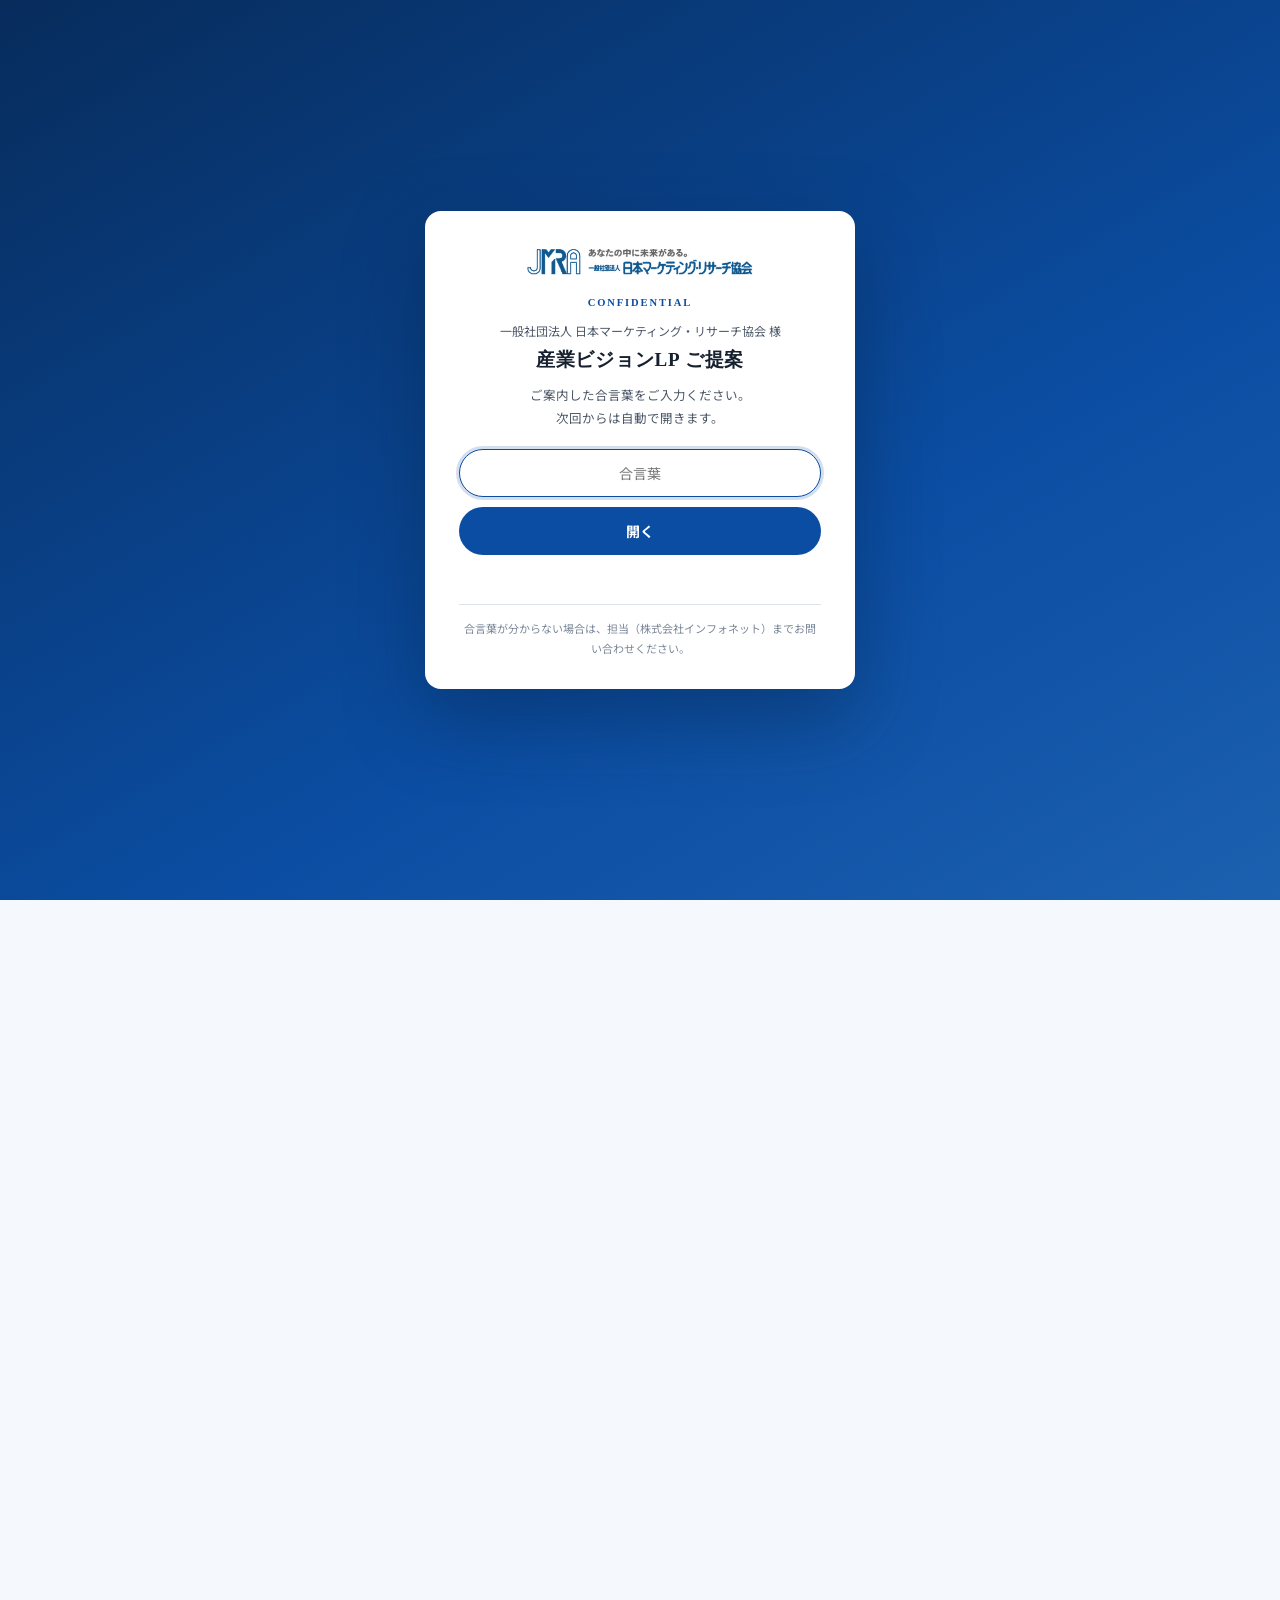
<file: index.html>
<!DOCTYPE html>
<html lang="ja" class="gate-on">
<head>
<meta charset="UTF-8">
<meta name="viewport" content="width=device-width, initial-scale=1.0">
<meta name="robots" content="noindex,nofollow">
<title>一般社団法人 日本マーケティング・リサーチ協会 様｜産業ビジョンLP ご提案一覧</title>
<link rel="preconnect" href="https://fonts.googleapis.com">
<link rel="preconnect" href="https://fonts.gstatic.com" crossorigin>
<link href="https://fonts.googleapis.com/css2?family=Noto+Sans+JP:wght@400;500;700;900&family=Inter:wght@600;700;800&display=swap" rel="stylesheet">
<style>
  :root{
    --navy:#0B4DA2; --navy-d:#072C5C; --ink:#1d2733; --gray:#5f6b7a;
    --line:#e3e7ee; --bg:#f5f8fc; --card:#fff;
    --orange:#FF7A2F; --green:#2FA37A;
  }
  *{margin:0;padding:0;box-sizing:border-box;}
  body{font-family:"Noto Sans JP","Yu Gothic Medium","Yu Gothic","Hiragino Kaku Gothic ProN",sans-serif;color:var(--ink);background:var(--bg);line-height:1.85;-webkit-font-smoothing:antialiased;}
  a{text-decoration:none;color:inherit;}
  img{max-width:100%;display:block;}
  .inner{max-width:1180px;margin:0 auto;padding:0 24px;}
  .en{font-family:"Inter",sans-serif;}

  /* 常時表示のトップバー（アーカイブ導線） */
  .topbar{position:sticky;top:0;z-index:80;background:rgba(255,255,255,.94);backdrop-filter:blur(8px);-webkit-backdrop-filter:blur(8px);border-bottom:1px solid var(--line);}
  .topbar .inner{display:flex;align-items:center;justify-content:space-between;gap:14px;height:52px;}
  .topbar .ttl{font-size:12.5px;font-weight:700;color:var(--navy-d);display:flex;align-items:center;gap:9px;}
  .topbar .ttl .tag{font-size:10.5px;font-weight:800;letter-spacing:.06em;color:#fff;background:var(--navy);border-radius:5px;padding:3px 9px;}
  .topbar a.arc{display:inline-flex;align-items:center;gap:7px;font-size:12px;font-weight:700;color:#5f6b7a;border:1.5px solid #ccd5e0;border-radius:999px;padding:7px 17px;transition:.16s;white-space:nowrap;}
  .topbar a.arc:hover{border-color:var(--navy);color:var(--navy);background:#eef4fc;}
  .topbar a.arc svg{width:13px;height:13px;}

  /* 採用案（1案）を横長カードで大きく見せる */
  .grid.one{grid-template-columns:1fr;}
  .card.wide{flex-direction:row;}
  .card.wide .ph{width:54%;height:auto;min-height:300px;border-bottom:none;border-right:1px solid var(--line);flex:none;}
  .card.wide .tx{padding:26px 28px 26px;justify-content:center;}
  .card.wide h3{font-size:18px;}
  .card.wide p{font-size:13px;}
  .pick{display:inline-flex;align-items:center;gap:6px;font-size:11px;font-weight:800;letter-spacing:.06em;color:#fff;background:var(--green);border-radius:999px;padding:4px 13px;margin-bottom:10px;width:fit-content;}
  .arc-row{margin-top:20px;background:#fff;border:1px dashed #c8d3e0;border-radius:12px;padding:15px 20px;display:flex;align-items:center;justify-content:space-between;gap:14px;flex-wrap:wrap;}
  .arc-row .t{font-size:12.5px;color:var(--gray);}
  .arc-row .t b{color:var(--navy-d);}

  header.hero{background:linear-gradient(120deg,var(--navy-d) 0%,var(--navy) 68%,#1b64c4 100%);color:#fff;padding:56px 0 48px;}
  .hero .en{letter-spacing:.3em;font-size:12px;font-weight:800;color:#8fd6ff;}
  .hero h1{font-size:29px;margin-top:11px;line-height:1.5;}
  .hero p.sub{margin-top:14px;color:#d3e3f7;font-size:14px;max-width:52em;}
  .hero .meta{display:flex;gap:12px;flex-wrap:wrap;margin-top:24px;font-size:12.5px;color:#eaf2fd;}
  .hero .meta span{background:rgba(255,255,255,.13);border-radius:999px;padding:6px 18px;}

  section{padding:52px 0 8px;}
  .sec-head{display:flex;align-items:baseline;gap:14px;margin-bottom:8px;}
  .sec-head h2{font-size:20px;color:var(--navy-d);}
  .sec-head .en{color:var(--navy);font-size:11px;font-weight:800;letter-spacing:.22em;}
  .sec-lead{color:var(--gray);font-size:13px;margin-bottom:22px;max-width:58em;}

  .grid{display:grid;grid-template-columns:repeat(2,1fr);gap:22px;}
  .grid.struct{align-items:start;}
  .card{background:var(--card);border:1px solid var(--line);border-radius:14px;overflow:hidden;box-shadow:0 4px 16px rgba(11,77,162,.07);transition:.22s;display:flex;flex-direction:column;}
  .card:hover{transform:translateY(-4px);box-shadow:0 12px 28px rgba(11,77,162,.15);}
  .card .ph{height:210px;overflow:hidden;background:#eef2f8;border-bottom:1px solid var(--line);position:relative;}
  .card .ph img{width:100%;height:100%;object-fit:cover;object-position:top center;}
  .card .ph.pdf{display:flex;align-items:center;justify-content:center;background:linear-gradient(120deg,var(--navy-d) 0%,var(--navy) 70%,#1b64c4 100%);}
  .card .ph.pdf .cover{color:#fff;text-align:center;line-height:1.85;}
  .card .ph.pdf .cover .t{font-size:16px;font-weight:800;letter-spacing:.05em;}
  .card .ph.pdf .cover .p{font-size:11px;color:#9fd2ff;letter-spacing:.28em;margin-top:6px;font-family:"Inter",sans-serif;}
  .badge{position:absolute;top:12px;left:12px;font-size:11px;font-weight:800;color:#fff;border-radius:5px;padding:3px 11px;background:rgba(7,44,92,.82);backdrop-filter:blur(3px);letter-spacing:.04em;}
  .badge.a{background:var(--navy);}
  .badge.b{background:var(--green);}
  .card .tx{padding:18px 20px 20px;flex:1;display:flex;flex-direction:column;}
  .card h3{font-size:15.5px;color:var(--navy-d);display:flex;align-items:center;gap:9px;flex-wrap:wrap;}
  .card h3 .sw{width:14px;height:14px;border-radius:4px;flex:none;}
  .card p{font-size:12.5px;color:var(--gray);margin-top:7px;flex:1;}
  .card .links{margin-top:14px;display:flex;gap:8px;flex-wrap:wrap;}
  .btn{display:inline-flex;align-items:center;gap:6px;font-size:12px;font-weight:700;border-radius:999px;padding:8px 18px;transition:.16s;}
  .btn.p{background:var(--navy);color:#fff;}
  .btn.p:hover{background:#0a5bc4;transform:translateY(-2px);}
  .btn.o{border:1.5px solid var(--navy);color:var(--navy);}
  .btn.o:hover{background:#e8f0fb;}
  .btn svg{width:13px;height:13px;}

  table.map{width:100%;border-collapse:collapse;background:#fff;font-size:12.5px;border-radius:12px;overflow:hidden;box-shadow:0 4px 16px rgba(11,77,162,.07);}
  table.map th,table.map td{border-bottom:1px solid var(--line);padding:11px 16px;text-align:left;vertical-align:top;}
  table.map th{background:var(--navy);color:#fff;font-weight:600;}
  table.map tr:last-child td{border-bottom:none;}
  table.map td.st{color:var(--green);font-weight:700;white-space:nowrap;}

  .note{background:#fff8ef;border:1px solid #f3d3ac;border-radius:12px;padding:16px 20px;font-size:12.5px;margin-top:26px;color:#7a5a30;line-height:1.9;}
  footer{margin:56px 0 0;padding:22px 0 34px;border-top:1px solid var(--line);color:#98a3b2;font-size:11.5px;}
  footer .inner{display:flex;justify-content:space-between;flex-wrap:wrap;gap:8px;}

  @media(max-width:900px){
    .grid{grid-template-columns:1fr;}
    .card.wide{flex-direction:column;}
    .card.wide .ph{width:100%;min-height:0;height:210px;border-right:none;border-bottom:1px solid var(--line);}
    .card.wide .tx{padding:18px 20px 20px;}
    .topbar .ttl{display:none;}
    .topbar .inner{justify-content:flex-end;}
    .topbar a.arc{font-size:11.5px;padding:7px 14px;}
    .hero h1{font-size:22px;}
    section{padding:40px 0 4px;}
  }
</style>
</head>
<body>
<!-- ============================================================================
     合言葉ゲート（自己完結ブロック）
     ----------------------------------------------------------------------------
     ・GitHub Pages は静的配信のため Basic認証が使えない。社内標準の「合言葉ゲート」で覆う。
     ・合言葉は平文で置かず SHA-256 のハッシュのみを持つ（ソースを見ても文字列は読めない）。
     ・一度入れれば localStorage に記録し、次回から自動で開く。
     ・ローカル（127.0.0.1 / localhost / file://）では検証・撮影のため自動で解除する。
     ※ 静的サイトのクライアント側ゲートのため、これは「覗き見防止」であり
       アクセス制御ではない。URLと合言葉の取り扱いは通常どおりご注意ください。
     ============================================================================ -->
<style>
html.gate-on,html.gate-on body{overflow:hidden !important;height:100%;}
#jmGate{position:fixed;inset:0;z-index:99999;display:flex;align-items:center;justify-content:center;
  padding:24px;background:linear-gradient(150deg,#072C5C 0%,#0B4DA2 62%,#1C60B0 100%);
  font-family:"Noto Sans JP","Yu Gothic Medium","Yu Gothic","Hiragino Kaku Gothic ProN",sans-serif;}
html:not(.gate-on) #jmGate{display:none;}
#jmGate .jg-box{width:min(430px,100%);background:#fff;border:none;border-radius:16px;padding:38px 34px 30px;
  box-shadow:0 30px 80px rgba(5,29,61,.4);text-align:center;margin:0;}
#jmGate .jg-lg{height:26px;width:auto;margin:0 auto 18px;display:block;}
#jmGate .jg-en{display:block;font-family:"Libre Baskerville","Times New Roman",serif;font-size:10.5px;
  font-weight:700;letter-spacing:.18em;color:#0B4DA2;background:none;padding:0;margin:0;}
#jmGate .jg-org{font-size:12px;line-height:1.7;color:#4A5666;margin-top:8px;}
#jmGate h1{font-family:"BIZ UDPMincho","Yu Mincho","Hiragino Mincho ProN",serif;
  font-size:19px;line-height:1.55;margin:4px 0 8px;color:#16202E;font-weight:700;letter-spacing:.04em;}
#jmGate p{font-size:12.5px;line-height:1.85;color:#4A5666;margin-bottom:20px;}
#jmGate form{display:flex;flex-direction:column;gap:10px;}
#jmGate input{border:1.5px solid #DCE3EC;border-radius:999px;padding:13px 20px;font-size:14px;
  text-align:center;font-family:inherit;color:#16202E;}
#jmGate input:focus{outline:none;border-color:#0B4DA2;box-shadow:0 0 0 3px rgba(11,77,162,.18);}
#jmGate button{border:none;border-radius:999px;padding:14px;font-size:14px;font-weight:700;
  background:#0B4DA2;color:#fff;cursor:pointer;font-family:inherit;transition:background .2s;}
#jmGate button:hover{background:#093C7E;}
#jmGate .jg-err{color:#C0392B;font-size:12.5px;margin-top:12px;min-height:19px;}
#jmGate .jg-note{font-size:11px;color:#7A8698;margin:18px 0 0;background:none;border:none;
  border-top:1px solid #DCE3EC;border-radius:0;padding:14px 0 0;line-height:1.8;text-align:center;}
</style>

<div id="jmGate" role="dialog" aria-modal="true" aria-label="合言葉の入力">
  <div class="jg-box">
    <img class="jg-lg" src="images/logo_jmra.png" alt="" onerror="this.style.display='none'">
    <div class="jg-en">CONFIDENTIAL</div>
    <div class="jg-org">一般社団法人 日本マーケティング・リサーチ協会 様</div>
    <h1>産業ビジョンLP ご提案</h1>
    <p>ご案内した合言葉をご入力ください。<br>次回からは自動で開きます。</p>
    <form id="jmGateForm" autocomplete="off">
      <input type="password" id="jmGatePass" placeholder="合言葉" aria-label="合言葉" autocomplete="current-password">
      <button type="submit">開く</button>
    </form>
    <div class="jg-err" id="jmGateErr" role="alert"></div>
    <div class="jg-note">合言葉が分からない場合は、担当（株式会社インフォネット）までお問い合わせください。</div>
  </div>
</div>

<script>
(function(){
  var HASH = 'a7b425549e834b906061779c946e3e9fddd5a3e487f3b2570d9313a42aded3bf';
  var KEY  = 'jmra_vision_gate';
  var html = document.documentElement;
  var host = location.hostname;
  var local = (host === '127.0.0.1' || host === 'localhost' || host === '');

  function open_(){ html.classList.remove('gate-on'); }

  /* ローカル（検証・スクリーンショット撮影）では素通し */
  if (local) { open_(); return; }
  try { if (localStorage.getItem(KEY) === HASH) { open_(); return; } } catch (e) {}

  async function sha256(t){
    var b = new TextEncoder().encode(t);
    var d = await crypto.subtle.digest('SHA-256', b);
    return Array.prototype.map.call(new Uint8Array(d), function(x){
      return ('0' + x.toString(16)).slice(-2);
    }).join('');
  }

  var form = document.getElementById('jmGateForm');
  var input = document.getElementById('jmGatePass');
  var err = document.getElementById('jmGateErr');

  form.addEventListener('submit', function(ev){
    ev.preventDefault();
    err.textContent = '';
    var v = (input.value || '').trim();
    if (!v) { err.textContent = '合言葉をご入力ください。'; return; }
    /* crypto.subtle は https / localhost でのみ使える。使えない環境では入力を弾かない設計にはしない。 */
    if (!(window.crypto && crypto.subtle)) { err.textContent = 'この環境では確認できませんでした。'; return; }
    sha256(v).then(function(h){
      if (h === HASH) {
        try { localStorage.setItem(KEY, HASH); } catch (e) {}
        open_();
      } else {
        err.textContent = '合言葉が違うようです。';
        input.value = ''; input.focus();
      }
    }).catch(function(){ err.textContent = '確認できませんでした。'; });
  });

  setTimeout(function(){ try{ input.focus(); }catch(e){} }, 60);
})();
</script>
<!-- ===================== 合言葉ゲート ここまで ===================== -->




<div class="topbar">
  <div class="inner">
    <div class="ttl"><span class="tag">JMRA</span>産業ビジョンLP ご提案一覧</div>
    <a class="arc" href="archive.html">
      <svg viewBox="0 0 24 24" fill="none" stroke="currentColor" stroke-width="2.4" stroke-linecap="round" stroke-linejoin="round"><rect x="3" y="4" width="18" height="5" rx="1"/><path d="M5 9v10h14V9"/><path d="M10 13h4"/></svg>
      過去のデザイン案（A・C）アーカイブ
    </a>
  </div>
</div>

<header class="hero">
  <div class="inner">
    <div class="en">PROPOSAL INDEX — JMRA Industry Vision LP</div>
    <h1>一般社団法人 日本マーケティング・リサーチ協会 様<br>産業ビジョンLP ご提案一覧</h1>
    <p class="sub">「調べる」から、「意思をつくる」へ。──動きのあるLPと、将来の追加改修でもトンマナを揃え続けられるデザインシステムのご提案です。御提案書・デザインカンプ（デザイン案B）・設計資料（サイトマップ／ワイヤーフレーム）を1ページにまとめました。過去のデザイン案A・Cはアーカイブに保管しています。</p>
    <div class="meta">
      <span>株式会社インフォネット</span>
      <span>制作パートナー：株式会社ITLINE</span>
      <span>2026年9月</span>
      <span>現行サイト：jmra-net.or.jp（infoCMS）</span>
    </div>
  </div>
</header>

<section>
  <div class="inner">
    <div class="sec-head"><h2>ご提案書</h2><span class="en">PROPOSAL</span></div>
    <p class="sec-lead">デザインのご案内に絞った本編です。3案のコンセプト、ページ構成（支援実績事例・独自サービス）、納品形態・進め方を収録しています。</p>
    <div class="grid">
      <a class="card" href="日本マーケティング・リサーチ協会_御提案書.pdf" target="_blank" rel="noopener">
        <div class="ph pdf">
          <span class="badge">PROPOSAL</span>
          <span class="cover"><span class="t">JMRA 産業ビジョンLP<br>御提案書</span><span class="p">PROPOSAL DOCUMENT</span></span>
        </div>
        <div class="tx">
          <h3>御提案書（PDF・全13ページ）</h3>
          <p>デザインに絞ったご案内です。本資料について／与件・スコープ／LP全体構成／デザインコンセプト比較／デザイン案A・B・C（ご選定前の比較）／支援実績事例の構成／独自サービスの構成／納品形態・進め方／会社概要。今回の範囲は「デザイン＋動くモックアップのHTMLデータ納品」で、現行サイト（infoCMS）への設置は日本マーケティング・リサーチ協会様にて実施、保守・運用は含みません。</p>
          <div class="links"><span class="btn p">PDFを開く
            <svg viewBox="0 0 24 24" fill="none" stroke="currentColor" stroke-width="2.6" stroke-linecap="round" stroke-linejoin="round"><path d="M5 12h13"/><path d="M13 6l6 6-6 6"/></svg></span></div>
        </div>
      </a>
    </div>
  </div>
</section>

<section>
  <div class="inner">
    <div class="sec-head"><h2>デザインカンプ（実際に動くHTML）</h2><span class="en">DESIGN MOCKUP</span></div>
    <p class="sec-lead">ご選定いただいた<b>デザイン案B（可能性が、ひらく）</b>です。カードのクリックで事例が絞り込まれ、並べ替えでカードが動きます（実際に触れるHTMLモックアップ）。PC・スマートフォンのどちらでもご覧いただけます。</p>
    <div class="grid one">
      <a class="card wide" href="JMRA_デザイン案B_可能性がひらく.html" target="_blank" rel="noopener">
        <div class="ph"><span class="badge b">デザイン案B</span><img src="shots/B_fv_pc.png" alt="デザイン案B（可能性が、ひらく）ファーストビュー"></div>
        <div class="tx">
          <span class="pick">✓ 進行中のデザイン</span>
          <h3><span class="sw" style="background:#7BA4DA"></span>デザイン案B｜可能性が、ひらく</h3>
          <p><b>白から淡いブルーへのグラデーションの上を、ひとつの起点から描かれるリボンがひらいていくメインビジュアル。</b>「ひとつのインサイトから、価値と可能性がひらく」ことを、データやグラフを使わずに動きで表しています。見出しは Kosugi、英字は Poppins。産業ビジョン・提供価値マップ・支援実績事例・独自サービスの構成はそのままに、読み込み時のリボン描画、光の流れ、見出しの立ち上がりといった動きを加えています。</p>
          <div class="links"><span class="btn p">カンプを開く（PC/SP対応）
            <svg viewBox="0 0 24 24" fill="none" stroke="currentColor" stroke-width="2.6" stroke-linecap="round" stroke-linejoin="round"><path d="M5 12h13"/><path d="M13 6l6 6-6 6"/></svg></span></div>
        </div>
      </a>
    </div>

    <div class="arc-row">
      <span class="t"><b>過去のデザイン案（A・C）</b>は、アーカイブに保管しています。いつでもご覧いただけます。</span>
      <a class="btn o" href="archive.html">アーカイブを開く
        <svg viewBox="0 0 24 24" fill="none" stroke="currentColor" stroke-width="2.6" stroke-linecap="round" stroke-linejoin="round"><path d="M5 12h13"/><path d="M13 6l6 6-6 6"/></svg></a>
    </div>
  </div>
</section>

<section>
  <div class="inner">
    <div class="sec-head"><h2>設計資料</h2><span class="en">SITE STRUCTURE &amp; WIREFRAME</span></div>
    <p class="sec-lead">LP内のセクション階層（アンカー構成）と、将来のDB化を見据えた拡張ページの道筋、各セクションの要素・意図をまとめた設計図です。</p>
    <div class="grid struct">
      <div class="card">
        <div class="tx">
          <h3>想定サイトマップ（LP＋将来拡張）</h3>
          <p>LP内セクション（ヒーロー／産業ビジョン／支援実績事例／推奨サービス／資料DL・問い合わせ）のアンカー階層に加え、将来DB化で追加する★新規ページ（事例詳細・カテゴリ別一覧・サービス詳細・データ管理）をツリーで図示。末尾にページ一覧表を掲載しています。</p>
          <div class="links"><a class="btn p" href="日本マーケティング・リサーチ協会_サイトマップ.html" target="_blank" rel="noopener">サイトマップを開く（HTML）
            <svg viewBox="0 0 24 24" fill="none" stroke="currentColor" stroke-width="2.6" stroke-linecap="round" stroke-linejoin="round"><path d="M5 12h13"/><path d="M13 6l6 6-6 6"/></svg></a></div>
        </div>
      </div>
      <div class="card">
        <div class="tx">
          <h3>ワイヤーフレーム（PC／SP）</h3>
          <p>image1の目標イメージを土台に、5セクションを作り込んだ単一HTMLのワイヤーです。支援実績事例の「フィルタタブ＋ソートUI」を明示し、事例カード・サービスカードを将来のデータ流し込みを前提とした繰り返しコンポーネントとして注記しています。</p>
          <div class="links"><a class="btn p" href="日本マーケティング・リサーチ協会_ワイヤーフレーム.html" target="_blank" rel="noopener">ワイヤーフレームを開く（HTML）
            <svg viewBox="0 0 24 24" fill="none" stroke="currentColor" stroke-width="2.6" stroke-linecap="round" stroke-linejoin="round"><path d="M5 12h13"/><path d="M13 6l6 6-6 6"/></svg></a></div>
        </div>
      </div>
    </div>

    <div style="margin-top:26px;">
      <h3 style="font-size:16px;color:var(--navy-d);margin-bottom:12px;">本ご提案の対応表</h3>
      <table class="map">
        <tr><th style="width:44%">ご提案依頼の観点</th><th>対応資料</th></tr>
        <tr><td>デザイン案（2案以上）</td><td class="st">✔ デザイン案B（可能性が、ひらく）で進行／案A・案Cはアーカイブ</td></tr>
        <tr><td>サイト構成（LP内階層・将来拡張）</td><td class="st">✔ 想定サイトマップ（HTML）</td></tr>
        <tr><td>ワイヤーフレーム（PC／SP）</td><td class="st">✔ ワイヤーフレーム（HTML）</td></tr>
        <tr><td>動きの仕様（フィルタ／ソート）</td><td class="st">✔ デザイン案Bで実装（実際に動くHTML）</td></tr>
        <tr><td>将来のDB化・トンマナ統一</td><td class="st">✔ サイトマップ フェーズ2＋御提案書で方針提示</td></tr>
        <tr><td>ご提案の全体像</td><td class="st">✔ 御提案書（PDF）</td></tr>
      </table>
    </div>

    <div class="note">
      ※ 事例・サービスの掲載内容は、いただいたリスト（2026年9月18日版）の実データです（事例101件／12社・サービス186件／20社）。メインビジュアル等の画像は制作イメージです。<br>
      ※ 御見積書は本ページには掲載せず、別途ご提示いたします（本件はインフォネット経由・制作原価ベース）。
    </div>
  </div>
</section>

<footer>
  <div class="inner">
    <span>一般社団法人 日本マーケティング・リサーチ協会 様｜産業ビジョンLP ご提案一覧</span>
    <span>© infoNet inc. All Rights Reserved.　CONFIDENTIAL</span>
  </div>
</footer>

</body>
</html>
</file>
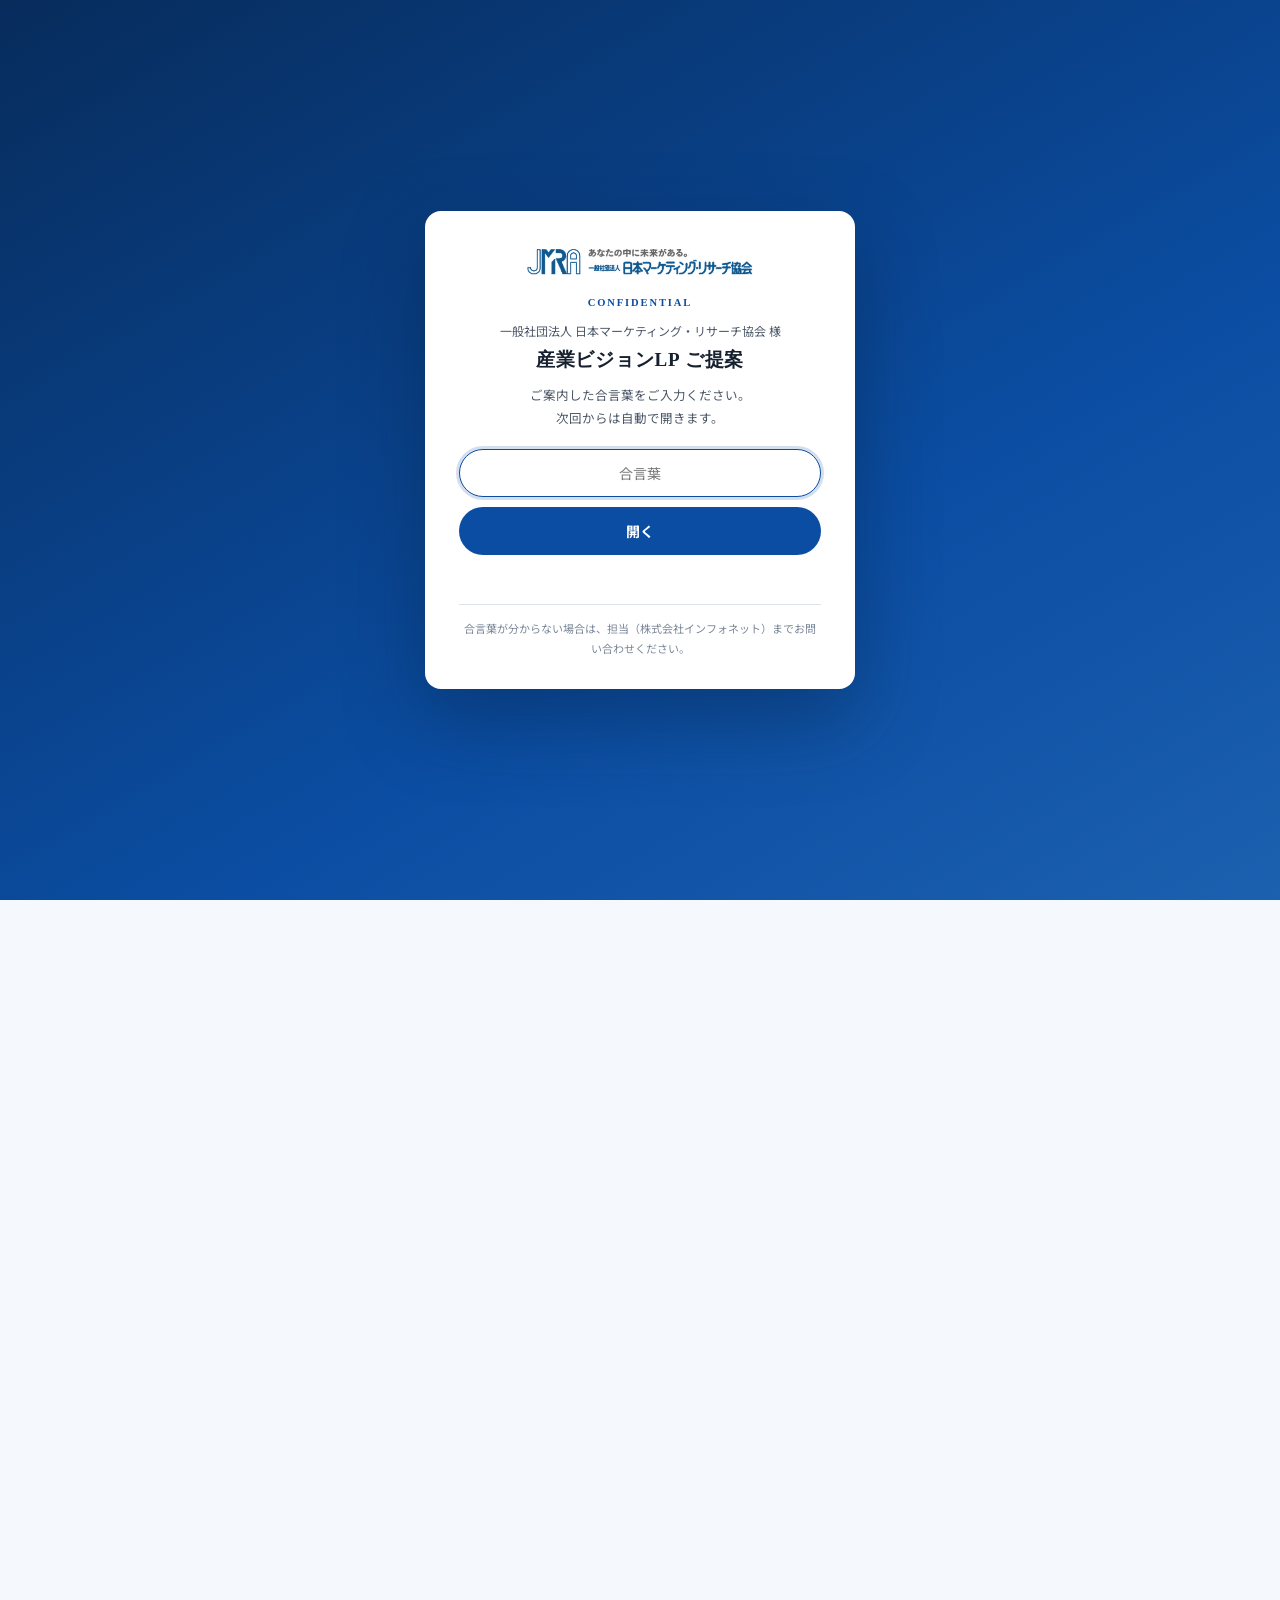
<file: archive.html>
<!DOCTYPE html>
<html lang="ja" class="gate-on">
<head>
<meta charset="UTF-8">
<meta name="viewport" content="width=device-width, initial-scale=1.0">
<meta name="robots" content="noindex,nofollow">
<title>アーカイブ｜産業ビジョンLP ご提案一覧（日本マーケティング・リサーチ協会 様）</title>
<link rel="preconnect" href="https://fonts.googleapis.com">
<link rel="preconnect" href="https://fonts.gstatic.com" crossorigin>
<link href="https://fonts.googleapis.com/css2?family=Noto+Sans+JP:wght@400;500;700;900&family=Inter:wght@600;700;800&display=swap" rel="stylesheet">
<style>
  :root{
    --navy:#0B4DA2; --navy-d:#072C5C; --ink:#1d2733; --gray:#5f6b7a;
    --line:#e3e7ee; --bg:#f5f8fc; --card:#fff;
    --orange:#FF7A2F; --green:#2FA37A; --arc:#6B7787;
  }
  *{margin:0;padding:0;box-sizing:border-box;}
  body{font-family:"Noto Sans JP","Yu Gothic Medium","Yu Gothic","Hiragino Kaku Gothic ProN",sans-serif;color:var(--ink);background:var(--bg);line-height:1.85;-webkit-font-smoothing:antialiased;}
  a{text-decoration:none;color:inherit;}
  img{max-width:100%;display:block;}
  .inner{max-width:1180px;margin:0 auto;padding:0 24px;}
  .en{font-family:"Inter",sans-serif;}

  /* 常時表示のトップバー（ご提案一覧へ戻る） */
  .topbar{position:sticky;top:0;z-index:80;background:rgba(255,255,255,.94);backdrop-filter:blur(8px);-webkit-backdrop-filter:blur(8px);border-bottom:1px solid var(--line);}
  .topbar .inner{display:flex;align-items:center;justify-content:space-between;gap:14px;height:52px;}
  .topbar .ttl{font-size:12.5px;font-weight:700;color:var(--navy-d);display:flex;align-items:center;gap:9px;}
  .topbar .ttl .tag{font-size:10.5px;font-weight:800;letter-spacing:.06em;color:#fff;background:var(--arc);border-radius:5px;padding:3px 9px;}
  .topbar a.back{display:inline-flex;align-items:center;gap:7px;font-size:12px;font-weight:700;color:var(--navy);border:1.5px solid var(--navy);border-radius:999px;padding:7px 17px;transition:.16s;white-space:nowrap;}
  .topbar a.back:hover{background:var(--navy);color:#fff;}
  .topbar a.back svg{width:13px;height:13px;}

  header.hero{background:linear-gradient(120deg,#3b4655 0%,#55616f 68%,#6b7787 100%);color:#fff;padding:44px 0 40px;}
  .hero .en{letter-spacing:.3em;font-size:12px;font-weight:800;color:#cfd8e3;}
  .hero h1{font-size:26px;margin-top:11px;line-height:1.5;}
  .hero p.sub{margin-top:14px;color:#e2e8f0;font-size:14px;max-width:52em;}
  .hero .meta{display:flex;gap:12px;flex-wrap:wrap;margin-top:22px;font-size:12.5px;color:#f0f4f9;}
  .hero .meta span{background:rgba(255,255,255,.15);border-radius:999px;padding:6px 18px;}

  section{padding:46px 0 8px;}
  .sec-head{display:flex;align-items:baseline;gap:14px;margin-bottom:8px;}
  .sec-head h2{font-size:20px;color:var(--navy-d);}
  .sec-head .en{color:var(--arc);font-size:11px;font-weight:800;letter-spacing:.22em;}
  .sec-lead{color:var(--gray);font-size:13px;margin-bottom:22px;max-width:58em;}

  .grid{display:grid;grid-template-columns:repeat(2,1fr);gap:22px;}
  .card{background:var(--card);border:1px solid var(--line);border-radius:14px;overflow:hidden;box-shadow:0 4px 16px rgba(11,77,162,.07);transition:.22s;display:flex;flex-direction:column;}
  .card:hover{transform:translateY(-4px);box-shadow:0 12px 28px rgba(11,77,162,.15);}
  .card .ph{height:210px;overflow:hidden;background:#eef2f8;border-bottom:1px solid var(--line);position:relative;}
  .card .ph img{width:100%;height:100%;object-fit:cover;object-position:top center;filter:grayscale(.28);transition:.22s;}
  .card:hover .ph img{filter:none;}
  .badge{position:absolute;top:12px;left:12px;font-size:11px;font-weight:800;color:#fff;border-radius:5px;padding:3px 11px;background:rgba(7,44,92,.82);backdrop-filter:blur(3px);letter-spacing:.04em;}
  .card .tx{padding:18px 20px 20px;flex:1;display:flex;flex-direction:column;}
  .card h3{font-size:15.5px;color:var(--navy-d);display:flex;align-items:center;gap:9px;flex-wrap:wrap;}
  .card h3 .sw{width:14px;height:14px;border-radius:4px;flex:none;}
  .card p{font-size:12.5px;color:var(--gray);margin-top:7px;flex:1;}
  .card .links{margin-top:14px;display:flex;gap:8px;flex-wrap:wrap;}
  .btn{display:inline-flex;align-items:center;gap:6px;font-size:12px;font-weight:700;border-radius:999px;padding:8px 18px;transition:.16s;}
  .btn.p{background:var(--navy);color:#fff;}
  .btn.p:hover{background:#0a5bc4;transform:translateY(-2px);}
  .btn.o{border:1.5px solid var(--navy);color:var(--navy);}
  .btn.o:hover{background:#e8f0fb;}
  .btn svg{width:13px;height:13px;}

  .note{background:#fff8ef;border:1px solid #f3d3ac;border-radius:12px;padding:16px 20px;font-size:12.5px;margin-top:26px;color:#7a5a30;line-height:1.9;}
  .decided{background:#eaf3ff;border:1px solid #bcd8f7;border-radius:12px;padding:16px 20px;font-size:13px;color:#0B4DA2;line-height:1.9;margin-bottom:24px;}
  .decided b{font-weight:800;}
  footer{margin:56px 0 0;padding:22px 0 34px;border-top:1px solid var(--line);color:#98a3b2;font-size:11.5px;}
  footer .inner{display:flex;justify-content:space-between;flex-wrap:wrap;gap:8px;}

  @media(max-width:900px){
    .grid{grid-template-columns:1fr;}
    .hero h1{font-size:21px;}
    .topbar .ttl{display:none;}
    .topbar .inner{justify-content:flex-end;}
    .topbar a.back{font-size:11.5px;padding:7px 14px;}
  }
</style>
</head>
<body>
<!-- ============================================================================
     合言葉ゲート（自己完結ブロック）
     ----------------------------------------------------------------------------
     ・GitHub Pages は静的配信のため Basic認証が使えない。社内標準の「合言葉ゲート」で覆う。
     ・合言葉は平文で置かず SHA-256 のハッシュのみを持つ（ソースを見ても文字列は読めない）。
     ・一度入れれば localStorage に記録し、次回から自動で開く。
     ・ローカル（127.0.0.1 / localhost / file://）では検証・撮影のため自動で解除する。
     ※ 静的サイトのクライアント側ゲートのため、これは「覗き見防止」であり
       アクセス制御ではない。URLと合言葉の取り扱いは通常どおりご注意ください。
     ============================================================================ -->
<style>
html.gate-on,html.gate-on body{overflow:hidden !important;height:100%;}
#jmGate{position:fixed;inset:0;z-index:99999;display:flex;align-items:center;justify-content:center;
  padding:24px;background:linear-gradient(150deg,#072C5C 0%,#0B4DA2 62%,#1C60B0 100%);
  font-family:"Noto Sans JP","Yu Gothic Medium","Yu Gothic","Hiragino Kaku Gothic ProN",sans-serif;}
html:not(.gate-on) #jmGate{display:none;}
#jmGate .jg-box{width:min(430px,100%);background:#fff;border:none;border-radius:16px;padding:38px 34px 30px;
  box-shadow:0 30px 80px rgba(5,29,61,.4);text-align:center;margin:0;}
#jmGate .jg-lg{height:26px;width:auto;margin:0 auto 18px;display:block;}
#jmGate .jg-en{display:block;font-family:"Libre Baskerville","Times New Roman",serif;font-size:10.5px;
  font-weight:700;letter-spacing:.18em;color:#0B4DA2;background:none;padding:0;margin:0;}
#jmGate .jg-org{font-size:12px;line-height:1.7;color:#4A5666;margin-top:8px;}
#jmGate h1{font-family:"BIZ UDPMincho","Yu Mincho","Hiragino Mincho ProN",serif;
  font-size:19px;line-height:1.55;margin:4px 0 8px;color:#16202E;font-weight:700;letter-spacing:.04em;}
#jmGate p{font-size:12.5px;line-height:1.85;color:#4A5666;margin-bottom:20px;}
#jmGate form{display:flex;flex-direction:column;gap:10px;}
#jmGate input{border:1.5px solid #DCE3EC;border-radius:999px;padding:13px 20px;font-size:14px;
  text-align:center;font-family:inherit;color:#16202E;}
#jmGate input:focus{outline:none;border-color:#0B4DA2;box-shadow:0 0 0 3px rgba(11,77,162,.18);}
#jmGate button{border:none;border-radius:999px;padding:14px;font-size:14px;font-weight:700;
  background:#0B4DA2;color:#fff;cursor:pointer;font-family:inherit;transition:background .2s;}
#jmGate button:hover{background:#093C7E;}
#jmGate .jg-err{color:#C0392B;font-size:12.5px;margin-top:12px;min-height:19px;}
#jmGate .jg-note{font-size:11px;color:#7A8698;margin:18px 0 0;background:none;border:none;
  border-top:1px solid #DCE3EC;border-radius:0;padding:14px 0 0;line-height:1.8;text-align:center;}
</style>

<div id="jmGate" role="dialog" aria-modal="true" aria-label="合言葉の入力">
  <div class="jg-box">
    <img class="jg-lg" src="images/logo_jmra.png" alt="" onerror="this.style.display='none'">
    <div class="jg-en">CONFIDENTIAL</div>
    <div class="jg-org">一般社団法人 日本マーケティング・リサーチ協会 様</div>
    <h1>産業ビジョンLP ご提案</h1>
    <p>ご案内した合言葉をご入力ください。<br>次回からは自動で開きます。</p>
    <form id="jmGateForm" autocomplete="off">
      <input type="password" id="jmGatePass" placeholder="合言葉" aria-label="合言葉" autocomplete="current-password">
      <button type="submit">開く</button>
    </form>
    <div class="jg-err" id="jmGateErr" role="alert"></div>
    <div class="jg-note">合言葉が分からない場合は、担当（株式会社インフォネット）までお問い合わせください。</div>
  </div>
</div>

<script>
(function(){
  var HASH = 'a7b425549e834b906061779c946e3e9fddd5a3e487f3b2570d9313a42aded3bf';
  var KEY  = 'jmra_vision_gate';
  var html = document.documentElement;
  var host = location.hostname;
  var local = (host === '127.0.0.1' || host === 'localhost' || host === '');

  function open_(){ html.classList.remove('gate-on'); }

  /* ローカル（検証・スクリーンショット撮影）では素通し */
  if (local) { open_(); return; }
  try { if (localStorage.getItem(KEY) === HASH) { open_(); return; } } catch (e) {}

  async function sha256(t){
    var b = new TextEncoder().encode(t);
    var d = await crypto.subtle.digest('SHA-256', b);
    return Array.prototype.map.call(new Uint8Array(d), function(x){
      return ('0' + x.toString(16)).slice(-2);
    }).join('');
  }

  var form = document.getElementById('jmGateForm');
  var input = document.getElementById('jmGatePass');
  var err = document.getElementById('jmGateErr');

  form.addEventListener('submit', function(ev){
    ev.preventDefault();
    err.textContent = '';
    var v = (input.value || '').trim();
    if (!v) { err.textContent = '合言葉をご入力ください。'; return; }
    /* crypto.subtle は https / localhost でのみ使える。使えない環境では入力を弾かない設計にはしない。 */
    if (!(window.crypto && crypto.subtle)) { err.textContent = 'この環境では確認できませんでした。'; return; }
    sha256(v).then(function(h){
      if (h === HASH) {
        try { localStorage.setItem(KEY, HASH); } catch (e) {}
        open_();
      } else {
        err.textContent = '合言葉が違うようです。';
        input.value = ''; input.focus();
      }
    }).catch(function(){ err.textContent = '確認できませんでした。'; });
  });

  setTimeout(function(){ try{ input.focus(); }catch(e){} }, 60);
})();
</script>
<!-- ===================== 合言葉ゲート ここまで ===================== -->


<div class="topbar">
  <div class="inner">
    <div class="ttl"><span class="tag">ARCHIVE</span>過去のデザイン案</div>
    <a class="back" href="index.html">
      <svg viewBox="0 0 24 24" fill="none" stroke="currentColor" stroke-width="2.6" stroke-linecap="round" stroke-linejoin="round"><path d="M19 12H6"/><path d="M11 6l-6 6 6 6"/></svg>
      ご提案一覧へ戻る
    </a>
  </div>
</div>

<header class="hero">
  <div class="inner">
    <div class="en">ARCHIVE — JMRA Industry Vision LP</div>
    <h1>デザイン案 アーカイブ<br>（デザイン案A／デザイン案C）</h1>
    <p class="sub">ご検討いただいた過去のデザイン案です。<b>デザイン案B（可能性が、ひらく）での進行が決定</b>したため、ご提案一覧のトップからは外し、こちらに保管しています。いつでもご覧いただけます。</p>
    <div class="meta">
      <span>株式会社インフォネット</span>
      <span>制作パートナー：株式会社ITLINE</span>
      <span>2026年9月</span>
    </div>
  </div>
</header>

<section>
  <div class="inner">
    <div class="decided">
      <b>現在進行中のデザインは「デザイン案B｜可能性が、ひらく」です。</b><br>
      最新のカンプ・ご提案書は <a href="index.html" style="color:#0B4DA2;text-decoration:underline;font-weight:700;">ご提案一覧（トップ）</a> からご確認ください。
    </div>

    <div class="sec-head"><h2>過去のデザイン案</h2><span class="en">PAST DESIGN MOCKUPS</span></div>
    <p class="sec-lead">いずれも実際に動くHTMLです。構成・カテゴリ体系・会員企業での絞り込みはデザイン案Bと共通で、配色と世界観、ナビゲーションの置き方が異なります。</p>
    <div class="grid">
      <a class="card" href="JMRA_デザイン案A_ビジョンブルー.html" target="_blank" rel="noopener">
        <div class="ph"><span class="badge" style="background:#0B4DA2">デザイン案A</span><img src="shots/A_fv_pc.png" alt="デザイン案A（ビジョンブルー）ファーストビュー"></div>
        <div class="tx">
          <h3><span class="sw" style="background:#0B4DA2"></span>デザイン案A｜ビジョンブルー</h3>
          <p><b>水彩の抽象ビジュアル×明朝見出しの端正なトーン。</b>ひとつの点から形が右上へ開いていく絵で、データ表現を使わずに「可能性の広がり」を表す方向。見出しは BIZ UDPMincho、英字は Libre Baskerville（参考: techv.co.jp）。紺 #0B4DA2 を基準色に、協会としての信頼感を保った王道案です。</p>
          <div class="links"><span class="btn p">カンプを開く（PC/SP対応）
            <svg viewBox="0 0 24 24" fill="none" stroke="currentColor" stroke-width="2.6" stroke-linecap="round" stroke-linejoin="round"><path d="M5 12h13"/><path d="M13 6l6 6-6 6"/></svg></span></div>
        </div>
      </a>
      <a class="card" href="JMRA_デザイン案C_サイドナビ.html" target="_blank" rel="noopener">
        <div class="ph"><span class="badge" style="background:#16202E">デザイン案C</span><img src="shots/C_fv_pc.png" alt="デザイン案C（サイドナビ）ファーストビュー"></div>
        <div class="tx">
          <h3><span class="sw" style="background:#16202E"></span>デザイン案C｜サイドナビ</h3>
          <p><b>左固定のグローバルナビ＋大きな欧文タイポ。</b>ナビを左のパネルに常設し、見ているセクションをドットで示す構成（参考: rgf-professional.jp）。濃色セクションではパネルが黒に反転、ボタンは文字がスライドする動きつき。内容・データはデザイン案Bと同一で、モノトーン×JMRAブルーで構成しています。</p>
          <div class="links"><span class="btn p">カンプを開く（PC/SP対応）
            <svg viewBox="0 0 24 24" fill="none" stroke="currentColor" stroke-width="2.6" stroke-linecap="round" stroke-linejoin="round"><path d="M5 12h13"/><path d="M13 6l6 6-6 6"/></svg></span></div>
        </div>
      </a>
    </div>
  </div>
</section>

<section>
  <div class="inner">
    <div class="sec-head"><h2>メインビジュアル ご提案（比較）</h2><span class="en">KEY VISUAL COMPARISON</span></div>
    <p class="sec-lead">メインビジュアルの方向性を比較した資料です。デザイン案Bのメインビジュアルを選定いただくまでの経緯としてご参照いただけます。</p>
    <div class="grid">
      <div class="card">
        <div class="tx">
          <h3>メインビジュアル比較ページ</h3>
          <p>MV案A（水彩の抽象）／MV案B（可能性が、ひらく）／MV案C（ストック画像枠）を並べ、印象・読みやすさ・汎用性・留意点を比較した資料です。テキスト文字数の目安表も掲載しています。</p>
          <div class="links"><a class="btn p" href="mv-compare.html" target="_blank" rel="noopener">比較ページを開く
            <svg viewBox="0 0 24 24" fill="none" stroke="currentColor" stroke-width="2.6" stroke-linecap="round" stroke-linejoin="round"><path d="M5 12h13"/><path d="M13 6l6 6-6 6"/></svg></a></div>
        </div>
      </div>
    </div>

    <div class="note">
      ※ 本ページは過去案の保管用です。内容は選定時点のもので、以降の修正は反映していません。<br>
      ※ 最新のデザイン・ご提案書は「ご提案一覧（トップ）」をご覧ください。
    </div>
  </div>
</section>

<footer>
  <div class="inner">
    <span>© 2026 株式会社インフォネット／制作パートナー：株式会社ITLINE</span>
    <span>一般社団法人 日本マーケティング・リサーチ協会 様｜産業ビジョンLP</span>
  </div>
</footer>

</body>
</html>
</file>
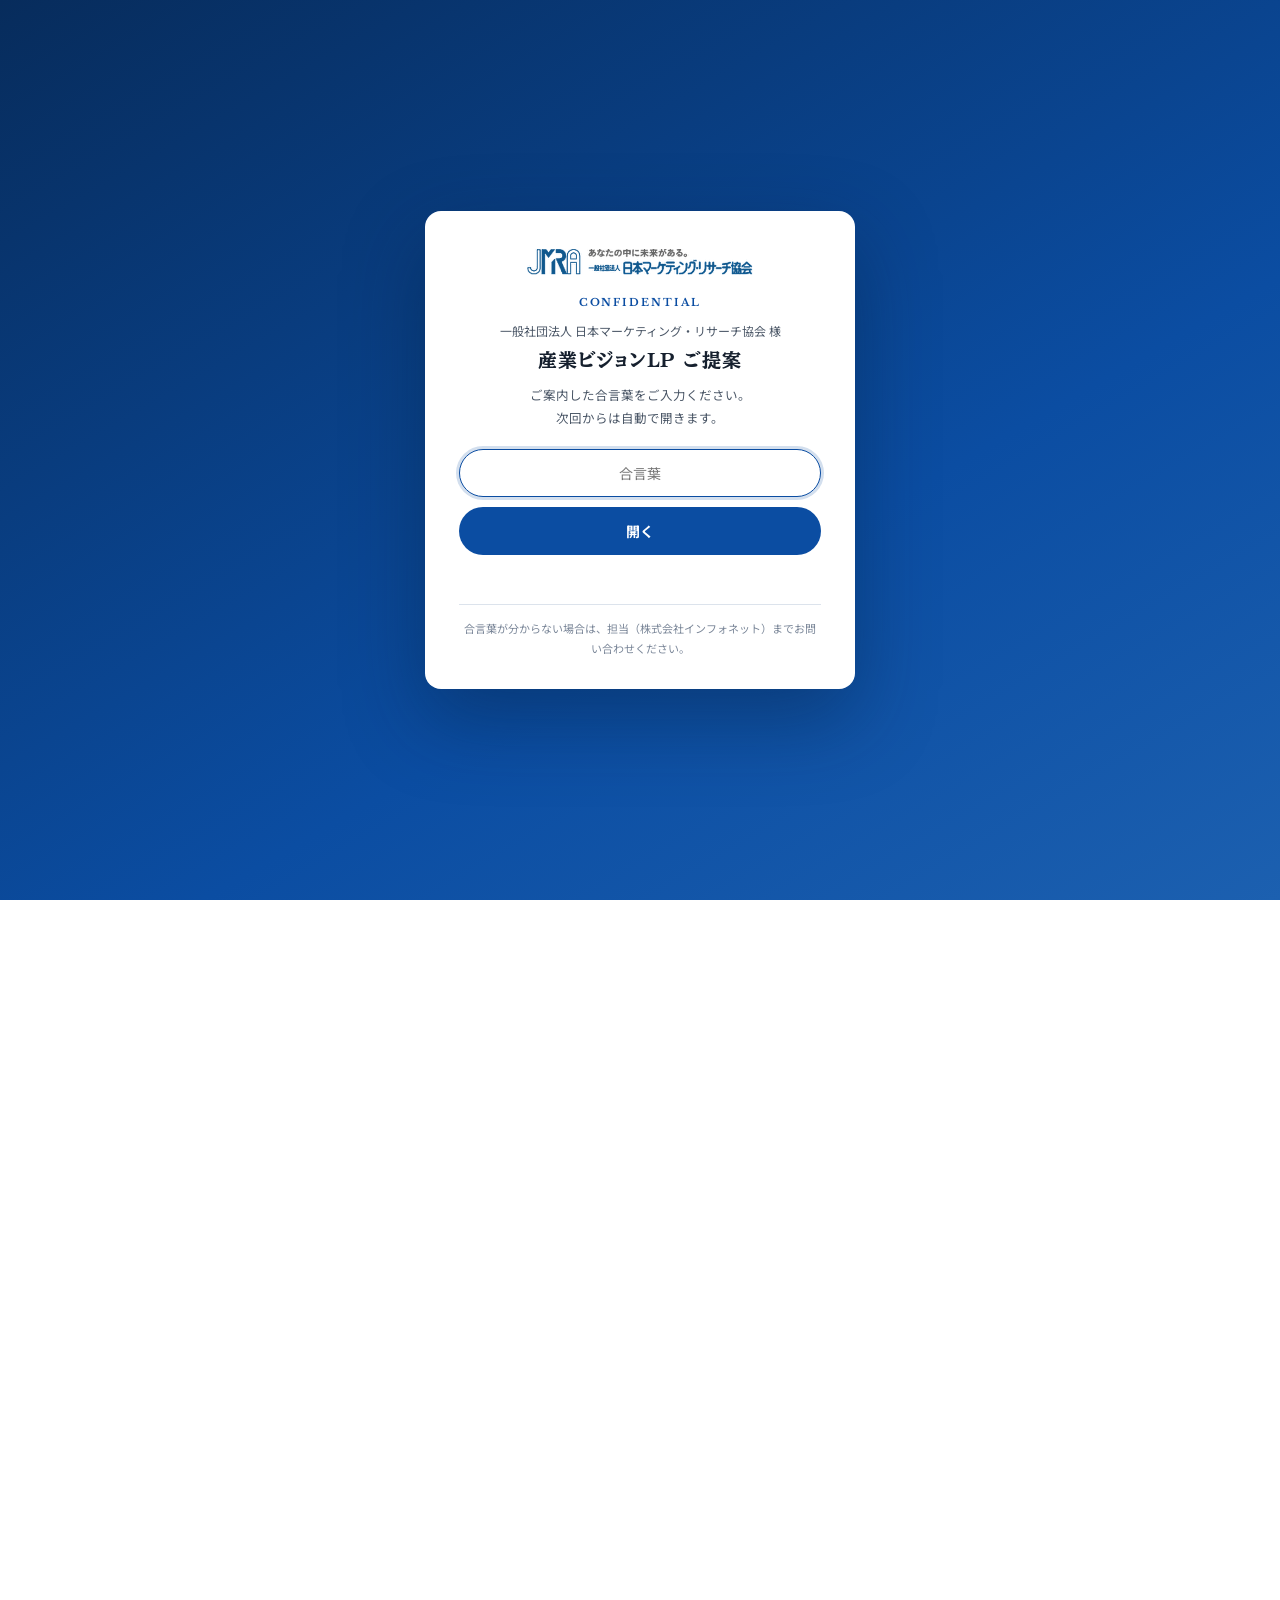
<file: jmra-vision-a.html>
<!DOCTYPE html>
<html lang="ja" class="gate-on">
<head>
<meta charset="UTF-8">
<meta name="viewport" content="width=device-width, initial-scale=1.0">
<title>マーケティング・リサーチ産業VISION｜一般社団法人 日本マーケティング・リサーチ協会｜デザイン案A（ビジョンブルー）</title>
<meta name="description" content="「調べる」から、「意思をつくる」へ。一般社団法人 日本マーケティング・リサーチ協会が策定した、マーケティング・リサーチ産業のこれからのビジョン。">
<meta name="robots" content="noindex,nofollow">
<link rel="preconnect" href="https://fonts.googleapis.com">
<link rel="preconnect" href="https://fonts.gstatic.com" crossorigin>
<link href="https://fonts.googleapis.com/css2?family=Noto+Sans+JP:wght@400;500;700;900&family=BIZ+UDPMincho:wght@400;700&family=Libre+Baskerville:wght@400;700&family=Inter:wght@400;600;700;800&family=Barlow+Semi+Condensed:wght@500;600;700&display=swap" rel="stylesheet">
<style>
@charset "UTF-8";
/* ============================================================================
   JMRA Design Tokens v0.9
   一般社団法人 日本マーケティング・リサーチ協会 様 ／ 産業ビジョンLP
   ----------------------------------------------------------------------------
   制作: 株式会社インフォネット（制作パートナー: 株式会社ITLINE）
   2026-08 作成

   【このファイルの役割】
   JMRA様の Web 資産に「共通の基準値」を与えるための定義ファイルです。
   本LPだけでなく、将来のデータベース化・追加改修・他ページ展開の際にも
   このファイルを <link> するだけで同じトンマナを再現できます。

   【2層構造】
   Layer 1 (--jm-*)  : プリミティブ = 色そのもの。実装から直接使わない。
   Layer 2 (--c-*)   : セマンティック = 役割名。実装で触ってよいのはこちら。
   → 将来「主色を変えたい」ときは Layer 1 を1行変えるだけで全ページに波及します。

   【統一ブルー #0B4DA2 の根拠】
   現在、JMRA様のWeb資産にはブルーが4種類存在します。
     - コーポレートサイト skin.css .................. #0066A9 / #0073BE
     - 50周年記念特設サイト /Portals/0/50th/ ........ #0D558B / #0072BC
     - アニュアル・カンファレンス2025 LP ............ #354FD9
     - 各種資料上の認識 ............................. #003399
     - 協会ロゴマーク実測（logo.png） ............... #085288
   なかでも、最も権威のある基準は「協会ロゴマークそのものの色 #085288」です。
   #0B4DA2 はこのロゴ色と同系（いずれも hue 約210度のネイビーブルー）でありながら、
   Web上の可読性要件を満たすよう明度を最適化したものです。
   #0B4DA2 はこれらの中間に位置し、
     (1) どの既存資産とも系統が衝突しない
     (2) 白文字とのコントラスト比 8.18:1（WCAG AAA）で、紺帯に白見出しを
         載せる設計がすべて安全になる
     (3) #003399 より一段明るく現代的でありながら、業界団体としての
         信頼感（ネイビー寄り）を保つ
   の3点から、統一色として提案するものです。
   ========================================================================== */

:root{

  /* ==========================================================================
     Layer 1 — PRIMITIVE ／ 直接使用しないでください
     ========================================================================== */

  /* --- Blue ramp（主色） --------------------------------------------------- */
  --jm-blue-50 :#EEF4FB;
  --jm-blue-100:#D6E4F5;
  --jm-blue-200:#AEC8EA;
  --jm-blue-300:#7BA4DA;
  --jm-blue-400:#4A7FC6;
  --jm-blue-500:#1C60B0;
  --jm-blue-600:#0B4DA2;   /* ★ 統一色 PRIMARY ／ 白文字 8.18:1 (AAA) */
  --jm-blue-700:#093C7E;
  --jm-blue-800:#072C5C;   /* 濃紺面（推奨サービス・フッター） */
  --jm-blue-900:#051D3D;

  /* --- Secondary / Accent -------------------------------------------------- */
  --jm-teal-500  :#12A5C8;  /* データ・分析の記号色。送付イメージのシアンを継承 */
  --jm-teal-600  :#0E86A4;
  --jm-green-500 :#2FA37A;  /* 50周年サイト #52B386 の格上げ継承 */
  --jm-accent-500:#FF7A2F;  /* CTA。#FF6600 の明度調整継承 ※白文字は不可(3.0:1) */
  --jm-accent-700:#D95E12;  /* 白文字を載せる必要がある場合はこちら */

  /* --- Neutral ------------------------------------------------------------- */
  --jm-ink   :#16202E;
  --jm-ink-2 :#4A5666;
  --jm-ink-3 :#7A8698;
  --jm-line  :#DCE3EC;
  --jm-bg    :#F5F8FC;
  --jm-white :#FFFFFF;

  /* --- Legacy（移行元。削除せず由来を残す） --------------------------------- */
  --jm-legacy-corp:#0066A9;  /* /Portals/0/Skins/JMRA/skin.css 実測 */
  --jm-legacy-50th:#0D558B;  /* /Portals/0/50th/assets/css/style.css */
  --jm-legacy-conf:#354FD9;  /* /Portals/0/conference/2025lp/assets/css/style.css */
  --jm-logo-blue  :#085288;  /* ★協会ロゴマーク実測値。統一色 #0B4DA2 の根拠 */

  /* --- Category colors（事例カテゴリ／最大6色） ------------------------------ */
  --jm-cat-quant :#0B4DA2;   /* 定量調査 */
  --jm-cat-qual  :#12A5C8;   /* 定性調査 */
  --jm-cat-data  :#6B4FD6;   /* データ活用・AI */
  --jm-cat-ux    :#2FA37A;   /* UX・行動観察 */
  --jm-cat-global:#C86A12;   /* 海外・グローバル */
  --jm-cat-other :#6B7787;   /* その他 */


  /* ==========================================================================
     Layer 2 — SEMANTIC ／ 実装で使うのはここだけ
     ========================================================================== */

  --c-primary      :var(--jm-blue-600);
  --c-primary-hover:var(--jm-blue-700);
  --c-primary-weak :var(--jm-blue-50);
  --c-on-primary   :#fff;

  --c-secondary    :var(--jm-teal-500);

  --c-surface      :var(--jm-white);
  --c-surface-2    :var(--jm-bg);
  --c-surface-dark :var(--jm-blue-800);

  --c-border       :var(--jm-line);
  --c-border-strong:var(--jm-blue-200);

  --c-text         :var(--jm-ink);
  --c-text-muted   :var(--jm-ink-2);
  --c-text-faint   :var(--jm-ink-3);
  --c-text-on-dark :#fff;
  --c-text-on-dark-muted:rgba(255,255,255,.72); /* ダーク面は2階調のみ。グレー混色は濁る */

  --c-link         :var(--jm-blue-600);
  --c-cta-bg       :var(--jm-accent-500);
  --c-cta-text     :#fff;
  --c-focus-ring   :rgba(11,77,162,.35);


  /* ==========================================================================
     TYPOGRAPHY ／ Major Third (1.25) スケール
     ========================================================================== */
  --ff-ja :"Noto Sans JP","Yu Gothic Medium","Yu Gothic","Hiragino Kaku Gothic ProN",sans-serif;
  /* 見出し用（参考サイト https://www.techv.co.jp/ の書体構成に準拠）
     和文見出し＝BIZ UDPMincho（明朝）／英字ラベル＝Libre Baskerville（セリフ）
     本文はゴシック（--ff-ja）のままとし、見出しだけ明朝にしてコントラストをつける。 */
  --ff-head  :"BIZ UDPMincho","Yu Mincho","YuMincho","Hiragino Mincho ProN",serif;
  --ff-serif :"Libre Baskerville","Times New Roman",serif;
  --ff-en :"Inter","Noto Sans JP",sans-serif;
  --ff-num:"Barlow Semi Condensed","Inter",sans-serif;

  --fs-2xs :.6875rem;   /* 11px  カテゴリチップ */
  --fs-xs  :.75rem;     /* 12px  メタ情報 */
  --fs-sm  :.8125rem;   /* 13px  補助テキスト */
  --fs-base:.9375rem;   /* 15px  本文 */
  --fs-md  :1rem;       /* 16px  カードタイトル */
  --fs-lg  :1.125rem;   /* 18px  リード */
  --fs-xl  :1.375rem;   /* 22px  小見出し */
  --fs-2xl :1.75rem;    /* 28px  h3 */
  --fs-3xl :2.25rem;    /* 36px  h2 */
  --fs-4xl :3rem;       /* 48px  特大 */
  --fs-hero:clamp(1.75rem,4.4vw,3.25rem);

  --lh-tight:1.35;
  --lh-dense:1.65;
  --lh-base :1.85;

  --fw-r:400; --fw-m:500; --fw-b:700; --fw-x:900;
  --ls-label:.28em;  /* 英語ラベルのトラッキング */


  /* ==========================================================================
     SPACE ／ 4px ベース
     ========================================================================== */
  --sp-1:4px;  --sp-2:8px;  --sp-3:12px; --sp-4:16px; --sp-5:24px;
  --sp-6:32px; --sp-7:40px; --sp-8:56px; --sp-9:80px; --sp-10:112px;

  --sec-y    :clamp(56px,7vw,96px);
  --container:1180px;
  --gutter   :24px;
  --header-h :74px;


  /* ==========================================================================
     RADIUS / ELEVATION ／ 影には青みを混ぜる（グレーの影は安っぽく見える）
     ========================================================================== */
  --r-sm:6px; --r-md:10px; --r-lg:14px; --r-xl:20px; --r-pill:999px;

  --e-1:0 1px 2px rgba(9,32,72,.06), 0 2px 8px rgba(9,32,72,.05);
  --e-2:0 4px 16px rgba(9,32,72,.08);
  --e-3:0 10px 28px rgba(9,32,72,.13);
  --e-focus:0 0 0 3px var(--c-focus-ring);


  /* ==========================================================================
     MOTION
     ========================================================================== */
  --dur-1:120ms; --dur-2:200ms; --dur-3:320ms; --dur-4:520ms;
  --ease-out   :cubic-bezier(.22,.61,.36,1);
  --ease-inout :cubic-bezier(.65,0,.35,1);
  --ease-spring:cubic-bezier(.34,1.4,.64,1);
  --stagger:12ms;      /* 実効の上限は 240ms でキャップする */
}

/* ============================================================================
   BREAKPOINTS（本LPの正）
     1023px 以下 … 3列 → 2列
     599px  以下 … 2列 → 1列
   ※JMRA様既存資産は 768 / 1259（カンファレンスLP）、Bootstrap系（50周年）と
     まちまちのため、本LPでは上記2本に統一しています。
   ========================================================================== */

/* ============================================================================
   ACCESSIBILITY
   ========================================================================== */
@media (prefers-reduced-motion:reduce){
  :root{--dur-1:.01ms;--dur-2:.01ms;--dur-3:.01ms;--dur-4:.01ms;--stagger:0ms;}
  *,*::before,*::after{animation-duration:.01ms!important;animation-iteration-count:1!important;
    transition-duration:.01ms!important;scroll-behavior:auto!important;}
}

/* ==========================================================================
   デザイン案A「ビジョンブルー」
   いただいたレビュー用モックの構成・順序・カテゴリ体系をそのまま踏襲したうえで、
   ①実写／図版の投入 ②カード情報量の整理 ③色分けのルール化
   ④ダーク面のコントラスト確保 ⑤SP時のフィルタUI ⑥カード等高
   の6点を改善したデザインです。
   ========================================================================== */

*{margin:0;padding:0;box-sizing:border-box;}
html{overflow-x:hidden;scroll-behavior:smooth;scroll-padding-top:calc(var(--header-h) + 12px);}
body{font-family:var(--ff-ja);color:var(--c-text);background:var(--c-surface);line-height:var(--lh-base);
  font-size:var(--fs-base);-webkit-font-smoothing:antialiased;}
img{max-width:100%;display:block;}
a{text-decoration:none;color:inherit;}
button{font-family:inherit;cursor:pointer;border:none;background:none;color:inherit;}
select{font-family:inherit;}
:focus-visible{outline:none;box-shadow:var(--e-focus);border-radius:var(--r-sm);}
.inner{max-width:var(--container);margin:0 auto;padding:0 var(--gutter);}
.en{font-family:var(--ff-en);letter-spacing:var(--ls-label);font-weight:700;text-transform:uppercase;}
.num{font-family:var(--ff-num);font-variant-numeric:tabular-nums;}

html.still *,html.still *::before,html.still *::after{transition:none!important;animation:none!important;}
html.still .rv{opacity:1!important;transform:none!important;}
html.still .mx-axes{opacity:1!important;}
html.still .mx-arrow{clip-path:none!important;}
html.still dialog.md[open]{position:fixed;top:50%;left:50%;margin:0;transform:translate(-50%,-50%);z-index:9999;}
html.still dialog.sheet[open]{position:fixed;left:0;right:0;bottom:0;top:auto;margin:0;z-index:9999;}
html.still.hasdialog::after{content:"";position:fixed;inset:0;background:rgba(5,29,61,.55);z-index:9990;}
.js .rv{opacity:0;transform:translateY(18px);transition:opacity var(--dur-4) var(--ease-out),transform var(--dur-4) var(--ease-out);}
.js .rv.in{opacity:1;transform:none;}

/* ===== HEADER ===== */
.hdr{position:sticky;top:0;z-index:100;background:rgba(255,255,255,.94);
  backdrop-filter:blur(10px);-webkit-backdrop-filter:blur(10px);
  border-bottom:1px solid transparent;transition:border-color var(--dur-2),box-shadow var(--dur-2);}
.hdr.solid{border-bottom-color:var(--c-border);box-shadow:var(--e-1);}
.hdr .inner{display:flex;align-items:center;gap:var(--sp-5);height:var(--header-h);}
.brand{display:flex;align-items:center;gap:14px;flex:none;}
.brand img{height:26px;width:auto;}
.brand .bar{width:1px;height:26px;background:var(--c-border);}
.brand .pg{font-size:var(--fs-xs);font-weight:var(--fw-b);line-height:1.35;color:var(--c-primary);}
.brand .pg-short{display:none;}
.brand .pg small{display:block;font-family:var(--ff-en);font-size:9px;letter-spacing:.16em;color:var(--c-text-faint);font-weight:600;}
.gnav{margin-left:auto;}
.gnav ul{display:flex;list-style:none;gap:2px;}
.gnav a{display:block;padding:8px 14px;font-size:var(--fs-sm);font-weight:var(--fw-m);line-height:1.4;
  border-radius:var(--r-sm);transition:background var(--dur-2),color var(--dur-2);}
.gnav a b{display:block;font-family:var(--ff-en);font-size:9px;font-weight:800;letter-spacing:.16em;color:var(--jm-teal-500);}
.gnav a:hover{background:var(--c-primary-weak);color:var(--c-primary);}
.lang{display:flex;border:1.5px solid var(--c-border);border-radius:var(--r-sm);overflow:hidden;flex:none;}
.lang button{width:36px;height:30px;font-family:var(--ff-en);font-size:11px;font-weight:700;
  color:var(--c-text-faint);transition:all var(--dur-2);}
.lang button.on{background:var(--c-primary);color:#fff;}
.burger{display:none;width:44px;height:44px;border-radius:var(--r-sm);align-items:center;justify-content:center;flex-direction:column;gap:5px;}
.burger span{display:block;width:20px;height:2px;background:var(--c-primary);border-radius:2px;}

/* ===== HERO =====
   本家サイト（jmra-net.or.jp）のメインビジュアルに合わせた構成。
   ・左に「JMRAマーク＋あなたの中に未来がある。」のロックアップ
   ・明るい面に濃い文字（本家は白背景に濃グレーのキャッチ）
   ・右側は背景のビジュアルをそのまま見せる（本家は全面ビジュアル）
   キャッチは画像ではなく実テキストで組んでいる（Noto Sans JP 900）。 */
.hero{position:relative;overflow:hidden;background:#EAF2FA;}
.hero-bg{position:absolute;inset:0;background:url("images/hero_a.jpg") center 46%/cover no-repeat;}
/* 左から白を敷き、文字が乗る面だけを明るくする */
.hero-veil{position:absolute;inset:0;
  background:
    linear-gradient(98deg,
      rgba(255,255,255,.975) 0%,
      rgba(255,255,255,.95) 32%,
      rgba(255,255,255,.78) 48%,
      rgba(255,255,255,.26) 66%,
      rgba(255,255,255,0) 84%),
    linear-gradient(180deg,rgba(255,255,255,.5) 0%,rgba(255,255,255,0) 26%);}
.hero-grid{position:absolute;inset:0;opacity:.5;
  background-image:linear-gradient(rgba(11,77,162,.10) 1px,transparent 1px),linear-gradient(90deg,rgba(11,77,162,.10) 1px,transparent 1px);
  background-size:64px 64px;
  mask-image:linear-gradient(262deg,#000 0%,transparent 62%);
  -webkit-mask-image:linear-gradient(262deg,#000 0%,transparent 62%);}
.hero .inner{position:relative;display:block;
  padding-top:clamp(26px,3.2vw,44px);padding-bottom:clamp(28px,3.4vw,48px);}
.hero-tx{max-width:min(720px,64%);}

/* --- ロックアップ（本家の型） --- */
.jm-lockup{display:flex;align-items:center;gap:clamp(12px,1.4vw,18px);
  margin-bottom:clamp(12px,1.5vw,20px);}
.jm-mark{height:clamp(48px,5.2vw,68px);width:auto;flex:none;}
.jm-tag{margin:0;font-family:var(--ff-head);font-weight:var(--fw-b);color:#333;line-height:1.3;letter-spacing:.04em;
  font-size:clamp(17px,2.15vw,28px);}
.jm-tag .tag-br{display:none;}

.hero .eyebrow{display:inline-flex;align-items:center;gap:12px;color:var(--jm-blue-500);font-family:var(--ff-serif);
  font-size:var(--fs-xs);font-weight:700;letter-spacing:.14em;margin-bottom:var(--sp-3);}
.hero .eyebrow::before{content:"";width:34px;height:2px;background:var(--jm-blue-500);flex:none;}
.hero h1{font-family:var(--ff-head);font-size:clamp(1.95rem,4.6vw,3.15rem);line-height:1.32;
  font-weight:var(--fw-b);color:var(--jm-blue-700);letter-spacing:.03em;text-shadow:none;}
.hero h1 .accent{color:var(--jm-blue-600);position:relative;display:inline-block;isolation:isolate;}
.hero h1 .accent::after{content:"";position:absolute;left:-.04em;right:-.04em;bottom:.12em;height:.22em;
  background:rgba(0,115,190,.20);border-radius:2px;z-index:-1;}
.hero .lead{margin-top:var(--sp-4);max-width:31em;color:#3B4A5C;font-size:var(--fs-base);line-height:1.85;}
.hero .lead b{color:var(--jm-blue-700);font-weight:var(--fw-b);border-bottom:2px solid rgba(0,115,190,.35);}
.hero .cta{margin-top:var(--sp-5);display:flex;gap:var(--sp-3);flex-wrap:wrap;}
.btn{display:inline-flex;align-items:center;gap:10px;font-weight:var(--fw-b);font-size:var(--fs-base);
  padding:15px 30px;border-radius:var(--r-pill);
  transition:transform var(--dur-2) var(--ease-out),box-shadow var(--dur-2),background var(--dur-2);}
.btn svg{width:16px;height:16px;flex:none;}
.btn-p{background:var(--c-cta-bg);color:#fff;box-shadow:0 6px 20px rgba(255,122,47,.30);}
.btn-p:hover{transform:translateY(-3px);box-shadow:0 10px 28px rgba(255,122,47,.42);}
.btn-g{background:rgba(255,255,255,.86);color:var(--jm-blue-600);border:1.5px solid var(--jm-blue-300);}
.btn-g:hover{background:#fff;border-color:var(--jm-blue-500);transform:translateY(-3px);}
/* 案Aでは右の写真カードを出さない（本家は全面ビジュアル＋左ロックアップのため）。
   指定そのものは案B（_style_b.css で display:block に戻す）が使うため残す。 */
.hero-art{display:none;position:relative;}
.hero-art img{width:100%;height:auto;aspect-ratio:4/3;object-fit:cover;border-radius:var(--r-xl);box-shadow:0 24px 60px rgba(0,0,0,.42);}
.hero-art .chip-float{position:absolute;left:-20px;bottom:22px;background:#fff;border-radius:var(--r-lg);
  box-shadow:0 12px 34px rgba(5,29,61,.3);padding:13px 19px;display:flex;align-items:center;gap:12px;max-width:88%;}
.hero-art .chip-float .ic{width:36px;height:36px;border-radius:var(--r-md);background:var(--c-primary-weak);
  display:flex;align-items:center;justify-content:center;color:var(--c-primary);flex:none;}
.hero-art .chip-float .ic svg{width:18px;height:18px;}
.hero-art .chip-float b{display:block;font-size:var(--fs-sm);line-height:1.5;}
.hero-art .chip-float span{font-size:var(--fs-xs);color:var(--c-text-faint);}

/* ===== TICKER ===== */
.ticker{background:#fff;border-bottom:1px solid var(--c-border);}
.ticker .inner{display:grid;grid-template-columns:repeat(4,1fr);}
.stat{padding:19px 18px 17px;text-align:center;position:relative;}
.stat + .stat::before{content:"";position:absolute;left:0;top:26%;bottom:26%;width:1px;background:var(--c-border);}
.stat .v{font-family:var(--ff-num);font-size:2.5rem;font-weight:700;line-height:1;color:var(--c-primary);font-variant-numeric:tabular-nums;}
.stat .v .u{font-size:.95rem;font-weight:600;margin-left:3px;color:var(--c-text-muted);}
.stat .k{margin-top:9px;font-size:var(--fs-xs);color:var(--c-text-muted);font-weight:var(--fw-m);}

/* ===== SECTION 共通 ===== */
section{padding:var(--sec-y) 0;}
.sec-head{margin-bottom:var(--sp-8);max-width:46em;}
.sec-head .en{display:inline-flex;align-items:center;gap:11px;color:var(--c-primary);font-size:var(--fs-xs);
  font-family:var(--ff-serif);font-weight:700;letter-spacing:.14em;}
.sec-head .en::before{content:"";width:28px;height:2px;background:var(--jm-teal-500);}
.sec-head h2{font-family:var(--ff-head);font-size:clamp(1.5rem,3vw,2.2rem);line-height:1.5;margin-top:11px;
  font-weight:var(--fw-b);letter-spacing:.045em;}
.sec-head p{margin-top:14px;color:var(--c-text-muted);font-size:var(--fs-base);}
.sec-head p b{color:var(--c-primary);font-weight:var(--fw-b);}
.sec-head.on-dark h2{color:#fff;}
.sec-head.on-dark p{color:var(--c-text-on-dark-muted);}
.sec-head.on-dark p b{color:#7FE3FF;}
.sec-head.on-dark .en{color:#7FE3FF;}
.sec-head.on-dark .en::before{background:#7FE3FF;}

/* ===== VISION（BEFORE → SHIFT → AFTER） ===== */
.vision{background:var(--c-surface-2);}
.v-head{display:grid;grid-template-columns:minmax(230px,.8fr) 1.6fr;gap:clamp(24px,4vw,60px);
  align-items:start;margin-bottom:var(--sp-8);}
.v-head .sec-head{margin-bottom:0;}
.v-lead{color:var(--c-text-muted);font-size:var(--fs-base);line-height:2;padding-top:34px;}
.v-lead b{color:var(--c-primary);font-weight:var(--fw-b);}
.steps{display:grid;grid-template-columns:1fr 34px 1fr 34px 1fr;align-items:stretch;gap:0;}
.step{background:#fff;border:1px solid var(--c-border);border-radius:var(--r-lg);padding:26px 26px 24px;box-shadow:var(--e-1);}
.step .lb{font-family:var(--ff-en);font-size:10px;font-weight:800;letter-spacing:.22em;color:var(--c-text-faint);text-transform:uppercase;}
.step h3{font-size:var(--fs-xl);margin:10px 0 10px;line-height:1.5;}
.step p{font-size:var(--fs-sm);color:var(--c-text-muted);line-height:1.9;}
.step.now{background:linear-gradient(150deg,var(--jm-blue-700) 0%,var(--jm-blue-600) 55%,var(--jm-blue-500) 100%);
  border-color:transparent;color:#fff;box-shadow:0 14px 34px rgba(11,77,162,.28);position:relative;overflow:hidden;}
.step.now .lb{color:#7FE3FF;}
.step.now p{color:var(--c-text-on-dark-muted);}
.step.now::after{content:"";position:absolute;right:-40px;bottom:-40px;width:150px;height:150px;border-radius:50%;
  background:radial-gradient(circle,rgba(127,227,255,.3) 0%,transparent 70%);}
.step-ar{display:flex;align-items:center;justify-content:center;color:var(--jm-blue-300);}
.step-ar svg{width:20px;height:20px;}

/* ===== VALUE MAP ===== */
.matrix-wrap{margin-top:var(--sp-6);}
.mx-frame{display:grid;grid-template-columns:34px 1fr;gap:14px;align-items:stretch;}
.yaxis{display:flex;flex-direction:column;align-items:center;justify-content:space-between;padding:4px 0;
  font-size:var(--fs-xs);font-weight:var(--fw-b);color:var(--c-text-faint);letter-spacing:.08em;}
.yaxis span.t{writing-mode:vertical-rl;text-orientation:upright;}
.yaxis span.t.hi{color:var(--jm-teal-600);}
.yaxis .line{flex:1 1 auto;width:2px;background:linear-gradient(180deg,var(--jm-teal-500),var(--jm-blue-200));
  margin:10px 0;border-radius:2px;position:relative;display:flex;align-items:center;justify-content:center;}
.yaxis .line::before{content:"";position:absolute;top:-1px;left:50%;transform:translateX(-50%);
  width:0;height:0;border-left:5px solid transparent;border-right:5px solid transparent;border-bottom:7px solid var(--jm-teal-500);}
.yaxis .line i{writing-mode:vertical-rl;text-orientation:upright;font-style:normal;font-size:10px;
  color:var(--c-text-faint);background:#fff;padding:8px 0;letter-spacing:.12em;}
.xaxis{display:flex;align-items:center;justify-content:center;gap:14px;margin:16px 0 0 48px;flex-wrap:wrap;
  font-size:var(--fs-xs);font-weight:var(--fw-b);color:var(--c-text-faint);letter-spacing:.04em;}
.xaxis .pole{display:inline-flex;align-items:center;gap:7px;font-family:var(--ff-en);font-size:10.5px;letter-spacing:.1em;}
.xaxis .pole.r{color:var(--jm-teal-600);}
.xaxis .dot{width:7px;height:7px;border-radius:50%;background:var(--jm-blue-200);display:inline-block;}
.xaxis .dot-r{background:var(--jm-teal-500);}
.xaxis .line{flex:0 1 min(300px,30vw);height:2px;background:linear-gradient(90deg,var(--jm-blue-200),var(--jm-teal-500));
  border-radius:2px;position:relative;display:flex;align-items:center;justify-content:center;}
.xaxis .line::after{content:"";position:absolute;right:-1px;top:50%;transform:translateY(-50%);
  width:0;height:0;border-top:5px solid transparent;border-bottom:5px solid transparent;border-left:7px solid var(--jm-teal-500);}
.xaxis .line i{font-style:normal;font-size:10px;color:var(--c-text-faint);background:#fff;padding:0 10px;letter-spacing:.1em;white-space:nowrap;}

.matrix{position:relative;display:grid;grid-template-columns:1fr 1fr;gap:20px;padding:38px;
  background:#fff;border:1px solid var(--c-border);border-radius:var(--r-xl);box-shadow:var(--e-2);}
.mx-svg{position:absolute;inset:0;width:100%;height:100%;pointer-events:none;}
.mx-axes{z-index:0;opacity:0;transition:opacity .9s var(--ease-out);}
.mx-arrow{z-index:0;clip-path:inset(0 100% 0 0);transition:clip-path 1.5s .3s var(--ease-out);}
.mx-svg path,.mx-svg line{fill:none;}
.mx-svg .ax{stroke:var(--jm-blue-200);stroke-width:2;}
.mx-svg .arw{stroke:var(--jm-teal-500);stroke-width:5;stroke-linecap:round;stroke-linejoin:round;opacity:1;}
.matrix.in .mx-axes{opacity:1;}
.matrix.in .mx-arrow{clip-path:inset(0 0 0 0);}

.quad{position:relative;z-index:1;display:block;width:100%;text-align:left;background:#fff;
  border:1.5px solid var(--c-border);border-radius:var(--r-lg);padding:24px 24px 20px;
  transition:transform var(--dur-3) var(--ease-out),box-shadow var(--dur-3),border-color var(--dur-3),background var(--dur-3);}
@media(hover:hover){.quad:hover{transform:translateY(-3px);box-shadow:var(--e-2);border-color:var(--cat);}}
.quad.active{border-color:var(--cat);box-shadow:0 0 0 3px color-mix(in srgb,var(--cat) 18%,#fff),var(--e-2);}
.quad .qno{font-family:var(--ff-num);font-size:var(--fs-lg);font-weight:700;color:#fff;background:var(--cat);
  border-radius:var(--r-pill);padding:2px 13px;letter-spacing:.02em;
  box-shadow:0 2px 8px color-mix(in srgb,var(--cat) 45%,transparent);}
.quad .qsub{margin-left:10px;font-size:var(--fs-xs);color:var(--c-text-faint);font-weight:var(--fw-m);}
.quad h4{font-size:var(--fs-xl);margin:13px 0 9px;line-height:1.45;}
.quad p{font-size:var(--fs-sm);color:var(--c-text-muted);line-height:1.9;}
.quad .qfoot{display:flex;align-items:center;gap:11px;margin-top:15px;padding-top:13px;border-top:1px dashed var(--c-border);flex-wrap:wrap;}
.quad .qn{font-size:var(--fs-xs);color:var(--cat);font-weight:var(--fw-b);background:color-mix(in srgb,var(--cat) 10%,#fff);
  border-radius:var(--r-pill);padding:3px 12px;}
.quad .qn b{font-family:var(--ff-num);font-size:var(--fs-md);}
.quad .qtag{font-size:11px;color:var(--c-text-faint);}
.quad .goal{position:absolute;top:20px;right:20px;display:inline-flex;align-items:center;gap:6px;
  font-size:10px;font-weight:800;letter-spacing:.08em;color:#fff;background:var(--jm-teal-500);
  padding:4px 11px;border-radius:var(--r-pill);box-shadow:0 3px 10px rgba(18,165,200,.35);}
.quad .goal svg{width:11px;height:11px;}
.quad.q-goal{background:linear-gradient(155deg,#fff 0%,#F2F8FC 100%);}

.foundation{display:grid;grid-template-columns:auto 1fr auto;align-items:center;gap:var(--sp-5);width:100%;
  text-align:left;margin:var(--sp-5) 0 0 48px;padding:20px 26px;background:#fff;border:1.5px solid var(--c-border);
  border-radius:var(--r-lg);box-shadow:var(--e-1);transition:border-color var(--dur-2),box-shadow var(--dur-2),transform var(--dur-2);
  --cat:#6B7787;}
@media(hover:hover){.foundation:hover{border-color:var(--cat);transform:translateY(-2px);box-shadow:var(--e-2);}}
.foundation.active{border-color:var(--cat);box-shadow:0 0 0 3px rgba(107,119,135,.18),var(--e-2);}
.foundation .fen{font-family:var(--ff-en);font-size:10px;font-weight:800;letter-spacing:.2em;color:#fff;
  background:var(--cat);border-radius:var(--r-sm);padding:5px 11px;white-space:nowrap;}
.foundation .ftx{font-size:var(--fs-sm);color:var(--c-text-muted);line-height:1.85;}
.foundation .ftx b{display:block;font-size:var(--fs-md);color:var(--c-text);margin-bottom:3px;}
.foundation .fn{font-size:var(--fs-xs);color:var(--cat);font-weight:var(--fw-b);background:#EEF0F3;
  border-radius:var(--r-pill);padding:4px 13px;white-space:nowrap;}
.foundation .fn b{font-family:var(--ff-num);font-size:var(--fs-md);}
.matrix-note{margin-top:var(--sp-5);font-size:var(--fs-xs);color:var(--c-text-faint);text-align:right;}

/* ===== CASES ===== */
.cases{background:var(--c-surface-2);}
.cases-head{display:flex;align-items:flex-end;justify-content:space-between;gap:var(--sp-5);flex-wrap:wrap;margin-bottom:var(--sp-6);}
.count-badge{text-align:right;flex:none;}
.count-badge .n{font-family:var(--ff-num);font-size:3.4rem;line-height:.9;font-weight:700;color:var(--c-primary);font-variant-numeric:tabular-nums;}
.count-badge .l{font-size:10.5px;color:var(--c-text-faint);font-weight:var(--fw-m);margin-top:7px;}
.count-badge.on-dark .n{color:#7FE3FF;}
.count-badge.on-dark .l{color:var(--c-text-on-dark-muted);}

.fbar{position:sticky;top:var(--header-h);z-index:50;background:rgba(245,248,252,.94);
  backdrop-filter:blur(10px);-webkit-backdrop-filter:blur(10px);padding:14px 0 12px;margin-bottom:var(--sp-5);
  border-bottom:1px solid transparent;transition:border-color var(--dur-2);}
.fbar.stuck{border-bottom-color:var(--c-border);}
.frow{display:flex;align-items:flex-start;gap:var(--sp-4);margin-bottom:9px;}
.frow:last-child{margin-bottom:0;}
.flabel{flex:0 0 66px;font-size:var(--fs-xs);font-weight:var(--fw-b);color:var(--c-text-faint);
  letter-spacing:.08em;padding-top:11px;}
.chips{display:flex;gap:7px;flex-wrap:wrap;flex:1 1 auto;min-width:0;}
.chip{display:inline-flex;align-items:center;gap:7px;font-size:var(--fs-sm);font-weight:var(--fw-b);
  padding:8px 15px;border-radius:var(--r-pill);border:1.5px solid var(--c-border);background:#fff;color:var(--c-text-muted);
  transition:all var(--dur-2) var(--ease-out);white-space:nowrap;min-height:38px;}
.chip .dot{width:8px;height:8px;border-radius:50%;background:var(--cat,var(--c-text-faint));flex:none;}
.chip .cn{font-family:var(--ff-num);font-size:11px;font-weight:700;color:var(--c-text-faint);
  background:var(--c-surface-2);border-radius:var(--r-pill);padding:1px 8px;}
@media(hover:hover){.chip:hover{border-color:var(--jm-blue-300);color:var(--c-primary);}}
.chip.on{background:var(--c-primary);border-color:var(--c-primary);color:#fff;box-shadow:0 4px 12px rgba(11,77,162,.24);}
.chip.on .dot{background:#fff;}
.chip.on .cn{background:rgba(255,255,255,.22);color:#fff;}
.chip.sm{font-size:var(--fs-xs);font-weight:var(--fw-m);padding:6px 13px;min-height:32px;}
.memchips{max-height:none;}

.ftools{align-items:center;gap:var(--sp-3);flex-wrap:wrap;padding-top:6px;border-top:1px dashed var(--c-border);margin-top:11px;}
.active-row{display:flex;align-items:center;gap:9px;flex-wrap:wrap;flex:1 1 auto;min-height:30px;}
.active-row .lbl{color:var(--c-text-faint);font-weight:var(--fw-b);font-size:var(--fs-xs);}
.tagx{display:inline-flex;align-items:center;gap:7px;background:#fff;border:1px solid var(--jm-blue-200);
  color:var(--c-primary);font-weight:var(--fw-b);font-size:var(--fs-xs);padding:5px 8px 5px 12px;border-radius:var(--r-pill);}
.tagx button{width:18px;height:18px;border-radius:50%;background:var(--c-primary-weak);color:var(--c-primary);
  display:flex;align-items:center;justify-content:center;font-size:12px;line-height:1;font-weight:700;}
.tagx button:hover{background:var(--c-primary);color:#fff;}
.clear-all{color:var(--c-text-muted);font-size:var(--fs-xs);text-decoration:underline;font-weight:var(--fw-m);}
.clear-all:hover{color:var(--c-primary);}
.sel{position:relative;flex:none;}
.sel select{appearance:none;-webkit-appearance:none;background:#fff;border:1.5px solid var(--c-border);
  border-radius:var(--r-pill);padding:9px 36px 9px 15px;font-size:var(--fs-sm);font-weight:var(--fw-m);
  color:var(--c-text);min-height:38px;cursor:pointer;transition:border-color var(--dur-2);}
.sel select:hover{border-color:var(--jm-blue-300);}
.sel::after{content:"";position:absolute;right:14px;top:50%;width:7px;height:7px;border-right:2px solid var(--c-text-faint);
  border-bottom:2px solid var(--c-text-faint);transform:translateY(-70%) rotate(45deg);pointer-events:none;}
.viewtgl{display:flex;border:1.5px solid var(--c-border);border-radius:var(--r-pill);overflow:hidden;background:#fff;flex:none;}
.viewtgl button{width:42px;height:38px;display:flex;align-items:center;justify-content:center;color:var(--c-text-faint);transition:all var(--dur-2);}
.viewtgl button.on{background:var(--c-primary);color:#fff;}
.viewtgl svg{width:17px;height:17px;}
.sp-filter-btn{display:none;}

.grid{display:grid;grid-template-columns:repeat(auto-fill,minmax(320px,1fr));gap:20px;align-items:stretch;}
.case{position:relative;display:grid;grid-template-rows:auto auto 1fr auto;background:#fff;
  border:1px solid var(--c-border);border-radius:var(--r-lg);padding:22px 22px 18px;box-shadow:var(--e-1);
  text-align:left;width:100%;overflow:hidden;
  transition:transform var(--dur-2) var(--ease-out),box-shadow var(--dur-2),border-color var(--dur-2);}
.case::before{content:"";position:absolute;top:0;left:0;right:0;height:4px;background:var(--cat);}
@media(hover:hover){.case:hover{transform:translateY(-3px);box-shadow:var(--e-3);border-color:var(--cat);}}
.case[data-featured="1"]{background:linear-gradient(160deg,var(--jm-blue-50) 0%,#fff 62%);}
.case .ribbon{display:inline-flex;align-items:center;gap:4px;background:var(--jm-accent-500);color:#fff;
  font-size:10px;font-weight:800;letter-spacing:.06em;padding:3px 9px;border-radius:var(--r-sm);flex:none;}
.case .ribbon::before{content:"";width:5px;height:5px;border-radius:50%;background:#fff;}
.case .top{display:flex;align-items:center;gap:8px;flex-wrap:wrap;}
.cchip{display:inline-flex;align-items:center;gap:7px;font-size:var(--fs-2xs);font-weight:var(--fw-b);letter-spacing:.04em;
  padding:4px 11px;border-radius:var(--r-sm);color:var(--cat);
  background:color-mix(in srgb,var(--cat) 10%,#fff);border:1px solid color-mix(in srgb,var(--cat) 25%,#fff);}
.cchip .ce{font-family:var(--ff-en);font-size:9px;font-weight:800;letter-spacing:.14em;opacity:.75;font-style:normal;}
.case .yr{font-family:var(--ff-num);font-size:var(--fs-xs);color:var(--c-text-faint);font-weight:600;margin-left:auto;}
.case h3{font-size:var(--fs-md);line-height:1.6;font-weight:var(--fw-b);margin:13px 0 10px;
  min-height:calc(2 * 1.6em);display:-webkit-box;-webkit-line-clamp:2;-webkit-box-orient:vertical;overflow:hidden;}
.case .member{display:flex;align-items:center;gap:8px;font-size:var(--fs-sm);color:var(--c-text-muted);
  font-weight:var(--fw-m);align-self:start;}
.case .member .ico{width:22px;height:22px;border-radius:var(--r-sm);background:var(--c-surface-2);
  display:flex;align-items:center;justify-content:center;flex:none;color:var(--cat);}
.case .member .ico svg{width:13px;height:13px;}
.case .foot{display:flex;align-items:center;gap:8px;min-width:0;margin-top:16px;padding-top:14px;border-top:1px solid var(--c-border);}
.meta{font-size:var(--fs-xs);color:var(--c-text-faint);background:var(--c-surface-2);border-radius:var(--r-sm);
  padding:3px 9px;white-space:nowrap;overflow:hidden;text-overflow:ellipsis;min-width:0;flex:0 1 auto;}
.case .more{margin-left:auto;font-size:var(--fs-xs);font-weight:var(--fw-b);color:var(--c-primary);
  display:inline-flex;align-items:center;gap:5px;white-space:nowrap;flex:none;}
.case .more svg{width:12px;height:12px;transition:transform var(--dur-2);}
@media(hover:hover){.case:hover .more svg{transform:translateX(3px);}}

.grid.list{grid-template-columns:1fr;gap:0;background:#fff;border:1px solid var(--c-border);
  border-radius:var(--r-lg);overflow:hidden;box-shadow:var(--e-1);}
.grid.list .case{grid-template-rows:none;grid-template-columns:170px 1fr 210px 110px;align-items:center;gap:18px;
  border:none;border-bottom:1px solid var(--c-border);border-radius:0;box-shadow:none;padding:15px 22px;background:#fff;}
.grid.list .case::before{width:4px;height:auto;top:11px;bottom:11px;right:auto;border-radius:2px;}
.grid.list .case:last-child{border-bottom:none;}
@media(hover:hover){.grid.list .case:hover{transform:none;background:var(--c-primary-weak);box-shadow:none;}}
.grid.list .case .yr,.grid.list .case .ribbon{display:none;}
.grid.list .case h3{margin:0;min-height:0;-webkit-line-clamp:1;font-size:var(--fs-base);}
.grid.list .case .foot{margin:0;padding:0;border:none;justify-content:flex-end;}
.grid.list .case .meta{display:none;}

.empty{display:none;text-align:center;padding:var(--sp-9) var(--sp-5);background:#fff;
  border:1px dashed var(--c-border-strong);border-radius:var(--r-lg);}
.empty.on{display:block;}
.empty svg{width:56px;height:56px;color:var(--jm-blue-200);margin:0 auto var(--sp-4);}
.empty h4{font-size:var(--fs-xl);margin-bottom:8px;}
.empty p{color:var(--c-text-muted);font-size:var(--fs-sm);margin-bottom:var(--sp-5);}
.btn-s{display:inline-flex;align-items:center;gap:8px;background:var(--c-primary);color:#fff;font-weight:var(--fw-b);
  font-size:var(--fs-sm);padding:11px 24px;border-radius:var(--r-pill);}
.loadmore{text-align:center;margin-top:var(--sp-7);}
.btn-o{display:inline-flex;align-items:center;gap:10px;border:1.5px solid var(--c-primary);color:var(--c-primary);
  font-weight:var(--fw-b);font-size:var(--fs-base);padding:13px 34px;border-radius:var(--r-pill);background:#fff;
  transition:all var(--dur-2) var(--ease-out);}
.btn-o:hover{background:var(--c-primary);color:#fff;transform:translateY(-2px);box-shadow:var(--e-2);}
.btn-o .num{font-family:var(--ff-num);}
.sample-note{margin-top:var(--sp-5);font-size:var(--fs-xs);color:var(--c-text-faint);background:#fff;
  border-left:3px solid var(--jm-blue-200);padding:11px 17px;border-radius:0 var(--r-sm) var(--r-sm) 0;line-height:1.85;}
.sample-note.on-dark{background:rgba(255,255,255,.06);border-left-color:rgba(127,227,255,.55);color:var(--c-text-on-dark-muted);}

/* ===== SERVICES（紺面／提供会社アコーディオン） ===== */
.services{background:var(--c-surface-dark);position:relative;overflow:hidden;}
.services::before{content:"";position:absolute;inset:0;opacity:.55;
  background-image:radial-gradient(circle at 14% 18%,rgba(18,165,200,.22) 0%,transparent 44%),
                   radial-gradient(circle at 88% 80%,rgba(11,77,162,.6) 0%,transparent 48%);}
.services .inner{position:relative;}

/* -- 注目サービス（カード数枚だけ） -- */
.svc-feature{margin-bottom:var(--sp-7);}
.subhd{display:flex;align-items:center;gap:9px;font-size:var(--fs-sm);font-weight:var(--fw-b);
  color:#fff;margin-bottom:var(--sp-4);}
.subhd .dot{width:7px;height:7px;border-radius:50%;background:var(--jm-accent-500);flex:none;}
.svc-grid{display:grid;grid-template-columns:repeat(auto-fill,minmax(320px,1fr));gap:18px;}
.svc{display:grid;grid-template-rows:auto auto auto 1fr auto;background:rgba(255,255,255,.06);
  border:1px solid rgba(255,255,255,.16);border-radius:var(--r-lg);padding:22px 22px 18px;
  transition:background var(--dur-2),border-color var(--dur-2),transform var(--dur-2) var(--ease-out);}
@media(hover:hover){.svc:hover{background:rgba(255,255,255,.11);border-color:rgba(127,227,255,.55);transform:translateY(-3px);}}
.svc .stop{display:flex;align-items:center;gap:9px;flex-wrap:wrap;}
.svc .sc{display:inline-block;font-size:var(--fs-2xs);font-weight:var(--fw-b);letter-spacing:.04em;
  padding:3px 10px;border-radius:var(--r-sm);color:#fff;background:var(--cat);}
.svc .sm{font-size:var(--fs-xs);color:var(--c-text-on-dark-muted);}
.svc h3{font-size:var(--fs-lg);color:#fff;margin:12px 0 9px;line-height:1.5;}
.svc p{font-size:var(--fs-sm);color:var(--c-text-on-dark-muted);line-height:1.85;}
.svc .sval{margin-top:14px;background:rgba(127,227,255,.1);border:1px solid rgba(127,227,255,.24);
  border-radius:var(--r-md);padding:12px 15px;font-size:var(--fs-xs);color:#fff;line-height:1.85;align-self:start;}
.svc .sval .vl{display:block;font-size:10px;font-weight:800;letter-spacing:.1em;color:#7FE3FF;margin-bottom:5px;}
.svc .prov{margin-top:15px;padding-top:13px;border-top:1px solid rgba(255,255,255,.14);
  font-size:var(--fs-xs);color:#7FE3FF;font-weight:var(--fw-b);display:flex;align-items:center;gap:7px;
  align-self:end;width:100%;transition:color var(--dur-2);}
.svc .prov svg{width:12px;height:12px;flex:none;transition:transform var(--dur-2);}
@media(hover:hover){.svc .prov:hover{color:#fff;} .svc .prov:hover svg{transform:translateX(3px);}}

/* -- 絞り込みバー -- */
.sfbar{display:grid;grid-template-columns:66px 1fr auto;align-items:start;gap:var(--sp-4);
  margin-bottom:var(--sp-5);padding-bottom:var(--sp-4);border-bottom:1px solid rgba(255,255,255,.14);}
.sfbar .flabel{font-size:var(--fs-xs);font-weight:var(--fw-b);color:var(--c-text-on-dark-muted);
  letter-spacing:.08em;padding-top:11px;}
.sfbar .chips{min-width:0;}
.sfbar .chip{background:rgba(255,255,255,.07);border-color:rgba(255,255,255,.2);color:var(--c-text-on-dark-muted);}
.sfbar .chip .cn{background:rgba(255,255,255,.12);color:var(--c-text-on-dark-muted);}
@media(hover:hover){.sfbar .chip:hover{border-color:rgba(127,227,255,.7);color:#fff;}}
.sfbar .chip.on{background:#fff;border-color:#fff;color:var(--jm-blue-800);box-shadow:0 4px 14px rgba(0,0,0,.22);}
.sfbar .chip.on .cn{background:rgba(7,44,92,.12);color:var(--jm-blue-800);}
.accall{justify-self:end;display:inline-flex;align-items:center;gap:8px;font-size:var(--fs-sm);font-weight:var(--fw-b);
  color:#7FE3FF;border:1.5px solid rgba(127,227,255,.45);border-radius:var(--r-pill);
  padding:9px 18px;min-height:38px;transition:all var(--dur-2);}
.accall svg{width:14px;height:14px;}
.accall:hover{background:rgba(127,227,255,.12);border-color:#7FE3FF;}
.accall[aria-pressed="true"] svg{transform:rotate(180deg);}

/* -- アコーディオン本体 -- */
.acc{border:1px solid rgba(255,255,255,.15);border-radius:var(--r-lg);overflow:hidden;
  background:rgba(255,255,255,.04);}
.acc-item{border-bottom:1px solid rgba(255,255,255,.11);}
.acc-item:last-child{border-bottom:none;}
.acc-hd{display:grid;grid-template-columns:22px 1fr auto auto;align-items:center;gap:14px;
  width:100%;text-align:left;padding:17px 22px;transition:background var(--dur-2);}
@media(hover:hover){.acc-hd:hover{background:rgba(255,255,255,.06);}}
.acc-ico{display:flex;align-items:center;justify-content:center;color:#7FE3FF;
  transition:transform var(--dur-2) var(--ease-out);}
.acc-ico svg{width:16px;height:16px;}
.acc-item.open .acc-ico{transform:rotate(180deg);}
.acc-name{font-size:var(--fs-md);font-weight:var(--fw-b);color:#fff;line-height:1.5;}
.acc-dots{display:flex;gap:4px;}
.acc-dots i{width:8px;height:8px;border-radius:50%;display:block;}
.acc-n{font-size:var(--fs-xs);color:var(--c-text-on-dark-muted);background:rgba(255,255,255,.09);
  border-radius:var(--r-pill);padding:4px 13px;white-space:nowrap;}
.acc-n b{font-family:var(--ff-num);font-size:var(--fs-md);color:#fff;margin-right:1px;}
.acc-bd{max-height:0;overflow:hidden;transition:max-height var(--dur-3) var(--ease-out);}
.acc-item.open .acc-bd{max-height:calc(var(--rows,8) * 64px + 34px);}
.acc-inner{padding:0 22px 16px 58px;}

.srow{display:grid;grid-template-columns:118px minmax(180px,1fr) 2fr 20px;align-items:center;gap:16px;
  width:100%;text-align:left;padding:12px 16px;border-radius:var(--r-md);
  border-left:3px solid var(--cat);background:rgba(255,255,255,.05);margin-bottom:7px;
  transition:background var(--dur-2),transform var(--dur-2) var(--ease-out);}
.srow:last-child{margin-bottom:0;}
@media(hover:hover){.srow:hover{background:rgba(255,255,255,.12);transform:translateX(3px);}}
.srow .scat{font-size:var(--fs-2xs);font-weight:var(--fw-b);color:#fff;background:var(--cat);
  border-radius:var(--r-sm);padding:3px 9px;text-align:center;white-space:nowrap;
  overflow:hidden;text-overflow:ellipsis;}
.srow .sname{font-size:var(--fs-base);font-weight:var(--fw-b);color:#fff;line-height:1.5;}
.srow .sbrief{font-size:var(--fs-xs);color:var(--c-text-on-dark-muted);line-height:1.6;
  overflow:hidden;text-overflow:ellipsis;white-space:nowrap;}
.srow .sarr{color:#7FE3FF;display:flex;justify-content:flex-end;}
.srow .sarr svg{width:13px;height:13px;transition:transform var(--dur-2);}
@media(hover:hover){.srow:hover .sarr svg{transform:translateX(3px);}}

.empty.on-dark{background:rgba(255,255,255,.06);border-color:rgba(255,255,255,.24);}
.empty.on-dark h4{color:#fff;}
.empty.on-dark p{color:var(--c-text-on-dark-muted);}
.count-badge .sub2{display:block;font-size:10px;color:var(--c-text-faint);margin-top:2px;}
.count-badge.on-dark .sub2{color:var(--c-text-on-dark-muted);}
.m-actions{margin-top:20px;}
.m-actions .btn-s{gap:8px;}
.m-actions .btn-s svg{width:13px;height:13px;}
.m-actions .btn-s.is-sample{background:var(--c-surface-2);color:var(--c-text-faint);cursor:default;}

/* ===== CTA / FOOTER ===== */
.cta-band{position:relative;overflow:hidden;background:var(--jm-blue-900);}
.cta-band .bg{position:absolute;inset:0;background:url("images/cta_band.jpg") center/cover no-repeat;opacity:.6;}
.cta-band .veil{position:absolute;inset:0;background:linear-gradient(95deg,rgba(5,29,61,.95) 0%,rgba(7,44,92,.74) 55%,rgba(11,77,162,.3) 100%);}
.cta-band .inner{position:relative;display:flex;align-items:center;justify-content:space-between;gap:var(--sp-7);flex-wrap:wrap;}
.cta-band h2{font-family:var(--ff-head);font-size:clamp(1.4rem,2.6vw,1.95rem);color:#fff;line-height:1.55;letter-spacing:.04em;}
.cta-band p{margin-top:12px;color:var(--c-text-on-dark-muted);font-size:var(--fs-base);max-width:36em;}
.cta-band .btns{display:flex;gap:var(--sp-3);flex-wrap:wrap;flex:none;}
footer.site{background:#fff;border-top:1px solid var(--c-border);padding:var(--sp-8) 0 var(--sp-5);}
footer.site .top{display:flex;justify-content:space-between;gap:var(--sp-7);flex-wrap:wrap;padding-bottom:var(--sp-6);border-bottom:1px solid var(--c-border);}
footer.site .fb img{height:26px;width:auto;margin-bottom:14px;}
footer.site .fb p{font-size:var(--fs-xs);color:var(--c-text-faint);line-height:1.9;}
footer.site nav ul{list-style:none;display:flex;gap:var(--sp-5);flex-wrap:wrap;}
footer.site nav a{font-size:var(--fs-sm);color:var(--c-text-muted);font-weight:var(--fw-m);}
footer.site nav a:hover{color:var(--c-primary);}
footer.site .copy{padding-top:var(--sp-4);display:flex;justify-content:space-between;gap:var(--sp-4);flex-wrap:wrap;
  font-size:var(--fs-xs);color:var(--c-text-faint);}
.disclaimer{margin-top:var(--sp-4);background:var(--c-surface-2);border-radius:var(--r-md);padding:14px 18px;
  font-size:var(--fs-xs);color:var(--c-text-muted);line-height:1.9;}

/* ===== MODAL / SHEET ===== */
/* ★ margin:auto を明示。全称リセット *{margin:0} が <dialog> のUA既定 margin:auto を
   打ち消すため、これが無いとモーダルが中央に来ず左上に張り付く。 */
/* ★ position は指定しないこと。
   dialog:modal のUA既定 position:fixed / inset:0 を打ち消すと、ページをスクロールした状態で
   モーダルが画面外に出る。閉じるボタンの absolute は、その fixed を基準に解決される。
   margin:auto は明示が必要（全称リセット *{margin:0} がUA既定を打ち消すため）。 */
dialog.md{border:none;padding:0;margin:auto;max-width:660px;width:calc(100% - 40px);
  border-radius:var(--r-xl);box-shadow:0 30px 80px rgba(5,29,61,.36);overflow:visible;}
dialog.md::backdrop{background:rgba(5,29,61,.55);backdrop-filter:blur(4px);}
.md-in{padding:34px 36px 30px;max-height:min(86vh,720px);overflow-y:auto;overflow-x:hidden;
  overscroll-behavior:contain;border-radius:inherit;}
.md-top{display:flex;align-items:center;gap:10px;margin-bottom:15px;}
.md-yr{font-family:var(--ff-num);font-size:var(--fs-xs);color:var(--c-text-faint);font-weight:600;margin-left:auto;}
.md-in h3{font-size:var(--fs-2xl);line-height:1.5;margin-bottom:16px;}
.m-member{display:flex;align-items:center;gap:10px;font-weight:var(--fw-b);color:var(--c-primary);
  font-size:var(--fs-base);padding:12px 16px;background:var(--c-primary-weak);border-radius:var(--r-md);margin-bottom:20px;}
.m-member svg{width:15px;height:15px;}
.m-dl dt{font-size:var(--fs-xs);font-weight:var(--fw-b);color:var(--c-text-faint);letter-spacing:.08em;margin-bottom:5px;}
.m-dl dd{font-size:var(--fs-base);color:var(--c-text-muted);line-height:2;margin-bottom:18px;}
.m-out{background:var(--c-surface-2);border-radius:var(--r-md);padding:16px 19px;}
.m-out .ol{display:block;font-size:10px;font-weight:800;letter-spacing:.1em;color:var(--c-primary);margin-bottom:6px;}
.m-out p{font-size:var(--fs-base);color:var(--c-text);line-height:1.95;}
.m-meta{display:flex;gap:8px;flex-wrap:wrap;margin-top:18px;padding-top:16px;border-top:1px solid var(--c-border);}
.m-note{margin-top:16px;font-size:var(--fs-xs);color:var(--c-text-faint);}
.md-close{position:absolute;top:-14px;right:-14px;width:42px;height:42px;border-radius:50%;background:#fff;
  box-shadow:var(--e-2);display:flex;align-items:center;justify-content:center;color:var(--c-text-muted);
  font-size:20px;line-height:1;z-index:3;}
.md-close:hover{background:var(--c-primary);color:#fff;}
dialog.sheet{border:none;padding:0;margin:0 0 0 auto;width:100%;max-width:100%;max-height:86vh;
  border-radius:var(--r-xl) var(--r-xl) 0 0;position:fixed;bottom:0;top:auto;box-shadow:0 -20px 60px rgba(5,29,61,.3);}
dialog.sheet::backdrop{background:rgba(5,29,61,.5);backdrop-filter:blur(3px);}
.sheet-in{padding:20px 22px 28px;overflow-y:auto;max-height:86vh;}
.sheet-in .hd{display:flex;align-items:center;justify-content:space-between;margin-bottom:18px;}
.sheet-in .hd h4{font-size:var(--fs-lg);}
.sheet-in .hd .md-close{position:static;box-shadow:none;background:var(--c-surface-2);width:36px;height:36px;}
.sheet-grp{margin-bottom:20px;}
.sheet-grp .gl{font-size:var(--fs-xs);font-weight:var(--fw-b);color:var(--c-text-faint);letter-spacing:.08em;margin-bottom:10px;}
.sheet-in .apply{width:100%;background:var(--c-primary);color:#fff;font-weight:var(--fw-b);
  padding:15px;border-radius:var(--r-pill);font-size:var(--fs-base);margin-top:6px;}

/* ===== RESPONSIVE ===== */
@media(max-width:1023px){
  .gnav{display:none;}
  .lang{margin-left:auto;}
  .burger{display:flex;}
  .hero-tx{max-width:none;}
  .hero-veil{background:linear-gradient(180deg,rgba(255,255,255,.96) 0%,rgba(255,255,255,.92) 54%,rgba(255,255,255,.62) 100%);}
  .hero-grid{mask-image:linear-gradient(180deg,transparent 0%,#000 100%);-webkit-mask-image:linear-gradient(180deg,transparent 0%,#000 100%);}
  .jm-tag .tag-br{display:inline;}
  .hero-art .chip-float{left:auto;right:14px;bottom:-14px;}
  .v-head{grid-template-columns:1fr;}
  .v-lead{padding-top:0;}
  .steps{grid-template-columns:1fr;gap:0;}
  .step-ar{transform:rotate(90deg);padding:8px 0;}
  .ticker .inner{grid-template-columns:repeat(2,1fr);}
  .stat:nth-child(3)::before{display:none;}
  .grid.list .case{grid-template-columns:140px 1fr 100px;}
  .grid.list .case .foot{display:none;}
}
@media(max-width:767px){
  .mx-svg{display:none;}
  .mx-frame{grid-template-columns:1fr;}
  .yaxis{flex-direction:row;justify-content:flex-start;gap:10px;padding:0 0 12px;}
  .yaxis span.t{writing-mode:horizontal-tb;}
  .yaxis .line{flex:0 0 64px;width:auto;height:2px;margin:0;background:linear-gradient(90deg,var(--jm-blue-200),var(--jm-teal-500));}
  .yaxis .line::before,.yaxis .line i{display:none;}
  .xaxis,.foundation{margin-left:0;}
  .matrix{grid-template-columns:1fr;padding:22px 18px;}
  .foundation{grid-template-columns:1fr;gap:12px;justify-items:start;}
  .foundation .fen,.foundation .fn{justify-self:start;}
  .cta-band .inner{flex-direction:column;align-items:flex-start;}
  .srow{grid-template-columns:1fr 20px;grid-template-areas:"cat arr" "name name" "brief brief";gap:6px 12px;}
  .srow .scat{grid-area:cat;justify-self:start;}
  .srow .sarr{grid-area:arr;}
  .srow .sname{grid-area:name;}
  .srow .sbrief{grid-area:brief;white-space:normal;}
  .acc-inner{padding:0 16px 14px 16px;}
  .acc-item.open .acc-bd{max-height:calc(var(--rows,8) * 132px + 34px);}
}
@media(max-width:599px){
  :root{--header-h:62px;--gutter:16px;}
  /* ロゴが横長（8.66:1）でページ名まで置くと入り切らないため、SPはロゴのみにする */
  .hdr .inner{gap:12px;}
  .brand{gap:9px;}
  .brand img{height:19px;}
  .brand .bar,.brand .pg{display:none;}
  .lang button{width:31px;height:27px;font-size:10px;}
  .burger{width:40px;height:40px;}
  .hero .eyebrow{font-size:9px;letter-spacing:.1em;}
  .hero .eyebrow::before{width:18px;}
  .hero .cta{flex-direction:column;align-items:stretch;}
  .btn{justify-content:center;}
  .hero-art .chip-float{right:8px;padding:10px 14px;}
  .sec-head .en{font-size:10.5px;letter-spacing:.16em;}
  .stat .v{font-size:1.95rem;}
  .count-badge{text-align:left;}
  .count-badge .n{font-size:2.4rem;}
  .grid,.svc-grid{grid-template-columns:1fr;}
  .sfbar{grid-template-columns:1fr;gap:10px;}
  .sfbar .flabel{padding-top:0;}
  .accall{justify-self:stretch;justify-content:center;min-height:44px;}
  .acc-hd{grid-template-columns:20px 1fr auto;gap:11px;padding:15px 16px;}
  .acc-dots{display:none;}
  .acc-name{font-size:var(--fs-base);}
  /* フィルタはボタン1個に集約し、詳細はボトムシートで */
  .frow{display:none;}
  .frow.ftools{display:flex;border-top:none;margin-top:0;padding-top:0;}
  .sp-filter-btn{display:inline-flex;align-items:center;gap:9px;background:#fff;border:1.5px solid var(--c-primary);
    color:var(--c-primary);font-weight:var(--fw-b);font-size:var(--fs-sm);padding:11px 20px;border-radius:var(--r-pill);
    flex:1 1 auto;justify-content:center;min-height:44px;}
  .sp-filter-btn .cnt{background:var(--c-primary);color:#fff;border-radius:var(--r-pill);font-size:11px;padding:1px 8px;font-family:var(--ff-num);}
  .sp-filter-btn svg{width:15px;height:15px;}
  .ftools .active-row{order:3;flex:1 1 100%;}
  .sel.sp-sort select{padding:11px 34px 11px 14px;min-height:44px;}
  .grid.list .case{grid-template-columns:1fr;gap:8px;padding:16px 18px 16px 24px;}
  .grid.list .case h3{-webkit-line-clamp:2;}
  .md-in{padding:26px 20px 24px;}
  .md-close{top:-13px;right:-6px;width:38px;height:38px;}
  .quad{padding:20px 18px 18px;}
  .quad .qsub{display:block;margin:8px 0 0;}
}

/* MVのScroll目印は既定で非表示（メインビジュアル案Bだけ .hero .scroll-hint で表示する） */
.scroll-hint{display:none;}

/* ==========================================================================
   メインビジュアル 案A ── 「ひとつの問いから、可能性が広がる」
   --------------------------------------------------------------------------
   水彩・墨のにじみを思わせる抽象。一点から生まれた形が、右へ上へと開いていく。
   ご要望「データ的なものではなく、インサイト産業らしいクリエイティビティ」
   「インサイトを起点として新しい価値や可能性が広がっていく」への回答。
   画像そのものの左側が白いため、ベールは薄くして絵柄を活かす。
   ========================================================================== */
.hero{background:#fff;}
.hero-bg{background:url("images/mv_a.jpg") 74% center/cover no-repeat;}
.hero-veil{
  background:
    linear-gradient(96deg,
      rgba(255,255,255,.96) 0%,
      rgba(255,255,255,.92) 30%,
      rgba(255,255,255,.62) 46%,
      rgba(255,255,255,.10) 64%,
      rgba(255,255,255,0)   80%),
    linear-gradient(180deg,rgba(255,255,255,.42) 0%,rgba(255,255,255,0) 24%);}
/* 抽象画なので方眼は重ねない（絵柄が濁るため） */
.hero-grid{display:none;}

</style>
</head>
<body data-plan="デザイン案A（ビジョンブルー）">
<!-- ============================================================================
     合言葉ゲート（自己完結ブロック）
     ----------------------------------------------------------------------------
     ・GitHub Pages は静的配信のため Basic認証が使えない。社内標準の「合言葉ゲート」で覆う。
     ・合言葉は平文で置かず SHA-256 のハッシュのみを持つ（ソースを見ても文字列は読めない）。
     ・一度入れれば localStorage に記録し、次回から自動で開く。
     ・ローカル（127.0.0.1 / localhost / file://）では検証・撮影のため自動で解除する。
     ※ 静的サイトのクライアント側ゲートのため、これは「覗き見防止」であり
       アクセス制御ではない。URLと合言葉の取り扱いは通常どおりご注意ください。
     ============================================================================ -->
<style>
html.gate-on,html.gate-on body{overflow:hidden !important;height:100%;}
#jmGate{position:fixed;inset:0;z-index:99999;display:flex;align-items:center;justify-content:center;
  padding:24px;background:linear-gradient(150deg,#072C5C 0%,#0B4DA2 62%,#1C60B0 100%);
  font-family:"Noto Sans JP","Yu Gothic Medium","Yu Gothic","Hiragino Kaku Gothic ProN",sans-serif;}
html:not(.gate-on) #jmGate{display:none;}
#jmGate .jg-box{width:min(430px,100%);background:#fff;border:none;border-radius:16px;padding:38px 34px 30px;
  box-shadow:0 30px 80px rgba(5,29,61,.4);text-align:center;margin:0;}
#jmGate .jg-lg{height:26px;width:auto;margin:0 auto 18px;display:block;}
#jmGate .jg-en{display:block;font-family:"Libre Baskerville","Times New Roman",serif;font-size:10.5px;
  font-weight:700;letter-spacing:.18em;color:#0B4DA2;background:none;padding:0;margin:0;}
#jmGate .jg-org{font-size:12px;line-height:1.7;color:#4A5666;margin-top:8px;}
#jmGate h1{font-family:"BIZ UDPMincho","Yu Mincho","Hiragino Mincho ProN",serif;
  font-size:19px;line-height:1.55;margin:4px 0 8px;color:#16202E;font-weight:700;letter-spacing:.04em;}
#jmGate p{font-size:12.5px;line-height:1.85;color:#4A5666;margin-bottom:20px;}
#jmGate form{display:flex;flex-direction:column;gap:10px;}
#jmGate input{border:1.5px solid #DCE3EC;border-radius:999px;padding:13px 20px;font-size:14px;
  text-align:center;font-family:inherit;color:#16202E;}
#jmGate input:focus{outline:none;border-color:#0B4DA2;box-shadow:0 0 0 3px rgba(11,77,162,.18);}
#jmGate button{border:none;border-radius:999px;padding:14px;font-size:14px;font-weight:700;
  background:#0B4DA2;color:#fff;cursor:pointer;font-family:inherit;transition:background .2s;}
#jmGate button:hover{background:#093C7E;}
#jmGate .jg-err{color:#C0392B;font-size:12.5px;margin-top:12px;min-height:19px;}
#jmGate .jg-note{font-size:11px;color:#7A8698;margin:18px 0 0;background:none;border:none;
  border-top:1px solid #DCE3EC;border-radius:0;padding:14px 0 0;line-height:1.8;text-align:center;}
</style>

<div id="jmGate" role="dialog" aria-modal="true" aria-label="合言葉の入力">
  <div class="jg-box">
    <img class="jg-lg" src="images/logo_jmra.png" alt="" onerror="this.style.display='none'">
    <div class="jg-en">CONFIDENTIAL</div>
    <div class="jg-org">一般社団法人 日本マーケティング・リサーチ協会 様</div>
    <h1>産業ビジョンLP ご提案</h1>
    <p>ご案内した合言葉をご入力ください。<br>次回からは自動で開きます。</p>
    <form id="jmGateForm" autocomplete="off">
      <input type="password" id="jmGatePass" placeholder="合言葉" aria-label="合言葉" autocomplete="current-password">
      <button type="submit">開く</button>
    </form>
    <div class="jg-err" id="jmGateErr" role="alert"></div>
    <div class="jg-note">合言葉が分からない場合は、担当（株式会社インフォネット）までお問い合わせください。</div>
  </div>
</div>

<script>
(function(){
  var HASH = 'a7b425549e834b906061779c946e3e9fddd5a3e487f3b2570d9313a42aded3bf';
  var KEY  = 'jmra_vision_gate';
  var html = document.documentElement;
  var host = location.hostname;
  var local = (host === '127.0.0.1' || host === 'localhost' || host === '');

  function open_(){ html.classList.remove('gate-on'); }

  /* ローカル（検証・スクリーンショット撮影）では素通し */
  if (local) { open_(); return; }
  try { if (localStorage.getItem(KEY) === HASH) { open_(); return; } } catch (e) {}

  async function sha256(t){
    var b = new TextEncoder().encode(t);
    var d = await crypto.subtle.digest('SHA-256', b);
    return Array.prototype.map.call(new Uint8Array(d), function(x){
      return ('0' + x.toString(16)).slice(-2);
    }).join('');
  }

  var form = document.getElementById('jmGateForm');
  var input = document.getElementById('jmGatePass');
  var err = document.getElementById('jmGateErr');

  form.addEventListener('submit', function(ev){
    ev.preventDefault();
    err.textContent = '';
    var v = (input.value || '').trim();
    if (!v) { err.textContent = '合言葉をご入力ください。'; return; }
    /* crypto.subtle は https / localhost でのみ使える。使えない環境では入力を弾かない設計にはしない。 */
    if (!(window.crypto && crypto.subtle)) { err.textContent = 'この環境では確認できませんでした。'; return; }
    sha256(v).then(function(h){
      if (h === HASH) {
        try { localStorage.setItem(KEY, HASH); } catch (e) {}
        open_();
      } else {
        err.textContent = '合言葉が違うようです。';
        input.value = ''; input.focus();
      }
    }).catch(function(){ err.textContent = '確認できませんでした。'; });
  });

  setTimeout(function(){ try{ input.focus(); }catch(e){} }, 60);
})();
</script>
<!-- ===================== 合言葉ゲート ここまで ===================== -->

<header class="hdr" id="hdr">
  <div class="inner">
    <a class="brand" href="#top">
      <img src="images/logo_jmra.png" alt="一般社団法人 日本マーケティング・リサーチ協会" width="831" height="96">
      <span class="bar"></span>
      <span class="pg"><span class="pg-long">マーケティング・リサーチ産業VISION</span><span class="pg-short">産業VISION</span><small>Industry Vision</small></span>
    </a>
    <nav class="gnav">
      <ul>
        <li><a href="#vision"><b>VISION</b>産業ビジョン</a></li>
        <li><a href="#map"><b>MAP</b>提供価値マップ</a></li>
        <li><a href="#cases"><b>CASES</b>支援実績事例</a></li>
        <li><a href="#services"><b>SERVICE</b>独自サービス</a></li>
      </ul>
    </nav>
    <div class="lang" role="group" aria-label="言語切替">
      <button class="on" aria-pressed="true">JA</button><button aria-pressed="false">EN</button>
    </div>
    <button class="burger" aria-label="メニューを開く"><span></span><span></span><span></span></button>
  </div>
</header>

<!-- ============================ HERO ============================ -->
<div class="hero" id="top">
  <div class="hero-bg"></div>
  <div class="hero-veil"></div>
  <div class="hero-grid"></div>
  <div class="inner">
    <div class="hero-tx">
      <div class="jm-lockup">
        <img class="jm-mark" src="images/jmra_mark_box.png" alt="一般社団法人 日本マーケティング・リサーチ協会" width="161" height="157">
        <p class="jm-tag">あなたの中に<br class="tag-br">未来がある。</p>
      </div>
      <span class="eyebrow">JMRA INDUSTRY VISION — FROM RESEARCH TO INSIGHT</span>
      <h1>「調べる」から、<br><span class="accent">「意思をつくる」</span>へ。</h1>
      <p class="lead">リサーチ産業は、事実を明らかにする産業から、事実をもとに<b>意思決定そのものを動かすインサイト産業</b>へと変わりつつあります。ここでは、その変化がすでに現場で起きていることを、加盟各社の支援実績と独自サービスで示します。</p>
      <div class="cta">
        <a class="btn btn-p" href="#cases">
          <svg viewBox="0 0 24 24" fill="none" stroke="currentColor" stroke-width="2.2" stroke-linecap="round" stroke-linejoin="round"><circle cx="11" cy="11" r="7"/><path d="M20 20l-3.5-3.5"/></svg>
          支援実績事例を見る
        </a>
        <a class="btn btn-g" href="#vision">産業ビジョンについて</a>
      </div>
    </div>
    <div class="scroll-hint" aria-hidden="true"><span>Scroll</span><i></i></div>
    <div class="hero-art">
      <img src="images/hero_b.jpg" alt="データをもとに議論するビジネスパーソン" width="1600" height="914" fetchpriority="high" decoding="async">
      <div class="chip-float">
        <span class="ic"><svg viewBox="0 0 24 24" fill="none" stroke="currentColor" stroke-width="2.2" stroke-linecap="round" stroke-linejoin="round"><path d="M4 19V9"/><path d="M10 19V5"/><path d="M16 19v-7"/><path d="M22 19H2"/></svg></span>
        <div><b>マーケティング・リサーチ産業VISION</b><span>一般社団法人 日本マーケティング・リサーチ協会</span></div>
      </div>
    </div>
  </div>
</div>

<div class="ticker">
  <div class="inner">
    <div class="stat"><div class="v"><span class="cnt" data-to="101">0</span><span class="u">社</span></div><div class="k">正会員社数</div></div>
    <div class="stat"><div class="v"><span class="cnt" data-to="50">0</span><span class="u">年</span></div><div class="k">協会設立からの歩み</div></div>
    <div class="stat"><div class="v"><span class="cnt" data-to="36">0</span><span class="u">件</span></div><div class="k">加盟各社の支援実績事例</div></div>
    <div class="stat"><div class="v"><span class="cnt" data-to="181">0</span><span class="u">件</span></div><div class="k">独自サービス（想定）</div></div>
  </div>
</div>

<!-- ============================ VISION ============================ -->
<section class="vision" id="vision">
  <div class="inner">
    <div class="v-head">
      <div class="sec-head rv">
        <span class="en">Vision</span>
        <h2>産業ビジョンが<br class="pcbr">目指すもの</h2>
      </div>
      <p class="v-lead rv">これまでのリサーチ産業の価値は、正確な事実を、正確な手法で提供することにありました。その基盤は変わりません。変わったのは、その先です。事実を意思決定に翻訳し、組織の合意をつくり、事業の形にするところまで、加盟各社の関与は確実に広がっています。JMRAはこの状態を<b>インサイト産業</b>と定義します。</p>
    </div>

    <div class="steps rv">
      <div class="step">
        <span class="lb">Before</span>
        <h3>調査を納品する</h3>
        <p>与えられた設問に、精度の高い答えを返す。役割は工程の一部。</p>
      </div>
      <div class="step-ar" aria-hidden="true"><svg viewBox="0 0 24 24" fill="none" stroke="currentColor" stroke-width="2.4" stroke-linecap="round" stroke-linejoin="round"><path d="M4 12h15"/><path d="M13 6l6 6-6 6"/></svg></div>
      <div class="step">
        <span class="lb">Shift</span>
        <h3>問いから設計する</h3>
        <p>何を明らかにすべきかを共に定義し、示唆の変わり方まで設計する。</p>
      </div>
      <div class="step-ar" aria-hidden="true"><svg viewBox="0 0 24 24" fill="none" stroke="currentColor" stroke-width="2.4" stroke-linecap="round" stroke-linejoin="round"><path d="M4 12h15"/><path d="M13 6l6 6-6 6"/></svg></div>
      <div class="step now">
        <span class="lb">After</span>
        <h3>意思を実装する</h3>
        <p>意思決定と事業実装に伴走し、成果が出るところまで関与する。</p>
      </div>
    </div>
  </div>
</section>

<!-- ============================ VALUE MAP ============================ -->
<section id="map">
  <div class="inner">
    <div class="sec-head rv">
      <span class="en">Value Map</span>
      <h2>提供価値の広がりを、2つの軸で捉える</h2>
      <p>縦軸は「意思決定への関与を高める」（インサイトの提案 → 実装）、横軸は「意思創出への関与を強める」（プロジェクト・実務課題 → 組織・事業課題）。掲載事例は、この4象限か、その土台となるリサーチ基盤のいずれかに位置づけられます。<b>象限を選ぶと、下の事例一覧が絞り込まれます。</b></p>
    </div>

    <div class="matrix-wrap rv">
     <div class="mx-frame">
      <div class="yaxis" aria-hidden="true">
        <span class="t hi">インサイト実装</span>
        <span class="line"><i>意思決定への関与を高める</i></span>
        <span class="t">インサイト提案</span>
      </div>
      <div class="matrix" id="matrix">
        <svg class="mx-svg mx-axes" viewBox="0 0 100 100" preserveAspectRatio="none" aria-hidden="true">
          <line class="ax" x1="50" y1="3" x2="50" y2="97" vector-effect="non-scaling-stroke"/>
          <line class="ax" x1="3" y1="50" x2="97" y2="50" vector-effect="non-scaling-stroke"/>
        </svg>
        <svg class="mx-svg mx-arrow" viewBox="0 0 400 300" preserveAspectRatio="none" aria-hidden="true">
          <path class="arw" d="M22 278 L358 32" vector-effect="non-scaling-stroke"/>
          <path class="arw" d="M326 62 L360 29 L314 35" vector-effect="non-scaling-stroke"/>
        </svg>

        <button class="quad" data-quad="q2" style="--cat:#12A5C8">
          <span class="qno">02</span><span class="qsub">未来の予測・兆しの構造化</span>
          <h4>予測をつくる</h4>
          <p>断片的なデータを構造化し、変化の兆しや将来の需要を継続的に捉えられる状態をつくる。単発の示唆ではなく、判断のインフラを残す。</p>
          <span class="qfoot"><span class="qn"><b class="qcount" data-cat="q2">0</b>件</span><span class="qtag">市場将来展望／需要予測／兆しの言語化</span></span>
        </button>
        <button class="quad q-goal" data-quad="q4" style="--cat:#6B4FD6">
          <span class="goal"><svg viewBox="0 0 24 24" fill="none" stroke="currentColor" stroke-width="3" stroke-linecap="round" stroke-linejoin="round"><path d="M7 17L17 7"/><path d="M8 7h9v9"/></svg>目指す姿</span>
          <span class="qno">04</span><span class="qsub">コンセプト創出・実装への伴走</span>
          <h4>カタチをつくる</h4>
          <p>示唆をコンセプトやクリエイティブに翻訳し、製品・施策・事業として世に出るところまで伴走する。</p>
          <span class="qfoot"><span class="qn"><b class="qcount" data-cat="q4">0</b>件</span><span class="qtag">新製品コンセプト／事業実装／施策実装</span></span>
        </button>
        <button class="quad" data-quad="q1" style="--cat:#0B4DA2">
          <span class="qno">01</span><span class="qsub">問いの提示・視点転換</span>
          <h4>問いをつくる</h4>
          <p>何を明らかにすべきかを問い直すところから関与する。前提を揺らし、検討すべき論点そのものを設計する。</p>
          <span class="qfoot"><span class="qn"><b class="qcount" data-cat="q1">0</b>件</span><span class="qtag">課題定義／インサイト発掘／再定義</span></span>
        </button>
        <button class="quad" data-quad="q3" style="--cat:#2FA37A">
          <span class="qno">03</span><span class="qsub">共通言語の設計・共創の場</span>
          <h4>共通言語をつくる</h4>
          <p>部門や視点で異なる顧客理解をひとつの言語に揃え、組織が同じ前提で動ける状態をつくる。</p>
          <span class="qfoot"><span class="qn"><b class="qcount" data-cat="q3">0</b>件</span><span class="qtag">共創WS／ペルソナ共有／全社浸透</span></span>
        </button>
      </div>
     </div>

     <div class="xaxis" aria-hidden="true">
       <span class="pole"><i class="dot dot-l"></i>RESEARCH ／ 調査を納品する</span>
       <span class="line"><i>意思創出への関与を強める</i></span>
       <span class="pole r">INSIGHT ／ 意思を実装する<i class="dot dot-r"></i></span>
     </div>

     <button class="foundation" data-quad="fd">
       <span class="fen">Foundation</span>
       <span class="ftx"><b>すべての土台となる、実態を正しく捉えるリサーチ基盤</b>
         市場・生活者・組織の実態を、精度をもって可視化する調査／データ提供／測定の枠組み。4象限の価値は、この基盤の上に成立します。</span>
       <span class="fn"><b class="qcount" data-cat="fd">0</b>件</span>
     </button>

     <p class="matrix-note">※ 軸の定義・象限名・件数は貴協会の産業ビジョン策定内容に合わせて調整いたします。</p>
    </div>
  </div>
</section>

<!-- ============================ CASES ============================ -->
<section class="cases" id="cases">
  <div class="inner">
    <div class="cases-head">
      <div class="sec-head rv" style="margin-bottom:0">
        <span class="en">Cases</span>
        <h2>加盟各社の支援実績事例</h2>
        <p>価値創出のパターン、または会員企業で絞り込めます。掲載内容は各社の公開事例にもとづき、JMRA事務局が編集しています。</p>
      </div>
      <div class="count-badge rv">
        <div class="n"><span id="bigCount">0</span></div>
        <div class="l" id="bigCountLbl">件を表示中</div>
      </div>
    </div>

    <div class="fbar" id="fbar">
      <div class="inner" style="padding:0">
        <div class="frow">
          <span class="flabel">カテゴリ</span>
          <div class="chips" id="catChips"></div>
        </div>
        <div class="frow">
          <span class="flabel">会員企業</span>
          <div class="chips memchips" id="memChips"></div>
        </div>
        <div class="frow ftools">
          <button class="sp-filter-btn" id="spFilter" aria-haspopup="dialog">
            <svg viewBox="0 0 24 24" fill="none" stroke="currentColor" stroke-width="2.2" stroke-linecap="round"><path d="M3 5h18"/><path d="M6 12h12"/><path d="M10 19h4"/></svg>
            絞り込み<span class="cnt" id="spCnt" hidden>0</span>
          </button>
          <div class="active-row" id="activeRow"></div>
          <div class="sel sp-sort"><select id="selSort" aria-label="並べ替え">
            <option value="new">新着順</option>
            <option value="kana">会員企業名（五十音）</option>
            <option value="featured">注目順</option>
          </select></div>
          <div class="viewtgl" role="group" aria-label="表示切替">
            <button id="vCard" class="on" aria-label="カード表示" aria-pressed="true"><svg viewBox="0 0 24 24" fill="none" stroke="currentColor" stroke-width="2"><rect x="3" y="3" width="7" height="7" rx="1.5"/><rect x="14" y="3" width="7" height="7" rx="1.5"/><rect x="3" y="14" width="7" height="7" rx="1.5"/><rect x="14" y="14" width="7" height="7" rx="1.5"/></svg></button>
            <button id="vList" aria-label="リスト表示" aria-pressed="false"><svg viewBox="0 0 24 24" fill="none" stroke="currentColor" stroke-width="2" stroke-linecap="round"><path d="M4 6h16"/><path d="M4 12h16"/><path d="M4 18h16"/></svg></button>
          </div>
        </div>
      </div>
    </div>

    <div class="grid" id="grid"></div>

    <div class="empty" id="empty">
      <svg viewBox="0 0 24 24" fill="none" stroke="currentColor" stroke-width="1.6" stroke-linecap="round"><circle cx="11" cy="11" r="7"/><path d="M20 20l-3.6-3.6"/><path d="M8.5 11h5"/></svg>
      <h4>条件に一致する事例が見つかりませんでした</h4>
      <p>絞り込み条件を減らすと、より多くの事例が表示されます。</p>
      <button class="btn-s" id="emptyClear">条件をすべて解除する</button>
    </div>

    <div class="loadmore" id="loadWrap">
      <button class="btn-o" id="loadMore">さらに表示する<span class="num" id="restN"></span></button>
    </div>

    <p class="sample-note">※ 掲載している事例本文・数値はデザイン確認用の仮テキストです。会員企業名は絞り込みUIのレイアウト検証のために実在の正会員社名を用いていますが、事例内容は各社の実績を示すものではありません。本番では貴協会よりご提供いただく原稿に差し替え、将来的にはデータベースから自動出力する構成を想定しています。</p>
  </div>
</section>

<!-- ============================ SERVICES ============================ -->
<section class="services" id="services">
  <div class="inner">
    <div class="cases-head">
      <div class="sec-head on-dark rv" style="margin-bottom:0">
        <span class="en">Services</span>
        <h2>加盟各社の独自サービス</h2>
        <p>従来の調査メニューには収まらない、各社が自社で開発・提供しているサービス群。件数が多いため、<b>提供会社ごとにまとめて</b>掲載しています。会社名をクリックすると開きます。</p>
      </div>
      <div class="count-badge on-dark rv">
        <div class="n"><span id="svcBig">0</span></div>
        <div class="l" id="svcBigLbl">件</div>
      </div>
    </div>

    <!-- 注目サービス（絞り込み前のみ表示） -->
    <div class="svc-feature rv" id="svcFeature">
      <div class="subhd"><span class="dot"></span>注目のサービス</div>
      <div class="svc-grid" id="svcGrid"></div>
    </div>

    <!-- 絞り込み＋一括開閉 -->
    <div class="sfbar rv">
      <span class="flabel">カテゴリ</span>
      <div class="chips" id="svcCatChips"></div>
      <button class="accall" id="svcToggleAll" aria-pressed="false">
        <svg viewBox="0 0 24 24" fill="none" stroke="currentColor" stroke-width="2.4" stroke-linecap="round" stroke-linejoin="round"><path d="M8 9l4-4 4 4"/><path d="M16 15l-4 4-4-4"/></svg>
        <span>すべて開く</span>
      </button>
    </div>

    <!-- 提供会社アコーディオン -->
    <div class="acc rv" id="svcAcc"></div>

    <div class="empty on-dark" id="svcEmpty">
      <h4>該当するサービスがありません</h4>
      <p>カテゴリの選択を解除すると、すべてのサービスが表示されます。</p>
      <button class="btn-s" id="svcClear">すべて表示する</button>
    </div>

    <p class="sample-note on-dark">※ 掲載しているサービスはデザイン確認用のサンプルです。件数（181件）と提供会社（20社）は本番想定と同じ規模で入れてあります。提供会社ごとに畳む本方式であれば、この件数でも一覧は1画面に収まります。<br>
      ※「サービス詳細」は、各会員企業が運営するサービス紹介ページへ遷移する想定です（別タブ）。本モックではリンク先が未設定のため遷移しません。</p>
  </div>
</section>

<!-- ============================ CTA ============================ -->
<section class="cta-band" id="contact">
  <div class="bg"></div><div class="veil"></div>
  <div class="inner">
    <div class="rv">
      <h2>産業ビジョンの全体像を、資料でご覧いただけます。</h2>
      <p>ビジョン策定の背景、2つの軸の考え方、加盟各社の取り組み事例をまとめた資料をご用意しています。掲載・参画に関するご相談も承ります。</p>
    </div>
    <div class="btns rv">
      <a class="btn btn-p" href="#">
        <svg viewBox="0 0 24 24" fill="none" stroke="currentColor" stroke-width="2.2" stroke-linecap="round" stroke-linejoin="round"><path d="M12 3v12"/><path d="M7 11l5 5 5-5"/><path d="M4 20h16"/></svg>
        資料をダウンロード
      </a>
      <a class="btn btn-g" href="#">
        <svg viewBox="0 0 24 24" fill="none" stroke="currentColor" stroke-width="2.2" stroke-linecap="round" stroke-linejoin="round"><rect x="3" y="5" width="18" height="14" rx="2"/><path d="M3.5 6.5l8.5 6 8.5-6"/></svg>
        掲載について相談する
      </a>
    </div>
  </div>
</section>

<footer class="site">
  <div class="inner">
    <div class="top">
      <div class="fb">
        <img src="images/logo_jmra.png" alt="一般社団法人 日本マーケティング・リサーチ協会" width="831" height="96">
        <p>一般社団法人 日本マーケティング・リサーチ協会<br>Japan Marketing Research Association</p>
      </div>
      <nav>
        <ul>
          <li><a href="#">JMRAのご紹介</a></li>
          <li><a href="#">JMRA会員について</a></li>
          <li><a href="#">入会のご案内</a></li>
          <li><a href="#">綱領・ガイドライン</a></li>
          <li><a href="#">委員会活動</a></li>
          <li><a href="#">事業活動</a></li>
        </ul>
      </nav>
    </div>
    <div class="copy">
      <span>© Japan Marketing Research Association. All Rights Reserved.</span>
      <span id="planLabel"></span>
    </div>
    <p class="disclaimer"><b>【デザイン確認用モックアップについて】</b><br>
      本ページはデザイン検討用のモックアップです。事例・サービスの本文および数値はすべて仮テキストであり、実在の内容を示すものではありません。会員企業名は絞り込みUIのレイアウト検証のために実在の正会員社名を用いています。写真素材は本番公開時に貴協会ご提供の素材へ差し替え、または権利許諾のうえ使用いたします。</p>
  </div>
</footer>

<!-- ============================ MODAL ============================ -->
<dialog class="md" id="modal">
  <button class="md-close" id="mdClose" aria-label="閉じる">×</button>
  <div class="md-in">
    <div class="md-top"><span class="cchip" id="mdCat"></span><span class="md-yr" id="mdYr"></span></div>
    <h3 id="mdTitle"></h3>
    <div class="m-member" id="mdMember"></div>
    <dl class="m-dl">
      <dt>課題／背景</dt><dd id="mdIssue"></dd>
      <dt>支援内容</dt><dd id="mdAction"></dd>
    </dl>
    <div class="m-out"><span class="ol">提供価値・アウトカム</span><p id="mdOutcome"></p></div>
    <div class="m-meta" id="mdMeta"></div>
    <p class="m-note">※ 本内容はデザイン確認用の仮テキストです。将来的にはデータベースから事例詳細ページを自動生成する構成を想定しています。</p>
  </div>
</dialog>

<!-- サービス詳細モーダル -->
<dialog class="md" id="smodal">
  <button class="md-close" id="smClose" aria-label="閉じる">×</button>
  <div class="md-in">
    <div class="md-top"><span class="cchip" id="smCat"></span></div>
    <h3 id="smName"></h3>
    <div class="m-member" id="smMember"></div>
    <dl class="m-dl"><dt>サービス概要</dt><dd id="smBody"></dd></dl>
    <div class="m-out"><span class="ol">提供する価値</span><p id="smValue"></p></div>
    <div class="m-actions" id="smActions"></div>
    <p class="m-note">※ 本内容はデザイン確認用の仮テキストです。「サービス詳細」は各会員企業のサービス紹介ページへ遷移する想定です。</p>
  </div>
</dialog>

<!-- ============================ SP FILTER SHEET ============================ -->
<dialog class="sheet" id="sheet">
  <div class="sheet-in">
    <div class="hd"><h4>条件で絞り込む</h4><button class="md-close" id="shClose" aria-label="閉じる">×</button></div>
    <div class="sheet-grp"><div class="gl">カテゴリ</div><div class="chips" id="shCat"></div></div>
    <div class="sheet-grp"><div class="gl">会員企業</div><div class="chips memchips" id="shMem"></div></div>
    <button class="apply" id="shApply">この条件で表示する</button>
  </div>
</dialog>

<script type="application/json" id="case-data">[{"id":"c01","cat":"q1","member":"(株)クロス・マーケティング","kana":"くろすまあけていんく","industry":"食品・飲料","year":2026,"featured":1,"title":"オーラルケア意識の前提を問い直し、需要の起点を再定義","issue":"調査結果から若者のオーラルケア意識向上アイデアを考えようとしたが、結果を施策へ結びつける動線がなく、インサイトに至れていなかった。","action":"インサイトコンサル参画。独自フレームワークと体験型ワークショップでリサーチデータと社会トレンドを合わせ、多角的に解釈した。","outcome":"健康価値軸を「オーラルケア」から「ウェルビーイング」に再定義し、コミュニケーション方向性を提示。"},{"id":"c02","cat":"q1","member":"(株)インテージ","kana":"いんてえし","industry":"化粧品・トイレタリー","year":2026,"featured":1,"title":"ブランド離反の「本当の引き金」を、深層面接から特定","issue":"購買データ上は同一に見える離反顧客に対し、一律のリテンション施策を打っており効果が頭打ちになっていた。","action":"離反者への深層面接を実施し、使用文脈と生活価値観で再分類。定量では見えない離反の分岐点を可視化した。","outcome":"離反タイプ別の打ち手を定義し、施策の優先順位付けに直結させた。"},{"id":"c03","cat":"q1","member":"(株)日経リサーチ","kana":"につけいりさあち","industry":"金融・保険","year":2025,"featured":0,"title":"「満足度が高いのに離反する」矛盾の論点を組み替える","issue":"満足度指標は高水準を維持しているにもかかわらず、継続率が緩やかに低下し続けていた。","action":"満足度と継続行動の関係を検証し、測るべき論点そのものを「満足」から「乗り換えコスト」へ組み替えた。","outcome":"経営会議で使う指標を入れ替え、議論の焦点を実際の意思決定要因へ移した。"},{"id":"c04","cat":"q1","member":"(株)ネオマーケティング","kana":"ねおまあけていんく","industry":"住宅・不動産","year":2025,"featured":0,"title":"住まい選びの意思決定を、世帯タイプ別に構造化","issue":"検討期間が長く関与者も多いため、どの時点のどの不安に手を打つべきかが定まらなかった。","action":"検討開始から契約までを、同席者・情報源・不安要素の3軸で整理し、世帯タイプごとの分岐点を特定した。","outcome":"営業現場で使える一枚の意思決定マップを作成し、初回接客の設計を刷新。"},{"id":"c05","cat":"q1","member":"(株)社会情報サービス","kana":"しやかいしようほうさあひす","industry":"官公庁・自治体","year":2026,"featured":0,"title":"住民ニーズの前提を問い直し、政策検討の論点を再設定","issue":"従来の設問設計では既存施策の評価しか得られず、次に何を検討すべきかが見えていなかった。","action":"生活実態の記述から論点を抽出する設計へ変更し、想定していなかった課題領域を可視化した。","outcome":"次年度の政策検討における優先領域を、根拠をもって3つに絞り込んだ。"},{"id":"c06","cat":"q1","member":"(株)インテージヘルスケア","kana":"いんてえしへるすけあ","industry":"医薬・ヘルスケア","year":2026,"featured":0,"title":"受療行動の分岐点を特定し、情報提供の設計課題を定義","issue":"啓発施策の効果が読めず、どの段階に投資すべきかの合意が取れていなかった。","action":"症状の自覚から受診までの行動と情報接触を時系列で把握し、離脱が起きる分岐点を特定した。","outcome":"情報提供のタイミングと担い手について、根拠のある提言をまとめた。"},{"id":"c07","cat":"q1","member":"楽天インサイト(株)","kana":"らくてんいんさいと","industry":"小売・EC","year":2025,"featured":0,"title":"カテゴリの競合枠を問い直し、想定外の代替行動を発見","issue":"同一カテゴリ内でのシェア争いに終始し、市場全体の縮小に対する打ち手がなかった。","action":"生活シーン起点で代替行動を洗い出し、カテゴリ外にある実質的な競合を定量的に特定した。","outcome":"競合の定義を組み替え、新たな需要開拓の方向性を提示。"},{"id":"c08","cat":"q1","member":"(株)アスマーク","kana":"あすまあく","industry":"教育・人材","year":2025,"featured":0,"title":"学習の「継続できない理由」を、3か月の継続観察から言語化","issue":"離脱率の高さは把握していたが、いつ・なぜ諦めるのかが分からず施策を打てなかった。","action":"オンラインコミュニティで学習行動を継続的に記録し、中断の直前に起きる出来事を抽出した。","outcome":"挫折が起きる時点と文脈を特定し、サービス改善の論点を定義した。"},{"id":"c09","cat":"q2","member":"(株)マクロミル","kana":"まくろみる","industry":"小売・EC","year":2026,"featured":1,"title":"ID-POSと調査データを統合し、需要予測を判断のインフラへ","issue":"「なぜ買ったか」と「実際に買ったか」が分断され、予測が単発の示唆にとどまっていた。","action":"購買履歴と意識データを個人単位で接続し、継続的に更新される需要予測の基盤を構築した。","outcome":"需要予測とプロモーション設計を、同じ指標で議論できる状態にした。"},{"id":"c10","cat":"q2","member":"(株)富士経済","kana":"ふしけいさい","industry":"自動車","year":2026,"featured":0,"title":"市場の兆しを継続監視し、需要変化を早期に検知する仕組みを整備","issue":"市場変化の察知が事後的で、事業計画の見直しが常に後手に回っていた。","action":"投稿量だけでなく話題の質的変化を指標化し、定点調査との整合を確認しながら運用に載せた。","outcome":"従来より早い段階で市場の変化を捉えられる体制を構築。"},{"id":"c11","cat":"q2","member":"(株)矢野経済研究所","kana":"やのけいさいけんきゆうしよ","industry":"物流・インフラ","year":2025,"featured":0,"title":"公開統計と独自調査を重ね、地域単位の需要を推計","issue":"全国レベルの市場規模しかなく、出店・配置の意思決定に使える粒度がなかった。","action":"国勢調査等の公開統計に独自調査を重ね、市区町村単位の需要を推計する枠組みをつくった。","outcome":"出店計画とサービス展開の検討に、そのまま使える粒度のデータを提供。"},{"id":"c12","cat":"q2","member":"(株)ビデオリサーチ","kana":"ひておりさあち","industry":"メディア・エンタメ","year":2026,"featured":0,"title":"視聴行動の構造変化を捉え、次の3年の前提を更新","issue":"従来の指標では説明できない視聴行動の変化が続き、編成判断の前提が揺らいでいた。","action":"複数のデータソースを統合し、変化の兆しを構造化して中期の前提条件として整理した。","outcome":"編成・営業が共有できる、次の3年の需要見通しを提示。"},{"id":"c13","cat":"q2","member":"(株)日本能率協会総合研究所","kana":"にほんのうりつきようかいそうこうけんきゆうしよ","industry":"通信・IT","year":2025,"featured":0,"title":"BtoB領域の需要変化を、関与者別の兆しから予測","issue":"導入検討の長期化により、受注見込みの精度が事業計画に耐えなかった。","action":"関与者ごとの検討段階を定義し、先行指標となる行動を継続測定する設計を導入した。","outcome":"受注の先行指標を定義し、四半期見通しの精度を改善。"},{"id":"c14","cat":"q2","member":"(株)クロス・マーケティング","kana":"くろすまあけていんく","industry":"食品・飲料","year":2026,"featured":0,"title":"価格改定にともなう需要変化を、複数手法の併用で見通す","issue":"原材料高への価格転嫁の可否について、社内で見解が分かれ判断が進まなかった。","action":"価格感度測定とコンジョイント分析を併用し、価格帯別の需要曲線を推計した。","outcome":"競合価格の変動も織り込んだシナリオ別の売上影響を提示。"},{"id":"c15","cat":"q3","member":"(株)クロス・マーケティング","kana":"くろすまあけていんく","industry":"通信・IT","year":2026,"featured":1,"title":"部門ごとに異なる顧客理解を、ひとつの共通言語に揃える","issue":"新規事業部のチームビルディングにあたり、部門ごとに顧客の呼び方も捉え方も異なっていた。","action":"デザイン思考型ワークショップでアイデアを整理し、コアコンピタンスと社会ニーズを揃える場を設計した。","outcome":"共通のターゲット言語とチームビルディングが進み、サービスローンチにも接続。"},{"id":"c16","cat":"q3","member":"日本インフォメーション(株)","kana":"にほんいんふおめえしよん","industry":"化粧品・トイレタリー","year":2026,"featured":0,"title":"ブランドの言語資産を棚卸しし、次期メッセージの核を再定義","issue":"発信してきた言葉と、生活者が実際に使う言葉のずれが放置されていた。","action":"生活者が自発的に語る言葉を収集・分類し、ブランド発信との差分を可視化した。","outcome":"実際に伝わっている価値を起点に、全社で使うメッセージを再設計。"},{"id":"c17","cat":"q3","member":"(株)インテージ","kana":"いんてえし","industry":"小売・EC","year":2025,"featured":0,"title":"顧客セグメントを再構築し、施策設計と効果検証の共通言語を整備","issue":"部署ごとに顧客の分け方が異なり、施策の良し悪しを同じ土俵で議論できなかった。","action":"購買・意識・態度の各データを統合してセグメントを再定義し、全社の定義として合意形成した。","outcome":"施策の議論が同じ前提で行える状態になり、効果検証の再現性が向上。"},{"id":"c18","cat":"q3","member":"(株)電通マクロミルインサイト","kana":"てんつうまくろみるいんさいと","industry":"金融・保険","year":2026,"featured":0,"title":"カスタマージャーニーを全社共有し、接点ごとの責任を明確化","issue":"接点ごとに担当部署が分かれ、体験全体を誰も見ていない状態が続いていた。","action":"契約前後の全接点における体験評価を継続収集し、総合満足度への寄与度を推計した。","outcome":"改善インパクトの大きい接点を特定し、部署横断の優先順位を合意。"},{"id":"c19","cat":"q3","member":"(株)日本能率協会総合研究所","kana":"にほんのうりつきようかいそうこうけんきゆうしよ","industry":"教育・人材","year":2025,"featured":0,"title":"調査業務の標準化で、社内に共通の判断基準をつくる","issue":"担当者ごとに調査の進め方が異なり、結果の解釈にも幅が出ていた。","action":"調査企画から報告までの各工程で求められるスキルを整理し、到達目標を定義した。","outcome":"社内で調査品質を維持・向上できる体制と共通言語を整備。"},{"id":"c20","cat":"q3","member":"合同会社カンター・ジャパン","kana":"かんたあしやはん","industry":"食品・飲料","year":2025,"featured":0,"title":"グローバル本社と日本法人の顧客理解を、同一の枠組みで接続","issue":"本社のグローバル指標と国内の実感が乖離し、投資判断の議論が噛み合わなかった。","action":"国際比較に耐える設計を維持しつつ、日本市場固有の変数を追加する枠組みを構築した。","outcome":"本社・国内が同じ指標で議論できる状態をつくり、予算配分の合意形成を短縮。"},{"id":"c21","cat":"q3","member":"(株)社会情報サービス","kana":"しやかいしようほうさあひす","industry":"官公庁・自治体","year":2026,"featured":0,"title":"住民・職員・事業者の認識差を可視化し、対話の土台をつくる","issue":"施策の必要性について関係者間で認識が揃わず、合意形成に時間を要していた。","action":"三者に同一設計の調査を実施し、認識が一致する点とずれる点を同じ図の上に整理した。","outcome":"対話の出発点となる共通認識を形成し、検討会の進行を大幅に短縮。"},{"id":"c22","cat":"q4","member":"(株)クロス・マーケティング","kana":"くろすまあけていんく","industry":"食品・飲料","year":2026,"featured":1,"title":"新商品コンセプトの受容性を検証し、発売判断を3週間短縮","issue":"複数のコンセプト案について社内の評価が割れ、発売判断が先送りされ続けていた。","action":"ターゲット層別の受容性・購入意向・価格感度を同一設計で比較検証し、評価理由も構造化した。","outcome":"意思決定会議でそのまま使える形式で提出し、発売判断を3週間前倒し。"},{"id":"c23","cat":"q4","member":"(株)マクロミル","kana":"まくろみる","industry":"化粧品・トイレタリー","year":2026,"featured":0,"title":"コンセプトを反復検証し、言語表現を段階的に磨き込む","issue":"定量検証にかける前の段階で表現の精度が低く、検証結果が表現の巧拙に左右されていた。","action":"少人数での検証と修正を短いサイクルで繰り返し、コンセプト文の表現を改善した。","outcome":"最終的な定量検証に入るまでに、伝わり方の精度を大きく高めた。"},{"id":"c24","cat":"q4","member":"ジーエフケー マーケティングサービス ジャパン(株)","kana":"しいえふけえ","industry":"自動車","year":2025,"featured":0,"title":"アジア6か国の購入決定要因の差を、市場別の打ち手に翻訳","issue":"グローバル共通の訴求で展開していたが、市場ごとの反応差の理由が説明できなかった。","action":"翻訳品質と現地サンプル品質を統一基準で管理し、国際比較に耐える設計で実施した。","outcome":"国ごとに異なる購入決定要因を同一の軸で比較し、市場別の訴求設計へ落とし込んだ。"},{"id":"c25","cat":"q4","member":"(株)イプソス","kana":"いふそす","industry":"通信・IT","year":2026,"featured":0,"title":"申込フォームの離脱要因を視線計測で特定し、完了率を改善","issue":"離脱率の高さは把握していたが、どこで何につまずいているかが特定できなかった。","action":"実際の申込画面を用いた視線計測と発話思考法を併用し、迷いの発生箇所を秒単位で記録した。","outcome":"改修箇所を優先度付きで提示し、そのまま開発計画に反映。"},{"id":"c26","cat":"q4","member":"GMOリサーチ&AI(株)","kana":"していいえむおおりさあちあんとえいあい","industry":"メディア・エンタメ","year":2026,"featured":0,"title":"生成AIによる一次分類で、施策サイクルを実行可能な速度へ","issue":"自由回答の集計に時間がかかり、示唆が出るころには施策のタイミングを逃していた。","action":"生成AIによる一次分類と人手による検証を組み合わせたワークフローを構築した。","outcome":"分類基準の妥当性を人が担保したまま、施策サイクルを回せる納期を実現。"},{"id":"c27","cat":"q4","member":"(株)ネオマーケティング","kana":"ねおまあけていんく","industry":"住宅・不動産","year":2026,"featured":0,"title":"住宅設備のプロトタイプを会場で実体験させ、量産前に改良","issue":"カタログ上の説明では伝わらない使用感の課題が、発売後に判明する状態が続いていた。","action":"実物に触れたうえでの評価を定量的に収集し、想定と実態のずれを部位単位で特定した。","outcome":"量産前の設計変更に反映し、発売後の問い合わせを抑制。"},{"id":"c28","cat":"q4","member":"QO(株)","kana":"きゆうおお","industry":"小売・EC","year":2025,"featured":0,"title":"店頭行動の観察を売場改善に翻訳し、什器配置まで設計","issue":"売上データからは「売れなかった」ことしか分からず、改善の打ち手が絞れなかった。","action":"店内動線分析とレシートデータを接続し、「立ち止まったが買わなかった」区間を特定した。","outcome":"棚割と什器配置の改善案を売場単位で提示し、実装まで伴走。"},{"id":"c29","cat":"q4","member":"(株)インテージヘルスケア","kana":"いんてえしへるすけあ","industry":"医薬・ヘルスケア","year":2025,"featured":0,"title":"規制環境の異なる複数国で、実装可能な調査設計を構築","issue":"各国の規制差により、計画した調査が現地で実施できず遅延が繰り返されていた。","action":"法規制と倫理審査の要件を事前に整理し、実施可能な範囲で比較可能性を最大化する設計を採用した。","outcome":"想定外の実施遅延を回避し、グローバル同時展開のスケジュールを確保。"},{"id":"c30","cat":"fd","member":"(株)インテージ","kana":"いんてえし","industry":"小売・EC","year":2026,"featured":0,"title":"全国消費者パネルにより、市場実態を継続的に可視化","issue":"自社出荷データしかなく、市場全体における自社の位置づけが把握できなかった。","action":"全国規模の消費者パネルを用い、カテゴリ・チャネル別のシェアと購買実態を定点で提供した。","outcome":"市場実態を共通の前提として、全部門が同じ数字で議論できる状態を確立。"},{"id":"c31","cat":"fd","member":"(株)ビデオリサーチ","kana":"ひておりさあち","industry":"メディア・エンタメ","year":2026,"featured":0,"title":"接触実態の測定枠組みを整備し、媒体横断の比較を可能に","issue":"媒体ごとに異なる指標が使われ、出稿配分の議論が定性的な主張の応酬になっていた。","action":"媒体横断で比較可能な接触指標を定義し、継続測定の枠組みを構築した。","outcome":"出稿配分の検討に使える共通の基礎データを提供。"},{"id":"c32","cat":"fd","member":"(株)社会情報サービス","kana":"しやかいしようほうさあひす","industry":"官公庁・自治体","year":2025,"featured":0,"title":"住民意識調査を、回収率と代表性を両立する設計で実施","issue":"回収率の低下により、調査結果を政策の根拠として示しにくくなっていた。","action":"郵送とWebの併用による回答負担の軽減と、非回答バイアスの補正設計を組み合わせた。","outcome":"年代別の回収バランスを確保し、政策検討に耐えるデータとして納品。"},{"id":"c33","cat":"fd","member":"(株)アスマーク","kana":"あすまあく","industry":"教育・人材","year":2025,"featured":0,"title":"回答品質の検証手順を標準化し、データの信頼性を底上げ","issue":"不適切回答の扱いが担当者判断となっており、結果の説明責任を果たしにくかった。","action":"検出基準を複数指標で定義し、除外の判断根拠を記録に残す運用を整備した。","outcome":"調査結果の根拠を第三者に説明できる状態を確立。"},{"id":"c34","cat":"fd","member":"日本インフォメーション(株)","kana":"にほんいんふおめえしよん","industry":"食品・飲料","year":2026,"featured":0,"title":"官能評価の測定枠組みを整備し、開発判断の再現性を確保","issue":"評価者や実施時期によって結果が揺れ、開発判断の根拠として使いにくかった。","action":"評価者の訓練手順と評価尺度を標準化し、実施条件を管理する枠組みを構築した。","outcome":"時系列比較に耐える官能データを整備し、開発判断の再現性を確保。"},{"id":"c35","cat":"fd","member":"(株)日経リサーチ","kana":"につけいりさあち","industry":"金融・保険","year":2025,"featured":0,"title":"ブランド指標を事業KPIと接続し、経営会議での活用を実現","issue":"ブランド調査が単発のレポートで終わり、経営の意思決定に接続していなかった。","action":"指標が実際の継続率とどう関係するかを検証したうえで、経営が使う指標を選定した。","outcome":"定点レポートとして運用を開始し、経営会議の議題に定着。"},{"id":"c36","cat":"fd","member":"(株)矢野経済研究所","kana":"やのけいさいけんきゆうしよ","industry":"物流・インフラ","year":2026,"featured":0,"title":"業界統計の測定定義を整備し、産業横断の比較を可能に","issue":"事業者ごとに集計定義が異なり、業界全体の実態が把握できない状態が続いていた。","action":"測定定義と集計ルールを業界内で合意形成し、継続的に更新する統計基盤を整備した。","outcome":"産業全体で共有できる共通指標として、行政・事業者双方に提供。"}]</script>
<script type="application/json" id="svc-data">[{"id":"s001","cat":"q4","member":"(株)アスマーク","kana":"あすまあく","name":"リサーチAIスターター","featured":0,"brief":"生成AI活用の分析ワークフローを社内に定着","body":"調査データ分析のプロセスを生成AI活用のワークフローとして定着させ、プロンプト・運用フロー・分析マニュアルまで整備する立ち上げ支援。","value":"外部委託前提だった分析業務を内製化し、検証サイクルの速度を確保。品質基準は人が担保。","url":""},{"id":"s002","cat":"fd","member":"(株)アスマーク","kana":"あすまあく","name":"回答品質アシュアランス","featured":0,"brief":"不適切回答の検出基準を複数指標で標準化","body":"不適切回答の検出基準を複数指標で定義し、除外の判断根拠を記録に残す運用を整備する。","value":"調査結果の根拠を第三者に説明できる状態を確立できる。","url":""},{"id":"s003","cat":"q1","member":"(株)アスマーク","kana":"あすまあく","name":"インタビュー設計コンサルティング","featured":0,"brief":"聞くべき論点から設計する定性調査の伴走","body":"定性調査の目的設定からガイド設計、モデレーション、分析までを一貫して伴走し、聞くべき論点そのものを共に定義する。","value":"「聞いたが使えない」定性調査を減らし、意思決定に接続する示唆を得られる。","url":""},{"id":"s004","cat":"q1","member":"(株)アスマーク","kana":"あすまあく","name":"エスノグラフィ・ホームビジット","featured":0,"brief":"生活現場の観察から未言語のニーズを抽出","body":"生活者の自宅や職場に訪問し、実際の行動と環境を観察して本人も意識していない不満・工夫を記録する。","value":"想定の外にある需要の起点を発見できる。","url":""},{"id":"s005","cat":"q3","member":"(株)アスマーク","kana":"あすまあく","name":"ペルソナ共創ワークショップ","featured":0,"brief":"調査結果を部門横断の共通言語に変換","body":"調査結果をもとに関係部門が集まってペルソナを共同で作り上げ、全社で使える顧客像に落とし込む。","value":"部門ごとにバラバラだった顧客の呼び方を統一できる。","url":""},{"id":"s006","cat":"fd","member":"(株)アスマーク","kana":"あすまあく","name":"リクルーティングサービス","featured":0,"brief":"条件の厳しい対象者を確実に集める","body":"出現率の低い対象者や専門職層を、独自パネルと提携ネットワークから条件どおりに集める。","value":"「対象者が集まらず調査が流れる」リスクを抑えられる。","url":""},{"id":"s007","cat":"q2","member":"(株)アスマーク","kana":"あすまあく","name":"カテゴリ需要モニター","featured":0,"brief":"カテゴリ需要の変化を四半期で継続測定","body":"対象カテゴリの利用実態と購入意向を四半期ごとに継続測定し、変化の兆しを時系列で提示する。","value":"単発調査では見えない需要の傾きを早期に捉えられる。","url":""},{"id":"s008","cat":"q4","member":"(株)アスマーク","kana":"あすまあく","name":"パッケージ評価CLT","featured":0,"brief":"実物提示で店頭再現度の高い評価を取得","body":"会場に実物のパッケージを持ち込み、棚を再現した環境で視認性・選択率・印象を測定する。","value":"画面上の評価では見落とす店頭での見え方の課題を、量産前に潰せる。","url":""},{"id":"s009","cat":"fd","member":"(株)アスマーク","kana":"あすまあく","name":"海外パネルネットワーク","featured":0,"brief":"提携網で多国のサンプルを同一基準で確保","body":"提携パネルネットワークを用いて複数国のサンプルを同一の品質基準で確保する。","value":"国ごとにサンプル品質がばらつく問題を抑えられる。","url":""},{"id":"s010","cat":"q4","member":"(株)イプソス","kana":"いふそす","name":"ユーザビリティ評価（視線計測併用）","featured":0,"brief":"視線計測と発話思考で迷いの発生箇所を特定","body":"実際の画面を用いた視線計測と発話思考法を併用し、ユーザーが迷う箇所を秒単位で記録する。","value":"改修箇所を優先度付きで提示し、そのまま開発計画に反映できる。","url":""},{"id":"s011","cat":"q2","member":"(株)イプソス","kana":"いふそす","name":"新製品売上予測モデル","featured":0,"brief":"上市前に初年度売上を推計する","body":"コンセプト評価と配荷計画・広告投下量を組み合わせ、上市前に初年度売上のレンジを推計する。","value":"投資判断の会議に、根拠のある数字を持ち込める。","url":""},{"id":"s012","cat":"q3","member":"(株)イプソス","kana":"いふそす","name":"ブランドヘルス・アラインメント","featured":0,"brief":"本社と現地でブランド指標の定義を揃える","body":"グローバル共通のブランド指標を定義し、本社と各国法人が同じ数字で議論できる状態をつくる。","value":"指標の解釈違いによる無用な議論を減らせる。","url":""},{"id":"s013","cat":"q1","member":"(株)イプソス","kana":"いふそす","name":"社会文脈リフレーミング","featured":0,"brief":"社会トレンドから課題設定を組み替える","body":"社会・生活価値観の変化を定点データから読み解き、ブランドが取り組むべき課題を再設定する。","value":"内向きになりがちな課題設定を、社会の変化に接続できる。","url":""},{"id":"s014","cat":"fd","member":"(株)イプソス","kana":"いふそす","name":"広告効果測定スタンダード","featured":0,"brief":"出稿前後の態度変容を同一設計で測る","body":"出稿前後の認知・好意・行動意向を同一設計で測定し、媒体別の寄与を切り分ける。","value":"媒体配分の議論を、印象論ではなく数字で行える。","url":""},{"id":"s015","cat":"q2","member":"(株)イプソス","kana":"いふそす","name":"生活価値観トラッカー","featured":0,"brief":"価値観の長期変化を定点で追う","body":"生活価値観・消費態度を長期にわたり定点測定し、世代・ライフステージ別の変化を提示する。","value":"中期の事業前提を、変化に合わせて更新し続けられる。","url":""},{"id":"s016","cat":"q4","member":"(株)イプソス","kana":"いふそす","name":"コンセプト最適化テスト","featured":0,"brief":"要素分解して勝ちパターンを特定","body":"コンセプトをベネフィット・RTB・価格などの要素に分解し、組み合わせごとの受容性を測定する。","value":"どの要素が効いているかを特定し、改善の打ち手を絞れる。","url":""},{"id":"s017","cat":"q3","member":"(株)イプソス","kana":"いふそす","name":"カスタマージャーニー統合","featured":0,"brief":"分断された接点データを1本の流れに","body":"部門ごとに分散していた接点データを統合し、顧客体験を一本の流れとして可視化する。","value":"接点ごとの担当が、全体のどこを担っているかを共有できる。","url":""},{"id":"s018","cat":"q4","member":"(株)インテージ","kana":"いんてえし","name":"4P-MRI（4P-Marketing Result Index）","featured":1,"brief":"ブランドの健康状態と販売成果を多角的に診断","body":"理論に基づき、カテゴリー代表性・コンセプト力・パフォーマンス力など多角的にブランド／プロダクトの健康状態と販売成果を測定し、次の打ち手を示す診断型リサーチ。","value":"売れない要因を論理的に特定し、施策方向性を示唆。競合との相対変化や時系列のブランド力変化を可視化。","url":""},{"id":"s019","cat":"q3","member":"(株)インテージ","kana":"いんてえし","name":"LTV パス・ファインダー","featured":0,"brief":"チャネル×ロイヤルティで「勝ち筋」を特定","body":"顧客推移を「チャネル×ロイヤルティ」で可視化し、直営チャネル誘導とLTV向上の勝ち筋を特定する調査・分析サービス。","value":"注力すべき顧客層と育成の経路を明確化し、部門横断で共有できる。","url":""},{"id":"s020","cat":"q1","member":"(株)インテージ","kana":"いんてえし","name":"ジャーニーデータ分析","featured":0,"brief":"行動データと発話から論点を再設定","body":"時系列の顧客行動データを統合・分析し、インタビューを組み合わせて顧客理解を深める分析支援。","value":"顧客行動の実態を根拠に、打つべき論点そのものを再設定できる。","url":""},{"id":"s021","cat":"fd","member":"(株)インテージ","kana":"いんてえし","name":"SCI（全国消費者パネル調査）","featured":0,"brief":"消費者側から購買実態を継続測定","body":"全国の消費者パネルから日々の購買を継続収集し、カテゴリ・ブランド別の購入実態を提供する。","value":"自社出荷データでは見えない市場全体の位置づけを把握できる。","url":""},{"id":"s022","cat":"fd","member":"(株)インテージ","kana":"いんてえし","name":"SRI+（全国小売店パネル調査）","featured":0,"brief":"小売側から販売実績を継続測定","body":"全国の小売店から販売実績を継続収集し、チャネル・エリア別のシェアと店頭状況を提供する。","value":"配荷と売価の実態を、共通の数字で議論できる。","url":""},{"id":"s023","cat":"q2","member":"(株)インテージ","kana":"いんてえし","name":"需要予測ダッシュボード","featured":0,"brief":"購買ログから需要見通しを継続更新","body":"購買ログと外部指標を組み合わせ、カテゴリ需要の見通しを継続的に更新して提示する。","value":"生産・在庫計画の前提を、月次で更新し続けられる。","url":""},{"id":"s024","cat":"q3","member":"(株)インテージ","kana":"いんてえし","name":"セグメンテーション再構築","featured":0,"brief":"全社共通の顧客区分を定義し直す","body":"購買・意識・態度の各データを統合して顧客セグメントを再定義し、全社の共通定義として合意形成する。","value":"部署ごとに異なっていた顧客の分け方を統一できる。","url":""},{"id":"s025","cat":"q4","member":"(株)インテージ","kana":"いんてえし","name":"コンセプト＆プロダクトテスト","featured":0,"brief":"上市前の受容性を段階的に検証","body":"コンセプト段階から試作品段階まで、同一の評価軸で段階的に受容性を検証する。","value":"手戻りを減らしながら、発売判断の精度を上げられる。","url":""},{"id":"s026","cat":"q1","member":"(株)インテージ","kana":"いんてえし","name":"インサイト探索プログラム","featured":0,"brief":"データと対話から問いを立て直す","body":"定量データの解釈会と生活者との対話を往復させ、取り組むべき問いを共同で立て直す。","value":"既存の課題設定を疑うところから始められる。","url":""},{"id":"s027","cat":"fd","member":"(株)インテージ","kana":"いんてえし","name":"メディア接触ログパネル","featured":0,"brief":"デジタル接触ログを個人単位で取得","body":"許諾を得た個人のデジタル接触ログを継続取得し、接触実態を購買と接続して分析する。","value":"申告ベースでは把握できない実接触を捉えられる。","url":""},{"id":"s028","cat":"q2","member":"(株)インテージ","kana":"いんてえし","name":"新カテゴリ機会探索","featured":0,"brief":"隣接カテゴリの需要移動を捉える","body":"購買データからカテゴリ間の需要移動を追跡し、新規参入の機会がある領域を特定する。","value":"既存カテゴリの外にある成長余地を見つけられる。","url":""},{"id":"s029","cat":"q3","member":"(株)インテージ","kana":"いんてえし","name":"社内データ利活用支援","featured":0,"brief":"散在するデータを共通基盤に集約","body":"部門ごとに散在していた調査・購買データを共通基盤に集約し、誰でも同じ数字を見られる状態にする。","value":"データの取り違えによる意思決定の齟齬を防げる。","url":""},{"id":"s030","cat":"fd","member":"(株)インテージ","kana":"いんてえし","name":"調査品質モニタリング","featured":0,"brief":"パネル品質を継続監視する仕組み","body":"パネルの回答傾向・重複・活性度を継続監視し、品質基準を下回るサンプルを除外する運用を提供する。","value":"時系列比較の前提となるデータ品質を維持できる。","url":""},{"id":"s031","cat":"q4","member":"(株)インテージ","kana":"いんてえし","name":"店頭施策効果検証","featured":0,"brief":"施策の売上寄与を統計的に切り分ける","body":"販促・棚割・売価などの施策と販売実績を突合し、それぞれの寄与を統計的に切り分ける。","value":"効いていない施策への投資を止められる。","url":""},{"id":"s032","cat":"q1","member":"(株)インテージヘルスケア","kana":"いんてえしへるすけあ","name":"受療行動ジャーニー調査","featured":0,"brief":"症状自覚から受診までの分岐点を特定","body":"症状の自覚から受診までの行動と情報接触を時系列で把握し、離脱が起きる分岐点を特定する。","value":"情報提供のタイミングと担い手について、根拠のある提言をまとめられる。","url":""},{"id":"s033","cat":"q4","member":"(株)インテージヘルスケア","kana":"いんてえしへるすけあ","name":"グローバル実施可能性設計","featured":0,"brief":"規制差を織り込んだ多国調査の設計","body":"各国の法規制と倫理審査の要件を事前に整理し、実施可能な範囲で比較可能性を最大化する設計を提供する。","value":"想定外の実施遅延を回避し、同時展開のスケジュールを確保できる。","url":""},{"id":"s034","cat":"fd","member":"(株)インテージヘルスケア","kana":"いんてえしへるすけあ","name":"医療用医薬品市場データ","featured":0,"brief":"処方実態を継続的に把握する基盤","body":"医療機関における処方実態を継続的に収集し、疾患・薬効群別の動向を提供する。","value":"市場の実勢を共通の数字で把握できる。","url":""},{"id":"s035","cat":"q3","member":"(株)インテージヘルスケア","kana":"いんてえしへるすけあ","name":"医師・患者ギャップ調査","featured":0,"brief":"医師と患者の認識差を同一図に整理","body":"同一のテーマについて医師と患者の双方に調査を行い、認識が一致する点とずれる点を整理する。","value":"コミュニケーション設計の出発点となる共通認識をつくれる。","url":""},{"id":"s036","cat":"q2","member":"(株)インテージヘルスケア","kana":"いんてえしへるすけあ","name":"疾患領域トレンド分析","featured":0,"brief":"疾患領域の中期動向を継続更新","body":"疫学データと処方動向を組み合わせ、疾患領域ごとの中期的な動向を継続的に更新する。","value":"開発・導入判断の前提条件を最新に保てる。","url":""},{"id":"s037","cat":"q1","member":"(株)インテージヘルスケア","kana":"いんてえしへるすけあ","name":"アンメットニーズ探索","featured":0,"brief":"満たされていない医療ニーズを構造化","body":"医療従事者と患者への深層面接から、既存の治療で満たされていないニーズを構造化する。","value":"開発の初期段階で狙うべき領域を絞り込める。","url":""},{"id":"s038","cat":"fd","member":"(株)インテージヘルスケア","kana":"いんてえしへるすけあ","name":"医師パネル","featured":0,"brief":"診療科別の医師サンプルを確保","body":"診療科・経験年数・施設規模の条件に応じた医師サンプルを継続的に確保する。","value":"専門性の高い対象者への調査を、安定した品質で実施できる。","url":""},{"id":"s039","cat":"q4","member":"(株)インテージヘルスケア","kana":"いんてえしへるすけあ","name":"患者向け資材評価","featured":0,"brief":"説明資材の伝わり方を実測する","body":"患者向けの説明資材について、理解度・不安の変化・行動意向を実測して改善点を示す。","value":"作り手の想定と患者の受け取り方のずれを、公開前に修正できる。","url":""},{"id":"s040","cat":"q3","member":"(株)インテージヘルスケア","kana":"いんてえしへるすけあ","name":"疾患啓発メッセージ設計","featured":0,"brief":"関係者で使う言葉を統一する","body":"医療従事者・患者・生活者それぞれに伝わる言葉を検証し、統一したメッセージ体系に整理する。","value":"関係者間で言葉がぶれず、啓発活動の一貫性を保てる。","url":""},{"id":"s041","cat":"q3","member":"合同会社カンター・ジャパン","kana":"かんたあしやはん","name":"グローバル・ブランド共通指標","featured":0,"brief":"本社と国内で同じ指標を使える枠組み","body":"国際比較に耐える設計を維持しつつ、日本市場固有の変数を追加できるブランド指標の枠組みを提供する。","value":"本社・国内が同じ指標で議論でき、予算配分の合意形成が早まる。","url":""},{"id":"s042","cat":"q2","member":"合同会社カンター・ジャパン","kana":"かんたあしやはん","name":"ブランド成長予測","featured":0,"brief":"ブランド資産から将来シェアを見通す","body":"ブランド資産の測定結果から、将来のシェアと価格プレミアムの見通しを推計する。","value":"短期の販促と中長期のブランド投資を、同じ土俵で議論できる。","url":""},{"id":"s043","cat":"q4","member":"合同会社カンター・ジャパン","kana":"かんたあしやはん","name":"クリエイティブ事前評価","featured":0,"brief":"出稿前に広告表現の効果を予測","body":"広告表現を出稿前に評価し、注意獲得・ブランド連結・説得力の観点から改善点を提示する。","value":"効果の見込めない表現に出稿してしまう損失を防げる。","url":""},{"id":"s044","cat":"fd","member":"合同会社カンター・ジャパン","kana":"かんたあしやはん","name":"グローバルパネル基盤","featured":0,"brief":"多国のサンプルを統一基準で管理","body":"多数の国・地域のパネルを統一した品質基準で管理し、同一設計の調査を横断実施できる基盤を提供する。","value":"国際比較の前提となるデータ品質を担保できる。","url":""},{"id":"s045","cat":"q1","member":"合同会社カンター・ジャパン","kana":"かんたあしやはん","name":"カテゴリ・エントリーポイント分析","featured":0,"brief":"想起される場面から需要の起点を捉える","body":"生活者がカテゴリを想起する場面を洗い出し、ブランドがどの場面で選ばれているかを構造化する。","value":"競合の定義とコミュニケーションの狙いどころを組み替えられる。","url":""},{"id":"s046","cat":"q3","member":"合同会社カンター・ジャパン","kana":"かんたあしやはん","name":"ブランドポートフォリオ整理","featured":0,"brief":"複数ブランドの役割分担を明確化","body":"保有する複数ブランドの重なりと空白を可視化し、それぞれの役割を再定義する。","value":"社内でのブランド間のカニバリを抑え、投資判断を整理できる。","url":""},{"id":"s047","cat":"q2","member":"合同会社カンター・ジャパン","kana":"かんたあしやはん","name":"サステナビリティ意識トラッカー","featured":0,"brief":"環境・社会配慮の意識変化を定点測定","body":"環境・社会配慮に関する生活者の意識と購買行動の関係を定点測定する。","value":"言葉だけの関心と実際の購買行動の差を把握できる。","url":""},{"id":"s048","cat":"q4","member":"合同会社カンター・ジャパン","kana":"かんたあしやはん","name":"価格・プロモーション最適化","featured":0,"brief":"価格と販促の組み合わせを最適化","body":"価格弾力性と販促反応を推計し、利益を最大化する価格・販促の組み合わせを提示する。","value":"値引きに依存しない収益設計に切り替えられる。","url":""},{"id":"s049","cat":"q4","member":"QO(株)","kana":"きゆうおお","name":"店頭行動アナリティクス","featured":0,"brief":"動線と購買データを接続し売場改善へ","body":"店内動線分析とレシートデータを接続し、立ち止まったが買わなかった区間を特定して売場改善に翻訳する。","value":"棚割と什器配置の改善案を、売場単位で実装まで持っていける。","url":""},{"id":"s050","cat":"q1","member":"QO(株)","kana":"きゆうおお","name":"買物行動リフレーミング","featured":0,"brief":"買わなかった理由から論点を立て直す","body":"購入者ではなく非購入者の行動に焦点を当て、検討から離脱するまでの過程を記述する。","value":"売れない理由を、作り手の仮説ではなく行動の事実から定義できる。","url":""},{"id":"s051","cat":"fd","member":"QO(株)","kana":"きゆうおお","name":"購買レシートパネル","featured":0,"brief":"レシート単位で購買実態を継続取得","body":"レシート画像から購買実態を継続的にデータ化し、併買や店舗横断の購買を把握する。","value":"単一チャネルでは見えない買い回りの実態を捉えられる。","url":""},{"id":"s052","cat":"q2","member":"QO(株)","kana":"きゆうおお","name":"エリア需要ポテンシャル推計","featured":0,"brief":"商圏単位で需要の大きさを見積もる","body":"購買データと人口統計を組み合わせ、商圏単位の需要ポテンシャルを推計する。","value":"出店・配荷の優先順位を、数字で決められる。","url":""},{"id":"s053","cat":"q3","member":"QO(株)","kana":"きゆうおお","name":"売場改善ワークショップ","featured":0,"brief":"メーカーと小売が同じ図で議論する場","body":"購買データをもとに、メーカーと小売の担当者が同じ図を見ながら売場改善案を検討する場を設計・運営する。","value":"立場の違う関係者が、共通の前提で合意できる。","url":""},{"id":"s054","cat":"fd","member":"QO(株)","kana":"きゆうおお","name":"店舗マスタ整備","featured":0,"brief":"店舗情報を名寄せして分析可能に","body":"表記ゆれのある店舗情報を名寄せ・統合し、チェーン横断で分析できるマスタとして整備する。","value":"データ統合のたびに発生していた手作業を削減できる。","url":""},{"id":"s055","cat":"q2","member":"(株)クロス・マーケティング","kana":"くろすまあけていんく","name":"Concept Discovery","featured":1,"brief":"3〜5年後の「次の未来」起点でコンセプトを共創","body":"3〜5年後の次の未来を見据え、潮流・兆候・深層の3エビデンスを統合して、生活者の本質ニーズ起点で商品／サービスのコンセプトとベネフィットを共創する伴走型コンサルティング。","value":"実現可能性の高い新習慣・新常識を定義し、手戻りを減らしながらポテンシャルの高いコンセプト開発を推進。","url":""},{"id":"s056","cat":"q3","member":"(株)クロス・マーケティング","kana":"くろすまあけていんく","name":"Seeds-Needs Bridge","featured":0,"brief":"自社シーズを生活者価値に翻訳するワークショップ","body":"自社技術・資産などのシーズを生活者価値へ変換し、市場性を検証して具体的な商品アイデアへ導くワークショップ。","value":"市場性が高く独自性を持ちやすいニーズ領域を特定できる。","url":""},{"id":"s057","cat":"q4","member":"(株)クロス・マーケティング","kana":"くろすまあけていんく","name":"Concept Pass","featured":0,"brief":"多数のコンセプトを選別・改善する評価基準を整備","body":"多数のアイデア／コンセプトを、独自ロジックとデータ分析で選別し磨く仕組みへ構築し、評価の意思決定基準を整備する。","value":"成功確率の高いコンセプトを迅速に選定し、改善ポイントも可視化できる。","url":""},{"id":"s058","cat":"q1","member":"(株)クロス・マーケティング","kana":"くろすまあけていんく","name":"Issue Reframing Lab","featured":0,"brief":"検討すべき論点そのものを組み替える","body":"既存の課題設定を一度解体し、生活者データと社会トレンドを突き合わせて本来問うべき論点を再定義する集中ワークショップ。","value":"前提が古いまま走っていた検討を止め、投資判断の対象を正しい位置に戻せる。","url":""},{"id":"s059","cat":"q2","member":"(株)クロス・マーケティング","kana":"くろすまあけていんく","name":"生活者潮流モニター","featured":0,"brief":"価値観の兆しを継続的に言語化","body":"生活価値観と消費行動の変化を継続測定し、兆しの段階で言語化して提示する。","value":"流行が顕在化する前に、企画の仕込みを始められる。","url":""},{"id":"s060","cat":"fd","member":"(株)クロス・マーケティング","kana":"くろすまあけていんく","name":"自社パネル QiQUMO","featured":0,"brief":"短期間で必要なサンプルを確保する基盤","body":"自社保有パネルを用い、条件に応じたサンプルを短期間で確保する調査実施基盤。","value":"意思決定のタイミングに間に合う速度で、検証を回せる。","url":""},{"id":"s061","cat":"q3","member":"(株)クロス・マーケティング","kana":"くろすまあけていんく","name":"ブランド言語ガイド策定","featured":0,"brief":"社内で使う言葉を1本に揃える","body":"生活者調査をもとに、ブランドが使うべき言葉と避けるべき言葉をガイドとして整理する。","value":"担当者が替わっても、発信の一貫性を保てる。","url":""},{"id":"s062","cat":"q4","member":"(株)クロス・マーケティング","kana":"くろすまあけていんく","name":"プロトタイプ反復検証","featured":0,"brief":"短サイクルで試作を磨き込む","body":"少人数での検証と修正を短いサイクルで繰り返し、試作の完成度を段階的に高める。","value":"最終検証に入るまでに、伝わり方の精度を上げられる。","url":""},{"id":"s063","cat":"q1","member":"(株)クロス・マーケティング","kana":"くろすまあけていんく","name":"顧客理解ディープダイブ","featured":0,"brief":"少数の顧客を深く掘って仮説をつくる","body":"少数の対象者に対して複数回の接触を重ね、生活の文脈のなかで購買の意味を捉える。","value":"数字では説明できない選択理由に、言葉を与えられる。","url":""},{"id":"s064","cat":"q2","member":"(株)クロス・マーケティング","kana":"くろすまあけていんく","name":"市場参入ポテンシャル評価","featured":0,"brief":"参入余地の有無を短期間で判断","body":"対象市場の需要規模・競合構造・生活者の受容性を短期間で整理し、参入余地の有無を判断する。","value":"検討の初期段階で、進む・止めるの判断ができる。","url":""},{"id":"s065","cat":"fd","member":"(株)クロス・マーケティング","kana":"くろすまあけていんく","name":"データクリーニング標準","featured":0,"brief":"回答データの前処理を標準化","body":"回答データの前処理・異常値判定・除外基準を標準化し、担当者による差をなくす。","value":"分析結果の再現性を担保できる。","url":""},{"id":"s066","cat":"q3","member":"(株)クロス・マーケティング","kana":"くろすまあけていんく","name":"部門横断インサイト共有会","featured":0,"brief":"調査結果を全社の共通認識にする場","body":"調査結果を関係部門に共有し、それぞれの業務にどう接続するかを議論する定例の場を設計・運営する。","value":"レポートが読まれずに終わる状態を防げる。","url":""},{"id":"s067","cat":"q4","member":"(株)クロス・マーケティング","kana":"くろすまあけていんく","name":"ネーミング＆パッケージ評価","featured":0,"brief":"候補案を同一基準で比較し絞り込む","body":"複数のネーミング・パッケージ候補を同一基準で比較評価し、上市候補を絞り込む。","value":"社内の好みではなく、生活者の反応で決められる。","url":""},{"id":"s068","cat":"fd","member":"(株)クロス・マーケティング","kana":"くろすまあけていんく","name":"調査設計レビューサービス","featured":0,"brief":"実施前に設計の妥当性を点検","body":"実施前の調査票・サンプル設計を第三者視点で点検し、目的と設計のずれを指摘する。","value":"実施後に「これでは分からない」となる事態を防げる。","url":""},{"id":"s069","cat":"q2","member":"ジーエフケー マーケティングサービス ジャパン(株)","kana":"しいえふけえ","name":"グローバル販売動向トラッキング","featured":0,"brief":"複数国の販売実績を同一定義で継続測定","body":"複数国の販売実績を同一定義で収集・継続測定し、市場ごとの変化を比較可能な形で提供する。","value":"国別の打ち手を、同じ土俵の数字で判断できる。","url":""},{"id":"s070","cat":"fd","member":"ジーエフケー マーケティングサービス ジャパン(株)","kana":"しいえふけえ","name":"POSデータ統合基盤","featured":0,"brief":"チャネル横断で販売実績を統合","body":"家電・IT・耐久財などのチャネル横断でPOSデータを統合し、比較可能な指標として提供する。","value":"チャネルごとに分断されていた販売実態を一つの数字で見られる。","url":""},{"id":"s071","cat":"q2","member":"ジーエフケー マーケティングサービス ジャパン(株)","kana":"しいえふけえ","name":"製品カテゴリ需要見通し","featured":0,"brief":"技術トレンドと需要を接続して予測","body":"製品スペックの変化と販売実績を接続し、カテゴリ需要の中期見通しを提示する。","value":"製品ロードマップの前提を、市場データで裏付けられる。","url":""},{"id":"s072","cat":"q4","member":"ジーエフケー マーケティングサービス ジャパン(株)","kana":"しいえふけえ","name":"価格ポジショニング分析","featured":0,"brief":"価格帯ごとの競争環境を可視化","body":"価格帯ごとの販売構成と競合の動きを可視化し、自社製品の置き場所を検討する。","value":"値付けの議論を、感覚ではなく市場実績で行える。","url":""},{"id":"s073","cat":"q3","member":"ジーエフケー マーケティングサービス ジャパン(株)","kana":"しいえふけえ","name":"販売・マーケ共通KPI設計","featured":0,"brief":"営業と販促で同じ指標を使う","body":"販売実績データをもとに、営業部門とマーケティング部門が共通で使えるKPIを設計する。","value":"部門間で数字の食い違いが起きなくなる。","url":""},{"id":"s074","cat":"q1","member":"ジーエフケー マーケティングサービス ジャパン(株)","kana":"しいえふけえ","name":"購入決定要因の再定義","featured":0,"brief":"スペック以外の選択理由を特定","body":"購入者調査と販売実績を突合し、カタログスペック以外に効いている選択理由を特定する。","value":"開発が注力すべき点を、実際の選好にもとづいて選べる。","url":""},{"id":"s075","cat":"fd","member":"ジーエフケー マーケティングサービス ジャパン(株)","kana":"しいえふけえ","name":"製品マスタ整備","featured":0,"brief":"型番・スペック情報を統一管理","body":"型番・スペック情報の表記ゆれを統一し、カテゴリ横断で分析できるマスタとして整備する。","value":"分析のたびに発生していた名寄せ作業をなくせる。","url":""},{"id":"s076","cat":"q4","member":"GMOリサーチ&AI(株)","kana":"していいえむおおりさあちあんとえいあい","name":"AIアシスト自由回答分類","featured":0,"brief":"生成AI一次分類＋人の検証で納期を短縮","body":"生成AIによる一次分類と人手による検証を組み合わせたワークフローを構築し、自由回答の集計リードタイムを短縮する。","value":"分類基準の妥当性を人が担保したまま、施策サイクルを回せる納期を実現。","url":""},{"id":"s077","cat":"fd","member":"GMOリサーチ&AI(株)","kana":"していいえむおおりさあちあんとえいあい","name":"アジアパネルネットワーク","featured":0,"brief":"アジア各国のサンプルを統一基準で確保","body":"アジア各国の提携パネルを統一基準で管理し、多国同時調査を実施できる基盤を提供する。","value":"国ごとの品質差を抑えて、国際比較に耐えるデータを得られる。","url":""},{"id":"s078","cat":"q2","member":"GMOリサーチ&AI(株)","kana":"していいえむおおりさあちあんとえいあい","name":"デジタル行動トレンド分析","featured":0,"brief":"オンライン行動の変化を継続把握","body":"許諾を得たオンライン行動データから、サービス利用の変化を継続的に把握する。","value":"申告では捉えにくいデジタル上の行動変化を追える。","url":""},{"id":"s079","cat":"q3","member":"GMOリサーチ&AI(株)","kana":"していいえむおおりさあちあんとえいあい","name":"調査結果ダッシュボード","featured":0,"brief":"関係者が同じ画面で結果を見る","body":"調査結果をダッシュボード化し、関係部門がいつでも同じ画面で確認できる状態にする。","value":"レポートの取り違えや古い数字の参照を防げる。","url":""},{"id":"s080","cat":"fd","member":"GMOリサーチ&AI(株)","kana":"していいえむおおりさあちあんとえいあい","name":"不正回答検知エンジン","featured":0,"brief":"回答パターンから不正を自動検出","body":"回答時間・パターン・重複などを自動判定し、不正回答を検出して除外する。","value":"人手の目視チェックに頼らず、品質を一定に保てる。","url":""},{"id":"s081","cat":"q1","member":"GMOリサーチ&AI(株)","kana":"していいえむおおりさあちあんとえいあい","name":"ソーシャル起点の課題発見","featured":0,"brief":"SNSの語りから論点の候補を抽出","body":"SNS上の語りを収集・分類し、企業側が想定していなかった論点の候補を抽出する。","value":"調査票を作る前に、聞くべきことの当たりをつけられる。","url":""},{"id":"s082","cat":"q4","member":"GMOリサーチ&AI(株)","kana":"していいえむおおりさあちあんとえいあい","name":"クリエイティブ量産テスト","featured":0,"brief":"多数の広告案を短期間で評価","body":"多数の広告クリエイティブを短期間で評価し、配信候補を絞り込む。","value":"配信前に見込みの薄い案を落とせる。","url":""},{"id":"s083","cat":"q3","member":"(株)社会情報サービス","kana":"しやかいしようほうさあひす","name":"三者認識ギャップ調査","featured":0,"brief":"住民・職員・事業者の認識差を同一図に整理","body":"三者に同一設計の調査を実施し、認識が一致する点とずれる点を同じ図の上に整理する。","value":"対話の出発点となる共通認識を形成し、検討会の進行を短縮できる。","url":""},{"id":"s084","cat":"fd","member":"(株)社会情報サービス","kana":"しやかいしようほうさあひす","name":"住民意識調査（郵送・Web併用）","featured":0,"brief":"回収率と代表性を両立する設計","body":"郵送とWebの併用で回答負担を下げ、非回答バイアスの補正まで含めて設計・実施する。","value":"年代別の回収バランスを確保し、政策検討に耐えるデータを得られる。","url":""},{"id":"s085","cat":"q1","member":"(株)社会情報サービス","kana":"しやかいしようほうさあひす","name":"政策課題の論点整理","featured":0,"brief":"生活実態から検討すべき論点を抽出","body":"生活実態の記述から論点を抽出する設計で調査を行い、想定していなかった課題領域を可視化する。","value":"次年度の検討における優先領域を、根拠をもって絞れる。","url":""},{"id":"s086","cat":"fd","member":"(株)社会情報サービス","kana":"しやかいしようほうさあひす","name":"統計調査の実施運用","featured":0,"brief":"公的統計に準じた実施体制を提供","body":"公的統計に準じた手順・記録・検証体制で調査を実施し、監査に耐える形で納品する。","value":"調査プロセスの適正性を、第三者に説明できる。","url":""},{"id":"s087","cat":"q2","member":"(株)社会情報サービス","kana":"しやかいしようほうさあひす","name":"地域人口動態予測","featured":0,"brief":"地域単位の将来人口を推計","body":"人口統計と移動データから、地域単位の将来人口と世帯構成を推計する。","value":"施設配置や事業計画の前提を、地域の実情に合わせられる。","url":""},{"id":"s088","cat":"q3","member":"(株)社会情報サービス","kana":"しやかいしようほうさあひす","name":"住民説明資料の設計支援","featured":0,"brief":"伝わる言葉と図に翻訳する","body":"調査結果を住民向けの説明資料に翻訳し、理解度を事前に検証したうえで仕上げる。","value":"説明会での質疑が減り、合意形成が進みやすくなる。","url":""},{"id":"s089","cat":"q4","member":"(株)社会情報サービス","kana":"しやかいしようほうさあひす","name":"施策効果測定","featured":0,"brief":"実施前後の変化を同一設計で測る","body":"施策の実施前後で同一設計の調査を行い、意識・行動の変化を測定する。","value":"次年度予算の根拠として使える成果指標を得られる。","url":""},{"id":"s090","cat":"fd","member":"(株)社会情報サービス","kana":"しやかいしようほうさあひす","name":"個人情報保護運用支援","featured":0,"brief":"調査データの取扱い手順を整備","body":"調査設計から回答データの取り扱い、委託先管理までを一連の運用手順として整備する。","value":"個人情報保護と調査品質を両立する体制をつくれる。","url":""},{"id":"s091","cat":"q3","member":"(株)電通マクロミルインサイト","kana":"てんつうまくろみるいんさいと","name":"カスタマージャーニー全社共有","featured":0,"brief":"接点ごとの寄与度を測り責任を明確化","body":"契約前後の全接点における体験評価を継続収集し、総合満足度への寄与度を推計する。","value":"改善インパクトの大きい接点を特定し、部署横断の優先順位を合意できる。","url":""},{"id":"s092","cat":"q4","member":"(株)電通マクロミルインサイト","kana":"てんつうまくろみるいんさいと","name":"広告表現開発サポート","featured":0,"brief":"表現案を生活者の反応で磨き込む","body":"広告表現の候補案を生活者に提示し、伝わり方の差を測定して改善方向を示す。","value":"制作側の主観に寄らず、表現を決められる。","url":""},{"id":"s093","cat":"q2","member":"(株)電通マクロミルインサイト","kana":"てんつうまくろみるいんさいと","name":"ブランドトラッキング","featured":0,"brief":"ブランド指標を定点で継続測定","body":"認知・好意・購入意向などのブランド指標を定点で継続測定し、施策との関係を検証する。","value":"施策の効果を、単発ではなく時系列で判断できる。","url":""},{"id":"s094","cat":"q1","member":"(株)電通マクロミルインサイト","kana":"てんつうまくろみるいんさいと","name":"インサイト・ワークショップ","featured":0,"brief":"データ解釈を共同で行い論点を定める","body":"調査データの解釈をクライアントと共同で行い、次に取り組むべき論点を定める場を運営する。","value":"納品されたレポートを、その場で意思決定に接続できる。","url":""},{"id":"s095","cat":"fd","member":"(株)電通マクロミルインサイト","kana":"てんつうまくろみるいんさいと","name":"広告接触ログ連携","featured":0,"brief":"接触ログと調査を個人単位で接続","body":"許諾を得た広告接触ログと調査回答を個人単位で接続し、接触と態度変容の関係を分析する。","value":"申告ベースの接触では説明できない効果を捉えられる。","url":""},{"id":"s096","cat":"q3","member":"(株)電通マクロミルインサイト","kana":"てんつうまくろみるいんさいと","name":"ターゲット定義の統一","featured":0,"brief":"宣伝と営業で同じターゲットを見る","body":"宣伝部門と営業部門で異なっていたターゲット定義を統合し、共通の言葉に整理する。","value":"施策と現場の狙いがずれる状態を解消できる。","url":""},{"id":"s097","cat":"q2","member":"(株)電通マクロミルインサイト","kana":"てんつうまくろみるいんさいと","name":"メディア接触構造分析","featured":0,"brief":"媒体の重なりと到達を推計","body":"媒体ごとの接触実態から重複と正味到達を推計し、出稿計画の前提を提示する。","value":"重複投下による無駄を抑えられる。","url":""},{"id":"s098","cat":"q4","member":"(株)電通マクロミルインサイト","kana":"てんつうまくろみるいんさいと","name":"店頭連動施策の検証","featured":0,"brief":"広告と店頭施策の相乗効果を測る","body":"広告出稿と店頭施策を組み合わせた場合の販売影響を、実績データで検証する。","value":"単独では見えない組み合わせの効果を把握できる。","url":""},{"id":"s099","cat":"q1","member":"(株)日経リサーチ","kana":"につけいりさあち","name":"経営課題リフレーミング","featured":0,"brief":"測るべき指標そのものを組み替える","body":"満足度と実際の継続行動の関係を検証し、経営が使うべき指標を選び直す。指標の入れ替えまで伴走する。","value":"経営会議の議論の焦点を、実際の意思決定要因へ移せる。","url":""},{"id":"s100","cat":"fd","member":"(株)日経リサーチ","kana":"につけいりさあち","name":"企業ブランド定点調査","featured":0,"brief":"企業ブランドを継続測定し事業KPIに接続","body":"企業ブランドの認知・評価を継続測定し、事業KPIとの関係を検証したうえで定点レポートとして運用する。","value":"単発レポートで終わらせず、経営会議の議題に定着させられる。","url":""},{"id":"s101","cat":"q2","member":"(株)日経リサーチ","kana":"につけいりさあち","name":"BtoB市場動向調査","featured":0,"brief":"法人市場の需要変化を継続把握","body":"法人の設備・IT投資意向を継続測定し、市場の需要変化を業種別に提示する。","value":"法人向け事業計画の前提を、外部データで裏付けられる。","url":""},{"id":"s102","cat":"q3","member":"(株)日経リサーチ","kana":"につけいりさあち","name":"IR・広報メッセージ検証","featured":0,"brief":"投資家と生活者で伝わり方を揃える","body":"投資家向け・生活者向けのメッセージがそれぞれどう受け取られるかを検証し、整合を取る。","value":"対外発信の一貫性を保てる。","url":""},{"id":"s103","cat":"fd","member":"(株)日経リサーチ","kana":"につけいりさあち","name":"世論調査の設計・実施","featured":0,"brief":"報道に耐える精度で世論を測る","body":"標本設計から実施・集計まで、報道利用に耐える精度と透明性で世論調査を行う。","value":"調査手法の妥当性を、公開の場で説明できる。","url":""},{"id":"s104","cat":"q4","member":"(株)日経リサーチ","kana":"につけいりさあち","name":"従業員エンゲージメント診断","featured":0,"brief":"組織課題を部門単位で特定し打ち手へ","body":"従業員の意識を測定し、部門単位で改善余地の大きい領域を特定して施策に落とす。","value":"全社一律ではなく、部門ごとの実情に合った打ち手を選べる。","url":""},{"id":"s105","cat":"q1","member":"(株)日経リサーチ","kana":"につけいりさあち","name":"ステークホルダー論点整理","featured":0,"brief":"関係者ごとの関心事を構造化","body":"顧客・従業員・投資家・地域それぞれの関心事を調査し、企業が向き合うべき論点として構造化する。","value":"サステナビリティ活動の重点領域を、根拠をもって選べる。","url":""},{"id":"s106","cat":"q2","member":"(株)日経リサーチ","kana":"につけいりさあち","name":"地域経済動向モニター","featured":0,"brief":"地域単位の景況感を継続測定","body":"地域の企業と生活者の景況感を継続測定し、全国との差を提示する。","value":"地域ごとの事業判断に使える基礎データを得られる。","url":""},{"id":"s107","cat":"q3","member":"(株)日経リサーチ","kana":"につけいりさあち","name":"ブランド指標の全社展開支援","featured":0,"brief":"測った指標を現場の行動に落とす","body":"測定したブランド指標を各部門の業務目標に接続し、現場が使える形に翻訳する。","value":"調査結果が現場の行動につながる状態をつくれる。","url":""},{"id":"s108","cat":"fd","member":"日本インフォメーション(株)","kana":"にほんいんふおめえしよん","name":"官能評価スタンダード","featured":0,"brief":"評価者訓練と尺度を標準化し再現性を確保","body":"評価者の訓練手順と評価尺度、実施条件の管理までを標準化し、時系列比較に耐える官能データを整備する枠組み。","value":"評価者や時期による揺れを抑え、開発判断の再現性を確保。","url":""},{"id":"s109","cat":"q3","member":"日本インフォメーション(株)","kana":"にほんいんふおめえしよん","name":"ブランド言語資産の棚卸し","featured":0,"brief":"生活者の言葉とブランド発信の差分を可視化","body":"生活者が自発的に語る言葉を収集・分類し、ブランドが発信してきた言葉との差分を可視化する。","value":"実際に伝わっている価値を起点に、メッセージを再設計できる。","url":""},{"id":"s110","cat":"q4","member":"日本インフォメーション(株)","kana":"にほんいんふおめえしよん","name":"味覚・食感開発サポート","featured":0,"brief":"官能データを配合設計に接続","body":"官能評価の結果を配合・製法の条件と結びつけ、目標とする味覚・食感に近づける方向を示す。","value":"試作の回数を減らしながら、狙いの品質に到達できる。","url":""},{"id":"s111","cat":"q1","member":"日本インフォメーション(株)","kana":"にほんいんふおめえしよん","name":"食シーン探索調査","featured":0,"brief":"日常の食卓から需要の起点を見つける","body":"日々の食卓を写真と短文で継続記録し、想起式では抜け落ちる食シーンを把握する。","value":"実態に即した商品企画の起点を得られる。","url":""},{"id":"s112","cat":"q2","member":"日本インフォメーション(株)","kana":"にほんいんふおめえしよん","name":"食トレンドモニター","featured":0,"brief":"食の嗜好変化を定点で捉える","body":"食に関する嗜好と行動の変化を定点測定し、カテゴリ横断の潮流として提示する。","value":"カテゴリ内の競争に閉じない企画の視野を持てる。","url":""},{"id":"s113","cat":"fd","member":"日本インフォメーション(株)","kana":"にほんいんふおめえしよん","name":"専門評価パネル運用","featured":0,"brief":"訓練された評価者集団を維持","body":"訓練された評価者を継続的に維持・管理し、安定した官能データを供給する。","value":"評価の基準が時間とともにぶれない。","url":""},{"id":"s114","cat":"q4","member":"日本インフォメーション(株)","kana":"にほんいんふおめえしよん","name":"リニューアル影響検証","featured":0,"brief":"改良が既存客に与える影響を測る","body":"製品リニューアルが既存顧客の評価と継続購入意向に与える影響を、改良前後で比較測定する。","value":"改良によって既存客を失うリスクを事前に把握できる。","url":""},{"id":"s115","cat":"q3","member":"日本インフォメーション(株)","kana":"にほんいんふおめえしよん","name":"開発・マーケ共通評価軸","featured":0,"brief":"研究部門と企画部門の言葉を揃える","body":"官能評価の専門用語と、マーケティングで使う生活者の言葉を対応づけた共通の評価軸を整備する。","value":"研究と企画のあいだで、品質の議論が噛み合うようになる。","url":""},{"id":"s116","cat":"fd","member":"(株)日本能率協会総合研究所","kana":"にほんのうりつきようかいそうこうけんきゆうしよ","name":"リサーチ人材育成プログラム","featured":0,"brief":"調査工程ごとの到達目標を体系化","body":"調査企画から報告までの各工程で求められるスキルを整理し、到達目標を定義する育成プログラム。","value":"社内で調査品質を維持・向上できる体制をつくれる。","url":""},{"id":"s117","cat":"q1","member":"(株)日本能率協会総合研究所","kana":"にほんのうりつきようかいそうこうけんきゆうしよ","name":"BtoB意思決定構造の解明","featured":0,"brief":"関与者別の評価基準と影響力を測る","body":"導入検討における複数の関与者を役割別に抽出し、それぞれの評価基準と影響力を測定する。","value":"営業とマーケティングが共有できる意思決定マップをつくれる。","url":""},{"id":"s118","cat":"q2","member":"(株)日本能率協会総合研究所","kana":"にほんのうりつきようかいそうこうけんきゆうしよ","name":"設備投資意向調査","featured":0,"brief":"法人の投資計画を継続把握","body":"企業の設備・システム投資の計画と時期を継続測定し、需要の先行指標として提示する。","value":"受注見通しの精度を上げられる。","url":""},{"id":"s119","cat":"q3","member":"(株)日本能率協会総合研究所","kana":"にほんのうりつきようかいそうこうけんきゆうしよ","name":"調査業務の標準化支援","featured":0,"brief":"社内の進め方を統一する","body":"部署ごとにばらついていた調査の進め方を標準手順として整理し、共通のフォーマットに揃える。","value":"担当者が替わっても、同じ品質で調査を回せる。","url":""},{"id":"s120","cat":"q4","member":"(株)日本能率協会総合研究所","kana":"にほんのうりつきようかいそうこうけんきゆうしよ","name":"サービス改善プログラム","featured":0,"brief":"顧客の声を改善施策に落とし込む","body":"顧客満足度調査の結果を改善テーマに分解し、実行計画として落とし込むまで伴走する。","value":"調査が「測って終わり」にならない。","url":""},{"id":"s121","cat":"fd","member":"(株)日本能率協会総合研究所","kana":"にほんのうりつきようかいそうこうけんきゆうしよ","name":"法人パネル","featured":0,"brief":"業種・規模別の法人サンプルを確保","body":"業種・従業員規模・役職の条件に応じた法人サンプルを継続的に確保する。","value":"到達が難しい法人層への調査を、安定して実施できる。","url":""},{"id":"s122","cat":"q1","member":"(株)日本能率協会総合研究所","kana":"にほんのうりつきようかいそうこうけんきゆうしよ","name":"人材課題の論点整理","featured":0,"brief":"採用・定着の課題を構造化","body":"従業員・退職者・応募者への調査から、採用と定着に関する課題を構造化する。","value":"人事施策の優先順位を、実態にもとづいて決められる。","url":""},{"id":"s123","cat":"q2","member":"(株)日本能率協会総合研究所","kana":"にほんのうりつきようかいそうこうけんきゆうしよ","name":"産業構造変化の中期予測","featured":0,"brief":"業界横断の構造変化を見通す","body":"技術・規制・人口動態の変化を統合し、対象産業の中期的な構造変化を提示する。","value":"事業ポートフォリオの見直しに使える前提を持てる。","url":""},{"id":"s124","cat":"q3","member":"(株)日本能率協会総合研究所","kana":"にほんのうりつきようかいそうこうけんきゆうしよ","name":"経営指標の共通化支援","featured":0,"brief":"グループ各社で指標を揃える","body":"グループ会社ごとに異なっていた経営・顧客指標の定義を統一し、比較可能な形に整える。","value":"グループ全体の状況を、同じ物差しで把握できる。","url":""},{"id":"s125","cat":"q3","member":"(株)ネオマーケティング","kana":"ねおまあけていんく","name":"BrandLink Compass","featured":0,"brief":"価値観クラスターで目指す姿とターゲットを接続","body":"独自の生活者価値観クラスターモデルで、ブランドが目指す姿と親和性の高いターゲット像を定量・定性で解明する。","value":"潜在顧客層の実態と共感されるブランドパーソナリティを特定できる。","url":""},{"id":"s126","cat":"q1","member":"(株)ネオマーケティング","kana":"ねおまあけていんく","name":"インサイトディスカバリー","featured":0,"brief":"生活文脈の観察から未言語のニーズを発掘","body":"生活シーンの観察と深層面接を組み合わせ、本人も言語化していない不満・欲求を抽出する。","value":"既存カテゴリの枠外にある需要の起点を発見できる。","url":""},{"id":"s127","cat":"q4","member":"(株)ネオマーケティング","kana":"ねおまあけていんく","name":"プロトタイプ評価CLT","featured":0,"brief":"実物体験にもとづく評価で量産前に改良","body":"会場調査で実物のプロトタイプを体験させ、説明では伝わらない使用感の課題を部位単位で特定する。","value":"量産前の設計変更に反映し、発売後の問い合わせを抑制できる。","url":""},{"id":"s128","cat":"q2","member":"(株)ネオマーケティング","kana":"ねおまあけていんく","name":"新規事業テーマ探索","featured":0,"brief":"社会変化から事業機会を洗い出す","body":"社会変化と生活者の未充足を突き合わせ、参入余地のある事業テーマの候補を洗い出す。","value":"新規事業の初期検討を、思いつきから根拠のある選択に変えられる。","url":""},{"id":"s129","cat":"fd","member":"(株)ネオマーケティング","kana":"ねおまあけていんく","name":"生活者パネル運用","featured":0,"brief":"条件に応じたサンプルを継続確保","body":"属性・利用実態の条件に応じた生活者サンプルを継続的に確保・管理する。","value":"繰り返し調査の対象者を、安定した品質で確保できる。","url":""},{"id":"s130","cat":"q3","member":"(株)ネオマーケティング","kana":"ねおまあけていんく","name":"社内浸透ワークショップ","featured":0,"brief":"調査結果を現場の言葉に翻訳","body":"調査から得た顧客像を、営業・開発・販促それぞれの業務に翻訳するワークショップを運営する。","value":"部門ごとに「自分たちは何をすればよいか」まで落ちる。","url":""},{"id":"s131","cat":"q4","member":"(株)ネオマーケティング","kana":"ねおまあけていんく","name":"サービス体験設計支援","featured":0,"brief":"体験の流れを設計し検証する","body":"サービスの体験フローを設計し、プロトタイプ段階で利用者の反応を検証して調整する。","value":"提供開始後の作り直しを減らせる。","url":""},{"id":"s132","cat":"q1","member":"(株)ネオマーケティング","kana":"ねおまあけていんく","name":"離反要因の深掘り","featured":0,"brief":"離反の分岐点を面接から特定","body":"離反顧客への面接から、離反の引き金となった出来事と文脈を特定する。","value":"一律の引き止め施策から、要因別の打ち手に切り替えられる。","url":""},{"id":"s133","cat":"q2","member":"(株)ネオマーケティング","kana":"ねおまあけていんく","name":"意識・行動定点調査","featured":0,"brief":"テーマ別の意識変化を継続測定","body":"指定テーマについて生活者の意識と行動を継続測定し、変化を時系列で提示する。","value":"施策の前後比較に使える基準線を持てる。","url":""},{"id":"s134","cat":"fd","member":"(株)ビデオリサーチ","kana":"ひておりさあち","name":"メディア接触測定基盤","featured":0,"brief":"媒体横断で比較可能な接触指標を継続測定","body":"テレビ・デジタル・屋外を横断して比較可能な接触指標を定義し、継続測定する枠組み。","value":"媒体横断で出稿配分を議論できる、業界共通の基礎データを確保。","url":""},{"id":"s135","cat":"q2","member":"(株)ビデオリサーチ","kana":"ひておりさあち","name":"視聴行動トレンド分析","featured":0,"brief":"視聴構造の変化を中期の前提条件として整理","body":"複数のデータソースを統合し、視聴行動の変化の兆しを構造化して中期の前提条件として提示する。","value":"編成・営業が共有できる、次の3年の需要見通しを持てる。","url":""},{"id":"s136","cat":"fd","member":"(株)ビデオリサーチ","kana":"ひておりさあち","name":"視聴率調査","featured":0,"brief":"標準指標として視聴実態を継続提供","body":"標本設計にもとづく視聴実態の継続測定を行い、業界標準の指標として提供する。","value":"取引と編成判断の共通基準として使える。","url":""},{"id":"s137","cat":"q3","member":"(株)ビデオリサーチ","kana":"ひておりさあち","name":"媒体価値の共通言語化","featured":0,"brief":"媒体社と広告主で評価軸を揃える","body":"媒体の価値を測る評価軸を整理し、媒体社と広告主が同じ言葉で議論できる状態をつくる。","value":"価格交渉が印象論になりにくくなる。","url":""},{"id":"s138","cat":"q4","member":"(株)ビデオリサーチ","kana":"ひておりさあち","name":"番組・企画開発リサーチ","featured":0,"brief":"企画段階で受容性を検証する","body":"番組や企画の段階で視聴者の反応を検証し、編成判断の材料を提供する。","value":"放送後に分かる失敗を、企画段階で減らせる。","url":""},{"id":"s139","cat":"q1","member":"(株)ビデオリサーチ","kana":"ひておりさあち","name":"生活者メディア観の探索","featured":0,"brief":"メディアの意味づけの変化を捉える","body":"生活者にとってメディアがどんな存在かを深層面接から捉え直し、前提の変化を言語化する。","value":"接触量では説明できない価値の変化を議論できる。","url":""},{"id":"s140","cat":"q2","member":"(株)ビデオリサーチ","kana":"ひておりさあち","name":"広告出稿量トレンド","featured":0,"brief":"業種別の出稿動向を継続把握","body":"業種・媒体別の広告出稿動向を継続的に集計し、市場の動きを提示する。","value":"競合の投下状況を踏まえた計画を立てられる。","url":""},{"id":"s141","cat":"fd","member":"(株)ビデオリサーチ","kana":"ひておりさあち","name":"エリア別接触データ","featured":0,"brief":"地域単位の媒体接触を提供","body":"地域単位の媒体接触実態を継続的に測定し、エリアマーケティングに使える形で提供する。","value":"全国一律ではない出稿設計ができる。","url":""},{"id":"s142","cat":"q3","member":"(株)ビデオリサーチ","kana":"ひておりさあち","name":"ターゲット定義の標準化","featured":0,"brief":"媒体をまたいで同じ層を指す","body":"媒体ごとに異なっていたターゲット区分を統一し、横断で同じ層を指せるように整備する。","value":"媒体をまたいだ到達の議論が成立する。","url":""},{"id":"s143","cat":"q4","member":"(株)ビデオリサーチ","kana":"ひておりさあち","name":"キャンペーン統合効果測定","featured":0,"brief":"媒体横断の合計効果を推計","body":"複数媒体を組み合わせたキャンペーンについて、重複を除いた正味の効果を推計する。","value":"媒体別の足し算では見えない実際の成果を把握できる。","url":""},{"id":"s144","cat":"q2","member":"(株)富士経済","kana":"ふしけいさい","name":"市場将来展望シリーズ","featured":0,"brief":"技術・政策・需要を統合した中期市場見通し","body":"技術動向・政策動向・需要構造を統合し、対象市場の中期見通しを継続的に更新する調査プログラム。","value":"事業計画の前提条件を、外部環境の変化に合わせて更新し続けられる。","url":""},{"id":"s145","cat":"q2","member":"(株)富士経済","kana":"ふしけいさい","name":"新規参入フィジビリティ調査","featured":0,"brief":"参入可否の判断材料を短期間で整える","body":"市場規模・競合構造・規制・調達を横断的に整理し、参入可否と参入形態の選択肢を提示する。","value":"投資委員会にかけられる粒度で材料を揃えられる。","url":""},{"id":"s146","cat":"fd","member":"(株)富士経済","kana":"ふしけいさい","name":"産業市場データベース","featured":0,"brief":"多数の市場規模を統一定義で保持","body":"多数の製品・サービス市場について、統一した定義で市場規模と構成を継続的に整備する。","value":"社内で市場定義がばらつく問題を解消できる。","url":""},{"id":"s147","cat":"q1","member":"(株)富士経済","kana":"ふしけいさい","name":"事業機会の論点設定","featured":0,"brief":"どの市場を見るべきかを定義する","body":"技術資産と市場動向を突き合わせ、そもそもどの市場を検討対象とすべきかを定義する。","value":"検討範囲の広げすぎ・狭めすぎを防げる。","url":""},{"id":"s148","cat":"q2","member":"(株)富士経済","kana":"ふしけいさい","name":"サプライチェーン動向調査","featured":0,"brief":"調達・供給の構造変化を追う","body":"部材の調達構造と供給能力の変化を調査し、事業リスクの所在を提示する。","value":"供給面の制約を織り込んだ計画を立てられる。","url":""},{"id":"s149","cat":"q4","member":"(株)富士経済","kana":"ふしけいさい","name":"製品ポジショニング設計","featured":0,"brief":"市場内での置き場所を決める","body":"競合製品の仕様・価格・訴求を整理し、自社製品の置き場所と訴求軸を設計する。","value":"競合と同質化しない打ち出しを選べる。","url":""},{"id":"s150","cat":"q3","member":"(株)富士経済","kana":"ふしけいさい","name":"市場定義の社内統一支援","featured":0,"brief":"部門ごとの市場の切り方を揃える","body":"部門ごとに異なっていた市場・カテゴリの切り方を整理し、全社共通の定義に統一する。","value":"シェアや成長率の議論が噛み合うようになる。","url":""},{"id":"s151","cat":"fd","member":"(株)富士経済","kana":"ふしけいさい","name":"企業動向モニタリング","featured":0,"brief":"競合各社の動きを継続的に記録","body":"競合企業の製品投入・提携・設備投資などの動きを継続的に記録し、定期レポートとして提供する。","value":"競合の動きを、担当者の記憶ではなく記録で追える。","url":""},{"id":"s152","cat":"q4","member":"(株)マクロミル","kana":"まくろみる","name":"イノベーションサポートサービス","featured":1,"brief":"新事業・新商品を新領域決定〜上市後まで伴走","body":"潜在ニーズ探索のオリジナル調査メソッドと、新市場創造の開発メソッドを用いて、新事業・新商品開発を新領域決定から上市後評価まで伴走するプログラム。","value":"再現性ある手法で開発リスクを最小化し、プロジェクトを通じて人材育成も可能。","url":""},{"id":"s153","cat":"q2","member":"(株)マクロミル","kana":"まくろみる","name":"デマンドフォーキャスト","featured":0,"brief":"購買ログと意識データを接続した需要予測","body":"購買ログと意識データを個人単位で接続し、需要予測モデルを継続的に更新する仕組みを提供する。","value":"需要予測とプロモーション設計を、同じ指標で議論できる。","url":""},{"id":"s154","cat":"fd","member":"(株)マクロミル","kana":"まくろみる","name":"全国生活者パネル","featured":0,"brief":"全国規模の継続パネルによる定点把握","body":"全国の生活者を対象とした継続パネル。属性・態度・購買を同一個人で追跡できる。","value":"市場実態を共通の前提として、全部門が同じ数字で議論できる。","url":""},{"id":"s155","cat":"fd","member":"(株)マクロミル","kana":"まくろみる","name":"QPR（消費者購買履歴データ）","featured":0,"brief":"日々の購買を個人単位で継続記録","body":"モニターの日々の購買をレシート単位で継続記録し、ブランド・チャネル別に分析できる形で提供する。","value":"購入者の重なりや併買を、実データで把握できる。","url":""},{"id":"s156","cat":"q4","member":"(株)マクロミル","kana":"まくろみる","name":"コンセプト反復検証","featured":0,"brief":"短サイクルでコンセプト表現を磨く","body":"少人数での検証と修正を短いサイクルで繰り返し、コンセプト文の表現を改善する。","value":"最終的な定量検証に入るまでに、伝わり方の精度を高められる。","url":""},{"id":"s157","cat":"q3","member":"(株)マクロミル","kana":"まくろみる","name":"データ利活用の内製化支援","featured":0,"brief":"社内で分析を回せる体制をつくる","body":"分析の型・テンプレート・レビュー体制を整備し、社内で調査データを扱える状態をつくる。","value":"外部委託に頼らず、必要なときに検証できる。","url":""},{"id":"s158","cat":"q1","member":"(株)マクロミル","kana":"まくろみる","name":"未充足ニーズ探索","featured":0,"brief":"満たされていない場面を洗い出す","body":"生活シーンごとの満足・不満を網羅的に洗い出し、未充足の場面を特定する。","value":"商品企画の起点を、思いつきではなく実態から選べる。","url":""},{"id":"s159","cat":"q2","member":"(株)マクロミル","kana":"まくろみる","name":"ブランドトラッカー","featured":0,"brief":"ブランド指標を週次・月次で追う","body":"ブランドの認知・購入意向などを高頻度で継続測定し、施策との対応関係を検証する。","value":"施策の効き目を、翌月には判断できる。","url":""},{"id":"s160","cat":"q4","member":"(株)マクロミル","kana":"まくろみる","name":"広告クリエイティブ評価","featured":0,"brief":"配信前に表現の効果を見極める","body":"広告表現の候補を配信前に評価し、注意獲得・理解・行動意向の観点で比較する。","value":"効果の見込めない表現への出稿を避けられる。","url":""},{"id":"s161","cat":"q3","member":"(株)マクロミル","kana":"まくろみる","name":"顧客セグメント共通化","featured":0,"brief":"全社で使う顧客区分を1つにする","body":"複数部門が個別に持っていた顧客区分を統合し、全社共通のセグメント定義として整理する。","value":"施策の効果検証を、同じ区分で積み上げられる。","url":""},{"id":"s162","cat":"fd","member":"(株)マクロミル","kana":"まくろみる","name":"アンケートシステム提供","featured":0,"brief":"社内で調査を回せる仕組みを提供","body":"調査票作成から配信・集計までを社内で完結できるシステムを提供する。","value":"小さな検証を、都度外注せずに実施できる。","url":""},{"id":"s163","cat":"q1","member":"(株)マクロミル","kana":"まくろみる","name":"仮説構築ワークショップ","featured":0,"brief":"データ解釈から仮説を共同で立てる","body":"保有データの解釈をクライアントと共同で行い、検証すべき仮説を絞り込む。","value":"調査の前に、何を確かめたいのかを明確にできる。","url":""},{"id":"s164","cat":"q2","member":"(株)マクロミル","kana":"まくろみる","name":"カテゴリ横断需要分析","featured":0,"brief":"カテゴリ間の需要移動を追う","body":"購買データからカテゴリ間の需要移動を追跡し、代替・補完の関係を明らかにする。","value":"自カテゴリの外にある競合を把握できる。","url":""},{"id":"s165","cat":"q2","member":"(株)矢野経済研究所","kana":"やのけいさいけんきゆうしよ","name":"地域需要推計サービス","featured":0,"brief":"公開統計と独自調査で市区町村単位に推計","body":"国勢調査等の公開統計に独自調査を重ね、市区町村単位の需要を推計する枠組みを提供する。","value":"出店計画やサービス展開の検討に、そのまま使える粒度のデータが得られる。","url":""},{"id":"s166","cat":"fd","member":"(株)矢野経済研究所","kana":"やのけいさいけんきゆうしよ","name":"業界統計スタンダード","featured":0,"brief":"測定定義を統一し産業横断の比較を可能に","body":"測定定義と集計ルールを業界内で合意形成し、継続的に更新する統計基盤を整備する。","value":"産業全体で共有できる共通指標として、行政・事業者双方に提供できる。","url":""},{"id":"s167","cat":"q2","member":"(株)矢野経済研究所","kana":"やのけいさいけんきゆうしよ","name":"市場規模・シェア調査","featured":0,"brief":"参入企業への取材で実勢を押さえる","body":"参入企業への取材と公開情報を突き合わせ、市場規模とシェアの実勢を推計する。","value":"公表値だけでは分からない実態に近い数字を得られる。","url":""},{"id":"s168","cat":"q1","member":"(株)矢野経済研究所","kana":"やのけいさいけんきゆうしよ","name":"事業環境の論点整理","featured":0,"brief":"外部環境から取り組むべき論点を絞る","body":"規制・技術・競合の動きを整理し、事業として取り組むべき論点を絞り込む。","value":"検討の入口で、議論の対象を明確にできる。","url":""},{"id":"s169","cat":"q4","member":"(株)矢野経済研究所","kana":"やのけいさいけんきゆうしよ","name":"事業戦略立案支援","featured":0,"brief":"調査結果を実行計画に落とす","body":"市場調査の結果をもとに、参入・撤退・投資の選択肢を整理し、実行計画として提示する。","value":"調査で終わらせず、意思決定と実行につなげられる。","url":""},{"id":"s170","cat":"q3","member":"(株)矢野経済研究所","kana":"やのけいさいけんきゆうしよ","name":"業界団体向け統計運営支援","featured":0,"brief":"会員企業から統一様式で収集","body":"会員企業から統一様式でデータを収集・集計し、業界統計として公表するまでを支援する。","value":"会員間で比較可能な数字を、継続的に整備できる。","url":""},{"id":"s171","cat":"q2","member":"(株)矢野経済研究所","kana":"やのけいさいけんきゆうしよ","name":"海外市場動向調査","featured":0,"brief":"現地取材で市場の実勢を把握","body":"現地の企業・流通への取材を通じて、対象国の市場構造と参入障壁を把握する。","value":"公開情報では見えない現地の実情を踏まえた判断ができる。","url":""},{"id":"s172","cat":"fd","member":"(株)矢野経済研究所","kana":"やのけいさいけんきゆうしよ","name":"企業取材データベース","featured":0,"brief":"取材記録を横断検索できる形で蓄積","body":"継続的な企業取材の記録を構造化して蓄積し、横断で検索・比較できる形で提供する。","value":"過去の取材知見を、担当者に依存せず活用できる。","url":""},{"id":"s173","cat":"q3","member":"楽天インサイト(株)","kana":"らくてんいんさいと","name":"購買行動横断パネル","featured":0,"brief":"オンライン・オフラインの購買を横断把握","body":"店舗とECを横断した購買行動を継続的に記録し、チャネル間の移動が起きる条件を特定する。","value":"オムニチャネル施策の設計指針を、部門共通の言語でまとめられる。","url":""},{"id":"s174","cat":"q1","member":"楽天インサイト(株)","kana":"らくてんいんさいと","name":"代替行動スキャン","featured":0,"brief":"カテゴリ外の実質競合を定量的に特定","body":"生活シーン起点で代替行動を洗い出し、カテゴリ外にある実質的な競合を定量的に特定する。","value":"競合の定義を組み替え、新たな需要開拓の方向性を提示できる。","url":""},{"id":"s175","cat":"fd","member":"楽天インサイト(株)","kana":"らくてんいんさいと","name":"大規模生活者パネル","featured":0,"brief":"大規模サンプルで細分化に耐える","body":"大規模な生活者パネルを保有し、細かい属性条件でも十分なサンプル数を確保する。","value":"ニッチな層でも、意思決定に足る精度で測れる。","url":""},{"id":"s176","cat":"q2","member":"楽天インサイト(株)","kana":"らくてんいんさいと","name":"EC需要トレンド分析","featured":0,"brief":"オンライン購買の変化を継続把握","body":"EC上の購買動向を継続的に分析し、カテゴリごとの需要変化を提示する。","value":"店頭データだけでは見えない需要の移動を捉えられる。","url":""},{"id":"s177","cat":"q4","member":"楽天インサイト(株)","kana":"らくてんいんさいと","name":"商品開発リサーチパッケージ","featured":0,"brief":"企画から上市まで段階的に検証","body":"アイデア評価・コンセプト検証・製品テストを段階的に組み合わせたパッケージを提供する。","value":"各段階で判断しながら、無駄な開発投資を抑えられる。","url":""},{"id":"s178","cat":"q3","member":"楽天インサイト(株)","kana":"らくてんいんさいと","name":"顧客理解の社内展開","featured":0,"brief":"調査結果を部門別の指針に翻訳","body":"調査から得た顧客像を、部門ごとの業務指針として翻訳・共有する。","value":"レポートが読まれずに終わる状態を防げる。","url":""},{"id":"s179","cat":"q2","member":"楽天インサイト(株)","kana":"らくてんいんさいと","name":"生活実態定点調査","featured":0,"brief":"暮らしの変化を定期的に測る","body":"暮らし方・支出・時間の使い方を定期測定し、変化の方向を提示する。","value":"生活の前提が変わったことに、早く気づける。","url":""},{"id":"s180","cat":"q4","member":"楽天インサイト(株)","kana":"らくてんいんさいと","name":"販促施策の効果検証","featured":0,"brief":"施策前後の購買変化を測定","body":"販促施策の前後で購買行動の変化を測定し、費用対効果を検証する。","value":"継続すべき施策と止めるべき施策を切り分けられる。","url":""},{"id":"s181","cat":"fd","member":"楽天インサイト(株)","kana":"らくてんいんさいと","name":"調査データ連携基盤","featured":0,"brief":"調査結果を社内システムへ受け渡す","body":"調査結果を社内の分析基盤へ受け渡すためのデータ形式と連携手順を整備する。","value":"手作業の転記による誤りをなくせる。","url":""}]</script>
<script>
(function(){
'use strict';
/* ============================================================================
   JMRA 産業ビジョンLP — 共通ロジック
   デザイン案A／案Bで完全に同一のスクリプトを共有しています。
   ＝ 見た目（トークン・CSS）だけを差し替えれば、同じ機能がそのまま動く
     ＝ 将来のDB化・追加改修でもトンマナと挙動を揃えられる、という設計の実演です。

   【将来のDB化について】
   本ファイルは <script type="application/json" id="case-data"> を読むだけです。
   サーバ側がこのJSONを出力するようになれば、JSは1行も変えずに動きます。
   URLパラメータ（?cat=...&mem=...&sort=...）もそのまま
   サーバサイド絞り込みへ移行できる設計にしています。
   ========================================================================== */

document.documentElement.classList.add('js');
/* URLパラメータは最初に一度だけ読み取る。
   描画時の history.replaceState でクエリが書き換わるため、後から読むと失われる。 */
var Q = new URLSearchParams(location.search);
var STILL = Q.get('still')==='1';   // 撮影・印刷用の静止モード
if(STILL) document.documentElement.classList.add('still');

var CASES = JSON.parse(document.getElementById('case-data').textContent);
var SVCS  = JSON.parse(document.getElementById('svc-data').textContent);

/* ---------- カテゴリ定義（4象限＋基盤／最大6色まで） ---------- */
var CATS = [
  {k:'q1', l:'問いをつくる',     en:'FRAMING',    c:'#0B4DA2'},
  {k:'q2', l:'予測をつくる',     en:'FORESIGHT',  c:'#12A5C8'},
  {k:'q3', l:'共通言語をつくる', en:'ALIGNMENT',  c:'#2FA37A'},
  {k:'q4', l:'カタチをつくる',   en:'SHAPING',    c:'#6B4FD6'},
  {k:'fd', l:'リサーチ基盤',     en:'FOUNDATION', c:'#6B7787'}
];
function cat(k){ for(var i=0;i<CATS.length;i++) if(CATS[i].k===k) return CATS[i];
                 return {k:k,l:'その他',en:'OTHER',c:'#7A8698'}; }   // 未定義カテゴリのフォールバック
function catColor(k){ return cat(k).c; }
function catLabel(k){ return cat(k).l; }

function uniq(arr,key){ var o=[],m={}; arr.forEach(function(x){ if(!m[x[key]]){m[x[key]]=1;o.push(x[key]);} }); return o; }

/* 事例は全件を一度に表示する（36件のため分割不要というご指示）。
   将来106件規模になった場合は、この値を12等に戻せば「さらに表示」方式に切り替わる。 */
var PAGE = 9999;
var state = {cat:'all', mem:'all', sort:'new', shown:PAGE, view:'card'};
var grid = document.getElementById('grid');

/* ---------- URL 同期 ---------- */
(function readURL(){
  var p = Q;
  if(p.get('cat'))  state.cat  = p.get('cat');
  if(p.get('mem'))  state.mem  = decodeURIComponent(p.get('mem'));
  if(p.get('sort')) state.sort = p.get('sort');
  if(p.get('view')) state.view = p.get('view');
  if(p.get('all'))  state.shown = 9999;
})();
function writeURL(){
  var p = new URLSearchParams();
  if(state.cat!=='all')  p.set('cat', state.cat);
  if(state.mem!=='all')  p.set('mem', state.mem);
  if(state.sort!=='new') p.set('sort', state.sort);
  if(state.view!=='card')p.set('view', state.view);
  var q = p.toString();
  history.replaceState(null,'', location.pathname + (q ? '?'+q : ''));
}

/* ---------- チップ生成 ---------- */
function buildCatChips(){
  var h = '<button class="chip'+(state.cat==='all'?' on':'')+'" data-cat="all">すべて<span class="cn">'+CASES.length+'</span></button>';
  CATS.forEach(function(c){
    var n = CASES.filter(function(x){return x.cat===c.k;}).length;
    if(!n) return;
    h += '<button class="chip'+(state.cat===c.k?' on':'')+'" data-cat="'+c.k+'" style="--cat:'+c.c+'">'
       + '<span class="dot"></span>'+c.l+'<span class="cn">'+n+'</span></button>';
  });
  document.getElementById('catChips').innerHTML = h;
  document.getElementById('shCat').innerHTML = h;
}
function buildMemChips(){
  var mems = uniq(CASES,'member').sort(function(a,b){
    var ka=CASES.filter(function(x){return x.member===a;})[0].kana;
    var kb=CASES.filter(function(x){return x.member===b;})[0].kana;
    return ka.localeCompare(kb,'ja');
  });
  var h = '<button class="chip sm'+(state.mem==='all'?' on':'')+'" data-mem="all">すべて</button>';
  mems.forEach(function(m){
    h += '<button class="chip sm'+(state.mem===m?' on':'')+'" data-mem="'+m.replace(/"/g,'&quot;')+'">'+m+'</button>';
  });
  document.getElementById('memChips').innerHTML = h;
  document.getElementById('shMem').innerHTML = h;
}
function paintQuadCounts(){
  document.querySelectorAll('.qcount').forEach(function(el){
    el.textContent = CASES.filter(function(x){return x.cat===el.dataset.cat;}).length;
  });
  document.querySelectorAll('[data-quad]').forEach(function(el){
    el.classList.toggle('active', state.cat===el.dataset.quad);
  });
}

/* ---------- 抽出・並べ替え ---------- */
function filtered(){
  var r = CASES.filter(function(x){
    return (state.cat==='all' || x.cat===state.cat)
        && (state.mem==='all' || x.member===state.mem);
  });
  if(state.sort==='kana')          r.sort(function(a,b){return a.kana.localeCompare(b.kana,'ja');});
  else if(state.sort==='featured') r.sort(function(a,b){return (b.featured-a.featured)||(b.year-a.year);});
  else                             r.sort(function(a,b){return (b.year-a.year)||a.id.localeCompare(b.id);});
  return r;
}

var ICO_BLD = '<svg viewBox="0 0 24 24" fill="none" stroke="currentColor" stroke-width="2" stroke-linecap="round"><path d="M4 21V6l7-3v18"/><path d="M11 9h7v12"/><path d="M14 13h2M14 17h2M7 9h1M7 13h1M7 17h1"/></svg>';
var ICO_ARR = '<svg viewBox="0 0 24 24" fill="none" stroke="currentColor" stroke-width="2.6" stroke-linecap="round" stroke-linejoin="round"><path d="M5 12h13"/><path d="M13 6l6 6-6 6"/></svg>';
var ICO_EXT = '<svg viewBox="0 0 24 24" fill="none" stroke="currentColor" stroke-width="2.4" stroke-linecap="round" stroke-linejoin="round"><path d="M14 4h6v6"/><path d="M20 4l-9 9"/><path d="M18 14v5a1 1 0 0 1-1 1H5a1 1 0 0 1-1-1V7a1 1 0 0 1 1-1h5"/></svg>';

function esc(s){ return String(s).replace(/&/g,'&amp;').replace(/</g,'&lt;').replace(/>/g,'&gt;'); }

function cardHTML(x){
  var c = cat(x.cat);
  return '<button class="case rv" data-id="'+x.id+'" data-featured="'+x.featured+'" style="--cat:'+c.c+'">'
    + '<div class="top"><span class="cchip"><i class="ce">'+c.en+'</i>'+c.l+'</span>'
    + (x.featured ? '<span class="ribbon">注目</span>' : '')
    + '<span class="yr">'+x.year+'</span></div>'
    + '<h3>'+esc(x.title)+'</h3>'
    + '<div class="member"><span class="ico">'+ICO_BLD+'</span>'+esc(x.member)+'</div>'
    + '<div class="foot"><span class="meta">'+esc(x.industry)+'</span>'
    + '<span class="more">事例の詳細'+ICO_ARR+'</span></div>'
    + '</button>';
}

/* ---------- FLIP（並べ替え・絞り込みでカードが「移動する」動き） ---------- */
function snapshot(){
  var m={};
  Array.prototype.forEach.call(grid.children,function(el){ m[el.dataset.id]=el.getBoundingClientRect(); });
  return m;
}
function flip(prev){
  Array.prototype.forEach.call(grid.children,function(el,i){
    var o=prev[el.dataset.id]; if(!o) return;
    var n=el.getBoundingClientRect(), dx=o.left-n.left, dy=o.top-n.top;
    if(!dx && !dy) return;
    el.style.willChange='transform';
    var a=el.animate([{transform:'translate('+dx+'px,'+dy+'px)'},{transform:'none'}],
      {duration:420, easing:'cubic-bezier(.22,.61,.36,1)', delay:Math.min(i*12,240)});  // stagger は 240ms でキャップ
    a.finished.then(function(){el.style.willChange='';}).catch(function(){el.style.willChange='';});
  });
}

/* ---------- 描画 ---------- */
function render(animate){
  var prev = animate ? snapshot() : null;
  var list = filtered();
  var vis  = list.slice(0, state.shown);

  grid.className = 'grid' + (state.view==='list' ? ' list' : '');
  grid.innerHTML = vis.map(cardHTML).join('');
  Array.prototype.forEach.call(grid.children,function(el){ el.classList.add('in'); });

  document.getElementById('empty').classList.toggle('on', list.length===0);
  var rest = list.length - vis.length;
  document.getElementById('loadWrap').style.display = rest>0 ? '' : 'none';
  document.getElementById('restN').textContent = rest>0 ? '（残り'+rest+'件）' : '';

  document.getElementById('bigCount').textContent = vis.length;
  // 絞り込んでいない時に「該当36件（全36件）」と同じ数を二度出さない
  document.getElementById('bigCountLbl').innerHTML =
    (list.length === CASES.length)
      ? '件（全'+CASES.length+'件を表示中）'
      : '件を表示中 ／ 全'+CASES.length+'件中';

  renderActive();
  paintQuadCounts();
  if(prev) flip(prev);
  writeURL();
}

function renderActive(){
  var h='', n=0;
  if(state.cat!=='all'){ h += tagx('cat', catLabel(state.cat)); n++; }
  if(state.mem!=='all'){ h += tagx('mem', state.mem); n++; }
  if(n) h = '<span class="lbl">選択中</span>' + h + '<button class="clear-all" data-clear="1">すべて解除</button>';
  document.getElementById('activeRow').innerHTML = h;
  var c=document.getElementById('spCnt'); c.textContent=n; c.hidden=(n===0);
}
function tagx(k,l){ return '<span class="tagx">'+esc(l)+'<button data-off="'+k+'" aria-label="'+esc(l)+'の絞り込みを解除">×</button></span>'; }

/* ============================================================================
   サービス（本番181件想定）
   ----------------------------------------------------------------------------
   件数が多いため、カードを全部並べるのではなく「提供会社ごとに畳む」構成にしている。
   38件／20社のサンプルで20行。本番181件でも会社数は変わらないため同じ行数に収まる。
   ・注目サービスだけカードで数件フィーチャー（絞り込み中は非表示）
   ・カテゴリチップで絞ると、該当サービスを持つ会社の行だけが残り、自動で開く
   ・行をクリックするとサービス詳細モーダル
   ========================================================================== */
var svcState = {cat: Q.get('scat') || 'all', openAll: Q.get('sopen')==='1', open:{}};
var svcAcc   = document.getElementById('svcAcc');

function svcFiltered(){
  return SVCS.filter(function(x){ return svcState.cat==='all' || x.cat===svcState.cat; });
}
/* 提供会社ごとにまとめる（会社名は五十音順） */
function svcGroups(){
  var list = svcFiltered(), map = {}, order = [];
  list.forEach(function(x){
    if(!map[x.member]){ map[x.member] = {member:x.member, kana:x.kana||x.member, items:[]}; order.push(x.member); }
    map[x.member].items.push(x);
  });
  return order.map(function(m){ return map[m]; })
              .sort(function(a,b){ return String(a.kana).localeCompare(String(b.kana),'ja'); });
}

function buildSvcChips(){
  var h = '<button class="chip'+(svcState.cat==='all'?' on':'')+'" data-scat="all">すべて<span class="cn">'+SVCS.length+'</span></button>';
  CATS.forEach(function(c){
    var n = SVCS.filter(function(x){return x.cat===c.k;}).length;
    if(!n) return;
    h += '<button class="chip'+(svcState.cat===c.k?' on':'')+'" data-scat="'+c.k+'" style="--cat:'+c.c+'">'
       + '<span class="dot"></span>'+c.l+'<span class="cn">'+n+'</span></button>';
  });
  document.getElementById('svcCatChips').innerHTML = h;
}

function renderSvcFeature(){
  var box  = document.getElementById('svcFeature');
  var feat = SVCS.filter(function(x){ return x.featured; });
  /* 絞り込み中は「注目」を隠す（関係ないものが残ると混乱するため） */
  box.style.display = (svcState.cat === 'all' && feat.length) ? '' : 'none';
  if(!feat.length) return;
  document.getElementById('svcGrid').innerHTML = feat.map(function(x){
    var c = cat(x.cat);
    return '<div class="svc" style="--cat:'+c.c+'">'
      + '<div class="stop"><span class="sc">'+c.l+'</span><span class="sm">'+esc(x.member)+'</span></div>'
      + '<h3>'+esc(x.name)+'</h3><p>'+esc(x.body)+'</p>'
      + '<div class="sval"><span class="vl">提供する価値</span>'+esc(x.value)+'</div>'
      + '<button class="prov" data-sid="'+x.id+'">詳しく見る'+ICO_ARR+'</button></div>';
  }).join('');
}

function renderSvcAcc(){
  var gs = svcGroups(), total = 0;
  svcAcc.innerHTML = gs.map(function(g){
    total += g.items.length;
    var opened = svcState.openAll || !!svcState.open[g.member] || svcState.cat !== 'all';
    /* その会社が扱うカテゴリを色ドットで要約 */
    var seen = {}, dots = '';
    g.items.forEach(function(x){
      if(!seen[x.cat]){ seen[x.cat] = 1; dots += '<i style="background:'+cat(x.cat).c+'" title="'+cat(x.cat).l+'"></i>'; }
    });
    var rows = g.items.map(function(x){
      var c = cat(x.cat);
      return '<button class="srow" data-sid="'+x.id+'" style="--cat:'+c.c+'">'
        + '<span class="scat">'+c.l+'</span>'
        + '<span class="sname">'+esc(x.name)+'</span>'
        + '<span class="sbrief">'+esc(x.brief||'')+'</span>'
        + '<span class="sarr">'+ICO_ARR+'</span></button>';
    }).join('');
    /* 開いたときの高さは行数から算出する。max-height を固定値にすると
       件数の多い会社（1社20件超）で中身が切れるため。 */
    return '<div class="acc-item'+(opened?' open':'')+'" style="--rows:'+g.items.length+'">'
      + '<button class="acc-hd" data-acc="'+esc(g.member)+'" aria-expanded="'+(opened?'true':'false')+'">'
      + '<span class="acc-ico"><svg viewBox="0 0 24 24" fill="none" stroke="currentColor" stroke-width="2.6" stroke-linecap="round" stroke-linejoin="round"><path d="M6 9l6 6 6-6"/></svg></span>'
      + '<span class="acc-name">'+esc(g.member)+'</span>'
      + '<span class="acc-dots">'+dots+'</span>'
      + '<span class="acc-n"><b>'+g.items.length+'</b>件</span></button>'
      + '<div class="acc-bd"><div class="acc-inner">'+rows+'</div></div></div>';
  }).join('');
  document.getElementById('svcEmpty').classList.toggle('on', gs.length === 0);
  document.getElementById('svcBig').textContent = total;
  document.getElementById('svcBigLbl').innerHTML =
    (svcState.cat === 'all' ? '件（全'+SVCS.length+'件）' : '件 ／ 全'+SVCS.length+'件中')
    + '<br><span class="sub2">'+gs.length+'社が提供</span>';
}
function renderSvc(){ buildSvcChips(); renderSvcFeature(); renderSvcAcc(); }

/* ---------- サービス詳細モーダル ---------- */
var smodal = document.getElementById('smodal');
var smTrigger = null;
function openSvc(id, trigger){
  var x = null;
  for(var i=0;i<SVCS.length;i++) if(SVCS[i].id === id) x = SVCS[i];
  if(!x) return;
  var c = cat(x.cat);
  var el = document.getElementById('smCat');
  el.innerHTML = '<i class="ce">'+c.en+'</i>'+c.l;
  el.style.cssText = 'color:'+c.c+';background:color-mix(in srgb,'+c.c+' 10%,#fff);border:1px solid color-mix(in srgb,'+c.c+' 25%,#fff)';
  document.getElementById('smName').textContent  = x.name;
  document.getElementById('smMember').innerHTML  = '<span style="color:'+c.c+'">'+ICO_BLD+'</span>'+esc(x.member);
  document.getElementById('smBody').textContent  = x.body;
  document.getElementById('smValue').textContent = x.value;
  document.getElementById('smActions').innerHTML = x.url
    ? '<a class="btn-s" href="'+esc(x.url)+'" target="_blank" rel="noopener">サービス詳細を見る'+ICO_EXT+'</a>'
    : '<span class="btn-s is-sample">サービス詳細を見る'+ICO_EXT+'</span>';
  smTrigger = trigger || null;
  openDialogKeepScroll(smodal, document.getElementById('smClose'));
}
document.getElementById('smClose').addEventListener('click', function(){ smodal.close(); });
smodal.addEventListener('click', function(e){ if(e.target === smodal) smodal.close(); });
smodal.addEventListener('close', function(){
  if(smTrigger){ try{ smTrigger.focus({preventScroll:true}); }catch(e){} smTrigger = null; }
});

/* ---------- サービス側イベント ---------- */
document.addEventListener('click', function(e){
  var b;
  if((b = e.target.closest('.chip[data-scat]'))){
    svcState.cat = b.dataset.scat; svcState.openAll = false; svcState.open = {};
    renderSvc(); return;
  }
  if((b = e.target.closest('[data-acc]'))){
    var item = b.parentNode;
    var willOpen = !item.classList.contains('open');
    item.classList.toggle('open', willOpen);
    b.setAttribute('aria-expanded', willOpen ? 'true' : 'false');
    svcState.open[b.dataset.acc] = willOpen;
    return;
  }
  if((b = e.target.closest('[data-sid]'))){ openSvc(b.dataset.sid, b); return; }
});
(function(){ /* 初期状態をボタン表示へ反映 */
  var t=document.getElementById('svcToggleAll');
  t.setAttribute('aria-pressed', svcState.openAll?'true':'false');
  t.querySelector('span').textContent = svcState.openAll ? 'すべて閉じる' : 'すべて開く';
})();
document.getElementById('svcToggleAll').addEventListener('click', function(){
  svcState.openAll = !svcState.openAll;
  svcState.open = {};
  this.setAttribute('aria-pressed', svcState.openAll ? 'true' : 'false');
  this.querySelector('span').textContent = svcState.openAll ? 'すべて閉じる' : 'すべて開く';
  renderSvcAcc();
});
document.getElementById('svcClear').addEventListener('click', function(){
  svcState.cat = 'all'; renderSvc();
});

/* ---------- イベント ---------- */
function apply(animate){ state.shown=PAGE; buildCatChips(); buildMemChips(); render(animate!==false); }

document.addEventListener('click', function(e){
  var b;
  if((b = e.target.closest('.chip[data-cat]'))){ state.cat=b.dataset.cat; apply(); return; }
  if((b = e.target.closest('.chip[data-mem]'))){ state.mem=b.dataset.mem; apply(); return; }
  if((b = e.target.closest('[data-quad]'))){                       // 象限クリックで事例一覧を絞り込む
    state.cat = (state.cat===b.dataset.quad) ? 'all' : b.dataset.quad;
    apply();
    document.getElementById('cases').scrollIntoView({behavior:'smooth', block:'start'});
    return;
  }
  if((b = e.target.closest('[data-off]'))){ state[b.dataset.off]='all'; apply(); return; }
  if(e.target.closest('[data-clear]')){ state.cat='all'; state.mem='all'; apply(); return; }
  if((b = e.target.closest('.case'))){ openModal(b.dataset.id, b); return; }
});
document.getElementById('selSort').addEventListener('change', function(){ state.sort=this.value; render(true); });
document.getElementById('loadMore').addEventListener('click', function(){ state.shown+=PAGE; render(true); });
document.getElementById('emptyClear').addEventListener('click', function(){ state.cat='all'; state.mem='all'; apply(); });

function setView(v){
  state.view=v;
  document.getElementById('vCard').classList.toggle('on', v==='card');
  document.getElementById('vList').classList.toggle('on', v==='list');
  document.getElementById('vCard').setAttribute('aria-pressed', v==='card');
  document.getElementById('vList').setAttribute('aria-pressed', v==='list');
  render(true);
}
document.getElementById('vCard').addEventListener('click', function(){ setView('card'); });
document.getElementById('vList').addEventListener('click', function(){ setView('list'); });

/* ---------- モーダル（一覧は走査性、詳細は情報量） ---------- */
var modal = document.getElementById('modal');
var lastTrigger = null;

/* showModal() は開いた瞬間にダイアログ内へフォーカスを移す。
   そのとき scroll-behavior:smooth が効いていると、ページが一度上までスクロールしてから
   モーダルが開いたように見える。フォーカスは preventScroll で当て、
   万一スクロール位置が動いた場合はアニメーションなしで元に戻す。 */
function openDialogKeepScroll(dlg, focusEl){
  var html = document.documentElement;
  var prevSB = html.style.scrollBehavior;
  var sy = window.scrollY, sx = window.scrollX;
  html.style.scrollBehavior = 'auto';
  if(STILL){ dlg.setAttribute('open',''); html.classList.add('hasdialog'); }
  else if(dlg.showModal){ dlg.showModal(); }
  else { dlg.setAttribute('open',''); }
  var box = dlg.querySelector('.md-in,.sheet-in');
  if(box) box.scrollTop = 0;
  if(focusEl){ try{ focusEl.focus({preventScroll:true}); }catch(e){ try{ focusEl.focus(); }catch(e2){} } }
  if(window.scrollY !== sy || window.scrollX !== sx) window.scrollTo(sx, sy);
  html.style.scrollBehavior = prevSB;
}

function openModal(id, trigger){
  var x=null; for(var i=0;i<CASES.length;i++) if(CASES[i].id===id) x=CASES[i];
  if(!x) return;
  var c = cat(x.cat);
  var el = document.getElementById('mdCat');
  el.innerHTML = '<i class="ce">'+c.en+'</i>'+c.l;
  el.style.cssText = 'color:'+c.c+';background:color-mix(in srgb,'+c.c+' 10%,#fff);border:1px solid color-mix(in srgb,'+c.c+' 25%,#fff)';
  document.getElementById('mdYr').textContent    = x.year+'年';
  document.getElementById('mdTitle').textContent = x.title;
  document.getElementById('mdMember').innerHTML  = '<span style="color:'+c.c+'">'+ICO_BLD+'</span>'+esc(x.member);
  document.getElementById('mdIssue').textContent   = x.issue;
  document.getElementById('mdAction').textContent  = x.action;
  document.getElementById('mdOutcome').textContent = x.outcome;
  document.getElementById('mdMeta').innerHTML = '<span class="meta">'+esc(x.industry)+'</span>';
  lastTrigger = trigger || null;
  openDialogKeepScroll(modal, document.getElementById('mdClose'));
}
/* 閉じたら、開くきっかけになったカードへフォーカスを戻す（キーボード操作の迷子防止） */
modal.addEventListener('close', function(){
  if(lastTrigger){ try{ lastTrigger.focus({preventScroll:true}); }catch(e){} lastTrigger=null; }
});
document.getElementById('mdClose').addEventListener('click', function(){ modal.close(); });
modal.addEventListener('click', function(e){ if(e.target===modal) modal.close(); });

/* ---------- SP ボトムシート ---------- */
var sheet = document.getElementById('sheet');
document.getElementById('spFilter').addEventListener('click', function(){
  openDialogKeepScroll(sheet, document.getElementById('shClose'));
});
document.getElementById('shClose').addEventListener('click', function(){ sheet.close(); });
document.getElementById('shApply').addEventListener('click', function(){ sheet.close(); });
sheet.addEventListener('click', function(e){ if(e.target===sheet) sheet.close(); });

/* ---------- ヘッダー / sticky ---------- */
var hdr=document.getElementById('hdr'), fbar=document.getElementById('fbar');
window.addEventListener('scroll', function(){
  hdr.classList.toggle('solid', window.scrollY>12);
  if(fbar){
    var hh = parseInt(getComputedStyle(document.documentElement).getPropertyValue('--header-h'))||74;
    fbar.classList.toggle('stuck', fbar.getBoundingClientRect().top <= hh+1);
  }
}, {passive:true});

/* ---------- reveal（フォールバック必須：ヘッドレス撮影で白飛びさせない） ---------- */
function revealAll(){ document.querySelectorAll('.rv').forEach(function(el){ el.classList.add('in'); }); }
if(STILL){
  revealAll();
  document.getElementById('matrix').classList.add('in');
  document.querySelectorAll('.cnt').forEach(function(el){ el.textContent = el.dataset.to; });
}else if('IntersectionObserver' in window){
  var io = new IntersectionObserver(function(es){
    es.forEach(function(en){ if(en.isIntersecting){ en.target.classList.add('in'); io.unobserve(en.target); } });
  },{threshold:.14, rootMargin:'0px 0px -40px 0px'});
  document.querySelectorAll('.rv').forEach(function(el){ io.observe(el); });
  var mio = new IntersectionObserver(function(es){
    es.forEach(function(en){ if(en.isIntersecting){ en.target.classList.add('in'); mio.unobserve(en.target); } });
  },{threshold:.28});
  var mx=document.getElementById('matrix'); if(mx) mio.observe(mx);
  setTimeout(function(){ revealAll(); if(mx) mx.classList.add('in'); }, 1200);
}else{
  revealAll(); document.getElementById('matrix').classList.add('in');
}

/* ---------- カウントアップ ---------- */
function countUp(el){
  var to=+el.dataset.to, t0=null, dur=1100;
  function step(t){
    if(!t0) t0=t;
    var p=Math.min((t-t0)/dur,1);
    el.textContent = Math.round(to*(1-Math.pow(1-p,3)));
    if(p<1) requestAnimationFrame(step);
  }
  requestAnimationFrame(step);
}
if(!STILL && 'IntersectionObserver' in window){
  var cio = new IntersectionObserver(function(es){
    es.forEach(function(en){ if(en.isIntersecting){ countUp(en.target); cio.unobserve(en.target); } });
  },{threshold:.6});
  document.querySelectorAll('.cnt').forEach(function(el){ cio.observe(el); });
  setTimeout(function(){ document.querySelectorAll('.cnt').forEach(function(el){
    if(el.textContent!==el.dataset.to) el.textContent=el.dataset.to; }); },1500);
}else if(!STILL){
  document.querySelectorAll('.cnt').forEach(function(el){ el.textContent=el.dataset.to; });
}

/* ---------- 言語切替（デザイン確認用のUIのみ） ---------- */
document.querySelectorAll('.lang button').forEach(function(b){
  b.addEventListener('click', function(){
    document.querySelectorAll('.lang button').forEach(function(x){ x.classList.remove('on'); x.setAttribute('aria-pressed','false'); });
    b.classList.add('on'); b.setAttribute('aria-pressed','true');
  });
});

/* ---------- init ---------- */
buildCatChips();
buildMemChips();
renderSvc();
setView(state.view);
document.getElementById('planLabel').textContent =
  (document.body.dataset.plan||'') + '／株式会社インフォネット・制作パートナー 株式会社ITLINE';
var qCase = Q.get('case');
if(qCase){ setTimeout(function(){ openModal(qCase); }, STILL?0:200); }
if(Q.get('open')==='1'){
  setTimeout(function(){ openDialogKeepScroll(sheet, document.getElementById('shClose')); },300);
}
})();

</script>
</body>
</html>
</file>
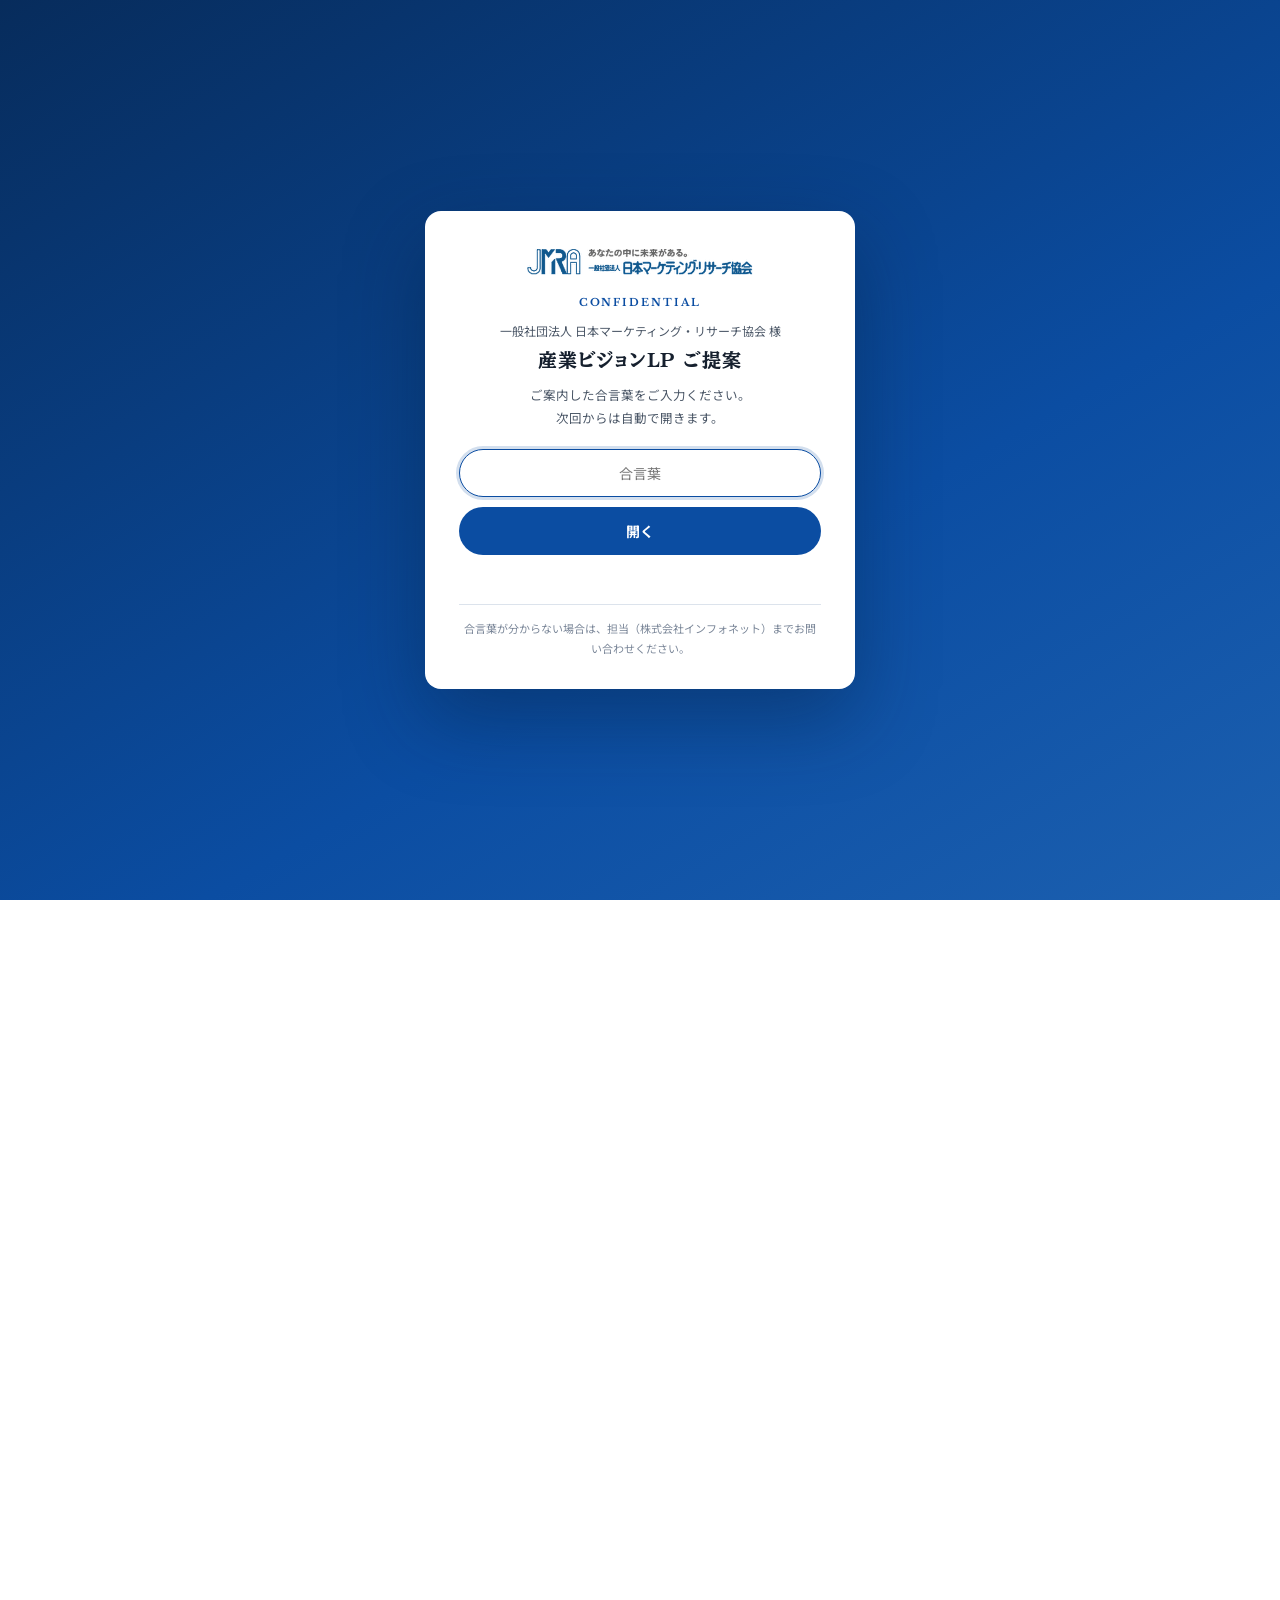
<file: jmra-vision-b.html>
<!DOCTYPE html>
<html lang="ja" class="gate-on">
<head>
<meta charset="UTF-8">
<meta name="viewport" content="width=device-width, initial-scale=1.0">
<title>産業ビジョン実現委員会_モックアップページ</title>
<meta name="description" content="「調べる」から、「意思をつくる」へ。一般社団法人 日本マーケティング・リサーチ協会が策定した、マーケティング・リサーチ産業のこれからのビジョン。">
<meta name="robots" content="noindex,nofollow">
<link rel="preconnect" href="https://fonts.googleapis.com">
<link rel="preconnect" href="https://fonts.gstatic.com" crossorigin>
<link href="https://fonts.googleapis.com/css2?family=Noto+Sans+JP:wght@400;500;700;900&family=Kosugi&family=Poppins:wght@400;500;600&family=BIZ+UDPMincho:wght@400;700&family=Libre+Baskerville:wght@400;700&family=Inter:wght@400;600;700;800&family=Barlow+Semi+Condensed:wght@500;600;700&display=swap" rel="stylesheet">
<style>
@charset "UTF-8";
/* ============================================================================
   JMRA Design Tokens v0.9
   一般社団法人 日本マーケティング・リサーチ協会 様 ／ 産業ビジョンLP
   ----------------------------------------------------------------------------
   制作: 株式会社インフォネット（制作パートナー: 株式会社ITLINE）
   2026-08 作成

   【このファイルの役割】
   JMRA様の Web 資産に「共通の基準値」を与えるための定義ファイルです。
   本LPだけでなく、将来のデータベース化・追加改修・他ページ展開の際にも
   このファイルを <link> するだけで同じトンマナを再現できます。

   【2層構造】
   Layer 1 (--jm-*)  : プリミティブ = 色そのもの。実装から直接使わない。
   Layer 2 (--c-*)   : セマンティック = 役割名。実装で触ってよいのはこちら。
   → 将来「主色を変えたい」ときは Layer 1 を1行変えるだけで全ページに波及します。

   【統一ブルー #0B4DA2 の根拠】
   現在、JMRA様のWeb資産にはブルーが4種類存在します。
     - コーポレートサイト skin.css .................. #0066A9 / #0073BE
     - 50周年記念特設サイト /Portals/0/50th/ ........ #0D558B / #0072BC
     - アニュアル・カンファレンス2025 LP ............ #354FD9
     - 各種資料上の認識 ............................. #003399
     - 協会ロゴマーク実測（logo.png） ............... #085288
   なかでも、最も権威のある基準は「協会ロゴマークそのものの色 #085288」です。
   #0B4DA2 はこのロゴ色と同系（いずれも hue 約210度のネイビーブルー）でありながら、
   Web上の可読性要件を満たすよう明度を最適化したものです。
   #0B4DA2 はこれらの中間に位置し、
     (1) どの既存資産とも系統が衝突しない
     (2) 白文字とのコントラスト比 8.18:1（WCAG AAA）で、紺帯に白見出しを
         載せる設計がすべて安全になる
     (3) #003399 より一段明るく現代的でありながら、業界団体としての
         信頼感（ネイビー寄り）を保つ
   の3点から、統一色として提案するものです。
   ========================================================================== */

:root{

  /* ==========================================================================
     Layer 1 — PRIMITIVE ／ 直接使用しないでください
     ========================================================================== */

  /* --- Blue ramp（主色） --------------------------------------------------- */
  --jm-blue-50 :#EEF4FB;
  --jm-blue-100:#D6E4F5;
  --jm-blue-200:#AEC8EA;
  --jm-blue-300:#7BA4DA;
  --jm-blue-400:#4A7FC6;
  --jm-blue-500:#1C60B0;
  --jm-blue-600:#0B4DA2;   /* ★ 統一色 PRIMARY ／ 白文字 8.18:1 (AAA) */
  --jm-blue-700:#093C7E;
  --jm-blue-800:#072C5C;   /* 濃紺面（推奨サービス・フッター） */
  --jm-blue-900:#051D3D;

  /* --- Secondary / Accent -------------------------------------------------- */
  --jm-teal-500  :#12A5C8;  /* データ・分析の記号色。送付イメージのシアンを継承 */
  --jm-teal-600  :#0E86A4;
  --jm-green-500 :#2FA37A;  /* 50周年サイト #52B386 の格上げ継承 */
  --jm-accent-500:#FF7A2F;  /* CTA。#FF6600 の明度調整継承 ※白文字は不可(3.0:1) */
  --jm-accent-700:#D95E12;  /* 白文字を載せる必要がある場合はこちら */

  /* --- Neutral ------------------------------------------------------------- */
  --jm-ink   :#16202E;
  --jm-ink-2 :#4A5666;
  --jm-ink-3 :#7A8698;
  --jm-line  :#DCE3EC;
  --jm-bg    :#F5F8FC;
  --jm-white :#FFFFFF;

  /* --- Legacy（移行元。削除せず由来を残す） --------------------------------- */
  --jm-legacy-corp:#0066A9;  /* /Portals/0/Skins/JMRA/skin.css 実測 */
  --jm-legacy-50th:#0D558B;  /* /Portals/0/50th/assets/css/style.css */
  --jm-legacy-conf:#354FD9;  /* /Portals/0/conference/2025lp/assets/css/style.css */
  --jm-logo-blue  :#085288;  /* ★協会ロゴマーク実測値。統一色 #0B4DA2 の根拠 */

  /* --- Category colors（事例カテゴリ／最大6色） ------------------------------ */
  --jm-cat-quant :#0B4DA2;   /* 定量調査 */
  --jm-cat-qual  :#12A5C8;   /* 定性調査 */
  --jm-cat-data  :#6B4FD6;   /* データ活用・AI */
  --jm-cat-ux    :#2FA37A;   /* UX・行動観察 */
  --jm-cat-global:#C86A12;   /* 海外・グローバル */
  --jm-cat-other :#6B7787;   /* その他 */


  /* ==========================================================================
     Layer 2 — SEMANTIC ／ 実装で使うのはここだけ
     ========================================================================== */

  --c-primary      :var(--jm-blue-600);
  --c-primary-hover:var(--jm-blue-700);
  --c-primary-weak :var(--jm-blue-50);
  --c-on-primary   :#fff;

  --c-secondary    :var(--jm-teal-500);

  --c-surface      :var(--jm-white);
  --c-surface-2    :var(--jm-bg);
  --c-surface-dark :var(--jm-blue-800);

  --c-border       :var(--jm-line);
  --c-border-strong:var(--jm-blue-200);

  --c-text         :var(--jm-ink);
  --c-text-muted   :var(--jm-ink-2);
  --c-text-faint   :var(--jm-ink-3);
  --c-text-on-dark :#fff;
  --c-text-on-dark-muted:rgba(255,255,255,.72); /* ダーク面は2階調のみ。グレー混色は濁る */

  --c-link         :var(--jm-blue-600);
  --c-cta-bg       :var(--jm-accent-500);
  --c-cta-text     :#fff;
  --c-focus-ring   :rgba(11,77,162,.35);


  /* ==========================================================================
     TYPOGRAPHY ／ Major Third (1.25) スケール
     ========================================================================== */
  --ff-ja :"Noto Sans JP","Yu Gothic Medium","Yu Gothic","Hiragino Kaku Gothic ProN",sans-serif;
  /* 見出し用（参考サイト https://www.techv.co.jp/ の書体構成に準拠）
     和文見出し＝BIZ UDPMincho（明朝）／英字ラベル＝Libre Baskerville（セリフ）
     本文はゴシック（--ff-ja）のままとし、見出しだけ明朝にしてコントラストをつける。 */
  --ff-head  :"BIZ UDPMincho","Yu Mincho","YuMincho","Hiragino Mincho ProN",serif;
  --ff-serif :"Libre Baskerville","Times New Roman",serif;
  --ff-en :"Inter","Noto Sans JP",sans-serif;
  --ff-num:"Barlow Semi Condensed","Inter",sans-serif;

  --fs-2xs :.6875rem;   /* 11px  カテゴリチップ */
  --fs-xs  :.75rem;     /* 12px  メタ情報 */
  --fs-sm  :.8125rem;   /* 13px  補助テキスト */
  --fs-base:.9375rem;   /* 15px  本文 */
  --fs-md  :1rem;       /* 16px  カードタイトル */
  --fs-lg  :1.125rem;   /* 18px  リード */
  --fs-xl  :1.375rem;   /* 22px  小見出し */
  --fs-2xl :1.75rem;    /* 28px  h3 */
  --fs-3xl :2.25rem;    /* 36px  h2 */
  --fs-4xl :3rem;       /* 48px  特大 */
  --fs-hero:clamp(1.75rem,4.4vw,3.25rem);

  --lh-tight:1.35;
  --lh-dense:1.65;
  --lh-base :1.85;

  --fw-r:400; --fw-m:500; --fw-b:700; --fw-x:900;
  --ls-label:.28em;  /* 英語ラベルのトラッキング */


  /* ==========================================================================
     SPACE ／ 4px ベース
     ========================================================================== */
  --sp-1:4px;  --sp-2:8px;  --sp-3:12px; --sp-4:16px; --sp-5:24px;
  --sp-6:32px; --sp-7:40px; --sp-8:56px; --sp-9:80px; --sp-10:112px;

  --sec-y    :clamp(56px,7vw,96px);
  --container:1180px;
  --gutter   :24px;
  --header-h :74px;


  /* ==========================================================================
     RADIUS / ELEVATION ／ 影には青みを混ぜる（グレーの影は安っぽく見える）
     ========================================================================== */
  --r-sm:6px; --r-md:10px; --r-lg:14px; --r-xl:20px; --r-pill:999px;

  --e-1:0 1px 2px rgba(9,32,72,.06), 0 2px 8px rgba(9,32,72,.05);
  --e-2:0 4px 16px rgba(9,32,72,.08);
  --e-3:0 10px 28px rgba(9,32,72,.13);
  --e-focus:0 0 0 3px var(--c-focus-ring);


  /* ==========================================================================
     MOTION
     ========================================================================== */
  --dur-1:120ms; --dur-2:200ms; --dur-3:320ms; --dur-4:520ms;
  --ease-out   :cubic-bezier(.22,.61,.36,1);
  --ease-inout :cubic-bezier(.65,0,.35,1);
  --ease-spring:cubic-bezier(.34,1.4,.64,1);
  --stagger:12ms;      /* 実効の上限は 240ms でキャップする */
}

/* ============================================================================
   BREAKPOINTS（本LPの正）
     1023px 以下 … 3列 → 2列
     599px  以下 … 2列 → 1列
   ※JMRA様既存資産は 768 / 1259（カンファレンスLP）、Bootstrap系（50周年）と
     まちまちのため、本LPでは上記2本に統一しています。
   ========================================================================== */

/* ============================================================================
   ACCESSIBILITY
   ========================================================================== */
@media (prefers-reduced-motion:reduce){
  :root{--dur-1:.01ms;--dur-2:.01ms;--dur-3:.01ms;--dur-4:.01ms;--stagger:0ms;}
  *,*::before,*::after{animation-duration:.01ms!important;animation-iteration-count:1!important;
    transition-duration:.01ms!important;scroll-behavior:auto!important;}
}

/* ==========================================================================
   デザイン案A「ビジョンブルー」
   いただいたレビュー用モックの構成・順序・カテゴリ体系をそのまま踏襲したうえで、
   ①実写／図版の投入 ②カード情報量の整理 ③色分けのルール化
   ④ダーク面のコントラスト確保 ⑤SP時のフィルタUI ⑥カード等高
   の6点を改善したデザインです。
   ========================================================================== */

*{margin:0;padding:0;box-sizing:border-box;}
html{overflow-x:hidden;scroll-behavior:smooth;scroll-padding-top:calc(var(--header-h) + 12px);}
body{font-family:var(--ff-ja);color:var(--c-text);background:var(--c-surface);line-height:var(--lh-base);
  font-size:var(--fs-base);-webkit-font-smoothing:antialiased;}
img{max-width:100%;display:block;}
a{text-decoration:none;color:inherit;}
button{font-family:inherit;cursor:pointer;border:none;background:none;color:inherit;}
select{font-family:inherit;}
:focus-visible{outline:none;box-shadow:var(--e-focus);border-radius:var(--r-sm);}
.inner{max-width:var(--container);margin:0 auto;padding:0 var(--gutter);}
.en{font-family:var(--ff-en);letter-spacing:var(--ls-label);font-weight:700;text-transform:uppercase;}
.num{font-family:var(--ff-num);font-variant-numeric:tabular-nums;}

html.still *,html.still *::before,html.still *::after{transition:none!important;animation:none!important;}
html.still .rv{opacity:1!important;transform:none!important;}
html.still .mx-axes{opacity:1!important;}
html.still .mx-arrow{clip-path:none!important;}
html.still dialog.md[open]{position:fixed;top:50%;left:50%;margin:0;transform:translate(-50%,-50%);z-index:9999;}
html.still dialog.sheet[open]{position:fixed;left:0;right:0;bottom:0;top:auto;margin:0;z-index:9999;}
html.still.hasdialog::after{content:"";position:fixed;inset:0;background:rgba(5,29,61,.55);z-index:9990;}
.js .rv{opacity:0;transform:translateY(18px);transition:opacity var(--dur-4) var(--ease-out),transform var(--dur-4) var(--ease-out);}
.js .rv.in{opacity:1;transform:none;}

/* ===== HEADER ===== */
.hdr{position:sticky;top:0;z-index:100;background:rgba(255,255,255,.94);
  backdrop-filter:blur(10px);-webkit-backdrop-filter:blur(10px);
  border-bottom:1px solid transparent;transition:border-color var(--dur-2),box-shadow var(--dur-2);}
.hdr.solid{border-bottom-color:var(--c-border);box-shadow:var(--e-1);}
.hdr .inner{display:flex;align-items:center;gap:var(--sp-5);height:var(--header-h);}
.brand{display:flex;align-items:center;gap:14px;flex:none;}
.brand img{height:26px;width:auto;}
.brand .bar{width:1px;height:26px;background:var(--c-border);}
.brand .pg{font-size:var(--fs-xs);font-weight:var(--fw-b);line-height:1.35;color:var(--c-primary);}
.brand .pg-short{display:none;}
.brand .pg small{display:block;font-family:var(--ff-en);font-size:9px;letter-spacing:.16em;color:var(--c-text-faint);font-weight:600;}
.gnav{margin-left:auto;}
.gnav ul{display:flex;list-style:none;gap:2px;}
.gnav a{display:block;padding:8px 14px;font-size:var(--fs-sm);font-weight:var(--fw-m);line-height:1.4;
  border-radius:var(--r-sm);transition:background var(--dur-2),color var(--dur-2);}
.gnav a b{display:block;font-family:var(--ff-en);font-size:9px;font-weight:800;letter-spacing:.16em;color:var(--jm-teal-500);}
.gnav a:hover{background:var(--c-primary-weak);color:var(--c-primary);}
.lang{display:flex;border:1.5px solid var(--c-border);border-radius:var(--r-sm);overflow:hidden;flex:none;}
.lang button{width:36px;height:30px;font-family:var(--ff-en);font-size:11px;font-weight:700;
  color:var(--c-text-faint);transition:all var(--dur-2);}
.lang button.on{background:var(--c-primary);color:#fff;}
.burger{display:none;width:44px;height:44px;border-radius:var(--r-sm);align-items:center;justify-content:center;flex-direction:column;gap:5px;}
.burger span{display:block;width:20px;height:2px;background:var(--c-primary);border-radius:2px;}

/* ===== HERO =====
   本家サイト（jmra-net.or.jp）のメインビジュアルに合わせた構成。
   ・左に「JMRAマーク＋あなたの中に未来がある。」のロックアップ
   ・明るい面に濃い文字（本家は白背景に濃グレーのキャッチ）
   ・右側は背景のビジュアルをそのまま見せる（本家は全面ビジュアル）
   キャッチは画像ではなく実テキストで組んでいる（Noto Sans JP 900）。 */
.hero{position:relative;overflow:hidden;background:#EAF2FA;}
.hero-bg{position:absolute;inset:0;background:url("images/hero_a.jpg") center 46%/cover no-repeat;}
/* 左から白を敷き、文字が乗る面だけを明るくする */
.hero-veil{position:absolute;inset:0;
  background:
    linear-gradient(98deg,
      rgba(255,255,255,.975) 0%,
      rgba(255,255,255,.95) 32%,
      rgba(255,255,255,.78) 48%,
      rgba(255,255,255,.26) 66%,
      rgba(255,255,255,0) 84%),
    linear-gradient(180deg,rgba(255,255,255,.5) 0%,rgba(255,255,255,0) 26%);}
.hero-grid{position:absolute;inset:0;opacity:.5;
  background-image:linear-gradient(rgba(11,77,162,.10) 1px,transparent 1px),linear-gradient(90deg,rgba(11,77,162,.10) 1px,transparent 1px);
  background-size:64px 64px;
  mask-image:linear-gradient(262deg,#000 0%,transparent 62%);
  -webkit-mask-image:linear-gradient(262deg,#000 0%,transparent 62%);}
.hero .inner{position:relative;display:block;
  padding-top:clamp(26px,3.2vw,44px);padding-bottom:clamp(28px,3.4vw,48px);}
.hero-tx{max-width:min(720px,64%);}

/* --- ロックアップ（本家の型） --- */
.jm-lockup{display:flex;align-items:center;gap:clamp(12px,1.4vw,18px);
  margin-bottom:clamp(12px,1.5vw,20px);}
.jm-mark{height:clamp(48px,5.2vw,68px);width:auto;flex:none;}
.jm-tag{margin:0;font-family:var(--ff-head);font-weight:var(--fw-b);color:#333;line-height:1.3;letter-spacing:.04em;
  font-size:clamp(17px,2.15vw,28px);}
.jm-tag .tag-br{display:none;}

.hero .eyebrow{display:inline-flex;align-items:center;gap:12px;color:var(--jm-blue-500);font-family:var(--ff-serif);
  font-size:var(--fs-xs);font-weight:700;letter-spacing:.14em;margin-bottom:var(--sp-3);}
.hero .eyebrow::before{content:"";width:34px;height:2px;background:var(--jm-blue-500);flex:none;}
.hero h1{font-family:var(--ff-head);font-size:clamp(1.95rem,4.6vw,3.15rem);line-height:1.32;
  font-weight:var(--fw-b);color:var(--jm-blue-700);letter-spacing:.03em;text-shadow:none;}
.hero h1 .accent{color:var(--jm-blue-600);position:relative;display:inline-block;isolation:isolate;}
.hero h1 .accent::after{content:"";position:absolute;left:-.04em;right:-.04em;bottom:.12em;height:.22em;
  background:rgba(0,115,190,.20);border-radius:2px;z-index:-1;}
.hero .lead{margin-top:var(--sp-4);max-width:31em;color:#3B4A5C;font-size:var(--fs-base);line-height:1.85;}
.hero .lead b{color:var(--jm-blue-700);font-weight:var(--fw-b);border-bottom:2px solid rgba(0,115,190,.35);}
.hero .cta{margin-top:var(--sp-5);display:flex;gap:var(--sp-3);flex-wrap:wrap;}
.btn{display:inline-flex;align-items:center;gap:10px;font-weight:var(--fw-b);font-size:var(--fs-base);
  padding:15px 30px;border-radius:var(--r-pill);
  transition:transform var(--dur-2) var(--ease-out),box-shadow var(--dur-2),background var(--dur-2);}
.btn svg{width:16px;height:16px;flex:none;}
.btn-p{background:var(--c-cta-bg);color:#fff;box-shadow:0 6px 20px rgba(255,122,47,.30);}
.btn-p:hover{transform:translateY(-3px);box-shadow:0 10px 28px rgba(255,122,47,.42);}
.btn-g{background:rgba(255,255,255,.86);color:var(--jm-blue-600);border:1.5px solid var(--jm-blue-300);}
.btn-g:hover{background:#fff;border-color:var(--jm-blue-500);transform:translateY(-3px);}
/* 案Aでは右の写真カードを出さない（本家は全面ビジュアル＋左ロックアップのため）。
   指定そのものは案B（_style_b.css で display:block に戻す）が使うため残す。 */
.hero-art{display:none;position:relative;}
.hero-art img{width:100%;height:auto;aspect-ratio:4/3;object-fit:cover;border-radius:var(--r-xl);box-shadow:0 24px 60px rgba(0,0,0,.42);}
.hero-art .chip-float{position:absolute;left:-20px;bottom:22px;background:#fff;border-radius:var(--r-lg);
  box-shadow:0 12px 34px rgba(5,29,61,.3);padding:13px 19px;display:flex;align-items:center;gap:12px;max-width:88%;}
.hero-art .chip-float .ic{width:36px;height:36px;border-radius:var(--r-md);background:var(--c-primary-weak);
  display:flex;align-items:center;justify-content:center;color:var(--c-primary);flex:none;}
.hero-art .chip-float .ic svg{width:18px;height:18px;}
.hero-art .chip-float b{display:block;font-size:var(--fs-sm);line-height:1.5;}
.hero-art .chip-float span{font-size:var(--fs-xs);color:var(--c-text-faint);}

/* ===== TICKER ===== */
.ticker{background:#fff;border-bottom:1px solid var(--c-border);}
.ticker .inner{display:grid;grid-template-columns:repeat(2,1fr);max-width:760px;margin-inline:auto;}   /* 2026-09-21 掲載数の2項目のみ */
.stat{padding:19px 18px 17px;text-align:center;position:relative;}
.stat + .stat::before{content:"";position:absolute;left:0;top:26%;bottom:26%;width:1px;background:var(--c-border);}
.stat .v{font-family:var(--ff-num);font-size:2.5rem;font-weight:700;line-height:1;color:var(--c-primary);font-variant-numeric:tabular-nums;}
.stat .v .u{font-size:.95rem;font-weight:600;margin-left:3px;color:var(--c-text-muted);}
.stat .k{margin-top:9px;font-size:var(--fs-xs);color:var(--c-text-muted);font-weight:var(--fw-m);}

/* ===== SECTION 共通 ===== */
section{padding:var(--sec-y) 0;}
.sec-head{margin-bottom:var(--sp-8);max-width:46em;}
.sec-head .en{display:inline-flex;align-items:center;gap:11px;color:var(--c-primary);font-size:var(--fs-xs);
  font-family:var(--ff-serif);font-weight:700;letter-spacing:.14em;}
.sec-head .en::before{content:"";width:28px;height:2px;background:var(--jm-teal-500);}
.sec-head h2{font-family:var(--ff-head);font-size:clamp(1.5rem,3vw,2.2rem);line-height:1.5;margin-top:11px;
  font-weight:var(--fw-b);letter-spacing:.045em;}
.sec-head p{margin-top:14px;color:var(--c-text-muted);font-size:var(--fs-base);}
.sec-head p b{color:var(--c-primary);font-weight:var(--fw-b);}
.sec-head.on-dark h2{color:#fff;}
.sec-head.on-dark p{color:var(--c-text-on-dark-muted);}
.sec-head.on-dark p b{color:#7FE3FF;}
.sec-head.on-dark .en{color:#7FE3FF;}
.sec-head.on-dark .en::before{background:#7FE3FF;}

/* ===== VISION（BEFORE → SHIFT → AFTER） ===== */
.vision{background:var(--c-surface-2);}
.v-head{display:grid;grid-template-columns:minmax(230px,.8fr) 1.6fr;gap:clamp(24px,4vw,60px);
  align-items:start;margin-bottom:var(--sp-8);}
.v-head .sec-head{margin-bottom:0;}
.v-lead{color:var(--c-text-muted);font-size:var(--fs-base);line-height:2;padding-top:34px;}
.v-lead b{color:var(--c-primary);font-weight:var(--fw-b);}
.steps{display:grid;grid-template-columns:1fr 34px 1fr 34px 1fr;align-items:stretch;gap:0;}
.step{background:#fff;border:1px solid var(--c-border);border-radius:var(--r-lg);padding:26px 26px 24px;box-shadow:var(--e-1);}
.step .lb{font-family:var(--ff-en);font-size:10px;font-weight:800;letter-spacing:.22em;color:var(--c-text-faint);text-transform:uppercase;}
.step h3{font-size:var(--fs-xl);margin:10px 0 10px;line-height:1.5;}
.step p{font-size:var(--fs-sm);color:var(--c-text-muted);line-height:1.9;}
.step.now{background:linear-gradient(150deg,var(--jm-blue-700) 0%,var(--jm-blue-600) 55%,var(--jm-blue-500) 100%);
  border-color:transparent;color:#fff;box-shadow:0 14px 34px rgba(11,77,162,.28);position:relative;overflow:hidden;}
.step.now .lb{color:#7FE3FF;}
.step.now p{color:var(--c-text-on-dark-muted);}
.step.now::after{content:"";position:absolute;right:-40px;bottom:-40px;width:150px;height:150px;border-radius:50%;
  background:radial-gradient(circle,rgba(127,227,255,.3) 0%,transparent 70%);}
.step-ar{display:flex;align-items:center;justify-content:center;color:var(--jm-blue-300);}
.step-ar svg{width:20px;height:20px;}

/* ===== VALUE MAP ===== */
.matrix-wrap{margin-top:var(--sp-6);}
.mx-frame{display:grid;grid-template-columns:34px 1fr;gap:14px;align-items:stretch;}
.yaxis{display:flex;flex-direction:column;align-items:center;justify-content:space-between;padding:4px 0;
  font-size:var(--fs-xs);font-weight:var(--fw-b);color:var(--c-text-faint);letter-spacing:.08em;}
.yaxis span.t{writing-mode:vertical-rl;text-orientation:upright;}
.yaxis span.t.hi{color:var(--jm-teal-600);}
.yaxis .line{flex:1 1 auto;width:2px;background:linear-gradient(180deg,var(--jm-teal-500),var(--jm-blue-200));
  margin:10px 0;border-radius:2px;position:relative;display:flex;align-items:center;justify-content:center;}
.yaxis .line::before{content:"";position:absolute;top:-1px;left:50%;transform:translateX(-50%);
  width:0;height:0;border-left:5px solid transparent;border-right:5px solid transparent;border-bottom:7px solid var(--jm-teal-500);}
.yaxis .line i{writing-mode:vertical-rl;text-orientation:upright;font-style:normal;font-size:10px;
  color:var(--c-text-faint);background:#fff;padding:8px 0;letter-spacing:.12em;}
.xaxis{display:flex;align-items:center;justify-content:center;gap:14px;margin:16px 0 0 48px;flex-wrap:wrap;
  font-size:var(--fs-xs);font-weight:var(--fw-b);color:var(--c-text-faint);letter-spacing:.04em;}
.xaxis .pole{display:inline-flex;align-items:center;gap:7px;font-family:var(--ff-en);font-size:10.5px;letter-spacing:.1em;}
.xaxis .pole.r{color:var(--jm-teal-600);}
.xaxis .dot{width:7px;height:7px;border-radius:50%;background:var(--jm-blue-200);display:inline-block;}
.xaxis .dot-r{background:var(--jm-teal-500);}
.xaxis .line{flex:0 1 min(300px,30vw);height:2px;background:linear-gradient(90deg,var(--jm-blue-200),var(--jm-teal-500));
  border-radius:2px;position:relative;display:flex;align-items:center;justify-content:center;}
.xaxis .line::after{content:"";position:absolute;right:-1px;top:50%;transform:translateY(-50%);
  width:0;height:0;border-top:5px solid transparent;border-bottom:5px solid transparent;border-left:7px solid var(--jm-teal-500);}
.xaxis .line i{font-style:normal;font-size:10px;color:var(--c-text-faint);background:#fff;padding:0 10px;letter-spacing:.1em;white-space:nowrap;}

.matrix{position:relative;display:grid;grid-template-columns:1fr 1fr;gap:20px;padding:38px;
  background:#fff;border:1px solid var(--c-border);border-radius:var(--r-xl);box-shadow:var(--e-2);}
.mx-svg{position:absolute;inset:0;width:100%;height:100%;pointer-events:none;}
.mx-axes{z-index:0;opacity:0;transition:opacity .9s var(--ease-out);}
.mx-arrow{z-index:0;clip-path:inset(0 100% 0 0);transition:clip-path 1.5s .3s var(--ease-out);}
.mx-svg path,.mx-svg line{fill:none;}
.mx-svg .ax{stroke:var(--jm-blue-200);stroke-width:2;}
.mx-svg .arw{stroke:var(--jm-teal-500);stroke-width:5;stroke-linecap:round;stroke-linejoin:round;opacity:1;}
.matrix.in .mx-axes{opacity:1;}
.matrix.in .mx-arrow{clip-path:inset(0 0 0 0);}

.quad{position:relative;z-index:1;display:block;width:100%;text-align:left;background:#fff;
  border:1.5px solid var(--c-border);border-radius:var(--r-lg);padding:24px 24px 20px;
  transition:transform var(--dur-3) var(--ease-out),box-shadow var(--dur-3),border-color var(--dur-3),background var(--dur-3);}
@media(hover:hover){.quad:hover{transform:translateY(-3px);box-shadow:var(--e-2);border-color:var(--cat);}}
.quad.active{border-color:var(--cat);box-shadow:0 0 0 3px color-mix(in srgb,var(--cat) 18%,#fff),var(--e-2);}
.quad .qno{font-family:var(--ff-num);font-size:var(--fs-lg);font-weight:700;color:#fff;background:var(--cat);
  border-radius:var(--r-pill);padding:2px 13px;letter-spacing:.02em;
  box-shadow:0 2px 8px color-mix(in srgb,var(--cat) 45%,transparent);}
.quad .qsub{margin-left:10px;font-size:var(--fs-xs);color:var(--c-text-faint);font-weight:var(--fw-m);}
.quad h4{font-size:var(--fs-xl);margin:13px 0 9px;line-height:1.45;}
.quad p{font-size:var(--fs-sm);color:var(--c-text-muted);line-height:1.9;}
.quad .qfoot{display:flex;align-items:center;gap:11px;margin-top:15px;padding-top:13px;border-top:1px dashed var(--c-border);flex-wrap:wrap;}
.quad .qn{font-size:var(--fs-xs);color:var(--cat);font-weight:var(--fw-b);background:color-mix(in srgb,var(--cat) 10%,#fff);
  border-radius:var(--r-pill);padding:3px 12px;}
.quad .qn b{font-family:var(--ff-num);font-size:var(--fs-md);}
.quad .qtag{font-size:11px;color:var(--c-text-faint);}
.quad .goal{position:absolute;top:20px;right:20px;display:inline-flex;align-items:center;gap:6px;
  font-size:10px;font-weight:800;letter-spacing:.08em;color:#fff;background:var(--jm-teal-500);
  padding:4px 11px;border-radius:var(--r-pill);box-shadow:0 3px 10px rgba(18,165,200,.35);}
.quad .goal svg{width:11px;height:11px;}
.quad.q-goal{background:linear-gradient(155deg,#fff 0%,#F2F8FC 100%);}

.foundation{display:grid;grid-template-columns:auto 1fr auto;align-items:center;gap:var(--sp-5);width:100%;
  text-align:left;margin:var(--sp-5) 0 0 48px;padding:20px 26px;background:#fff;border:1.5px solid var(--c-border);
  border-radius:var(--r-lg);box-shadow:var(--e-1);transition:border-color var(--dur-2),box-shadow var(--dur-2),transform var(--dur-2);
  --cat:#6B7787;}
@media(hover:hover){.foundation:hover{border-color:var(--cat);transform:translateY(-2px);box-shadow:var(--e-2);}}
.foundation.active{border-color:var(--cat);box-shadow:0 0 0 3px rgba(107,119,135,.18),var(--e-2);}
.foundation .fen{font-family:var(--ff-en);font-size:10px;font-weight:800;letter-spacing:.2em;color:#fff;
  background:var(--cat);border-radius:var(--r-sm);padding:5px 11px;white-space:nowrap;}
.foundation .ftx{font-size:var(--fs-sm);color:var(--c-text-muted);line-height:1.85;}
.foundation .ftx b{display:block;font-size:var(--fs-md);color:var(--c-text);margin-bottom:3px;}
.foundation .fn{font-size:var(--fs-xs);color:var(--cat);font-weight:var(--fw-b);background:#EEF0F3;
  border-radius:var(--r-pill);padding:4px 13px;white-space:nowrap;}
.foundation .fn b{font-family:var(--ff-num);font-size:var(--fs-md);}
.matrix-note{margin-top:var(--sp-5);font-size:var(--fs-xs);color:var(--c-text-faint);text-align:right;}

/* ===== CASES ===== */
.cases{background:var(--c-surface-2);}
.cases-head{display:flex;align-items:flex-end;justify-content:space-between;gap:var(--sp-5);flex-wrap:wrap;margin-bottom:var(--sp-6);}
.count-badge{text-align:right;flex:none;}
.count-badge .n{font-family:var(--ff-num);font-size:3.4rem;line-height:.9;font-weight:700;color:var(--c-primary);font-variant-numeric:tabular-nums;}
.count-badge .l{font-size:10.5px;color:var(--c-text-faint);font-weight:var(--fw-m);margin-top:7px;}
.count-badge.on-dark .n{color:#7FE3FF;}
.count-badge.on-dark .l{color:var(--c-text-on-dark-muted);}

.fbar{position:sticky;top:var(--header-h);z-index:50;background:rgba(245,248,252,.94);
  backdrop-filter:blur(10px);-webkit-backdrop-filter:blur(10px);padding:14px 0 12px;margin-bottom:var(--sp-5);
  border-bottom:1px solid transparent;transition:border-color var(--dur-2);}
.fbar.stuck{border-bottom-color:var(--c-border);}
.frow{display:flex;align-items:flex-start;gap:var(--sp-4);margin-bottom:9px;}
.frow:last-child{margin-bottom:0;}
.flabel{flex:0 0 66px;font-size:var(--fs-xs);font-weight:var(--fw-b);color:var(--c-text-faint);
  letter-spacing:.08em;padding-top:11px;}
.chips{display:flex;gap:7px;flex-wrap:wrap;flex:1 1 auto;min-width:0;}
.chip{display:inline-flex;align-items:center;gap:7px;font-size:var(--fs-sm);font-weight:var(--fw-b);
  padding:8px 15px;border-radius:var(--r-pill);border:1.5px solid var(--c-border);background:#fff;color:var(--c-text-muted);
  transition:all var(--dur-2) var(--ease-out);white-space:nowrap;min-height:38px;}
.chip .dot{width:8px;height:8px;border-radius:50%;background:var(--cat,var(--c-text-faint));flex:none;}
.chip .cn{font-family:var(--ff-num);font-size:11px;font-weight:700;color:var(--c-text-faint);
  background:var(--c-surface-2);border-radius:var(--r-pill);padding:1px 8px;}
@media(hover:hover){.chip:hover{border-color:var(--jm-blue-300);color:var(--c-primary);}}
.chip.on{background:var(--c-primary);border-color:var(--c-primary);color:#fff;box-shadow:0 4px 12px rgba(11,77,162,.24);}
.chip.on .dot{background:#fff;}
.chip.on .cn{background:rgba(255,255,255,.22);color:#fff;}
.chip.sm{font-size:var(--fs-xs);font-weight:var(--fw-m);padding:6px 13px;min-height:32px;}
.memchips{max-height:none;}

.ftools{align-items:center;gap:var(--sp-3);flex-wrap:wrap;padding-top:6px;border-top:1px dashed var(--c-border);margin-top:11px;}
.active-row{display:flex;align-items:center;gap:9px;flex-wrap:wrap;flex:1 1 auto;min-height:30px;}
.active-row .lbl{color:var(--c-text-faint);font-weight:var(--fw-b);font-size:var(--fs-xs);}
.tagx{display:inline-flex;align-items:center;gap:7px;background:#fff;border:1px solid var(--jm-blue-200);
  color:var(--c-primary);font-weight:var(--fw-b);font-size:var(--fs-xs);padding:5px 8px 5px 12px;border-radius:var(--r-pill);}
.tagx button{width:18px;height:18px;border-radius:50%;background:var(--c-primary-weak);color:var(--c-primary);
  display:flex;align-items:center;justify-content:center;font-size:12px;line-height:1;font-weight:700;}
.tagx button:hover{background:var(--c-primary);color:#fff;}
.clear-all{color:var(--c-text-muted);font-size:var(--fs-xs);text-decoration:underline;font-weight:var(--fw-m);}
.clear-all:hover{color:var(--c-primary);}
.sel{position:relative;flex:none;}
.sel select{appearance:none;-webkit-appearance:none;background:#fff;border:1.5px solid var(--c-border);
  border-radius:var(--r-pill);padding:9px 36px 9px 15px;font-size:var(--fs-sm);font-weight:var(--fw-m);
  color:var(--c-text);min-height:38px;cursor:pointer;transition:border-color var(--dur-2);}
.sel select:hover{border-color:var(--jm-blue-300);}
.sel::after{content:"";position:absolute;right:14px;top:50%;width:7px;height:7px;border-right:2px solid var(--c-text-faint);
  border-bottom:2px solid var(--c-text-faint);transform:translateY(-70%) rotate(45deg);pointer-events:none;}
.viewtgl{display:flex;border:1.5px solid var(--c-border);border-radius:var(--r-pill);overflow:hidden;background:#fff;flex:none;}
.viewtgl button{width:42px;height:38px;display:flex;align-items:center;justify-content:center;color:var(--c-text-faint);transition:all var(--dur-2);}
.viewtgl button.on{background:var(--c-primary);color:#fff;}
.viewtgl svg{width:17px;height:17px;}
.sp-filter-btn{display:none;}

.grid{display:grid;grid-template-columns:repeat(auto-fill,minmax(320px,1fr));gap:20px;align-items:stretch;}
.case{position:relative;display:grid;grid-template-rows:auto auto 1fr auto;background:#fff;
  border:1px solid var(--c-border);border-radius:var(--r-lg);padding:22px 22px 18px;box-shadow:var(--e-1);
  text-align:left;width:100%;overflow:hidden;
  transition:transform var(--dur-2) var(--ease-out),box-shadow var(--dur-2),border-color var(--dur-2);}
.case::before{content:"";position:absolute;top:0;left:0;right:0;height:4px;background:var(--cat);}
@media(hover:hover){.case:hover{transform:translateY(-3px);box-shadow:var(--e-3);border-color:var(--cat);}}
.case[data-featured="1"]{background:linear-gradient(160deg,var(--jm-blue-50) 0%,#fff 62%);}
.case .ribbon{display:inline-flex;align-items:center;gap:4px;background:var(--jm-accent-500);color:#fff;
  font-size:10px;font-weight:800;letter-spacing:.06em;padding:3px 9px;border-radius:var(--r-sm);flex:none;}
.case .ribbon::before{content:"";width:5px;height:5px;border-radius:50%;background:#fff;}
.case .top{display:flex;align-items:center;gap:8px;flex-wrap:wrap;}
.cchip{display:inline-flex;align-items:center;gap:7px;font-size:var(--fs-2xs);font-weight:var(--fw-b);letter-spacing:.04em;
  padding:4px 11px;border-radius:var(--r-sm);color:var(--cat);
  background:color-mix(in srgb,var(--cat) 10%,#fff);border:1px solid color-mix(in srgb,var(--cat) 25%,#fff);}
.cchip .ce{font-family:var(--ff-en);font-size:9px;font-weight:800;letter-spacing:.14em;opacity:.75;font-style:normal;}
.case .yr{font-family:var(--ff-num);font-size:var(--fs-xs);color:var(--c-text-faint);font-weight:600;margin-left:auto;}
.case h3{font-size:var(--fs-md);line-height:1.6;font-weight:var(--fw-b);margin:13px 0 10px;
  min-height:calc(2 * 1.6em);display:-webkit-box;-webkit-line-clamp:2;-webkit-box-orient:vertical;overflow:hidden;}
.case .member{display:flex;align-items:center;gap:8px;font-size:var(--fs-sm);color:var(--c-text-muted);
  font-weight:var(--fw-m);align-self:start;}
.case .member .ico{width:22px;height:22px;border-radius:var(--r-sm);background:var(--c-surface-2);
  display:flex;align-items:center;justify-content:center;flex:none;color:var(--cat);}
.case .member .ico svg{width:13px;height:13px;}
.case .foot{display:flex;align-items:center;gap:8px;min-width:0;margin-top:16px;padding-top:14px;border-top:1px solid var(--c-border);}
.meta{font-size:var(--fs-xs);color:var(--c-text-faint);background:var(--c-surface-2);border-radius:var(--r-sm);
  padding:3px 9px;white-space:nowrap;overflow:hidden;text-overflow:ellipsis;min-width:0;flex:0 1 auto;}
.case .more{margin-left:auto;font-size:var(--fs-xs);font-weight:var(--fw-b);color:var(--c-primary);
  display:inline-flex;align-items:center;gap:5px;white-space:nowrap;flex:none;}
.case .more svg{width:12px;height:12px;transition:transform var(--dur-2);}
@media(hover:hover){.case:hover .more svg{transform:translateX(3px);}}

.grid.list{grid-template-columns:1fr;gap:0;background:#fff;border:1px solid var(--c-border);
  border-radius:var(--r-lg);overflow:hidden;box-shadow:var(--e-1);}
.grid.list .case{grid-template-rows:none;grid-template-columns:170px 1fr 210px 110px;align-items:center;gap:18px;
  border:none;border-bottom:1px solid var(--c-border);border-radius:0;box-shadow:none;padding:15px 22px;background:#fff;}
.grid.list .case::before{width:4px;height:auto;top:11px;bottom:11px;right:auto;border-radius:2px;}
.grid.list .case:last-child{border-bottom:none;}
@media(hover:hover){.grid.list .case:hover{transform:none;background:var(--c-primary-weak);box-shadow:none;}}
.grid.list .case .yr,.grid.list .case .ribbon{display:none;}
.grid.list .case h3{margin:0;min-height:0;-webkit-line-clamp:1;font-size:var(--fs-base);}
.grid.list .case .foot{margin:0;padding:0;border:none;justify-content:flex-end;}
.grid.list .case .meta{display:none;}

.empty{display:none;text-align:center;padding:var(--sp-9) var(--sp-5);background:#fff;
  border:1px dashed var(--c-border-strong);border-radius:var(--r-lg);}
.empty.on{display:block;}
.empty svg{width:56px;height:56px;color:var(--jm-blue-200);margin:0 auto var(--sp-4);}
.empty h4{font-size:var(--fs-xl);margin-bottom:8px;}
.empty p{color:var(--c-text-muted);font-size:var(--fs-sm);margin-bottom:var(--sp-5);}
.btn-s{display:inline-flex;align-items:center;gap:8px;background:var(--c-primary);color:#fff;font-weight:var(--fw-b);
  font-size:var(--fs-sm);padding:11px 24px;border-radius:var(--r-pill);}
.loadmore{text-align:center;margin-top:var(--sp-7);}
.btn-o{display:inline-flex;align-items:center;gap:10px;border:1.5px solid var(--c-primary);color:var(--c-primary);
  font-weight:var(--fw-b);font-size:var(--fs-base);padding:13px 34px;border-radius:var(--r-pill);background:#fff;
  transition:all var(--dur-2) var(--ease-out);}
.btn-o:hover{background:var(--c-primary);color:#fff;transform:translateY(-2px);box-shadow:var(--e-2);}
.btn-o .num{font-family:var(--ff-num);}
.sample-note{margin-top:var(--sp-5);font-size:var(--fs-xs);color:var(--c-text-faint);background:#fff;
  border-left:3px solid var(--jm-blue-200);padding:11px 17px;border-radius:0 var(--r-sm) var(--r-sm) 0;line-height:1.85;}
.sample-note.on-dark{background:rgba(255,255,255,.06);border-left-color:rgba(127,227,255,.55);color:var(--c-text-on-dark-muted);}

/* ===== SERVICES（紺面／提供会社アコーディオン） ===== */
.services{background:var(--c-surface-dark);position:relative;overflow:hidden;}
.services::before{content:"";position:absolute;inset:0;opacity:.55;
  background-image:radial-gradient(circle at 14% 18%,rgba(18,165,200,.22) 0%,transparent 44%),
                   radial-gradient(circle at 88% 80%,rgba(11,77,162,.6) 0%,transparent 48%);}
.services .inner{position:relative;}

/* -- 注目サービス（カード数枚だけ） -- */
.svc-feature{margin-bottom:var(--sp-7);}
.subhd{display:flex;align-items:center;gap:9px;font-size:var(--fs-sm);font-weight:var(--fw-b);
  color:#fff;margin-bottom:var(--sp-4);}
.subhd .dot{width:7px;height:7px;border-radius:50%;background:var(--jm-accent-500);flex:none;}
.svc-grid{display:grid;grid-template-columns:repeat(auto-fill,minmax(320px,1fr));gap:18px;}
.svc{display:grid;grid-template-rows:auto auto auto 1fr auto;background:rgba(255,255,255,.06);
  border:1px solid rgba(255,255,255,.16);border-radius:var(--r-lg);padding:22px 22px 18px;
  transition:background var(--dur-2),border-color var(--dur-2),transform var(--dur-2) var(--ease-out);}
@media(hover:hover){.svc:hover{background:rgba(255,255,255,.11);border-color:rgba(127,227,255,.55);transform:translateY(-3px);}}
.svc .stop{display:flex;align-items:center;gap:9px;flex-wrap:wrap;}
.svc .sc{display:inline-block;font-size:var(--fs-2xs);font-weight:var(--fw-b);letter-spacing:.04em;
  padding:3px 10px;border-radius:var(--r-sm);color:#fff;background:var(--cat);}
.svc .sm{font-size:var(--fs-xs);color:var(--c-text-on-dark-muted);}
.svc h3{font-size:var(--fs-lg);color:#fff;margin:12px 0 9px;line-height:1.5;}
.svc p{font-size:var(--fs-sm);color:var(--c-text-on-dark-muted);line-height:1.85;}
.svc .sval{margin-top:14px;background:rgba(127,227,255,.1);border:1px solid rgba(127,227,255,.24);
  border-radius:var(--r-md);padding:12px 15px;font-size:var(--fs-xs);color:#fff;line-height:1.85;align-self:start;}
.svc .sval .vl{display:block;font-size:10px;font-weight:800;letter-spacing:.1em;color:#7FE3FF;margin-bottom:5px;}
.svc .prov{margin-top:15px;padding-top:13px;border-top:1px solid rgba(255,255,255,.14);
  font-size:var(--fs-xs);color:#7FE3FF;font-weight:var(--fw-b);display:flex;align-items:center;gap:7px;
  align-self:end;width:100%;transition:color var(--dur-2);}
.svc .prov svg{width:12px;height:12px;flex:none;transition:transform var(--dur-2);}
@media(hover:hover){.svc .prov:hover{color:#fff;} .svc .prov:hover svg{transform:translateX(3px);}}

/* -- 絞り込みバー -- */
.sfbar{display:grid;grid-template-columns:66px 1fr auto;align-items:start;gap:var(--sp-4);
  margin-bottom:var(--sp-5);padding-bottom:var(--sp-4);border-bottom:1px solid rgba(255,255,255,.14);}
.sfbar .flabel{font-size:var(--fs-xs);font-weight:var(--fw-b);color:var(--c-text-on-dark-muted);
  letter-spacing:.08em;padding-top:11px;}
.sfbar .chips{min-width:0;}
.sfbar .chip{background:rgba(255,255,255,.07);border-color:rgba(255,255,255,.2);color:var(--c-text-on-dark-muted);}
.sfbar .chip .cn{background:rgba(255,255,255,.12);color:var(--c-text-on-dark-muted);}
@media(hover:hover){.sfbar .chip:hover{border-color:rgba(127,227,255,.7);color:#fff;}}
.sfbar .chip.on{background:#fff;border-color:#fff;color:var(--jm-blue-800);box-shadow:0 4px 14px rgba(0,0,0,.22);}
.sfbar .chip.on .cn{background:rgba(7,44,92,.12);color:var(--jm-blue-800);}
.accall{justify-self:end;display:inline-flex;align-items:center;gap:8px;font-size:var(--fs-sm);font-weight:var(--fw-b);
  color:#7FE3FF;border:1.5px solid rgba(127,227,255,.45);border-radius:var(--r-pill);
  padding:9px 18px;min-height:38px;transition:all var(--dur-2);}
.accall svg{width:14px;height:14px;}
.accall:hover{background:rgba(127,227,255,.12);border-color:#7FE3FF;}
.accall[aria-pressed="true"] svg{transform:rotate(180deg);}

/* -- アコーディオン本体 -- */
.acc{border:1px solid rgba(255,255,255,.15);border-radius:var(--r-lg);overflow:hidden;
  background:rgba(255,255,255,.04);}
.acc-item{border-bottom:1px solid rgba(255,255,255,.11);}
.acc-item:last-child{border-bottom:none;}
.acc-hd{display:grid;grid-template-columns:22px 1fr auto auto;align-items:center;gap:14px;
  width:100%;text-align:left;padding:17px 22px;transition:background var(--dur-2);}
@media(hover:hover){.acc-hd:hover{background:rgba(255,255,255,.06);}}
.acc-ico{display:flex;align-items:center;justify-content:center;color:#7FE3FF;
  transition:transform var(--dur-2) var(--ease-out);}
.acc-ico svg{width:16px;height:16px;}
.acc-item.open .acc-ico{transform:rotate(180deg);}
.acc-name{font-size:var(--fs-md);font-weight:var(--fw-b);color:#fff;line-height:1.5;}
.acc-dots{display:flex;gap:4px;}
.acc-dots i{width:8px;height:8px;border-radius:50%;display:block;}
.acc-n{font-size:var(--fs-xs);color:var(--c-text-on-dark-muted);background:rgba(255,255,255,.09);
  border-radius:var(--r-pill);padding:4px 13px;white-space:nowrap;}
.acc-n b{font-family:var(--ff-num);font-size:var(--fs-md);color:#fff;margin-right:1px;}
.acc-bd{max-height:0;overflow:hidden;transition:max-height var(--dur-3) var(--ease-out);}
.acc-item.open .acc-bd{max-height:calc(var(--rows,8) * 64px + 34px);}
.acc-inner{padding:0 22px 16px 58px;}

.srow{display:grid;grid-template-columns:118px minmax(180px,1fr) 2fr 20px;align-items:center;gap:16px;
  width:100%;text-align:left;padding:12px 16px;border-radius:var(--r-md);
  border-left:3px solid var(--cat);background:rgba(255,255,255,.05);margin-bottom:7px;
  transition:background var(--dur-2),transform var(--dur-2) var(--ease-out);}
.srow:last-child{margin-bottom:0;}
@media(hover:hover){.srow:hover{background:rgba(255,255,255,.12);transform:translateX(3px);}}
.srow .scat{font-size:var(--fs-2xs);font-weight:var(--fw-b);color:#fff;background:var(--cat);
  border-radius:var(--r-sm);padding:3px 9px;text-align:center;white-space:nowrap;
  overflow:hidden;text-overflow:ellipsis;}
.srow .sname{font-size:var(--fs-base);font-weight:var(--fw-b);color:#fff;line-height:1.5;}
.srow .sbrief{font-size:var(--fs-xs);color:var(--c-text-on-dark-muted);line-height:1.6;
  overflow:hidden;text-overflow:ellipsis;white-space:nowrap;}
.srow .sarr{color:#7FE3FF;display:flex;justify-content:flex-end;}
.srow .sarr svg{width:13px;height:13px;transition:transform var(--dur-2);}
@media(hover:hover){.srow:hover .sarr svg{transform:translateX(3px);}}

.empty.on-dark{background:rgba(255,255,255,.06);border-color:rgba(255,255,255,.24);}
.empty.on-dark h4{color:#fff;}
.empty.on-dark p{color:var(--c-text-on-dark-muted);}
.count-badge .sub2{display:block;font-size:10px;color:var(--c-text-faint);margin-top:2px;}
.count-badge.on-dark .sub2{color:var(--c-text-on-dark-muted);}
.m-actions{margin-top:20px;}
.m-actions .btn-s{gap:8px;}
.m-actions .btn-s svg{width:13px;height:13px;}
.m-actions .btn-s.is-sample{background:var(--c-surface-2);color:var(--c-text-faint);cursor:default;}

/* ===== CTA / FOOTER ===== */
.cta-band{position:relative;overflow:hidden;background:var(--jm-blue-900);}
.cta-band .bg{position:absolute;inset:0;background:url("images/cta_band.jpg") center/cover no-repeat;opacity:.6;}
.cta-band .veil{position:absolute;inset:0;background:linear-gradient(95deg,rgba(5,29,61,.95) 0%,rgba(7,44,92,.74) 55%,rgba(11,77,162,.3) 100%);}
.cta-band .inner{position:relative;display:flex;align-items:center;justify-content:space-between;gap:var(--sp-7);flex-wrap:wrap;}
.cta-band h2{font-family:var(--ff-head);font-size:clamp(1.4rem,2.6vw,1.95rem);color:#fff;line-height:1.55;letter-spacing:.04em;}
.cta-band p{margin-top:12px;color:var(--c-text-on-dark-muted);font-size:var(--fs-base);max-width:36em;}
.cta-band .btns{display:flex;gap:var(--sp-3);flex-wrap:wrap;flex:none;}
footer.site{background:#fff;border-top:1px solid var(--c-border);padding:var(--sp-8) 0 var(--sp-5);}
footer.site .top{display:flex;justify-content:space-between;gap:var(--sp-7);flex-wrap:wrap;padding-bottom:var(--sp-6);border-bottom:1px solid var(--c-border);}
footer.site .fb img{height:26px;width:auto;margin-bottom:14px;}
footer.site .fb p{font-size:var(--fs-xs);color:var(--c-text-faint);line-height:1.9;}
footer.site nav ul{list-style:none;display:flex;gap:var(--sp-5);flex-wrap:wrap;}
footer.site nav a{font-size:var(--fs-sm);color:var(--c-text-muted);font-weight:var(--fw-m);}
footer.site nav a:hover{color:var(--c-primary);}
footer.site .copy{padding-top:var(--sp-4);display:flex;justify-content:space-between;gap:var(--sp-4);flex-wrap:wrap;
  font-size:var(--fs-xs);color:var(--c-text-faint);}
.disclaimer{margin-top:var(--sp-4);background:var(--c-surface-2);border-radius:var(--r-md);padding:14px 18px;
  font-size:var(--fs-xs);color:var(--c-text-muted);line-height:1.9;}

/* ===== MODAL / SHEET ===== */
/* ★ margin:auto を明示。全称リセット *{margin:0} が <dialog> のUA既定 margin:auto を
   打ち消すため、これが無いとモーダルが中央に来ず左上に張り付く。 */
/* ★ position は指定しないこと。
   dialog:modal のUA既定 position:fixed / inset:0 を打ち消すと、ページをスクロールした状態で
   モーダルが画面外に出る。閉じるボタンの absolute は、その fixed を基準に解決される。
   margin:auto は明示が必要（全称リセット *{margin:0} がUA既定を打ち消すため）。 */
dialog.md{border:none;padding:0;margin:auto;max-width:660px;width:calc(100% - 40px);
  border-radius:var(--r-xl);box-shadow:0 30px 80px rgba(5,29,61,.36);overflow:visible;}
dialog.md::backdrop{background:rgba(5,29,61,.55);backdrop-filter:blur(4px);}
.md-in{padding:34px 36px 30px;max-height:min(86vh,720px);overflow-y:auto;overflow-x:hidden;
  overscroll-behavior:contain;border-radius:inherit;}
.md-top{display:flex;align-items:center;gap:10px;margin-bottom:15px;}
.md-yr{font-family:var(--ff-num);font-size:var(--fs-xs);color:var(--c-text-faint);font-weight:600;margin-left:auto;}
.md-in h3{font-size:var(--fs-2xl);line-height:1.5;margin-bottom:16px;}
.m-member{display:flex;align-items:center;gap:10px;font-weight:var(--fw-b);color:var(--c-primary);
  font-size:var(--fs-base);padding:12px 16px;background:var(--c-primary-weak);border-radius:var(--r-md);margin-bottom:20px;}
.m-member svg{width:15px;height:15px;}
.m-dl dt{font-size:var(--fs-xs);font-weight:var(--fw-b);color:var(--c-text-faint);letter-spacing:.08em;margin-bottom:5px;}
.m-dl dd{font-size:var(--fs-base);color:var(--c-text-muted);line-height:2;margin-bottom:18px;}
.m-out{background:var(--c-surface-2);border-radius:var(--r-md);padding:16px 19px;}
.m-out .ol{display:block;font-size:10px;font-weight:800;letter-spacing:.1em;color:var(--c-primary);margin-bottom:6px;}
.m-out p{font-size:var(--fs-base);color:var(--c-text);line-height:1.95;}
.m-meta{display:flex;gap:8px;flex-wrap:wrap;margin-top:18px;padding-top:16px;border-top:1px solid var(--c-border);}
.m-note{margin-top:16px;font-size:var(--fs-xs);color:var(--c-text-faint);}
.md-close{position:absolute;top:-14px;right:-14px;width:42px;height:42px;border-radius:50%;background:#fff;
  box-shadow:var(--e-2);display:flex;align-items:center;justify-content:center;color:var(--c-text-muted);
  font-size:20px;line-height:1;z-index:3;}
.md-close:hover{background:var(--c-primary);color:#fff;}
dialog.sheet{border:none;padding:0;margin:0 0 0 auto;width:100%;max-width:100%;max-height:86vh;
  border-radius:var(--r-xl) var(--r-xl) 0 0;position:fixed;bottom:0;top:auto;box-shadow:0 -20px 60px rgba(5,29,61,.3);}
dialog.sheet::backdrop{background:rgba(5,29,61,.5);backdrop-filter:blur(3px);}
.sheet-in{padding:20px 22px 28px;overflow-y:auto;max-height:86vh;}
.sheet-in .hd{display:flex;align-items:center;justify-content:space-between;margin-bottom:18px;}
.sheet-in .hd h4{font-size:var(--fs-lg);}
.sheet-in .hd .md-close{position:static;box-shadow:none;background:var(--c-surface-2);width:36px;height:36px;}
.sheet-grp{margin-bottom:20px;}
.sheet-grp .gl{font-size:var(--fs-xs);font-weight:var(--fw-b);color:var(--c-text-faint);letter-spacing:.08em;margin-bottom:10px;}
.sheet-in .apply{width:100%;background:var(--c-primary);color:#fff;font-weight:var(--fw-b);
  padding:15px;border-radius:var(--r-pill);font-size:var(--fs-base);margin-top:6px;}

/* ===== RESPONSIVE ===== */
@media(max-width:1023px){
  .gnav{display:none;}
  .lang{margin-left:auto;}
  .burger{display:flex;}
  .hero-tx{max-width:none;}
  .hero-veil{background:linear-gradient(180deg,rgba(255,255,255,.96) 0%,rgba(255,255,255,.92) 54%,rgba(255,255,255,.62) 100%);}
  .hero-grid{mask-image:linear-gradient(180deg,transparent 0%,#000 100%);-webkit-mask-image:linear-gradient(180deg,transparent 0%,#000 100%);}
  .jm-tag .tag-br{display:inline;}
  .hero-art .chip-float{left:auto;right:14px;bottom:-14px;}
  .v-head{grid-template-columns:1fr;}
  .v-lead{padding-top:0;}
  .steps{grid-template-columns:1fr;gap:0;}
  .step-ar{transform:rotate(90deg);padding:8px 0;}
  .ticker .inner{grid-template-columns:repeat(2,1fr);}
  .stat:nth-child(3)::before{display:none;}
  .grid.list .case{grid-template-columns:140px 1fr 100px;}
  .grid.list .case .foot{display:none;}
}
@media(max-width:767px){
  .mx-svg{display:none;}
  .mx-frame{grid-template-columns:1fr;}
  .yaxis{flex-direction:row;justify-content:flex-start;gap:10px;padding:0 0 12px;}
  .yaxis span.t{writing-mode:horizontal-tb;}
  .yaxis .line{flex:0 0 64px;width:auto;height:2px;margin:0;background:linear-gradient(90deg,var(--jm-blue-200),var(--jm-teal-500));}
  .yaxis .line::before,.yaxis .line i{display:none;}
  .xaxis,.foundation{margin-left:0;}
  .matrix{grid-template-columns:1fr;padding:22px 18px;}
  .foundation{grid-template-columns:1fr;gap:12px;justify-items:start;}
  .foundation .fen,.foundation .fn{justify-self:start;}
  .cta-band .inner{flex-direction:column;align-items:flex-start;}
  .srow{grid-template-columns:1fr 20px;grid-template-areas:"cat arr" "name name" "brief brief";gap:6px 12px;}
  .srow .scat{grid-area:cat;justify-self:start;}
  .srow .sarr{grid-area:arr;}
  .srow .sname{grid-area:name;}
  .srow .sbrief{grid-area:brief;white-space:normal;}
  .acc-inner{padding:0 16px 14px 16px;}
  .acc-item.open .acc-bd{max-height:calc(var(--rows,8) * 132px + 34px);}
}
@media(max-width:599px){
  :root{--header-h:62px;--gutter:16px;}
  /* ロゴが横長（8.66:1）でページ名まで置くと入り切らないため、SPはロゴのみにする */
  .hdr .inner{gap:12px;}
  .brand{gap:9px;}
  .brand img{height:19px;}
  .brand .bar,.brand .pg{display:none;}
  .lang button{width:31px;height:27px;font-size:10px;}
  .burger{width:40px;height:40px;}
  .hero .eyebrow{font-size:9px;letter-spacing:.1em;}
  .hero .eyebrow::before{width:18px;}
  .hero .cta{flex-direction:column;align-items:stretch;}
  .btn{justify-content:center;}
  .hero-art .chip-float{right:8px;padding:10px 14px;}
  .sec-head .en{font-size:10.5px;letter-spacing:.16em;}
  .stat .v{font-size:1.95rem;}
  .count-badge{text-align:left;}
  .count-badge .n{font-size:2.4rem;}
  .grid,.svc-grid{grid-template-columns:1fr;}
  .sfbar{grid-template-columns:1fr;gap:10px;}
  .sfbar .flabel{padding-top:0;}
  .accall{justify-self:stretch;justify-content:center;min-height:44px;}
  .acc-hd{grid-template-columns:20px 1fr auto;gap:11px;padding:15px 16px;}
  .acc-dots{display:none;}
  .acc-name{font-size:var(--fs-base);}
  /* フィルタはボタン1個に集約し、詳細はボトムシートで */
  .frow{display:none;}
  .frow.ftools{display:flex;border-top:none;margin-top:0;padding-top:0;}
  .sp-filter-btn{display:inline-flex;align-items:center;gap:9px;background:#fff;border:1.5px solid var(--c-primary);
    color:var(--c-primary);font-weight:var(--fw-b);font-size:var(--fs-sm);padding:11px 20px;border-radius:var(--r-pill);
    flex:1 1 auto;justify-content:center;min-height:44px;}
  .sp-filter-btn .cnt{background:var(--c-primary);color:#fff;border-radius:var(--r-pill);font-size:11px;padding:1px 8px;font-family:var(--ff-num);}
  .sp-filter-btn svg{width:15px;height:15px;}
  .ftools .active-row{order:3;flex:1 1 100%;}
  .sel.sp-sort select{padding:11px 34px 11px 14px;min-height:44px;}
  .grid.list .case{grid-template-columns:1fr;gap:8px;padding:16px 18px 16px 24px;}
  .grid.list .case h3{-webkit-line-clamp:2;}
  .md-in{padding:26px 20px 24px;}
  .md-close{top:-13px;right:-6px;width:38px;height:38px;}
  .quad{padding:20px 18px 18px;}
  .quad .qsub{display:block;margin:8px 0 0;}
}

/* MVのScroll目印は既定で非表示（メインビジュアル案Bだけ .hero .scroll-hint で表示する） */
.scroll-hint{display:none;}


/* ===== 2026-09-18 修正: 産業ビジョン（協会サイト）へのリンク ===== */
.sec-head .vision-link{display:flex;width:fit-content;align-items:center;gap:8px;margin-top:14px;
  font-size:var(--fs-sm);font-weight:var(--fw-b);color:var(--c-primary);line-height:1.6;
  border-bottom:1px solid rgba(11,77,162,.35);padding-bottom:2px;transition:color var(--dur-2),border-color var(--dur-2);}
.sec-head .vision-link:hover{color:var(--jm-blue-700);border-color:var(--jm-blue-700);}
.sec-head .vision-link svg{width:14px;height:14px;flex:none;}
.sec-head .vision-link + h2{margin-top:12px;}

/* ===== 2026-09-18 修正: CTAはダミーである旨の注記 ===== */
.cta-band .cta-dummy{flex:0 0 100%;width:100%;margin-top:18px;font-size:var(--fs-xs);line-height:1.8;
  color:var(--c-text-on-dark-muted);position:relative;}

/* SP: ティッカーのラベルを1行に収める */
@media(max-width:599px){
  .ticker .stat{padding:17px 8px 15px;}
  .ticker .stat .k{font-size:11px;letter-spacing:-.02em;}
}


/* ===== 2026-09-20 実データ対応 ===== */
/* 事例カード: 見出し（クライアント）→掲載元→課題→詳細リンク の4段 */
.case{grid-template-rows:auto auto auto 1fr auto;}
.case h3{min-height:0;-webkit-line-clamp:2;}
.case .c-issue{margin-top:12px;font-size:var(--fs-sm);line-height:1.8;color:var(--c-text-muted);
  display:-webkit-box;-webkit-line-clamp:4;-webkit-box-orient:vertical;overflow:hidden;}
/* サービス行: カテゴリ・概要が無いため、サービス名と矢印だけの2列にする */
.srow{grid-template-columns:1fr 20px;}
/* サービスの絞り込みバー: チップが無くなるため右寄せ */
.sfbar{justify-content:flex-end;}
/* モーダル: 空の項目は行ごと隠す */
.m-dl dt:has(+ dd:empty),.m-dl dd:empty{display:none;}

/* ==========================================================================
   メインビジュアル 案B ── 「可能性が、ひらく」（v3）
   --------------------------------------------------------------------------
   参考: https://www.toyota-battery.com/saiyo/
   ・白いアイソメトリック3Dの街が画面いっぱいに広がり、その上に巨大見出し
   ・書体は参考サイトと同一：見出し＝Kosugi／英字＝Poppins／本文＝Noto Sans JP
     （同サイトの CSS 変数 --f-head / --f-en / --f-base を実測）
   ・アクセントは JMRAブルー。見出しの「調」「意」だけ着色（参考の「可」「動」の型）
   ・リード文は置かない（ビルド時に削除）。見出しと絵で語る
   ・画像は左端まで街で埋め、ベールは文字の可読性に必要な最小限だけ
   ========================================================================== */
:root{
  --ff-head-b:"Kosugi","Noto Sans JP",sans-serif;
  --ff-en-b:"Poppins","Inter",sans-serif;
}
.hero{background:#F7FAFD;min-height:clamp(520px,58vw,640px);display:flex;flex-direction:column;justify-content:center;}
/* 背景（v6）: 3Dの町をやめ、参考サイトと同じ「淡いグラデーション＋ゆっくり漂う色のにじみ」。リボンが主役になる */
.hero-bg{background:
  radial-gradient(ellipse 46% 62% at 78% 28%, rgba(205,223,247,.95) 0%, rgba(205,223,247,0) 70%),
  radial-gradient(ellipse 42% 56% at 26% 88%, rgba(209,240,244,.85) 0%, rgba(209,240,244,0) 70%),
  radial-gradient(ellipse 30% 42% at 58% 66%, rgba(228,222,248,.75) 0%, rgba(228,222,248,0) 70%),
  linear-gradient(180deg,#FFFFFF 0%,#F2F6FB 100%);}
.hero-bg::before,.hero-bg::after{content:"";position:absolute;border-radius:50%;filter:blur(56px);opacity:.85;pointer-events:none;}
.hero-bg::before{width:46vw;height:46vw;max-width:640px;max-height:640px;right:-6%;top:-34%;
  background:radial-gradient(circle,#C9DCF6 0%,#E6EFFA 58%,rgba(230,239,250,0) 72%);}
.hero-bg::after{width:36vw;height:36vw;max-width:500px;max-height:500px;left:-8%;bottom:-44%;
  background:radial-gradient(circle,#CDEFF3 0%,#E8F6F8 58%,rgba(232,246,248,0) 72%);}
.js .hero-bg::before{animation:mvBlobA 22s ease-in-out infinite alternate;}
.js .hero-bg::after{animation:mvBlobB 26s ease-in-out infinite alternate;}
@keyframes mvBlobA{to{transform:translate(-9%,12%) scale(1.12);}}
@keyframes mvBlobB{to{transform:translate(14%,-10%) scale(1.08);}}
.hero-veil{display:none;}
.hero-grid{display:none;}
.jm-lockup{display:none;}

.hero .inner{width:100%;padding-top:clamp(40px,4.5vw,64px);padding-bottom:clamp(56px,6vw,84px);}
.hero-tx{max-width:min(860px,74%);}

/* 英字ラベルを大きく（ご指示: 文字サイズを大きくしたい） */
.hero .eyebrow{font-family:var(--ff-en-b);font-weight:600;color:var(--jm-blue-600);letter-spacing:.14em;
  font-size:clamp(13px,1.2vw,17px);margin-bottom:var(--sp-4);}
.hero .eyebrow::before{width:48px;}
.hero .eyebrow::before{background:var(--jm-blue-600);}

/* 巨大見出し（Kosugi は単一ウェイト。合成ボールドを避けて 400 で組む） */
/* メインタイトル（ありたい未来を創る探究主体として／人を・企業を・社会をインスパイアする） */
.hero h1.h1-big{
  font-family:var(--ff-head-b);font-weight:400;
  font-size:clamp(1.75rem,3.35vw,2.85rem);line-height:1.38;letter-spacing:-.005em;
  color:#16202E;margin-top:6px;
  text-shadow:0 1px 0 rgba(255,255,255,.7),0 0 24px rgba(255,255,255,.85);}
/* サブタイトル（「調べる」から、「意思をつくる」へ。） */
.hero .hero-sub{font-family:var(--ff-head-b);font-weight:400;
  font-size:clamp(1.05rem,1.75vw,1.5rem);line-height:1.6;letter-spacing:.01em;color:#3B4A5C;
  margin-top:14px;text-shadow:0 1px 0 rgba(255,255,255,.7),0 0 18px rgba(255,255,255,.8);}
.hero .hero-sub .ac{color:var(--jm-blue-600);}
.hero h1.h1-big .ac{color:var(--jm-blue-600);}

/* CTA：参考の角ボタンに倣う */
.hero .cta{margin-top:var(--sp-7);}
.hero .btn{border-radius:8px;padding:16px 30px;font-family:var(--ff-ja);}
.hero .btn-p{background:var(--jm-blue-600);box-shadow:0 8px 22px rgba(11,77,162,.24);}
.hero .btn-p:hover{background:var(--jm-blue-700);}
.hero .btn-g{background:rgba(255,255,255,.92);color:#16202E;border:1.5px solid #16202E;}
.hero .btn-g:hover{background:#16202E;color:#fff;border-color:#16202E;}

/* Scroll の目印（Poppins） */
.scroll-hint{display:none;}
.hero .scroll-hint{position:absolute;left:var(--gutter);bottom:18px;display:flex;align-items:center;gap:10px;
  font-family:var(--ff-en-b);font-size:12px;letter-spacing:.06em;color:#4A5666;font-weight:500;}
.hero .scroll-hint i{display:block;width:1px;height:34px;background:linear-gradient(180deg,#4A5666,transparent);
  animation:sh 1.6s ease-in-out infinite;}
@keyframes sh{0%{transform:scaleY(0);transform-origin:top}50%{transform:scaleY(1);transform-origin:top}51%{transform-origin:bottom}100%{transform:scaleY(0);transform-origin:bottom}}
html.still .hero .scroll-hint i{animation:none;transform:none;}

/* ページ内の見出し・英字ラベルも参考サイトの書体に揃える（案Bのみ） */
.sec-head h2,.cta-band h2{font-family:var(--ff-head-b);font-weight:400;letter-spacing:.01em;}
.sec-head .en,.gnav a b,.brand .pg small,.count-badge .l,.step .lb,.quad .tag,.foundation .fen,
.subhd,.acc-n b,.stat .v{font-family:var(--ff-en-b);}
.stat .v{font-weight:600;}

@media(max-width:1023px){
  .hero-tx{max-width:100%;}
  .hero-veil{background:radial-gradient(ellipse 90% 70% at 30% 30%, rgba(255,255,255,.7) 0%, rgba(255,255,255,.35) 50%, rgba(255,255,255,0) 78%);}
}
@media(max-width:599px){
  .hero{min-height:0;}
  /* 「意思をつくる」へ。（10字）を1行に収める：375px − 余白36px ≒ 339px */
  .hero h1.h1-big{font-size:clamp(1.34rem,5.7vw,1.5rem);line-height:1.5;letter-spacing:-.01em;}
  .hero .hero-sub{font-size:1rem;margin-top:10px;}
  .hero .eyebrow{letter-spacing:.04em;font-size:10px;white-space:nowrap;}  /* 44字を1行に収める */
  .hero .scroll-hint{display:none;}
}


/* ==========================================================================
   MVの動き（v5・参考: tokyotechnology.jp）
   タイムライン: 0s 背景が静かに寄る → .25s 青いリボンが起点から描かれる(2.6s) → .5s 淡いリボン
   → .55s/.72s 見出しが行ごとに立ち上がる → 1.3s ボタン → 1.9s Scroll → 3.2s〜 光がリボンを流れ続ける
   still（撮影モード）と prefers-reduced-motion では最終状態を即表示
   ========================================================================== */
.hero .inner{position:relative;z-index:3;}
.hero-bg{translate:0 var(--py,0px);will-change:transform;}
.hero-ribbon{position:absolute;inset:0;width:100%;height:100%;z-index:2;pointer-events:none;overflow:visible;
  translate:0 var(--py,0px);}
.rb{fill:none;stroke-linecap:round;stroke-linejoin:round;}
.rb-pale{stroke:url(#rbPale);stroke-width:58;opacity:.96;}
.hero-ribbon.sp .rb-pale{stroke:url(#rbPaleS);stroke-width:30;}
.rb-blue{stroke:url(#rbBlue);stroke-width:52;}
.hero-ribbon.sp .rb-blue{stroke:url(#rbBlueS);stroke-width:26;}
.rb-shine{stroke:#fff;stroke-width:52;opacity:.30;stroke-dasharray:.07 1;stroke-dashoffset:1.07;}
.hero-ribbon.sp .rb-shine{stroke-width:26;}
.hero-ribbon.sp{display:none;}
.rb-core{fill:#0B4DA2;}
.rb-pulse{fill:none;stroke:#0B4DA2;stroke-width:2;opacity:0;transform-box:fill-box;transform-origin:center;}
.rb-dot{fill:#fff;stroke:#0B4DA2;stroke-width:2;opacity:0;}
.hero h1.h1-big .ln{display:block;overflow:hidden;padding-bottom:.1em;margin-bottom:-.1em;}
.hero h1.h1-big .ln-in{display:block;}
.hero h1.h1-big .spbr,.hero .eyebrow .spbr2{display:none;}   /* PCでは1行、SPだけ改行する */

/* --- 動き（JS有効時のみ。非JSは最終状態） --- */
.js .hero-bg{opacity:0;animation:mvBgIn 1.6s ease forwards;}
@keyframes mvBgIn{to{opacity:1;}}
.js .rb-pale,.js .rb-blue{stroke-dasharray:1;stroke-dashoffset:1;animation:rbDraw 2.6s cubic-bezier(.6,0,.2,1) forwards;}
.js .rb-blue{animation-delay:.25s;}
.js .rb-pale{animation-delay:.5s;animation-duration:2.9s;}
@keyframes rbDraw{to{stroke-dashoffset:0;}}
.js .rb-shine{animation:rbShine 4.8s linear 3.2s infinite;}
@keyframes rbShine{from{stroke-dashoffset:1.07;}to{stroke-dashoffset:-.07;}}
.js .rb-pulse{animation:rbPulse 3.2s ease-out .6s infinite;}
.js .rb-pulse.p2{animation-delay:2.2s;}
@keyframes rbPulse{0%{transform:scale(.4);opacity:.55;}100%{transform:scale(3.4);opacity:0;}}
.js .hero h1.h1-big .ln-in{transform:translateY(112%);animation:lnUp 1s cubic-bezier(.22,.61,.36,1) forwards;}
.js .hero h1.h1-big .ln:nth-child(1) .ln-in{animation-delay:.55s;}
.js .hero h1.h1-big .ln:nth-child(2) .ln-in{animation-delay:.72s;}
@keyframes lnUp{to{transform:none;}}
.js .hero .eyebrow,.js .hero .hero-sub,.js .hero .cta,.js .hero .scroll-hint{opacity:0;animation:mvFadeUp .8s cubic-bezier(.22,.61,.36,1) forwards;}
.js .hero .hero-sub{animation-delay:1.05s;}
.js .hero .eyebrow{animation-delay:.35s;}
.js .hero .cta{animation-delay:1.3s;}
.js .hero .scroll-hint{animation-delay:1.9s;}
@keyframes mvFadeUp{from{opacity:0;transform:translateY(14px);}to{opacity:1;transform:none;}}

/* --- 撮影モード／動きを減らす設定：最終状態を即表示 --- */
html.still .hero-bg,html.still .hero-ribbon{opacity:1;translate:0 0;}
html.still .rb-pale,html.still .rb-blue{stroke-dashoffset:0;}
html.still .rb-shine{opacity:0;}
html.still .rb-pulse{opacity:0;}
html.still .rb-dot{display:none;}
html.still .hero h1.h1-big .ln-in{transform:none;}
html.still .hero .eyebrow,html.still .hero .hero-sub,html.still .hero .cta,html.still .hero .scroll-hint{opacity:1;}
@media(prefers-reduced-motion:reduce){
  .js .hero-bg,.js .rb-pale,.js .rb-blue,.js .rb-shine,.js .rb-pulse,.js .hero h1.h1-big .ln-in,
  .js .hero .eyebrow,.js .hero .hero-sub,.js .hero .cta,.js .hero .scroll-hint,.js .hero-bg::before,.js .hero-bg::after{animation:none!important;}
  .js .hero-bg{opacity:1;}
  .js .rb-pale,.js .rb-blue{stroke-dashoffset:0;}
  .rb-shine,.rb-pulse{opacity:0;} .rb-dot{display:none;}
  .js .hero h1.h1-big .ln-in{transform:none;}
  .js .hero .eyebrow,.js .hero .hero-sub,.js .hero .cta,.js .hero .scroll-hint{opacity:1;}
}
@media(max-width:599px){
  .hero-ribbon.pc{display:none;}
  .hero-ribbon.sp{display:block;opacity:.9;}
}

/* SP: メインタイトルを読みやすい位置で改行する（上のルールより後に置いて確実に効かせる） */
@media(max-width:599px){
  .hero h1.h1-big .spbr{display:block;}
}

/* SP: 英字ラベルは2行に分け、PCと同様に文字を大きくする（375px/360pxでも切れない） */
@media(max-width:599px){
  .hero .eyebrow{font-size:12.5px;letter-spacing:.03em;white-space:normal;line-height:1.55;align-items:flex-start;}
  .hero .eyebrow::before{width:22px;margin-top:.62em;}
  .hero .eyebrow .spbr2{display:block;}
}


/* ==========================================================================
   2026-09-21 掲載データ（2項目）
   MVの右半分はリボンが占めるため、見出し・ボタンと同じ左列に置く。
   カードにはせず、細い罫線＋数字の一行で「見出しの補足情報」として静かに見せる。
   事例一覧／サービス一覧への入口も兼ねる
   ========================================================================== */
.ticker{display:none;}
.hero-stats{display:grid;grid-template-columns:auto auto;align-items:center;margin-top:clamp(28px,3vw,40px);
  padding-top:clamp(16px,1.6vw,20px);border-top:1px solid rgba(11,77,162,.16);width:max-content;max-width:100%;}
.hero-stats .hs{display:flex;align-items:center;gap:12px;color:inherit;text-decoration:none;padding-right:28px;}
.hero-stats .hs + .hs{padding-left:28px;border-left:1px solid rgba(11,77,162,.16);}
.hero-stats .v{display:flex;align-items:baseline;gap:2px;font-family:var(--ff-en-b);font-weight:600;
  font-size:clamp(1.9rem,2.5vw,2.35rem);line-height:1;color:var(--jm-blue-600);font-variant-numeric:tabular-nums;letter-spacing:-.01em;}
.hero-stats .v small{font-family:"Noto Sans JP",sans-serif;font-size:.8rem;font-weight:700;color:#5A6A7C;letter-spacing:0;margin-left:2px;}
.hero-stats .k{position:relative;display:block;font-size:12px;line-height:1.5;color:#3B4A5C;font-weight:500;padding-right:18px;}
.hero-stats .hs-go{position:absolute;right:0;bottom:3px;width:12px;height:12px;color:var(--jm-blue-600);transition:transform .25s ease;}
.hero-stats .hs:hover .hs-go{transform:translateX(3px);}
.hero-stats .hs:hover .k{color:var(--jm-blue-600);}
.hero-stats .hs-note{grid-column:1/-1;margin:10px 0 0;font-size:10.5px;color:#7A8796;letter-spacing:.02em;}
/* 動き：CTAのあとに出る */
.js .hero .hero-stats{opacity:0;animation:mvFadeUp .8s cubic-bezier(.22,.61,.36,1) 1.55s forwards;}
html.still .hero .hero-stats{opacity:1;}
@media(prefers-reduced-motion:reduce){.js .hero .hero-stats{animation:none!important;opacity:1;}}
/* 〜1199px：リボンの起点が左列に寄ってくるため、数字の下に説明を置く縦組みにして幅を詰める */
@media(max-width:1199px){
  .hero-stats{align-items:start;}
  .hero-stats .hs{flex-direction:column;align-items:flex-start;gap:6px;padding-right:24px;}
  .hero-stats .hs + .hs{padding-left:24px;}
  .hero .scroll-hint{display:none;}   /* 掲載データの注記と詰まるため */
}
@media(max-width:599px){
  .hero-stats{width:100%;margin-top:24px;padding-top:16px;grid-template-columns:1fr 1fr;align-items:start;}
  .hero-stats .hs{min-width:0;flex-direction:column;align-items:flex-start;gap:6px;padding-right:12px;}
  .hero-stats .hs + .hs{padding-left:16px;}
  .hero-stats .v{font-size:1.9rem;}
  .hero-stats .k{font-size:11.5px;}
}


/* ==========================================================================
   2026-09-21 SP・タブレット（〜1023px）のメニュー
   「≡」を押すとヘッダーの下にページ内メニューが開く。項目を押す／外側を押す／Escで閉じる
   ========================================================================== */
@media(max-width:1023px){
  .burger{margin-left:auto;position:relative;}
  .burger span{transition:transform .28s ease,opacity .2s ease;}
  .hdr.nav-open .burger span:nth-child(1){transform:translateY(7px) rotate(45deg);}
  .hdr.nav-open .burger span:nth-child(2){opacity:0;}
  .hdr.nav-open .burger span:nth-child(3){transform:translateY(-7px) rotate(-45deg);}
  .hdr .gnav{display:block;position:absolute;left:0;right:0;top:100%;margin:0;
    background:#fff;   /* ヘッダー自体がすりガラスのため、入れ子にせず不透明な白にする（入れ子だと下が透ける） */
    border-top:1px solid var(--c-border);box-shadow:0 18px 30px -12px rgba(11,40,80,.18);
    visibility:hidden;opacity:0;transform:translateY(-8px);pointer-events:none;
    transition:opacity .25s ease,transform .25s ease,visibility 0s linear .25s;}
  .hdr.nav-open .gnav{visibility:visible;opacity:1;transform:none;pointer-events:auto;
    transition:opacity .25s ease,transform .25s ease,visibility 0s;}
  .hdr .gnav ul{display:grid;grid-template-columns:1fr 1fr;gap:0;max-width:var(--container);margin:0 auto;padding:8px var(--gutter) 14px;}
  .hdr .gnav li{border-bottom:1px solid var(--c-border);}
  .hdr .gnav a{display:flex;flex-direction:column;justify-content:center;min-height:64px;padding:12px 6px;border-radius:0;font-size:15px;}
  .hdr .gnav a b{margin-bottom:3px;}
}
@media(max-width:599px){
  .hdr .gnav ul{grid-template-columns:1fr;}
  .hdr .gnav a{min-height:58px;}
}
@media(prefers-reduced-motion:reduce){
  .hdr .gnav,.burger span{transition:none!important;}
}

</style>
</head>
<body data-plan="デザイン案B（可能性が、ひらく）">
<!-- ============================================================================
     合言葉ゲート（自己完結ブロック）
     ----------------------------------------------------------------------------
     ・GitHub Pages は静的配信のため Basic認証が使えない。社内標準の「合言葉ゲート」で覆う。
     ・合言葉は平文で置かず SHA-256 のハッシュのみを持つ（ソースを見ても文字列は読めない）。
     ・一度入れれば localStorage に記録し、次回から自動で開く。
     ・ローカル（127.0.0.1 / localhost / file://）では検証・撮影のため自動で解除する。
     ※ 静的サイトのクライアント側ゲートのため、これは「覗き見防止」であり
       アクセス制御ではない。URLと合言葉の取り扱いは通常どおりご注意ください。
     ============================================================================ -->
<style>
html.gate-on,html.gate-on body{overflow:hidden !important;height:100%;}
#jmGate{position:fixed;inset:0;z-index:99999;display:flex;align-items:center;justify-content:center;
  padding:24px;background:linear-gradient(150deg,#072C5C 0%,#0B4DA2 62%,#1C60B0 100%);
  font-family:"Noto Sans JP","Yu Gothic Medium","Yu Gothic","Hiragino Kaku Gothic ProN",sans-serif;}
html:not(.gate-on) #jmGate{display:none;}
#jmGate .jg-box{width:min(430px,100%);background:#fff;border:none;border-radius:16px;padding:38px 34px 30px;
  box-shadow:0 30px 80px rgba(5,29,61,.4);text-align:center;margin:0;}
#jmGate .jg-lg{height:26px;width:auto;margin:0 auto 18px;display:block;}
#jmGate .jg-en{display:block;font-family:"Libre Baskerville","Times New Roman",serif;font-size:10.5px;
  font-weight:700;letter-spacing:.18em;color:#0B4DA2;background:none;padding:0;margin:0;}
#jmGate .jg-org{font-size:12px;line-height:1.7;color:#4A5666;margin-top:8px;}
#jmGate h1{font-family:"BIZ UDPMincho","Yu Mincho","Hiragino Mincho ProN",serif;
  font-size:19px;line-height:1.55;margin:4px 0 8px;color:#16202E;font-weight:700;letter-spacing:.04em;}
#jmGate p{font-size:12.5px;line-height:1.85;color:#4A5666;margin-bottom:20px;}
#jmGate form{display:flex;flex-direction:column;gap:10px;}
#jmGate input{border:1.5px solid #DCE3EC;border-radius:999px;padding:13px 20px;font-size:14px;
  text-align:center;font-family:inherit;color:#16202E;}
#jmGate input:focus{outline:none;border-color:#0B4DA2;box-shadow:0 0 0 3px rgba(11,77,162,.18);}
#jmGate button{border:none;border-radius:999px;padding:14px;font-size:14px;font-weight:700;
  background:#0B4DA2;color:#fff;cursor:pointer;font-family:inherit;transition:background .2s;}
#jmGate button:hover{background:#093C7E;}
#jmGate .jg-err{color:#C0392B;font-size:12.5px;margin-top:12px;min-height:19px;}
#jmGate .jg-note{font-size:11px;color:#7A8698;margin:18px 0 0;background:none;border:none;
  border-top:1px solid #DCE3EC;border-radius:0;padding:14px 0 0;line-height:1.8;text-align:center;}
</style>

<div id="jmGate" role="dialog" aria-modal="true" aria-label="合言葉の入力">
  <div class="jg-box">
    <img class="jg-lg" src="images/logo_jmra.png" alt="" onerror="this.style.display='none'">
    <div class="jg-en">CONFIDENTIAL</div>
    <div class="jg-org">一般社団法人 日本マーケティング・リサーチ協会 様</div>
    <h1>産業ビジョンLP ご提案</h1>
    <p>ご案内した合言葉をご入力ください。<br>次回からは自動で開きます。</p>
    <form id="jmGateForm" autocomplete="off">
      <input type="password" id="jmGatePass" placeholder="合言葉" aria-label="合言葉" autocomplete="current-password">
      <button type="submit">開く</button>
    </form>
    <div class="jg-err" id="jmGateErr" role="alert"></div>
    <div class="jg-note">合言葉が分からない場合は、担当（株式会社インフォネット）までお問い合わせください。</div>
  </div>
</div>

<script>
(function(){
  var HASH = 'a7b425549e834b906061779c946e3e9fddd5a3e487f3b2570d9313a42aded3bf';
  var KEY  = 'jmra_vision_gate';
  var html = document.documentElement;
  var host = location.hostname;
  var local = (host === '127.0.0.1' || host === 'localhost' || host === '');

  function open_(){ html.classList.remove('gate-on'); }

  /* ローカル（検証・スクリーンショット撮影）では素通し */
  if (local) { open_(); return; }
  try { if (localStorage.getItem(KEY) === HASH) { open_(); return; } } catch (e) {}

  async function sha256(t){
    var b = new TextEncoder().encode(t);
    var d = await crypto.subtle.digest('SHA-256', b);
    return Array.prototype.map.call(new Uint8Array(d), function(x){
      return ('0' + x.toString(16)).slice(-2);
    }).join('');
  }

  var form = document.getElementById('jmGateForm');
  var input = document.getElementById('jmGatePass');
  var err = document.getElementById('jmGateErr');

  form.addEventListener('submit', function(ev){
    ev.preventDefault();
    err.textContent = '';
    var v = (input.value || '').trim();
    if (!v) { err.textContent = '合言葉をご入力ください。'; return; }
    /* crypto.subtle は https / localhost でのみ使える。使えない環境では入力を弾かない設計にはしない。 */
    if (!(window.crypto && crypto.subtle)) { err.textContent = 'この環境では確認できませんでした。'; return; }
    sha256(v).then(function(h){
      if (h === HASH) {
        try { localStorage.setItem(KEY, HASH); } catch (e) {}
        open_();
      } else {
        err.textContent = '合言葉が違うようです。';
        input.value = ''; input.focus();
      }
    }).catch(function(){ err.textContent = '確認できませんでした。'; });
  });

  setTimeout(function(){ try{ input.focus(); }catch(e){} }, 60);
})();
</script>
<!-- ===================== 合言葉ゲート ここまで ===================== -->

<header class="hdr" id="hdr">
  <div class="inner">
    <a class="brand" href="#top">
      <img src="images/logo_jmra.png" alt="一般社団法人 日本マーケティング・リサーチ協会" width="831" height="96">
      <span class="bar"></span>
      <span class="pg"><span class="pg-long">マーケティング・リサーチ産業VISION</span><span class="pg-short">産業VISION</span><small>Industry Vision</small></span>
    </a>
    <nav class="gnav" id="gnav" aria-label="ページ内メニュー">
      <ul>
        <li><a href="#vision"><b>VISION</b>産業ビジョン</a></li>
        <li><a href="#map"><b>MAP</b>提供価値マップ</a></li>
        <li><a href="#cases"><b>CASES</b>支援実績事例</a></li>
        <li><a href="#services"><b>SERVICE</b>独自サービス</a></li>
      </ul>
    </nav>
    <button class="burger" type="button" aria-label="メニューを開く" aria-expanded="false" aria-controls="gnav"><span></span><span></span><span></span></button>
  </div>
</header>

<!-- ============================ HERO ============================ -->
<div class="hero" id="top">
  <div class="hero-bg"></div>
  <div class="hero-veil"></div>
  <div class="hero-grid"></div><!-- 案B：MVの動き「ひとつのインサイトから、可能性がひらく」（参考: tokyotechnology.jp のリボン）
     ・起点（青い点）から1本のリボンが描かれ、右上へ大きくひらいて画面外へ抜ける
     ・淡いリボンがもう1本、下側にひらく（2本が交差して"結び目"をつくる）
     ・描画後は光がリボンを流れ続け、小さな粒が起点から旅立つ（＝価値の広がり）
     ・pathLength=1 で長さを正規化し、CSSの stroke-dashoffset 1→0 で描く。外部ライブラリ不要
     ・PC用（1600×730 ＝ ヒーロー実寸 約1400×640 と同比率）と SP用（400×620）を用意し、CSSで切り替える
       （参考サイトも pc/sp の2本立て）。xMidYMid slice なので、経路は中央帯（y 120〜620）に収める -->
<svg class="hero-ribbon pc" viewBox="0 0 1600 730" preserveAspectRatio="xMidYMid slice" aria-hidden="true" focusable="false">
  <defs>
    <linearGradient id="rbBlue" gradientUnits="userSpaceOnUse" x1="700" y1="560" x2="1720" y2="120">
      <stop offset="0" stop-color="#0B4DA2"/><stop offset=".55" stop-color="#1C7BD1"/><stop offset="1" stop-color="#7FD3F0"/>
    </linearGradient>
    <linearGradient id="rbPale" gradientUnits="userSpaceOnUse" x1="700" y1="560" x2="1740" y2="660">
      <stop offset="0" stop-color="#AFC9EE"/><stop offset="1" stop-color="#DCE8F7"/>
    </linearGradient>
    <filter id="rbShadow" x="-20%" y="-40%" width="140%" height="180%">
      <feDropShadow dx="0" dy="14" stdDeviation="14" flood-color="#0B4DA2" flood-opacity=".16"/>
    </filter>
    <path id="rbPath1" d="M 700 560 C 830 560 900 460 1000 380 C 1130 275 1330 220 1440 300 C 1560 390 1470 540 1300 540 C 1140 540 1080 420 1180 340 C 1290 250 1480 190 1720 120"/>
  </defs>
  <g class="rb-g" filter="url(#rbShadow)" transform="translate(44 12)">
    <path class="rb rb-pale" pathLength="1" d="M 700 560 C 790 660 980 700 1150 640 C 1330 580 1400 470 1540 480 C 1660 490 1700 570 1740 660"/>
    <path class="rb rb-blue" pathLength="1" d="M 700 560 C 830 560 900 460 1000 380 C 1130 275 1330 220 1440 300 C 1560 390 1470 540 1300 540 C 1140 540 1080 420 1180 340 C 1290 250 1480 190 1720 120"/>
    <path class="rb rb-shine" pathLength="1" d="M 700 560 C 830 560 900 460 1000 380 C 1130 275 1330 220 1440 300 C 1560 390 1470 540 1300 540 C 1140 540 1080 420 1180 340 C 1290 250 1480 190 1720 120"/>
  </g>
  <g class="rb-origin" transform="translate(744 572)">
    <circle class="rb-pulse" r="18"/>
    <circle class="rb-pulse p2" r="18"/>
    <circle class="rb-core" r="10"/>
  </g>
  <g class="rb-dots" transform="translate(44 12)">
    <circle class="rb-dot" r="6">
      <animateMotion dur="7s" begin="2.8s" repeatCount="indefinite" calcMode="spline" keyPoints="0;1" keyTimes="0;1" keySplines=".45 0 .2 1"><mpath href="#rbPath1"/></animateMotion>
      <animate attributeName="opacity" values="0;1;1;0" keyTimes="0;.06;.88;1" dur="7s" begin="2.8s" repeatCount="indefinite"/>
    </circle>
    <circle class="rb-dot" r="4.5">
      <animateMotion dur="7s" begin="4.6s" repeatCount="indefinite" calcMode="spline" keyPoints="0;1" keyTimes="0;1" keySplines=".45 0 .2 1"><mpath href="#rbPath1"/></animateMotion>
      <animate attributeName="opacity" values="0;1;1;0" keyTimes="0;.06;.88;1" dur="7s" begin="4.6s" repeatCount="indefinite"/>
    </circle>
    <circle class="rb-dot" r="3.5">
      <animateMotion dur="7s" begin="6.1s" repeatCount="indefinite" calcMode="spline" keyPoints="0;1" keyTimes="0;1" keySplines=".45 0 .2 1"><mpath href="#rbPath1"/></animateMotion>
      <animate attributeName="opacity" values="0;1;1;0" keyTimes="0;.06;.88;1" dur="7s" begin="6.1s" repeatCount="indefinite"/>
    </circle>
  </g>
</svg>
<svg class="hero-ribbon sp" viewBox="0 0 400 620" preserveAspectRatio="xMidYMid slice" aria-hidden="true" focusable="false">
  <defs>
    <linearGradient id="rbBlueS" gradientUnits="userSpaceOnUse" x1="290" y1="610" x2="430" y2="200">
      <stop offset="0" stop-color="#0B4DA2"/><stop offset=".55" stop-color="#1C7BD1"/><stop offset="1" stop-color="#7FD3F0"/>
    </linearGradient>
    <linearGradient id="rbPaleS" gradientUnits="userSpaceOnUse" x1="290" y1="610" x2="420" y2="470">
      <stop offset="0" stop-color="#AFC9EE"/><stop offset="1" stop-color="#DCE8F7"/>
    </linearGradient>
    <filter id="rbShadowS" x="-30%" y="-30%" width="160%" height="160%">
      <feDropShadow dx="0" dy="8" stdDeviation="8" flood-color="#0B4DA2" flood-opacity=".16"/>
    </filter>
    <path id="rbPathS" d="M 290 610 C 360 560 420 480 350 400 C 290 330 350 270 440 230"/>
  </defs>
  <g class="rb-g" filter="url(#rbShadowS)">
    <path class="rb rb-pale" pathLength="1" d="M 290 610 C 240 540 300 460 430 470"/>
    <path class="rb rb-blue" pathLength="1" d="M 290 610 C 360 560 420 480 350 400 C 290 330 350 270 440 230"/>
    <path class="rb rb-shine" pathLength="1" d="M 290 610 C 360 560 420 480 350 400 C 290 330 350 270 440 230"/>
  </g>
  <g class="rb-origin" transform="translate(290 610)">
    <circle class="rb-pulse" r="9"/>
    <circle class="rb-core" r="5"/>
  </g>
  <g class="rb-dots">
    <circle class="rb-dot" r="3">
      <animateMotion dur="5s" begin="2.8s" repeatCount="indefinite" calcMode="spline" keyPoints="0;1" keyTimes="0;1" keySplines=".45 0 .2 1"><mpath href="#rbPathS"/></animateMotion>
      <animate attributeName="opacity" values="0;1;1;0" keyTimes="0;.08;.86;1" dur="5s" begin="2.8s" repeatCount="indefinite"/>
    </circle>
  </g>
</svg>

  <div class="inner">
    <div class="hero-tx">
      <span class="eyebrow">JMRA INDUSTRY VISION — <br class="spbr2">FROM RESEARCH TO INSIGHT</span>
      <h1 class="h1-big"><span class="ln"><span class="ln-in">ありたい未来を創る<br class="spbr">探究主体として</span></span><span class="ln"><span class="ln-in">人を・企業を・社会を<br class="spbr"><span class="ac">インスパイア</span>する</span></span></h1>
      <p class="hero-sub">「<span class="ac">調</span>べる」から、「<span class="ac">意</span>思をつくる」へ。</p>
      <div class="cta">
        <a class="btn btn-g" href="#vision">産業ビジョンについて</a>
        <a class="btn btn-p" href="#cases">
          <svg viewBox="0 0 24 24" fill="none" stroke="currentColor" stroke-width="2.2" stroke-linecap="round" stroke-linejoin="round"><circle cx="11" cy="11" r="7"/><path d="M20 20l-3.5-3.5"/></svg>
          支援実績事例を見る
        </a>
      </div>
      <!-- 掲載データ（2026-09-21: リボンと重ならないよう、見出しと同じ左列・ボタンの下に置く。数字＝いただいたリストの掲載件数）
           「正会員社数」「協会設立からの歩み」は根拠が確認できないため非表示（協会様の確認後に必要なら復活） -->
      <div class="hero-stats" aria-label="このページの掲載データ">
        <a class="hs" href="#cases"><span class="v"><span class="cnt" data-to="111">0</span><small>件</small></span><span class="k">加盟各社の<br>支援事例掲載数<svg class="hs-go" viewBox="0 0 24 24" fill="none" stroke="currentColor" stroke-width="2.2" stroke-linecap="round" stroke-linejoin="round" aria-hidden="true"><path d="M5 12h14"/><path d="M13 6l6 6-6 6"/></svg></span></a>
        <a class="hs" href="#services"><span class="v"><span class="cnt" data-to="146">0</span><small>件</small></span><span class="k">加盟各社の<br>サービス掲載数<svg class="hs-go" viewBox="0 0 24 24" fill="none" stroke="currentColor" stroke-width="2.2" stroke-linecap="round" stroke-linejoin="round" aria-hidden="true"><path d="M5 12h14"/><path d="M13 6l6 6-6 6"/></svg></span></a>
      </div>
    </div>
    <div class="scroll-hint" aria-hidden="true"><span>Scroll</span><i></i></div>
  </div>
</div>

<!-- ============================ VISION ============================ -->
<section class="vision" id="vision">
  <div class="inner">
    <div class="v-head">
      <div class="sec-head rv">
        <span class="en">Vision</span>
        <a class="vision-link" href="https://www.jmra-net.or.jp/aboutus/sangyovision/" target="_blank" rel="noopener">
          JMRA 産業ビジョンのページを見る
          <svg viewBox="0 0 24 24" fill="none" stroke="currentColor" stroke-width="2.2" stroke-linecap="round" stroke-linejoin="round"><path d="M9 5H5v14h14v-4"/><path d="M14 5h5v5"/><path d="M19 5l-8 8"/></svg>
        </a>
        <h2>産業ビジョンが<br class="pcbr">目指すもの</h2>
      </div>
      <p class="v-lead rv">これまでのリサーチ産業の価値は、正確な事実を、最適な手法で導き提供することにありました。その基盤は変わりません。変わったのは、その先です。事実を意思決定に翻訳し、組織の合意をつくり、事業成果につなぐところまで、加盟各社の関与は確実に広がっています。JMRAはこの状態を<b>インサイト産業</b>と定義します。</p>
    </div>

    <div class="steps rv">
      <div class="step">
        <span class="lb">Before</span>
        <h3>調査を納品する</h3>
        <p>与えられた設問に、精度の高い答えを返す。役割は工程の一部。</p>
      </div>
      <div class="step-ar" aria-hidden="true"><svg viewBox="0 0 24 24" fill="none" stroke="currentColor" stroke-width="2.4" stroke-linecap="round" stroke-linejoin="round"><path d="M4 12h15"/><path d="M13 6l6 6-6 6"/></svg></div>
      <div class="step">
        <span class="lb">Shift</span>
        <h3>問いから設計する</h3>
        <p>何を明らかにすべきかを共に定義し、意思決定のための示唆を導く。</p>
      </div>
      <div class="step-ar" aria-hidden="true"><svg viewBox="0 0 24 24" fill="none" stroke="currentColor" stroke-width="2.4" stroke-linecap="round" stroke-linejoin="round"><path d="M4 12h15"/><path d="M13 6l6 6-6 6"/></svg></div>
      <div class="step now">
        <span class="lb">After</span>
        <h3>意思を実装する</h3>
        <p>意思決定と事業実装に伴走し、成果創出まで関与する。</p>
      </div>
    </div>
  </div>
</section>

<!-- ============================ VALUE MAP ============================ -->
<section id="map">
  <div class="inner">
    <div class="sec-head rv">
      <span class="en">Value Map</span>
      <h2>提供価値の広がりを、2つの軸で捉える</h2>
      <p>縦軸は「意思決定への関与を高める」（インサイトの提案 → 実装）、横軸は「意思創出への関与を強める」（プロジェクト・業務課題 → 組織・事業課題）。4象限に当てはまらない事例は、下の一覧の「その他」「分類未設定」から確認できます。<b>象限を選ぶと、下の事例一覧が絞り込まれます。</b></p>
    </div>

    <div class="matrix-wrap rv">
     <div class="mx-frame">
      <div class="yaxis" aria-hidden="true">
        <span class="t hi">インサイト実装</span>
        <span class="line"><i>意思決定への関与を高める</i></span>
        <span class="t">インサイト提案</span>
      </div>
      <div class="matrix" id="matrix">
        <svg class="mx-svg mx-axes" viewBox="0 0 100 100" preserveAspectRatio="none" aria-hidden="true">
          <line class="ax" x1="50" y1="3" x2="50" y2="97" vector-effect="non-scaling-stroke"/>
          <line class="ax" x1="3" y1="50" x2="97" y2="50" vector-effect="non-scaling-stroke"/>
        </svg>

        <button class="quad" data-quad="q2" style="--cat:#12A5C8">
          <span class="qno">02</span><span class="qsub">未来の予測・兆しの構造化</span>
          <h4>予測をつくる</h4>
          <p>分散したデータを構造化して変化の兆しを継続的に捉え、未来への意思決定を後押しする「判断のインフラ」を構築する。</p>
          <span class="qfoot"><span class="qn"><b class="qcount" data-cat="q2">0</b>件</span><span class="qtag">市場将来展望／需要予測／兆しの言語化</span></span>
        </button>
        <button class="quad q-goal" data-quad="q4" style="--cat:#6B4FD6">
          <span class="goal"><svg viewBox="0 0 24 24" fill="none" stroke="currentColor" stroke-width="3" stroke-linecap="round" stroke-linejoin="round"><path d="M7 17L17 7"/><path d="M8 7h9v9"/></svg>目指す姿</span>
          <span class="qno">04</span><span class="qsub">コンセプト創出・実装への伴走</span>
          <h4>カタチをつくる</h4>
          <p>リサーチでの発見をコンセプトやクリエイティブへ翻訳し、事業・商品・施策となるまで試行錯誤を共に重ね、成果へと伴走する。</p>
          <span class="qfoot"><span class="qn"><b class="qcount" data-cat="q4">0</b>件</span><span class="qtag">新製品コンセプト／事業実装／施策実装</span></span>
        </button>
        <button class="quad" data-quad="q1" style="--cat:#0B4DA2">
          <span class="qno">01</span><span class="qsub">問いの提示・視点転換</span>
          <h4>問いをつくる</h4>
          <p>豊富なナレッジと生活者視点を基に、クライアントの前提を問い直し「本当に解くべき本質的な論点」を設定する。</p>
          <span class="qfoot"><span class="qn"><b class="qcount" data-cat="q1">0</b>件</span><span class="qtag">課題定義／インサイト発掘／再定義</span></span>
        </button>
        <button class="quad" data-quad="q3" style="--cat:#2FA37A">
          <span class="qno">03</span><span class="qsub">共通言語の設計・共創の場</span>
          <h4>共通言語をつくる</h4>
          <p>部署や拠点ごとの市場・顧客理解をひとつの「共通言語」に揃え、組織全体が同じ前提で挑める強い推進力を生み出す。</p>
          <span class="qfoot"><span class="qn"><b class="qcount" data-cat="q3">0</b>件</span><span class="qtag">共創WS／ペルソナ共有／全社浸透</span></span>
        </button>
      </div>
     </div>

     <div class="xaxis" aria-hidden="true">
       <span class="pole"><i class="dot dot-l"></i>プロジェクト・業務課題</span>
       <span class="line"><i>意思創出への関与を強める</i></span>
       <span class="pole r">組織・事業課題<i class="dot dot-r"></i></span>
     </div>

    </div>
  </div>
</section>

<!-- ============================ CASES ============================ -->
<section class="cases" id="cases">
  <div class="inner">
    <div class="cases-head">
      <div class="sec-head rv" style="margin-bottom:0">
        <span class="en">Cases</span>
        <h2>加盟各社の支援実績事例</h2>
        <p>価値創出のパターン、または会員企業で絞り込めます。</p>
      </div>
      <div class="count-badge rv">
        <div class="n"><span id="bigCount">0</span></div>
        <div class="l" id="bigCountLbl">件を表示中</div>
      </div>
    </div>

    <div class="fbar" id="fbar">
      <div class="inner" style="padding:0">
        <div class="frow">
          <span class="flabel">カテゴリ</span>
          <div class="chips" id="catChips"></div>
        </div>
        <div class="frow">
          <span class="flabel">会員企業</span>
          <div class="chips memchips" id="memChips"></div>
        </div>
        <div class="frow ftools">
          <button class="sp-filter-btn" id="spFilter" aria-haspopup="dialog">
            <svg viewBox="0 0 24 24" fill="none" stroke="currentColor" stroke-width="2.2" stroke-linecap="round"><path d="M3 5h18"/><path d="M6 12h12"/><path d="M10 19h4"/></svg>
            絞り込み<span class="cnt" id="spCnt" hidden>0</span>
          </button>
          <div class="active-row" id="activeRow"></div>
          <div class="sel sp-sort"><select id="selSort" aria-label="並べ替え">
            <option value="mix">各社まんべんなく</option>
            <option value="list">掲載順（リストの並び）</option>
            <option value="kana">会員企業名（五十音）</option>
            <option value="cat">カテゴリ順</option>
          </select></div>
          <div class="viewtgl" role="group" aria-label="表示切替">
            <button id="vCard" class="on" aria-label="カード表示" aria-pressed="true"><svg viewBox="0 0 24 24" fill="none" stroke="currentColor" stroke-width="2"><rect x="3" y="3" width="7" height="7" rx="1.5"/><rect x="14" y="3" width="7" height="7" rx="1.5"/><rect x="3" y="14" width="7" height="7" rx="1.5"/><rect x="14" y="14" width="7" height="7" rx="1.5"/></svg></button>
            <button id="vList" aria-label="リスト表示" aria-pressed="false"><svg viewBox="0 0 24 24" fill="none" stroke="currentColor" stroke-width="2" stroke-linecap="round"><path d="M4 6h16"/><path d="M4 12h16"/><path d="M4 18h16"/></svg></button>
          </div>
        </div>
      </div>
    </div>

    <div class="grid" id="grid"></div>

    <div class="empty" id="empty">
      <svg viewBox="0 0 24 24" fill="none" stroke="currentColor" stroke-width="1.6" stroke-linecap="round"><circle cx="11" cy="11" r="7"/><path d="M20 20l-3.6-3.6"/><path d="M8.5 11h5"/></svg>
      <h4>条件に一致する事例が見つかりませんでした</h4>
      <p>絞り込み条件を減らすと、より多くの事例が表示されます。</p>
      <button class="btn-s" id="emptyClear">条件をすべて解除する</button>
    </div>

    <div class="loadmore" id="loadWrap">
      <button class="btn-o" id="loadMore">さらに表示する<span class="num" id="restN"></span></button>
    </div>

  </div>
</section>

<!-- ============================ SERVICES ============================ -->
<section class="services" id="services">
  <div class="inner">
    <div class="cases-head">
      <div class="sec-head on-dark rv" style="margin-bottom:0">
        <span class="en">Services</span>
        <h2>加盟各社の独自サービス</h2>
        <p>従来の調査メニューには収まらない、各社が自社で開発・提供しているサービス群。件数が多いため、<b>提供会社ごとにまとめて</b>掲載しています。会社名をクリックすると開きます。</p>
      </div>
      <div class="count-badge on-dark rv">
        <div class="n"><span id="svcBig">0</span></div>
        <div class="l" id="svcBigLbl">件</div>
      </div>
    </div>

    <!-- 注目サービス（絞り込み前のみ表示） -->
    <div class="svc-feature rv" id="svcFeature">
      <div class="subhd"><span class="dot"></span>注目のサービス</div>
      <div class="svc-grid" id="svcGrid"></div>
    </div>

    <!-- 絞り込み＋一括開閉 -->
    <div class="sfbar rv">
      <div class="chips" id="svcCatChips"></div>
      <button class="accall" id="svcToggleAll" aria-pressed="false">
        <svg viewBox="0 0 24 24" fill="none" stroke="currentColor" stroke-width="2.4" stroke-linecap="round" stroke-linejoin="round"><path d="M8 9l4-4 4 4"/><path d="M16 15l-4 4-4-4"/></svg>
        <span>すべて開く</span>
      </button>
    </div>

    <!-- 提供会社アコーディオン -->
    <div class="acc rv" id="svcAcc"></div>

    <div class="empty on-dark" id="svcEmpty">
      <h4>該当するサービスがありません</h4>
      <p>カテゴリの選択を解除すると、すべてのサービスが表示されます。</p>
      <button class="btn-s" id="svcClear">すべて表示する</button>
    </div>

  </div>
</section>

<footer class="site">
  <div class="inner">
    <div class="top">
      <div class="fb">
        <img src="images/logo_jmra.png" alt="一般社団法人 日本マーケティング・リサーチ協会" width="831" height="96">
        <p>一般社団法人 日本マーケティング・リサーチ協会<br>Japan Marketing Research Association</p>
      </div>
      <nav>
        <ul>
          <li><a href="https://www.jmra-net.or.jp/aboutus/" target="_blank" rel="noopener">JMRAのご紹介</a></li>
          <li><a href="https://www.jmra-net.or.jp/membership/" target="_blank" rel="noopener">JMRA会員について</a></li>
          <li><a href="https://www.jmra-net.or.jp/guidance/" target="_blank" rel="noopener">入会のご案内</a></li>
          <li><a href="https://www.jmra-net.or.jp/rule/" target="_blank" rel="noopener">綱領・ガイドライン</a></li>
          <li><a href="https://www.jmra-net.or.jp/committee/" target="_blank" rel="noopener">委員会活動</a></li>
          <li><a href="https://www.jmra-net.or.jp/activities/" target="_blank" rel="noopener">事業活動</a></li>
        </ul>
      </nav>
    </div>
    <div class="copy">
      <span>© Japan Marketing Research Association. All Rights Reserved.</span>
    </div>
  </div>
</footer>

<!-- ============================ MODAL ============================ -->
<dialog class="md" id="modal">
  <button class="md-close" id="mdClose" aria-label="閉じる">×</button>
  <div class="md-in">
    <div class="md-top"><span class="cchip" id="mdCat"></span><span class="md-yr" id="mdYr"></span></div>
    <h3 id="mdTitle"></h3>
    <div class="m-member" id="mdMember"></div>
    <dl class="m-dl">
      <dt>課題／背景</dt><dd id="mdIssue"></dd>
      <dt>支援内容</dt><dd id="mdAction"></dd>
      <dt>備考</dt><dd id="mdNote"></dd>
    </dl>
    <div class="m-meta" id="mdMeta"></div>
    <div class="m-actions" id="mdActions"></div>
  </div>
</dialog>

<!-- サービス詳細モーダル -->
<dialog class="md" id="smodal">
  <button class="md-close" id="smClose" aria-label="閉じる">×</button>
  <div class="md-in">
    <h3 id="smName"></h3>
    <div class="m-member" id="smMember"></div>
    <div class="m-actions" id="smActions"></div>
  </div>
</dialog>

<!-- ============================ SP FILTER SHEET ============================ -->
<dialog class="sheet" id="sheet">
  <div class="sheet-in">
    <div class="hd"><h4>条件で絞り込む</h4><button class="md-close" id="shClose" aria-label="閉じる">×</button></div>
    <div class="sheet-grp"><div class="gl">カテゴリ</div><div class="chips" id="shCat"></div></div>
    <div class="sheet-grp"><div class="gl">会員企業</div><div class="chips memchips" id="shMem"></div></div>
    <button class="apply" id="shApply">この条件で表示する</button>
  </div>
</dialog>

<script type="application/json" id="case-data">[{"id":"c001","cat":"q3","member":"(株)クロス・マーケティング","kana":"くろすまーけてぃんぐ","issue":"長期未来シナリオはあるが独自技術を市場ニーズへつなぐ客観的根拠が必要／R&D・企画・デザインが同じ方向を向く共通言語と合意形成の場が必要","action":"未来シナリオと技術の間に「機能・効能・便益」レイヤーを挟むSN変換で共通言語を設計。職種横断WS＋定量調査でニーズ仮説を検証","outcome":"4つのニーズグループと価値観を特定し中長期の開発方針の羅針盤に。共通体験により部門間の合意形成が円滑化","note":"","url":"https://www.cross-m.co.jp/case_study/kokuyo20260501"},{"id":"c002","cat":"q1","member":"(株)クロス・マーケティング","kana":"くろすまーけてぃんぐ","issue":"調査結果から若者のオーラルケア意識向上アイデアを考えようとしたが、結果を施策へ落とす動線作りが難航（インサイトに至れていない）","action":"インサイトコンサル参画。独自フレームワーク＋体験型WSでリサーチデータと社会トレンドを合わせ多角的に解釈（視点転換）","outcome":"健康価値観を「オーラルケア」から「ウェルビーイング」に再定義し、コミュニケーション方向性を提示","note":"","url":"https://www.cross-m.co.jp/case_study/sunstar20240208"},{"id":"c003","cat":"q1","member":"(株)クロス・マーケティング","kana":"くろすまーけてぃんぐ","issue":"アフターコロナを見据えたOMO強化およびハウスカードを含むCRM戦略見直し。ロイヤル顧客の共通項や育成要因をデータで把握したい","action":"ジャーニーデータ分析＋ユーザーインタビューで仮説を検証。5年スパンのデータで長期行動を追跡し示唆を抽出","outcome":"LTV/満足要因の抽出と優先順位付け、顧客ニーズ別のCRM施策案を導出。ポイントは経済価値より感情価値が重要などの発見","note":"","url":"https://www.cross-m.co.jp/case_study/united-arrows20231211"},{"id":"c004","cat":"q3","member":"(株)クロス・マーケティング","kana":"くろすまーけてぃんぐ","issue":"複数部署・職務から選抜された新規事業部のチームビルディング／新規事業アイデアの集約と自社コアコンピタンス×社会ニーズを捉えた事業構想化","action":"デザイン思考型ワークショップ（アイディエーション）でアイデア整理とコアコンピタンスの共通認識形成。精査アイデアを新規事業コンセプトへ構想化（インサイトプロポーザル）","outcome":"社外視点も踏まえた事業アイデア複数案を策定。方向性の共通化・チームビルディングが進み、サービスローンチにも接続","note":"","url":"https://www.cross-m.co.jp/case_study/asahi-shimbun20231211"},{"id":"c005","cat":"q3","member":"(株)クロス・マーケティング","kana":"くろすまーけてぃんぐ","issue":"新規ターゲット獲得を促進したいが、スタッフの経験/感性に寄りがちで論理的な戦略立案が難しい。顧客像の違いは把握してもアクション具体化が難しい","action":"定量データで課題把握→既存/新規顧客インタビュー→解釈/考察の場を設計→顧客視点で価値を明確化しKPI設定、5W1Hでアクション案へ。視点転換WSも実施","outcome":"提供価値/体験の共通認識が浸透し意思決定の軸を形成。価値観に沿った施策実行で共感・高評価獲得（例：シーズンコンセプト、プロモKW、他業種タイアップ）","note":"","url":"https://www.cross-m.co.jp/case_study/tsi20231211"},{"id":"c006","cat":"q1","member":"(株)クロス・マーケティング","kana":"くろすまーけてぃんぐ","issue":"マーケティング部が受動的で、店舗/イベント/ECなど顧客情報が分散管理され統合的な顧客理解ができない。CRM概念やLTV活用が未成熟","action":"ジャーニーデータ分析を軸に、データの見方/分析手法の学習→LTV高い顧客層分析→セグメント別メッセージのテスト設計→反応でセグメント再設計のサイクル確立。星取表/個票分析で解像度向上","outcome":"マーケ部の役割明確化と自律化、データドリブン文化醸成（他部署から分析依頼増）。顧客理解深化により効果的施策立案、リピート率向上","note":"","url":"https://www.cross-m.co.jp/case_study/lashinbang20250605"},{"id":"c007","cat":"q5","member":"(株)クロス・マーケティング","kana":"くろすまーけてぃんぐ","issue":"Looker Studioダッシュボードが重く表示遅延。保守負担が大きく、追加分析にも対応困難（スプレッドシート経由運用の限界）","action":"現状仕様/運用理解→再構成方針整理→BigQuery活用でデータパイプライン/データマート再構築→Looker Studio刷新。運用マニュアル整備とレクチャーで内製化伴走","outcome":"表示速度大幅改善、保守業務の効率化、ダッシュボード最適化と新分析追加を実現","note":"","url":"https://www.cross-m.co.jp/case_study/yaaha20250217"},{"id":"c008","cat":"q3","member":"(株)クロス・マーケティング","kana":"くろすまーけてぃんぐ","issue":"調査を業務に活かしたい（施策立案/検証）／調査を扱いやすくしたい（アナログ残存・点在データの一元管理）","action":"ブランド醸成構造に基づく評価指標見直しと調査再設計、再分析。部署横断WS（自分ごと化→業務接続）を2回実施。探索的に回遊できるBI導入とダッシュボード構築","outcome":"ブランドスコアを多面的に把握し共通言語化。調査活用が進み、部署で企画が動き出すなど行動変容が発生","note":"","url":"https://www.cross-m.co.jp/case_study/kyocera20231211"},{"id":"c009","cat":"q2","member":"(株)富士経済","kana":"ふじけいざい","issue":"脱炭素化の動きが加速する中、企業向けCO2削減支援サービス（脱炭素ソリューション）の市場動向と、求められるサービス像を把握したい","action":"主要/注目サービスの市場動向調査＋CO2削減活動リーディングカンパニーへのアンケートで、市場成長性・削減インパクト・ニーズを整理","outcome":"主要/注目サービスの成長性やCO2削減インパクト、求められる脱炭素ソリューション像の整理（市場理解の基礎情報を提供）","note":"脱炭素ソリューションの主要/注目サービスの市場成長性と大手参入企業の事業戦略調査","url":"https://www.fuji-keizai.co.jp/report/detail.html?code=162103782"},{"id":"c010","cat":"q5","member":"(株)富士経済","kana":"ふじけいざい","issue":"産業電化を中心とした工場脱炭素は課題が多く、先行導入の計画/導入時の課題と解決、導入メリット等を把握したい","action":"先行事例を通じて計画立案・導入時課題の解決手法、導入後のメリット/課題、目的達成度等を明らかにし、加速領域/設備/課題を整理","outcome":"産業施設の脱炭素イノベーションを加速するための論点（有望業種・用途・設備・解決課題）を整理（市場/導入実態の理解を提供）","note":"産業分野の熱利用工程における脱炭素技術先行導入ユーザー実態調査","url":"https://www.fuji-keizai.co.jp/report/detail.html?code=162302719"},{"id":"c011","cat":"q2","member":"(株)富士経済","kana":"ふじけいざい","issue":"再エネ（特に太陽光）導入拡大に伴い、創エネ・蓄エネ連携で自家消費最適化するEMS（ローカルEMS）の市場実態を把握したい","action":"ローカルEMS（需要家施設で創蓄連携し最適制御するEMS）を定義し、市場実態を調査対象別に整理","outcome":"ローカルEMSの市場理解（導入拡大の背景、対象領域/論点）を提供","note":"再エネ大量導入時代における電力自家消費最大化を担うエネルギーマネジメントシステム・サービス市場調査","url":"https://www.fuji-keizai.co.jp/report/detail.html?code=112507902&la=ja"},{"id":"c012","cat":"q1","member":"(株)富士経済","kana":"ふじけいざい","issue":"人手不足対策で期待されるが導入が限定的なサービスロボットについて、業種別の導入目的/課題などユーザーニーズを把握したい","action":"5業種（飲食/小売/宿泊/オフィス/病院）の25事例集計分析で、導入状況・目的・課題・拡大ポイント等を整理。エレベータ連携動向も整理","outcome":"業種別の市場拡大ポイントや導入課題の整理（意思決定に使えるユーザーニーズの把握）","note":"有望アプリケーション別サービスロボット市場実態とユーザー導入状況調査","url":"https://www.fuji-keizai.co.jp/report/detail.html?code=162305754"},{"id":"c013","cat":"q2","member":"(株)富士経済","kana":"ふじけいざい","issue":"工場物流の自動化が進む中、建屋間/工程間搬送の自動化実態とニーズ、今後の方向性を把握したい","action":"搬送ロボットメーカーと製造業ユーザー双方を調査し、導入実態・課題・必要機能・方向性を整理","outcome":"工場物流における搬送ロボット導入の進展状況と、導入拡大のポイント/課題を整理","note":"工場物流における搬送ロボット(AMR)導入実態と今後の方向性","url":"https://www.fuji-keizai.co.jp/report/detail.html?code=162304741"},{"id":"c014","cat":"q2","member":"(株)富士経済","kana":"ふじけいざい","issue":"需要家の関心が高い一方で制度課題で普及が遅いバーチャルPPAについて、他スキームとの差異、制度動向、導入障壁/ニーズを整理したい","action":"他の再エネ/環境価値調達スキームとの差を整理し、ビジネスモデル/制度動向/導入障壁/海外事例を調査。提供事業者・需要家（村田製作所等）の実態も整理","outcome":"国内普及に向けた課題、需要家ニーズ、制度動向、導入拡大の見立てを提供","note":"次世代の脱炭素ソリューションとして導入拡大が予想されるバーチャルPPAの市場性調査","url":"https://www.fuji-keizai.co.jp/report/detail.html?code=162306930"},{"id":"c015","cat":"q1","member":"(株)社会情報サービス","kana":"しゃかいじょうほうさーびす","issue":"（ニュース記事のため個別プロジェクトの課題は限定的）PatientsMap2025JP発売にあたり、データから市場を読み解き創薬戦略を描くための情報提供","action":"PatientsMapデータ活用（ターゲティング戦略、医師の自由回答テキストをAI解析してアンメットニーズ探索等）や、創薬研究基盤（AI/DX・自動化、協創）に関する講演","outcome":"（ニュース記事のため個別提供価値は限定的）創薬戦略策定に向けた示唆（市場理解/ターゲティング/アンメットニーズ探索）の紹介","note":"【開催報告】PatientsMap2025JP発売記念セミナー","url":"https://www.ssri.com/news/post/3861"},{"id":"c016","cat":"q1","member":"(株)社会情報サービス","kana":"しゃかいじょうほうさーびす","issue":"（ニュース記事のため個別プロジェクトの課題は限定的）PatientsMap2024JP発売記念として、データ分析事例を共有","action":"認知症を題材に「疾患市場規模」「診療分布」「プロモ状況把握」「新薬ニーズ/理由」等をPatientsMapデータで分析。ロウデータで400+疾患へ横展開可能と紹介","outcome":"（ニュース記事のため個別提供価値は限定的）診療状況・ニーズの可視化によるターゲティング/アンメットニーズ探索の示唆を紹介","note":"医師アンケート調査データベース「PatientsMap」セミナー報告","url":"https://www.ssri.com/news/post/3029"},{"id":"c017","cat":"q1","member":"(株)社会情報サービス","kana":"しゃかいじょうほうさーびす","issue":"米国医療市場の最新動向把握、制度整理、希少疾患の診療状況把握、アンメットニーズ探索などの課題に対するヒント提供（セミナー）","action":"PatientsMap独自データ＋専門家講演。診療患者数データ分析（機械学習で疾患類似性探索）や、医師自由回答のAI解析でアンメットニーズ探索を紹介","outcome":"（ニュース記事のため個別提供価値は限定的）米国市場理解・希少疾患ターゲティング・アンメットニーズ探索の方法/事例を提示","note":"【開催報告】PatientsMap事業主催 “米国市場セミナー2025”","url":"https://www.ssri.com/news/post/3554"},{"id":"c018","cat":"q1","member":"日本インフォメーション(株)","kana":"にほんいんふぉめーしょん","issue":"自社単独ではメーカーのリサーチ課題を網羅的にカバーできない／拡張性の高いツールを、現場課題に沿って拡張し価値提供を高めたい","action":"日本インフォメーションと協業し、forSurveyをオリジナルリサーチのパッケージに組み込み、独自プロダクトと組み合わせてインサイト探求機能を拡張。パネル/価値提供も連動","outcome":"プラットフォーム×調査会社の強みを掛け合わせ、メーカーへの提供価値（インサイト探索、ソリューションの拡張）を強化","note":"AI時代だからこそ「確かな人の声」へこだわりを 両社協業でインサイト探求機能を拡張","url":"https://www.n-info.co.jp/case/marketing-applications/"},{"id":"c019","cat":"q1","member":"日本インフォメーション(株)","kana":"にほんいんふぉめーしょん","issue":"顧客の声を可視化し意思決定する仕組みを構築したい／多数の調査案件を効率よく正確に推進したい","action":"試作品の試食評価（CLT）＋試食後ミニインタビューで仮説検証/インサイト発掘。属人的工程を見直してDX化し、運用を仕組み化","outcome":"「おいしさ」を数値化し改善が測れるように。DX化で多案件でも正確・高品質な運用を実現","note":"お客さま起点×データドリブンによる商品開発を調査のDX化で支援","url":"https://www.n-info.co.jp/case/lowson/"},{"id":"c020","cat":"q1","member":"日本インフォメーション(株)","kana":"にほんいんふぉめーしょん","issue":"N1インタビューではグループ傾向が掴めない／社内だけでは引き出せるインサイトに限界／プロモデレーター活用で成果物品質を上げたい","action":"事前課題＋FGIを実施。Web広告経由で「購入する層/しない層」を比較し、課題感別に広告反応を確認","outcome":"購入/非購入の差分やセグメント別傾向を明確化。プロモデレーションにより通常得られないインサイトを獲得し社内共有","note":"初めての調査会社活用で得た収穫 グループインタビューが商品開発を後押し","url":"https://www.n-info.co.jp/case/bleach/"},{"id":"c021","cat":"q5","member":"(株)ビデオリサーチ","kana":"びでおりさーち","issue":"SVODでの大規模国際スポーツイベントにおいて、主要スクリーン横断で視聴実態と広告到達を正確に可視化したい","action":"CTV/スマホ/タブレット/PC横断で視聴計測し、試合視聴と表示広告の到達状況を可視化。テレビデバイスは共視聴も考慮","outcome":"視聴体験の実態を統合的に捉え、試合視聴・広告到達をデータで可視化（公正・中立な測定枠組みの提示）","note":"ビデオリサーチ、『2026ワールドベースボールクラシック』Netflix独占配信における視聴測定に関する業務を受託～試合視聴と広告到達を可視化～","url":"https://www.videor.co.jp/press/2026/260225.html"},{"id":"c022","cat":"q5","member":"(株)ビデオリサーチ","kana":"びでおりさーち","issue":"DOOHの成長に伴い、テレビ・ウェブ・DOOHのメディアミックスで「どのメディアでどの広告を見た人が、どんな意識変化・行動変容を起こすか」を統合的に可視化し、DOOHを加える有効性を検証したい","action":"匿名の広告IDをキーに、ビデオリサーチ保有のテレビ/ウェブ接触データ＋生活者意識データ、LIVE BOARDのDOOH配信ログ加工データ等を連携。接触頻度で生活者をグルーピングしてプロファイリングし、アンケートで態度変容/行動変容を深掘り。さらに実キャンペーン（電通・博報堂DYMP）でトリプルメディア配信しDOOH効果を検証","outcome":"媒体横断で広告接触と効果（意識・行動）を把握できる枠組みを構築し、DOOHの役割/価値を可視化。メディアプランニングにおけるDOOH追加の示唆創出を目指す（ビデオリサーチは接触データ提供・調査・分析を担当）","note":"「テレビ×ウェブ×DOOH」のトリプルメディアにおける広告効果を可視化する実証実験を開始","url":"https://www.videor.co.jp/press/2023/230914.html"},{"id":"c023","cat":"q1","member":"(株)日経リサーチ","kana":"にっけいりさーち","issue":"市場拡大で複雑化するリスクに対応するため専任組織を新設。自前調査では分析〜施策化まで手が回らず、PDCAが回らない","action":"コンプライアンス経営診断プログラムで意識調査（設計/分析/ベンチマーク）。部門単位での自律的改善計画へ接続","outcome":"潜在リスク可視化、内部通報認知改善など、部門主体の自律型コンプライアンス推進を後押し","note":"各部門が自律的に課題を改善ー東和薬品のコンプライアンス推進体制","url":"https://service.nikkei-r.co.jp/case/compliance_id343"},{"id":"c024","cat":"q4","member":"(株)日経リサーチ","kana":"にっけいりさーち","issue":"ブランディング/マーケの成果を定量的に振り返れず、次の戦略を描きづらい。ターゲット（発注権限者）に確実にリーチして認知/強みを把握したい","action":"日経IDリサーチでブランド認知度調査。結果に基づき発信メッセージを「セキュリティ」「テクノロジー」等へ最適化し、展示会出展も転換","outcome":"問い合わせ増、展示会反応改善、DCXソリューション売上倍増など、データ起点で施策精度と実行力が向上","note":"調査データが勝ち筋を示す ― NTTマーケティングアクトProCXが仕掛けるデータドリブン戦略","url":"https://service.nikkei-r.co.jp/case/btob_id342"},{"id":"c025","cat":"q3","member":"(株)日経リサーチ","kana":"にっけいりさーち","issue":"拠点ごとにCS調査/情報管理が分散し、グローバル全体で顧客評価・課題を可視化できない","action":"本社主導で7言語対応のVoCパートナー調査を統合実施。調査結果は比較ではなく課題深掘り・現場改善に活用する設計/運用を支援","outcome":"顧客視点の共通認識形成、改善アクションプラン提出/公開など、全社的な顧客視点文化醸成を促進","note":"グローバルで可視化した顧客の声を“価値共創”の原動力に――横河電機全社で推進するパートナーシップ強化","url":"https://service.nikkei-r.co.jp/case/cscx_id336"},{"id":"c026","cat":"q3","member":"(株)日経リサーチ","kana":"にっけいりさーち","issue":"取引額だけでは測れない「選ばれる理由（信頼/推し度）」を可視化し、顧客価値向上と営業戦略に活かしたい","action":"約400社を対象に「高砂熱学愛（推し度）」を定量化する顧客ロイヤリティ調査を設計・実施。企業単位で統合/偏差値化し要因も分析。競合比較調査も併用","outcome":"技術力・誠実さ等、選ばれる源泉を特定。改善点も明確化し、結果共有/フィードバックで営業活動の足並みを揃える土台を構築","note":"「信頼」を資産に── 高砂熱学工業が顧客の“推し度”を測る理由","url":"https://service.nikkei-r.co.jp/case/cscx_id317"},{"id":"c027","cat":"q1","member":"(株)日経リサーチ","kana":"にっけいりさーち","issue":"コンプライアンスを“自分事化”させる施策効果が見えにくい／組織拡大でカルチャー混在、全社規模で状況把握と優先課題特定が必要","action":"コンプライアンス経営診断プログラムを活用し、ベンチマーク比較と課題優先度/解決策提示まで含めて調査を実施・活用","outcome":"内部通報制度の認知度改善など、施策の効果を測りPDCAを回せる状態に。潜在リスクの可視化","note":"すべてはコンプライアンスに関する問題を“自分事化”するために","url":"https://service.nikkei-r.co.jp/case/compliance_id291"},{"id":"c028","cat":"q1","member":"(株)日経リサーチ","kana":"にっけいりさーち","issue":"国内外グループ全体でコンプライアンスリスクを漏れなく把握したい（13言語対応が必要）","action":"約4万人規模で調査を実施し、拠点別リスクを可視化（バブルチャート等）。報告会や施策提案も活用","outcome":"国内外で逆の傾向など潜在リスクを早期把握。eラーニングや指針改訂等の全社施策に接続","note":"グローバル拠点のリスクをもれなく把握し、コンプライアンスを強化","url":"https://service.nikkei-r.co.jp/case/compliance_id288"},{"id":"c029","cat":"q4","member":"(株)日経リサーチ","kana":"にっけいりさーち","issue":"海外販社に蓄積されたVoC（自由コメント含む）をCX改善に活かしきれない（リソース不足で全量分析が困難）","action":"日経リサーチのKeyExplorerでVoC×NPS®を分析し、NPSを上下させる要因を抽出。施策提案も含めて改善活動を後押し（ブラジル→EUへ展開）","outcome":"優先度が明確化され、現地で改善施策を実行しNPS改善へ。多言語の原文参照で現場の深掘りも可能に","note":"「顧客の声」起点のNPS®改善施策の実行 ～海外でも「KeyExplorer」でNPS®向上に寄与する改善施策を後押し","url":"https://service.nikkei-r.co.jp/case/dm_id254"},{"id":"c030","cat":"q4","member":"(株)日経リサーチ","kana":"にっけいりさーち","issue":"自社の強み・価値を市場に伝えきれていない可能性／新サービス開発に向け市場/顧客ニーズを根拠をもって把握したい","action":"日経IDリサーチ＋既存顧客インタビューを一気通貫で設計・実施。結果を広報施策（リリース/資料/サイト改修）とサービス開発（人材価値定義等）に活用","outcome":"調査データを共通言語に戦略的広報を促進し、エビデンスに基づくサービス開発で迷いを払拭","note":"自社の提供価値を最大化するために －市場ニーズを的確に捉える「日経IDリサーチサービス」の活用","url":"https://service.nikkei-r.co.jp/case/btob_id239"},{"id":"c031","cat":"q1","member":"(株)日経リサーチ","kana":"にっけいりさーち","issue":"“3G（Global/Gender/Generation）”など企業としての発信が増える中で、それらの取り組みがコーポレートブランドに与える影響や客観評価を把握・可視化したい（現在地を測る仕組みが不足）","action":"日経リサーチの「ブランド戦略サーベイ（オンライン）」を活用し、国内外600社同一設計データで分析・比較。必要に応じて専門家による分析レポートと報告会も実施","outcome":"コーポレートブランドの現在地を“健康診断”的に把握。自由回答等から若年層のポジティブ認識など新たな気づきを獲得し、「コーセーらしさ」と一貫性を担保しながら施策検討に活用","note":"世界で存在感のある企業、究極の高ロイヤルティ企業を目指して ｜ブランド戦略サーベイで可視化した「コーセーらしさ」","url":"https://service.nikkei-r.co.jp/case/brand_id247"},{"id":"c032","cat":"q4","member":"(株)日経リサーチ","kana":"にっけいりさーち","issue":"“守り”中心の広報から“攻め”へ転換するため、自社のブランド現在地（認知・理解・評価）をBtoBターゲットで把握し、事業に効く施策へつなげたい","action":"日経IDリサーチサービスでビジネスパーソンを対象にブランド調査を実施（競合比較・自由回答も活用）。結果を機関誌発行、休眠顧客向けメルマガ、ニュースリリース等の施策に反映","outcome":"ビジネスパーソンでの認知実態や「空間創造」理解不足などの課題を可視化。対面接点やデジタル接点の効き方も把握し、施策最適化と社内の共通認識づくりを促進","note":"今後進むべき道を示す羅針盤に－「日経IDリサーチサービス」で明らかになった自社ブランドの現在地","url":"https://service.nikkei-r.co.jp/case/btob_id232"},{"id":"c033","cat":"q3","member":"(株)日経リサーチ","kana":"にっけいりさーち","issue":"「ビジネスと人権」対応が必要だが何から始めるべきか不明。人権の捉え方が社内でバラバラで共通認識が必要","action":"研修サービス「ビジネスと人権 Check＆Learning」を活用し、研修＋社員認識の可視化（ベンチマーク比較）を実施。回答率向上の運用も徹底","outcome":"人権対応のスタートラインに立ち、共通認識を形成。今後の人権DD/サプライチェーンリスク管理の方向性検討に接続","note":"JALUX、人権対応「Check＆Learning」活用で最初の一歩。社内で認識を共有、サプライチェーン上のリスクにも取り組む","url":"https://service.nikkei-r.co.jp/case/sdgs_id226"},{"id":"c034","cat":"q4","member":"(株)日経リサーチ","kana":"にっけいりさーち","issue":"「コミュニティ」施策は重要だが、企業の本格活用はまだ少ない。施策実態を把握し、知見発信によって啓蒙しつつ、アーリーマジョリティ以降にも裾野を広げるための“幅広く訴求できるコンテンツ”が必要","action":"日経リサーチのEBM（エビデンス・ベースド・マーケティング）サービスを活用し、日経リサーチと共同で「コミュニティに関する実態調査」を実施。調査票設計〜分析（スクリーニング有無比較等）まで伴走し、調査結果を自由にプロモーション展開できる形で活用","outcome":"「日経」ブランドによる信頼性でメディア転載・二次/三次利用やSNSシェアが拡大。調査を起点に戦略PRの社内意識が向上し、調査結果を継続発信（白書化等）して市場育成につなげる方針を後押し","note":"戦略的PRとしてのコンテンツ発信で「コミュニティ」のビジネス活用意識を変革！－「EBM エビデンス・ベースド・マーケティングサービス」の活用","url":"https://service.nikkei-r.co.jp/case/btob_id219"},{"id":"c035","cat":"q3","member":"(株)日経リサーチ","kana":"にっけいりさーち","issue":"サステナビリティ取組の状況を可視化し、情報開示を通じた経営高度化（守り）と企業ブランディング（攻め）を両立したい。調査結果を「回答」で終わらせず経営に取り込みたい","action":"日経リサーチの「SDGs経営調査」を、人間ドック的に活用。領域/項目別に他社好事例も踏まえて自社の出来ている/出来ていないを整理し、優先順位付け・関係部門との改善検討。報告会で対話し、潮流も把握","outcome":"第三者評価としての信頼性が高く社内説得力が上がる。優先順位設定と改善の加速、取組成果の見える化（ランキング）で推進力を強化","note":"SDGs経営調査のレポートをサステナビリティ取組状況の可視化と経営の高度化に活用","url":"https://service.nikkei-r.co.jp/case/sdgs_id220"},{"id":"c036","cat":"q4","member":"(株)日経リサーチ","kana":"にっけいりさーち","issue":"多様化・高速変化する生活者を捉えるためのデータ活用が必須。大量設問の独自調査から70程度のクラスターを短期間でプロファイリングする必要があるが、従来のExcel集計では解釈と作業負荷が大きい","action":"日経リサーチの「KeyExplorer」を活用し、特徴ランキング等でターゲット特徴を定量的に抽出。『ADK生活者総合調査』から生活者クラスター「ターゲットスコープ」を効率的に作成（ローデータ準備後約1ヶ月で完了）","outcome":"分析の標準化・高速化・属人化回避を実現。クラスターの解釈に納得感が出て、作業を適切なタイミングで止められ、提案/資料作成も効率化","note":"データドリブンで多様な生活者を理解する－「KeyExplorer」導入で、解像度の高いマーケティングを実現","url":"https://service.nikkei-r.co.jp/case/dm_id209"},{"id":"c037","cat":"q3","member":"(株)日経リサーチ","kana":"にっけいりさーち","issue":"過去不祥事を踏まえ、縦割りで風通しに課題があった組織風土を改革し、潜在リスクを可視化しながらグループ全体でコンプライアンスを浸透・改善したい（コンプラ疲れも課題）","action":"コンプライアンス推進体制（委員会・推進委員会・コンプライアンスリーダー）を整備し、現場主体のボトムアップ活動も実施。従業員アンケート（意識調査）で潜在リスクを把握し、訪問/研修/周知施策に反映。日経リサーチの設問フレーム/アウトプットでわかりやすく可視化・共有","outcome":"組織風土の改善（前向きな職場づくり）を軸に、継続的なPDCAを回す土台を形成。調査結果が訪問先選定・施策設計・経営層のリスク感度向上・モチベーション向上に寄与","note":"組織風土改善のためニッポンハムグループが取り組むコンプライアンス推進活動","url":"https://service.nikkei-r.co.jp/case/compliance_id200"},{"id":"c038","cat":"q5","member":"(株)日経リサーチ","kana":"にっけいりさーち","issue":"日本では製造業（特に自動車）のイメージが強く、製造業以外/スタートアップ等へ認知を広げたい。事業領域拡大に伴い、ビジネスターゲットからの評価・立ち位置を定点観測し、戦略メッセージも浸透させたい","action":"日経リサーチのBtoBブランド調査で幅広い業種/役職（意思決定層含む）にリーチできる設計で現状把握。継続的に定点観測できる調査設計を重視し、ベンチマーク設定・施策効果検証の仕組みづくりへ","outcome":"現状の立ち位置とターゲット層での理解度を可視化し、今後のブランディング施策のターゲット/コンテンツ検討と効果検証を進める基盤を構築","note":"ビジネスターゲットからの認知度向上を目指して－拡大する事業領域での立ち位置をブランディング評価で確認","url":"https://service.nikkei-r.co.jp/case/btob_brand_id185-0"},{"id":"c039","cat":"q5","member":"楽天インサイト(株)","kana":"らくてんいんさいと","issue":"TVer運用型広告の媒体価値を高めるうえで、ログだけでは分からない「ユーザーの意識変化（ブランドリフト）」を可視化し、継続出稿の判断材料を充実させたい","action":"楽天インサイトのブランドリフト調査を導入。スピード・柔軟性・案件ごとの対応力で運用。過去蓄積のノーム値（基準値）を活用し提案力を強化。今後はCTV（コネクテッドTV）での測定精度向上も技術連携で推進","outcome":"認知施策の価値を数値で提示し、新規出稿/継続出稿の後押しに。ノーム値により客観的エビデンスを示せるようになり営業提案が強化","note":"認知施策の価値を可視化し、継続出稿の後押しに。柔軟かつスピーディなブランドリフト調査への信頼","url":"https://insight.rakuten.co.jp/knowledge/casestudy/casestudy003/"},{"id":"c040","cat":"q4","member":"楽天インサイト(株)","kana":"らくてんいんさいと","issue":"約30案の新商品アイデアの市場ポテンシャル/開発優先度を定量的に見極めたい。定番中心の評価軸に引っ張られず、新提案アイデアの受容度をクイックかつ根拠をもって判断したい","action":"新商品アイデアスクリーニング調査＋アスキングビッグデータ（ABD）連携、楽楽プロファイル等で多面的に分析。仮説検証だけでなく、刺さる層の探索にも活用","outcome":"受容度が高かったアイデアが商品化され大ヒット（今季一番の売れ筋）に。社内稟議や商談での根拠（受容度の担保）として活用でき、新提案への挑戦を後押し","note":"新たな提案への挑戦を後押ししてくれた、アスキングビッグデータと楽楽プロファイル","url":"https://insight.rakuten.co.jp/knowledge/casestudy/casestudy002/"},{"id":"c041","cat":"q5","member":"楽天インサイト(株)","kana":"らくてんいんさいと","issue":"自社で分析・報告書作成する前提で、複雑なクロス集計を短時間で回したい。ニッチ商材では対象者確保が難しい。定性/定量の両立をしたいが時間・コスト制約がある","action":"集計ツール「楽クロス for Web」の使いやすさを理由に指名利用。アスキングビッグデータ（ABD）や楽楽プロファイルで、調査結果と連動した簡易プロファイル/示唆出しも活用。AIチャットインタビュー等のクイック手法も検討","outcome":"分析工数を抑えつつ複雑条件でも集計・示唆出しが可能に。調査データの活用幅（メディア選定の下地など）が拡張し、意思決定のスピードアップに寄与","note":"柔軟かつスピーディなインターネット調査は“指名”での採用も。","url":"https://insight.rakuten.co.jp/knowledge/casestudy/casestudy001/"},{"id":"c042","cat":"q1","member":"楽天インサイト(株)","kana":"らくてんいんさいと","issue":"（ニュース記事のため個別PJ詳細は限定的）AIを活用したチャット形式の定性調査活用事例の紹介","action":"AIがチャット形式で生活者の考えを深掘りする「AIチャットインタビュー」の活用を紹介（同時に多くの声収集、定量的網羅性＋定性収集）","outcome":"（ニュース記事のため個別提供価値は限定的）短期間で多数の生活者の深掘り声を集める手法の提示","note":"日経XTREND「AIチャットインタビュー」事例紹介掲載のお知らせ","url":"https://insight.rakuten.co.jp/news/20250627.html"},{"id":"c043","cat":"q4","member":"楽天インサイト(株)","kana":"らくてんいんさいと","issue":"ニーズに合致する富裕層の顧客像を把握し、富裕層向けのオリジナルセグメントを作成して広告配信・効果検証まで実施したい（富裕層に楽天データが合うかの懸念、認知施策の効果検証も課題）","action":"事前調査（楽天インサイトの調査）でシード作成→オリジナルセグメント（令和リッチ等）作成（約1週間）→RMP - Display Adsで配信→配信後に広告接触者へアスキング調査＋Rakuten AIris等でペルソナ分析、R-DCRブランドリフトサーベイ等で効果検証まで一気通貫","outcome":"調査〜配信〜効果測定をパッケージ化し、富裕層ターゲットを明確化。配信ボリュームを担保しつつ、認知/好意/利用意向などの広告効果を可視化できる実例を構築","note":"「Rakuten Marketing Platform navi」に事例紹介（後編）が掲載されました","url":"https://insight.rakuten.co.jp/news/20230919.html"},{"id":"c044","cat":"q4","member":"楽天インサイト(株)","kana":"らくてんいんさいと","issue":"富裕層パッケージをクライアント案件で実装し、カテゴリ別反応差やブランドリフトを検証して次の施策（PDCA）へつなげたい。CPA/ROAS以外で事業インパクトの説明も課題","action":"カテゴリ別に広告配信し、楽天インサイトのアスキングで反応差を確認。広告接触/非接触でブランドリフト調査を実施し、Rakuten AIris等で接触者ペルソナを可視化。今後はオン/オフ連携（旅行等）や複数メディア組合せも検討","outcome":"広告効果（認知KPI等）を定量で検証でき、次のコミュニケーション施策をエビデンスで具体化。調査・広告部門連携の一気通貫モデルとして代理店側の“武器”づくりにも寄与","note":"「Rakuten Marketing Platform navi」に事例紹介（前編）が掲載されました","url":"https://insight.rakuten.co.jp/news/20230912.html"},{"id":"c045","cat":"q4","member":"楽天インサイト(株)","kana":"らくてんいんさいと","issue":"新カテゴリー「味つけオイル」（日清やみつきオイル、BOSCOシーズニングオイル）の認知拡大とトライアル購買を促進しつつ、発売間もなく購買者分析が難しい中で顧客像を把握したい","action":"RMP - Omni Commerce（Rakuten Pashaのポイントバッククーポン）でトライアル購買を獲得→購買者サンプルを確保→楽天インサイト調査＋楽天ID/購買行動データを掛け合わせて顧客像を分析→結果をもとに広告配信","outcome":"売上を獲得しながら分析サンプルを確保し顧客像を把握。トライアル購買促進は目標比140%（ROAS 178%）を達成し、分析起点の効率的な認知獲得にも接続","note":"「Rakuten Marketing Platform navi」に事例紹介（後編）が掲載されました","url":"https://insight.rakuten.co.jp/news/20230427.html"},{"id":"c046","cat":"q4","member":"楽天インサイト(株)","kana":"らくてんいんさいと","issue":"調査で得た顧客理解を、広告配信の訴求軸・クリエイティブに落とし込み、効率よくターゲットにリーチしたい（新カテゴリーの使い方/おいしさを伝えたい）","action":"楽天インサイト調査で明らかになった食/料理/健康意識や購買理由を基に、訴求軸と性別別アプローチを設計してクリエイティブを出し分け。Rakuten CustomerDNAも活用し、CVしそうな層へ優先配信","outcome":"分析に基づく訴求の精度が高くクリック率も良好。実購買データ×意識調査で顧客像が明確になり、コミュニケーション改善点を導出。データ活用施策の有効性を裏付け","note":"「Rakuten Marketing Platform navi」に事例紹介（前編）が掲載されました","url":"https://insight.rakuten.co.jp/news/20230418.html"},{"id":"c047","cat":"q1","member":"(株)インテージヘルスケア","kana":"いんてーじへるすけあ","issue":"ヘルスケア市場拡大に伴い、病院・薬局を含めた新規販路開拓の可能性を検討。医師推奨市場もあるが、新製品が広く受け入れられるか把握したい","action":"疾患・症状の実態をDoctor Mindscape/Patient Mindscape/レセプトデータで提示し、診療科・施設・年代の治療実態を把握。対象医師にTenQuickで推薦状況/新製品受容性を確認","outcome":"市場実態と受容度の根拠を提供し、社内で参入可否/製品開発推進の検討を支援。規制・作法の把握も含め専門支援","note":"ヘルスケア領域参入のための調査｜支援事例","url":"https://www.intage-healthcare.co.jp/case/entry-into-health-care/"},{"id":"c048","cat":"q5","member":"(株)インテージヘルスケア","kana":"いんてーじへるすけあ","issue":"データヘルス計画の策定・実施・評価が求められる中、健保組合の策定課題、事業主連携（コラボヘルス）、レセプト分析システム活用状況などの実態把握が必要","action":"委託を受け、健保組合向け調査を実施（課題把握等）。アドバイスシート作成や保険者調査などを実施","outcome":"データヘルス計画推進に必要な現状把握・課題整理を支援（制度運用の高度化に資する基礎情報を提供）","note":"データヘルス計画関連調査｜支援事例","url":"https://www.intage-healthcare.co.jp/case/data-health-plan/"},{"id":"c049","cat":"q5","member":"(株)インテージヘルスケア","kana":"いんてーじへるすけあ","issue":"欧米中心のQOL尺度がアジアに馴染まない懸念があり、アジア地域に合うQOL尺度（AP-7D）やPROMIS日本語版の項目/質問票開発が必要","action":"QOL尺度開発に伴う各種調査を2019年以降支援（インタビュー調査等含む）。PROMIS日本語版開発の調査も担当","outcome":"費用対効果評価等で用いるQOL尺度の整備を支援し、アジア適合・日本語適合のエビデンス基盤づくりに寄与","note":"QOL尺度開発関連調査｜支援事例","url":"https://www.intage-healthcare.co.jp/case/qol-research/"},{"id":"c050","cat":"q4","member":"(株)インテージヘルスケア","kana":"いんてーじへるすけあ","issue":"疾患啓発サイトで「認知→医療機関検索→受診行動」を促したいが、施策のROI見込みが把握できていない。誘導がどの程度成功しているか不明","action":"協和企画と連携しサイト分析を提案。併せてユーザー像把握、認知上昇/受診行動到達の有無と理由を確認する複合提案","outcome":"サイト導線の改善策や必要コンテンツを提案。現状把握→アクション→効果検証まで一気通貫で支援できる点を評価","note":"疾患啓発とWebサイト分析・改善｜支援事例","url":"https://www.intage-healthcare.co.jp/case/analysis-and-improvement/"},{"id":"c051","cat":"q5","member":"(株)インテージヘルスケア","kana":"いんてーじへるすけあ","issue":"研究費プロジェクトで定性/定量調査が必要。調査実施だけでなく、計画書確認や情報収集など周辺業務も必要","action":"定性/定量調査の実施支援に加え、研究計画書確認、デスクリサーチ等も含めて支援","outcome":"研究者の調査実務負荷を軽減し、調査品質と進行を支援","note":"厚生労働科学研究費等関連調査｜支援事例","url":"https://www.intage-healthcare.co.jp/case/academia-related-surveys/"},{"id":"c052","cat":"q5","member":"(株)インテージヘルスケア","kana":"いんてーじへるすけあ","issue":"医薬品・医療機器の費用対効果評価で、製造販売業者提出のQOL値の妥当性を検討するため、別途QOL値測定が必要","action":"TTO法やDCE法等に基づく健康状態評価（QOL値測定）の調査業務を手法に合わせて実施・支援","outcome":"公的分析に必要なQOL値の妥当性検討を支援し、HTA/費用対効果評価のエビデンス整備に寄与","note":"医薬品や医療機器の費用対効果評価関連調査｜支援事例","url":"https://www.intage-healthcare.co.jp/case/cost-benefit-evaluation/"},{"id":"c053","cat":"q5","member":"(株)インテージヘルスケア","kana":"いんてーじへるすけあ","issue":"医療機器は市場データが少なく、売上/シェアや競合のプロモーション状況が把握しづらい。働き方改革の影響も含めて広く市場のプロモーションを捉えたい","action":"定期調査「医療機器プロモーショントラッキング」（6診療科・機器横断）を提案し、目的機器だけでなく他機器も含め比較で外部要因の影響を把握。必要に応じアドホック調査で詳細確認","outcome":"過去データを含む定点観測で市場影響・競合動向の抜け漏れ確認が可能になり、次の提案/詳細調査につながる現状把握を実現","note":"医療機器プロモーショントラッキングで市場を把握｜支援事例","url":"https://www.intage-healthcare.co.jp/case/medical-device-promotion-tracking/"},{"id":"c054","cat":"q1","member":"(株)インテージヘルスケア","kana":"いんてーじへるすけあ","issue":"ターゲット患者像の理解不足で的確な疾患啓発施策が打てない。世代差・価値観差による行動パターンが把握できない","action":"生活者データ（購買行動・価値観・情報収集等）＋アドホック調査を組み合わせ、価値観データで患者をセグメント化→代表的生活様式/健康価値観を抽出しペルソナ化。世代研究や行動経済学で解釈精査","outcome":"納得感あるセグメントとペルソナにより患者理解を向上。ターゲット優先順位を明確化し、施策設計の精度を上げる","note":"ターゲット世代に刺さる疾患啓発をデータでサポート","url":"https://www.intage-healthcare.co.jp/case/data-support/"},{"id":"c055","cat":"q2","member":"(株)インテージヘルスケア","kana":"いんてーじへるすけあ","issue":"発売前新商品の市場での需要を確認し、売上を精度高く予測したい","action":"Web定量調査でコンセプト提示→購入意向等を把握。結果をインテージの実販売データで補正し、現実的な売上予測を作成。発売後はパネルデータで予測精度を検証","outcome":"勘・経験に頼らず客観的に資源配分とKPI設定が可能に。発売後検証で予測と売上がほぼ合致し、予測の精緻さを確認","note":"新商品（発売前）の需要確認と売上予測｜支援事例","url":"https://www.intage-healthcare.co.jp/case/demand-and-sales/"},{"id":"c056","cat":"q2","member":"(株)インテージヘルスケア","kana":"いんてーじへるすけあ","issue":"販売経験のない疾患領域で新製品発売のため市場実態を把握したい。受容性調査はやりたいが、その後に必要な調査が分からない","action":"シンジケートデータ（Doctor Mindscape/Patient Mindscape）で市場全体像を短時間で把握→受容性調査を実施→上市までの戦略と必要情報を踏まえ、上市前後に必要な調査を計画・提案（浸透度調査、予測未達時のバリア調査等）","outcome":"上市までに必要な調査をタイムリーに実施し、メーカーと並走して育薬に貢献。調査の目的化を防ぎ、意思決定に直結する調査設計を支援","note":"新製品上市前の一連の調査を提案｜支援事例","url":"https://www.intage-healthcare.co.jp/case/propose-a-series-of-studies-prior-to-the-launch-of-a-new-product/"},{"id":"c057","cat":"q5","member":"GMOリサーチ&AI(株)","kana":"じーえむおーりさーちあんどえーあい","issue":"（サービス紹介ページのため個別課題の記載なし）世界規模でネットリサーチを実施する体制・高品質パネル/運用が必要","action":"世界130カ国・延べ4億人超の提携含むパネルを活用し、ネットリサーチ/海外調査/セルフ型アンケート/モニターリクルート/マーケ支援等を提供","outcome":"大規模パネルと支援体制により、多様な調査ニーズに対応可能（企業のマーケ課題に合わせた調査・分析提案）","note":"株式会社Ｉ－ｎｅ 売れるブランドは、現地の声を定量化する ｜ I-neのマーケティング力が切り拓いたアジア戦略の第一歩と、GMOリサーチ&AIとの共創","url":"https://gmo-research.ai/service"},{"id":"c058","cat":"q5","member":"GMOリサーチ&AI(株)","kana":"じーえむおーりさーちあんどえーあい","issue":"（サービス紹介ページのため個別課題の記載なし）世界規模でネットリサーチを実施する体制・高品質パネル/運用が必要","action":"世界130カ国・延べ4億人超の提携含むパネルを活用し、ネットリサーチ/海外調査/セルフ型アンケート/モニターリクルート/マーケ支援等を提供","outcome":"大規模パネルと支援体制により、多様な調査ニーズに対応可能（企業のマーケ課題に合わせた調査・分析提案）","note":"ジー・サーチ株式会社 商品の利用シーンを捉えた動画で隠れたインサイトを探る、「セルフ型動画リサーチKnockOnExploration」の裏側にある信頼の仕組み。ジー・サーチとGMOリサーチ＆AIの連携がもたらす、ユーザー起点の新しい調査体験とは","url":"https://gmo-research.ai/service"},{"id":"c059","cat":"un","member":"(株)アスマーク","kana":"あすまーく","issue":"HUT（ホームユーステスト）で実使用環境の評価を得たいが、設計・運用（安全管理/機密/写真・日誌等）や費用感が分かりにくい","action":"HUTの活用事例（食品/ペット用品/HUT+GI/写真収集/購買型/コラージュ等）と、設計上の注意点・料金体系例を整理","outcome":"HUT設計・運用の実務ポイントと費用感を提示し、導入検討や設計の解像度向上に寄与","note":"ホームユーステストの活用事例と料金事例を紹介","url":"https://www.asmarq.co.jp/column/column-cat/how_to/hut_case/"},{"id":"c060","cat":"un","member":"(株)アスマーク","kana":"あすまーく","issue":"自社実施のコンプラ/ハラスメント調査で、集計・分析負荷が高い／紙運用でプライバシー配慮が不十分／結果を専門的に分析してアクションにつなげたい","action":"Humap「CHeckリサーチ＋（プラス）」でWeb化（海外用サイトも用意）し、分析〜報告会までパッケージ提供。外部委託で自由記述も充実し、報告会で客観意見も提供","outcome":"短期間で準備〜実施〜報告まで推進。部署別特徴を可視化し、外部意見が社内で受け入れられやすくなった。継続的モニタリングの土台を構築","note":"社内での調査継続に課題を感じ、外部委託を決断。部署ごとの特徴がはっきり見える結果に納得","url":"https://humap.asmarq.co.jp/case/chiyoda-i/"},{"id":"c061","cat":"un","member":"(株)インテージリサーチ","kana":"いんてーじりさーち","issue":"米の販売価格・販売数量の動向を業態別・地域別などで把握し、週次で公表するための分析が必要","action":"SRI+（全国小売店パネル調査）のPOSを活用し、業態別・地域別の切り口で価格/数量の傾向を分析。農水省が週次公表","outcome":"公的公表に資する継続的な価格動向分析を実現。小売の販売実態に基づく把握を可能に","note":"インテージリサーチ、農林水産省の米価格動向週次公表に向けたデータ分析を担当","url":"https://www.intage-research.co.jp/news/single---id-29.html"},{"id":"c062","cat":"un","member":"(株)インテージリサーチ","kana":"いんてーじりさーち","issue":"個人企業の経営実態、および全国の事業所・企業の経済活動を網羅的に把握する基幹統計を実施する必要","action":"「個人企業経済調査」と「令和8年 経済センサス‐活動調査」を同時一体的に実施（郵送配布＋オンライン/郵送回収等）","outcome":"政策立案・統計基盤整備に必要な母集団情報と経理項目等を収集し、国の基幹統計作成を支援","note":"「個人企業経済調査」「令和８年経済センサス‐活動調査」","url":"https://www.intage-research.co.jp/ongoing-research/single---id-59.html"},{"id":"c063","cat":"un","member":"(株)インテージリサーチ","kana":"いんてーじりさーち","issue":"我が国の科学技術研究活動の状態を把握し、科学技術振興に必要な基礎資料を得る基幹統計を実施する必要","action":"科学技術研究調査（郵送配布→オンライン/郵送回答）。企業/大学/非営利団体等を対象に研究費・研究者等を調査","outcome":"科学技術政策・統計作成の基礎データを整備し、国の意思決定を支える","note":"科学技術研究調査","url":"https://www.intage-research.co.jp/ongoing-research/single---id-55.html"},{"id":"c064","cat":"un","member":"(株)インテージリサーチ","kana":"いんてーじりさーち","issue":"我が国企業活動の実態を把握し、企業施策の基礎資料を得る基幹統計を実施する必要","action":"経済産業省企業活動基本調査（基幹統計）を実施（毎年、企業本社票＋海外現法票など）","outcome":"産業政策・白書等の基礎資料、各種統計調査の母集団情報整備に寄与","note":"２０２６年～２０２８年 経済産業省企業活動基本調査","url":"https://www.intage-research.co.jp/ongoing-research/single---id-57.html"},{"id":"c065","cat":"un","member":"(株)インテージリサーチ","kana":"いんてーじりさーち","issue":"担い手確保施策のため、新規就農者数（雇用就農・新規参入等）を把握し資料整備する必要","action":"新規就農者調査（就業状態/新規雇用者/新規参入者）を実施。郵送・オンライン等で回収","outcome":"新規就農者の実態把握により、担い手育成・確保施策の企画立案に資するデータを提供","note":"新規就農者調査","url":"https://www.intage-research.co.jp/ongoing-research/single---id-51.html"},{"id":"c067","cat":"un","member":"(株)インテージリサーチ","kana":"いんてーじりさーち","issue":"サービス産業の事業活動の動態（売上・従業者等）を毎月把握する新たな基幹統計を運用する必要","action":"サービス産業動態統計調査を毎月実施（オンライン回答＋一部郵送）。企業等約13,000、事業所約25,000規模","outcome":"サービス産業の月次動向把握により、景気判断等に資する統計作成・データ基盤を提供","note":"サービス産業動態統計調査","url":"https://www.intage-research.co.jp/ongoing-research/single---id-32.html"},{"id":"c069","cat":"un","member":"(株)インテージリサーチ","kana":"いんてーじりさーち","issue":"鉱工業生産の動態を把握し、鉱工業施策の基礎資料となる基幹統計を作成する必要","action":"経済産業省生産動態統計調査（基幹統計）を毎月実施（一定規模以上全数等、品目別調査票）","outcome":"鉱工業の需給・生産動向把握、指数やGDP等二次統計の基礎資料を整備","note":"令和６～９年度経済産業省生産動態統計調査","url":"https://www.intage-research.co.jp/ongoing-research/single---id-37.html"},{"id":"c070","cat":"un","member":"(株)インテージリサーチ","kana":"いんてーじりさーち","issue":"生活衛生関係営業者の経営状況を定期的に把握し、安定化支援・施策策定の基礎資料とする必要","action":"生活衛生関係営業 経営状況調査（四半期ごと年4回）を郵送/訪問回収で実施","outcome":"生衛業の実態把握と情報提供、施策立案の基礎データ整備を支援","note":"令和７年度生活衛生関係営業経営状況調査","url":"https://www.intage-research.co.jp/ongoing-research/single---id-40.html"},{"id":"c072","cat":"un","member":"(株)インテージリサーチ","kana":"いんてーじりさーち","issue":"卸売・小売の事業活動動向を把握し、商業動態統計（基幹統計）を作成する必要","action":"商業動態統計調査（基幹統計）を毎月実施（甲〜丁の複数調査票、標本抽出等）","outcome":"個人消費・流通動向把握の代表指標として、景気判断やGDP等の基礎資料を提供","note":"令和6～9年度商業動態統計調査実施業務","url":"https://www.intage-research.co.jp/ongoing-research/single---id-36.html"},{"id":"c073","cat":"q4","member":"(株)インテージ","kana":"いんてーじ","issue":"離反が進むシニア層向けに、生活者の本音・深いインサイトに基づくジャム新商品コンセプトを作りたい。インサイト発掘やコンセプト作成を組織横断で共通言語化・育成したい","action":"成長機会探索プログラムでターゲットをシニア層に定め、インタビュー＋部門横断ワークショップ（約2.5日）でインサイト深掘り→ベネフィット創出→コンセプト作成まで伴走（コンセプト開発支援）","outcome":"新商品コンセプト2案が商品化に向け進行。生活者視点の「第3の視点」を獲得し、コンセプト作成の進め方が明確化・自信につながった。既存商品の見せ方変更など派生アクションも創出","note":"","url":"https://www.intage.co.jp/service/case/7576/"},{"id":"c074","cat":"q1","member":"(株)インテージ","kana":"いんてーじ","issue":"ブランド20年超の成長に向け、新規ファン獲得（若年層等）も見据えつつ、シリーズが拡散している中で「ブランドのコア価値」を特定し、今後の戦うべきポイントを明確化したい","action":"コグニティブインタビュー（深掘りデプス：過去からの文脈で語ってもらう、複数切り口で反復）でコア価値を抽出。事前に調査設計を密にすり合わせ、インタビュー中も追加深掘りを実施","outcome":"仮説（シリーズを通じてつながる世界観等）の裏付けと、新たな価値要素（例：印象に残るクリーチャー、世代によるコミュニティ価値観等）を獲得。ブランド戦略～戦術への落とし込みの出発点を形成","note":"","url":"https://www.intage.co.jp/service/case/5454/"},{"id":"c075","cat":"q3","member":"(株)インテージ","kana":"いんてーじ","issue":"生活者中心でアイデアを出すための「観察」手法が社内で不足。潜在ニーズ（気づいていないニーズ）を捉え、生活者中心の商品開発ができる人材を育成したい","action":"マーケター/開発担当向けに「生活者中心のマーケティング研修」（成長機会探索・インサイト探索など実践型）を実施。観察→問い/仮説→観察…のサイクルで洞察と着想へつなぐ方法論を体系化","outcome":"観察の方法・コツを共通理解として浸透。生活者中心の商品開発に向けた思考の型を獲得し、アイデア創出の再現性・組織の底上げに寄与","note":"","url":"https://www.intage.co.jp/service/case/5384/"},{"id":"c076","cat":"q3","member":"(株)インテージ","kana":"いんてーじ","issue":"飲料「アーモンド効果」をLTVの高いブランドへ成長させたい。優良トライアル獲得とリピート（ロイヤル化）をどう設計すべきか、生活者の強い動機とブランド強みの接点を見つけたい","action":"コグニティブ・インタビューでブランド体験を文脈で観察→洞察→コミュニケーションアイデア創発のワークショップを実施（グラフィックファシリテーションで感情主語の対話を促進）","outcome":"トライアルとリピートで有効な動機アプローチが異なること等を理解し、LTV向上のシナリオ作成・戦略構築に接続。生活者ジャーニー起点で打ち手とKPIを構造化する土台を獲得","note":"","url":"https://www.intage.co.jp/service/case/5458/"},{"id":"c077","cat":"q3","member":"(株)インテージ","kana":"いんてーじ","issue":"「沿線価値共創戦略」を推進するため、グループ横断での顧客理解＝「顧客視点の徹底」を具体化し、浸透させたい。従来の鉄道中心の満足度調査だけでは次アクションに繋がらない","action":"CX戦略（顧客視点の徹底の全体像、カスタマージャーニー、CXファクター設計、KPI構造化）を共同で立案・実行。DX（顧客データ一元化）とCXを表裏一体として整理し共有","outcome":"「顧客視点の徹底」を具体的な絵姿として可視化し、グループ内共有を促進。点の満足度からジャーニー/価値（CXファクター）へ視点転換し、業績に繋がる改善の議論基盤を形成","note":"","url":"https://www.intage.co.jp/service/case/5714/"},{"id":"c078","cat":"q1","member":"(株)インテージ","kana":"いんてーじ","issue":"マーケ機能高度化のため、市場と顧客理解を起点にSTPを整理し、戦略ターゲットとポジショニング仮説を導出したい。国内だけでなく海外も含めて比較し、成長機会/課題を明確化したい","action":"メガネユーザーのブランド・商品選好を調査し、STP観点で分析。自社保有データと照合・統合。台湾/タイ/シンガポール等の海外も横並びで比較","outcome":"ブランドコンセプトを施策へ落とし込む論拠を獲得（リブランディングの判断材料）。従来2分類に収まらない独自ポジション可能性などの発見により、データドリブンなマーケ/コミュニケーションへ移行","note":"","url":"https://www.intage.co.jp/service/case/5875/"},{"id":"c079","cat":"q3","member":"(株)インテージ","kana":"いんてーじ","issue":"「愛着」をテーマに研究を進めるにあたり、社内の主観や属性偏りから脱し、多様な視点と客観データで価値観・行動傾向を把握したい","action":"デ・サインリサーチ（定量調査＋データをマップにプロットして傾向を読むワークショップ）を実施。社内仮説を広げ俯瞰する形で設計・運営を支援","outcome":"愛着に関する生活者の価値観・行動傾向を可視化。事業部に示唆を共有しつつ、研究として掘るべき論点も抽出。プロの設計・運営（ファシリ/準備）により議論の質を向上","note":"","url":"https://www.intage.co.jp/service/case/6421/"},{"id":"c080","cat":"q1","member":"(株)インテージ","kana":"いんてーじ","issue":"車の価値が「移動手段」から「移動空間」へ変化する中、従来の定量中心では仮説作りに必要な情報が不足。グローバルサウスで生活者の真のニーズ/車内の過ごし方を深く理解し、仮説と装備・戦略を見直したい","action":"グローバルサウスでの生活者インタビュー＋お宅訪問＋車内カメラによる行動観察（動画）を実施。国/同乗者等の違いも含めて実態を記録・分析し、社内共有では動画も提示","outcome":"生活者のリアルを高解像度で提示し、関係部署から予想以上の反応を獲得。国別の車内行動差や装備の実使用状況など、戦略見直しに直結する洞察を提供（説得力の高いアウトプット）","note":"","url":"https://www.intage.co.jp/service/case/6852/"},{"id":"c081","cat":"q5","member":"(株)インテージ","kana":"いんてーじ","issue":"TTMS（TikTok Market Scope）で可視化される「ブランド検討オーディエンス」の増減が、FMCGの店頭売上（KGI）とどう関係するかを検証し、広告主に説明できるエビデンスを作りたい","action":"TTMSデータにインテージの小売店パネルデータSRI+（約6000店舗）を掛け合わせ、20ブランドで分析。検討オーディエンスが店頭売上の先行指標か（リードタイム含む）を検証","outcome":"20中17ブランドで先行指標仮説が支持され、カテゴリ別のタイムラグ（例：食品飲料1〜3週、美容3〜6週〜）も発見。TTMSが売上と連関することを示し、ミッドファネル施策の提案根拠を強化","note":"","url":"https://www.intage.co.jp/service/case/7238/"},{"id":"c082","cat":"q4","member":"(株)インテージ","kana":"いんてーじ","issue":"ジャンルを絞らない新レーベルを立ち上げ、新規ユーザー獲得とレーベルをブランドとして育てるため、明確な読者像・世界観と言語化されたコンセプトが必要。出版社/作家とのコミュニケーション資料も必要","action":"ヒット作分析から開始し、アンケート＋インタビューでペルソナを立体化→ワークショップで世界観を言語化しオリエンシート化→キービジュアル/LP等のコミュニケーション施策へ落とし込み（段階的に調査を拡張）","outcome":"「スキマを埋める」を核にした新レーベルコンセプトが成立し、ビジュアルや関係者向け資料まで作成可能に。出版社/作家との企画共有が円滑化し、レーベル立ち上げの“設計図”を獲得","note":"","url":"https://www.intage.co.jp/service/case/7408/"},{"id":"c083","cat":"q3","member":"(株)マクロミル","kana":"まくろみる","issue":"ブランド定点調査によって、ブランド変動を素早くキャッチし改善に結び付ける仕組みを構築したい。","action":"オンラインリサーチによる月次のブランド定点調査、速報レポートの提供、ミルトークの併用。","outcome":"毎月のブランド状況の把握が可能となり、施策の方向転換に活用。調査結果が社内の共通言語となり社員の意識改革を推進。","note":"","url":"https://www.macromill.com/service/case/024/"},{"id":"c084","cat":"q5","member":"(株)マクロミル","kana":"まくろみる","issue":"各事業が展開する市場全体や競合サービスの実態を継続的に把握する手段がなく、意思決定に課題感があった。","action":"EC購買データ「EPR」の提供と、データ検証プロセスや活用方法確立に向けた伴走支援。","outcome":"タイムリーな市場動向の把握により経営層への報告や事業活動のPDCAの質・スピードが向上。","note":"","url":"https://www.macromill.com/service/case/028/"},{"id":"c085","cat":"q5","member":"(株)マクロミル","kana":"まくろみる","issue":"顧客の行動データはあっても「なぜ」買ったのかという動機が見えず、パーソナライズの高度化に壁があった。","action":"データクリーンルームを活用したIDマッチングとAIによる意識データの拡大推計、レコメンド実装のPoC。","outcome":"意識データを持つ会員グループでCVRが有意に向上し、個人の価値観に基づいた提案が購買行動を促すことを実証。","note":"","url":"https://www.macromill.com/service/case/032/"},{"id":"c086","cat":"q3","member":"(株)マクロミル","kana":"まくろみる","issue":"ユーザー起点の戦略推進にあたりデータ精度や利活用が不十分であり、既存のマルチカントリー調査も活用しきれていなかった。","action":"オンラインのマルチカントリー（海外）調査の企画見直しと実施、BIツールを活用したデータ可視化と示唆出し。","outcome":"リサーチ結果が社内の共通言語化され、現地拠点を含めてデータを見ながらの議論やアイデアのブラッシュアップが活性化。","note":"","url":"https://www.macromill.com/service/case/026/"},{"id":"c087","cat":"q2","member":"(株)マクロミル","kana":"まくろみる","issue":"「オリエントスター」の海外展開強化にあたり、海外各国市場における腕時計セグメントの実態を把握したい。","action":"5カ国対象のオンラインリサーチ・海外調査と、「潜在クラス分析」を用いたグローバルセグメンテーション。","outcome":"統計的基準による最適なセグメント抽出で、ブランド親和性やコンセプト受容性の高いターゲット像の構築に成功。","note":"","url":"https://www.macromill.com/service/case/019/"},{"id":"c088","cat":"q1","member":"(株)マクロミル","kana":"まくろみる","issue":"新商品「ラムダッシュ パームイン」のコンセプト調査（受容性調査）を行い、販売に向けた施策の示唆を得たい。","action":"ペルソナを3グループに分けたオフラインリサーチ（インタビュー調査）。","outcome":"想定とは異なるターゲットの反応が良いことが判明し、マーケティング戦略とオフライン施策の軌道修正に成功。","note":"","url":"https://www.macromill.com/service/case/022/"},{"id":"c089","cat":"q4","member":"(株)マクロミル","kana":"まくろみる","issue":"通信インフラ導入決裁者や関与者に対して、自社ブランドの認知度を高めたい。","action":"ブランド認知度調査結果をシードデータとしたYouTube動画広告のターゲティング配信（Macromill Ads Targeting）。","outcome":"試算を上回る視聴数を獲得し、広告接触者の事業詳細認知が4ポイント拡大するなど、データに基づくPDCAを実現。","note":"","url":"https://www.macromill.com/service/case/017/"},{"id":"c090","cat":"q3","member":"(株)マクロミル","kana":"まくろみる","issue":"ヘッドホン・サウンドバー市場で若年層の新たなターゲットへの変更が必要だったが、プロファイルの掘り下げが不十分であった。","action":"海外4カ国同時のペルソナ作成プロジェクト（オンライン・オフライン調査）、ステークホルダーを巻き込んだ調査企画と分析。","outcome":"ファクトベースのペルソナ像を構築し、事業に関わる全員が共通イメージを持って顧客起点の会話が定着した。","note":"","url":"https://www.macromill.com/service/case/018/"},{"id":"c091","cat":"q3","member":"(株)マクロミル","kana":"まくろみる","issue":"観光戦略の立案や事業推進において、観光客の実態（なぜそこに行くのか等）を把握するためのデータが不足していた。","action":"オンラインリサーチによる消費者データの取得と、アンケート設問設計の伴走支援。","outcome":"データに基づくマーケティングの重要性が浸透し観光KPIを策定、データを共通言語とした議論が活性化。","note":"","url":"https://www.macromill.com/service/case/029/"},{"id":"c092","cat":"q5","member":"(株)マクロミル","kana":"まくろみる","issue":"市場全体や自社・競合の状況を把握し、プロモーション施策や効果検証を行うためのデータが必要であった。","action":"消費者購買履歴データQPR™（オンライン分析システム「QPR TRACE」）の提供。","outcome":"企画・営業・上層部などで広くデータ活用が根付き、マーケティング施策の起点や商談資料として不可欠な存在になった。","note":"","url":"https://www.macromill.com/service/case/025/"},{"id":"c093","cat":"q5","member":"(株)マクロミル","kana":"まくろみる","issue":"サブブランド「OMO」の急激な施設拡大が、マスターブランドや既存のサブブランドへ与える影響を検証したい。","action":"「認知」「知覚品質」を軸としたブランド定点調査（オンラインリサーチ）と分析。","outcome":"マスターブランドと各サブブランドの適切な関係性とポジショニングを把握し、サブブランド戦略の本格化を決断できた。","note":"","url":"https://www.macromill.com/service/case/016/"},{"id":"c094","cat":"q2","member":"(株)マクロミル","kana":"まくろみる","issue":"課題解決型ではなく、「ありたい未来」を描くパーパス・ビジョン策定や新規事業・新商品開発を支援したい。","action":"兆しや予測をまとめたツール「未来ファインダー100」の開発と、生活者視点を取り入れたワークショップの企画・運営。","outcome":"参加者の潜在的な欲求を引き出し、熱量の高い議論から新しい事業アイデアやビジョンをクリエイティブに創出した。","note":"","url":"https://www.macromill.com/service/case/027/"},{"id":"c095","cat":"q5","member":"(株)マクロミル","kana":"まくろみる","issue":"市場全体や競合商品の購買状況を継続的に把握し、顧客動向に対応した営業・マーケティングの意思決定を行いたい。","action":"消費者購買履歴データQPR™（QPR TRACE）の提供とカスタマーサポートによる伴走。","outcome":"自社商品の売り込み型から提案型の営業へと転換し、小売業界の顧客との関係構築や部署横断でのデータ活用に貢献した。","note":"","url":"https://www.macromill.com/service/case/030/"},{"id":"c096","cat":"q4","member":"(株)マクロミル","kana":"まくろみる","issue":"「自分にはまだ早い」と考える層に育毛トニックを自分事化してもらい、新規カテゴリーエントリー（購買）につなげたい。","action":"アンケート結果（意識データ）をベースにしたターゲティング動画広告配信（Macromill Ads Targeting）。","outcome":"育毛シャンプー使用者のトニックのトライアルが増加し、3年連続前年割れだった市場での売上およびシェアのV字回復に貢献した。","note":"","url":"https://www.macromill.com/service/case/021/"},{"id":"c097","cat":"q1","member":"(株)マクロミル","kana":"まくろみる","issue":"銀行の取引データだけでは把握できない顧客の趣味嗜好や意識を補完し、顧客理解の解像度を高めたい。","action":"マクロミルの意識データと銀行内データを掛け合わせたデータ連携・分析のPoC。","outcome":"個々の顧客に対する解像度が高まり、パーソナライズされたマーケティングや「ファミリーアプローチ」戦略に向けた分析が可能になった。","note":"","url":"https://www.macromill.com/service/case/031/"},{"id":"c098","cat":"q5","member":"(株)ネオマーケティング","kana":"ねおまーけてぃんぐ","issue":"数年ぶりの本格ブランド調査が必要。ロックアイスの認知度・購買・消費実態の「現在地」把握と、注力する熱中症対策・スポーツアイシング啓発活動への客観的評価、社内のブランド認識確認が課題。","action":"半年以上準備し目的を明確化。設問を10問に絞るシンプル設計で2,000名にネットリサーチを実施。単なる集計でなくプロの分析視点による解釈を報告書で提供。","outcome":"パッケージ認知度52%という強いブランド力を可視化しつつ純粋想起の課題も明確化。来期施策への数値目標設定が可能に。啓発活動への60%の共感評価が担当部署のモチベーション向上や新規施策展開につながった。","note":"","url":"https://corp.neo-m.jp/result/interview/research_014_corekokubo-brand-awareness"},{"id":"c099","cat":"q4","member":"(株)ネオマーケティング","kana":"ねおまーけてぃんぐ","issue":"法人向け特設サイトが2年間で数件の問い合わせに留まり、ターゲットニーズを捉えられず燃料転換の潜在需要を獲得できていなかった。マーケティング知見不足で制作と運用が分断され改善サイクルも未確立。","action":"ターゲット調査で「工場・病院」に加え「ホテル・温浴施設」の潜在ニーズを発見。「省エネ」「脱炭素」等のキーワードに沿って特設サイトをリニューアルし、離脱分析による改修と広告運用まで一気通貫で伴走支援。","outcome":"半年で問い合わせ件数が10倍以上に増加し、案件進行期間も2〜3年から3〜4ヶ月に短縮。ダイレクトマーケティングの有効性が社内に浸透し、燃料転換活動が重要テーマとして位置付けられるようになった。","note":"","url":"https://corp.neo-m.jp/result/interview/digital-marketing_001_astomosenergy-admanagement"},{"id":"c100","cat":"q3","member":"(株)ネオマーケティング","kana":"ねおまーけてぃんぐ","issue":"十数年間、板かまぼこの消費実態や夕月ブランドの認知・購買状況の調査を実施しておらず、若年層の板かまぼこ離れやブランド浸透度への不安から自社の現在地を可視化する必要があった。","action":"関東・東北の6エリアで20〜65歳男女450名を対象に定量調査を実施し、ブランド認知度・購買実態・消費実態を調査。調査設計から分析・活用提案まで一貫サポート。","outcome":"パッケージ認知度74%など想定外の好結果で社内の共通理解が進み、商品開発・リニューアルの根拠が明確化。卸業者・バイヤーとの商談も円滑化し新商品開発・既存商品リニューアルが実現した。","note":"","url":"https://corp.neo-m.jp/result/interview/research_013_yuduki-brand-awareness"},{"id":"c101","cat":"q4","member":"(株)ネオマーケティング","kana":"ねおまーけてぃんぐ","issue":"先生向け記事の内製化が業務負担化し、1本の記事制作に4ヶ月要していた。メディアリレーション強化方針を決定した一方、自社調査コンテンツ「カンコーホームルーム」を十分に活用できていなかった。","action":"2022年よりSEO記事制作を依頼。月1回の調査報告記事更新と毎月最終火曜のPRリリース配信の運用フローを構築。中高生への直接アンケート調査や複数回のフィードバック面談で企業らしさを共有。","outcome":"記事制作業務が8割軽減され更新頻度・PV数が向上。「リアルな中高生の声」に基づく発信がメディア引用や教育委員会からの信頼獲得につながり、データに基づく発信で社会課題への気づきも創出した。","note":"","url":"https://corp.neo-m.jp/result/interview/contents-marketing_002_uniform-schoolsolution"},{"id":"c102","cat":"q5","member":"(株)ネオマーケティング","kana":"ねおまーけてぃんぐ","issue":"交通広告は視聴率等の明確な指標がなく効果の可視化が困難。広告予算が限られる中、他メディアとの比較効果をクライアントが求めるようになり、データ駆動型の提案が必要になっていた。","action":"2018年から協業しインターネットリサーチによる広告効果測定調査を実施。中づりポスターとデジタルサイネージの同期間掲出による実証実験でブランド認知率向上と販売数増加を数値化し、SNS連動効果も測定。","outcome":"「駅に広告が出ていた」という印象から具体的な成果提示へ転換し、担当者の社内報告や顧客満足度が向上。交通広告初出稿の顧客が3年以上の継続取引に発展するなど、出稿内容の拡大につながった。","note":"","url":"https://corp.neo-m.jp/result/interview/research_010_transit-advertising-impact-assessment"},{"id":"c103","cat":"q4","member":"(株)ネオマーケティング","kana":"ねおまーけてぃんぐ","issue":"個人最適化型ヘルスケアアプリ「NEWTRISH」の世界初コンセプトが市場に理解されない懸念。難解な技術の簡潔な訴求方法、ターゲットの真のニーズ把握、「AI食」という造語の認知・受容性確保が課題。","action":"健康意識の高い層へのネットリサーチで需要性・受容性を調査し、その結果をもとにタグライン・ステートメント・キービジュアルを開発。記事LPを制作しSNS広告を展開、丁寧なヒアリングで核メッセージを抽出。","outcome":"ローンチ後1ヶ月で12,000ダウンロードを達成。調査に基づく戦略的ブランディングで複雑な技術コンセプトを正確に伝達し、コンサルティングから広告運用まで一気通貫で成果創出を支援した。","note":"","url":"https://corp.neo-m.jp/result/interview/research_009_newtrish-marketing"},{"id":"c104","cat":"q1","member":"(株)ネオマーケティング","kana":"ねおまーけてぃんぐ","issue":"「完全栄養食」という新ジャンル自体の市場認知が低く、ブランド認知向上が必要。事業成長に伴い課題も進化し、好意度向上や未購買顧客層への効果的アプローチ発見が課題となった。","action":"2018年から継続的にネットリサーチを実施し、初期はカテゴリー認知調査、その後は広告効果測定やチャネル別購買行動分析へシフト。変化する課題に応じ迅速かつ戦略的な調査設計を提供。","outcome":"商品理解度による評価の違いやチャネル間相互送客の確認など具体的施策に直結するインサイトを提供。「説明しなくても理解される」パートナーシップが変化の速い事業環境での意思決定を支援した。","note":"","url":"https://corp.neo-m.jp/result/interview/research_008_basefood-boost-brand-recognition"},{"id":"c105","cat":"q4","member":"(株)ネオマーケティング","kana":"ねおまーけてぃんぐ","issue":"既存取引先向け商品をより魅力的にするため消費者の声を商品開発へ反映したい一方、「直接買えないか」という消費者ニーズに応えるD2Cサイト立ち上げを検討。その前提となるターゲット顧客層特定と市場理解が必要だった。","action":"約1200人へのアンケートと複数回のデプスインタビューを実施し、その後社内で多部門参加の4回のワークショップを開催して意見集約。調査結果と社内合意に基づきサイト制作・SNS運営・クリエイティブ制作まで一気通貫で支援。","outcome":"市場調査から社内合意形成、サイト制作、SNS運営までのトータル支援で、漠然とした構想を具体的なD2C事業に結実。2022年5月にサイト「itonowa」がオープンし、消費者との直接接点獲得とスムーズな運営を実現した。","note":"","url":"https://corp.neo-m.jp/result/interview/branding_001_kiyohara-d2c"},{"id":"c106","cat":"q4","member":"(株)ネオマーケティング","kana":"ねおまーけてぃんぐ","issue":"「プロジェクト管理ツール」というカテゴリー自体の市場認知が低いこと、認知はあっても価値が理解されていないこと、マーケティング部内のコンテンツ制作リソース不足で企画立案時間が確保できないことの3点が課題。","action":"調査からコンテンツ制作まで一気通貫でサポート。「プロジェクト管理ツール」の市場調査で認知度・価値感を可視化し、月5本ペースで記事コンテンツを制作、戦略立案時間を10時間以上確保できるよう支援。","outcome":"調査結果を踏まえ様々なフェーズで戦略のアイディアや課題解決策を提案することで、機能訴求だけでなく顧客の感情に訴えるコンテンツを共に作り上げる関係を構築し、戦略的で効果的なマーケティング体制を実現した。","note":"","url":"https://corp.neo-m.jp/result/interview/contents-marketing_001_backlog-boost-brand-recognition"},{"id":"c107","cat":"q1","member":"(株)ネオマーケティング","kana":"ねおまーけてぃんぐ","issue":"SNS時代の到来で従来の広告戦略が機能しなくなり広告効果が低下。デニーズの認知は90%超だが「お腹がすいた時に想起されるか」という想起段階が弱点で、事実ベースの企画立案が必要だった。","action":"広告効果測定調査や新商品開発前のニーズ調査（サラダの事例）を実施し、データにより企画の迷いを減らして届きやすい告知を実現。フリーアンサーを読み込み定量では得られない生活者心理の暗黙知も蓄積。","outcome":"定量・定性データの組み合わせで自社の思いと顧客ニーズを合致させ「食べてみたい」気持ちを引き出すことを実現。事実に基づく提案資料の説得力が向上し、部下対応や変化への柔軟な対応力強化、ブランド想起向上への道筋を示した。","note":"","url":"https://corp.neo-m.jp/result/interview/research_006_sevenandi-food-systems-pr"},{"id":"c108","cat":"q1","member":"(株)ネオマーケティング","kana":"ねおまーけてぃんぐ","issue":"市場トレンドや他社売れ筋重視の経営姿勢から顧客インサイトが不足。EC等一般流通拡大に伴い、生協市場とは異なる顧客像の深掘りが必要となり、定性調査によるニーズ抽出が求められていた。","action":"ブランド調査をきっかけにグループインタビューで顧客の判断基準を発見し、データドリブン経営へ転換。以降、月1〜4回のペースで紙面調査・ブランド調査・ターゲット調査・ニーズ調査等の定量・定性調査を継続実施。","outcome":"調査データが商品開発や販売方法の重要局面での判断基準となり、感覚でなくデータドリブンで判断でき社内の理解も得やすくなった。調査結果を顧客への提案の武器として活用し、意思決定の根拠と提案力を強化した。","note":"","url":"https://corp.neo-m.jp/result/interview/research_005_kagayaku-cosme-datadriven"},{"id":"c109","cat":"q4","member":"(株)ネオマーケティング","kana":"ねおまーけてぃんぐ","issue":"コロナ禍で学会が中止となり新商品「前開きカップ付きインナー」のPR機会を喪失。メディキュアの認知度が低く「看護師の口コミ」が主要購入経路であるため、より広範な認知拡大が必要だった。","action":"ターゲット層のニーズ把握調査でスキンテアの言葉認知度と経験率のギャップ等の具体データを収集。その後Instagram運用、ハッシュタグキャンペーン、広告配信まで半月ペースのミーティングを重ね段階的・共創型で支援。","outcome":"調査データに基づくInstagram広告運用でブランドサイトへの流入が大幅に増加し双方向のユーザーコミュニケーションを実現。調査データを用いた説得力ある資料でセミナー開催も可能になり、認知拡大と患者のQOL向上に貢献した。","note":"","url":"https://corp.neo-m.jp/result/interview/sns-marketing_001_gunze-instagram-ads"},{"id":"c110","cat":"q1","member":"(株)ネオマーケティング","kana":"ねおまーけてぃんぐ","issue":"「かけるだけもち麦」リニューアル後に売上が低下し、潜在顧客の獲得状況と実際の購買層の把握が必要に。商品がどのようなものか消費者に伝わっていない「正体不明感」が購入を阻害していると認識していた。","action":"「カスタマードリブン」のフレームワークで定量調査により顧客ピラミッドを構築後、ロイヤル・一般・離反の各顧客層にデプスインタビューを実施し、定量調査では見えない本質をつかむアプローチをとった。","outcome":"課題とやるべきことが明確化され、情報発信方法・パッケージ・販促戦略の検討へ進展。消費者の気持ちに踏み込んだ訴求の必要性を理解し、マーケティング施策の方向性を確立できた。","note":"","url":"https://corp.neo-m.jp/result/interview/custmer-driven_001_mochimugi-renewal"},{"id":"c111","cat":"q4","member":"(株)ネオマーケティング","kana":"ねおまーけてぃんぐ","issue":"既存ビジネスの成長限界を認識し、健康という社会課題解決を兼ねた新規事業創造が必要。単なる商品販売でなく健康意識の継続的醸成を実現するビジネスモデル構築、ターゲット・チャネル選定、消費者ニーズ把握が課題だった。","action":"2016年から段階的に消費者インサイト調査→コンセプト調査→ビジネスアイデアブレスト→試作品受容性検証のプロセスを実施。「オフィス向けスムージー」に絞り込み、味覚・売価弾性・パッケージ調査を継続し年1回程度の大きな変更を伴うトライ&エラーを重ねた。","outcome":"定量・定性調査を組み合わせた包括的支援で経営層の疑問や社内の異論を調査結果で説得可能に。スピーディーな調査実施と軌道修正の柔軟性でテレワーク普及等の環境変化に迅速対応し、新規事業の継続的成長を支援した。","note":"","url":"https://corp.neo-m.jp/result/interview/research_002_kirin-beverages-new-business"},{"id":"c112","cat":"q3","member":"(株)ネオマーケティング","kana":"ねおまーけてぃんぐ","issue":"BtoB企業の新入社員が顧客とエンドユーザー両者の価値を理解する必要がある一方、BtoB業界にマーケティング思考が浸透しておらず、「講座」でなく「マーケティングの考え方」を育てる教育が求められていた。","action":"2015年から月1〜2回、約5ヶ月間全10回のマーケティングプロジェクトを実施。前半は3C・4P・4C等の基礎座学、後半は調査設計から実査・分析・考察までのリサーチ体験を通じエンドユーザー理解を深める実践プログラムを展開。","outcome":"新入社員がブランドメーカーと同等レベルのマーケティング知識を習得し、エンドユーザー視点から顧客へ提案できる人材育成を実現。BtoBtoCビジネスにおいて受託製造を超えた高付加価値提案が可能になった。","note":"","url":"https://corp.neo-m.jp/result/interview/research_003_air-water-sol-enduser"},{"id":"c113","cat":"q3","member":"(株)ネオマーケティング","kana":"ねおまーけてぃんぐ","issue":"売上1兆3000億円規模の「セブンプレミアム」だが、多数のPBが乱立する中で同質化の懸念があった。マスマーケット対応の優位性を保ちつつ顧客ニーズへの親和性向上と、組織としての新たな成長軸構築が必要だった。","action":"2022年から3回にわたり「インサイト・ドリブン®」を実施。カテゴリーの熱狂的ファンの自宅訪問観察を行い、その後ワークショップで「お客様視点」を全員で共有し「提供価値」を明確化してからソリューション創出へ進むプロセスを導入。","outcome":"エクストリームユーザーの行動観察により、従来のプロダクトアウト型開発から川下からの気づきを取り入れた開発へ転換。複数事業会社の垣根を越えた共通の「お客様」認識形成と、開発現場メンバーの新価値創造への意識改革を実現した。","note":"","url":"https://corp.neo-m.jp/result/interview/insight-driven_003_sevenandi-extremeuser"},{"id":"c114","cat":"q3","member":"(株)ネオマーケティング","kana":"ねおまーけてぃんぐ","issue":"人口減少と美容院でのニーズ増加でヘアカラー市販品の売上が減少。既存の毛見本等の店頭販促ツール（POP）が商品選びの参考にされておらず、店頭で新規ユーザーがどう情報を得れば購買につながるか明確化が必要だった。","action":"3段階の「インサイト共創プログラム」を実施。STEP1で店頭行動観察調査、STEP2で利用ユーザーへのデプスインタビュー、STEP3で愛用ユーザーとの共創ワークショップを、売場を再現したスタジオで実施し直接意見を収集。","outcome":"毛見本が不要な理由や白髪染め・おしゃれ染めの区別理解不足など具体的なユーザーインサイトを獲得。デジタルツール開発の方向転換、毛見本撤去検討、境界線POP導入案など調査結果に基づく複数の施策が実行段階へ進展した。","note":"","url":"https://corp.neo-m.jp/result/interview/insight-driven_002_hoyu-innovation"}]</script>
<script type="application/json" id="svc-data">[{"id":"s001","member":"(株)クロス・マーケティング","kana":"くろすまーけてぃんぐ","name":"Concept Discovery","url":"https://www.cross-m.co.jp/service/consultancy/stage-gate/concept-discovery"},{"id":"s002","member":"(株)クロス・マーケティング","kana":"くろすまーけてぃんぐ","name":"Seeds-Needs Bridge","url":"https://www.cross-m.co.jp/service/consultancy/stage-gate/seeds-needs-bridge"},{"id":"s003","member":"(株)クロス・マーケティング","kana":"くろすまーけてぃんぐ","name":"Concept Pass","url":"https://www.cross-m.co.jp/service/consultancy/stage-gate/concept-pass"},{"id":"s004","member":"(株)クロス・マーケティング","kana":"くろすまーけてぃんぐ","name":"イノベーションサポートサービス","url":"https://www.cross-m.co.jp/service/consultancy/stage-gate/innovation-support-service"},{"id":"s005","member":"(株)クロス・マーケティング","kana":"くろすまーけてぃんぐ","name":"4P-MRI（4P-Marketing Result Index）","url":"https://www.cross-m.co.jp/service/marketing-research/4p-mri"},{"id":"s006","member":"(株)クロス・マーケティング","kana":"くろすまーけてぃんぐ","name":"BrandLink Compass","url":"https://www.cross-m.co.jp/service/consultancy/brandlink-compass"},{"id":"s007","member":"(株)クロス・マーケティング","kana":"くろすまーけてぃんぐ","name":"LTV パス・ファインダー","url":"https://www.cross-m.co.jp/service/data-marketing/ltv-path-finder"},{"id":"s008","member":"(株)クロス・マーケティング","kana":"くろすまーけてぃんぐ","name":"リサーチAIスターター","url":"https://www.cross-m.co.jp/service/data-marketing/research-data-genai-analysis"},{"id":"s009","member":"(株)クロス・マーケティング","kana":"くろすまーけてぃんぐ","name":"ジャーニーデータ分析","url":"https://www.cross-m.co.jp/landing/journey-data"},{"id":"s010","member":"(株)マクロミル","kana":"まくろみる","name":"9segsR×マクロミルブランド管理調査","url":"https://www.macromill.com/service/online-research/9segs-brand-management/"},{"id":"s011","member":"(株)マクロミル","kana":"まくろみる","name":"因果探索ソリューション【CausalAnalysis】","url":"https://www.macromill.com/service/digital-data/causal-analysis/"},{"id":"s012","member":"(株)マクロミル","kana":"まくろみる","name":"箱庭配信【AdLab】","url":"https://www.macromill.com/service/digital-data/ad-distribution-support-on-a-small-scale/"},{"id":"s013","member":"(株)マクロミル","kana":"まくろみる","name":"マーケティングミックスモデリング（MMM）","url":"https://www.macromill.com/service/digital-data/ad-roi/"},{"id":"s014","member":"(株)マクロミル","kana":"まくろみる","name":"コミュニケーション戦略構築支援（Strategic Planning）","url":"https://www.macromill.com/service/marketing-promotion/strategic-planning/"},{"id":"s015","member":"(株)マクロミル","kana":"まくろみる","name":"プロモーション","url":"https://www.macromill.com/service/marketing-promotion/promotion/"},{"id":"s016","member":"(株)マクロミル","kana":"まくろみる","name":"MacromillのCRM／CX支援","url":"https://www.macromill.com/service/crm-cx/"},{"id":"s017","member":"(株)マクロミル","kana":"まくろみる","name":"生活者データプラットフォーム「Coreka」","url":"https://www.macromill.com/service/platform/coreka/"},{"id":"s018","member":"(株)インテージ","kana":"いんてーじ","name":"マーケティングRe:デザインシリーズ","url":"https://www.intage.co.jp/service/services/marketing-support/re-design/"},{"id":"s019","member":"(株)インテージ","kana":"いんてーじ","name":"対話型プロモーション","url":"https://www.intage.co.jp/service/services/marketing-support/dialog-style-promotions/"},{"id":"s020","member":"(株)インテージ","kana":"いんてーじ","name":"Sales Impact Scope","url":"https://www.intage.co.jp/service/services/marketing-support/siscope/"},{"id":"s021","member":"(株)インテージ","kana":"いんてーじ","name":"広告目標マネジメントプログラム","url":"https://www.intage.co.jp/service/services/marketing-support/ad-management/"},{"id":"s022","member":"(株)インテージ","kana":"いんてーじ","name":"di-SCHOP","url":"https://www.intage.co.jp/service/services/marketing-support/di-schop/"},{"id":"s023","member":"(株)インテージ","kana":"いんてーじ","name":"di-PiNKR DMP","url":"https://www.intage.co.jp/service/services/marketing-support/di-pink/"},{"id":"s024","member":"(株)インテージ","kana":"いんてーじ","name":"CXマネジメント支援サービス","url":"https://www.intage.co.jp/service/services/marketing-support/cxm/"},{"id":"s025","member":"(株)インテージ","kana":"いんてーじ","name":"Brand Impact ScopeR","url":"https://www.intage.co.jp/service/services/marketing-research/biscope/"},{"id":"s026","member":"(株)インテージ","kana":"いんてーじ","name":"GenometricsR（ゲノメトリクス）","url":"https://www.intage.co.jp/service/services/data-analysis-and-forecasting/genometrics/"},{"id":"s027","member":"(株)インテージ","kana":"いんてーじ","name":"マーケティング・ミックス・モデリング","url":"https://www.intage.co.jp/service/services/data-analysis-and-forecasting/mmm/"},{"id":"s028","member":"(株)ビデオリサーチ","kana":"びでおりさーち","name":"テレビCM×Prime Video広告のトータルリーチ計測を開始～テレビCM×動画広告のリーチ改善施策支援サービス『Cross Media Reach Report（CMR）』をアップデート～","url":"https://www.videor.co.jp/press/2026/260402.html"},{"id":"s029","member":"(株)ビデオリサーチ","kana":"びでおりさーち","name":"テレビ×デジタル広告の統合シミュレーションを高度化 TVer・Amazon Prime Videoの広告リーチシミュレーションも可能に～『Key-Jack Simulator』を『Cross Media Ad Simulator』へ名称変更しリニューアル～","url":"https://www.videor.co.jp/press/2026/260317.html"},{"id":"s030","member":"(株)ビデオリサーチ","kana":"びでおりさーち","name":"12の国と地域を対象に「タレント海外プレゼンス調査」を開始 タレントの国際的な評価の可視化を通じてグローバル戦略を支援～タレント知名度は「金城 武」が6の国と地域で1位、音楽アーティストの海外進出が加速～","url":"https://www.videor.co.jp/press/2025/250930.html"},{"id":"s031","member":"(株)ビデオリサーチ","kana":"びでおりさーち","name":"『CTV広告データ』を10月より提供開始 コネクテッドTVでの広告接触をテレビ視聴率パネルで可視化","url":"https://www.videor.co.jp/press/2025/250925.html"},{"id":"s032","member":"(株)ビデオリサーチ","kana":"びでおりさーち","name":"動画視聴者の感情をAIが解析する『Emolyzer（エモライザー）』を提供開始～動画広告・動画コンテンツのAIによる迅速なクリエイティブ評価を実現～","url":"https://www.videor.co.jp/press/2025/250729.html"},{"id":"s033","member":"(株)ビデオリサーチ","kana":"びでおりさーち","name":"日本・世界各国のSVOD視聴実態をコンテンツ単位で把握できる『SoDA』を日本市場で本格提供開始～Digital i社との連携でNetflixやprime videoなどの視聴実態を提供～","url":"https://www.videor.co.jp/press/2025/250724.html"},{"id":"s034","member":"(株)ビデオリサーチ","kana":"びでおりさーち","name":"『STREAMO』を全国32地区で10月より提供開始 動画配信プラットフォームの利用実態を可視化～コネクテッドTVの広告データサービス提供も視野にメディア環境の変化に対応～","url":"https://www.videor.co.jp/press/2025/250716.html"},{"id":"s035","member":"(株)ビデオリサーチ","kana":"びでおりさーち","name":"テレビCM×デジタル広告運用の最適化を支援するシミュレーションツール『Key-Jack Simulator』をリニューアルし4月1日から提供開始～コネクテッドTVの広告出稿シミュレーション機能が追加～","url":"https://www.videor.co.jp/press/2025/250327.html"},{"id":"s036","member":"(株)ビデオリサーチ","kana":"びでおりさーち","name":"テレビCMと動画配信広告の統合指標を提供するシステム『CM-UMPs（シーエムアンプ）』を2025年4月よりサービス開始～キャンペーンごとの広告到達実績を、延べ接触人数と累積接触人数の指標で提供～","url":"https://www.videor.co.jp/press/2025/250325.html"},{"id":"s037","member":"(株)ビデオリサーチ","kana":"びでおりさーち","name":"名古屋地区における『テレビ視聴率』調査において調査エリアおよび調査世帯数を拡大","url":"https://www.videor.co.jp/press/2025/250219.html"},{"id":"s038","member":"(株)ビデオリサーチ","kana":"びでおりさーち","name":"BS放送視聴データ提供サービス『全国BS視聴率』で1月10日開局の新チャンネル「BS10」データの提供を開始","url":"https://www.videor.co.jp/press/2025/250109.html"},{"id":"s039","member":"(株)ビデオリサーチ","kana":"びでおりさーち","name":"放送局向けの新たな簡易考査支援システム「こあらーミニ」を2024年11月から提供開始～プラットイーズとの協業によるシステム開発で、考査業務の効率化とコスト削減を実現～","url":"https://www.videor.co.jp/press/2024/240917.html"},{"id":"s040","member":"(株)ビデオリサーチ","kana":"びでおりさーち","name":"『枠ファインダ』で7月1日からSmart Ad Sales初のダイナミックプライシングへの対応を開始～ダイナミックプラス社の価格算出技術を読売テレビが初めて導入～","url":"https://www.videor.co.jp/press/2024/240724.html"},{"id":"s041","member":"(株)ビデオリサーチ","kana":"びでおりさーち","name":"テレビCMの取引を支援する「枠ファインダ」 クライアントニーズに応じた視聴データのオンライン販売サービスを開始","url":"https://www.videor.co.jp/press/2024/240416.html"},{"id":"s042","member":"(株)ビデオリサーチ","kana":"びでおりさーち","name":"動画配信プラットフォームの利用実態を把握できる新たなサービスの名称を『STREAMO』として提供をスタート～ASPツールでいつでも簡単に確認、課題に合わせた個別分析も提供～","url":"https://www.videor.co.jp/press/2024/240123.html"},{"id":"s043","member":"(株)ビデオリサーチ","kana":"びでおりさーち","name":"テレビCMとYouTube広告のリーチを最大化する改善施策支援サービス「Cross Media Reach Report」を拡張し10月下旬より提供開始 コネクテッドTVでのYouTubeの共視聴データの提供により、条件を揃えた横並び評価が可能に","url":"https://www.videor.co.jp/press/2023/231017.html"},{"id":"s044","member":"(株)ビデオリサーチ","kana":"びでおりさーち","name":"視聴率の測定領域を拡張し、テレビデバイスやPC・モバイル端末でのTVerやYouTubeなどの動画視聴の測定を開始 ～2024年4月関東地区にてβ版データ提供を開始～","url":"https://www.videor.co.jp/press/2023/230719.html"},{"id":"s045","member":"(株)ビデオリサーチ","kana":"びでおりさーち","name":"テレビ番組だけでなく配信コンテンツの評価もわかる“視聴質”サービス『コンテンツカルテ』の提供を開始","url":"https://www.videor.co.jp/press/2023/230627.html"},{"id":"s046","member":"(株)日経リサーチ","kana":"にっけいりさーち","name":"「NIKKEI Financial銀行ランキング」の消費者調査データ2026年版を販売 デジタルとリアルの融合が鍵～若年層の「対面ニーズ」とアッパーマス層以上の「デジタル重視」が鮮明に～","url":"https://service.nikkei-r.co.jp/news/20260520"},{"id":"s047","member":"(株)日経リサーチ","kana":"にっけいりさーち","name":"人的資本への投資対効果を可視化し、経営に資する人材戦略を支援する「Human Capital Intelligence（HCI）」をリリース","url":"https://service.nikkei-r.co.jp/news/20260424"},{"id":"s048","member":"(株)日経リサーチ","kana":"にっけいりさーち","name":"日経ヴェリタスの最新ランキング完全対応、IR面談等ファーストコンタクト窓口収録開始、カバレッジ情報の商品化！ 「アナリスト・エコノミスト名鑑＜2026年版＞」発売開始","url":"https://service.nikkei-r.co.jp/news/20260330"},{"id":"s049","member":"(株)日経リサーチ","kana":"にっけいりさーち","name":"消費者の金融行動・意識の把握に活用いただける 生活者金融定点調査「⾦融RADAR®」2025年版提供開始","url":"https://service.nikkei-r.co.jp/news/20260327"},{"id":"s050","member":"(株)日経リサーチ","kana":"にっけいりさーち","name":"身近な金融機関のNPS®（推奨意向）など、全国16万人の大規模データ 金融機関顧客評価調査「金融METER®」2025年版提供開始","url":"https://service.nikkei-r.co.jp/news/20260113"},{"id":"s051","member":"(株)日経リサーチ","kana":"にっけいりさーち","name":"データ起点でグローバルのブランド価値向上を支援 グローバルのブランド評価フレームワーク｜日経リサーチ「GLOBAL BRAND SURVEY 2025」をリリース","url":"https://service.nikkei-r.co.jp/news/20251010_2"},{"id":"s052","member":"(株)日経リサーチ","kana":"にっけいりさーち","name":"ヤマト運輸、3年連続首位、パナソニックは10年ぶりに総合2位。食品関連企業がランクアップ ー 企業ブランド調査「ブランド戦略サーベイ2025」発売","url":"https://service.nikkei-r.co.jp/news/250910"},{"id":"s053","member":"(株)日経リサーチ","kana":"にっけいりさーち","name":"「活気がある」鉄道路線、トップはJR山手線 ～首都圏の鉄道沿線イメージランキング～ 3万人調査の「施設と駅のセンサス」駅編の最新調査データ提供開始","url":"https://service.nikkei-r.co.jp/news/20250723"},{"id":"s054","member":"(株)日経リサーチ","kana":"にっけいりさーち","name":"個人と組織のパフォーマンスを最大化する人的資本経営|Human Resource Performance Surveyをリリース","url":"https://service.nikkei-r.co.jp/news/20250701"},{"id":"s055","member":"(株)日経リサーチ","kana":"にっけいりさーち","name":"「NIKKEI Financial銀行ランキング」の最新消費者調査データ販売 今回は約1万人の利用者が「商品力」「利便性」など本音で評価 若い世代、銀行の「デジタルサービス」「社会への貢献姿勢」を重視","url":"https://service.nikkei-r.co.jp/news/20250520"},{"id":"s056","member":"(株)日経リサーチ","kana":"にっけいりさーち","name":"日経ヴェリタスの最新ランキング完全対応、 ESGアナリスト増強し、合計収録人数は1200人超！ 「アナリスト・エコノミスト名鑑＜2025年版＞」予約受付開始","url":"https://service.nikkei-r.co.jp/news/20240311-0"},{"id":"s057","member":"(株)日経リサーチ","kana":"にっけいりさーち","name":"「Smart Work経営 診断プログラム」予約受け付け開始","url":"https://service.nikkei-r.co.jp/news/20241113"},{"id":"s058","member":"(株)日経リサーチ","kana":"にっけいりさーち","name":"身近な金融機関のNPS®（推奨意向）など、全国16万人の大規模データ 金融機関顧客評価調査「金融METER®」2024年版提供開始","url":"https://service.nikkei-r.co.jp/news/20241111"},{"id":"s059","member":"(株)日経リサーチ","kana":"にっけいりさーち","name":"首都圏商業施設の利用実態6万人調査｜「施設と駅のセンサス」施設編の最新データ発売 集客力ランキングも発表！ルミネ新宿が3年連続トップ","url":"https://service.nikkei-r.co.jp/news/20241015"},{"id":"s060","member":"(株)日経リサーチ","kana":"にっけいりさーち","name":"データ起点でグローバルのブランド価値向上を支援 新ブランド評価フレームワーク｜日経リサーチ「GLOBAL BRAND SURVEY」をリリース","url":"https://service.nikkei-r.co.jp/news/20241011"},{"id":"s061","member":"(株)日経リサーチ","kana":"にっけいりさーち","name":"ヤマト運輸、2年連続首位 「生成AI」関連企業、「インフレ時代の味方」小売業も上昇 企業ブランド調査「ブランド戦略サーベイ2024」発売","url":"https://service.nikkei-r.co.jp/news/20240918"},{"id":"s062","member":"(株)日経リサーチ","kana":"にっけいりさーち","name":"「日経統合ウェルビーイング調査（伊藤版Well-beingスコア）」サービスを新たにリリース","url":"https://service.nikkei-r.co.jp/news/20240719"},{"id":"s063","member":"(株)日経リサーチ","kana":"にっけいりさーち","name":"「NIKKEI Financial銀行ランキング」の消費者調査データを販売 約8000人の利用者が銀行の「商品力」「利便性」など本音で評価","url":"https://service.nikkei-r.co.jp/news/20240610"},{"id":"s064","member":"(株)日経リサーチ","kana":"にっけいりさーち","name":"あなたが知りたいターゲットの攻略法をChatGPTが答えてくれる！「KeyExplorer」で特徴を見つけたぺルソナに関する質問をできる新機能搭載！","url":"https://service.nikkei-r.co.jp/news/20240321"},{"id":"s065","member":"(株)日経リサーチ","kana":"にっけいりさーち","name":"日経ヴェリタスの最新ランキング完全対応、 ESGアナリスト増強し、合計収録人数は1200人超！ 「アナリスト・エコノミスト名鑑＜2024年版＞」予約受付開始","url":"https://service.nikkei-r.co.jp/news/20240311"},{"id":"s066","member":"(株)日経リサーチ","kana":"にっけいりさーち","name":"日経リサーチ、日本経済新聞社と共同で サプライチェーンのサステナビリティ活動を評価・支援する プラットフォームをスタート","url":"https://service.nikkei-r.co.jp/news/20240104"},{"id":"s067","member":"(株)日経リサーチ","kana":"にっけいりさーち","name":"「サステナビリティ情報開示支援サービス」を新たにリリース｜「日経SDGs経営調査」分析レポート予約受け付け開始","url":"https://service.nikkei-r.co.jp/news/20231122"},{"id":"s068","member":"(株)日経リサーチ","kana":"にっけいりさーち","name":"身近な金融機関のNPS®（推奨意向）など、全国17万人の大規模データ 金融機関顧客評価調査「金融METER®」2023年版提供開始","url":"https://service.nikkei-r.co.jp/news/20231114"},{"id":"s069","member":"(株)日経リサーチ","kana":"にっけいりさーち","name":"「Smart Work経営 診断プログラム」予約受け付け開始","url":"https://service.nikkei-r.co.jp/news/20231109"},{"id":"s070","member":"(株)日経リサーチ","kana":"にっけいりさーち","name":"ヤマト運輸、7年ぶりの1位。経済・社会活動の本格再開で運輸・鉄道企業に高評価 企業ブランド調査「ブランド戦略サーベイ2023」発売","url":"https://service.nikkei-r.co.jp/news/20230926"},{"id":"s071","member":"(株)日経リサーチ","kana":"にっけいりさーち","name":"ChatGPTと連携した機能で、SaaS型\"テキスト＆データ\"マイニングツール「KeyExplorer」が、より深い分析を短時間で可能に","url":"https://service.nikkei-r.co.jp/news/20230828"},{"id":"s072","member":"(株)日経リサーチ","kana":"にっけいりさーち","name":"「ビジネスと人権」対応支援サービス「ビジネスと人権Check＆Learning」を発売","url":"https://service.nikkei-r.co.jp/news/20230718"},{"id":"s073","member":"(株)日経リサーチ","kana":"にっけいりさーち","name":"アンケート結果から「インサイト」を見つけ出すフレームワークを日経リサーチが開発｜使用法をまとめた電子書籍をkindleで発売","url":"https://service.nikkei-r.co.jp/news/20230517"},{"id":"s074","member":"楽天インサイト(株)","kana":"らくてんいんさいと","name":"「楽楽プロファイル」で生成したターゲットプロファイルをAIにより擬人化し、対話ができる「インタビュー機能」をリリース","url":"https://insight.rakuten.co.jp/news/20260218.html"},{"id":"s075","member":"楽天インサイト(株)","kana":"らくてんいんさいと","name":"「楽楽リサーチャー™」リリース","url":"https://insight.rakuten.co.jp/news/20250904.html"},{"id":"s076","member":"楽天インサイト(株)","kana":"らくてんいんさいと","name":"「R-Tele Digiブランドリフトサーベイ」リリース","url":"https://insight.rakuten.co.jp/digital_marketing/teledigi_brand_lift.html"},{"id":"s077","member":"楽天インサイト(株)","kana":"らくてんいんさいと","name":"「R-GEO Data Insight」リリース","url":"https://insight.rakuten.co.jp/digital_marketing/geo_data.html"},{"id":"s078","member":"楽天インサイト(株)","kana":"らくてんいんさいと","name":"デジタルマーケティングPDCA支援「ターゲティング広告利用」リリース","url":"https://insight.rakuten.co.jp/digital_marketing/targeting.html"},{"id":"s079","member":"楽天インサイト(株)","kana":"らくてんいんさいと","name":"「楽楽プロファイル」リリース","url":"https://insight.rakuten.co.jp/news/20240912.html"},{"id":"s080","member":"楽天インサイト(株)","kana":"らくてんいんさいと","name":"アスキングビッグデータ連携ツール「楽楽トッピング」リリースのお知らせ","url":"https://insight.rakuten.co.jp/asking_big_data/"},{"id":"s081","member":"楽天インサイト(株)","kana":"らくてんいんさいと","name":"楽天インサイト関連サービス：楽天超ミニバイト「AIチャットインタビュー」リリースのお知らせ","url":"https://insight.rakuten.co.jp/minijob/aichatinterview/"},{"id":"s082","member":"楽天インサイト(株)","kana":"らくてんいんさいと","name":"アスキングビッグデータ「デジタルメディアデータ」リリース","url":"https://insight.rakuten.co.jp/asking_big_data/digital_media_data.html"},{"id":"s083","member":"楽天インサイト(株)","kana":"らくてんいんさいと","name":"「R-ブランドリフトサーベイ」が傾向スコア分析に対応しました","url":"https://insight.rakuten.co.jp/digital_marketing/brand_lift.html"},{"id":"s084","member":"楽天インサイト(株)","kana":"らくてんいんさいと","name":"「R-Tele Digiブランドリフトサーベイ」リリース","url":"https://insight.rakuten.co.jp/digital_marketing/teledigi_brand_lift.html"},{"id":"s085","member":"楽天インサイト(株)","kana":"らくてんいんさいと","name":"アスキングビッグデータ「ブランドデータ」リリース","url":"https://insight.rakuten.co.jp/asking_big_data/brand_data.html"},{"id":"s086","member":"楽天インサイト(株)","kana":"らくてんいんさいと","name":"「R-ブランドリフトサーベイ」にてコネクテッドTVの広告効果測定も可能になりました","url":"https://insight.rakuten.co.jp/digital_marketing/brand_lift.html"},{"id":"s087","member":"楽天インサイト(株)","kana":"らくてんいんさいと","name":"「アスキングビッグデータ」紹介ページリリース","url":"https://insight.rakuten.co.jp/asking_big_data/"},{"id":"s088","member":"楽天インサイト(株)","kana":"らくてんいんさいと","name":"「R-DCRブランドリフトサーベイ」リリース","url":"https://insight.rakuten.co.jp/digital_marketing/dcr_brand_lift.html"},{"id":"s089","member":"(株)インテージヘルスケア","kana":"いんてーじへるすけあ","name":"クイックサーベイ（TenQuick®）｜医療業界特化・スピード重視のWebアンケート","url":"https://www.intage-healthcare.co.jp/service/research/quick/"},{"id":"s090","member":"(株)インテージヘルスケア","kana":"いんてーじへるすけあ","name":"グローバルサービス｜マーケティングリサーチ","url":"https://www.intage-healthcare.co.jp/service/research/global/"},{"id":"s091","member":"(株)インテージヘルスケア","kana":"いんてーじへるすけあ","name":"生活健康基礎調査｜マーケティングリサーチ","url":"https://www.intage-healthcare.co.jp/service/research/health/"},{"id":"s092","member":"(株)インテージヘルスケア","kana":"いんてーじへるすけあ","name":"女性のヘルスケア実態調査｜マーケティングリサーチ","url":"https://www.intage-healthcare.co.jp/service/research/woman/"},{"id":"s093","member":"(株)インテージヘルスケア","kana":"いんてーじへるすけあ","name":"プロモーション活動評価（Impact Track / SOC / Rep-i）","url":"https://www.intage-healthcare.co.jp/service/research/impact/"},{"id":"s094","member":"(株)インテージヘルスケア","kana":"いんてーじへるすけあ","name":"医療機器プロモーショントラッキング｜マーケティングリサーチ","url":"https://www.intage-healthcare.co.jp/service/research/device_pr/"},{"id":"s095","member":"(株)インテージヘルスケア","kana":"いんてーじへるすけあ","name":"患者起点（Patient Mindscape®）｜マーケティングリサーチ","url":"https://www.intage-healthcare.co.jp/service/research/patient_mindscape/"},{"id":"s096","member":"(株)インテージヘルスケア","kana":"いんてーじへるすけあ","name":"治療実態（Doctor Mindscape® / Rx）｜マーケティングリサーチ","url":"https://www.intage-healthcare.co.jp/service/research/doctor_mindscape/"},{"id":"s097","member":"(株)インテージヘルスケア","kana":"いんてーじへるすけあ","name":"データ融合分析サービス（Cross Effect®）｜マーケティングリサーチ","url":"https://www.intage-healthcare.co.jp/service/research/crosseffect/"},{"id":"s098","member":"(株)インテージヘルスケア","kana":"いんてーじへるすけあ","name":"アドホック調査（患者・医師・医療従事者）","url":"https://www.intage-healthcare.co.jp/service/research/adhoc_rx/"},{"id":"s099","member":"(株)インテージヘルスケア","kana":"いんてーじへるすけあ","name":"オンコロジー/希少・難病疾患領域サポート｜サービス","url":"https://www.intage-healthcare.co.jp/service/research/oncology/"},{"id":"s100","member":"(株)インテージヘルスケア","kana":"いんてーじへるすけあ","name":"調査＋ワークショップ（Reコンパス）｜マーケティングリサーチ","url":"https://www.intage-healthcare.co.jp/service/research/ws/"},{"id":"s101","member":"(株)インテージヘルスケア","kana":"いんてーじへるすけあ","name":"HTA（医療技術評価）｜HEOR・エビデンス構築支援","url":"https://www.intage-healthcare.co.jp/service/heor/hta/"},{"id":"s102","member":"(株)インテージヘルスケア","kana":"いんてーじへるすけあ","name":"アンケート系医学研究・質的研究｜HEOR・エビデンス構築支援","url":"https://www.intage-healthcare.co.jp/service/heor/survey/"},{"id":"s103","member":"(株)インテージヘルスケア","kana":"いんてーじへるすけあ","name":"医療政策関連調査・研究支援｜HEOR・エビデンス構築支援","url":"https://www.intage-healthcare.co.jp/service/heor/policy/"},{"id":"s104","member":"(株)インテージヘルスケア","kana":"いんてーじへるすけあ","name":"厚生労働科学研究費等関連調査｜支援事例","url":"https://www.intage-healthcare.co.jp/service/heor/academia/"},{"id":"s105","member":"(株)インテージヘルスケア","kana":"いんてーじへるすけあ","name":"創薬支援","url":"https://www.intage-healthcare.co.jp/service/data-science/insilico/"},{"id":"s106","member":"(株)インテージヘルスケア","kana":"いんてーじへるすけあ","name":"Deep Quartet｜サービス","url":"https://www.intage-healthcare.co.jp/service/data-science/insilico/dq/"},{"id":"s107","member":"(株)インテージヘルスケア","kana":"いんてーじへるすけあ","name":"ACISS: 創薬支援in silicoサービス","url":"https://www.intage-healthcare.co.jp/service/data-science/insilico/aciss/"},{"id":"s108","member":"(株)インテージヘルスケア","kana":"いんてーじへるすけあ","name":"CGBVS: 化合物高速スクリーニングシステム｜サービス","url":"https://www.intage-healthcare.co.jp/service/data-science/insilico/cgbvs/"},{"id":"s109","member":"(株)インテージヘルスケア","kana":"いんてーじへるすけあ","name":"Recgen: 化合物構造生成プログラム｜サービス","url":"https://www.intage-healthcare.co.jp/service/data-science/insilico/recgen/"},{"id":"s110","member":"GMOリサーチ&AI(株)","kana":"じーえむおーりさーちあんどえーあい","name":"AIを駆使した調査リリース作成サービス「GMO Ask for 調査リリース」を提供開始 ～国内2,800万人のモニター・AIを活用し、調査・分析・作成をワンストップで対応～","url":"https://gmo-research.ai/pressroom/press-release/press-release-20240329"},{"id":"s111","member":"GMOリサーチ&AI(株)","kana":"じーえむおーりさーちあんどえーあい","name":"AI×ユーザーデータで実在する消費者に限りなく近い仮想モデルを再現！「GMOデジタルツインチャット（β版）」リリース ～AIとデータが生み出す新たな消費者インサイト～","url":"https://gmo-research.ai/pressroom/press-release/press-release-20241031"},{"id":"s112","member":"GMOリサーチ&AI(株)","kana":"じーえむおーりさーちあんどえーあい","name":"企業のブランド価値向上と消費者の選択を支援する「GMO顧客満足度ランキング」を提供開始～調査のプロが導く新たなランキングプラットフォーム～","url":"https://gmo-research.ai/pressroom/press-release/press-release-20250304"},{"id":"s113","member":"GMOリサーチ&AI(株)","kana":"じーえむおーりさーちあんどえーあい","name":"Spreadyと新規事業開発領域で業務提携 ～ユーザーリサーチと市場分析を組み合わせ、新規事業開発を支援～","url":"https://gmo-research.ai/pressroom/press-release/press-release-20241007"},{"id":"s114","member":"(株)アスマーク","kana":"あすまーく","name":"コンセプトの開発・評価","url":"https://www.asmarq.co.jp/researchsolution/concept/"},{"id":"s115","member":"(株)アスマーク","kana":"あすまーく","name":"官公庁・自治体向け調査サービス","url":"https://www.asmarq.co.jp/kankoucho/"},{"id":"s116","member":"(株)アスマーク","kana":"あすまーく","name":"市場調査・マーケティングリサーチ会社のアスマーク","url":"https://www.asmarq.co.jp/lp/net-research_n/v04/"},{"id":"s117","member":"(株)インテージリサーチ","kana":"いんてーじりさーち","name":"公的統計支援事業","url":"https://www.intage-research.co.jp/business/gos/"},{"id":"s118","member":"(株)インテージリサーチ","kana":"いんてーじりさーち","name":"リサーチ＆コンサルティング","url":"https://www.intage-research.co.jp/business/consulting/"},{"id":"s119","member":"(株)インテージリサーチ","kana":"いんてーじりさーち","name":"市場調査","url":"https://www.intage-research.co.jp/business/marketing-research/"},{"id":"s120","member":"(株)インテージリサーチ","kana":"いんてーじりさーち","name":"「インテージ・インフレーション・トラッカー」を毎月公表開始","url":"https://www.intage-research.co.jp/news/single---id-31.html"},{"id":"s121","member":"(株)富士経済","kana":"ふじけいざい","name":"マルチクライアント特別調査企画","url":"https://www.fuji-keizai.co.jp/service/multi.html?la=en&la=ja"},{"id":"s122","member":"(株)富士経済","kana":"ふじけいざい","name":"教育DX/ICTソリューション市場総調査 2025","url":"https://www.fuji-keizai.co.jp/report/detail.html?code=832410819"},{"id":"s123","member":"(株)富士経済","kana":"ふじけいざい","name":"デジタルID/認証ソリューションビジネス市場調査要覧 2024","url":"https://www.fuji-keizai.co.jp/report/detail.html?code=832402824"},{"id":"s124","member":"(株)富士経済","kana":"ふじけいざい","name":"業種別IT投資/デジタルソリューション市場 2024年版","url":"https://www.fuji-keizai.co.jp/report/detail.html?code=832403830"},{"id":"s125","member":"(株)富士経済","kana":"ふじけいざい","name":"AIデータセンター向け液冷設備・建築物の動向調査","url":"https://www.fuji-keizai.co.jp/report/detail.html?code=832502723"},{"id":"s126","member":"(株)富士経済","kana":"ふじけいざい","name":"生産自動化(FA)に向けたロボットと構成部材、ソリューション・サービス市場調査","url":"https://www.fuji-keizai.co.jp/press/detail.html?cid=22046&view_type=2"},{"id":"s127","member":"(株)富士経済","kana":"ふじけいざい","name":"認証ソリューション関連の国内市場を調査","url":"https://www.fuji-keizai.co.jp/press/detail.html?cid=24066"},{"id":"s128","member":"(株)社会情報サービス","kana":"しゃかいじょうほうさーびす","name":"PatientsMap2026CN発売記念セミナー 中国市場の「いま」を捉える ～1万人超の医師調査と現地レポートで読み解く、中国医療市場の現在地～","url":"https://www.ssri.com/news/post/4463"},{"id":"s129","member":"(株)社会情報サービス","kana":"しゃかいじょうほうさーびす","name":"PatientsMap2025JP発売記念セミナー データから市場を読み解き、創薬の未来への戦略を描く","url":"https://www.ssri.com/news/post/3708"},{"id":"s130","member":"(株)社会情報サービス","kana":"しゃかいじょうほうさーびす","name":"肥満症のアンメットニーズについて講演（PatientsMap2024US発売記念セミナー開催）","url":"https://www.ssri.com/news/post/3143"},{"id":"s131","member":"(株)社会情報サービス","kana":"しゃかいじょうほうさーびす","name":"PatientsMap","url":"https://research.ssri.co.jp/pmap/"},{"id":"s132","member":"日本インフォメーション(株)","kana":"にほんいんふぉめーしょん","name":"知財リサーチサービスのご紹介","url":"https://www.n-info.co.jp/service/intel/"},{"id":"s133","member":"日本インフォメーション(株)","kana":"にほんいんふぉめーしょん","name":"ヒト試験サポートサービス","url":"https://www.n-info.co.jp/service/clinicaltrial/"},{"id":"s134","member":"日本インフォメーション(株)","kana":"にほんいんふぉめーしょん","name":"VIRTUAL SHOPPERサービスのご紹介","url":"https://www.n-info.co.jp/service/virtual-shopper/"},{"id":"s135","member":"日本インフォメーション(株)","kana":"にほんいんふぉめーしょん","name":"チャット型アンケート「FAST Feelings」","url":"https://www.n-info.co.jp/service/fast-feelings/"},{"id":"s136","member":"日本インフォメーション(株)","kana":"にほんいんふぉめーしょん","name":"動画収集リサーチ「FASTVIDEO LOG」","url":"https://www.n-info.co.jp/service/fastvideo/"},{"id":"s137","member":"日本インフォメーション(株)","kana":"にほんいんふぉめーしょん","name":"飲食店パネル調査サービスのご紹介","url":"https://www.n-info.co.jp/service/restaurant-panel/"},{"id":"s138","member":"日本インフォメーション(株)","kana":"にほんいんふぉめーしょん","name":"メディカルリサーチとは？メリット・デメリットを解説","url":"https://www.n-info.co.jp/service/medical-research/"},{"id":"s139","member":"日本インフォメーション(株)","kana":"にほんいんふぉめーしょん","name":"インフルエンサーリサーチとは？メリット・デメリットを解説","url":"https://www.n-info.co.jp/service/influencer-research/"},{"id":"s140","member":"日本インフォメーション(株)","kana":"にほんいんふぉめーしょん","name":"オンラインインタビューとは？メリット・デメリット、活用例などを詳しく解説！","url":"https://www.n-info.co.jp/service/online/"},{"id":"s141","member":"日本インフォメーション(株)","kana":"にほんいんふぉめーしょん","name":"インターネット・リサーチとは？メリット・デメリットを解説","url":"https://www.n-info.co.jp/service/net/"},{"id":"s142","member":"日本インフォメーション(株)","kana":"にほんいんふぉめーしょん","name":"ホームビジット(家庭訪問観察調査）","url":"https://www.n-info.co.jp/service/visit/"},{"id":"s143","member":"日本インフォメーション(株)","kana":"にほんいんふぉめーしょん","name":"「リアルシェルフ」導入のご案内（CLT高円寺）","url":"https://www.n-info.co.jp/news/1310/"},{"id":"s144","member":"(株)マクロミル","kana":"まくろみる","name":"セルフサーベイツール","url":"https://questant.jp/"},{"id":"s145","member":"(株)マクロミル","kana":"まくろみる","name":"掲示板サービス","url":"https://milltalk.jp/"},{"id":"s146","member":"(株)マクロミル","kana":"まくろみる","name":"モニタス社、CRM領域","url":"https://monitas.co.jp/service/supercolo"}]</script>
<script>
(function(){
'use strict';
/* ============================================================================
   JMRA 産業ビジョンLP — 共通ロジック
   デザイン案A／案Bで完全に同一のスクリプトを共有しています。
   ＝ 見た目（トークン・CSS）だけを差し替えれば、同じ機能がそのまま動く
     ＝ 将来のDB化・追加改修でもトンマナと挙動を揃えられる、という設計の実演です。

   【将来のDB化について】
   本ファイルは <script type="application/json" id="case-data"> を読むだけです。
   サーバ側がこのJSONを出力するようになれば、JSは1行も変えずに動きます。
   URLパラメータ（?cat=...&mem=...&sort=...）もそのまま
   サーバサイド絞り込みへ移行できる設計にしています。
   ========================================================================== */

document.documentElement.classList.add('js');
/* URLパラメータは最初に一度だけ読み取る。
   描画時の history.replaceState でクエリが書き換わるため、後から読むと失われる。 */
var Q = new URLSearchParams(location.search);
var STILL = Q.get('still')==='1';   // 撮影・印刷用の静止モード
if(STILL) document.documentElement.classList.add('still');

var CASES = JSON.parse(document.getElementById('case-data').textContent);
var SVCS  = JSON.parse(document.getElementById('svc-data').textContent);

/* ---------- カテゴリ定義（4象限＋基盤／最大6色まで） ---------- */
var CATS = [
  {k:'q1', l:'問いをつくる',     en:'FRAMING',    c:'#0B4DA2'},
  {k:'q2', l:'予測をつくる',     en:'FORESIGHT',  c:'#12A5C8'},
  {k:'q3', l:'共通言語をつくる', en:'ALIGNMENT',  c:'#2FA37A'},
  {k:'q4', l:'カタチをつくる',   en:'SHAPING',    c:'#6B4FD6'},
  {k:'q5', l:'その他',           en:'OTHER',      c:'#C86A12'},
  {k:'un', l:'分類未設定',       en:'UNSET',      c:'#7A8698'}
];
function cat(k){ for(var i=0;i<CATS.length;i++) if(CATS[i].k===k) return CATS[i];
                 return {k:k,l:'その他',en:'OTHER',c:'#7A8698'}; }   // 未定義カテゴリのフォールバック
function catColor(k){ return cat(k).c; }
function catLabel(k){ return cat(k).l; }

function uniq(arr,key){ var o=[],m={}; arr.forEach(function(x){ if(!m[x[key]]){m[x[key]]=1;o.push(x[key]);} }); return o; }

/* 事例は全件を一度に表示する（36件のため分割不要というご指示）。
   将来106件規模になった場合は、この値を12等に戻せば「さらに表示」方式に切り替わる。 */
var PAGE = 9999;
var state = {cat:'all', mem:'all', sort:'mix', shown:PAGE, view:'card'};
var grid = document.getElementById('grid');

/* ---------- URL 同期 ---------- */
(function readURL(){
  var p = Q;
  if(p.get('cat'))  state.cat  = p.get('cat');
  if(p.get('mem'))  state.mem  = decodeURIComponent(p.get('mem'));
  if(p.get('sort')) state.sort = p.get('sort');
  if(p.get('view')) state.view = p.get('view');
  if(p.get('all'))  state.shown = 9999;
})();
function writeURL(){
  var p = new URLSearchParams();
  if(state.cat!=='all')  p.set('cat', state.cat);
  if(state.mem!=='all')  p.set('mem', state.mem);
  if(state.sort!=='mix') p.set('sort', state.sort);
  if(state.view!=='card')p.set('view', state.view);
  var q = p.toString();
  history.replaceState(null,'', location.pathname + (q ? '?'+q : ''));
}

/* ---------- チップ生成 ---------- */
function buildCatChips(){
  var h = '<button class="chip'+(state.cat==='all'?' on':'')+'" data-cat="all">すべて<span class="cn">'+CASES.length+'</span></button>';
  CATS.forEach(function(c){
    var n = CASES.filter(function(x){return x.cat===c.k;}).length;
    if(!n) return;
    h += '<button class="chip'+(state.cat===c.k?' on':'')+'" data-cat="'+c.k+'" style="--cat:'+c.c+'">'
       + '<span class="dot"></span>'+c.l+'<span class="cn">'+n+'</span></button>';
  });
  document.getElementById('catChips').innerHTML = h;
  document.getElementById('shCat').innerHTML = h;
}
function buildMemChips(){
  var mems = uniq(CASES,'member').sort(function(a,b){
    var ka=CASES.filter(function(x){return x.member===a;})[0].kana;
    var kb=CASES.filter(function(x){return x.member===b;})[0].kana;
    return ka.localeCompare(kb,'ja');
  });
  var h = '<button class="chip sm'+(state.mem==='all'?' on':'')+'" data-mem="all">すべて</button>';
  mems.forEach(function(m){
    h += '<button class="chip sm'+(state.mem===m?' on':'')+'" data-mem="'+m.replace(/"/g,'&quot;')+'">'+m+'</button>';
  });
  document.getElementById('memChips').innerHTML = h;
  document.getElementById('shMem').innerHTML = h;
}
function paintQuadCounts(){
  document.querySelectorAll('.qcount').forEach(function(el){
    el.textContent = CASES.filter(function(x){return x.cat===el.dataset.cat;}).length;
  });
  document.querySelectorAll('[data-quad]').forEach(function(el){
    el.classList.toggle('active', state.cat===el.dataset.quad);
  });
}

/* ---------- 抽出・並べ替え ---------- */
function filtered(){
  var r = CASES.filter(function(x){
    return (state.cat==='all' || x.cat===state.cat)
        && (state.mem==='all' || x.member===state.mem);
  });
  var ORD = {};
  CATS.forEach(function(c,i){ ORD[c.k] = i; });
  if(state.sort==='kana')       r.sort(function(a,b){return a.kana.localeCompare(b.kana,'ja') || a.id.localeCompare(b.id);});
  else if(state.sort==='cat')   r.sort(function(a,b){return (ORD[a.cat]-ORD[b.cat]) || a.id.localeCompare(b.id);});
  else if(state.sort==='list')  r.sort(function(a,b){return a.id.localeCompare(b.id);});   // 掲載順（いただいたリストの並び）
  else {
    /* 既定＝「各社まんべんなく」。いただいたリストは会社ごとにまとまっているため、
       そのまま並べると最初の画面が1社だけになる。会員企業を五十音で回しながら1件ずつ取り出す。 */
    var by = {}, order = [];
    r.slice().sort(function(a,b){return a.id.localeCompare(b.id);}).forEach(function(x){
      if(!by[x.member]){ by[x.member] = []; order.push(x.member); }
      by[x.member].push(x);
    });
    order.sort(function(a,b){
      var ka=(by[a][0].kana||a), kb=(by[b][0].kana||b);
      return String(ka).localeCompare(String(kb),'ja');
    });
    var out = [], left = true;
    for(var n=0; left; n++){
      left = false;
      for(var i=0;i<order.length;i++){
        var list = by[order[i]];
        if(list[n]){ out.push(list[n]); left = true; }
      }
    }
    r = out;
  }
  return r;
}

var ICO_BLD = '<svg viewBox="0 0 24 24" fill="none" stroke="currentColor" stroke-width="2" stroke-linecap="round"><path d="M4 21V6l7-3v18"/><path d="M11 9h7v12"/><path d="M14 13h2M14 17h2M7 9h1M7 13h1M7 17h1"/></svg>';
var ICO_ARR = '<svg viewBox="0 0 24 24" fill="none" stroke="currentColor" stroke-width="2.6" stroke-linecap="round" stroke-linejoin="round"><path d="M5 12h13"/><path d="M13 6l6 6-6 6"/></svg>';
var ICO_EXT = '<svg viewBox="0 0 24 24" fill="none" stroke="currentColor" stroke-width="2.4" stroke-linecap="round" stroke-linejoin="round"><path d="M14 4h6v6"/><path d="M20 4l-9 9"/><path d="M18 14v5a1 1 0 0 1-1 1H5a1 1 0 0 1-1-1V7a1 1 0 0 1 1-1h5"/></svg>';

function esc(s){ return String(s).replace(/&/g,'&amp;').replace(/</g,'&lt;').replace(/>/g,'&gt;'); }

function cardHTML(x){
  var c = cat(x.cat);
  /* 2026-09-24 協会様ご指示: 見出しはリストの「提供価値」（クライアント企業名は掲載しない）。本文は「課題」 */
  return '<button class="case rv" data-id="'+x.id+'" style="--cat:'+c.c+'">'
    + '<div class="top"><span class="cchip"><i class="ce">'+c.en+'</i>'+c.l+'</span></div>'
    + '<h3>'+esc(x.outcome)+'</h3>'
    + '<div class="member"><span class="ico">'+ICO_BLD+'</span>'+esc(x.member)+'</div>'
    + '<p class="c-issue">'+esc(x.issue)+'</p>'
    + '<div class="foot"><span class="more">事例の詳細'+ICO_ARR+'</span></div>'
    + '</button>';
}

/* ---------- FLIP（並べ替え・絞り込みでカードが「移動する」動き） ---------- */
function snapshot(){
  var m={};
  Array.prototype.forEach.call(grid.children,function(el){ m[el.dataset.id]=el.getBoundingClientRect(); });
  return m;
}
function flip(prev){
  Array.prototype.forEach.call(grid.children,function(el,i){
    var o=prev[el.dataset.id]; if(!o) return;
    var n=el.getBoundingClientRect(), dx=o.left-n.left, dy=o.top-n.top;
    if(!dx && !dy) return;
    el.style.willChange='transform';
    var a=el.animate([{transform:'translate('+dx+'px,'+dy+'px)'},{transform:'none'}],
      {duration:420, easing:'cubic-bezier(.22,.61,.36,1)', delay:Math.min(i*12,240)});  // stagger は 240ms でキャップ
    a.finished.then(function(){el.style.willChange='';}).catch(function(){el.style.willChange='';});
  });
}

/* ---------- 描画 ---------- */
function render(animate){
  var prev = animate ? snapshot() : null;
  var list = filtered();
  var vis  = list.slice(0, state.shown);

  grid.className = 'grid' + (state.view==='list' ? ' list' : '');
  grid.innerHTML = vis.map(cardHTML).join('');
  Array.prototype.forEach.call(grid.children,function(el){ el.classList.add('in'); });

  document.getElementById('empty').classList.toggle('on', list.length===0);
  var rest = list.length - vis.length;
  document.getElementById('loadWrap').style.display = rest>0 ? '' : 'none';
  document.getElementById('restN').textContent = rest>0 ? '（残り'+rest+'件）' : '';

  document.getElementById('bigCount').textContent = vis.length;
  // 絞り込んでいない時に「該当36件（全36件）」と同じ数を二度出さない
  document.getElementById('bigCountLbl').innerHTML =
    (list.length === CASES.length)
      ? '件（全'+CASES.length+'件を表示中）'
      : '件を表示中 ／ 全'+CASES.length+'件中';

  renderActive();
  paintQuadCounts();
  if(prev) flip(prev);
  writeURL();
}

function renderActive(){
  var h='', n=0;
  if(state.cat!=='all'){ h += tagx('cat', catLabel(state.cat)); n++; }
  if(state.mem!=='all'){ h += tagx('mem', state.mem); n++; }
  if(n) h = '<span class="lbl">選択中</span>' + h + '<button class="clear-all" data-clear="1">すべて解除</button>';
  document.getElementById('activeRow').innerHTML = h;
  var c=document.getElementById('spCnt'); c.textContent=n; c.hidden=(n===0);
}
function tagx(k,l){ return '<span class="tagx">'+esc(l)+'<button data-off="'+k+'" aria-label="'+esc(l)+'の絞り込みを解除">×</button></span>'; }

/* ============================================================================
   サービス（本番181件想定）
   ----------------------------------------------------------------------------
   件数が多いため、カードを全部並べるのではなく「提供会社ごとに畳む」構成にしている。
   38件／20社のサンプルで20行。本番181件でも会社数は変わらないため同じ行数に収まる。
   ・注目サービスだけカードで数件フィーチャー（絞り込み中は非表示）
   ・カテゴリチップで絞ると、該当サービスを持つ会社の行だけが残り、自動で開く
   ・行をクリックするとサービス詳細モーダル
   ========================================================================== */
var svcState = {cat: Q.get('scat') || 'all', openAll: Q.get('sopen')==='1', open:{}};
var svcAcc   = document.getElementById('svcAcc');

function svcFiltered(){
  return SVCS.filter(function(x){ return svcState.cat==='all' || x.cat===svcState.cat; });
}
/* 提供会社ごとにまとめる（会社名は五十音順） */
function svcGroups(){
  var list = svcFiltered(), map = {}, order = [];
  list.forEach(function(x){
    if(!map[x.member]){ map[x.member] = {member:x.member, kana:x.kana||x.member, items:[]}; order.push(x.member); }
    map[x.member].items.push(x);
  });
  return order.map(function(m){ return map[m]; })
              .sort(function(a,b){ return String(a.kana).localeCompare(String(b.kana),'ja'); });
}

function buildSvcChips(){
  /* 実データのサービスリストにはカテゴリ列が無いため、絞り込みチップは出さない */
  document.getElementById('svcCatChips').innerHTML = '';
  return;
  /* eslint-disable no-unreachable */
  var h = '<button class="chip'+(svcState.cat==='all'?' on':'')+'" data-scat="all">すべて<span class="cn">'+SVCS.length+'</span></button>';
  CATS.forEach(function(c){
    var n = SVCS.filter(function(x){return x.cat===c.k;}).length;
    if(!n) return;
    h += '<button class="chip'+(svcState.cat===c.k?' on':'')+'" data-scat="'+c.k+'" style="--cat:'+c.c+'">'
       + '<span class="dot"></span>'+c.l+'<span class="cn">'+n+'</span></button>';
  });
  document.getElementById('svcCatChips').innerHTML = h;
}

function renderSvcFeature(){
  var box  = document.getElementById('svcFeature');
  box.style.display = 'none'; return;   /* 「注目」の指定が実データに無いため非表示 */
  var feat = SVCS.filter(function(x){ return x.featured; });
  /* 絞り込み中は「注目」を隠す（関係ないものが残ると混乱するため） */
  box.style.display = (svcState.cat === 'all' && feat.length) ? '' : 'none';
  if(!feat.length) return;
  document.getElementById('svcGrid').innerHTML = feat.map(function(x){
    var c = cat(x.cat);
    return '<div class="svc" style="--cat:'+c.c+'">'
      + '<div class="stop"><span class="sc">'+c.l+'</span><span class="sm">'+esc(x.member)+'</span></div>'
      + '<h3>'+esc(x.name)+'</h3><p>'+esc(x.body)+'</p>'
      + '<div class="sval"><span class="vl">提供する価値</span>'+esc(x.value)+'</div>'
      + '<button class="prov" data-sid="'+x.id+'">詳しく見る'+ICO_ARR+'</button></div>';
  }).join('');
}

function renderSvcAcc(){
  var gs = svcGroups(), total = 0;
  svcAcc.innerHTML = gs.map(function(g){
    total += g.items.length;
    var opened = svcState.openAll || !!svcState.open[g.member] || svcState.cat !== 'all';
    /* その会社が扱うカテゴリを色ドットで要約 */
    var dots = '';
    var rows = g.items.map(function(x){
      return '<button class="srow" data-sid="'+x.id+'">'
        + '<span class="sname">'+esc(x.name)+'</span>'
        + '<span class="sarr">'+ICO_ARR+'</span></button>';
    }).join('');
    /* 開いたときの高さは行数から算出する。max-height を固定値にすると
       件数の多い会社（1社20件超）で中身が切れるため。 */
    return '<div class="acc-item'+(opened?' open':'')+'" style="--rows:'+g.items.length+'">'
      + '<button class="acc-hd" data-acc="'+esc(g.member)+'" aria-expanded="'+(opened?'true':'false')+'">'
      + '<span class="acc-ico"><svg viewBox="0 0 24 24" fill="none" stroke="currentColor" stroke-width="2.6" stroke-linecap="round" stroke-linejoin="round"><path d="M6 9l6 6 6-6"/></svg></span>'
      + '<span class="acc-name">'+esc(g.member)+'</span>'
      + '<span class="acc-dots">'+dots+'</span>'
      + '<span class="acc-n"><b>'+g.items.length+'</b>件</span></button>'
      + '<div class="acc-bd"><div class="acc-inner">'+rows+'</div></div></div>';
  }).join('');
  document.getElementById('svcEmpty').classList.toggle('on', gs.length === 0);
  document.getElementById('svcBig').textContent = total;
  document.getElementById('svcBigLbl').innerHTML =
    (svcState.cat === 'all' ? '件（全'+SVCS.length+'件）' : '件 ／ 全'+SVCS.length+'件中')
    + '<br><span class="sub2">'+gs.length+'社が提供</span>';
}
function renderSvc(){ buildSvcChips(); renderSvcFeature(); renderSvcAcc(); }

/* ---------- サービス詳細モーダル ---------- */
var smodal = document.getElementById('smodal');
var smTrigger = null;
function openSvc(id, trigger){
  var x = null;
  for(var i=0;i<SVCS.length;i++) if(SVCS[i].id === id) x = SVCS[i];
  if(!x) return;
  document.getElementById('smName').textContent  = x.name;
  document.getElementById('smMember').innerHTML  = '<span style="color:var(--c-primary)">'+ICO_BLD+'</span>'+esc(x.member);
  document.getElementById('smActions').innerHTML = x.url
    ? '<a class="btn-s" href="'+esc(x.url)+'" target="_blank" rel="noopener">サービス詳細を見る'+ICO_EXT+'</a>'
    : '<span class="btn-s is-sample">サービス詳細を見る'+ICO_EXT+'</span>';
  smTrigger = trigger || null;
  openDialogKeepScroll(smodal, document.getElementById('smClose'));
}
document.getElementById('smClose').addEventListener('click', function(){ smodal.close(); });
smodal.addEventListener('click', function(e){ if(e.target === smodal) smodal.close(); });
smodal.addEventListener('close', function(){
  if(smTrigger){ try{ smTrigger.focus({preventScroll:true}); }catch(e){} smTrigger = null; }
});

/* ---------- サービス側イベント ---------- */
document.addEventListener('click', function(e){
  var b;
  if((b = e.target.closest('.chip[data-scat]'))){
    svcState.cat = b.dataset.scat; svcState.openAll = false; svcState.open = {};
    renderSvc(); return;
  }
  if((b = e.target.closest('[data-acc]'))){
    var item = b.parentNode;
    var willOpen = !item.classList.contains('open');
    item.classList.toggle('open', willOpen);
    b.setAttribute('aria-expanded', willOpen ? 'true' : 'false');
    svcState.open[b.dataset.acc] = willOpen;
    return;
  }
  if((b = e.target.closest('[data-sid]'))){ openSvc(b.dataset.sid, b); return; }
});
(function(){ /* 初期状態をボタン表示へ反映 */
  var t=document.getElementById('svcToggleAll');
  t.setAttribute('aria-pressed', svcState.openAll?'true':'false');
  t.querySelector('span').textContent = svcState.openAll ? 'すべて閉じる' : 'すべて開く';
})();
document.getElementById('svcToggleAll').addEventListener('click', function(){
  svcState.openAll = !svcState.openAll;
  svcState.open = {};
  this.setAttribute('aria-pressed', svcState.openAll ? 'true' : 'false');
  this.querySelector('span').textContent = svcState.openAll ? 'すべて閉じる' : 'すべて開く';
  renderSvcAcc();
});
document.getElementById('svcClear').addEventListener('click', function(){
  svcState.cat = 'all'; renderSvc();
});

/* ---------- イベント ---------- */
function apply(animate){ state.shown=PAGE; buildCatChips(); buildMemChips(); render(animate!==false); }

document.addEventListener('click', function(e){
  var b;
  if((b = e.target.closest('.chip[data-cat]'))){ state.cat=b.dataset.cat; apply(); return; }
  if((b = e.target.closest('.chip[data-mem]'))){ state.mem=b.dataset.mem; apply(); return; }
  if((b = e.target.closest('[data-quad]'))){                       // 象限クリックで事例一覧を絞り込む
    state.cat = (state.cat===b.dataset.quad) ? 'all' : b.dataset.quad;
    apply();
    document.getElementById('cases').scrollIntoView({behavior:'smooth', block:'start'});
    return;
  }
  if((b = e.target.closest('[data-off]'))){ state[b.dataset.off]='all'; apply(); return; }
  if(e.target.closest('[data-clear]')){ state.cat='all'; state.mem='all'; apply(); return; }
  if((b = e.target.closest('.case'))){ openModal(b.dataset.id, b); return; }
});
document.getElementById('selSort').addEventListener('change', function(){ state.sort=this.value; render(true); });
document.getElementById('loadMore').addEventListener('click', function(){ state.shown+=PAGE; render(true); });
document.getElementById('emptyClear').addEventListener('click', function(){ state.cat='all'; state.mem='all'; apply(); });

function setView(v){
  state.view=v;
  document.getElementById('vCard').classList.toggle('on', v==='card');
  document.getElementById('vList').classList.toggle('on', v==='list');
  document.getElementById('vCard').setAttribute('aria-pressed', v==='card');
  document.getElementById('vList').setAttribute('aria-pressed', v==='list');
  render(true);
}
document.getElementById('vCard').addEventListener('click', function(){ setView('card'); });
document.getElementById('vList').addEventListener('click', function(){ setView('list'); });

/* ---------- モーダル（一覧は走査性、詳細は情報量） ---------- */
var modal = document.getElementById('modal');
var lastTrigger = null;

/* showModal() は開いた瞬間にダイアログ内へフォーカスを移す。
   そのとき scroll-behavior:smooth が効いていると、ページが一度上までスクロールしてから
   モーダルが開いたように見える。フォーカスは preventScroll で当て、
   万一スクロール位置が動いた場合はアニメーションなしで元に戻す。 */
function openDialogKeepScroll(dlg, focusEl){
  var html = document.documentElement;
  var prevSB = html.style.scrollBehavior;
  var sy = window.scrollY, sx = window.scrollX;
  html.style.scrollBehavior = 'auto';
  if(STILL){ dlg.setAttribute('open',''); html.classList.add('hasdialog'); }
  else if(dlg.showModal){ dlg.showModal(); }
  else { dlg.setAttribute('open',''); }
  var box = dlg.querySelector('.md-in,.sheet-in');
  if(box) box.scrollTop = 0;
  if(focusEl){ try{ focusEl.focus({preventScroll:true}); }catch(e){ try{ focusEl.focus(); }catch(e2){} } }
  if(window.scrollY !== sy || window.scrollX !== sx) window.scrollTo(sx, sy);
  html.style.scrollBehavior = prevSB;
}

function openModal(id, trigger){
  var x=null; for(var i=0;i<CASES.length;i++) if(CASES[i].id===id) x=CASES[i];
  if(!x) return;
  var c = cat(x.cat);
  var el = document.getElementById('mdCat');
  el.innerHTML = '<i class="ce">'+c.en+'</i>'+c.l;
  el.style.cssText = 'color:'+c.c+';background:color-mix(in srgb,'+c.c+' 10%,#fff);border:1px solid color-mix(in srgb,'+c.c+' 25%,#fff)';
  document.getElementById('mdTitle').textContent = x.outcome;   /* 見出し＝提供価値（クライアント名は出さない） */
  document.getElementById('mdMember').innerHTML  = '<span style="color:'+c.c+'">'+ICO_BLD+'</span>'+esc(x.member);
  document.getElementById('mdIssue').textContent   = x.issue;
  document.getElementById('mdAction').textContent  = x.action;
  /* 各社HPの事例ページへのリンク（依頼 2026-09-18 P5）。URL未設定の事例はグレー表示にする */
  document.getElementById('mdActions').innerHTML = x.url
    ? '<a class="btn-s" href="'+esc(x.url)+'" target="_blank" rel="noopener">各社サイトの事例ページを見る'+ICO_EXT+'</a>'
    : '<span class="btn-s is-sample">各社サイトの事例ページを見る'+ICO_EXT+'</span>';
  document.getElementById('mdNote').textContent   = x.note || '';   /* 空欄の行はCSS（:empty）で隠す */
  document.getElementById('mdMeta').innerHTML = '';
  lastTrigger = trigger || null;
  openDialogKeepScroll(modal, document.getElementById('mdClose'));
}
/* 閉じたら、開くきっかけになったカードへフォーカスを戻す（キーボード操作の迷子防止） */
modal.addEventListener('close', function(){
  if(lastTrigger){ try{ lastTrigger.focus({preventScroll:true}); }catch(e){} lastTrigger=null; }
});
document.getElementById('mdClose').addEventListener('click', function(){ modal.close(); });
modal.addEventListener('click', function(e){ if(e.target===modal) modal.close(); });

/* ---------- SP ボトムシート ---------- */
var sheet = document.getElementById('sheet');
document.getElementById('spFilter').addEventListener('click', function(){
  openDialogKeepScroll(sheet, document.getElementById('shClose'));
});
document.getElementById('shClose').addEventListener('click', function(){ sheet.close(); });
document.getElementById('shApply').addEventListener('click', function(){ sheet.close(); });
sheet.addEventListener('click', function(e){ if(e.target===sheet) sheet.close(); });

/* ---------- ヘッダー / sticky ---------- */
var hdr=document.getElementById('hdr'), fbar=document.getElementById('fbar');
window.addEventListener('scroll', function(){
  hdr.classList.toggle('solid', window.scrollY>12);
  if(fbar){
    var hh = parseInt(getComputedStyle(document.documentElement).getPropertyValue('--header-h'))||74;
    fbar.classList.toggle('stuck', fbar.getBoundingClientRect().top <= hh+1);
  }
}, {passive:true});

/* ---------- reveal（フォールバック必須：ヘッドレス撮影で白飛びさせない） ---------- */
function revealAll(){ document.querySelectorAll('.rv').forEach(function(el){ el.classList.add('in'); }); }
if(STILL){
  revealAll();
  document.getElementById('matrix').classList.add('in');
  document.querySelectorAll('.cnt[data-to]').forEach(function(el){ el.textContent = el.dataset.to; });
}else if('IntersectionObserver' in window){
  var io = new IntersectionObserver(function(es){
    es.forEach(function(en){ if(en.isIntersecting){ en.target.classList.add('in'); io.unobserve(en.target); } });
  },{threshold:.14, rootMargin:'0px 0px -40px 0px'});
  document.querySelectorAll('.rv').forEach(function(el){ io.observe(el); });
  var mio = new IntersectionObserver(function(es){
    es.forEach(function(en){ if(en.isIntersecting){ en.target.classList.add('in'); mio.unobserve(en.target); } });
  },{threshold:.28});
  var mx=document.getElementById('matrix'); if(mx) mio.observe(mx);
  setTimeout(function(){ revealAll(); if(mx) mx.classList.add('in'); }, 1200);
}else{
  revealAll(); document.getElementById('matrix').classList.add('in');
}

/* ---------- カウントアップ ---------- */
function countUp(el){
  var to=+el.dataset.to, t0=null, dur=1100;
  function step(t){
    if(!t0) t0=t;
    var p=Math.min((t-t0)/dur,1);
    el.textContent = Math.round(to*(1-Math.pow(1-p,3)));
    if(p<1) requestAnimationFrame(step);
  }
  requestAnimationFrame(step);
}
if(!STILL && 'IntersectionObserver' in window){
  var cio = new IntersectionObserver(function(es){
    es.forEach(function(en){ if(en.isIntersecting){ countUp(en.target); cio.unobserve(en.target); } });
  },{threshold:.6});
  document.querySelectorAll('.cnt[data-to]').forEach(function(el){ cio.observe(el); });
  setTimeout(function(){ document.querySelectorAll('.cnt[data-to]').forEach(function(el){
    if(el.textContent!==el.dataset.to) el.textContent=el.dataset.to; }); },1500);
}else if(!STILL){
  document.querySelectorAll('.cnt[data-to]').forEach(function(el){ el.textContent=el.dataset.to; });
}

/* ---------- 言語切替（デザイン確認用のUIのみ） ---------- */
document.querySelectorAll('.lang button').forEach(function(b){
  b.addEventListener('click', function(){
    document.querySelectorAll('.lang button').forEach(function(x){ x.classList.remove('on'); x.setAttribute('aria-pressed','false'); });
    b.classList.add('on'); b.setAttribute('aria-pressed','true');
  });
});

/* ---------- init ---------- */
buildCatChips();
buildMemChips();
renderSvc();
setView(state.view);
var qCase = Q.get('case');
if(qCase){ setTimeout(function(){ openModal(qCase); }, STILL?0:200); }
if(Q.get('open')==='1'){
  setTimeout(function(){ openDialogKeepScroll(sheet, document.getElementById('shClose')); },300);
}
})();


/* 2026-09-21 SP・タブレットのメニュー（≡で開閉。項目・外側・Escで閉じる） */
(function(){
  var hdr = document.getElementById('hdr'), btn = hdr && hdr.querySelector('.burger');
  if (!btn) return;
  function set(open){
    hdr.classList.toggle('nav-open', open);
    btn.setAttribute('aria-expanded', open ? 'true' : 'false');
    btn.setAttribute('aria-label', open ? 'メニューを閉じる' : 'メニューを開く');
  }
  btn.addEventListener('click', function(e){ e.stopPropagation(); set(!hdr.classList.contains('nav-open')); });
  hdr.querySelectorAll('.gnav a').forEach(function(a){ a.addEventListener('click', function(){ set(false); }); });
  document.addEventListener('click', function(e){ if (hdr.classList.contains('nav-open') && !hdr.contains(e.target)) set(false); });
  document.addEventListener('keydown', function(e){ if (e.key === 'Escape' && hdr.classList.contains('nav-open')) { set(false); btn.focus(); } });
  window.addEventListener('resize', function(){ if (window.innerWidth > 1023) set(false); });
})();

</script>
<script>
/* 案C: サイドナビ（本体スクリプトと分離） */
/* ===== 案B：MVの動き（スクロール連動分）
   ・背景の町とリボンをわずかに視差で動かす（参考サイトの"奥行き"）
   ・描画アニメーション本体は CSS（_style_mv_b.css）。still / prefers-reduced-motion では動かさない */
;(function(){
  var hero=document.querySelector('.hero'); if(!hero) return;
  var bg=hero.querySelector('.hero-bg'), rb=hero.querySelector('.hero-ribbon');
  var still=document.documentElement.classList.contains('still') ||
            (window.matchMedia && matchMedia('(prefers-reduced-motion: reduce)').matches);
  if(still) return;
  function onScroll(){
    var y=window.scrollY, h=hero.offsetHeight||1;
    if(y<h*1.3){
      if(bg) bg.style.setProperty('--py', (y*.14).toFixed(1)+'px');
      if(rb) rb.style.setProperty('--py', (y*.07).toFixed(1)+'px');
    }
  }
  addEventListener('scroll', onScroll, {passive:true});
  onScroll();
})();

</script>
</body>
</html>
</file>
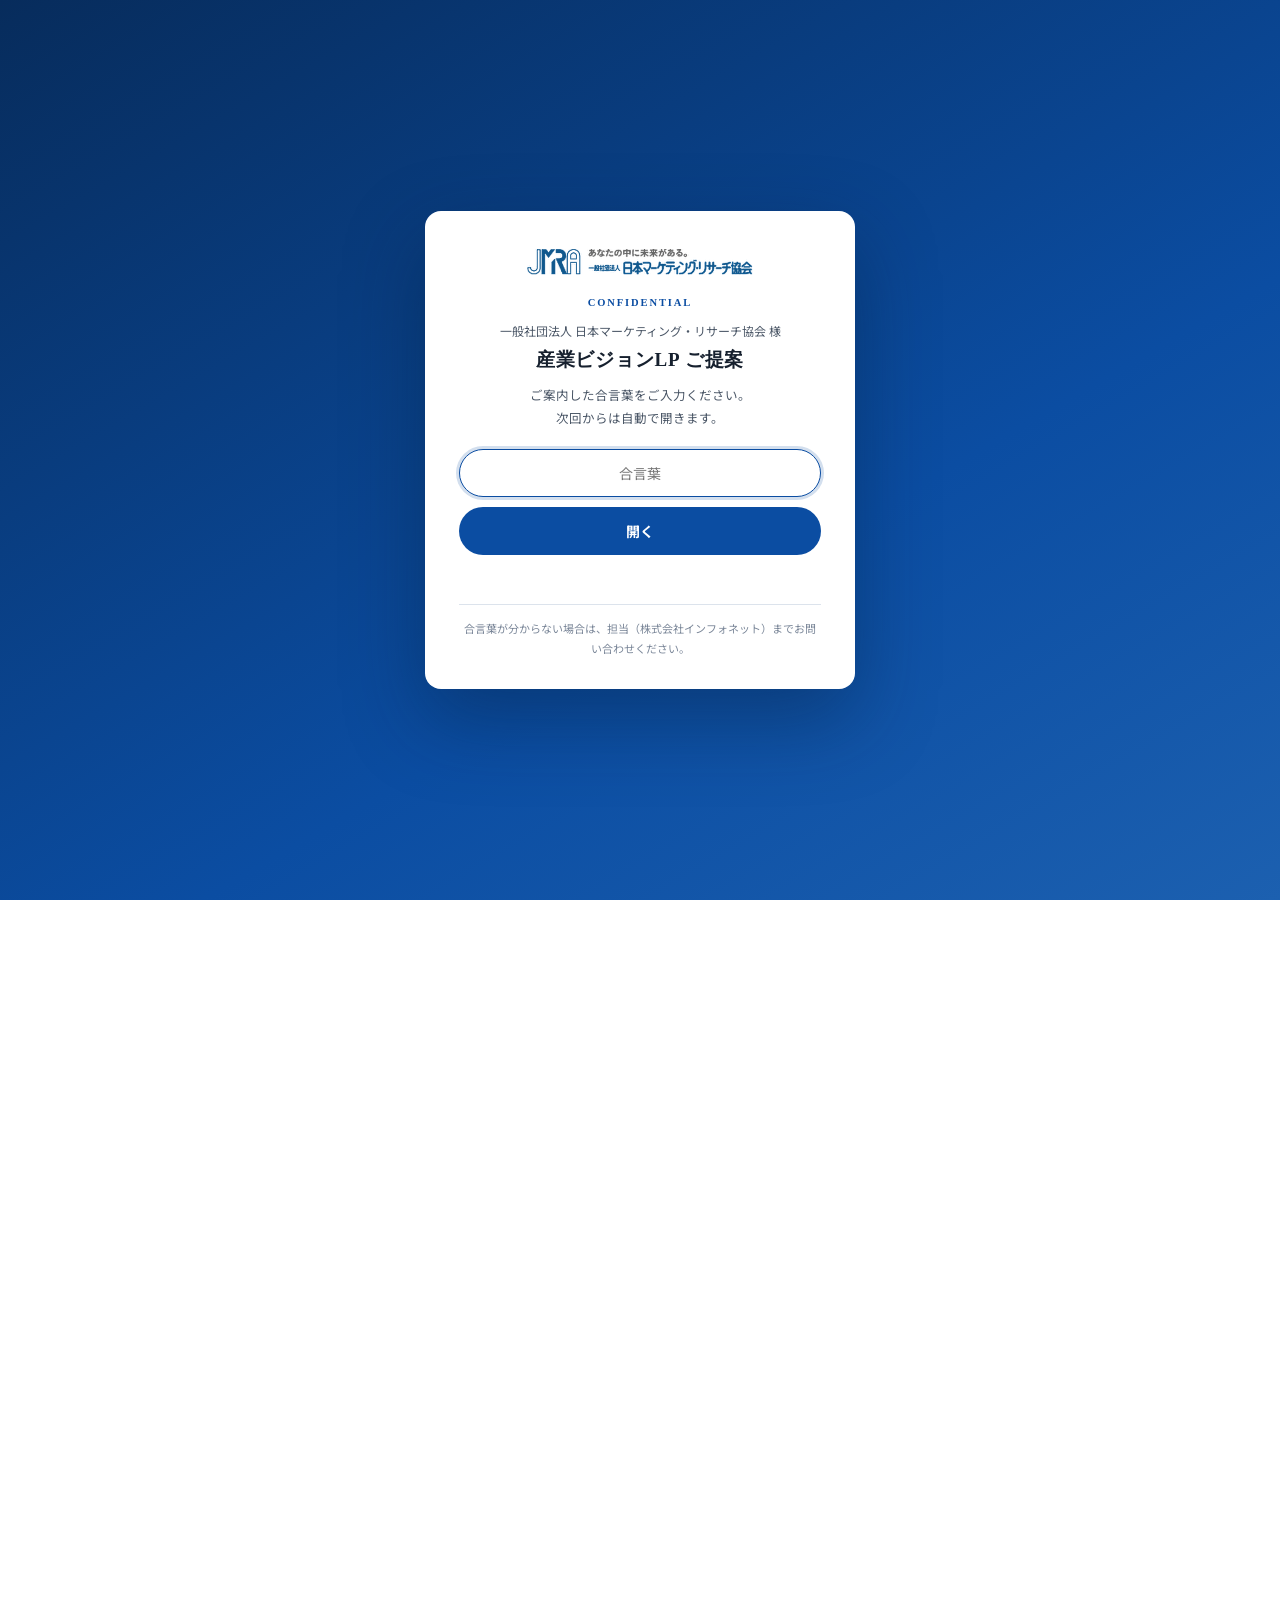
<file: jmra-vision-c.html>
<!DOCTYPE html>
<html lang="ja" class="gate-on">
<head>
<meta charset="UTF-8">
<meta name="viewport" content="width=device-width, initial-scale=1.0">
<title>マーケティング・リサーチ産業VISION｜一般社団法人 日本マーケティング・リサーチ協会｜デザイン案C（サイドナビ）</title>
<meta name="description" content="「調べる」から、「意思をつくる」へ。一般社団法人 日本マーケティング・リサーチ協会が策定した、マーケティング・リサーチ産業のこれからのビジョン。">
<meta name="robots" content="noindex,nofollow">
<link rel="preconnect" href="https://fonts.googleapis.com">
<link rel="preconnect" href="https://fonts.gstatic.com" crossorigin>
<link href="https://fonts.googleapis.com/css2?family=Zen+Kaku+Gothic+New:wght@400;500;700&family=Inter+Tight:wght@400;500;600&family=Inter:wght@400;600;700;800&family=Barlow+Semi+Condensed:wght@500;600;700&family=Noto+Sans+JP:wght@400;500;700&display=swap" rel="stylesheet">
<style>
@charset "UTF-8";
/* ============================================================================
   JMRA Design Tokens v0.9
   一般社団法人 日本マーケティング・リサーチ協会 様 ／ 産業ビジョンLP
   ----------------------------------------------------------------------------
   制作: 株式会社インフォネット（制作パートナー: 株式会社ITLINE）
   2026-08 作成

   【このファイルの役割】
   JMRA様の Web 資産に「共通の基準値」を与えるための定義ファイルです。
   本LPだけでなく、将来のデータベース化・追加改修・他ページ展開の際にも
   このファイルを <link> するだけで同じトンマナを再現できます。

   【2層構造】
   Layer 1 (--jm-*)  : プリミティブ = 色そのもの。実装から直接使わない。
   Layer 2 (--c-*)   : セマンティック = 役割名。実装で触ってよいのはこちら。
   → 将来「主色を変えたい」ときは Layer 1 を1行変えるだけで全ページに波及します。

   【統一ブルー #0B4DA2 の根拠】
   現在、JMRA様のWeb資産にはブルーが4種類存在します。
     - コーポレートサイト skin.css .................. #0066A9 / #0073BE
     - 50周年記念特設サイト /Portals/0/50th/ ........ #0D558B / #0072BC
     - アニュアル・カンファレンス2025 LP ............ #354FD9
     - 各種資料上の認識 ............................. #003399
     - 協会ロゴマーク実測（logo.png） ............... #085288
   なかでも、最も権威のある基準は「協会ロゴマークそのものの色 #085288」です。
   #0B4DA2 はこのロゴ色と同系（いずれも hue 約210度のネイビーブルー）でありながら、
   Web上の可読性要件を満たすよう明度を最適化したものです。
   #0B4DA2 はこれらの中間に位置し、
     (1) どの既存資産とも系統が衝突しない
     (2) 白文字とのコントラスト比 8.18:1（WCAG AAA）で、紺帯に白見出しを
         載せる設計がすべて安全になる
     (3) #003399 より一段明るく現代的でありながら、業界団体としての
         信頼感（ネイビー寄り）を保つ
   の3点から、統一色として提案するものです。
   ========================================================================== */

:root{

  /* ==========================================================================
     Layer 1 — PRIMITIVE ／ 直接使用しないでください
     ========================================================================== */

  /* --- Blue ramp（主色） --------------------------------------------------- */
  --jm-blue-50 :#EEF4FB;
  --jm-blue-100:#D6E4F5;
  --jm-blue-200:#AEC8EA;
  --jm-blue-300:#7BA4DA;
  --jm-blue-400:#4A7FC6;
  --jm-blue-500:#1C60B0;
  --jm-blue-600:#0B4DA2;   /* ★ 統一色 PRIMARY ／ 白文字 8.18:1 (AAA) */
  --jm-blue-700:#093C7E;
  --jm-blue-800:#072C5C;   /* 濃紺面（推奨サービス・フッター） */
  --jm-blue-900:#051D3D;

  /* --- Secondary / Accent -------------------------------------------------- */
  --jm-teal-500  :#12A5C8;  /* データ・分析の記号色。送付イメージのシアンを継承 */
  --jm-teal-600  :#0E86A4;
  --jm-green-500 :#2FA37A;  /* 50周年サイト #52B386 の格上げ継承 */
  --jm-accent-500:#FF7A2F;  /* CTA。#FF6600 の明度調整継承 ※白文字は不可(3.0:1) */
  --jm-accent-700:#D95E12;  /* 白文字を載せる必要がある場合はこちら */

  /* --- Neutral ------------------------------------------------------------- */
  --jm-ink   :#16202E;
  --jm-ink-2 :#4A5666;
  --jm-ink-3 :#7A8698;
  --jm-line  :#DCE3EC;
  --jm-bg    :#F5F8FC;
  --jm-white :#FFFFFF;

  /* --- Legacy（移行元。削除せず由来を残す） --------------------------------- */
  --jm-legacy-corp:#0066A9;  /* /Portals/0/Skins/JMRA/skin.css 実測 */
  --jm-legacy-50th:#0D558B;  /* /Portals/0/50th/assets/css/style.css */
  --jm-legacy-conf:#354FD9;  /* /Portals/0/conference/2025lp/assets/css/style.css */
  --jm-logo-blue  :#085288;  /* ★協会ロゴマーク実測値。統一色 #0B4DA2 の根拠 */

  /* --- Category colors（事例カテゴリ／最大6色） ------------------------------ */
  --jm-cat-quant :#0B4DA2;   /* 定量調査 */
  --jm-cat-qual  :#12A5C8;   /* 定性調査 */
  --jm-cat-data  :#6B4FD6;   /* データ活用・AI */
  --jm-cat-ux    :#2FA37A;   /* UX・行動観察 */
  --jm-cat-global:#C86A12;   /* 海外・グローバル */
  --jm-cat-other :#6B7787;   /* その他 */


  /* ==========================================================================
     Layer 2 — SEMANTIC ／ 実装で使うのはここだけ
     ========================================================================== */

  --c-primary      :var(--jm-blue-600);
  --c-primary-hover:var(--jm-blue-700);
  --c-primary-weak :var(--jm-blue-50);
  --c-on-primary   :#fff;

  --c-secondary    :var(--jm-teal-500);

  --c-surface      :var(--jm-white);
  --c-surface-2    :var(--jm-bg);
  --c-surface-dark :var(--jm-blue-800);

  --c-border       :var(--jm-line);
  --c-border-strong:var(--jm-blue-200);

  --c-text         :var(--jm-ink);
  --c-text-muted   :var(--jm-ink-2);
  --c-text-faint   :var(--jm-ink-3);
  --c-text-on-dark :#fff;
  --c-text-on-dark-muted:rgba(255,255,255,.72); /* ダーク面は2階調のみ。グレー混色は濁る */

  --c-link         :var(--jm-blue-600);
  --c-cta-bg       :var(--jm-accent-500);
  --c-cta-text     :#fff;
  --c-focus-ring   :rgba(11,77,162,.35);


  /* ==========================================================================
     TYPOGRAPHY ／ Major Third (1.25) スケール
     ========================================================================== */
  --ff-ja :"Noto Sans JP","Yu Gothic Medium","Yu Gothic","Hiragino Kaku Gothic ProN",sans-serif;
  /* 見出し用（参考サイト https://www.techv.co.jp/ の書体構成に準拠）
     和文見出し＝BIZ UDPMincho（明朝）／英字ラベル＝Libre Baskerville（セリフ）
     本文はゴシック（--ff-ja）のままとし、見出しだけ明朝にしてコントラストをつける。 */
  --ff-head  :"BIZ UDPMincho","Yu Mincho","YuMincho","Hiragino Mincho ProN",serif;
  --ff-serif :"Libre Baskerville","Times New Roman",serif;
  --ff-en :"Inter","Noto Sans JP",sans-serif;
  --ff-num:"Barlow Semi Condensed","Inter",sans-serif;

  --fs-2xs :.6875rem;   /* 11px  カテゴリチップ */
  --fs-xs  :.75rem;     /* 12px  メタ情報 */
  --fs-sm  :.8125rem;   /* 13px  補助テキスト */
  --fs-base:.9375rem;   /* 15px  本文 */
  --fs-md  :1rem;       /* 16px  カードタイトル */
  --fs-lg  :1.125rem;   /* 18px  リード */
  --fs-xl  :1.375rem;   /* 22px  小見出し */
  --fs-2xl :1.75rem;    /* 28px  h3 */
  --fs-3xl :2.25rem;    /* 36px  h2 */
  --fs-4xl :3rem;       /* 48px  特大 */
  --fs-hero:clamp(1.75rem,4.4vw,3.25rem);

  --lh-tight:1.35;
  --lh-dense:1.65;
  --lh-base :1.85;

  --fw-r:400; --fw-m:500; --fw-b:700; --fw-x:900;
  --ls-label:.28em;  /* 英語ラベルのトラッキング */


  /* ==========================================================================
     SPACE ／ 4px ベース
     ========================================================================== */
  --sp-1:4px;  --sp-2:8px;  --sp-3:12px; --sp-4:16px; --sp-5:24px;
  --sp-6:32px; --sp-7:40px; --sp-8:56px; --sp-9:80px; --sp-10:112px;

  --sec-y    :clamp(56px,7vw,96px);
  --container:1180px;
  --gutter   :24px;
  --header-h :74px;


  /* ==========================================================================
     RADIUS / ELEVATION ／ 影には青みを混ぜる（グレーの影は安っぽく見える）
     ========================================================================== */
  --r-sm:6px; --r-md:10px; --r-lg:14px; --r-xl:20px; --r-pill:999px;

  --e-1:0 1px 2px rgba(9,32,72,.06), 0 2px 8px rgba(9,32,72,.05);
  --e-2:0 4px 16px rgba(9,32,72,.08);
  --e-3:0 10px 28px rgba(9,32,72,.13);
  --e-focus:0 0 0 3px var(--c-focus-ring);


  /* ==========================================================================
     MOTION
     ========================================================================== */
  --dur-1:120ms; --dur-2:200ms; --dur-3:320ms; --dur-4:520ms;
  --ease-out   :cubic-bezier(.22,.61,.36,1);
  --ease-inout :cubic-bezier(.65,0,.35,1);
  --ease-spring:cubic-bezier(.34,1.4,.64,1);
  --stagger:12ms;      /* 実効の上限は 240ms でキャップする */
}

/* ============================================================================
   BREAKPOINTS（本LPの正）
     1023px 以下 … 3列 → 2列
     599px  以下 … 2列 → 1列
   ※JMRA様既存資産は 768 / 1259（カンファレンスLP）、Bootstrap系（50周年）と
     まちまちのため、本LPでは上記2本に統一しています。
   ========================================================================== */

/* ============================================================================
   ACCESSIBILITY
   ========================================================================== */
@media (prefers-reduced-motion:reduce){
  :root{--dur-1:.01ms;--dur-2:.01ms;--dur-3:.01ms;--dur-4:.01ms;--stagger:0ms;}
  *,*::before,*::after{animation-duration:.01ms!important;animation-iteration-count:1!important;
    transition-duration:.01ms!important;scroll-behavior:auto!important;}
}

/* ==========================================================================
   デザイン案A「ビジョンブルー」
   いただいたレビュー用モックの構成・順序・カテゴリ体系をそのまま踏襲したうえで、
   ①実写／図版の投入 ②カード情報量の整理 ③色分けのルール化
   ④ダーク面のコントラスト確保 ⑤SP時のフィルタUI ⑥カード等高
   の6点を改善したデザインです。
   ========================================================================== */

*{margin:0;padding:0;box-sizing:border-box;}
html{overflow-x:hidden;scroll-behavior:smooth;scroll-padding-top:calc(var(--header-h) + 12px);}
body{font-family:var(--ff-ja);color:var(--c-text);background:var(--c-surface);line-height:var(--lh-base);
  font-size:var(--fs-base);-webkit-font-smoothing:antialiased;}
img{max-width:100%;display:block;}
a{text-decoration:none;color:inherit;}
button{font-family:inherit;cursor:pointer;border:none;background:none;color:inherit;}
select{font-family:inherit;}
:focus-visible{outline:none;box-shadow:var(--e-focus);border-radius:var(--r-sm);}
.inner{max-width:var(--container);margin:0 auto;padding:0 var(--gutter);}
.en{font-family:var(--ff-en);letter-spacing:var(--ls-label);font-weight:700;text-transform:uppercase;}
.num{font-family:var(--ff-num);font-variant-numeric:tabular-nums;}

html.still *,html.still *::before,html.still *::after{transition:none!important;animation:none!important;}
html.still .rv{opacity:1!important;transform:none!important;}
html.still .mx-axes{opacity:1!important;}
html.still .mx-arrow{clip-path:none!important;}
html.still dialog.md[open]{position:fixed;top:50%;left:50%;margin:0;transform:translate(-50%,-50%);z-index:9999;}
html.still dialog.sheet[open]{position:fixed;left:0;right:0;bottom:0;top:auto;margin:0;z-index:9999;}
html.still.hasdialog::after{content:"";position:fixed;inset:0;background:rgba(5,29,61,.55);z-index:9990;}
.js .rv{opacity:0;transform:translateY(18px);transition:opacity var(--dur-4) var(--ease-out),transform var(--dur-4) var(--ease-out);}
.js .rv.in{opacity:1;transform:none;}

/* ===== HEADER ===== */
.hdr{position:sticky;top:0;z-index:100;background:rgba(255,255,255,.94);
  backdrop-filter:blur(10px);-webkit-backdrop-filter:blur(10px);
  border-bottom:1px solid transparent;transition:border-color var(--dur-2),box-shadow var(--dur-2);}
.hdr.solid{border-bottom-color:var(--c-border);box-shadow:var(--e-1);}
.hdr .inner{display:flex;align-items:center;gap:var(--sp-5);height:var(--header-h);}
.brand{display:flex;align-items:center;gap:14px;flex:none;}
.brand img{height:26px;width:auto;}
.brand .bar{width:1px;height:26px;background:var(--c-border);}
.brand .pg{font-size:var(--fs-xs);font-weight:var(--fw-b);line-height:1.35;color:var(--c-primary);}
.brand .pg-short{display:none;}
.brand .pg small{display:block;font-family:var(--ff-en);font-size:9px;letter-spacing:.16em;color:var(--c-text-faint);font-weight:600;}
.gnav{margin-left:auto;}
.gnav ul{display:flex;list-style:none;gap:2px;}
.gnav a{display:block;padding:8px 14px;font-size:var(--fs-sm);font-weight:var(--fw-m);line-height:1.4;
  border-radius:var(--r-sm);transition:background var(--dur-2),color var(--dur-2);}
.gnav a b{display:block;font-family:var(--ff-en);font-size:9px;font-weight:800;letter-spacing:.16em;color:var(--jm-teal-500);}
.gnav a:hover{background:var(--c-primary-weak);color:var(--c-primary);}
.lang{display:flex;border:1.5px solid var(--c-border);border-radius:var(--r-sm);overflow:hidden;flex:none;}
.lang button{width:36px;height:30px;font-family:var(--ff-en);font-size:11px;font-weight:700;
  color:var(--c-text-faint);transition:all var(--dur-2);}
.lang button.on{background:var(--c-primary);color:#fff;}
.burger{display:none;width:44px;height:44px;border-radius:var(--r-sm);align-items:center;justify-content:center;flex-direction:column;gap:5px;}
.burger span{display:block;width:20px;height:2px;background:var(--c-primary);border-radius:2px;}

/* ===== HERO =====
   本家サイト（jmra-net.or.jp）のメインビジュアルに合わせた構成。
   ・左に「JMRAマーク＋あなたの中に未来がある。」のロックアップ
   ・明るい面に濃い文字（本家は白背景に濃グレーのキャッチ）
   ・右側は背景のビジュアルをそのまま見せる（本家は全面ビジュアル）
   キャッチは画像ではなく実テキストで組んでいる（Noto Sans JP 900）。 */
.hero{position:relative;overflow:hidden;background:#EAF2FA;}
.hero-bg{position:absolute;inset:0;background:url("images/hero_a.jpg") center 46%/cover no-repeat;}
/* 左から白を敷き、文字が乗る面だけを明るくする */
.hero-veil{position:absolute;inset:0;
  background:
    linear-gradient(98deg,
      rgba(255,255,255,.975) 0%,
      rgba(255,255,255,.95) 32%,
      rgba(255,255,255,.78) 48%,
      rgba(255,255,255,.26) 66%,
      rgba(255,255,255,0) 84%),
    linear-gradient(180deg,rgba(255,255,255,.5) 0%,rgba(255,255,255,0) 26%);}
.hero-grid{position:absolute;inset:0;opacity:.5;
  background-image:linear-gradient(rgba(11,77,162,.10) 1px,transparent 1px),linear-gradient(90deg,rgba(11,77,162,.10) 1px,transparent 1px);
  background-size:64px 64px;
  mask-image:linear-gradient(262deg,#000 0%,transparent 62%);
  -webkit-mask-image:linear-gradient(262deg,#000 0%,transparent 62%);}
.hero .inner{position:relative;display:block;
  padding-top:clamp(26px,3.2vw,44px);padding-bottom:clamp(28px,3.4vw,48px);}
.hero-tx{max-width:min(720px,64%);}

/* --- ロックアップ（本家の型） --- */
.jm-lockup{display:flex;align-items:center;gap:clamp(12px,1.4vw,18px);
  margin-bottom:clamp(12px,1.5vw,20px);}
.jm-mark{height:clamp(48px,5.2vw,68px);width:auto;flex:none;}
.jm-tag{margin:0;font-family:var(--ff-head);font-weight:var(--fw-b);color:#333;line-height:1.3;letter-spacing:.04em;
  font-size:clamp(17px,2.15vw,28px);}
.jm-tag .tag-br{display:none;}

.hero .eyebrow{display:inline-flex;align-items:center;gap:12px;color:var(--jm-blue-500);font-family:var(--ff-serif);
  font-size:var(--fs-xs);font-weight:700;letter-spacing:.14em;margin-bottom:var(--sp-3);}
.hero .eyebrow::before{content:"";width:34px;height:2px;background:var(--jm-blue-500);flex:none;}
.hero h1{font-family:var(--ff-head);font-size:clamp(1.95rem,4.6vw,3.15rem);line-height:1.32;
  font-weight:var(--fw-b);color:var(--jm-blue-700);letter-spacing:.03em;text-shadow:none;}
.hero h1 .accent{color:var(--jm-blue-600);position:relative;display:inline-block;isolation:isolate;}
.hero h1 .accent::after{content:"";position:absolute;left:-.04em;right:-.04em;bottom:.12em;height:.22em;
  background:rgba(0,115,190,.20);border-radius:2px;z-index:-1;}
.hero .lead{margin-top:var(--sp-4);max-width:31em;color:#3B4A5C;font-size:var(--fs-base);line-height:1.85;}
.hero .lead b{color:var(--jm-blue-700);font-weight:var(--fw-b);border-bottom:2px solid rgba(0,115,190,.35);}
.hero .cta{margin-top:var(--sp-5);display:flex;gap:var(--sp-3);flex-wrap:wrap;}
.btn{display:inline-flex;align-items:center;gap:10px;font-weight:var(--fw-b);font-size:var(--fs-base);
  padding:15px 30px;border-radius:var(--r-pill);
  transition:transform var(--dur-2) var(--ease-out),box-shadow var(--dur-2),background var(--dur-2);}
.btn svg{width:16px;height:16px;flex:none;}
.btn-p{background:var(--c-cta-bg);color:#fff;box-shadow:0 6px 20px rgba(255,122,47,.30);}
.btn-p:hover{transform:translateY(-3px);box-shadow:0 10px 28px rgba(255,122,47,.42);}
.btn-g{background:rgba(255,255,255,.86);color:var(--jm-blue-600);border:1.5px solid var(--jm-blue-300);}
.btn-g:hover{background:#fff;border-color:var(--jm-blue-500);transform:translateY(-3px);}
/* 案Aでは右の写真カードを出さない（本家は全面ビジュアル＋左ロックアップのため）。
   指定そのものは案B（_style_b.css で display:block に戻す）が使うため残す。 */
.hero-art{display:none;position:relative;}
.hero-art img{width:100%;height:auto;aspect-ratio:4/3;object-fit:cover;border-radius:var(--r-xl);box-shadow:0 24px 60px rgba(0,0,0,.42);}
.hero-art .chip-float{position:absolute;left:-20px;bottom:22px;background:#fff;border-radius:var(--r-lg);
  box-shadow:0 12px 34px rgba(5,29,61,.3);padding:13px 19px;display:flex;align-items:center;gap:12px;max-width:88%;}
.hero-art .chip-float .ic{width:36px;height:36px;border-radius:var(--r-md);background:var(--c-primary-weak);
  display:flex;align-items:center;justify-content:center;color:var(--c-primary);flex:none;}
.hero-art .chip-float .ic svg{width:18px;height:18px;}
.hero-art .chip-float b{display:block;font-size:var(--fs-sm);line-height:1.5;}
.hero-art .chip-float span{font-size:var(--fs-xs);color:var(--c-text-faint);}

/* ===== TICKER ===== */
.ticker{background:#fff;border-bottom:1px solid var(--c-border);}
.ticker .inner{display:grid;grid-template-columns:repeat(4,1fr);}
.stat{padding:19px 18px 17px;text-align:center;position:relative;}
.stat + .stat::before{content:"";position:absolute;left:0;top:26%;bottom:26%;width:1px;background:var(--c-border);}
.stat .v{font-family:var(--ff-num);font-size:2.5rem;font-weight:700;line-height:1;color:var(--c-primary);font-variant-numeric:tabular-nums;}
.stat .v .u{font-size:.95rem;font-weight:600;margin-left:3px;color:var(--c-text-muted);}
.stat .k{margin-top:9px;font-size:var(--fs-xs);color:var(--c-text-muted);font-weight:var(--fw-m);}

/* ===== SECTION 共通 ===== */
section{padding:var(--sec-y) 0;}
.sec-head{margin-bottom:var(--sp-8);max-width:46em;}
.sec-head .en{display:inline-flex;align-items:center;gap:11px;color:var(--c-primary);font-size:var(--fs-xs);
  font-family:var(--ff-serif);font-weight:700;letter-spacing:.14em;}
.sec-head .en::before{content:"";width:28px;height:2px;background:var(--jm-teal-500);}
.sec-head h2{font-family:var(--ff-head);font-size:clamp(1.5rem,3vw,2.2rem);line-height:1.5;margin-top:11px;
  font-weight:var(--fw-b);letter-spacing:.045em;}
.sec-head p{margin-top:14px;color:var(--c-text-muted);font-size:var(--fs-base);}
.sec-head p b{color:var(--c-primary);font-weight:var(--fw-b);}
.sec-head.on-dark h2{color:#fff;}
.sec-head.on-dark p{color:var(--c-text-on-dark-muted);}
.sec-head.on-dark p b{color:#7FE3FF;}
.sec-head.on-dark .en{color:#7FE3FF;}
.sec-head.on-dark .en::before{background:#7FE3FF;}

/* ===== VISION（BEFORE → SHIFT → AFTER） ===== */
.vision{background:var(--c-surface-2);}
.v-head{display:grid;grid-template-columns:minmax(230px,.8fr) 1.6fr;gap:clamp(24px,4vw,60px);
  align-items:start;margin-bottom:var(--sp-8);}
.v-head .sec-head{margin-bottom:0;}
.v-lead{color:var(--c-text-muted);font-size:var(--fs-base);line-height:2;padding-top:34px;}
.v-lead b{color:var(--c-primary);font-weight:var(--fw-b);}
.steps{display:grid;grid-template-columns:1fr 34px 1fr 34px 1fr;align-items:stretch;gap:0;}
.step{background:#fff;border:1px solid var(--c-border);border-radius:var(--r-lg);padding:26px 26px 24px;box-shadow:var(--e-1);}
.step .lb{font-family:var(--ff-en);font-size:10px;font-weight:800;letter-spacing:.22em;color:var(--c-text-faint);text-transform:uppercase;}
.step h3{font-size:var(--fs-xl);margin:10px 0 10px;line-height:1.5;}
.step p{font-size:var(--fs-sm);color:var(--c-text-muted);line-height:1.9;}
.step.now{background:linear-gradient(150deg,var(--jm-blue-700) 0%,var(--jm-blue-600) 55%,var(--jm-blue-500) 100%);
  border-color:transparent;color:#fff;box-shadow:0 14px 34px rgba(11,77,162,.28);position:relative;overflow:hidden;}
.step.now .lb{color:#7FE3FF;}
.step.now p{color:var(--c-text-on-dark-muted);}
.step.now::after{content:"";position:absolute;right:-40px;bottom:-40px;width:150px;height:150px;border-radius:50%;
  background:radial-gradient(circle,rgba(127,227,255,.3) 0%,transparent 70%);}
.step-ar{display:flex;align-items:center;justify-content:center;color:var(--jm-blue-300);}
.step-ar svg{width:20px;height:20px;}

/* ===== VALUE MAP ===== */
.matrix-wrap{margin-top:var(--sp-6);}
.mx-frame{display:grid;grid-template-columns:34px 1fr;gap:14px;align-items:stretch;}
.yaxis{display:flex;flex-direction:column;align-items:center;justify-content:space-between;padding:4px 0;
  font-size:var(--fs-xs);font-weight:var(--fw-b);color:var(--c-text-faint);letter-spacing:.08em;}
.yaxis span.t{writing-mode:vertical-rl;text-orientation:upright;}
.yaxis span.t.hi{color:var(--jm-teal-600);}
.yaxis .line{flex:1 1 auto;width:2px;background:linear-gradient(180deg,var(--jm-teal-500),var(--jm-blue-200));
  margin:10px 0;border-radius:2px;position:relative;display:flex;align-items:center;justify-content:center;}
.yaxis .line::before{content:"";position:absolute;top:-1px;left:50%;transform:translateX(-50%);
  width:0;height:0;border-left:5px solid transparent;border-right:5px solid transparent;border-bottom:7px solid var(--jm-teal-500);}
.yaxis .line i{writing-mode:vertical-rl;text-orientation:upright;font-style:normal;font-size:10px;
  color:var(--c-text-faint);background:#fff;padding:8px 0;letter-spacing:.12em;}
.xaxis{display:flex;align-items:center;justify-content:center;gap:14px;margin:16px 0 0 48px;flex-wrap:wrap;
  font-size:var(--fs-xs);font-weight:var(--fw-b);color:var(--c-text-faint);letter-spacing:.04em;}
.xaxis .pole{display:inline-flex;align-items:center;gap:7px;font-family:var(--ff-en);font-size:10.5px;letter-spacing:.1em;}
.xaxis .pole.r{color:var(--jm-teal-600);}
.xaxis .dot{width:7px;height:7px;border-radius:50%;background:var(--jm-blue-200);display:inline-block;}
.xaxis .dot-r{background:var(--jm-teal-500);}
.xaxis .line{flex:0 1 min(300px,30vw);height:2px;background:linear-gradient(90deg,var(--jm-blue-200),var(--jm-teal-500));
  border-radius:2px;position:relative;display:flex;align-items:center;justify-content:center;}
.xaxis .line::after{content:"";position:absolute;right:-1px;top:50%;transform:translateY(-50%);
  width:0;height:0;border-top:5px solid transparent;border-bottom:5px solid transparent;border-left:7px solid var(--jm-teal-500);}
.xaxis .line i{font-style:normal;font-size:10px;color:var(--c-text-faint);background:#fff;padding:0 10px;letter-spacing:.1em;white-space:nowrap;}

.matrix{position:relative;display:grid;grid-template-columns:1fr 1fr;gap:20px;padding:38px;
  background:#fff;border:1px solid var(--c-border);border-radius:var(--r-xl);box-shadow:var(--e-2);}
.mx-svg{position:absolute;inset:0;width:100%;height:100%;pointer-events:none;}
.mx-axes{z-index:0;opacity:0;transition:opacity .9s var(--ease-out);}
.mx-arrow{z-index:0;clip-path:inset(0 100% 0 0);transition:clip-path 1.5s .3s var(--ease-out);}
.mx-svg path,.mx-svg line{fill:none;}
.mx-svg .ax{stroke:var(--jm-blue-200);stroke-width:2;}
.mx-svg .arw{stroke:var(--jm-teal-500);stroke-width:5;stroke-linecap:round;stroke-linejoin:round;opacity:1;}
.matrix.in .mx-axes{opacity:1;}
.matrix.in .mx-arrow{clip-path:inset(0 0 0 0);}

.quad{position:relative;z-index:1;display:block;width:100%;text-align:left;background:#fff;
  border:1.5px solid var(--c-border);border-radius:var(--r-lg);padding:24px 24px 20px;
  transition:transform var(--dur-3) var(--ease-out),box-shadow var(--dur-3),border-color var(--dur-3),background var(--dur-3);}
@media(hover:hover){.quad:hover{transform:translateY(-3px);box-shadow:var(--e-2);border-color:var(--cat);}}
.quad.active{border-color:var(--cat);box-shadow:0 0 0 3px color-mix(in srgb,var(--cat) 18%,#fff),var(--e-2);}
.quad .qno{font-family:var(--ff-num);font-size:var(--fs-lg);font-weight:700;color:#fff;background:var(--cat);
  border-radius:var(--r-pill);padding:2px 13px;letter-spacing:.02em;
  box-shadow:0 2px 8px color-mix(in srgb,var(--cat) 45%,transparent);}
.quad .qsub{margin-left:10px;font-size:var(--fs-xs);color:var(--c-text-faint);font-weight:var(--fw-m);}
.quad h4{font-size:var(--fs-xl);margin:13px 0 9px;line-height:1.45;}
.quad p{font-size:var(--fs-sm);color:var(--c-text-muted);line-height:1.9;}
.quad .qfoot{display:flex;align-items:center;gap:11px;margin-top:15px;padding-top:13px;border-top:1px dashed var(--c-border);flex-wrap:wrap;}
.quad .qn{font-size:var(--fs-xs);color:var(--cat);font-weight:var(--fw-b);background:color-mix(in srgb,var(--cat) 10%,#fff);
  border-radius:var(--r-pill);padding:3px 12px;}
.quad .qn b{font-family:var(--ff-num);font-size:var(--fs-md);}
.quad .qtag{font-size:11px;color:var(--c-text-faint);}
.quad .goal{position:absolute;top:20px;right:20px;display:inline-flex;align-items:center;gap:6px;
  font-size:10px;font-weight:800;letter-spacing:.08em;color:#fff;background:var(--jm-teal-500);
  padding:4px 11px;border-radius:var(--r-pill);box-shadow:0 3px 10px rgba(18,165,200,.35);}
.quad .goal svg{width:11px;height:11px;}
.quad.q-goal{background:linear-gradient(155deg,#fff 0%,#F2F8FC 100%);}

.foundation{display:grid;grid-template-columns:auto 1fr auto;align-items:center;gap:var(--sp-5);width:100%;
  text-align:left;margin:var(--sp-5) 0 0 48px;padding:20px 26px;background:#fff;border:1.5px solid var(--c-border);
  border-radius:var(--r-lg);box-shadow:var(--e-1);transition:border-color var(--dur-2),box-shadow var(--dur-2),transform var(--dur-2);
  --cat:#6B7787;}
@media(hover:hover){.foundation:hover{border-color:var(--cat);transform:translateY(-2px);box-shadow:var(--e-2);}}
.foundation.active{border-color:var(--cat);box-shadow:0 0 0 3px rgba(107,119,135,.18),var(--e-2);}
.foundation .fen{font-family:var(--ff-en);font-size:10px;font-weight:800;letter-spacing:.2em;color:#fff;
  background:var(--cat);border-radius:var(--r-sm);padding:5px 11px;white-space:nowrap;}
.foundation .ftx{font-size:var(--fs-sm);color:var(--c-text-muted);line-height:1.85;}
.foundation .ftx b{display:block;font-size:var(--fs-md);color:var(--c-text);margin-bottom:3px;}
.foundation .fn{font-size:var(--fs-xs);color:var(--cat);font-weight:var(--fw-b);background:#EEF0F3;
  border-radius:var(--r-pill);padding:4px 13px;white-space:nowrap;}
.foundation .fn b{font-family:var(--ff-num);font-size:var(--fs-md);}
.matrix-note{margin-top:var(--sp-5);font-size:var(--fs-xs);color:var(--c-text-faint);text-align:right;}

/* ===== CASES ===== */
.cases{background:var(--c-surface-2);}
.cases-head{display:flex;align-items:flex-end;justify-content:space-between;gap:var(--sp-5);flex-wrap:wrap;margin-bottom:var(--sp-6);}
.count-badge{text-align:right;flex:none;}
.count-badge .n{font-family:var(--ff-num);font-size:3.4rem;line-height:.9;font-weight:700;color:var(--c-primary);font-variant-numeric:tabular-nums;}
.count-badge .l{font-size:10.5px;color:var(--c-text-faint);font-weight:var(--fw-m);margin-top:7px;}
.count-badge.on-dark .n{color:#7FE3FF;}
.count-badge.on-dark .l{color:var(--c-text-on-dark-muted);}

.fbar{position:sticky;top:var(--header-h);z-index:50;background:rgba(245,248,252,.94);
  backdrop-filter:blur(10px);-webkit-backdrop-filter:blur(10px);padding:14px 0 12px;margin-bottom:var(--sp-5);
  border-bottom:1px solid transparent;transition:border-color var(--dur-2);}
.fbar.stuck{border-bottom-color:var(--c-border);}
.frow{display:flex;align-items:flex-start;gap:var(--sp-4);margin-bottom:9px;}
.frow:last-child{margin-bottom:0;}
.flabel{flex:0 0 66px;font-size:var(--fs-xs);font-weight:var(--fw-b);color:var(--c-text-faint);
  letter-spacing:.08em;padding-top:11px;}
.chips{display:flex;gap:7px;flex-wrap:wrap;flex:1 1 auto;min-width:0;}
.chip{display:inline-flex;align-items:center;gap:7px;font-size:var(--fs-sm);font-weight:var(--fw-b);
  padding:8px 15px;border-radius:var(--r-pill);border:1.5px solid var(--c-border);background:#fff;color:var(--c-text-muted);
  transition:all var(--dur-2) var(--ease-out);white-space:nowrap;min-height:38px;}
.chip .dot{width:8px;height:8px;border-radius:50%;background:var(--cat,var(--c-text-faint));flex:none;}
.chip .cn{font-family:var(--ff-num);font-size:11px;font-weight:700;color:var(--c-text-faint);
  background:var(--c-surface-2);border-radius:var(--r-pill);padding:1px 8px;}
@media(hover:hover){.chip:hover{border-color:var(--jm-blue-300);color:var(--c-primary);}}
.chip.on{background:var(--c-primary);border-color:var(--c-primary);color:#fff;box-shadow:0 4px 12px rgba(11,77,162,.24);}
.chip.on .dot{background:#fff;}
.chip.on .cn{background:rgba(255,255,255,.22);color:#fff;}
.chip.sm{font-size:var(--fs-xs);font-weight:var(--fw-m);padding:6px 13px;min-height:32px;}
.memchips{max-height:none;}

.ftools{align-items:center;gap:var(--sp-3);flex-wrap:wrap;padding-top:6px;border-top:1px dashed var(--c-border);margin-top:11px;}
.active-row{display:flex;align-items:center;gap:9px;flex-wrap:wrap;flex:1 1 auto;min-height:30px;}
.active-row .lbl{color:var(--c-text-faint);font-weight:var(--fw-b);font-size:var(--fs-xs);}
.tagx{display:inline-flex;align-items:center;gap:7px;background:#fff;border:1px solid var(--jm-blue-200);
  color:var(--c-primary);font-weight:var(--fw-b);font-size:var(--fs-xs);padding:5px 8px 5px 12px;border-radius:var(--r-pill);}
.tagx button{width:18px;height:18px;border-radius:50%;background:var(--c-primary-weak);color:var(--c-primary);
  display:flex;align-items:center;justify-content:center;font-size:12px;line-height:1;font-weight:700;}
.tagx button:hover{background:var(--c-primary);color:#fff;}
.clear-all{color:var(--c-text-muted);font-size:var(--fs-xs);text-decoration:underline;font-weight:var(--fw-m);}
.clear-all:hover{color:var(--c-primary);}
.sel{position:relative;flex:none;}
.sel select{appearance:none;-webkit-appearance:none;background:#fff;border:1.5px solid var(--c-border);
  border-radius:var(--r-pill);padding:9px 36px 9px 15px;font-size:var(--fs-sm);font-weight:var(--fw-m);
  color:var(--c-text);min-height:38px;cursor:pointer;transition:border-color var(--dur-2);}
.sel select:hover{border-color:var(--jm-blue-300);}
.sel::after{content:"";position:absolute;right:14px;top:50%;width:7px;height:7px;border-right:2px solid var(--c-text-faint);
  border-bottom:2px solid var(--c-text-faint);transform:translateY(-70%) rotate(45deg);pointer-events:none;}
.viewtgl{display:flex;border:1.5px solid var(--c-border);border-radius:var(--r-pill);overflow:hidden;background:#fff;flex:none;}
.viewtgl button{width:42px;height:38px;display:flex;align-items:center;justify-content:center;color:var(--c-text-faint);transition:all var(--dur-2);}
.viewtgl button.on{background:var(--c-primary);color:#fff;}
.viewtgl svg{width:17px;height:17px;}
.sp-filter-btn{display:none;}

.grid{display:grid;grid-template-columns:repeat(auto-fill,minmax(320px,1fr));gap:20px;align-items:stretch;}
.case{position:relative;display:grid;grid-template-rows:auto auto 1fr auto;background:#fff;
  border:1px solid var(--c-border);border-radius:var(--r-lg);padding:22px 22px 18px;box-shadow:var(--e-1);
  text-align:left;width:100%;overflow:hidden;
  transition:transform var(--dur-2) var(--ease-out),box-shadow var(--dur-2),border-color var(--dur-2);}
.case::before{content:"";position:absolute;top:0;left:0;right:0;height:4px;background:var(--cat);}
@media(hover:hover){.case:hover{transform:translateY(-3px);box-shadow:var(--e-3);border-color:var(--cat);}}
.case[data-featured="1"]{background:linear-gradient(160deg,var(--jm-blue-50) 0%,#fff 62%);}
.case .ribbon{display:inline-flex;align-items:center;gap:4px;background:var(--jm-accent-500);color:#fff;
  font-size:10px;font-weight:800;letter-spacing:.06em;padding:3px 9px;border-radius:var(--r-sm);flex:none;}
.case .ribbon::before{content:"";width:5px;height:5px;border-radius:50%;background:#fff;}
.case .top{display:flex;align-items:center;gap:8px;flex-wrap:wrap;}
.cchip{display:inline-flex;align-items:center;gap:7px;font-size:var(--fs-2xs);font-weight:var(--fw-b);letter-spacing:.04em;
  padding:4px 11px;border-radius:var(--r-sm);color:var(--cat);
  background:color-mix(in srgb,var(--cat) 10%,#fff);border:1px solid color-mix(in srgb,var(--cat) 25%,#fff);}
.cchip .ce{font-family:var(--ff-en);font-size:9px;font-weight:800;letter-spacing:.14em;opacity:.75;font-style:normal;}
.case .yr{font-family:var(--ff-num);font-size:var(--fs-xs);color:var(--c-text-faint);font-weight:600;margin-left:auto;}
.case h3{font-size:var(--fs-md);line-height:1.6;font-weight:var(--fw-b);margin:13px 0 10px;
  min-height:calc(2 * 1.6em);display:-webkit-box;-webkit-line-clamp:2;-webkit-box-orient:vertical;overflow:hidden;}
.case .member{display:flex;align-items:center;gap:8px;font-size:var(--fs-sm);color:var(--c-text-muted);
  font-weight:var(--fw-m);align-self:start;}
.case .member .ico{width:22px;height:22px;border-radius:var(--r-sm);background:var(--c-surface-2);
  display:flex;align-items:center;justify-content:center;flex:none;color:var(--cat);}
.case .member .ico svg{width:13px;height:13px;}
.case .foot{display:flex;align-items:center;gap:8px;min-width:0;margin-top:16px;padding-top:14px;border-top:1px solid var(--c-border);}
.meta{font-size:var(--fs-xs);color:var(--c-text-faint);background:var(--c-surface-2);border-radius:var(--r-sm);
  padding:3px 9px;white-space:nowrap;overflow:hidden;text-overflow:ellipsis;min-width:0;flex:0 1 auto;}
.case .more{margin-left:auto;font-size:var(--fs-xs);font-weight:var(--fw-b);color:var(--c-primary);
  display:inline-flex;align-items:center;gap:5px;white-space:nowrap;flex:none;}
.case .more svg{width:12px;height:12px;transition:transform var(--dur-2);}
@media(hover:hover){.case:hover .more svg{transform:translateX(3px);}}

.grid.list{grid-template-columns:1fr;gap:0;background:#fff;border:1px solid var(--c-border);
  border-radius:var(--r-lg);overflow:hidden;box-shadow:var(--e-1);}
.grid.list .case{grid-template-rows:none;grid-template-columns:170px 1fr 210px 110px;align-items:center;gap:18px;
  border:none;border-bottom:1px solid var(--c-border);border-radius:0;box-shadow:none;padding:15px 22px;background:#fff;}
.grid.list .case::before{width:4px;height:auto;top:11px;bottom:11px;right:auto;border-radius:2px;}
.grid.list .case:last-child{border-bottom:none;}
@media(hover:hover){.grid.list .case:hover{transform:none;background:var(--c-primary-weak);box-shadow:none;}}
.grid.list .case .yr,.grid.list .case .ribbon{display:none;}
.grid.list .case h3{margin:0;min-height:0;-webkit-line-clamp:1;font-size:var(--fs-base);}
.grid.list .case .foot{margin:0;padding:0;border:none;justify-content:flex-end;}
.grid.list .case .meta{display:none;}

.empty{display:none;text-align:center;padding:var(--sp-9) var(--sp-5);background:#fff;
  border:1px dashed var(--c-border-strong);border-radius:var(--r-lg);}
.empty.on{display:block;}
.empty svg{width:56px;height:56px;color:var(--jm-blue-200);margin:0 auto var(--sp-4);}
.empty h4{font-size:var(--fs-xl);margin-bottom:8px;}
.empty p{color:var(--c-text-muted);font-size:var(--fs-sm);margin-bottom:var(--sp-5);}
.btn-s{display:inline-flex;align-items:center;gap:8px;background:var(--c-primary);color:#fff;font-weight:var(--fw-b);
  font-size:var(--fs-sm);padding:11px 24px;border-radius:var(--r-pill);}
.loadmore{text-align:center;margin-top:var(--sp-7);}
.btn-o{display:inline-flex;align-items:center;gap:10px;border:1.5px solid var(--c-primary);color:var(--c-primary);
  font-weight:var(--fw-b);font-size:var(--fs-base);padding:13px 34px;border-radius:var(--r-pill);background:#fff;
  transition:all var(--dur-2) var(--ease-out);}
.btn-o:hover{background:var(--c-primary);color:#fff;transform:translateY(-2px);box-shadow:var(--e-2);}
.btn-o .num{font-family:var(--ff-num);}
.sample-note{margin-top:var(--sp-5);font-size:var(--fs-xs);color:var(--c-text-faint);background:#fff;
  border-left:3px solid var(--jm-blue-200);padding:11px 17px;border-radius:0 var(--r-sm) var(--r-sm) 0;line-height:1.85;}
.sample-note.on-dark{background:rgba(255,255,255,.06);border-left-color:rgba(127,227,255,.55);color:var(--c-text-on-dark-muted);}

/* ===== SERVICES（紺面／提供会社アコーディオン） ===== */
.services{background:var(--c-surface-dark);position:relative;overflow:hidden;}
.services::before{content:"";position:absolute;inset:0;opacity:.55;
  background-image:radial-gradient(circle at 14% 18%,rgba(18,165,200,.22) 0%,transparent 44%),
                   radial-gradient(circle at 88% 80%,rgba(11,77,162,.6) 0%,transparent 48%);}
.services .inner{position:relative;}

/* -- 注目サービス（カード数枚だけ） -- */
.svc-feature{margin-bottom:var(--sp-7);}
.subhd{display:flex;align-items:center;gap:9px;font-size:var(--fs-sm);font-weight:var(--fw-b);
  color:#fff;margin-bottom:var(--sp-4);}
.subhd .dot{width:7px;height:7px;border-radius:50%;background:var(--jm-accent-500);flex:none;}
.svc-grid{display:grid;grid-template-columns:repeat(auto-fill,minmax(320px,1fr));gap:18px;}
.svc{display:grid;grid-template-rows:auto auto auto 1fr auto;background:rgba(255,255,255,.06);
  border:1px solid rgba(255,255,255,.16);border-radius:var(--r-lg);padding:22px 22px 18px;
  transition:background var(--dur-2),border-color var(--dur-2),transform var(--dur-2) var(--ease-out);}
@media(hover:hover){.svc:hover{background:rgba(255,255,255,.11);border-color:rgba(127,227,255,.55);transform:translateY(-3px);}}
.svc .stop{display:flex;align-items:center;gap:9px;flex-wrap:wrap;}
.svc .sc{display:inline-block;font-size:var(--fs-2xs);font-weight:var(--fw-b);letter-spacing:.04em;
  padding:3px 10px;border-radius:var(--r-sm);color:#fff;background:var(--cat);}
.svc .sm{font-size:var(--fs-xs);color:var(--c-text-on-dark-muted);}
.svc h3{font-size:var(--fs-lg);color:#fff;margin:12px 0 9px;line-height:1.5;}
.svc p{font-size:var(--fs-sm);color:var(--c-text-on-dark-muted);line-height:1.85;}
.svc .sval{margin-top:14px;background:rgba(127,227,255,.1);border:1px solid rgba(127,227,255,.24);
  border-radius:var(--r-md);padding:12px 15px;font-size:var(--fs-xs);color:#fff;line-height:1.85;align-self:start;}
.svc .sval .vl{display:block;font-size:10px;font-weight:800;letter-spacing:.1em;color:#7FE3FF;margin-bottom:5px;}
.svc .prov{margin-top:15px;padding-top:13px;border-top:1px solid rgba(255,255,255,.14);
  font-size:var(--fs-xs);color:#7FE3FF;font-weight:var(--fw-b);display:flex;align-items:center;gap:7px;
  align-self:end;width:100%;transition:color var(--dur-2);}
.svc .prov svg{width:12px;height:12px;flex:none;transition:transform var(--dur-2);}
@media(hover:hover){.svc .prov:hover{color:#fff;} .svc .prov:hover svg{transform:translateX(3px);}}

/* -- 絞り込みバー -- */
.sfbar{display:grid;grid-template-columns:66px 1fr auto;align-items:start;gap:var(--sp-4);
  margin-bottom:var(--sp-5);padding-bottom:var(--sp-4);border-bottom:1px solid rgba(255,255,255,.14);}
.sfbar .flabel{font-size:var(--fs-xs);font-weight:var(--fw-b);color:var(--c-text-on-dark-muted);
  letter-spacing:.08em;padding-top:11px;}
.sfbar .chips{min-width:0;}
.sfbar .chip{background:rgba(255,255,255,.07);border-color:rgba(255,255,255,.2);color:var(--c-text-on-dark-muted);}
.sfbar .chip .cn{background:rgba(255,255,255,.12);color:var(--c-text-on-dark-muted);}
@media(hover:hover){.sfbar .chip:hover{border-color:rgba(127,227,255,.7);color:#fff;}}
.sfbar .chip.on{background:#fff;border-color:#fff;color:var(--jm-blue-800);box-shadow:0 4px 14px rgba(0,0,0,.22);}
.sfbar .chip.on .cn{background:rgba(7,44,92,.12);color:var(--jm-blue-800);}
.accall{justify-self:end;display:inline-flex;align-items:center;gap:8px;font-size:var(--fs-sm);font-weight:var(--fw-b);
  color:#7FE3FF;border:1.5px solid rgba(127,227,255,.45);border-radius:var(--r-pill);
  padding:9px 18px;min-height:38px;transition:all var(--dur-2);}
.accall svg{width:14px;height:14px;}
.accall:hover{background:rgba(127,227,255,.12);border-color:#7FE3FF;}
.accall[aria-pressed="true"] svg{transform:rotate(180deg);}

/* -- アコーディオン本体 -- */
.acc{border:1px solid rgba(255,255,255,.15);border-radius:var(--r-lg);overflow:hidden;
  background:rgba(255,255,255,.04);}
.acc-item{border-bottom:1px solid rgba(255,255,255,.11);}
.acc-item:last-child{border-bottom:none;}
.acc-hd{display:grid;grid-template-columns:22px 1fr auto auto;align-items:center;gap:14px;
  width:100%;text-align:left;padding:17px 22px;transition:background var(--dur-2);}
@media(hover:hover){.acc-hd:hover{background:rgba(255,255,255,.06);}}
.acc-ico{display:flex;align-items:center;justify-content:center;color:#7FE3FF;
  transition:transform var(--dur-2) var(--ease-out);}
.acc-ico svg{width:16px;height:16px;}
.acc-item.open .acc-ico{transform:rotate(180deg);}
.acc-name{font-size:var(--fs-md);font-weight:var(--fw-b);color:#fff;line-height:1.5;}
.acc-dots{display:flex;gap:4px;}
.acc-dots i{width:8px;height:8px;border-radius:50%;display:block;}
.acc-n{font-size:var(--fs-xs);color:var(--c-text-on-dark-muted);background:rgba(255,255,255,.09);
  border-radius:var(--r-pill);padding:4px 13px;white-space:nowrap;}
.acc-n b{font-family:var(--ff-num);font-size:var(--fs-md);color:#fff;margin-right:1px;}
.acc-bd{max-height:0;overflow:hidden;transition:max-height var(--dur-3) var(--ease-out);}
.acc-item.open .acc-bd{max-height:calc(var(--rows,8) * 64px + 34px);}
.acc-inner{padding:0 22px 16px 58px;}

.srow{display:grid;grid-template-columns:118px minmax(180px,1fr) 2fr 20px;align-items:center;gap:16px;
  width:100%;text-align:left;padding:12px 16px;border-radius:var(--r-md);
  border-left:3px solid var(--cat);background:rgba(255,255,255,.05);margin-bottom:7px;
  transition:background var(--dur-2),transform var(--dur-2) var(--ease-out);}
.srow:last-child{margin-bottom:0;}
@media(hover:hover){.srow:hover{background:rgba(255,255,255,.12);transform:translateX(3px);}}
.srow .scat{font-size:var(--fs-2xs);font-weight:var(--fw-b);color:#fff;background:var(--cat);
  border-radius:var(--r-sm);padding:3px 9px;text-align:center;white-space:nowrap;
  overflow:hidden;text-overflow:ellipsis;}
.srow .sname{font-size:var(--fs-base);font-weight:var(--fw-b);color:#fff;line-height:1.5;}
.srow .sbrief{font-size:var(--fs-xs);color:var(--c-text-on-dark-muted);line-height:1.6;
  overflow:hidden;text-overflow:ellipsis;white-space:nowrap;}
.srow .sarr{color:#7FE3FF;display:flex;justify-content:flex-end;}
.srow .sarr svg{width:13px;height:13px;transition:transform var(--dur-2);}
@media(hover:hover){.srow:hover .sarr svg{transform:translateX(3px);}}

.empty.on-dark{background:rgba(255,255,255,.06);border-color:rgba(255,255,255,.24);}
.empty.on-dark h4{color:#fff;}
.empty.on-dark p{color:var(--c-text-on-dark-muted);}
.count-badge .sub2{display:block;font-size:10px;color:var(--c-text-faint);margin-top:2px;}
.count-badge.on-dark .sub2{color:var(--c-text-on-dark-muted);}
.m-actions{margin-top:20px;}
.m-actions .btn-s{gap:8px;}
.m-actions .btn-s svg{width:13px;height:13px;}
.m-actions .btn-s.is-sample{background:var(--c-surface-2);color:var(--c-text-faint);cursor:default;}

/* ===== CTA / FOOTER ===== */
.cta-band{position:relative;overflow:hidden;background:var(--jm-blue-900);}
.cta-band .bg{position:absolute;inset:0;background:url("images/cta_band.jpg") center/cover no-repeat;opacity:.6;}
.cta-band .veil{position:absolute;inset:0;background:linear-gradient(95deg,rgba(5,29,61,.95) 0%,rgba(7,44,92,.74) 55%,rgba(11,77,162,.3) 100%);}
.cta-band .inner{position:relative;display:flex;align-items:center;justify-content:space-between;gap:var(--sp-7);flex-wrap:wrap;}
.cta-band h2{font-family:var(--ff-head);font-size:clamp(1.4rem,2.6vw,1.95rem);color:#fff;line-height:1.55;letter-spacing:.04em;}
.cta-band p{margin-top:12px;color:var(--c-text-on-dark-muted);font-size:var(--fs-base);max-width:36em;}
.cta-band .btns{display:flex;gap:var(--sp-3);flex-wrap:wrap;flex:none;}
footer.site{background:#fff;border-top:1px solid var(--c-border);padding:var(--sp-8) 0 var(--sp-5);}
footer.site .top{display:flex;justify-content:space-between;gap:var(--sp-7);flex-wrap:wrap;padding-bottom:var(--sp-6);border-bottom:1px solid var(--c-border);}
footer.site .fb img{height:26px;width:auto;margin-bottom:14px;}
footer.site .fb p{font-size:var(--fs-xs);color:var(--c-text-faint);line-height:1.9;}
footer.site nav ul{list-style:none;display:flex;gap:var(--sp-5);flex-wrap:wrap;}
footer.site nav a{font-size:var(--fs-sm);color:var(--c-text-muted);font-weight:var(--fw-m);}
footer.site nav a:hover{color:var(--c-primary);}
footer.site .copy{padding-top:var(--sp-4);display:flex;justify-content:space-between;gap:var(--sp-4);flex-wrap:wrap;
  font-size:var(--fs-xs);color:var(--c-text-faint);}
.disclaimer{margin-top:var(--sp-4);background:var(--c-surface-2);border-radius:var(--r-md);padding:14px 18px;
  font-size:var(--fs-xs);color:var(--c-text-muted);line-height:1.9;}

/* ===== MODAL / SHEET ===== */
/* ★ margin:auto を明示。全称リセット *{margin:0} が <dialog> のUA既定 margin:auto を
   打ち消すため、これが無いとモーダルが中央に来ず左上に張り付く。 */
/* ★ position は指定しないこと。
   dialog:modal のUA既定 position:fixed / inset:0 を打ち消すと、ページをスクロールした状態で
   モーダルが画面外に出る。閉じるボタンの absolute は、その fixed を基準に解決される。
   margin:auto は明示が必要（全称リセット *{margin:0} がUA既定を打ち消すため）。 */
dialog.md{border:none;padding:0;margin:auto;max-width:660px;width:calc(100% - 40px);
  border-radius:var(--r-xl);box-shadow:0 30px 80px rgba(5,29,61,.36);overflow:visible;}
dialog.md::backdrop{background:rgba(5,29,61,.55);backdrop-filter:blur(4px);}
.md-in{padding:34px 36px 30px;max-height:min(86vh,720px);overflow-y:auto;overflow-x:hidden;
  overscroll-behavior:contain;border-radius:inherit;}
.md-top{display:flex;align-items:center;gap:10px;margin-bottom:15px;}
.md-yr{font-family:var(--ff-num);font-size:var(--fs-xs);color:var(--c-text-faint);font-weight:600;margin-left:auto;}
.md-in h3{font-size:var(--fs-2xl);line-height:1.5;margin-bottom:16px;}
.m-member{display:flex;align-items:center;gap:10px;font-weight:var(--fw-b);color:var(--c-primary);
  font-size:var(--fs-base);padding:12px 16px;background:var(--c-primary-weak);border-radius:var(--r-md);margin-bottom:20px;}
.m-member svg{width:15px;height:15px;}
.m-dl dt{font-size:var(--fs-xs);font-weight:var(--fw-b);color:var(--c-text-faint);letter-spacing:.08em;margin-bottom:5px;}
.m-dl dd{font-size:var(--fs-base);color:var(--c-text-muted);line-height:2;margin-bottom:18px;}
.m-out{background:var(--c-surface-2);border-radius:var(--r-md);padding:16px 19px;}
.m-out .ol{display:block;font-size:10px;font-weight:800;letter-spacing:.1em;color:var(--c-primary);margin-bottom:6px;}
.m-out p{font-size:var(--fs-base);color:var(--c-text);line-height:1.95;}
.m-meta{display:flex;gap:8px;flex-wrap:wrap;margin-top:18px;padding-top:16px;border-top:1px solid var(--c-border);}
.m-note{margin-top:16px;font-size:var(--fs-xs);color:var(--c-text-faint);}
.md-close{position:absolute;top:-14px;right:-14px;width:42px;height:42px;border-radius:50%;background:#fff;
  box-shadow:var(--e-2);display:flex;align-items:center;justify-content:center;color:var(--c-text-muted);
  font-size:20px;line-height:1;z-index:3;}
.md-close:hover{background:var(--c-primary);color:#fff;}
dialog.sheet{border:none;padding:0;margin:0 0 0 auto;width:100%;max-width:100%;max-height:86vh;
  border-radius:var(--r-xl) var(--r-xl) 0 0;position:fixed;bottom:0;top:auto;box-shadow:0 -20px 60px rgba(5,29,61,.3);}
dialog.sheet::backdrop{background:rgba(5,29,61,.5);backdrop-filter:blur(3px);}
.sheet-in{padding:20px 22px 28px;overflow-y:auto;max-height:86vh;}
.sheet-in .hd{display:flex;align-items:center;justify-content:space-between;margin-bottom:18px;}
.sheet-in .hd h4{font-size:var(--fs-lg);}
.sheet-in .hd .md-close{position:static;box-shadow:none;background:var(--c-surface-2);width:36px;height:36px;}
.sheet-grp{margin-bottom:20px;}
.sheet-grp .gl{font-size:var(--fs-xs);font-weight:var(--fw-b);color:var(--c-text-faint);letter-spacing:.08em;margin-bottom:10px;}
.sheet-in .apply{width:100%;background:var(--c-primary);color:#fff;font-weight:var(--fw-b);
  padding:15px;border-radius:var(--r-pill);font-size:var(--fs-base);margin-top:6px;}

/* ===== RESPONSIVE ===== */
@media(max-width:1023px){
  .gnav{display:none;}
  .lang{margin-left:auto;}
  .burger{display:flex;}
  .hero-tx{max-width:none;}
  .hero-veil{background:linear-gradient(180deg,rgba(255,255,255,.96) 0%,rgba(255,255,255,.92) 54%,rgba(255,255,255,.62) 100%);}
  .hero-grid{mask-image:linear-gradient(180deg,transparent 0%,#000 100%);-webkit-mask-image:linear-gradient(180deg,transparent 0%,#000 100%);}
  .jm-tag .tag-br{display:inline;}
  .hero-art .chip-float{left:auto;right:14px;bottom:-14px;}
  .v-head{grid-template-columns:1fr;}
  .v-lead{padding-top:0;}
  .steps{grid-template-columns:1fr;gap:0;}
  .step-ar{transform:rotate(90deg);padding:8px 0;}
  .ticker .inner{grid-template-columns:repeat(2,1fr);}
  .stat:nth-child(3)::before{display:none;}
  .grid.list .case{grid-template-columns:140px 1fr 100px;}
  .grid.list .case .foot{display:none;}
}
@media(max-width:767px){
  .mx-svg{display:none;}
  .mx-frame{grid-template-columns:1fr;}
  .yaxis{flex-direction:row;justify-content:flex-start;gap:10px;padding:0 0 12px;}
  .yaxis span.t{writing-mode:horizontal-tb;}
  .yaxis .line{flex:0 0 64px;width:auto;height:2px;margin:0;background:linear-gradient(90deg,var(--jm-blue-200),var(--jm-teal-500));}
  .yaxis .line::before,.yaxis .line i{display:none;}
  .xaxis,.foundation{margin-left:0;}
  .matrix{grid-template-columns:1fr;padding:22px 18px;}
  .foundation{grid-template-columns:1fr;gap:12px;justify-items:start;}
  .foundation .fen,.foundation .fn{justify-self:start;}
  .cta-band .inner{flex-direction:column;align-items:flex-start;}
  .srow{grid-template-columns:1fr 20px;grid-template-areas:"cat arr" "name name" "brief brief";gap:6px 12px;}
  .srow .scat{grid-area:cat;justify-self:start;}
  .srow .sarr{grid-area:arr;}
  .srow .sname{grid-area:name;}
  .srow .sbrief{grid-area:brief;white-space:normal;}
  .acc-inner{padding:0 16px 14px 16px;}
  .acc-item.open .acc-bd{max-height:calc(var(--rows,8) * 132px + 34px);}
}
@media(max-width:599px){
  :root{--header-h:62px;--gutter:16px;}
  /* ロゴが横長（8.66:1）でページ名まで置くと入り切らないため、SPはロゴのみにする */
  .hdr .inner{gap:12px;}
  .brand{gap:9px;}
  .brand img{height:19px;}
  .brand .bar,.brand .pg{display:none;}
  .lang button{width:31px;height:27px;font-size:10px;}
  .burger{width:40px;height:40px;}
  .hero .eyebrow{font-size:9px;letter-spacing:.1em;}
  .hero .eyebrow::before{width:18px;}
  .hero .cta{flex-direction:column;align-items:stretch;}
  .btn{justify-content:center;}
  .hero-art .chip-float{right:8px;padding:10px 14px;}
  .sec-head .en{font-size:10.5px;letter-spacing:.16em;}
  .stat .v{font-size:1.95rem;}
  .count-badge{text-align:left;}
  .count-badge .n{font-size:2.4rem;}
  .grid,.svc-grid{grid-template-columns:1fr;}
  .sfbar{grid-template-columns:1fr;gap:10px;}
  .sfbar .flabel{padding-top:0;}
  .accall{justify-self:stretch;justify-content:center;min-height:44px;}
  .acc-hd{grid-template-columns:20px 1fr auto;gap:11px;padding:15px 16px;}
  .acc-dots{display:none;}
  .acc-name{font-size:var(--fs-base);}
  /* フィルタはボタン1個に集約し、詳細はボトムシートで */
  .frow{display:none;}
  .frow.ftools{display:flex;border-top:none;margin-top:0;padding-top:0;}
  .sp-filter-btn{display:inline-flex;align-items:center;gap:9px;background:#fff;border:1.5px solid var(--c-primary);
    color:var(--c-primary);font-weight:var(--fw-b);font-size:var(--fs-sm);padding:11px 20px;border-radius:var(--r-pill);
    flex:1 1 auto;justify-content:center;min-height:44px;}
  .sp-filter-btn .cnt{background:var(--c-primary);color:#fff;border-radius:var(--r-pill);font-size:11px;padding:1px 8px;font-family:var(--ff-num);}
  .sp-filter-btn svg{width:15px;height:15px;}
  .ftools .active-row{order:3;flex:1 1 100%;}
  .sel.sp-sort select{padding:11px 34px 11px 14px;min-height:44px;}
  .grid.list .case{grid-template-columns:1fr;gap:8px;padding:16px 18px 16px 24px;}
  .grid.list .case h3{-webkit-line-clamp:2;}
  .md-in{padding:26px 20px 24px;}
  .md-close{top:-13px;right:-6px;width:38px;height:38px;}
  .quad{padding:20px 18px 18px;}
  .quad .qsub{display:block;margin:8px 0 0;}
}

/* MVのScroll目印は既定で非表示（メインビジュアル案Bだけ .hero .scroll-hint で表示する） */
.scroll-hint{display:none;}

/* ==========================================================================
   デザイン案C ── サイドナビ（左固定グローバルナビ）
   --------------------------------------------------------------------------
   参考: https://www.rgf-professional.jp/（2026-09-02 実測）
   ・左に固定パネル（幅280px・左余白12px・角丸12px・#F2F2F2）＋その下にピル型CTA2つ
   ・ナビは14px/Medium。現在地はラベルが黒、右端に4pxのドットが .4s ease-out で出現
   ・濃色セクションの上に来るとパネル全体が黒（#1a1a1a）テーマへ .4s で反転
   ・CTAはホバーで文字が上へスライド（.78s）
   ・書体は参考サイトが 和文=モリサワ「青騰ゴシック（A P-OTF Aoto Gothic StdN）」
     欧文=「PP Neue Montreal」の有償フォントのため、カンプでは
     和文=Zen Kaku Gothic New／欧文=Inter Tight で代替（本番で正規ライセンス取得すれば差し替え可）
   ・内容（セクション・文言・データ）は案A/Bと同一。MV画像は案Bのアイソメを使用
   ========================================================================== */
:root{
  --ff-ja  :"Zen Kaku Gothic New","Noto Sans JP","Hiragino Kaku Gothic ProN",sans-serif;
  --ff-head:"Zen Kaku Gothic New","Noto Sans JP",sans-serif;
  --ff-serif:"Inter Tight","Inter",sans-serif;
  --ff-en  :"Inter Tight","Inter",sans-serif;
  --r-md:10px; --r-lg:12px; --r-xl:14px;
  --sn-w:280px; --sn-m:12px; --sn-total:calc(var(--sn-w) + var(--sn-m));
  --ink:#16202E; --ink-2:#5B6776; --ink-3:#8A95A3; --panel:#F2F4F7; --panel-line:#D3D9E2;
}
body{font-weight:400;}

/* ===== サイドナビ ===== */
.sn{display:none;}
@media(min-width:1024px){
  :root{--header-h:0px;--gutter:40px;}
  html{scroll-padding-top:16px;}
  body{padding-left:var(--sn-total);}
  .hdr{display:none;}
  .sn{position:fixed;left:0;top:0;height:100dvh;width:var(--sn-total);padding:12px 0 12px var(--sn-m);z-index:120;
      display:flex;flex-direction:column;gap:10px;}
  .sn-panel{flex:1;min-height:0;background:var(--panel);border-radius:12px;padding:32px 24px 22px;display:flex;flex-direction:column;
      transition:background-color .4s ease-out;}
  .sn-logo{display:block;}
  .sn-logo img{display:block;width:176px;height:auto;transition:filter .4s ease-out;}
  .sn-logo-sub{display:block;margin-top:12px;font-size:12px;font-weight:700;color:var(--ink-2);letter-spacing:.02em;line-height:1.5;transition:color .4s ease-out;}
  .sn-logo-sub b{font-family:var(--ff-en);font-weight:600;letter-spacing:.06em;color:var(--jm-blue-600);transition:color .4s ease-out;}
  .sn-rule{display:block;height:1px;background:var(--panel-line);margin:26px 0 30px;transition:background-color .4s ease-out;}
  .sn-nav ul{list-style:none;display:grid;gap:22px;}
  .sn-nav a{display:flex;justify-content:space-between;align-items:center;gap:10px;font-size:14px;font-weight:500;letter-spacing:.02em;line-height:1.4;
      color:var(--ink-3);transition:color .3s ease-out;}
  .sn-nav li[data-current="true"] a,.sn-nav a:hover,.sn-nav a:focus-visible{color:var(--ink);}
  .sn-nav .dot{width:4px;height:4px;border-radius:50%;background:var(--ink);opacity:0;transform:scale(.4);flex:none;
      transition:opacity .4s ease-out,transform .4s ease-out,background-color .4s ease-out;}
  .sn-nav li[data-current="true"] .dot{opacity:1;transform:scale(1);}
  .sn-nav .ext svg{flex:none;opacity:.7;}
  .sn-foot{margin-top:auto;padding-top:22px;}
  .sn-lang{display:inline-flex;align-items:center;gap:8px;height:38px;padding:0 16px;border-radius:999px;border:1px solid var(--panel-line);
      font-family:var(--ff-en);font-size:13px;font-weight:500;color:var(--ink-2);background:transparent;cursor:pointer;
      transition:color .3s ease-out,border-color .3s ease-out;}
  .sn-lang:hover{border-color:var(--ink);color:var(--ink);}
  .sn-ctas{flex:none;display:grid;gap:10px;}
  .sn-cta{position:relative;display:flex;align-items:center;justify-content:space-between;gap:12px;height:64px;padding:0 20px 0 26px;
      border-radius:999px;font-size:15px;font-weight:700;letter-spacing:.02em;overflow:hidden;
      transition:background-color .5s ease-out,color .5s ease-out,box-shadow .3s ease-out;}
  .sn-cta.light{background:var(--panel);color:var(--ink);}
  .sn-cta.dark{background:var(--ink);color:#fff;}
  .sn-cta .lt-wrap{display:block;height:1.45em;overflow:hidden;}
  .sn-cta .lt{display:block;line-height:1.45;transition:transform .78s cubic-bezier(.22,.61,.36,1);}
  .sn-cta:hover .lt,.sn-cta:focus-visible .lt{transform:translateY(-100%);}
  .sn-cta svg{flex:none;transition:transform .5s ease-out;}
  .sn-cta:hover svg{transform:translateX(3px);}
  .sn-cta.light:hover{background:#fff;box-shadow:var(--e-2);}
  .sn-cta.dark:hover{background:var(--jm-blue-600);}
  /* 濃色セクション上のテーマ反転 */
  .sn.on-dark .sn-panel{background:#141B26;}
  .sn.on-dark .sn-logo img{filter:brightness(0) invert(1);}
  .sn.on-dark .sn-logo-sub{color:#B8C2CF;}
  .sn.on-dark .sn-logo-sub b{color:#7FE3FF;}
  .sn.on-dark .sn-rule{background:#33404F;}
  .sn.on-dark .sn-nav a{color:#7F8A99;}
  .sn.on-dark .sn-nav li[data-current="true"] a,.sn.on-dark .sn-nav a:hover{color:#fff;}
  .sn.on-dark .sn-nav .dot{background:#fff;}
  .sn.on-dark .sn-lang{border-color:#33404F;color:#B8C2CF;}
  .sn.on-dark .sn-cta.light{background:#141B26;color:#fff;}
  .sn.on-dark .sn-cta.dark{background:#fff;color:var(--ink);}
}

/* ===== ヒーロー（参考: 上に和文コピー、右下に巨大な欧文） ===== */
.hero{background:#F3F5F8;}
.hero-bg{background:url("images/mv_b.jpg") center center/cover no-repeat;}
.hero-veil{background:
  radial-gradient(ellipse 60% 74% at 20% 30%, rgba(255,255,255,.86) 0%, rgba(255,255,255,.52) 48%, rgba(255,255,255,0) 78%),
  linear-gradient(180deg, rgba(255,255,255,.34) 0%, rgba(255,255,255,0) 42%);}
.hero-grid{display:none;} .jm-lockup{display:none;} .hero-art{display:none;}
.hero .inner{padding-top:clamp(40px,5vw,72px);padding-bottom:clamp(150px,18vw,250px);}
.hero-tx{max-width:min(600px,56%);}
.hero .eyebrow{font-family:var(--ff-en);font-weight:500;color:var(--ink);letter-spacing:.08em;font-size:12px;margin-bottom:var(--sp-4);}
.hero .eyebrow::before{width:56px;height:1px;background:var(--ink);}
.hero h1{font-family:var(--ff-head);font-weight:700;font-size:clamp(1.9rem,3.4vw,2.65rem);line-height:1.5;letter-spacing:.02em;color:var(--ink);}
.hero h1 .accent{color:var(--jm-blue-600);}
.hero h1 .accent::after{display:none;}
.hero .lead{max-width:33em;font-size:var(--fs-sm);color:#2B3542;line-height:1.95;font-weight:500;}
.hero .lead b{color:var(--ink);border-bottom-color:rgba(11,77,162,.35);}
.hero .cta{margin-top:var(--sp-6);}
.hero-en{position:absolute;right:var(--gutter);bottom:clamp(18px,2.6vw,36px);text-align:right;pointer-events:none;
  font-family:var(--ff-en);font-weight:500;letter-spacing:-.035em;line-height:.96;color:#0E1520;
  font-size:clamp(2.4rem,6.2vw,6.2rem);}
.hero-en span{display:block;}
.hero-en b{color:var(--jm-blue-600);font-weight:inherit;}
.hero .scroll-hint{display:flex;position:absolute;left:var(--gutter);bottom:26px;align-items:center;gap:10px;
  font-family:var(--ff-en);font-size:12px;font-weight:500;letter-spacing:.04em;color:var(--ink-2);}
.hero .scroll-hint i{display:block;width:1px;height:34px;background:linear-gradient(180deg,var(--ink-2),transparent);animation:snsh 1.6s ease-in-out infinite;}
@keyframes snsh{0%{transform:scaleY(0);transform-origin:top}50%{transform:scaleY(1);transform-origin:top}51%{transform-origin:bottom}100%{transform:scaleY(0);transform-origin:bottom}}
html.still .hero .scroll-hint i{animation:none;}

/* ===== ボタン・見出し（モノトーン＋JMRAブルー） ===== */
.btn{border-radius:999px;}
.btn-p{background:var(--ink);box-shadow:none;}
.btn-p:hover{background:var(--jm-blue-600);box-shadow:0 10px 26px rgba(11,77,162,.28);}
.btn-g{background:rgba(255,255,255,.9);color:var(--ink);border-color:var(--ink);}
.btn-g:hover{background:var(--ink);color:#fff;border-color:var(--ink);}
.cta-band .btn-p{background:#fff;color:var(--ink);}
.cta-band .btn-p:hover{background:var(--jm-blue-600);color:#fff;}
.cta-band .btn-g{background:transparent;color:#fff;border-color:rgba(255,255,255,.7);}
.cta-band .btn-g:hover{background:#fff;color:var(--ink);}
.sec-head .en{font-family:var(--ff-en);font-weight:500;letter-spacing:.06em;color:var(--ink);}
.sec-head .en::before{width:40px;height:1px;background:var(--ink);}
.sec-head h2{font-family:var(--ff-head);font-weight:700;font-size:clamp(1.6rem,3vw,2.35rem);letter-spacing:.02em;line-height:1.45;}
.sec-head.on-dark .en{color:#fff;} .sec-head.on-dark .en::before{background:#fff;}
.cta-band h2{font-family:var(--ff-head);font-weight:700;letter-spacing:.02em;}
.ticker .stat .v{font-family:var(--ff-en);font-weight:600;letter-spacing:-.03em;color:var(--ink);}

@media(max-width:1023px){
  .hero-tx{max-width:100%;}
  .hero .inner{padding-bottom:clamp(120px,16vw,160px);}
}
@media(max-width:599px){
  .hero-veil{background:linear-gradient(180deg, rgba(255,255,255,.88) 0%, rgba(255,255,255,.74) 46%, rgba(255,255,255,.28) 72%, rgba(255,255,255,0) 100%);}
  .hero .inner{padding-bottom:36px;}
  .hero .scroll-hint{display:none;}
  .hero-en{position:static;text-align:left;margin-top:34px;font-size:2.6rem;letter-spacing:-.03em;}
  .hero h1{font-size:1.75rem;}
}

</style>
</head>
<body data-plan="デザイン案C（サイドナビ）">
<!-- ============================================================================
     合言葉ゲート（自己完結ブロック）
     ----------------------------------------------------------------------------
     ・GitHub Pages は静的配信のため Basic認証が使えない。社内標準の「合言葉ゲート」で覆う。
     ・合言葉は平文で置かず SHA-256 のハッシュのみを持つ（ソースを見ても文字列は読めない）。
     ・一度入れれば localStorage に記録し、次回から自動で開く。
     ・ローカル（127.0.0.1 / localhost / file://）では検証・撮影のため自動で解除する。
     ※ 静的サイトのクライアント側ゲートのため、これは「覗き見防止」であり
       アクセス制御ではない。URLと合言葉の取り扱いは通常どおりご注意ください。
     ============================================================================ -->
<style>
html.gate-on,html.gate-on body{overflow:hidden !important;height:100%;}
#jmGate{position:fixed;inset:0;z-index:99999;display:flex;align-items:center;justify-content:center;
  padding:24px;background:linear-gradient(150deg,#072C5C 0%,#0B4DA2 62%,#1C60B0 100%);
  font-family:"Noto Sans JP","Yu Gothic Medium","Yu Gothic","Hiragino Kaku Gothic ProN",sans-serif;}
html:not(.gate-on) #jmGate{display:none;}
#jmGate .jg-box{width:min(430px,100%);background:#fff;border:none;border-radius:16px;padding:38px 34px 30px;
  box-shadow:0 30px 80px rgba(5,29,61,.4);text-align:center;margin:0;}
#jmGate .jg-lg{height:26px;width:auto;margin:0 auto 18px;display:block;}
#jmGate .jg-en{display:block;font-family:"Libre Baskerville","Times New Roman",serif;font-size:10.5px;
  font-weight:700;letter-spacing:.18em;color:#0B4DA2;background:none;padding:0;margin:0;}
#jmGate .jg-org{font-size:12px;line-height:1.7;color:#4A5666;margin-top:8px;}
#jmGate h1{font-family:"BIZ UDPMincho","Yu Mincho","Hiragino Mincho ProN",serif;
  font-size:19px;line-height:1.55;margin:4px 0 8px;color:#16202E;font-weight:700;letter-spacing:.04em;}
#jmGate p{font-size:12.5px;line-height:1.85;color:#4A5666;margin-bottom:20px;}
#jmGate form{display:flex;flex-direction:column;gap:10px;}
#jmGate input{border:1.5px solid #DCE3EC;border-radius:999px;padding:13px 20px;font-size:14px;
  text-align:center;font-family:inherit;color:#16202E;}
#jmGate input:focus{outline:none;border-color:#0B4DA2;box-shadow:0 0 0 3px rgba(11,77,162,.18);}
#jmGate button{border:none;border-radius:999px;padding:14px;font-size:14px;font-weight:700;
  background:#0B4DA2;color:#fff;cursor:pointer;font-family:inherit;transition:background .2s;}
#jmGate button:hover{background:#093C7E;}
#jmGate .jg-err{color:#C0392B;font-size:12.5px;margin-top:12px;min-height:19px;}
#jmGate .jg-note{font-size:11px;color:#7A8698;margin:18px 0 0;background:none;border:none;
  border-top:1px solid #DCE3EC;border-radius:0;padding:14px 0 0;line-height:1.8;text-align:center;}
</style>

<div id="jmGate" role="dialog" aria-modal="true" aria-label="合言葉の入力">
  <div class="jg-box">
    <img class="jg-lg" src="images/logo_jmra.png" alt="" onerror="this.style.display='none'">
    <div class="jg-en">CONFIDENTIAL</div>
    <div class="jg-org">一般社団法人 日本マーケティング・リサーチ協会 様</div>
    <h1>産業ビジョンLP ご提案</h1>
    <p>ご案内した合言葉をご入力ください。<br>次回からは自動で開きます。</p>
    <form id="jmGateForm" autocomplete="off">
      <input type="password" id="jmGatePass" placeholder="合言葉" aria-label="合言葉" autocomplete="current-password">
      <button type="submit">開く</button>
    </form>
    <div class="jg-err" id="jmGateErr" role="alert"></div>
    <div class="jg-note">合言葉が分からない場合は、担当（株式会社インフォネット）までお問い合わせください。</div>
  </div>
</div>

<script>
(function(){
  var HASH = 'a7b425549e834b906061779c946e3e9fddd5a3e487f3b2570d9313a42aded3bf';
  var KEY  = 'jmra_vision_gate';
  var html = document.documentElement;
  var host = location.hostname;
  var local = (host === '127.0.0.1' || host === 'localhost' || host === '');

  function open_(){ html.classList.remove('gate-on'); }

  /* ローカル（検証・スクリーンショット撮影）では素通し */
  if (local) { open_(); return; }
  try { if (localStorage.getItem(KEY) === HASH) { open_(); return; } } catch (e) {}

  async function sha256(t){
    var b = new TextEncoder().encode(t);
    var d = await crypto.subtle.digest('SHA-256', b);
    return Array.prototype.map.call(new Uint8Array(d), function(x){
      return ('0' + x.toString(16)).slice(-2);
    }).join('');
  }

  var form = document.getElementById('jmGateForm');
  var input = document.getElementById('jmGatePass');
  var err = document.getElementById('jmGateErr');

  form.addEventListener('submit', function(ev){
    ev.preventDefault();
    err.textContent = '';
    var v = (input.value || '').trim();
    if (!v) { err.textContent = '合言葉をご入力ください。'; return; }
    /* crypto.subtle は https / localhost でのみ使える。使えない環境では入力を弾かない設計にはしない。 */
    if (!(window.crypto && crypto.subtle)) { err.textContent = 'この環境では確認できませんでした。'; return; }
    sha256(v).then(function(h){
      if (h === HASH) {
        try { localStorage.setItem(KEY, HASH); } catch (e) {}
        open_();
      } else {
        err.textContent = '合言葉が違うようです。';
        input.value = ''; input.focus();
      }
    }).catch(function(){ err.textContent = '確認できませんでした。'; });
  });

  setTimeout(function(){ try{ input.focus(); }catch(e){} }, 60);
})();
</script>
<!-- ===================== 合言葉ゲート ここまで ===================== -->

<!-- ===== デザイン案C：左固定グローバルナビ（参考: rgf-professional.jp） ===== -->
<aside class="sn" id="sn" aria-label="グローバルナビゲーション">
  <div class="sn-panel">
    <a class="sn-logo" href="#top" aria-label="トップへ">
      <img src="images/logo_jmra.png" alt="一般社団法人 日本マーケティング・リサーチ協会" width="277" height="32">
      <span class="sn-logo-sub">マーケティング・リサーチ産業 <b>VISION</b></span>
    </a>
    <span class="sn-rule" aria-hidden="true"></span>
    <nav class="sn-nav">
      <ul>
        <li data-key="top" data-current="true"><a href="#top"><span class="lb">トップ</span><i class="dot" aria-hidden="true"></i></a></li>
        <li data-key="vision" data-current="false"><a href="#vision"><span class="lb">産業ビジョン</span><i class="dot" aria-hidden="true"></i></a></li>
        <li data-key="map" data-current="false"><a href="#map"><span class="lb">提供価値マップ</span><i class="dot" aria-hidden="true"></i></a></li>
        <li data-key="cases" data-current="false"><a href="#cases"><span class="lb">支援実績事例</span><i class="dot" aria-hidden="true"></i></a></li>
        <li data-key="services" data-current="false"><a href="#services"><span class="lb">独自サービス</span><i class="dot" aria-hidden="true"></i></a></li>
        <li data-key="contact" data-current="false"><a href="#contact"><span class="lb">お問い合わせ</span><i class="dot" aria-hidden="true"></i></a></li>
        <li class="ext"><a href="https://www.jmra-net.or.jp/" target="_blank" rel="noopener"><span class="lb">協会公式サイト</span><svg width="14" height="14" viewBox="0 0 14 14" fill="none" aria-hidden="true"><path d="M5.5 2.5H2.5v9h9V8.5M8.5 2.5h3v3M11.5 2.5 6.5 7.5" stroke="currentColor" stroke-width="1.3" stroke-linecap="round" stroke-linejoin="round"/></svg></a></li>
      </ul>
    </nav>
    <div class="sn-foot">
      <button class="sn-lang" type="button" aria-pressed="false"><span>English</span><svg width="16" height="16" viewBox="0 0 16 16" fill="none" aria-hidden="true"><circle cx="8" cy="8" r="6.3" stroke="currentColor" stroke-width="1.2"/><path d="M1.7 8h12.6M8 1.7c2 2 2 10.6 0 12.6M8 1.7c-2 2-2 10.6 0 12.6" stroke="currentColor" stroke-width="1.2"/></svg></button>
    </div>
  </div>
  <div class="sn-ctas">
    <a class="sn-cta light" href="#cases">
      <span class="lt-wrap"><span class="lt">支援実績事例を見る</span><span class="lt" aria-hidden="true">支援実績事例を見る</span></span>
      <svg width="18" height="18" viewBox="0 0 18 18" fill="none" aria-hidden="true"><circle cx="8" cy="8" r="5.5" stroke="currentColor" stroke-width="1.5"/><path d="m12.2 12.2 3.6 3.6" stroke="currentColor" stroke-width="1.5" stroke-linecap="round"/></svg>
    </a>
    <a class="sn-cta dark" href="#contact">
      <span class="lt-wrap"><span class="lt">お問い合わせ</span><span class="lt" aria-hidden="true">お問い合わせ</span></span>
      <svg width="18" height="18" viewBox="0 0 18 18" fill="none" aria-hidden="true"><path d="M3 9h11M9.5 4.5 14 9l-4.5 4.5" stroke="currentColor" stroke-width="1.5" stroke-linecap="round" stroke-linejoin="round"/></svg>
    </a>
  </div>
</aside>
<header class="hdr" id="hdr">
  <div class="inner">
    <a class="brand" href="#top">
      <img src="images/logo_jmra.png" alt="一般社団法人 日本マーケティング・リサーチ協会" width="831" height="96">
      <span class="bar"></span>
      <span class="pg"><span class="pg-long">マーケティング・リサーチ産業VISION</span><span class="pg-short">産業VISION</span><small>Industry Vision</small></span>
    </a>
    <nav class="gnav">
      <ul>
        <li><a href="#vision"><b>VISION</b>産業ビジョン</a></li>
        <li><a href="#map"><b>MAP</b>提供価値マップ</a></li>
        <li><a href="#cases"><b>CASES</b>支援実績事例</a></li>
        <li><a href="#services"><b>SERVICE</b>独自サービス</a></li>
      </ul>
    </nav>
    <div class="lang" role="group" aria-label="言語切替">
      <button class="on" aria-pressed="true">JA</button><button aria-pressed="false">EN</button>
    </div>
    <button class="burger" aria-label="メニューを開く"><span></span><span></span><span></span></button>
  </div>
</header>

<!-- ============================ HERO ============================ -->
<div class="hero" id="top">
  <div class="hero-bg"></div>
  <div class="hero-veil"></div>
  <div class="hero-grid"></div>
  <div class="inner">
    <div class="hero-tx">
      <div class="jm-lockup">
        <img class="jm-mark" src="images/jmra_mark_box.png" alt="一般社団法人 日本マーケティング・リサーチ協会" width="161" height="157">
        <p class="jm-tag">あなたの中に<br class="tag-br">未来がある。</p>
      </div>
      <span class="eyebrow">JMRA INDUSTRY VISION</span>
      <h1>「調べる」から、<br><span class="accent">「意思をつくる」</span>へ。</h1>
      <p class="lead">リサーチ産業は、事実を明らかにする産業から、事実をもとに<b>意思決定そのものを動かすインサイト産業</b>へと変わりつつあります。ここでは、その変化がすでに現場で起きていることを、加盟各社の支援実績と独自サービスで示します。</p>
      <div class="cta">
        <a class="btn btn-p" href="#cases">
          <svg viewBox="0 0 24 24" fill="none" stroke="currentColor" stroke-width="2.2" stroke-linecap="round" stroke-linejoin="round"><circle cx="11" cy="11" r="7"/><path d="M20 20l-3.5-3.5"/></svg>
          支援実績事例を見る
        </a>
        <a class="btn btn-g" href="#vision">産業ビジョンについて</a>
      </div>
    </div>
    <div class="scroll-hint" aria-hidden="true"><span>Scroll</span><i></i></div>
    <div class="hero-en" aria-hidden="true"><span>From Research</span><span>to Insight<b>.</b></span></div>
    <div class="hero-art">
      <img src="images/hero_b.jpg" alt="データをもとに議論するビジネスパーソン" width="1600" height="914" fetchpriority="high" decoding="async">
      <div class="chip-float">
        <span class="ic"><svg viewBox="0 0 24 24" fill="none" stroke="currentColor" stroke-width="2.2" stroke-linecap="round" stroke-linejoin="round"><path d="M4 19V9"/><path d="M10 19V5"/><path d="M16 19v-7"/><path d="M22 19H2"/></svg></span>
        <div><b>マーケティング・リサーチ産業VISION</b><span>一般社団法人 日本マーケティング・リサーチ協会</span></div>
      </div>
    </div>
  </div>
</div>

<div class="ticker">
  <div class="inner">
    <div class="stat"><div class="v"><span class="cnt" data-to="101">0</span><span class="u">社</span></div><div class="k">正会員社数</div></div>
    <div class="stat"><div class="v"><span class="cnt" data-to="50">0</span><span class="u">年</span></div><div class="k">協会設立からの歩み</div></div>
    <div class="stat"><div class="v"><span class="cnt" data-to="36">0</span><span class="u">件</span></div><div class="k">加盟各社の支援実績事例</div></div>
    <div class="stat"><div class="v"><span class="cnt" data-to="181">0</span><span class="u">件</span></div><div class="k">独自サービス（想定）</div></div>
  </div>
</div>

<!-- ============================ VISION ============================ -->
<section class="vision" id="vision">
  <div class="inner">
    <div class="v-head">
      <div class="sec-head rv">
        <span class="en">Vision</span>
        <h2>産業ビジョンが<br class="pcbr">目指すもの</h2>
      </div>
      <p class="v-lead rv">これまでのリサーチ産業の価値は、正確な事実を、正確な手法で提供することにありました。その基盤は変わりません。変わったのは、その先です。事実を意思決定に翻訳し、組織の合意をつくり、事業の形にするところまで、加盟各社の関与は確実に広がっています。JMRAはこの状態を<b>インサイト産業</b>と定義します。</p>
    </div>

    <div class="steps rv">
      <div class="step">
        <span class="lb">Before</span>
        <h3>調査を納品する</h3>
        <p>与えられた設問に、精度の高い答えを返す。役割は工程の一部。</p>
      </div>
      <div class="step-ar" aria-hidden="true"><svg viewBox="0 0 24 24" fill="none" stroke="currentColor" stroke-width="2.4" stroke-linecap="round" stroke-linejoin="round"><path d="M4 12h15"/><path d="M13 6l6 6-6 6"/></svg></div>
      <div class="step">
        <span class="lb">Shift</span>
        <h3>問いから設計する</h3>
        <p>何を明らかにすべきかを共に定義し、示唆の変わり方まで設計する。</p>
      </div>
      <div class="step-ar" aria-hidden="true"><svg viewBox="0 0 24 24" fill="none" stroke="currentColor" stroke-width="2.4" stroke-linecap="round" stroke-linejoin="round"><path d="M4 12h15"/><path d="M13 6l6 6-6 6"/></svg></div>
      <div class="step now">
        <span class="lb">After</span>
        <h3>意思を実装する</h3>
        <p>意思決定と事業実装に伴走し、成果が出るところまで関与する。</p>
      </div>
    </div>
  </div>
</section>

<!-- ============================ VALUE MAP ============================ -->
<section id="map">
  <div class="inner">
    <div class="sec-head rv">
      <span class="en">Value Map</span>
      <h2>提供価値の広がりを、2つの軸で捉える</h2>
      <p>縦軸は「意思決定への関与を高める」（インサイトの提案 → 実装）、横軸は「意思創出への関与を強める」（プロジェクト・実務課題 → 組織・事業課題）。掲載事例は、この4象限か、その土台となるリサーチ基盤のいずれかに位置づけられます。<b>象限を選ぶと、下の事例一覧が絞り込まれます。</b></p>
    </div>

    <div class="matrix-wrap rv">
     <div class="mx-frame">
      <div class="yaxis" aria-hidden="true">
        <span class="t hi">インサイト実装</span>
        <span class="line"><i>意思決定への関与を高める</i></span>
        <span class="t">インサイト提案</span>
      </div>
      <div class="matrix" id="matrix">
        <svg class="mx-svg mx-axes" viewBox="0 0 100 100" preserveAspectRatio="none" aria-hidden="true">
          <line class="ax" x1="50" y1="3" x2="50" y2="97" vector-effect="non-scaling-stroke"/>
          <line class="ax" x1="3" y1="50" x2="97" y2="50" vector-effect="non-scaling-stroke"/>
        </svg>
        <svg class="mx-svg mx-arrow" viewBox="0 0 400 300" preserveAspectRatio="none" aria-hidden="true">
          <path class="arw" d="M22 278 L358 32" vector-effect="non-scaling-stroke"/>
          <path class="arw" d="M326 62 L360 29 L314 35" vector-effect="non-scaling-stroke"/>
        </svg>

        <button class="quad" data-quad="q2" style="--cat:#12A5C8">
          <span class="qno">02</span><span class="qsub">未来の予測・兆しの構造化</span>
          <h4>予測をつくる</h4>
          <p>断片的なデータを構造化し、変化の兆しや将来の需要を継続的に捉えられる状態をつくる。単発の示唆ではなく、判断のインフラを残す。</p>
          <span class="qfoot"><span class="qn"><b class="qcount" data-cat="q2">0</b>件</span><span class="qtag">市場将来展望／需要予測／兆しの言語化</span></span>
        </button>
        <button class="quad q-goal" data-quad="q4" style="--cat:#6B4FD6">
          <span class="goal"><svg viewBox="0 0 24 24" fill="none" stroke="currentColor" stroke-width="3" stroke-linecap="round" stroke-linejoin="round"><path d="M7 17L17 7"/><path d="M8 7h9v9"/></svg>目指す姿</span>
          <span class="qno">04</span><span class="qsub">コンセプト創出・実装への伴走</span>
          <h4>カタチをつくる</h4>
          <p>示唆をコンセプトやクリエイティブに翻訳し、製品・施策・事業として世に出るところまで伴走する。</p>
          <span class="qfoot"><span class="qn"><b class="qcount" data-cat="q4">0</b>件</span><span class="qtag">新製品コンセプト／事業実装／施策実装</span></span>
        </button>
        <button class="quad" data-quad="q1" style="--cat:#0B4DA2">
          <span class="qno">01</span><span class="qsub">問いの提示・視点転換</span>
          <h4>問いをつくる</h4>
          <p>何を明らかにすべきかを問い直すところから関与する。前提を揺らし、検討すべき論点そのものを設計する。</p>
          <span class="qfoot"><span class="qn"><b class="qcount" data-cat="q1">0</b>件</span><span class="qtag">課題定義／インサイト発掘／再定義</span></span>
        </button>
        <button class="quad" data-quad="q3" style="--cat:#2FA37A">
          <span class="qno">03</span><span class="qsub">共通言語の設計・共創の場</span>
          <h4>共通言語をつくる</h4>
          <p>部門や視点で異なる顧客理解をひとつの言語に揃え、組織が同じ前提で動ける状態をつくる。</p>
          <span class="qfoot"><span class="qn"><b class="qcount" data-cat="q3">0</b>件</span><span class="qtag">共創WS／ペルソナ共有／全社浸透</span></span>
        </button>
      </div>
     </div>

     <div class="xaxis" aria-hidden="true">
       <span class="pole"><i class="dot dot-l"></i>RESEARCH ／ 調査を納品する</span>
       <span class="line"><i>意思創出への関与を強める</i></span>
       <span class="pole r">INSIGHT ／ 意思を実装する<i class="dot dot-r"></i></span>
     </div>

     <button class="foundation" data-quad="fd">
       <span class="fen">Foundation</span>
       <span class="ftx"><b>すべての土台となる、実態を正しく捉えるリサーチ基盤</b>
         市場・生活者・組織の実態を、精度をもって可視化する調査／データ提供／測定の枠組み。4象限の価値は、この基盤の上に成立します。</span>
       <span class="fn"><b class="qcount" data-cat="fd">0</b>件</span>
     </button>

     <p class="matrix-note">※ 軸の定義・象限名・件数は貴協会の産業ビジョン策定内容に合わせて調整いたします。</p>
    </div>
  </div>
</section>

<!-- ============================ CASES ============================ -->
<section class="cases" id="cases">
  <div class="inner">
    <div class="cases-head">
      <div class="sec-head rv" style="margin-bottom:0">
        <span class="en">Cases</span>
        <h2>加盟各社の支援実績事例</h2>
        <p>価値創出のパターン、または会員企業で絞り込めます。掲載内容は各社の公開事例にもとづき、JMRA事務局が編集しています。</p>
      </div>
      <div class="count-badge rv">
        <div class="n"><span id="bigCount">0</span></div>
        <div class="l" id="bigCountLbl">件を表示中</div>
      </div>
    </div>

    <div class="fbar" id="fbar">
      <div class="inner" style="padding:0">
        <div class="frow">
          <span class="flabel">カテゴリ</span>
          <div class="chips" id="catChips"></div>
        </div>
        <div class="frow">
          <span class="flabel">会員企業</span>
          <div class="chips memchips" id="memChips"></div>
        </div>
        <div class="frow ftools">
          <button class="sp-filter-btn" id="spFilter" aria-haspopup="dialog">
            <svg viewBox="0 0 24 24" fill="none" stroke="currentColor" stroke-width="2.2" stroke-linecap="round"><path d="M3 5h18"/><path d="M6 12h12"/><path d="M10 19h4"/></svg>
            絞り込み<span class="cnt" id="spCnt" hidden>0</span>
          </button>
          <div class="active-row" id="activeRow"></div>
          <div class="sel sp-sort"><select id="selSort" aria-label="並べ替え">
            <option value="new">新着順</option>
            <option value="kana">会員企業名（五十音）</option>
            <option value="featured">注目順</option>
          </select></div>
          <div class="viewtgl" role="group" aria-label="表示切替">
            <button id="vCard" class="on" aria-label="カード表示" aria-pressed="true"><svg viewBox="0 0 24 24" fill="none" stroke="currentColor" stroke-width="2"><rect x="3" y="3" width="7" height="7" rx="1.5"/><rect x="14" y="3" width="7" height="7" rx="1.5"/><rect x="3" y="14" width="7" height="7" rx="1.5"/><rect x="14" y="14" width="7" height="7" rx="1.5"/></svg></button>
            <button id="vList" aria-label="リスト表示" aria-pressed="false"><svg viewBox="0 0 24 24" fill="none" stroke="currentColor" stroke-width="2" stroke-linecap="round"><path d="M4 6h16"/><path d="M4 12h16"/><path d="M4 18h16"/></svg></button>
          </div>
        </div>
      </div>
    </div>

    <div class="grid" id="grid"></div>

    <div class="empty" id="empty">
      <svg viewBox="0 0 24 24" fill="none" stroke="currentColor" stroke-width="1.6" stroke-linecap="round"><circle cx="11" cy="11" r="7"/><path d="M20 20l-3.6-3.6"/><path d="M8.5 11h5"/></svg>
      <h4>条件に一致する事例が見つかりませんでした</h4>
      <p>絞り込み条件を減らすと、より多くの事例が表示されます。</p>
      <button class="btn-s" id="emptyClear">条件をすべて解除する</button>
    </div>

    <div class="loadmore" id="loadWrap">
      <button class="btn-o" id="loadMore">さらに表示する<span class="num" id="restN"></span></button>
    </div>

    <p class="sample-note">※ 掲載している事例本文・数値はデザイン確認用の仮テキストです。会員企業名は絞り込みUIのレイアウト検証のために実在の正会員社名を用いていますが、事例内容は各社の実績を示すものではありません。本番では貴協会よりご提供いただく原稿に差し替え、将来的にはデータベースから自動出力する構成を想定しています。</p>
  </div>
</section>

<!-- ============================ SERVICES ============================ -->
<section class="services" id="services">
  <div class="inner">
    <div class="cases-head">
      <div class="sec-head on-dark rv" style="margin-bottom:0">
        <span class="en">Services</span>
        <h2>加盟各社の独自サービス</h2>
        <p>従来の調査メニューには収まらない、各社が自社で開発・提供しているサービス群。件数が多いため、<b>提供会社ごとにまとめて</b>掲載しています。会社名をクリックすると開きます。</p>
      </div>
      <div class="count-badge on-dark rv">
        <div class="n"><span id="svcBig">0</span></div>
        <div class="l" id="svcBigLbl">件</div>
      </div>
    </div>

    <!-- 注目サービス（絞り込み前のみ表示） -->
    <div class="svc-feature rv" id="svcFeature">
      <div class="subhd"><span class="dot"></span>注目のサービス</div>
      <div class="svc-grid" id="svcGrid"></div>
    </div>

    <!-- 絞り込み＋一括開閉 -->
    <div class="sfbar rv">
      <span class="flabel">カテゴリ</span>
      <div class="chips" id="svcCatChips"></div>
      <button class="accall" id="svcToggleAll" aria-pressed="false">
        <svg viewBox="0 0 24 24" fill="none" stroke="currentColor" stroke-width="2.4" stroke-linecap="round" stroke-linejoin="round"><path d="M8 9l4-4 4 4"/><path d="M16 15l-4 4-4-4"/></svg>
        <span>すべて開く</span>
      </button>
    </div>

    <!-- 提供会社アコーディオン -->
    <div class="acc rv" id="svcAcc"></div>

    <div class="empty on-dark" id="svcEmpty">
      <h4>該当するサービスがありません</h4>
      <p>カテゴリの選択を解除すると、すべてのサービスが表示されます。</p>
      <button class="btn-s" id="svcClear">すべて表示する</button>
    </div>

    <p class="sample-note on-dark">※ 掲載しているサービスはデザイン確認用のサンプルです。件数（181件）と提供会社（20社）は本番想定と同じ規模で入れてあります。提供会社ごとに畳む本方式であれば、この件数でも一覧は1画面に収まります。<br>
      ※「サービス詳細」は、各会員企業が運営するサービス紹介ページへ遷移する想定です（別タブ）。本モックではリンク先が未設定のため遷移しません。</p>
  </div>
</section>

<!-- ============================ CTA ============================ -->
<section class="cta-band" id="contact">
  <div class="bg"></div><div class="veil"></div>
  <div class="inner">
    <div class="rv">
      <h2>産業ビジョンの全体像を、資料でご覧いただけます。</h2>
      <p>ビジョン策定の背景、2つの軸の考え方、加盟各社の取り組み事例をまとめた資料をご用意しています。掲載・参画に関するご相談も承ります。</p>
    </div>
    <div class="btns rv">
      <a class="btn btn-p" href="#">
        <svg viewBox="0 0 24 24" fill="none" stroke="currentColor" stroke-width="2.2" stroke-linecap="round" stroke-linejoin="round"><path d="M12 3v12"/><path d="M7 11l5 5 5-5"/><path d="M4 20h16"/></svg>
        資料をダウンロード
      </a>
      <a class="btn btn-g" href="#">
        <svg viewBox="0 0 24 24" fill="none" stroke="currentColor" stroke-width="2.2" stroke-linecap="round" stroke-linejoin="round"><rect x="3" y="5" width="18" height="14" rx="2"/><path d="M3.5 6.5l8.5 6 8.5-6"/></svg>
        掲載について相談する
      </a>
    </div>
  </div>
</section>

<footer class="site">
  <div class="inner">
    <div class="top">
      <div class="fb">
        <img src="images/logo_jmra.png" alt="一般社団法人 日本マーケティング・リサーチ協会" width="831" height="96">
        <p>一般社団法人 日本マーケティング・リサーチ協会<br>Japan Marketing Research Association</p>
      </div>
      <nav>
        <ul>
          <li><a href="#">JMRAのご紹介</a></li>
          <li><a href="#">JMRA会員について</a></li>
          <li><a href="#">入会のご案内</a></li>
          <li><a href="#">綱領・ガイドライン</a></li>
          <li><a href="#">委員会活動</a></li>
          <li><a href="#">事業活動</a></li>
        </ul>
      </nav>
    </div>
    <div class="copy">
      <span>© Japan Marketing Research Association. All Rights Reserved.</span>
      <span id="planLabel"></span>
    </div>
    <p class="disclaimer"><b>【デザイン確認用モックアップについて】</b><br>
      本ページはデザイン検討用のモックアップです。事例・サービスの本文および数値はすべて仮テキストであり、実在の内容を示すものではありません。会員企業名は絞り込みUIのレイアウト検証のために実在の正会員社名を用いています。写真素材は本番公開時に貴協会ご提供の素材へ差し替え、または権利許諾のうえ使用いたします。</p>
  </div>
</footer>

<!-- ============================ MODAL ============================ -->
<dialog class="md" id="modal">
  <button class="md-close" id="mdClose" aria-label="閉じる">×</button>
  <div class="md-in">
    <div class="md-top"><span class="cchip" id="mdCat"></span><span class="md-yr" id="mdYr"></span></div>
    <h3 id="mdTitle"></h3>
    <div class="m-member" id="mdMember"></div>
    <dl class="m-dl">
      <dt>課題／背景</dt><dd id="mdIssue"></dd>
      <dt>支援内容</dt><dd id="mdAction"></dd>
    </dl>
    <div class="m-out"><span class="ol">提供価値・アウトカム</span><p id="mdOutcome"></p></div>
    <div class="m-meta" id="mdMeta"></div>
    <p class="m-note">※ 本内容はデザイン確認用の仮テキストです。将来的にはデータベースから事例詳細ページを自動生成する構成を想定しています。</p>
  </div>
</dialog>

<!-- サービス詳細モーダル -->
<dialog class="md" id="smodal">
  <button class="md-close" id="smClose" aria-label="閉じる">×</button>
  <div class="md-in">
    <div class="md-top"><span class="cchip" id="smCat"></span></div>
    <h3 id="smName"></h3>
    <div class="m-member" id="smMember"></div>
    <dl class="m-dl"><dt>サービス概要</dt><dd id="smBody"></dd></dl>
    <div class="m-out"><span class="ol">提供する価値</span><p id="smValue"></p></div>
    <div class="m-actions" id="smActions"></div>
    <p class="m-note">※ 本内容はデザイン確認用の仮テキストです。「サービス詳細」は各会員企業のサービス紹介ページへ遷移する想定です。</p>
  </div>
</dialog>

<!-- ============================ SP FILTER SHEET ============================ -->
<dialog class="sheet" id="sheet">
  <div class="sheet-in">
    <div class="hd"><h4>条件で絞り込む</h4><button class="md-close" id="shClose" aria-label="閉じる">×</button></div>
    <div class="sheet-grp"><div class="gl">カテゴリ</div><div class="chips" id="shCat"></div></div>
    <div class="sheet-grp"><div class="gl">会員企業</div><div class="chips memchips" id="shMem"></div></div>
    <button class="apply" id="shApply">この条件で表示する</button>
  </div>
</dialog>

<script type="application/json" id="case-data">[{"id":"c01","cat":"q1","member":"(株)クロス・マーケティング","kana":"くろすまあけていんく","industry":"食品・飲料","year":2026,"featured":1,"title":"オーラルケア意識の前提を問い直し、需要の起点を再定義","issue":"調査結果から若者のオーラルケア意識向上アイデアを考えようとしたが、結果を施策へ結びつける動線がなく、インサイトに至れていなかった。","action":"インサイトコンサル参画。独自フレームワークと体験型ワークショップでリサーチデータと社会トレンドを合わせ、多角的に解釈した。","outcome":"健康価値軸を「オーラルケア」から「ウェルビーイング」に再定義し、コミュニケーション方向性を提示。"},{"id":"c02","cat":"q1","member":"(株)インテージ","kana":"いんてえし","industry":"化粧品・トイレタリー","year":2026,"featured":1,"title":"ブランド離反の「本当の引き金」を、深層面接から特定","issue":"購買データ上は同一に見える離反顧客に対し、一律のリテンション施策を打っており効果が頭打ちになっていた。","action":"離反者への深層面接を実施し、使用文脈と生活価値観で再分類。定量では見えない離反の分岐点を可視化した。","outcome":"離反タイプ別の打ち手を定義し、施策の優先順位付けに直結させた。"},{"id":"c03","cat":"q1","member":"(株)日経リサーチ","kana":"につけいりさあち","industry":"金融・保険","year":2025,"featured":0,"title":"「満足度が高いのに離反する」矛盾の論点を組み替える","issue":"満足度指標は高水準を維持しているにもかかわらず、継続率が緩やかに低下し続けていた。","action":"満足度と継続行動の関係を検証し、測るべき論点そのものを「満足」から「乗り換えコスト」へ組み替えた。","outcome":"経営会議で使う指標を入れ替え、議論の焦点を実際の意思決定要因へ移した。"},{"id":"c04","cat":"q1","member":"(株)ネオマーケティング","kana":"ねおまあけていんく","industry":"住宅・不動産","year":2025,"featured":0,"title":"住まい選びの意思決定を、世帯タイプ別に構造化","issue":"検討期間が長く関与者も多いため、どの時点のどの不安に手を打つべきかが定まらなかった。","action":"検討開始から契約までを、同席者・情報源・不安要素の3軸で整理し、世帯タイプごとの分岐点を特定した。","outcome":"営業現場で使える一枚の意思決定マップを作成し、初回接客の設計を刷新。"},{"id":"c05","cat":"q1","member":"(株)社会情報サービス","kana":"しやかいしようほうさあひす","industry":"官公庁・自治体","year":2026,"featured":0,"title":"住民ニーズの前提を問い直し、政策検討の論点を再設定","issue":"従来の設問設計では既存施策の評価しか得られず、次に何を検討すべきかが見えていなかった。","action":"生活実態の記述から論点を抽出する設計へ変更し、想定していなかった課題領域を可視化した。","outcome":"次年度の政策検討における優先領域を、根拠をもって3つに絞り込んだ。"},{"id":"c06","cat":"q1","member":"(株)インテージヘルスケア","kana":"いんてえしへるすけあ","industry":"医薬・ヘルスケア","year":2026,"featured":0,"title":"受療行動の分岐点を特定し、情報提供の設計課題を定義","issue":"啓発施策の効果が読めず、どの段階に投資すべきかの合意が取れていなかった。","action":"症状の自覚から受診までの行動と情報接触を時系列で把握し、離脱が起きる分岐点を特定した。","outcome":"情報提供のタイミングと担い手について、根拠のある提言をまとめた。"},{"id":"c07","cat":"q1","member":"楽天インサイト(株)","kana":"らくてんいんさいと","industry":"小売・EC","year":2025,"featured":0,"title":"カテゴリの競合枠を問い直し、想定外の代替行動を発見","issue":"同一カテゴリ内でのシェア争いに終始し、市場全体の縮小に対する打ち手がなかった。","action":"生活シーン起点で代替行動を洗い出し、カテゴリ外にある実質的な競合を定量的に特定した。","outcome":"競合の定義を組み替え、新たな需要開拓の方向性を提示。"},{"id":"c08","cat":"q1","member":"(株)アスマーク","kana":"あすまあく","industry":"教育・人材","year":2025,"featured":0,"title":"学習の「継続できない理由」を、3か月の継続観察から言語化","issue":"離脱率の高さは把握していたが、いつ・なぜ諦めるのかが分からず施策を打てなかった。","action":"オンラインコミュニティで学習行動を継続的に記録し、中断の直前に起きる出来事を抽出した。","outcome":"挫折が起きる時点と文脈を特定し、サービス改善の論点を定義した。"},{"id":"c09","cat":"q2","member":"(株)マクロミル","kana":"まくろみる","industry":"小売・EC","year":2026,"featured":1,"title":"ID-POSと調査データを統合し、需要予測を判断のインフラへ","issue":"「なぜ買ったか」と「実際に買ったか」が分断され、予測が単発の示唆にとどまっていた。","action":"購買履歴と意識データを個人単位で接続し、継続的に更新される需要予測の基盤を構築した。","outcome":"需要予測とプロモーション設計を、同じ指標で議論できる状態にした。"},{"id":"c10","cat":"q2","member":"(株)富士経済","kana":"ふしけいさい","industry":"自動車","year":2026,"featured":0,"title":"市場の兆しを継続監視し、需要変化を早期に検知する仕組みを整備","issue":"市場変化の察知が事後的で、事業計画の見直しが常に後手に回っていた。","action":"投稿量だけでなく話題の質的変化を指標化し、定点調査との整合を確認しながら運用に載せた。","outcome":"従来より早い段階で市場の変化を捉えられる体制を構築。"},{"id":"c11","cat":"q2","member":"(株)矢野経済研究所","kana":"やのけいさいけんきゆうしよ","industry":"物流・インフラ","year":2025,"featured":0,"title":"公開統計と独自調査を重ね、地域単位の需要を推計","issue":"全国レベルの市場規模しかなく、出店・配置の意思決定に使える粒度がなかった。","action":"国勢調査等の公開統計に独自調査を重ね、市区町村単位の需要を推計する枠組みをつくった。","outcome":"出店計画とサービス展開の検討に、そのまま使える粒度のデータを提供。"},{"id":"c12","cat":"q2","member":"(株)ビデオリサーチ","kana":"ひておりさあち","industry":"メディア・エンタメ","year":2026,"featured":0,"title":"視聴行動の構造変化を捉え、次の3年の前提を更新","issue":"従来の指標では説明できない視聴行動の変化が続き、編成判断の前提が揺らいでいた。","action":"複数のデータソースを統合し、変化の兆しを構造化して中期の前提条件として整理した。","outcome":"編成・営業が共有できる、次の3年の需要見通しを提示。"},{"id":"c13","cat":"q2","member":"(株)日本能率協会総合研究所","kana":"にほんのうりつきようかいそうこうけんきゆうしよ","industry":"通信・IT","year":2025,"featured":0,"title":"BtoB領域の需要変化を、関与者別の兆しから予測","issue":"導入検討の長期化により、受注見込みの精度が事業計画に耐えなかった。","action":"関与者ごとの検討段階を定義し、先行指標となる行動を継続測定する設計を導入した。","outcome":"受注の先行指標を定義し、四半期見通しの精度を改善。"},{"id":"c14","cat":"q2","member":"(株)クロス・マーケティング","kana":"くろすまあけていんく","industry":"食品・飲料","year":2026,"featured":0,"title":"価格改定にともなう需要変化を、複数手法の併用で見通す","issue":"原材料高への価格転嫁の可否について、社内で見解が分かれ判断が進まなかった。","action":"価格感度測定とコンジョイント分析を併用し、価格帯別の需要曲線を推計した。","outcome":"競合価格の変動も織り込んだシナリオ別の売上影響を提示。"},{"id":"c15","cat":"q3","member":"(株)クロス・マーケティング","kana":"くろすまあけていんく","industry":"通信・IT","year":2026,"featured":1,"title":"部門ごとに異なる顧客理解を、ひとつの共通言語に揃える","issue":"新規事業部のチームビルディングにあたり、部門ごとに顧客の呼び方も捉え方も異なっていた。","action":"デザイン思考型ワークショップでアイデアを整理し、コアコンピタンスと社会ニーズを揃える場を設計した。","outcome":"共通のターゲット言語とチームビルディングが進み、サービスローンチにも接続。"},{"id":"c16","cat":"q3","member":"日本インフォメーション(株)","kana":"にほんいんふおめえしよん","industry":"化粧品・トイレタリー","year":2026,"featured":0,"title":"ブランドの言語資産を棚卸しし、次期メッセージの核を再定義","issue":"発信してきた言葉と、生活者が実際に使う言葉のずれが放置されていた。","action":"生活者が自発的に語る言葉を収集・分類し、ブランド発信との差分を可視化した。","outcome":"実際に伝わっている価値を起点に、全社で使うメッセージを再設計。"},{"id":"c17","cat":"q3","member":"(株)インテージ","kana":"いんてえし","industry":"小売・EC","year":2025,"featured":0,"title":"顧客セグメントを再構築し、施策設計と効果検証の共通言語を整備","issue":"部署ごとに顧客の分け方が異なり、施策の良し悪しを同じ土俵で議論できなかった。","action":"購買・意識・態度の各データを統合してセグメントを再定義し、全社の定義として合意形成した。","outcome":"施策の議論が同じ前提で行える状態になり、効果検証の再現性が向上。"},{"id":"c18","cat":"q3","member":"(株)電通マクロミルインサイト","kana":"てんつうまくろみるいんさいと","industry":"金融・保険","year":2026,"featured":0,"title":"カスタマージャーニーを全社共有し、接点ごとの責任を明確化","issue":"接点ごとに担当部署が分かれ、体験全体を誰も見ていない状態が続いていた。","action":"契約前後の全接点における体験評価を継続収集し、総合満足度への寄与度を推計した。","outcome":"改善インパクトの大きい接点を特定し、部署横断の優先順位を合意。"},{"id":"c19","cat":"q3","member":"(株)日本能率協会総合研究所","kana":"にほんのうりつきようかいそうこうけんきゆうしよ","industry":"教育・人材","year":2025,"featured":0,"title":"調査業務の標準化で、社内に共通の判断基準をつくる","issue":"担当者ごとに調査の進め方が異なり、結果の解釈にも幅が出ていた。","action":"調査企画から報告までの各工程で求められるスキルを整理し、到達目標を定義した。","outcome":"社内で調査品質を維持・向上できる体制と共通言語を整備。"},{"id":"c20","cat":"q3","member":"合同会社カンター・ジャパン","kana":"かんたあしやはん","industry":"食品・飲料","year":2025,"featured":0,"title":"グローバル本社と日本法人の顧客理解を、同一の枠組みで接続","issue":"本社のグローバル指標と国内の実感が乖離し、投資判断の議論が噛み合わなかった。","action":"国際比較に耐える設計を維持しつつ、日本市場固有の変数を追加する枠組みを構築した。","outcome":"本社・国内が同じ指標で議論できる状態をつくり、予算配分の合意形成を短縮。"},{"id":"c21","cat":"q3","member":"(株)社会情報サービス","kana":"しやかいしようほうさあひす","industry":"官公庁・自治体","year":2026,"featured":0,"title":"住民・職員・事業者の認識差を可視化し、対話の土台をつくる","issue":"施策の必要性について関係者間で認識が揃わず、合意形成に時間を要していた。","action":"三者に同一設計の調査を実施し、認識が一致する点とずれる点を同じ図の上に整理した。","outcome":"対話の出発点となる共通認識を形成し、検討会の進行を大幅に短縮。"},{"id":"c22","cat":"q4","member":"(株)クロス・マーケティング","kana":"くろすまあけていんく","industry":"食品・飲料","year":2026,"featured":1,"title":"新商品コンセプトの受容性を検証し、発売判断を3週間短縮","issue":"複数のコンセプト案について社内の評価が割れ、発売判断が先送りされ続けていた。","action":"ターゲット層別の受容性・購入意向・価格感度を同一設計で比較検証し、評価理由も構造化した。","outcome":"意思決定会議でそのまま使える形式で提出し、発売判断を3週間前倒し。"},{"id":"c23","cat":"q4","member":"(株)マクロミル","kana":"まくろみる","industry":"化粧品・トイレタリー","year":2026,"featured":0,"title":"コンセプトを反復検証し、言語表現を段階的に磨き込む","issue":"定量検証にかける前の段階で表現の精度が低く、検証結果が表現の巧拙に左右されていた。","action":"少人数での検証と修正を短いサイクルで繰り返し、コンセプト文の表現を改善した。","outcome":"最終的な定量検証に入るまでに、伝わり方の精度を大きく高めた。"},{"id":"c24","cat":"q4","member":"ジーエフケー マーケティングサービス ジャパン(株)","kana":"しいえふけえ","industry":"自動車","year":2025,"featured":0,"title":"アジア6か国の購入決定要因の差を、市場別の打ち手に翻訳","issue":"グローバル共通の訴求で展開していたが、市場ごとの反応差の理由が説明できなかった。","action":"翻訳品質と現地サンプル品質を統一基準で管理し、国際比較に耐える設計で実施した。","outcome":"国ごとに異なる購入決定要因を同一の軸で比較し、市場別の訴求設計へ落とし込んだ。"},{"id":"c25","cat":"q4","member":"(株)イプソス","kana":"いふそす","industry":"通信・IT","year":2026,"featured":0,"title":"申込フォームの離脱要因を視線計測で特定し、完了率を改善","issue":"離脱率の高さは把握していたが、どこで何につまずいているかが特定できなかった。","action":"実際の申込画面を用いた視線計測と発話思考法を併用し、迷いの発生箇所を秒単位で記録した。","outcome":"改修箇所を優先度付きで提示し、そのまま開発計画に反映。"},{"id":"c26","cat":"q4","member":"GMOリサーチ&AI(株)","kana":"していいえむおおりさあちあんとえいあい","industry":"メディア・エンタメ","year":2026,"featured":0,"title":"生成AIによる一次分類で、施策サイクルを実行可能な速度へ","issue":"自由回答の集計に時間がかかり、示唆が出るころには施策のタイミングを逃していた。","action":"生成AIによる一次分類と人手による検証を組み合わせたワークフローを構築した。","outcome":"分類基準の妥当性を人が担保したまま、施策サイクルを回せる納期を実現。"},{"id":"c27","cat":"q4","member":"(株)ネオマーケティング","kana":"ねおまあけていんく","industry":"住宅・不動産","year":2026,"featured":0,"title":"住宅設備のプロトタイプを会場で実体験させ、量産前に改良","issue":"カタログ上の説明では伝わらない使用感の課題が、発売後に判明する状態が続いていた。","action":"実物に触れたうえでの評価を定量的に収集し、想定と実態のずれを部位単位で特定した。","outcome":"量産前の設計変更に反映し、発売後の問い合わせを抑制。"},{"id":"c28","cat":"q4","member":"QO(株)","kana":"きゆうおお","industry":"小売・EC","year":2025,"featured":0,"title":"店頭行動の観察を売場改善に翻訳し、什器配置まで設計","issue":"売上データからは「売れなかった」ことしか分からず、改善の打ち手が絞れなかった。","action":"店内動線分析とレシートデータを接続し、「立ち止まったが買わなかった」区間を特定した。","outcome":"棚割と什器配置の改善案を売場単位で提示し、実装まで伴走。"},{"id":"c29","cat":"q4","member":"(株)インテージヘルスケア","kana":"いんてえしへるすけあ","industry":"医薬・ヘルスケア","year":2025,"featured":0,"title":"規制環境の異なる複数国で、実装可能な調査設計を構築","issue":"各国の規制差により、計画した調査が現地で実施できず遅延が繰り返されていた。","action":"法規制と倫理審査の要件を事前に整理し、実施可能な範囲で比較可能性を最大化する設計を採用した。","outcome":"想定外の実施遅延を回避し、グローバル同時展開のスケジュールを確保。"},{"id":"c30","cat":"fd","member":"(株)インテージ","kana":"いんてえし","industry":"小売・EC","year":2026,"featured":0,"title":"全国消費者パネルにより、市場実態を継続的に可視化","issue":"自社出荷データしかなく、市場全体における自社の位置づけが把握できなかった。","action":"全国規模の消費者パネルを用い、カテゴリ・チャネル別のシェアと購買実態を定点で提供した。","outcome":"市場実態を共通の前提として、全部門が同じ数字で議論できる状態を確立。"},{"id":"c31","cat":"fd","member":"(株)ビデオリサーチ","kana":"ひておりさあち","industry":"メディア・エンタメ","year":2026,"featured":0,"title":"接触実態の測定枠組みを整備し、媒体横断の比較を可能に","issue":"媒体ごとに異なる指標が使われ、出稿配分の議論が定性的な主張の応酬になっていた。","action":"媒体横断で比較可能な接触指標を定義し、継続測定の枠組みを構築した。","outcome":"出稿配分の検討に使える共通の基礎データを提供。"},{"id":"c32","cat":"fd","member":"(株)社会情報サービス","kana":"しやかいしようほうさあひす","industry":"官公庁・自治体","year":2025,"featured":0,"title":"住民意識調査を、回収率と代表性を両立する設計で実施","issue":"回収率の低下により、調査結果を政策の根拠として示しにくくなっていた。","action":"郵送とWebの併用による回答負担の軽減と、非回答バイアスの補正設計を組み合わせた。","outcome":"年代別の回収バランスを確保し、政策検討に耐えるデータとして納品。"},{"id":"c33","cat":"fd","member":"(株)アスマーク","kana":"あすまあく","industry":"教育・人材","year":2025,"featured":0,"title":"回答品質の検証手順を標準化し、データの信頼性を底上げ","issue":"不適切回答の扱いが担当者判断となっており、結果の説明責任を果たしにくかった。","action":"検出基準を複数指標で定義し、除外の判断根拠を記録に残す運用を整備した。","outcome":"調査結果の根拠を第三者に説明できる状態を確立。"},{"id":"c34","cat":"fd","member":"日本インフォメーション(株)","kana":"にほんいんふおめえしよん","industry":"食品・飲料","year":2026,"featured":0,"title":"官能評価の測定枠組みを整備し、開発判断の再現性を確保","issue":"評価者や実施時期によって結果が揺れ、開発判断の根拠として使いにくかった。","action":"評価者の訓練手順と評価尺度を標準化し、実施条件を管理する枠組みを構築した。","outcome":"時系列比較に耐える官能データを整備し、開発判断の再現性を確保。"},{"id":"c35","cat":"fd","member":"(株)日経リサーチ","kana":"につけいりさあち","industry":"金融・保険","year":2025,"featured":0,"title":"ブランド指標を事業KPIと接続し、経営会議での活用を実現","issue":"ブランド調査が単発のレポートで終わり、経営の意思決定に接続していなかった。","action":"指標が実際の継続率とどう関係するかを検証したうえで、経営が使う指標を選定した。","outcome":"定点レポートとして運用を開始し、経営会議の議題に定着。"},{"id":"c36","cat":"fd","member":"(株)矢野経済研究所","kana":"やのけいさいけんきゆうしよ","industry":"物流・インフラ","year":2026,"featured":0,"title":"業界統計の測定定義を整備し、産業横断の比較を可能に","issue":"事業者ごとに集計定義が異なり、業界全体の実態が把握できない状態が続いていた。","action":"測定定義と集計ルールを業界内で合意形成し、継続的に更新する統計基盤を整備した。","outcome":"産業全体で共有できる共通指標として、行政・事業者双方に提供。"}]</script>
<script type="application/json" id="svc-data">[{"id":"s001","cat":"q4","member":"(株)アスマーク","kana":"あすまあく","name":"リサーチAIスターター","featured":0,"brief":"生成AI活用の分析ワークフローを社内に定着","body":"調査データ分析のプロセスを生成AI活用のワークフローとして定着させ、プロンプト・運用フロー・分析マニュアルまで整備する立ち上げ支援。","value":"外部委託前提だった分析業務を内製化し、検証サイクルの速度を確保。品質基準は人が担保。","url":""},{"id":"s002","cat":"fd","member":"(株)アスマーク","kana":"あすまあく","name":"回答品質アシュアランス","featured":0,"brief":"不適切回答の検出基準を複数指標で標準化","body":"不適切回答の検出基準を複数指標で定義し、除外の判断根拠を記録に残す運用を整備する。","value":"調査結果の根拠を第三者に説明できる状態を確立できる。","url":""},{"id":"s003","cat":"q1","member":"(株)アスマーク","kana":"あすまあく","name":"インタビュー設計コンサルティング","featured":0,"brief":"聞くべき論点から設計する定性調査の伴走","body":"定性調査の目的設定からガイド設計、モデレーション、分析までを一貫して伴走し、聞くべき論点そのものを共に定義する。","value":"「聞いたが使えない」定性調査を減らし、意思決定に接続する示唆を得られる。","url":""},{"id":"s004","cat":"q1","member":"(株)アスマーク","kana":"あすまあく","name":"エスノグラフィ・ホームビジット","featured":0,"brief":"生活現場の観察から未言語のニーズを抽出","body":"生活者の自宅や職場に訪問し、実際の行動と環境を観察して本人も意識していない不満・工夫を記録する。","value":"想定の外にある需要の起点を発見できる。","url":""},{"id":"s005","cat":"q3","member":"(株)アスマーク","kana":"あすまあく","name":"ペルソナ共創ワークショップ","featured":0,"brief":"調査結果を部門横断の共通言語に変換","body":"調査結果をもとに関係部門が集まってペルソナを共同で作り上げ、全社で使える顧客像に落とし込む。","value":"部門ごとにバラバラだった顧客の呼び方を統一できる。","url":""},{"id":"s006","cat":"fd","member":"(株)アスマーク","kana":"あすまあく","name":"リクルーティングサービス","featured":0,"brief":"条件の厳しい対象者を確実に集める","body":"出現率の低い対象者や専門職層を、独自パネルと提携ネットワークから条件どおりに集める。","value":"「対象者が集まらず調査が流れる」リスクを抑えられる。","url":""},{"id":"s007","cat":"q2","member":"(株)アスマーク","kana":"あすまあく","name":"カテゴリ需要モニター","featured":0,"brief":"カテゴリ需要の変化を四半期で継続測定","body":"対象カテゴリの利用実態と購入意向を四半期ごとに継続測定し、変化の兆しを時系列で提示する。","value":"単発調査では見えない需要の傾きを早期に捉えられる。","url":""},{"id":"s008","cat":"q4","member":"(株)アスマーク","kana":"あすまあく","name":"パッケージ評価CLT","featured":0,"brief":"実物提示で店頭再現度の高い評価を取得","body":"会場に実物のパッケージを持ち込み、棚を再現した環境で視認性・選択率・印象を測定する。","value":"画面上の評価では見落とす店頭での見え方の課題を、量産前に潰せる。","url":""},{"id":"s009","cat":"fd","member":"(株)アスマーク","kana":"あすまあく","name":"海外パネルネットワーク","featured":0,"brief":"提携網で多国のサンプルを同一基準で確保","body":"提携パネルネットワークを用いて複数国のサンプルを同一の品質基準で確保する。","value":"国ごとにサンプル品質がばらつく問題を抑えられる。","url":""},{"id":"s010","cat":"q4","member":"(株)イプソス","kana":"いふそす","name":"ユーザビリティ評価（視線計測併用）","featured":0,"brief":"視線計測と発話思考で迷いの発生箇所を特定","body":"実際の画面を用いた視線計測と発話思考法を併用し、ユーザーが迷う箇所を秒単位で記録する。","value":"改修箇所を優先度付きで提示し、そのまま開発計画に反映できる。","url":""},{"id":"s011","cat":"q2","member":"(株)イプソス","kana":"いふそす","name":"新製品売上予測モデル","featured":0,"brief":"上市前に初年度売上を推計する","body":"コンセプト評価と配荷計画・広告投下量を組み合わせ、上市前に初年度売上のレンジを推計する。","value":"投資判断の会議に、根拠のある数字を持ち込める。","url":""},{"id":"s012","cat":"q3","member":"(株)イプソス","kana":"いふそす","name":"ブランドヘルス・アラインメント","featured":0,"brief":"本社と現地でブランド指標の定義を揃える","body":"グローバル共通のブランド指標を定義し、本社と各国法人が同じ数字で議論できる状態をつくる。","value":"指標の解釈違いによる無用な議論を減らせる。","url":""},{"id":"s013","cat":"q1","member":"(株)イプソス","kana":"いふそす","name":"社会文脈リフレーミング","featured":0,"brief":"社会トレンドから課題設定を組み替える","body":"社会・生活価値観の変化を定点データから読み解き、ブランドが取り組むべき課題を再設定する。","value":"内向きになりがちな課題設定を、社会の変化に接続できる。","url":""},{"id":"s014","cat":"fd","member":"(株)イプソス","kana":"いふそす","name":"広告効果測定スタンダード","featured":0,"brief":"出稿前後の態度変容を同一設計で測る","body":"出稿前後の認知・好意・行動意向を同一設計で測定し、媒体別の寄与を切り分ける。","value":"媒体配分の議論を、印象論ではなく数字で行える。","url":""},{"id":"s015","cat":"q2","member":"(株)イプソス","kana":"いふそす","name":"生活価値観トラッカー","featured":0,"brief":"価値観の長期変化を定点で追う","body":"生活価値観・消費態度を長期にわたり定点測定し、世代・ライフステージ別の変化を提示する。","value":"中期の事業前提を、変化に合わせて更新し続けられる。","url":""},{"id":"s016","cat":"q4","member":"(株)イプソス","kana":"いふそす","name":"コンセプト最適化テスト","featured":0,"brief":"要素分解して勝ちパターンを特定","body":"コンセプトをベネフィット・RTB・価格などの要素に分解し、組み合わせごとの受容性を測定する。","value":"どの要素が効いているかを特定し、改善の打ち手を絞れる。","url":""},{"id":"s017","cat":"q3","member":"(株)イプソス","kana":"いふそす","name":"カスタマージャーニー統合","featured":0,"brief":"分断された接点データを1本の流れに","body":"部門ごとに分散していた接点データを統合し、顧客体験を一本の流れとして可視化する。","value":"接点ごとの担当が、全体のどこを担っているかを共有できる。","url":""},{"id":"s018","cat":"q4","member":"(株)インテージ","kana":"いんてえし","name":"4P-MRI（4P-Marketing Result Index）","featured":1,"brief":"ブランドの健康状態と販売成果を多角的に診断","body":"理論に基づき、カテゴリー代表性・コンセプト力・パフォーマンス力など多角的にブランド／プロダクトの健康状態と販売成果を測定し、次の打ち手を示す診断型リサーチ。","value":"売れない要因を論理的に特定し、施策方向性を示唆。競合との相対変化や時系列のブランド力変化を可視化。","url":""},{"id":"s019","cat":"q3","member":"(株)インテージ","kana":"いんてえし","name":"LTV パス・ファインダー","featured":0,"brief":"チャネル×ロイヤルティで「勝ち筋」を特定","body":"顧客推移を「チャネル×ロイヤルティ」で可視化し、直営チャネル誘導とLTV向上の勝ち筋を特定する調査・分析サービス。","value":"注力すべき顧客層と育成の経路を明確化し、部門横断で共有できる。","url":""},{"id":"s020","cat":"q1","member":"(株)インテージ","kana":"いんてえし","name":"ジャーニーデータ分析","featured":0,"brief":"行動データと発話から論点を再設定","body":"時系列の顧客行動データを統合・分析し、インタビューを組み合わせて顧客理解を深める分析支援。","value":"顧客行動の実態を根拠に、打つべき論点そのものを再設定できる。","url":""},{"id":"s021","cat":"fd","member":"(株)インテージ","kana":"いんてえし","name":"SCI（全国消費者パネル調査）","featured":0,"brief":"消費者側から購買実態を継続測定","body":"全国の消費者パネルから日々の購買を継続収集し、カテゴリ・ブランド別の購入実態を提供する。","value":"自社出荷データでは見えない市場全体の位置づけを把握できる。","url":""},{"id":"s022","cat":"fd","member":"(株)インテージ","kana":"いんてえし","name":"SRI+（全国小売店パネル調査）","featured":0,"brief":"小売側から販売実績を継続測定","body":"全国の小売店から販売実績を継続収集し、チャネル・エリア別のシェアと店頭状況を提供する。","value":"配荷と売価の実態を、共通の数字で議論できる。","url":""},{"id":"s023","cat":"q2","member":"(株)インテージ","kana":"いんてえし","name":"需要予測ダッシュボード","featured":0,"brief":"購買ログから需要見通しを継続更新","body":"購買ログと外部指標を組み合わせ、カテゴリ需要の見通しを継続的に更新して提示する。","value":"生産・在庫計画の前提を、月次で更新し続けられる。","url":""},{"id":"s024","cat":"q3","member":"(株)インテージ","kana":"いんてえし","name":"セグメンテーション再構築","featured":0,"brief":"全社共通の顧客区分を定義し直す","body":"購買・意識・態度の各データを統合して顧客セグメントを再定義し、全社の共通定義として合意形成する。","value":"部署ごとに異なっていた顧客の分け方を統一できる。","url":""},{"id":"s025","cat":"q4","member":"(株)インテージ","kana":"いんてえし","name":"コンセプト＆プロダクトテスト","featured":0,"brief":"上市前の受容性を段階的に検証","body":"コンセプト段階から試作品段階まで、同一の評価軸で段階的に受容性を検証する。","value":"手戻りを減らしながら、発売判断の精度を上げられる。","url":""},{"id":"s026","cat":"q1","member":"(株)インテージ","kana":"いんてえし","name":"インサイト探索プログラム","featured":0,"brief":"データと対話から問いを立て直す","body":"定量データの解釈会と生活者との対話を往復させ、取り組むべき問いを共同で立て直す。","value":"既存の課題設定を疑うところから始められる。","url":""},{"id":"s027","cat":"fd","member":"(株)インテージ","kana":"いんてえし","name":"メディア接触ログパネル","featured":0,"brief":"デジタル接触ログを個人単位で取得","body":"許諾を得た個人のデジタル接触ログを継続取得し、接触実態を購買と接続して分析する。","value":"申告ベースでは把握できない実接触を捉えられる。","url":""},{"id":"s028","cat":"q2","member":"(株)インテージ","kana":"いんてえし","name":"新カテゴリ機会探索","featured":0,"brief":"隣接カテゴリの需要移動を捉える","body":"購買データからカテゴリ間の需要移動を追跡し、新規参入の機会がある領域を特定する。","value":"既存カテゴリの外にある成長余地を見つけられる。","url":""},{"id":"s029","cat":"q3","member":"(株)インテージ","kana":"いんてえし","name":"社内データ利活用支援","featured":0,"brief":"散在するデータを共通基盤に集約","body":"部門ごとに散在していた調査・購買データを共通基盤に集約し、誰でも同じ数字を見られる状態にする。","value":"データの取り違えによる意思決定の齟齬を防げる。","url":""},{"id":"s030","cat":"fd","member":"(株)インテージ","kana":"いんてえし","name":"調査品質モニタリング","featured":0,"brief":"パネル品質を継続監視する仕組み","body":"パネルの回答傾向・重複・活性度を継続監視し、品質基準を下回るサンプルを除外する運用を提供する。","value":"時系列比較の前提となるデータ品質を維持できる。","url":""},{"id":"s031","cat":"q4","member":"(株)インテージ","kana":"いんてえし","name":"店頭施策効果検証","featured":0,"brief":"施策の売上寄与を統計的に切り分ける","body":"販促・棚割・売価などの施策と販売実績を突合し、それぞれの寄与を統計的に切り分ける。","value":"効いていない施策への投資を止められる。","url":""},{"id":"s032","cat":"q1","member":"(株)インテージヘルスケア","kana":"いんてえしへるすけあ","name":"受療行動ジャーニー調査","featured":0,"brief":"症状自覚から受診までの分岐点を特定","body":"症状の自覚から受診までの行動と情報接触を時系列で把握し、離脱が起きる分岐点を特定する。","value":"情報提供のタイミングと担い手について、根拠のある提言をまとめられる。","url":""},{"id":"s033","cat":"q4","member":"(株)インテージヘルスケア","kana":"いんてえしへるすけあ","name":"グローバル実施可能性設計","featured":0,"brief":"規制差を織り込んだ多国調査の設計","body":"各国の法規制と倫理審査の要件を事前に整理し、実施可能な範囲で比較可能性を最大化する設計を提供する。","value":"想定外の実施遅延を回避し、同時展開のスケジュールを確保できる。","url":""},{"id":"s034","cat":"fd","member":"(株)インテージヘルスケア","kana":"いんてえしへるすけあ","name":"医療用医薬品市場データ","featured":0,"brief":"処方実態を継続的に把握する基盤","body":"医療機関における処方実態を継続的に収集し、疾患・薬効群別の動向を提供する。","value":"市場の実勢を共通の数字で把握できる。","url":""},{"id":"s035","cat":"q3","member":"(株)インテージヘルスケア","kana":"いんてえしへるすけあ","name":"医師・患者ギャップ調査","featured":0,"brief":"医師と患者の認識差を同一図に整理","body":"同一のテーマについて医師と患者の双方に調査を行い、認識が一致する点とずれる点を整理する。","value":"コミュニケーション設計の出発点となる共通認識をつくれる。","url":""},{"id":"s036","cat":"q2","member":"(株)インテージヘルスケア","kana":"いんてえしへるすけあ","name":"疾患領域トレンド分析","featured":0,"brief":"疾患領域の中期動向を継続更新","body":"疫学データと処方動向を組み合わせ、疾患領域ごとの中期的な動向を継続的に更新する。","value":"開発・導入判断の前提条件を最新に保てる。","url":""},{"id":"s037","cat":"q1","member":"(株)インテージヘルスケア","kana":"いんてえしへるすけあ","name":"アンメットニーズ探索","featured":0,"brief":"満たされていない医療ニーズを構造化","body":"医療従事者と患者への深層面接から、既存の治療で満たされていないニーズを構造化する。","value":"開発の初期段階で狙うべき領域を絞り込める。","url":""},{"id":"s038","cat":"fd","member":"(株)インテージヘルスケア","kana":"いんてえしへるすけあ","name":"医師パネル","featured":0,"brief":"診療科別の医師サンプルを確保","body":"診療科・経験年数・施設規模の条件に応じた医師サンプルを継続的に確保する。","value":"専門性の高い対象者への調査を、安定した品質で実施できる。","url":""},{"id":"s039","cat":"q4","member":"(株)インテージヘルスケア","kana":"いんてえしへるすけあ","name":"患者向け資材評価","featured":0,"brief":"説明資材の伝わり方を実測する","body":"患者向けの説明資材について、理解度・不安の変化・行動意向を実測して改善点を示す。","value":"作り手の想定と患者の受け取り方のずれを、公開前に修正できる。","url":""},{"id":"s040","cat":"q3","member":"(株)インテージヘルスケア","kana":"いんてえしへるすけあ","name":"疾患啓発メッセージ設計","featured":0,"brief":"関係者で使う言葉を統一する","body":"医療従事者・患者・生活者それぞれに伝わる言葉を検証し、統一したメッセージ体系に整理する。","value":"関係者間で言葉がぶれず、啓発活動の一貫性を保てる。","url":""},{"id":"s041","cat":"q3","member":"合同会社カンター・ジャパン","kana":"かんたあしやはん","name":"グローバル・ブランド共通指標","featured":0,"brief":"本社と国内で同じ指標を使える枠組み","body":"国際比較に耐える設計を維持しつつ、日本市場固有の変数を追加できるブランド指標の枠組みを提供する。","value":"本社・国内が同じ指標で議論でき、予算配分の合意形成が早まる。","url":""},{"id":"s042","cat":"q2","member":"合同会社カンター・ジャパン","kana":"かんたあしやはん","name":"ブランド成長予測","featured":0,"brief":"ブランド資産から将来シェアを見通す","body":"ブランド資産の測定結果から、将来のシェアと価格プレミアムの見通しを推計する。","value":"短期の販促と中長期のブランド投資を、同じ土俵で議論できる。","url":""},{"id":"s043","cat":"q4","member":"合同会社カンター・ジャパン","kana":"かんたあしやはん","name":"クリエイティブ事前評価","featured":0,"brief":"出稿前に広告表現の効果を予測","body":"広告表現を出稿前に評価し、注意獲得・ブランド連結・説得力の観点から改善点を提示する。","value":"効果の見込めない表現に出稿してしまう損失を防げる。","url":""},{"id":"s044","cat":"fd","member":"合同会社カンター・ジャパン","kana":"かんたあしやはん","name":"グローバルパネル基盤","featured":0,"brief":"多国のサンプルを統一基準で管理","body":"多数の国・地域のパネルを統一した品質基準で管理し、同一設計の調査を横断実施できる基盤を提供する。","value":"国際比較の前提となるデータ品質を担保できる。","url":""},{"id":"s045","cat":"q1","member":"合同会社カンター・ジャパン","kana":"かんたあしやはん","name":"カテゴリ・エントリーポイント分析","featured":0,"brief":"想起される場面から需要の起点を捉える","body":"生活者がカテゴリを想起する場面を洗い出し、ブランドがどの場面で選ばれているかを構造化する。","value":"競合の定義とコミュニケーションの狙いどころを組み替えられる。","url":""},{"id":"s046","cat":"q3","member":"合同会社カンター・ジャパン","kana":"かんたあしやはん","name":"ブランドポートフォリオ整理","featured":0,"brief":"複数ブランドの役割分担を明確化","body":"保有する複数ブランドの重なりと空白を可視化し、それぞれの役割を再定義する。","value":"社内でのブランド間のカニバリを抑え、投資判断を整理できる。","url":""},{"id":"s047","cat":"q2","member":"合同会社カンター・ジャパン","kana":"かんたあしやはん","name":"サステナビリティ意識トラッカー","featured":0,"brief":"環境・社会配慮の意識変化を定点測定","body":"環境・社会配慮に関する生活者の意識と購買行動の関係を定点測定する。","value":"言葉だけの関心と実際の購買行動の差を把握できる。","url":""},{"id":"s048","cat":"q4","member":"合同会社カンター・ジャパン","kana":"かんたあしやはん","name":"価格・プロモーション最適化","featured":0,"brief":"価格と販促の組み合わせを最適化","body":"価格弾力性と販促反応を推計し、利益を最大化する価格・販促の組み合わせを提示する。","value":"値引きに依存しない収益設計に切り替えられる。","url":""},{"id":"s049","cat":"q4","member":"QO(株)","kana":"きゆうおお","name":"店頭行動アナリティクス","featured":0,"brief":"動線と購買データを接続し売場改善へ","body":"店内動線分析とレシートデータを接続し、立ち止まったが買わなかった区間を特定して売場改善に翻訳する。","value":"棚割と什器配置の改善案を、売場単位で実装まで持っていける。","url":""},{"id":"s050","cat":"q1","member":"QO(株)","kana":"きゆうおお","name":"買物行動リフレーミング","featured":0,"brief":"買わなかった理由から論点を立て直す","body":"購入者ではなく非購入者の行動に焦点を当て、検討から離脱するまでの過程を記述する。","value":"売れない理由を、作り手の仮説ではなく行動の事実から定義できる。","url":""},{"id":"s051","cat":"fd","member":"QO(株)","kana":"きゆうおお","name":"購買レシートパネル","featured":0,"brief":"レシート単位で購買実態を継続取得","body":"レシート画像から購買実態を継続的にデータ化し、併買や店舗横断の購買を把握する。","value":"単一チャネルでは見えない買い回りの実態を捉えられる。","url":""},{"id":"s052","cat":"q2","member":"QO(株)","kana":"きゆうおお","name":"エリア需要ポテンシャル推計","featured":0,"brief":"商圏単位で需要の大きさを見積もる","body":"購買データと人口統計を組み合わせ、商圏単位の需要ポテンシャルを推計する。","value":"出店・配荷の優先順位を、数字で決められる。","url":""},{"id":"s053","cat":"q3","member":"QO(株)","kana":"きゆうおお","name":"売場改善ワークショップ","featured":0,"brief":"メーカーと小売が同じ図で議論する場","body":"購買データをもとに、メーカーと小売の担当者が同じ図を見ながら売場改善案を検討する場を設計・運営する。","value":"立場の違う関係者が、共通の前提で合意できる。","url":""},{"id":"s054","cat":"fd","member":"QO(株)","kana":"きゆうおお","name":"店舗マスタ整備","featured":0,"brief":"店舗情報を名寄せして分析可能に","body":"表記ゆれのある店舗情報を名寄せ・統合し、チェーン横断で分析できるマスタとして整備する。","value":"データ統合のたびに発生していた手作業を削減できる。","url":""},{"id":"s055","cat":"q2","member":"(株)クロス・マーケティング","kana":"くろすまあけていんく","name":"Concept Discovery","featured":1,"brief":"3〜5年後の「次の未来」起点でコンセプトを共創","body":"3〜5年後の次の未来を見据え、潮流・兆候・深層の3エビデンスを統合して、生活者の本質ニーズ起点で商品／サービスのコンセプトとベネフィットを共創する伴走型コンサルティング。","value":"実現可能性の高い新習慣・新常識を定義し、手戻りを減らしながらポテンシャルの高いコンセプト開発を推進。","url":""},{"id":"s056","cat":"q3","member":"(株)クロス・マーケティング","kana":"くろすまあけていんく","name":"Seeds-Needs Bridge","featured":0,"brief":"自社シーズを生活者価値に翻訳するワークショップ","body":"自社技術・資産などのシーズを生活者価値へ変換し、市場性を検証して具体的な商品アイデアへ導くワークショップ。","value":"市場性が高く独自性を持ちやすいニーズ領域を特定できる。","url":""},{"id":"s057","cat":"q4","member":"(株)クロス・マーケティング","kana":"くろすまあけていんく","name":"Concept Pass","featured":0,"brief":"多数のコンセプトを選別・改善する評価基準を整備","body":"多数のアイデア／コンセプトを、独自ロジックとデータ分析で選別し磨く仕組みへ構築し、評価の意思決定基準を整備する。","value":"成功確率の高いコンセプトを迅速に選定し、改善ポイントも可視化できる。","url":""},{"id":"s058","cat":"q1","member":"(株)クロス・マーケティング","kana":"くろすまあけていんく","name":"Issue Reframing Lab","featured":0,"brief":"検討すべき論点そのものを組み替える","body":"既存の課題設定を一度解体し、生活者データと社会トレンドを突き合わせて本来問うべき論点を再定義する集中ワークショップ。","value":"前提が古いまま走っていた検討を止め、投資判断の対象を正しい位置に戻せる。","url":""},{"id":"s059","cat":"q2","member":"(株)クロス・マーケティング","kana":"くろすまあけていんく","name":"生活者潮流モニター","featured":0,"brief":"価値観の兆しを継続的に言語化","body":"生活価値観と消費行動の変化を継続測定し、兆しの段階で言語化して提示する。","value":"流行が顕在化する前に、企画の仕込みを始められる。","url":""},{"id":"s060","cat":"fd","member":"(株)クロス・マーケティング","kana":"くろすまあけていんく","name":"自社パネル QiQUMO","featured":0,"brief":"短期間で必要なサンプルを確保する基盤","body":"自社保有パネルを用い、条件に応じたサンプルを短期間で確保する調査実施基盤。","value":"意思決定のタイミングに間に合う速度で、検証を回せる。","url":""},{"id":"s061","cat":"q3","member":"(株)クロス・マーケティング","kana":"くろすまあけていんく","name":"ブランド言語ガイド策定","featured":0,"brief":"社内で使う言葉を1本に揃える","body":"生活者調査をもとに、ブランドが使うべき言葉と避けるべき言葉をガイドとして整理する。","value":"担当者が替わっても、発信の一貫性を保てる。","url":""},{"id":"s062","cat":"q4","member":"(株)クロス・マーケティング","kana":"くろすまあけていんく","name":"プロトタイプ反復検証","featured":0,"brief":"短サイクルで試作を磨き込む","body":"少人数での検証と修正を短いサイクルで繰り返し、試作の完成度を段階的に高める。","value":"最終検証に入るまでに、伝わり方の精度を上げられる。","url":""},{"id":"s063","cat":"q1","member":"(株)クロス・マーケティング","kana":"くろすまあけていんく","name":"顧客理解ディープダイブ","featured":0,"brief":"少数の顧客を深く掘って仮説をつくる","body":"少数の対象者に対して複数回の接触を重ね、生活の文脈のなかで購買の意味を捉える。","value":"数字では説明できない選択理由に、言葉を与えられる。","url":""},{"id":"s064","cat":"q2","member":"(株)クロス・マーケティング","kana":"くろすまあけていんく","name":"市場参入ポテンシャル評価","featured":0,"brief":"参入余地の有無を短期間で判断","body":"対象市場の需要規模・競合構造・生活者の受容性を短期間で整理し、参入余地の有無を判断する。","value":"検討の初期段階で、進む・止めるの判断ができる。","url":""},{"id":"s065","cat":"fd","member":"(株)クロス・マーケティング","kana":"くろすまあけていんく","name":"データクリーニング標準","featured":0,"brief":"回答データの前処理を標準化","body":"回答データの前処理・異常値判定・除外基準を標準化し、担当者による差をなくす。","value":"分析結果の再現性を担保できる。","url":""},{"id":"s066","cat":"q3","member":"(株)クロス・マーケティング","kana":"くろすまあけていんく","name":"部門横断インサイト共有会","featured":0,"brief":"調査結果を全社の共通認識にする場","body":"調査結果を関係部門に共有し、それぞれの業務にどう接続するかを議論する定例の場を設計・運営する。","value":"レポートが読まれずに終わる状態を防げる。","url":""},{"id":"s067","cat":"q4","member":"(株)クロス・マーケティング","kana":"くろすまあけていんく","name":"ネーミング＆パッケージ評価","featured":0,"brief":"候補案を同一基準で比較し絞り込む","body":"複数のネーミング・パッケージ候補を同一基準で比較評価し、上市候補を絞り込む。","value":"社内の好みではなく、生活者の反応で決められる。","url":""},{"id":"s068","cat":"fd","member":"(株)クロス・マーケティング","kana":"くろすまあけていんく","name":"調査設計レビューサービス","featured":0,"brief":"実施前に設計の妥当性を点検","body":"実施前の調査票・サンプル設計を第三者視点で点検し、目的と設計のずれを指摘する。","value":"実施後に「これでは分からない」となる事態を防げる。","url":""},{"id":"s069","cat":"q2","member":"ジーエフケー マーケティングサービス ジャパン(株)","kana":"しいえふけえ","name":"グローバル販売動向トラッキング","featured":0,"brief":"複数国の販売実績を同一定義で継続測定","body":"複数国の販売実績を同一定義で収集・継続測定し、市場ごとの変化を比較可能な形で提供する。","value":"国別の打ち手を、同じ土俵の数字で判断できる。","url":""},{"id":"s070","cat":"fd","member":"ジーエフケー マーケティングサービス ジャパン(株)","kana":"しいえふけえ","name":"POSデータ統合基盤","featured":0,"brief":"チャネル横断で販売実績を統合","body":"家電・IT・耐久財などのチャネル横断でPOSデータを統合し、比較可能な指標として提供する。","value":"チャネルごとに分断されていた販売実態を一つの数字で見られる。","url":""},{"id":"s071","cat":"q2","member":"ジーエフケー マーケティングサービス ジャパン(株)","kana":"しいえふけえ","name":"製品カテゴリ需要見通し","featured":0,"brief":"技術トレンドと需要を接続して予測","body":"製品スペックの変化と販売実績を接続し、カテゴリ需要の中期見通しを提示する。","value":"製品ロードマップの前提を、市場データで裏付けられる。","url":""},{"id":"s072","cat":"q4","member":"ジーエフケー マーケティングサービス ジャパン(株)","kana":"しいえふけえ","name":"価格ポジショニング分析","featured":0,"brief":"価格帯ごとの競争環境を可視化","body":"価格帯ごとの販売構成と競合の動きを可視化し、自社製品の置き場所を検討する。","value":"値付けの議論を、感覚ではなく市場実績で行える。","url":""},{"id":"s073","cat":"q3","member":"ジーエフケー マーケティングサービス ジャパン(株)","kana":"しいえふけえ","name":"販売・マーケ共通KPI設計","featured":0,"brief":"営業と販促で同じ指標を使う","body":"販売実績データをもとに、営業部門とマーケティング部門が共通で使えるKPIを設計する。","value":"部門間で数字の食い違いが起きなくなる。","url":""},{"id":"s074","cat":"q1","member":"ジーエフケー マーケティングサービス ジャパン(株)","kana":"しいえふけえ","name":"購入決定要因の再定義","featured":0,"brief":"スペック以外の選択理由を特定","body":"購入者調査と販売実績を突合し、カタログスペック以外に効いている選択理由を特定する。","value":"開発が注力すべき点を、実際の選好にもとづいて選べる。","url":""},{"id":"s075","cat":"fd","member":"ジーエフケー マーケティングサービス ジャパン(株)","kana":"しいえふけえ","name":"製品マスタ整備","featured":0,"brief":"型番・スペック情報を統一管理","body":"型番・スペック情報の表記ゆれを統一し、カテゴリ横断で分析できるマスタとして整備する。","value":"分析のたびに発生していた名寄せ作業をなくせる。","url":""},{"id":"s076","cat":"q4","member":"GMOリサーチ&AI(株)","kana":"していいえむおおりさあちあんとえいあい","name":"AIアシスト自由回答分類","featured":0,"brief":"生成AI一次分類＋人の検証で納期を短縮","body":"生成AIによる一次分類と人手による検証を組み合わせたワークフローを構築し、自由回答の集計リードタイムを短縮する。","value":"分類基準の妥当性を人が担保したまま、施策サイクルを回せる納期を実現。","url":""},{"id":"s077","cat":"fd","member":"GMOリサーチ&AI(株)","kana":"していいえむおおりさあちあんとえいあい","name":"アジアパネルネットワーク","featured":0,"brief":"アジア各国のサンプルを統一基準で確保","body":"アジア各国の提携パネルを統一基準で管理し、多国同時調査を実施できる基盤を提供する。","value":"国ごとの品質差を抑えて、国際比較に耐えるデータを得られる。","url":""},{"id":"s078","cat":"q2","member":"GMOリサーチ&AI(株)","kana":"していいえむおおりさあちあんとえいあい","name":"デジタル行動トレンド分析","featured":0,"brief":"オンライン行動の変化を継続把握","body":"許諾を得たオンライン行動データから、サービス利用の変化を継続的に把握する。","value":"申告では捉えにくいデジタル上の行動変化を追える。","url":""},{"id":"s079","cat":"q3","member":"GMOリサーチ&AI(株)","kana":"していいえむおおりさあちあんとえいあい","name":"調査結果ダッシュボード","featured":0,"brief":"関係者が同じ画面で結果を見る","body":"調査結果をダッシュボード化し、関係部門がいつでも同じ画面で確認できる状態にする。","value":"レポートの取り違えや古い数字の参照を防げる。","url":""},{"id":"s080","cat":"fd","member":"GMOリサーチ&AI(株)","kana":"していいえむおおりさあちあんとえいあい","name":"不正回答検知エンジン","featured":0,"brief":"回答パターンから不正を自動検出","body":"回答時間・パターン・重複などを自動判定し、不正回答を検出して除外する。","value":"人手の目視チェックに頼らず、品質を一定に保てる。","url":""},{"id":"s081","cat":"q1","member":"GMOリサーチ&AI(株)","kana":"していいえむおおりさあちあんとえいあい","name":"ソーシャル起点の課題発見","featured":0,"brief":"SNSの語りから論点の候補を抽出","body":"SNS上の語りを収集・分類し、企業側が想定していなかった論点の候補を抽出する。","value":"調査票を作る前に、聞くべきことの当たりをつけられる。","url":""},{"id":"s082","cat":"q4","member":"GMOリサーチ&AI(株)","kana":"していいえむおおりさあちあんとえいあい","name":"クリエイティブ量産テスト","featured":0,"brief":"多数の広告案を短期間で評価","body":"多数の広告クリエイティブを短期間で評価し、配信候補を絞り込む。","value":"配信前に見込みの薄い案を落とせる。","url":""},{"id":"s083","cat":"q3","member":"(株)社会情報サービス","kana":"しやかいしようほうさあひす","name":"三者認識ギャップ調査","featured":0,"brief":"住民・職員・事業者の認識差を同一図に整理","body":"三者に同一設計の調査を実施し、認識が一致する点とずれる点を同じ図の上に整理する。","value":"対話の出発点となる共通認識を形成し、検討会の進行を短縮できる。","url":""},{"id":"s084","cat":"fd","member":"(株)社会情報サービス","kana":"しやかいしようほうさあひす","name":"住民意識調査（郵送・Web併用）","featured":0,"brief":"回収率と代表性を両立する設計","body":"郵送とWebの併用で回答負担を下げ、非回答バイアスの補正まで含めて設計・実施する。","value":"年代別の回収バランスを確保し、政策検討に耐えるデータを得られる。","url":""},{"id":"s085","cat":"q1","member":"(株)社会情報サービス","kana":"しやかいしようほうさあひす","name":"政策課題の論点整理","featured":0,"brief":"生活実態から検討すべき論点を抽出","body":"生活実態の記述から論点を抽出する設計で調査を行い、想定していなかった課題領域を可視化する。","value":"次年度の検討における優先領域を、根拠をもって絞れる。","url":""},{"id":"s086","cat":"fd","member":"(株)社会情報サービス","kana":"しやかいしようほうさあひす","name":"統計調査の実施運用","featured":0,"brief":"公的統計に準じた実施体制を提供","body":"公的統計に準じた手順・記録・検証体制で調査を実施し、監査に耐える形で納品する。","value":"調査プロセスの適正性を、第三者に説明できる。","url":""},{"id":"s087","cat":"q2","member":"(株)社会情報サービス","kana":"しやかいしようほうさあひす","name":"地域人口動態予測","featured":0,"brief":"地域単位の将来人口を推計","body":"人口統計と移動データから、地域単位の将来人口と世帯構成を推計する。","value":"施設配置や事業計画の前提を、地域の実情に合わせられる。","url":""},{"id":"s088","cat":"q3","member":"(株)社会情報サービス","kana":"しやかいしようほうさあひす","name":"住民説明資料の設計支援","featured":0,"brief":"伝わる言葉と図に翻訳する","body":"調査結果を住民向けの説明資料に翻訳し、理解度を事前に検証したうえで仕上げる。","value":"説明会での質疑が減り、合意形成が進みやすくなる。","url":""},{"id":"s089","cat":"q4","member":"(株)社会情報サービス","kana":"しやかいしようほうさあひす","name":"施策効果測定","featured":0,"brief":"実施前後の変化を同一設計で測る","body":"施策の実施前後で同一設計の調査を行い、意識・行動の変化を測定する。","value":"次年度予算の根拠として使える成果指標を得られる。","url":""},{"id":"s090","cat":"fd","member":"(株)社会情報サービス","kana":"しやかいしようほうさあひす","name":"個人情報保護運用支援","featured":0,"brief":"調査データの取扱い手順を整備","body":"調査設計から回答データの取り扱い、委託先管理までを一連の運用手順として整備する。","value":"個人情報保護と調査品質を両立する体制をつくれる。","url":""},{"id":"s091","cat":"q3","member":"(株)電通マクロミルインサイト","kana":"てんつうまくろみるいんさいと","name":"カスタマージャーニー全社共有","featured":0,"brief":"接点ごとの寄与度を測り責任を明確化","body":"契約前後の全接点における体験評価を継続収集し、総合満足度への寄与度を推計する。","value":"改善インパクトの大きい接点を特定し、部署横断の優先順位を合意できる。","url":""},{"id":"s092","cat":"q4","member":"(株)電通マクロミルインサイト","kana":"てんつうまくろみるいんさいと","name":"広告表現開発サポート","featured":0,"brief":"表現案を生活者の反応で磨き込む","body":"広告表現の候補案を生活者に提示し、伝わり方の差を測定して改善方向を示す。","value":"制作側の主観に寄らず、表現を決められる。","url":""},{"id":"s093","cat":"q2","member":"(株)電通マクロミルインサイト","kana":"てんつうまくろみるいんさいと","name":"ブランドトラッキング","featured":0,"brief":"ブランド指標を定点で継続測定","body":"認知・好意・購入意向などのブランド指標を定点で継続測定し、施策との関係を検証する。","value":"施策の効果を、単発ではなく時系列で判断できる。","url":""},{"id":"s094","cat":"q1","member":"(株)電通マクロミルインサイト","kana":"てんつうまくろみるいんさいと","name":"インサイト・ワークショップ","featured":0,"brief":"データ解釈を共同で行い論点を定める","body":"調査データの解釈をクライアントと共同で行い、次に取り組むべき論点を定める場を運営する。","value":"納品されたレポートを、その場で意思決定に接続できる。","url":""},{"id":"s095","cat":"fd","member":"(株)電通マクロミルインサイト","kana":"てんつうまくろみるいんさいと","name":"広告接触ログ連携","featured":0,"brief":"接触ログと調査を個人単位で接続","body":"許諾を得た広告接触ログと調査回答を個人単位で接続し、接触と態度変容の関係を分析する。","value":"申告ベースの接触では説明できない効果を捉えられる。","url":""},{"id":"s096","cat":"q3","member":"(株)電通マクロミルインサイト","kana":"てんつうまくろみるいんさいと","name":"ターゲット定義の統一","featured":0,"brief":"宣伝と営業で同じターゲットを見る","body":"宣伝部門と営業部門で異なっていたターゲット定義を統合し、共通の言葉に整理する。","value":"施策と現場の狙いがずれる状態を解消できる。","url":""},{"id":"s097","cat":"q2","member":"(株)電通マクロミルインサイト","kana":"てんつうまくろみるいんさいと","name":"メディア接触構造分析","featured":0,"brief":"媒体の重なりと到達を推計","body":"媒体ごとの接触実態から重複と正味到達を推計し、出稿計画の前提を提示する。","value":"重複投下による無駄を抑えられる。","url":""},{"id":"s098","cat":"q4","member":"(株)電通マクロミルインサイト","kana":"てんつうまくろみるいんさいと","name":"店頭連動施策の検証","featured":0,"brief":"広告と店頭施策の相乗効果を測る","body":"広告出稿と店頭施策を組み合わせた場合の販売影響を、実績データで検証する。","value":"単独では見えない組み合わせの効果を把握できる。","url":""},{"id":"s099","cat":"q1","member":"(株)日経リサーチ","kana":"につけいりさあち","name":"経営課題リフレーミング","featured":0,"brief":"測るべき指標そのものを組み替える","body":"満足度と実際の継続行動の関係を検証し、経営が使うべき指標を選び直す。指標の入れ替えまで伴走する。","value":"経営会議の議論の焦点を、実際の意思決定要因へ移せる。","url":""},{"id":"s100","cat":"fd","member":"(株)日経リサーチ","kana":"につけいりさあち","name":"企業ブランド定点調査","featured":0,"brief":"企業ブランドを継続測定し事業KPIに接続","body":"企業ブランドの認知・評価を継続測定し、事業KPIとの関係を検証したうえで定点レポートとして運用する。","value":"単発レポートで終わらせず、経営会議の議題に定着させられる。","url":""},{"id":"s101","cat":"q2","member":"(株)日経リサーチ","kana":"につけいりさあち","name":"BtoB市場動向調査","featured":0,"brief":"法人市場の需要変化を継続把握","body":"法人の設備・IT投資意向を継続測定し、市場の需要変化を業種別に提示する。","value":"法人向け事業計画の前提を、外部データで裏付けられる。","url":""},{"id":"s102","cat":"q3","member":"(株)日経リサーチ","kana":"につけいりさあち","name":"IR・広報メッセージ検証","featured":0,"brief":"投資家と生活者で伝わり方を揃える","body":"投資家向け・生活者向けのメッセージがそれぞれどう受け取られるかを検証し、整合を取る。","value":"対外発信の一貫性を保てる。","url":""},{"id":"s103","cat":"fd","member":"(株)日経リサーチ","kana":"につけいりさあち","name":"世論調査の設計・実施","featured":0,"brief":"報道に耐える精度で世論を測る","body":"標本設計から実施・集計まで、報道利用に耐える精度と透明性で世論調査を行う。","value":"調査手法の妥当性を、公開の場で説明できる。","url":""},{"id":"s104","cat":"q4","member":"(株)日経リサーチ","kana":"につけいりさあち","name":"従業員エンゲージメント診断","featured":0,"brief":"組織課題を部門単位で特定し打ち手へ","body":"従業員の意識を測定し、部門単位で改善余地の大きい領域を特定して施策に落とす。","value":"全社一律ではなく、部門ごとの実情に合った打ち手を選べる。","url":""},{"id":"s105","cat":"q1","member":"(株)日経リサーチ","kana":"につけいりさあち","name":"ステークホルダー論点整理","featured":0,"brief":"関係者ごとの関心事を構造化","body":"顧客・従業員・投資家・地域それぞれの関心事を調査し、企業が向き合うべき論点として構造化する。","value":"サステナビリティ活動の重点領域を、根拠をもって選べる。","url":""},{"id":"s106","cat":"q2","member":"(株)日経リサーチ","kana":"につけいりさあち","name":"地域経済動向モニター","featured":0,"brief":"地域単位の景況感を継続測定","body":"地域の企業と生活者の景況感を継続測定し、全国との差を提示する。","value":"地域ごとの事業判断に使える基礎データを得られる。","url":""},{"id":"s107","cat":"q3","member":"(株)日経リサーチ","kana":"につけいりさあち","name":"ブランド指標の全社展開支援","featured":0,"brief":"測った指標を現場の行動に落とす","body":"測定したブランド指標を各部門の業務目標に接続し、現場が使える形に翻訳する。","value":"調査結果が現場の行動につながる状態をつくれる。","url":""},{"id":"s108","cat":"fd","member":"日本インフォメーション(株)","kana":"にほんいんふおめえしよん","name":"官能評価スタンダード","featured":0,"brief":"評価者訓練と尺度を標準化し再現性を確保","body":"評価者の訓練手順と評価尺度、実施条件の管理までを標準化し、時系列比較に耐える官能データを整備する枠組み。","value":"評価者や時期による揺れを抑え、開発判断の再現性を確保。","url":""},{"id":"s109","cat":"q3","member":"日本インフォメーション(株)","kana":"にほんいんふおめえしよん","name":"ブランド言語資産の棚卸し","featured":0,"brief":"生活者の言葉とブランド発信の差分を可視化","body":"生活者が自発的に語る言葉を収集・分類し、ブランドが発信してきた言葉との差分を可視化する。","value":"実際に伝わっている価値を起点に、メッセージを再設計できる。","url":""},{"id":"s110","cat":"q4","member":"日本インフォメーション(株)","kana":"にほんいんふおめえしよん","name":"味覚・食感開発サポート","featured":0,"brief":"官能データを配合設計に接続","body":"官能評価の結果を配合・製法の条件と結びつけ、目標とする味覚・食感に近づける方向を示す。","value":"試作の回数を減らしながら、狙いの品質に到達できる。","url":""},{"id":"s111","cat":"q1","member":"日本インフォメーション(株)","kana":"にほんいんふおめえしよん","name":"食シーン探索調査","featured":0,"brief":"日常の食卓から需要の起点を見つける","body":"日々の食卓を写真と短文で継続記録し、想起式では抜け落ちる食シーンを把握する。","value":"実態に即した商品企画の起点を得られる。","url":""},{"id":"s112","cat":"q2","member":"日本インフォメーション(株)","kana":"にほんいんふおめえしよん","name":"食トレンドモニター","featured":0,"brief":"食の嗜好変化を定点で捉える","body":"食に関する嗜好と行動の変化を定点測定し、カテゴリ横断の潮流として提示する。","value":"カテゴリ内の競争に閉じない企画の視野を持てる。","url":""},{"id":"s113","cat":"fd","member":"日本インフォメーション(株)","kana":"にほんいんふおめえしよん","name":"専門評価パネル運用","featured":0,"brief":"訓練された評価者集団を維持","body":"訓練された評価者を継続的に維持・管理し、安定した官能データを供給する。","value":"評価の基準が時間とともにぶれない。","url":""},{"id":"s114","cat":"q4","member":"日本インフォメーション(株)","kana":"にほんいんふおめえしよん","name":"リニューアル影響検証","featured":0,"brief":"改良が既存客に与える影響を測る","body":"製品リニューアルが既存顧客の評価と継続購入意向に与える影響を、改良前後で比較測定する。","value":"改良によって既存客を失うリスクを事前に把握できる。","url":""},{"id":"s115","cat":"q3","member":"日本インフォメーション(株)","kana":"にほんいんふおめえしよん","name":"開発・マーケ共通評価軸","featured":0,"brief":"研究部門と企画部門の言葉を揃える","body":"官能評価の専門用語と、マーケティングで使う生活者の言葉を対応づけた共通の評価軸を整備する。","value":"研究と企画のあいだで、品質の議論が噛み合うようになる。","url":""},{"id":"s116","cat":"fd","member":"(株)日本能率協会総合研究所","kana":"にほんのうりつきようかいそうこうけんきゆうしよ","name":"リサーチ人材育成プログラム","featured":0,"brief":"調査工程ごとの到達目標を体系化","body":"調査企画から報告までの各工程で求められるスキルを整理し、到達目標を定義する育成プログラム。","value":"社内で調査品質を維持・向上できる体制をつくれる。","url":""},{"id":"s117","cat":"q1","member":"(株)日本能率協会総合研究所","kana":"にほんのうりつきようかいそうこうけんきゆうしよ","name":"BtoB意思決定構造の解明","featured":0,"brief":"関与者別の評価基準と影響力を測る","body":"導入検討における複数の関与者を役割別に抽出し、それぞれの評価基準と影響力を測定する。","value":"営業とマーケティングが共有できる意思決定マップをつくれる。","url":""},{"id":"s118","cat":"q2","member":"(株)日本能率協会総合研究所","kana":"にほんのうりつきようかいそうこうけんきゆうしよ","name":"設備投資意向調査","featured":0,"brief":"法人の投資計画を継続把握","body":"企業の設備・システム投資の計画と時期を継続測定し、需要の先行指標として提示する。","value":"受注見通しの精度を上げられる。","url":""},{"id":"s119","cat":"q3","member":"(株)日本能率協会総合研究所","kana":"にほんのうりつきようかいそうこうけんきゆうしよ","name":"調査業務の標準化支援","featured":0,"brief":"社内の進め方を統一する","body":"部署ごとにばらついていた調査の進め方を標準手順として整理し、共通のフォーマットに揃える。","value":"担当者が替わっても、同じ品質で調査を回せる。","url":""},{"id":"s120","cat":"q4","member":"(株)日本能率協会総合研究所","kana":"にほんのうりつきようかいそうこうけんきゆうしよ","name":"サービス改善プログラム","featured":0,"brief":"顧客の声を改善施策に落とし込む","body":"顧客満足度調査の結果を改善テーマに分解し、実行計画として落とし込むまで伴走する。","value":"調査が「測って終わり」にならない。","url":""},{"id":"s121","cat":"fd","member":"(株)日本能率協会総合研究所","kana":"にほんのうりつきようかいそうこうけんきゆうしよ","name":"法人パネル","featured":0,"brief":"業種・規模別の法人サンプルを確保","body":"業種・従業員規模・役職の条件に応じた法人サンプルを継続的に確保する。","value":"到達が難しい法人層への調査を、安定して実施できる。","url":""},{"id":"s122","cat":"q1","member":"(株)日本能率協会総合研究所","kana":"にほんのうりつきようかいそうこうけんきゆうしよ","name":"人材課題の論点整理","featured":0,"brief":"採用・定着の課題を構造化","body":"従業員・退職者・応募者への調査から、採用と定着に関する課題を構造化する。","value":"人事施策の優先順位を、実態にもとづいて決められる。","url":""},{"id":"s123","cat":"q2","member":"(株)日本能率協会総合研究所","kana":"にほんのうりつきようかいそうこうけんきゆうしよ","name":"産業構造変化の中期予測","featured":0,"brief":"業界横断の構造変化を見通す","body":"技術・規制・人口動態の変化を統合し、対象産業の中期的な構造変化を提示する。","value":"事業ポートフォリオの見直しに使える前提を持てる。","url":""},{"id":"s124","cat":"q3","member":"(株)日本能率協会総合研究所","kana":"にほんのうりつきようかいそうこうけんきゆうしよ","name":"経営指標の共通化支援","featured":0,"brief":"グループ各社で指標を揃える","body":"グループ会社ごとに異なっていた経営・顧客指標の定義を統一し、比較可能な形に整える。","value":"グループ全体の状況を、同じ物差しで把握できる。","url":""},{"id":"s125","cat":"q3","member":"(株)ネオマーケティング","kana":"ねおまあけていんく","name":"BrandLink Compass","featured":0,"brief":"価値観クラスターで目指す姿とターゲットを接続","body":"独自の生活者価値観クラスターモデルで、ブランドが目指す姿と親和性の高いターゲット像を定量・定性で解明する。","value":"潜在顧客層の実態と共感されるブランドパーソナリティを特定できる。","url":""},{"id":"s126","cat":"q1","member":"(株)ネオマーケティング","kana":"ねおまあけていんく","name":"インサイトディスカバリー","featured":0,"brief":"生活文脈の観察から未言語のニーズを発掘","body":"生活シーンの観察と深層面接を組み合わせ、本人も言語化していない不満・欲求を抽出する。","value":"既存カテゴリの枠外にある需要の起点を発見できる。","url":""},{"id":"s127","cat":"q4","member":"(株)ネオマーケティング","kana":"ねおまあけていんく","name":"プロトタイプ評価CLT","featured":0,"brief":"実物体験にもとづく評価で量産前に改良","body":"会場調査で実物のプロトタイプを体験させ、説明では伝わらない使用感の課題を部位単位で特定する。","value":"量産前の設計変更に反映し、発売後の問い合わせを抑制できる。","url":""},{"id":"s128","cat":"q2","member":"(株)ネオマーケティング","kana":"ねおまあけていんく","name":"新規事業テーマ探索","featured":0,"brief":"社会変化から事業機会を洗い出す","body":"社会変化と生活者の未充足を突き合わせ、参入余地のある事業テーマの候補を洗い出す。","value":"新規事業の初期検討を、思いつきから根拠のある選択に変えられる。","url":""},{"id":"s129","cat":"fd","member":"(株)ネオマーケティング","kana":"ねおまあけていんく","name":"生活者パネル運用","featured":0,"brief":"条件に応じたサンプルを継続確保","body":"属性・利用実態の条件に応じた生活者サンプルを継続的に確保・管理する。","value":"繰り返し調査の対象者を、安定した品質で確保できる。","url":""},{"id":"s130","cat":"q3","member":"(株)ネオマーケティング","kana":"ねおまあけていんく","name":"社内浸透ワークショップ","featured":0,"brief":"調査結果を現場の言葉に翻訳","body":"調査から得た顧客像を、営業・開発・販促それぞれの業務に翻訳するワークショップを運営する。","value":"部門ごとに「自分たちは何をすればよいか」まで落ちる。","url":""},{"id":"s131","cat":"q4","member":"(株)ネオマーケティング","kana":"ねおまあけていんく","name":"サービス体験設計支援","featured":0,"brief":"体験の流れを設計し検証する","body":"サービスの体験フローを設計し、プロトタイプ段階で利用者の反応を検証して調整する。","value":"提供開始後の作り直しを減らせる。","url":""},{"id":"s132","cat":"q1","member":"(株)ネオマーケティング","kana":"ねおまあけていんく","name":"離反要因の深掘り","featured":0,"brief":"離反の分岐点を面接から特定","body":"離反顧客への面接から、離反の引き金となった出来事と文脈を特定する。","value":"一律の引き止め施策から、要因別の打ち手に切り替えられる。","url":""},{"id":"s133","cat":"q2","member":"(株)ネオマーケティング","kana":"ねおまあけていんく","name":"意識・行動定点調査","featured":0,"brief":"テーマ別の意識変化を継続測定","body":"指定テーマについて生活者の意識と行動を継続測定し、変化を時系列で提示する。","value":"施策の前後比較に使える基準線を持てる。","url":""},{"id":"s134","cat":"fd","member":"(株)ビデオリサーチ","kana":"ひておりさあち","name":"メディア接触測定基盤","featured":0,"brief":"媒体横断で比較可能な接触指標を継続測定","body":"テレビ・デジタル・屋外を横断して比較可能な接触指標を定義し、継続測定する枠組み。","value":"媒体横断で出稿配分を議論できる、業界共通の基礎データを確保。","url":""},{"id":"s135","cat":"q2","member":"(株)ビデオリサーチ","kana":"ひておりさあち","name":"視聴行動トレンド分析","featured":0,"brief":"視聴構造の変化を中期の前提条件として整理","body":"複数のデータソースを統合し、視聴行動の変化の兆しを構造化して中期の前提条件として提示する。","value":"編成・営業が共有できる、次の3年の需要見通しを持てる。","url":""},{"id":"s136","cat":"fd","member":"(株)ビデオリサーチ","kana":"ひておりさあち","name":"視聴率調査","featured":0,"brief":"標準指標として視聴実態を継続提供","body":"標本設計にもとづく視聴実態の継続測定を行い、業界標準の指標として提供する。","value":"取引と編成判断の共通基準として使える。","url":""},{"id":"s137","cat":"q3","member":"(株)ビデオリサーチ","kana":"ひておりさあち","name":"媒体価値の共通言語化","featured":0,"brief":"媒体社と広告主で評価軸を揃える","body":"媒体の価値を測る評価軸を整理し、媒体社と広告主が同じ言葉で議論できる状態をつくる。","value":"価格交渉が印象論になりにくくなる。","url":""},{"id":"s138","cat":"q4","member":"(株)ビデオリサーチ","kana":"ひておりさあち","name":"番組・企画開発リサーチ","featured":0,"brief":"企画段階で受容性を検証する","body":"番組や企画の段階で視聴者の反応を検証し、編成判断の材料を提供する。","value":"放送後に分かる失敗を、企画段階で減らせる。","url":""},{"id":"s139","cat":"q1","member":"(株)ビデオリサーチ","kana":"ひておりさあち","name":"生活者メディア観の探索","featured":0,"brief":"メディアの意味づけの変化を捉える","body":"生活者にとってメディアがどんな存在かを深層面接から捉え直し、前提の変化を言語化する。","value":"接触量では説明できない価値の変化を議論できる。","url":""},{"id":"s140","cat":"q2","member":"(株)ビデオリサーチ","kana":"ひておりさあち","name":"広告出稿量トレンド","featured":0,"brief":"業種別の出稿動向を継続把握","body":"業種・媒体別の広告出稿動向を継続的に集計し、市場の動きを提示する。","value":"競合の投下状況を踏まえた計画を立てられる。","url":""},{"id":"s141","cat":"fd","member":"(株)ビデオリサーチ","kana":"ひておりさあち","name":"エリア別接触データ","featured":0,"brief":"地域単位の媒体接触を提供","body":"地域単位の媒体接触実態を継続的に測定し、エリアマーケティングに使える形で提供する。","value":"全国一律ではない出稿設計ができる。","url":""},{"id":"s142","cat":"q3","member":"(株)ビデオリサーチ","kana":"ひておりさあち","name":"ターゲット定義の標準化","featured":0,"brief":"媒体をまたいで同じ層を指す","body":"媒体ごとに異なっていたターゲット区分を統一し、横断で同じ層を指せるように整備する。","value":"媒体をまたいだ到達の議論が成立する。","url":""},{"id":"s143","cat":"q4","member":"(株)ビデオリサーチ","kana":"ひておりさあち","name":"キャンペーン統合効果測定","featured":0,"brief":"媒体横断の合計効果を推計","body":"複数媒体を組み合わせたキャンペーンについて、重複を除いた正味の効果を推計する。","value":"媒体別の足し算では見えない実際の成果を把握できる。","url":""},{"id":"s144","cat":"q2","member":"(株)富士経済","kana":"ふしけいさい","name":"市場将来展望シリーズ","featured":0,"brief":"技術・政策・需要を統合した中期市場見通し","body":"技術動向・政策動向・需要構造を統合し、対象市場の中期見通しを継続的に更新する調査プログラム。","value":"事業計画の前提条件を、外部環境の変化に合わせて更新し続けられる。","url":""},{"id":"s145","cat":"q2","member":"(株)富士経済","kana":"ふしけいさい","name":"新規参入フィジビリティ調査","featured":0,"brief":"参入可否の判断材料を短期間で整える","body":"市場規模・競合構造・規制・調達を横断的に整理し、参入可否と参入形態の選択肢を提示する。","value":"投資委員会にかけられる粒度で材料を揃えられる。","url":""},{"id":"s146","cat":"fd","member":"(株)富士経済","kana":"ふしけいさい","name":"産業市場データベース","featured":0,"brief":"多数の市場規模を統一定義で保持","body":"多数の製品・サービス市場について、統一した定義で市場規模と構成を継続的に整備する。","value":"社内で市場定義がばらつく問題を解消できる。","url":""},{"id":"s147","cat":"q1","member":"(株)富士経済","kana":"ふしけいさい","name":"事業機会の論点設定","featured":0,"brief":"どの市場を見るべきかを定義する","body":"技術資産と市場動向を突き合わせ、そもそもどの市場を検討対象とすべきかを定義する。","value":"検討範囲の広げすぎ・狭めすぎを防げる。","url":""},{"id":"s148","cat":"q2","member":"(株)富士経済","kana":"ふしけいさい","name":"サプライチェーン動向調査","featured":0,"brief":"調達・供給の構造変化を追う","body":"部材の調達構造と供給能力の変化を調査し、事業リスクの所在を提示する。","value":"供給面の制約を織り込んだ計画を立てられる。","url":""},{"id":"s149","cat":"q4","member":"(株)富士経済","kana":"ふしけいさい","name":"製品ポジショニング設計","featured":0,"brief":"市場内での置き場所を決める","body":"競合製品の仕様・価格・訴求を整理し、自社製品の置き場所と訴求軸を設計する。","value":"競合と同質化しない打ち出しを選べる。","url":""},{"id":"s150","cat":"q3","member":"(株)富士経済","kana":"ふしけいさい","name":"市場定義の社内統一支援","featured":0,"brief":"部門ごとの市場の切り方を揃える","body":"部門ごとに異なっていた市場・カテゴリの切り方を整理し、全社共通の定義に統一する。","value":"シェアや成長率の議論が噛み合うようになる。","url":""},{"id":"s151","cat":"fd","member":"(株)富士経済","kana":"ふしけいさい","name":"企業動向モニタリング","featured":0,"brief":"競合各社の動きを継続的に記録","body":"競合企業の製品投入・提携・設備投資などの動きを継続的に記録し、定期レポートとして提供する。","value":"競合の動きを、担当者の記憶ではなく記録で追える。","url":""},{"id":"s152","cat":"q4","member":"(株)マクロミル","kana":"まくろみる","name":"イノベーションサポートサービス","featured":1,"brief":"新事業・新商品を新領域決定〜上市後まで伴走","body":"潜在ニーズ探索のオリジナル調査メソッドと、新市場創造の開発メソッドを用いて、新事業・新商品開発を新領域決定から上市後評価まで伴走するプログラム。","value":"再現性ある手法で開発リスクを最小化し、プロジェクトを通じて人材育成も可能。","url":""},{"id":"s153","cat":"q2","member":"(株)マクロミル","kana":"まくろみる","name":"デマンドフォーキャスト","featured":0,"brief":"購買ログと意識データを接続した需要予測","body":"購買ログと意識データを個人単位で接続し、需要予測モデルを継続的に更新する仕組みを提供する。","value":"需要予測とプロモーション設計を、同じ指標で議論できる。","url":""},{"id":"s154","cat":"fd","member":"(株)マクロミル","kana":"まくろみる","name":"全国生活者パネル","featured":0,"brief":"全国規模の継続パネルによる定点把握","body":"全国の生活者を対象とした継続パネル。属性・態度・購買を同一個人で追跡できる。","value":"市場実態を共通の前提として、全部門が同じ数字で議論できる。","url":""},{"id":"s155","cat":"fd","member":"(株)マクロミル","kana":"まくろみる","name":"QPR（消費者購買履歴データ）","featured":0,"brief":"日々の購買を個人単位で継続記録","body":"モニターの日々の購買をレシート単位で継続記録し、ブランド・チャネル別に分析できる形で提供する。","value":"購入者の重なりや併買を、実データで把握できる。","url":""},{"id":"s156","cat":"q4","member":"(株)マクロミル","kana":"まくろみる","name":"コンセプト反復検証","featured":0,"brief":"短サイクルでコンセプト表現を磨く","body":"少人数での検証と修正を短いサイクルで繰り返し、コンセプト文の表現を改善する。","value":"最終的な定量検証に入るまでに、伝わり方の精度を高められる。","url":""},{"id":"s157","cat":"q3","member":"(株)マクロミル","kana":"まくろみる","name":"データ利活用の内製化支援","featured":0,"brief":"社内で分析を回せる体制をつくる","body":"分析の型・テンプレート・レビュー体制を整備し、社内で調査データを扱える状態をつくる。","value":"外部委託に頼らず、必要なときに検証できる。","url":""},{"id":"s158","cat":"q1","member":"(株)マクロミル","kana":"まくろみる","name":"未充足ニーズ探索","featured":0,"brief":"満たされていない場面を洗い出す","body":"生活シーンごとの満足・不満を網羅的に洗い出し、未充足の場面を特定する。","value":"商品企画の起点を、思いつきではなく実態から選べる。","url":""},{"id":"s159","cat":"q2","member":"(株)マクロミル","kana":"まくろみる","name":"ブランドトラッカー","featured":0,"brief":"ブランド指標を週次・月次で追う","body":"ブランドの認知・購入意向などを高頻度で継続測定し、施策との対応関係を検証する。","value":"施策の効き目を、翌月には判断できる。","url":""},{"id":"s160","cat":"q4","member":"(株)マクロミル","kana":"まくろみる","name":"広告クリエイティブ評価","featured":0,"brief":"配信前に表現の効果を見極める","body":"広告表現の候補を配信前に評価し、注意獲得・理解・行動意向の観点で比較する。","value":"効果の見込めない表現への出稿を避けられる。","url":""},{"id":"s161","cat":"q3","member":"(株)マクロミル","kana":"まくろみる","name":"顧客セグメント共通化","featured":0,"brief":"全社で使う顧客区分を1つにする","body":"複数部門が個別に持っていた顧客区分を統合し、全社共通のセグメント定義として整理する。","value":"施策の効果検証を、同じ区分で積み上げられる。","url":""},{"id":"s162","cat":"fd","member":"(株)マクロミル","kana":"まくろみる","name":"アンケートシステム提供","featured":0,"brief":"社内で調査を回せる仕組みを提供","body":"調査票作成から配信・集計までを社内で完結できるシステムを提供する。","value":"小さな検証を、都度外注せずに実施できる。","url":""},{"id":"s163","cat":"q1","member":"(株)マクロミル","kana":"まくろみる","name":"仮説構築ワークショップ","featured":0,"brief":"データ解釈から仮説を共同で立てる","body":"保有データの解釈をクライアントと共同で行い、検証すべき仮説を絞り込む。","value":"調査の前に、何を確かめたいのかを明確にできる。","url":""},{"id":"s164","cat":"q2","member":"(株)マクロミル","kana":"まくろみる","name":"カテゴリ横断需要分析","featured":0,"brief":"カテゴリ間の需要移動を追う","body":"購買データからカテゴリ間の需要移動を追跡し、代替・補完の関係を明らかにする。","value":"自カテゴリの外にある競合を把握できる。","url":""},{"id":"s165","cat":"q2","member":"(株)矢野経済研究所","kana":"やのけいさいけんきゆうしよ","name":"地域需要推計サービス","featured":0,"brief":"公開統計と独自調査で市区町村単位に推計","body":"国勢調査等の公開統計に独自調査を重ね、市区町村単位の需要を推計する枠組みを提供する。","value":"出店計画やサービス展開の検討に、そのまま使える粒度のデータが得られる。","url":""},{"id":"s166","cat":"fd","member":"(株)矢野経済研究所","kana":"やのけいさいけんきゆうしよ","name":"業界統計スタンダード","featured":0,"brief":"測定定義を統一し産業横断の比較を可能に","body":"測定定義と集計ルールを業界内で合意形成し、継続的に更新する統計基盤を整備する。","value":"産業全体で共有できる共通指標として、行政・事業者双方に提供できる。","url":""},{"id":"s167","cat":"q2","member":"(株)矢野経済研究所","kana":"やのけいさいけんきゆうしよ","name":"市場規模・シェア調査","featured":0,"brief":"参入企業への取材で実勢を押さえる","body":"参入企業への取材と公開情報を突き合わせ、市場規模とシェアの実勢を推計する。","value":"公表値だけでは分からない実態に近い数字を得られる。","url":""},{"id":"s168","cat":"q1","member":"(株)矢野経済研究所","kana":"やのけいさいけんきゆうしよ","name":"事業環境の論点整理","featured":0,"brief":"外部環境から取り組むべき論点を絞る","body":"規制・技術・競合の動きを整理し、事業として取り組むべき論点を絞り込む。","value":"検討の入口で、議論の対象を明確にできる。","url":""},{"id":"s169","cat":"q4","member":"(株)矢野経済研究所","kana":"やのけいさいけんきゆうしよ","name":"事業戦略立案支援","featured":0,"brief":"調査結果を実行計画に落とす","body":"市場調査の結果をもとに、参入・撤退・投資の選択肢を整理し、実行計画として提示する。","value":"調査で終わらせず、意思決定と実行につなげられる。","url":""},{"id":"s170","cat":"q3","member":"(株)矢野経済研究所","kana":"やのけいさいけんきゆうしよ","name":"業界団体向け統計運営支援","featured":0,"brief":"会員企業から統一様式で収集","body":"会員企業から統一様式でデータを収集・集計し、業界統計として公表するまでを支援する。","value":"会員間で比較可能な数字を、継続的に整備できる。","url":""},{"id":"s171","cat":"q2","member":"(株)矢野経済研究所","kana":"やのけいさいけんきゆうしよ","name":"海外市場動向調査","featured":0,"brief":"現地取材で市場の実勢を把握","body":"現地の企業・流通への取材を通じて、対象国の市場構造と参入障壁を把握する。","value":"公開情報では見えない現地の実情を踏まえた判断ができる。","url":""},{"id":"s172","cat":"fd","member":"(株)矢野経済研究所","kana":"やのけいさいけんきゆうしよ","name":"企業取材データベース","featured":0,"brief":"取材記録を横断検索できる形で蓄積","body":"継続的な企業取材の記録を構造化して蓄積し、横断で検索・比較できる形で提供する。","value":"過去の取材知見を、担当者に依存せず活用できる。","url":""},{"id":"s173","cat":"q3","member":"楽天インサイト(株)","kana":"らくてんいんさいと","name":"購買行動横断パネル","featured":0,"brief":"オンライン・オフラインの購買を横断把握","body":"店舗とECを横断した購買行動を継続的に記録し、チャネル間の移動が起きる条件を特定する。","value":"オムニチャネル施策の設計指針を、部門共通の言語でまとめられる。","url":""},{"id":"s174","cat":"q1","member":"楽天インサイト(株)","kana":"らくてんいんさいと","name":"代替行動スキャン","featured":0,"brief":"カテゴリ外の実質競合を定量的に特定","body":"生活シーン起点で代替行動を洗い出し、カテゴリ外にある実質的な競合を定量的に特定する。","value":"競合の定義を組み替え、新たな需要開拓の方向性を提示できる。","url":""},{"id":"s175","cat":"fd","member":"楽天インサイト(株)","kana":"らくてんいんさいと","name":"大規模生活者パネル","featured":0,"brief":"大規模サンプルで細分化に耐える","body":"大規模な生活者パネルを保有し、細かい属性条件でも十分なサンプル数を確保する。","value":"ニッチな層でも、意思決定に足る精度で測れる。","url":""},{"id":"s176","cat":"q2","member":"楽天インサイト(株)","kana":"らくてんいんさいと","name":"EC需要トレンド分析","featured":0,"brief":"オンライン購買の変化を継続把握","body":"EC上の購買動向を継続的に分析し、カテゴリごとの需要変化を提示する。","value":"店頭データだけでは見えない需要の移動を捉えられる。","url":""},{"id":"s177","cat":"q4","member":"楽天インサイト(株)","kana":"らくてんいんさいと","name":"商品開発リサーチパッケージ","featured":0,"brief":"企画から上市まで段階的に検証","body":"アイデア評価・コンセプト検証・製品テストを段階的に組み合わせたパッケージを提供する。","value":"各段階で判断しながら、無駄な開発投資を抑えられる。","url":""},{"id":"s178","cat":"q3","member":"楽天インサイト(株)","kana":"らくてんいんさいと","name":"顧客理解の社内展開","featured":0,"brief":"調査結果を部門別の指針に翻訳","body":"調査から得た顧客像を、部門ごとの業務指針として翻訳・共有する。","value":"レポートが読まれずに終わる状態を防げる。","url":""},{"id":"s179","cat":"q2","member":"楽天インサイト(株)","kana":"らくてんいんさいと","name":"生活実態定点調査","featured":0,"brief":"暮らしの変化を定期的に測る","body":"暮らし方・支出・時間の使い方を定期測定し、変化の方向を提示する。","value":"生活の前提が変わったことに、早く気づける。","url":""},{"id":"s180","cat":"q4","member":"楽天インサイト(株)","kana":"らくてんいんさいと","name":"販促施策の効果検証","featured":0,"brief":"施策前後の購買変化を測定","body":"販促施策の前後で購買行動の変化を測定し、費用対効果を検証する。","value":"継続すべき施策と止めるべき施策を切り分けられる。","url":""},{"id":"s181","cat":"fd","member":"楽天インサイト(株)","kana":"らくてんいんさいと","name":"調査データ連携基盤","featured":0,"brief":"調査結果を社内システムへ受け渡す","body":"調査結果を社内の分析基盤へ受け渡すためのデータ形式と連携手順を整備する。","value":"手作業の転記による誤りをなくせる。","url":""}]</script>
<script>
(function(){
'use strict';
/* ============================================================================
   JMRA 産業ビジョンLP — 共通ロジック
   デザイン案A／案Bで完全に同一のスクリプトを共有しています。
   ＝ 見た目（トークン・CSS）だけを差し替えれば、同じ機能がそのまま動く
     ＝ 将来のDB化・追加改修でもトンマナと挙動を揃えられる、という設計の実演です。

   【将来のDB化について】
   本ファイルは <script type="application/json" id="case-data"> を読むだけです。
   サーバ側がこのJSONを出力するようになれば、JSは1行も変えずに動きます。
   URLパラメータ（?cat=...&mem=...&sort=...）もそのまま
   サーバサイド絞り込みへ移行できる設計にしています。
   ========================================================================== */

document.documentElement.classList.add('js');
/* URLパラメータは最初に一度だけ読み取る。
   描画時の history.replaceState でクエリが書き換わるため、後から読むと失われる。 */
var Q = new URLSearchParams(location.search);
var STILL = Q.get('still')==='1';   // 撮影・印刷用の静止モード
if(STILL) document.documentElement.classList.add('still');

var CASES = JSON.parse(document.getElementById('case-data').textContent);
var SVCS  = JSON.parse(document.getElementById('svc-data').textContent);

/* ---------- カテゴリ定義（4象限＋基盤／最大6色まで） ---------- */
var CATS = [
  {k:'q1', l:'問いをつくる',     en:'FRAMING',    c:'#0B4DA2'},
  {k:'q2', l:'予測をつくる',     en:'FORESIGHT',  c:'#12A5C8'},
  {k:'q3', l:'共通言語をつくる', en:'ALIGNMENT',  c:'#2FA37A'},
  {k:'q4', l:'カタチをつくる',   en:'SHAPING',    c:'#6B4FD6'},
  {k:'fd', l:'リサーチ基盤',     en:'FOUNDATION', c:'#6B7787'}
];
function cat(k){ for(var i=0;i<CATS.length;i++) if(CATS[i].k===k) return CATS[i];
                 return {k:k,l:'その他',en:'OTHER',c:'#7A8698'}; }   // 未定義カテゴリのフォールバック
function catColor(k){ return cat(k).c; }
function catLabel(k){ return cat(k).l; }

function uniq(arr,key){ var o=[],m={}; arr.forEach(function(x){ if(!m[x[key]]){m[x[key]]=1;o.push(x[key]);} }); return o; }

/* 事例は全件を一度に表示する（36件のため分割不要というご指示）。
   将来106件規模になった場合は、この値を12等に戻せば「さらに表示」方式に切り替わる。 */
var PAGE = 9999;
var state = {cat:'all', mem:'all', sort:'new', shown:PAGE, view:'card'};
var grid = document.getElementById('grid');

/* ---------- URL 同期 ---------- */
(function readURL(){
  var p = Q;
  if(p.get('cat'))  state.cat  = p.get('cat');
  if(p.get('mem'))  state.mem  = decodeURIComponent(p.get('mem'));
  if(p.get('sort')) state.sort = p.get('sort');
  if(p.get('view')) state.view = p.get('view');
  if(p.get('all'))  state.shown = 9999;
})();
function writeURL(){
  var p = new URLSearchParams();
  if(state.cat!=='all')  p.set('cat', state.cat);
  if(state.mem!=='all')  p.set('mem', state.mem);
  if(state.sort!=='new') p.set('sort', state.sort);
  if(state.view!=='card')p.set('view', state.view);
  var q = p.toString();
  history.replaceState(null,'', location.pathname + (q ? '?'+q : ''));
}

/* ---------- チップ生成 ---------- */
function buildCatChips(){
  var h = '<button class="chip'+(state.cat==='all'?' on':'')+'" data-cat="all">すべて<span class="cn">'+CASES.length+'</span></button>';
  CATS.forEach(function(c){
    var n = CASES.filter(function(x){return x.cat===c.k;}).length;
    if(!n) return;
    h += '<button class="chip'+(state.cat===c.k?' on':'')+'" data-cat="'+c.k+'" style="--cat:'+c.c+'">'
       + '<span class="dot"></span>'+c.l+'<span class="cn">'+n+'</span></button>';
  });
  document.getElementById('catChips').innerHTML = h;
  document.getElementById('shCat').innerHTML = h;
}
function buildMemChips(){
  var mems = uniq(CASES,'member').sort(function(a,b){
    var ka=CASES.filter(function(x){return x.member===a;})[0].kana;
    var kb=CASES.filter(function(x){return x.member===b;})[0].kana;
    return ka.localeCompare(kb,'ja');
  });
  var h = '<button class="chip sm'+(state.mem==='all'?' on':'')+'" data-mem="all">すべて</button>';
  mems.forEach(function(m){
    h += '<button class="chip sm'+(state.mem===m?' on':'')+'" data-mem="'+m.replace(/"/g,'&quot;')+'">'+m+'</button>';
  });
  document.getElementById('memChips').innerHTML = h;
  document.getElementById('shMem').innerHTML = h;
}
function paintQuadCounts(){
  document.querySelectorAll('.qcount').forEach(function(el){
    el.textContent = CASES.filter(function(x){return x.cat===el.dataset.cat;}).length;
  });
  document.querySelectorAll('[data-quad]').forEach(function(el){
    el.classList.toggle('active', state.cat===el.dataset.quad);
  });
}

/* ---------- 抽出・並べ替え ---------- */
function filtered(){
  var r = CASES.filter(function(x){
    return (state.cat==='all' || x.cat===state.cat)
        && (state.mem==='all' || x.member===state.mem);
  });
  if(state.sort==='kana')          r.sort(function(a,b){return a.kana.localeCompare(b.kana,'ja');});
  else if(state.sort==='featured') r.sort(function(a,b){return (b.featured-a.featured)||(b.year-a.year);});
  else                             r.sort(function(a,b){return (b.year-a.year)||a.id.localeCompare(b.id);});
  return r;
}

var ICO_BLD = '<svg viewBox="0 0 24 24" fill="none" stroke="currentColor" stroke-width="2" stroke-linecap="round"><path d="M4 21V6l7-3v18"/><path d="M11 9h7v12"/><path d="M14 13h2M14 17h2M7 9h1M7 13h1M7 17h1"/></svg>';
var ICO_ARR = '<svg viewBox="0 0 24 24" fill="none" stroke="currentColor" stroke-width="2.6" stroke-linecap="round" stroke-linejoin="round"><path d="M5 12h13"/><path d="M13 6l6 6-6 6"/></svg>';
var ICO_EXT = '<svg viewBox="0 0 24 24" fill="none" stroke="currentColor" stroke-width="2.4" stroke-linecap="round" stroke-linejoin="round"><path d="M14 4h6v6"/><path d="M20 4l-9 9"/><path d="M18 14v5a1 1 0 0 1-1 1H5a1 1 0 0 1-1-1V7a1 1 0 0 1 1-1h5"/></svg>';

function esc(s){ return String(s).replace(/&/g,'&amp;').replace(/</g,'&lt;').replace(/>/g,'&gt;'); }

function cardHTML(x){
  var c = cat(x.cat);
  return '<button class="case rv" data-id="'+x.id+'" data-featured="'+x.featured+'" style="--cat:'+c.c+'">'
    + '<div class="top"><span class="cchip"><i class="ce">'+c.en+'</i>'+c.l+'</span>'
    + (x.featured ? '<span class="ribbon">注目</span>' : '')
    + '<span class="yr">'+x.year+'</span></div>'
    + '<h3>'+esc(x.title)+'</h3>'
    + '<div class="member"><span class="ico">'+ICO_BLD+'</span>'+esc(x.member)+'</div>'
    + '<div class="foot"><span class="meta">'+esc(x.industry)+'</span>'
    + '<span class="more">事例の詳細'+ICO_ARR+'</span></div>'
    + '</button>';
}

/* ---------- FLIP（並べ替え・絞り込みでカードが「移動する」動き） ---------- */
function snapshot(){
  var m={};
  Array.prototype.forEach.call(grid.children,function(el){ m[el.dataset.id]=el.getBoundingClientRect(); });
  return m;
}
function flip(prev){
  Array.prototype.forEach.call(grid.children,function(el,i){
    var o=prev[el.dataset.id]; if(!o) return;
    var n=el.getBoundingClientRect(), dx=o.left-n.left, dy=o.top-n.top;
    if(!dx && !dy) return;
    el.style.willChange='transform';
    var a=el.animate([{transform:'translate('+dx+'px,'+dy+'px)'},{transform:'none'}],
      {duration:420, easing:'cubic-bezier(.22,.61,.36,1)', delay:Math.min(i*12,240)});  // stagger は 240ms でキャップ
    a.finished.then(function(){el.style.willChange='';}).catch(function(){el.style.willChange='';});
  });
}

/* ---------- 描画 ---------- */
function render(animate){
  var prev = animate ? snapshot() : null;
  var list = filtered();
  var vis  = list.slice(0, state.shown);

  grid.className = 'grid' + (state.view==='list' ? ' list' : '');
  grid.innerHTML = vis.map(cardHTML).join('');
  Array.prototype.forEach.call(grid.children,function(el){ el.classList.add('in'); });

  document.getElementById('empty').classList.toggle('on', list.length===0);
  var rest = list.length - vis.length;
  document.getElementById('loadWrap').style.display = rest>0 ? '' : 'none';
  document.getElementById('restN').textContent = rest>0 ? '（残り'+rest+'件）' : '';

  document.getElementById('bigCount').textContent = vis.length;
  // 絞り込んでいない時に「該当36件（全36件）」と同じ数を二度出さない
  document.getElementById('bigCountLbl').innerHTML =
    (list.length === CASES.length)
      ? '件（全'+CASES.length+'件を表示中）'
      : '件を表示中 ／ 全'+CASES.length+'件中';

  renderActive();
  paintQuadCounts();
  if(prev) flip(prev);
  writeURL();
}

function renderActive(){
  var h='', n=0;
  if(state.cat!=='all'){ h += tagx('cat', catLabel(state.cat)); n++; }
  if(state.mem!=='all'){ h += tagx('mem', state.mem); n++; }
  if(n) h = '<span class="lbl">選択中</span>' + h + '<button class="clear-all" data-clear="1">すべて解除</button>';
  document.getElementById('activeRow').innerHTML = h;
  var c=document.getElementById('spCnt'); c.textContent=n; c.hidden=(n===0);
}
function tagx(k,l){ return '<span class="tagx">'+esc(l)+'<button data-off="'+k+'" aria-label="'+esc(l)+'の絞り込みを解除">×</button></span>'; }

/* ============================================================================
   サービス（本番181件想定）
   ----------------------------------------------------------------------------
   件数が多いため、カードを全部並べるのではなく「提供会社ごとに畳む」構成にしている。
   38件／20社のサンプルで20行。本番181件でも会社数は変わらないため同じ行数に収まる。
   ・注目サービスだけカードで数件フィーチャー（絞り込み中は非表示）
   ・カテゴリチップで絞ると、該当サービスを持つ会社の行だけが残り、自動で開く
   ・行をクリックするとサービス詳細モーダル
   ========================================================================== */
var svcState = {cat: Q.get('scat') || 'all', openAll: Q.get('sopen')==='1', open:{}};
var svcAcc   = document.getElementById('svcAcc');

function svcFiltered(){
  return SVCS.filter(function(x){ return svcState.cat==='all' || x.cat===svcState.cat; });
}
/* 提供会社ごとにまとめる（会社名は五十音順） */
function svcGroups(){
  var list = svcFiltered(), map = {}, order = [];
  list.forEach(function(x){
    if(!map[x.member]){ map[x.member] = {member:x.member, kana:x.kana||x.member, items:[]}; order.push(x.member); }
    map[x.member].items.push(x);
  });
  return order.map(function(m){ return map[m]; })
              .sort(function(a,b){ return String(a.kana).localeCompare(String(b.kana),'ja'); });
}

function buildSvcChips(){
  var h = '<button class="chip'+(svcState.cat==='all'?' on':'')+'" data-scat="all">すべて<span class="cn">'+SVCS.length+'</span></button>';
  CATS.forEach(function(c){
    var n = SVCS.filter(function(x){return x.cat===c.k;}).length;
    if(!n) return;
    h += '<button class="chip'+(svcState.cat===c.k?' on':'')+'" data-scat="'+c.k+'" style="--cat:'+c.c+'">'
       + '<span class="dot"></span>'+c.l+'<span class="cn">'+n+'</span></button>';
  });
  document.getElementById('svcCatChips').innerHTML = h;
}

function renderSvcFeature(){
  var box  = document.getElementById('svcFeature');
  var feat = SVCS.filter(function(x){ return x.featured; });
  /* 絞り込み中は「注目」を隠す（関係ないものが残ると混乱するため） */
  box.style.display = (svcState.cat === 'all' && feat.length) ? '' : 'none';
  if(!feat.length) return;
  document.getElementById('svcGrid').innerHTML = feat.map(function(x){
    var c = cat(x.cat);
    return '<div class="svc" style="--cat:'+c.c+'">'
      + '<div class="stop"><span class="sc">'+c.l+'</span><span class="sm">'+esc(x.member)+'</span></div>'
      + '<h3>'+esc(x.name)+'</h3><p>'+esc(x.body)+'</p>'
      + '<div class="sval"><span class="vl">提供する価値</span>'+esc(x.value)+'</div>'
      + '<button class="prov" data-sid="'+x.id+'">詳しく見る'+ICO_ARR+'</button></div>';
  }).join('');
}

function renderSvcAcc(){
  var gs = svcGroups(), total = 0;
  svcAcc.innerHTML = gs.map(function(g){
    total += g.items.length;
    var opened = svcState.openAll || !!svcState.open[g.member] || svcState.cat !== 'all';
    /* その会社が扱うカテゴリを色ドットで要約 */
    var seen = {}, dots = '';
    g.items.forEach(function(x){
      if(!seen[x.cat]){ seen[x.cat] = 1; dots += '<i style="background:'+cat(x.cat).c+'" title="'+cat(x.cat).l+'"></i>'; }
    });
    var rows = g.items.map(function(x){
      var c = cat(x.cat);
      return '<button class="srow" data-sid="'+x.id+'" style="--cat:'+c.c+'">'
        + '<span class="scat">'+c.l+'</span>'
        + '<span class="sname">'+esc(x.name)+'</span>'
        + '<span class="sbrief">'+esc(x.brief||'')+'</span>'
        + '<span class="sarr">'+ICO_ARR+'</span></button>';
    }).join('');
    /* 開いたときの高さは行数から算出する。max-height を固定値にすると
       件数の多い会社（1社20件超）で中身が切れるため。 */
    return '<div class="acc-item'+(opened?' open':'')+'" style="--rows:'+g.items.length+'">'
      + '<button class="acc-hd" data-acc="'+esc(g.member)+'" aria-expanded="'+(opened?'true':'false')+'">'
      + '<span class="acc-ico"><svg viewBox="0 0 24 24" fill="none" stroke="currentColor" stroke-width="2.6" stroke-linecap="round" stroke-linejoin="round"><path d="M6 9l6 6 6-6"/></svg></span>'
      + '<span class="acc-name">'+esc(g.member)+'</span>'
      + '<span class="acc-dots">'+dots+'</span>'
      + '<span class="acc-n"><b>'+g.items.length+'</b>件</span></button>'
      + '<div class="acc-bd"><div class="acc-inner">'+rows+'</div></div></div>';
  }).join('');
  document.getElementById('svcEmpty').classList.toggle('on', gs.length === 0);
  document.getElementById('svcBig').textContent = total;
  document.getElementById('svcBigLbl').innerHTML =
    (svcState.cat === 'all' ? '件（全'+SVCS.length+'件）' : '件 ／ 全'+SVCS.length+'件中')
    + '<br><span class="sub2">'+gs.length+'社が提供</span>';
}
function renderSvc(){ buildSvcChips(); renderSvcFeature(); renderSvcAcc(); }

/* ---------- サービス詳細モーダル ---------- */
var smodal = document.getElementById('smodal');
var smTrigger = null;
function openSvc(id, trigger){
  var x = null;
  for(var i=0;i<SVCS.length;i++) if(SVCS[i].id === id) x = SVCS[i];
  if(!x) return;
  var c = cat(x.cat);
  var el = document.getElementById('smCat');
  el.innerHTML = '<i class="ce">'+c.en+'</i>'+c.l;
  el.style.cssText = 'color:'+c.c+';background:color-mix(in srgb,'+c.c+' 10%,#fff);border:1px solid color-mix(in srgb,'+c.c+' 25%,#fff)';
  document.getElementById('smName').textContent  = x.name;
  document.getElementById('smMember').innerHTML  = '<span style="color:'+c.c+'">'+ICO_BLD+'</span>'+esc(x.member);
  document.getElementById('smBody').textContent  = x.body;
  document.getElementById('smValue').textContent = x.value;
  document.getElementById('smActions').innerHTML = x.url
    ? '<a class="btn-s" href="'+esc(x.url)+'" target="_blank" rel="noopener">サービス詳細を見る'+ICO_EXT+'</a>'
    : '<span class="btn-s is-sample">サービス詳細を見る'+ICO_EXT+'</span>';
  smTrigger = trigger || null;
  openDialogKeepScroll(smodal, document.getElementById('smClose'));
}
document.getElementById('smClose').addEventListener('click', function(){ smodal.close(); });
smodal.addEventListener('click', function(e){ if(e.target === smodal) smodal.close(); });
smodal.addEventListener('close', function(){
  if(smTrigger){ try{ smTrigger.focus({preventScroll:true}); }catch(e){} smTrigger = null; }
});

/* ---------- サービス側イベント ---------- */
document.addEventListener('click', function(e){
  var b;
  if((b = e.target.closest('.chip[data-scat]'))){
    svcState.cat = b.dataset.scat; svcState.openAll = false; svcState.open = {};
    renderSvc(); return;
  }
  if((b = e.target.closest('[data-acc]'))){
    var item = b.parentNode;
    var willOpen = !item.classList.contains('open');
    item.classList.toggle('open', willOpen);
    b.setAttribute('aria-expanded', willOpen ? 'true' : 'false');
    svcState.open[b.dataset.acc] = willOpen;
    return;
  }
  if((b = e.target.closest('[data-sid]'))){ openSvc(b.dataset.sid, b); return; }
});
(function(){ /* 初期状態をボタン表示へ反映 */
  var t=document.getElementById('svcToggleAll');
  t.setAttribute('aria-pressed', svcState.openAll?'true':'false');
  t.querySelector('span').textContent = svcState.openAll ? 'すべて閉じる' : 'すべて開く';
})();
document.getElementById('svcToggleAll').addEventListener('click', function(){
  svcState.openAll = !svcState.openAll;
  svcState.open = {};
  this.setAttribute('aria-pressed', svcState.openAll ? 'true' : 'false');
  this.querySelector('span').textContent = svcState.openAll ? 'すべて閉じる' : 'すべて開く';
  renderSvcAcc();
});
document.getElementById('svcClear').addEventListener('click', function(){
  svcState.cat = 'all'; renderSvc();
});

/* ---------- イベント ---------- */
function apply(animate){ state.shown=PAGE; buildCatChips(); buildMemChips(); render(animate!==false); }

document.addEventListener('click', function(e){
  var b;
  if((b = e.target.closest('.chip[data-cat]'))){ state.cat=b.dataset.cat; apply(); return; }
  if((b = e.target.closest('.chip[data-mem]'))){ state.mem=b.dataset.mem; apply(); return; }
  if((b = e.target.closest('[data-quad]'))){                       // 象限クリックで事例一覧を絞り込む
    state.cat = (state.cat===b.dataset.quad) ? 'all' : b.dataset.quad;
    apply();
    document.getElementById('cases').scrollIntoView({behavior:'smooth', block:'start'});
    return;
  }
  if((b = e.target.closest('[data-off]'))){ state[b.dataset.off]='all'; apply(); return; }
  if(e.target.closest('[data-clear]')){ state.cat='all'; state.mem='all'; apply(); return; }
  if((b = e.target.closest('.case'))){ openModal(b.dataset.id, b); return; }
});
document.getElementById('selSort').addEventListener('change', function(){ state.sort=this.value; render(true); });
document.getElementById('loadMore').addEventListener('click', function(){ state.shown+=PAGE; render(true); });
document.getElementById('emptyClear').addEventListener('click', function(){ state.cat='all'; state.mem='all'; apply(); });

function setView(v){
  state.view=v;
  document.getElementById('vCard').classList.toggle('on', v==='card');
  document.getElementById('vList').classList.toggle('on', v==='list');
  document.getElementById('vCard').setAttribute('aria-pressed', v==='card');
  document.getElementById('vList').setAttribute('aria-pressed', v==='list');
  render(true);
}
document.getElementById('vCard').addEventListener('click', function(){ setView('card'); });
document.getElementById('vList').addEventListener('click', function(){ setView('list'); });

/* ---------- モーダル（一覧は走査性、詳細は情報量） ---------- */
var modal = document.getElementById('modal');
var lastTrigger = null;

/* showModal() は開いた瞬間にダイアログ内へフォーカスを移す。
   そのとき scroll-behavior:smooth が効いていると、ページが一度上までスクロールしてから
   モーダルが開いたように見える。フォーカスは preventScroll で当て、
   万一スクロール位置が動いた場合はアニメーションなしで元に戻す。 */
function openDialogKeepScroll(dlg, focusEl){
  var html = document.documentElement;
  var prevSB = html.style.scrollBehavior;
  var sy = window.scrollY, sx = window.scrollX;
  html.style.scrollBehavior = 'auto';
  if(STILL){ dlg.setAttribute('open',''); html.classList.add('hasdialog'); }
  else if(dlg.showModal){ dlg.showModal(); }
  else { dlg.setAttribute('open',''); }
  var box = dlg.querySelector('.md-in,.sheet-in');
  if(box) box.scrollTop = 0;
  if(focusEl){ try{ focusEl.focus({preventScroll:true}); }catch(e){ try{ focusEl.focus(); }catch(e2){} } }
  if(window.scrollY !== sy || window.scrollX !== sx) window.scrollTo(sx, sy);
  html.style.scrollBehavior = prevSB;
}

function openModal(id, trigger){
  var x=null; for(var i=0;i<CASES.length;i++) if(CASES[i].id===id) x=CASES[i];
  if(!x) return;
  var c = cat(x.cat);
  var el = document.getElementById('mdCat');
  el.innerHTML = '<i class="ce">'+c.en+'</i>'+c.l;
  el.style.cssText = 'color:'+c.c+';background:color-mix(in srgb,'+c.c+' 10%,#fff);border:1px solid color-mix(in srgb,'+c.c+' 25%,#fff)';
  document.getElementById('mdYr').textContent    = x.year+'年';
  document.getElementById('mdTitle').textContent = x.title;
  document.getElementById('mdMember').innerHTML  = '<span style="color:'+c.c+'">'+ICO_BLD+'</span>'+esc(x.member);
  document.getElementById('mdIssue').textContent   = x.issue;
  document.getElementById('mdAction').textContent  = x.action;
  document.getElementById('mdOutcome').textContent = x.outcome;
  document.getElementById('mdMeta').innerHTML = '<span class="meta">'+esc(x.industry)+'</span>';
  lastTrigger = trigger || null;
  openDialogKeepScroll(modal, document.getElementById('mdClose'));
}
/* 閉じたら、開くきっかけになったカードへフォーカスを戻す（キーボード操作の迷子防止） */
modal.addEventListener('close', function(){
  if(lastTrigger){ try{ lastTrigger.focus({preventScroll:true}); }catch(e){} lastTrigger=null; }
});
document.getElementById('mdClose').addEventListener('click', function(){ modal.close(); });
modal.addEventListener('click', function(e){ if(e.target===modal) modal.close(); });

/* ---------- SP ボトムシート ---------- */
var sheet = document.getElementById('sheet');
document.getElementById('spFilter').addEventListener('click', function(){
  openDialogKeepScroll(sheet, document.getElementById('shClose'));
});
document.getElementById('shClose').addEventListener('click', function(){ sheet.close(); });
document.getElementById('shApply').addEventListener('click', function(){ sheet.close(); });
sheet.addEventListener('click', function(e){ if(e.target===sheet) sheet.close(); });

/* ---------- ヘッダー / sticky ---------- */
var hdr=document.getElementById('hdr'), fbar=document.getElementById('fbar');
window.addEventListener('scroll', function(){
  hdr.classList.toggle('solid', window.scrollY>12);
  if(fbar){
    var hh = parseInt(getComputedStyle(document.documentElement).getPropertyValue('--header-h'))||74;
    fbar.classList.toggle('stuck', fbar.getBoundingClientRect().top <= hh+1);
  }
}, {passive:true});

/* ---------- reveal（フォールバック必須：ヘッドレス撮影で白飛びさせない） ---------- */
function revealAll(){ document.querySelectorAll('.rv').forEach(function(el){ el.classList.add('in'); }); }
if(STILL){
  revealAll();
  document.getElementById('matrix').classList.add('in');
  document.querySelectorAll('.cnt').forEach(function(el){ el.textContent = el.dataset.to; });
}else if('IntersectionObserver' in window){
  var io = new IntersectionObserver(function(es){
    es.forEach(function(en){ if(en.isIntersecting){ en.target.classList.add('in'); io.unobserve(en.target); } });
  },{threshold:.14, rootMargin:'0px 0px -40px 0px'});
  document.querySelectorAll('.rv').forEach(function(el){ io.observe(el); });
  var mio = new IntersectionObserver(function(es){
    es.forEach(function(en){ if(en.isIntersecting){ en.target.classList.add('in'); mio.unobserve(en.target); } });
  },{threshold:.28});
  var mx=document.getElementById('matrix'); if(mx) mio.observe(mx);
  setTimeout(function(){ revealAll(); if(mx) mx.classList.add('in'); }, 1200);
}else{
  revealAll(); document.getElementById('matrix').classList.add('in');
}

/* ---------- カウントアップ ---------- */
function countUp(el){
  var to=+el.dataset.to, t0=null, dur=1100;
  function step(t){
    if(!t0) t0=t;
    var p=Math.min((t-t0)/dur,1);
    el.textContent = Math.round(to*(1-Math.pow(1-p,3)));
    if(p<1) requestAnimationFrame(step);
  }
  requestAnimationFrame(step);
}
if(!STILL && 'IntersectionObserver' in window){
  var cio = new IntersectionObserver(function(es){
    es.forEach(function(en){ if(en.isIntersecting){ countUp(en.target); cio.unobserve(en.target); } });
  },{threshold:.6});
  document.querySelectorAll('.cnt').forEach(function(el){ cio.observe(el); });
  setTimeout(function(){ document.querySelectorAll('.cnt').forEach(function(el){
    if(el.textContent!==el.dataset.to) el.textContent=el.dataset.to; }); },1500);
}else if(!STILL){
  document.querySelectorAll('.cnt').forEach(function(el){ el.textContent=el.dataset.to; });
}

/* ---------- 言語切替（デザイン確認用のUIのみ） ---------- */
document.querySelectorAll('.lang button').forEach(function(b){
  b.addEventListener('click', function(){
    document.querySelectorAll('.lang button').forEach(function(x){ x.classList.remove('on'); x.setAttribute('aria-pressed','false'); });
    b.classList.add('on'); b.setAttribute('aria-pressed','true');
  });
});

/* ---------- init ---------- */
buildCatChips();
buildMemChips();
renderSvc();
setView(state.view);
document.getElementById('planLabel').textContent =
  (document.body.dataset.plan||'') + '／株式会社インフォネット・制作パートナー 株式会社ITLINE';
var qCase = Q.get('case');
if(qCase){ setTimeout(function(){ openModal(qCase); }, STILL?0:200); }
if(Q.get('open')==='1'){
  setTimeout(function(){ openDialogKeepScroll(sheet, document.getElementById('shClose')); },300);
}
})();

</script>
<script>
/* 案C: サイドナビ（本体スクリプトと分離） */
/* ===== デザイン案C：サイドナビの挙動（参考: rgf-professional.jp）
   1) 見ているセクションをナビに反映（ラベル色＋4pxのドットが .4s で現れる）
   2) 濃色セクション（CTA帯）の上に来るとパネル全体が濃色テーマに切り替わる（.4s ease-out）
   3) ボタン文字のスライドアップは CSS（.sn-cta:hover .lt） */
;(function(){  /* 先頭の ; は直前スクリプトとの ASI 事故防止 */
  var sn=document.getElementById('sn'); if(!sn) return;
  var items=[].slice.call(sn.querySelectorAll('.sn-nav li[data-key]'));
  var secs=items.map(function(li){return document.getElementById(li.getAttribute('data-key'));}).filter(Boolean);
  var darks=[].slice.call(document.querySelectorAll('.services, .cta-band'));   /* 濃色セクション（紺のサービス面＋CTA帯） */
  function setCurrent(id){
    items.forEach(function(li){li.setAttribute('data-current', li.getAttribute('data-key')===id ? 'true' : 'false');});
  }
  function update(){
    var probe=window.innerHeight*0.38, cur=secs.length?secs[0].id:'top';
    secs.forEach(function(s){ if(s.getBoundingClientRect().top<=probe) cur=s.id; });
    if((window.innerHeight+window.scrollY)>=document.documentElement.scrollHeight-2 && secs.length) cur=secs[secs.length-1].id;
    setCurrent(cur);
    var mid=window.innerHeight*0.5, dark=false;
    darks.forEach(function(d){var r=d.getBoundingClientRect(); if(r.top<=mid && r.bottom>=mid) dark=true;});
    sn.classList.toggle('on-dark', dark);
  }
  /* rAF は非表示タブで止まるため使わない。処理は軽い（矩形取得7回）ので毎スクロールで直接更新 */
  function req(){ update(); }
  addEventListener('scroll', req, {passive:true});
  addEventListener('resize', req);
  addEventListener('load', update);
  window.__snUpdate=update;   /* QA用フック（非表示タブではscrollイベントが配送されないため） */
  update();
  /* 言語ボタン（表示のみ。英語版は別途） */
  var lang=sn.querySelector('.sn-lang');
  if(lang){ lang.addEventListener('click', function(){ var on=lang.getAttribute('aria-pressed')==='true'; lang.setAttribute('aria-pressed', on?'false':'true'); lang.querySelector('span').textContent = on ? 'English' : '日本語'; }); }
})();

</script>
</body>
</html>
</file>
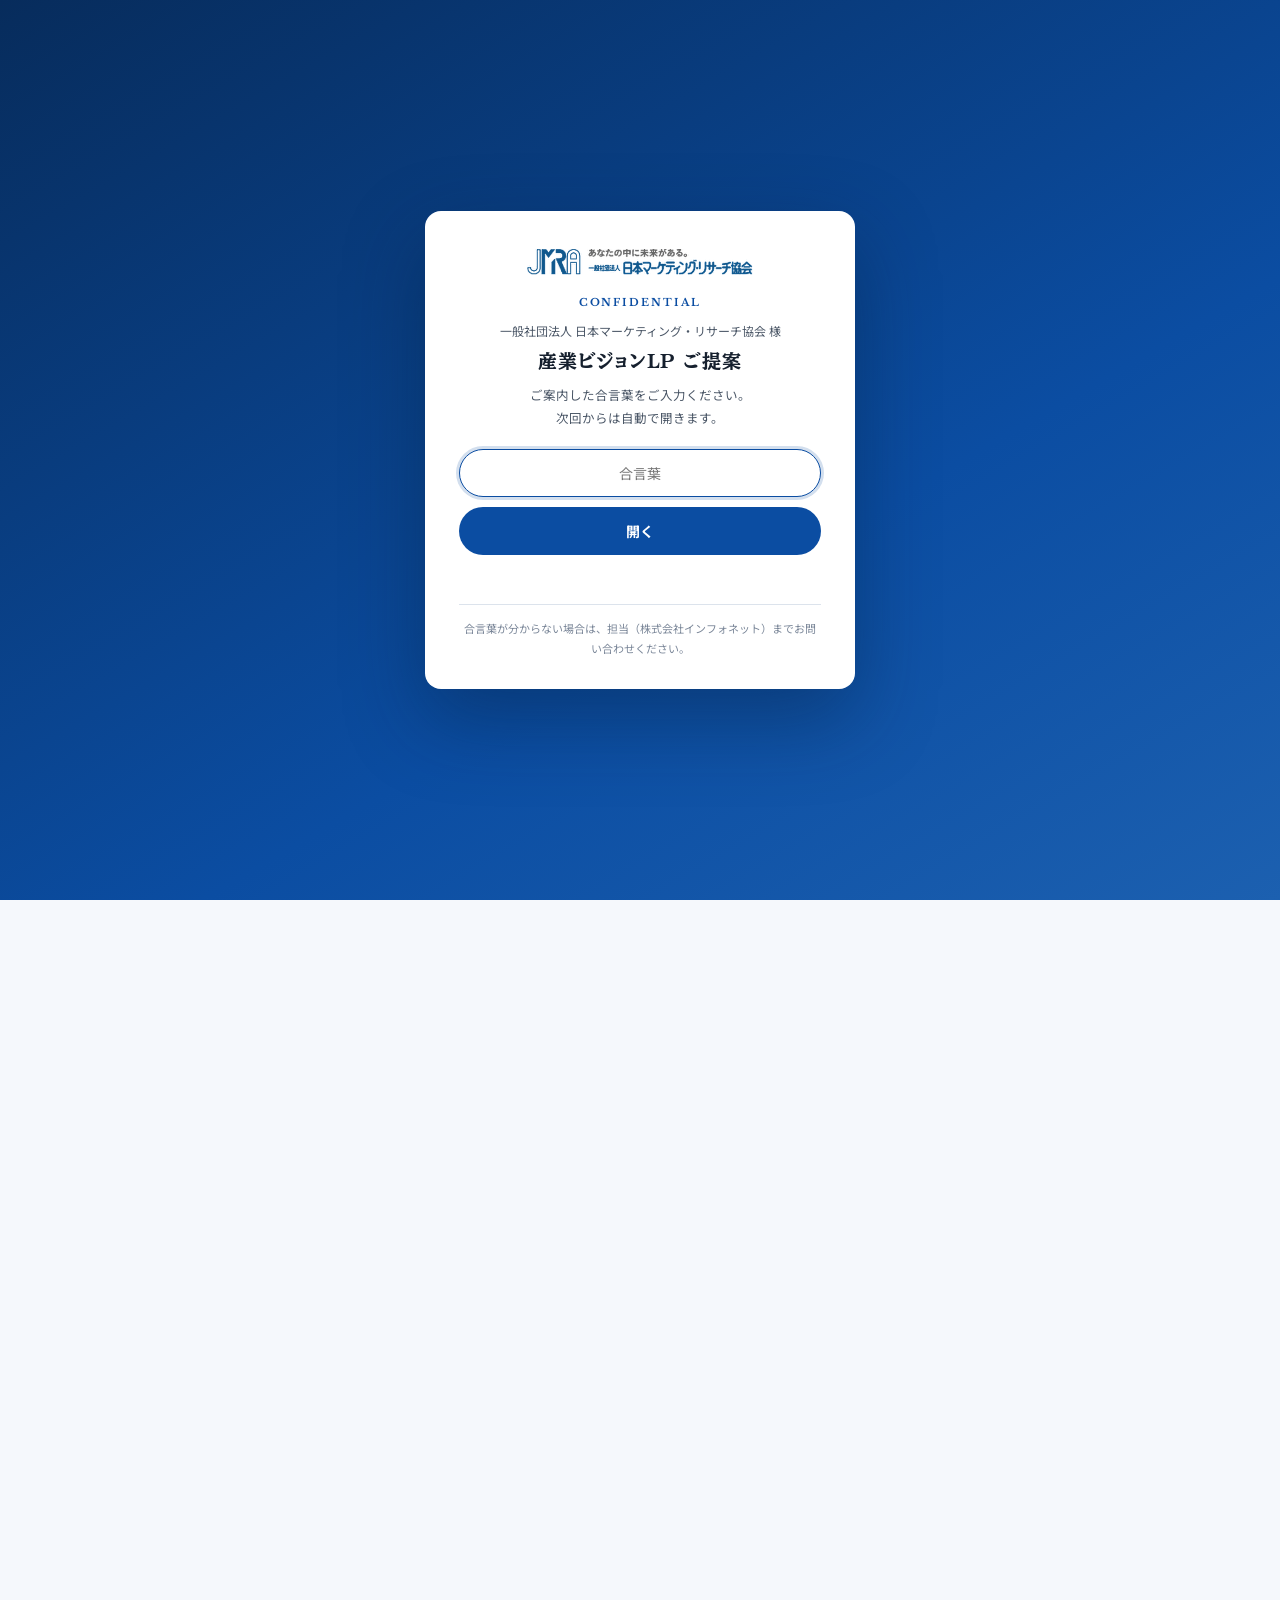
<file: mv-compare.html>
<!DOCTYPE html>
<html lang="ja" class="gate-on">
<head>
<meta charset="UTF-8">
<meta name="viewport" content="width=device-width, initial-scale=1.0">
<meta name="robots" content="noindex,nofollow">
<title>メインビジュアル 比較｜JMRA 産業ビジョンLP</title>
<link rel="preconnect" href="https://fonts.googleapis.com">
<link rel="preconnect" href="https://fonts.gstatic.com" crossorigin>
<link href="https://fonts.googleapis.com/css2?family=Noto+Sans+JP:wght@400;500;700&family=BIZ+UDPMincho:wght@400;700&family=Libre+Baskerville:wght@400;700&display=swap" rel="stylesheet">
<style>
  :root{--navy:#0B4DA2;--navyd:#072C5C;--ink:#16202E;--gray:#4A5666;--faint:#7A8698;
        --line:#DCE3EC;--bg:#F5F8FC;--teal:#12A5C8;--accent:#FF7A2F;}
  *{margin:0;padding:0;box-sizing:border-box;}
  body{font-family:"Noto Sans JP","Yu Gothic Medium",sans-serif;color:var(--ink);background:var(--bg);
       line-height:1.9;-webkit-font-smoothing:antialiased;}
  img{max-width:100%;display:block;}
  a{color:inherit;text-decoration:none;}
  .wrap{max-width:1120px;margin:0 auto;padding:0 24px;}
  .mincho{font-family:"BIZ UDPMincho","Yu Mincho","Hiragino Mincho ProN",serif;letter-spacing:.04em;}
  .serif{font-family:"Libre Baskerville","Times New Roman",serif;letter-spacing:.16em;}

  header.doc{background:linear-gradient(125deg,var(--navyd) 0%,var(--navy) 66%,#1C60B0 100%);color:#fff;padding:52px 0 46px;}
  header.doc .serif{font-size:11px;font-weight:700;color:#8FD6FF;}
  header.doc h1{font-size:clamp(20px,2.6vw,28px);margin-top:10px;line-height:1.5;font-weight:700;}
  header.doc p{margin-top:14px;font-size:13.5px;color:#D3E3F7;max-width:56em;}

  section{padding:46px 0 6px;}
  h2.sec{font-size:19px;display:flex;align-items:center;gap:11px;margin-bottom:8px;}
  h2.sec::before{content:"";width:5px;height:1.1em;background:var(--navy);border-radius:3px;}
  .lead{color:var(--gray);font-size:13.5px;margin-bottom:26px;max-width:62em;}

  .mv{background:#fff;border:1px solid var(--line);border-radius:16px;overflow:hidden;
      box-shadow:0 4px 18px rgba(11,77,162,.07);margin-bottom:26px;}
  .mv .shot{border-bottom:1px solid var(--line);position:relative;}
  .mv .shot img{width:100%;}
  .mv .badge{position:absolute;top:14px;left:14px;font-size:11px;font-weight:700;color:#fff;
             border-radius:6px;padding:4px 13px;background:rgba(7,44,92,.85);backdrop-filter:blur(3px);letter-spacing:.05em;}
  .mv .tx{padding:26px 30px 28px;display:grid;grid-template-columns:1fr 300px;gap:30px;align-items:start;}
  .mv h3{font-size:20px;font-weight:700;}
  .mv h3 .no{display:inline-block;background:var(--navy);color:#fff;border-radius:999px;
             font-size:12px;padding:2px 12px;margin-right:11px;vertical-align:3px;letter-spacing:.06em;}
  .mv .cat{font-size:11.5px;color:var(--teal);font-weight:700;letter-spacing:.08em;margin-bottom:6px;}
  .mv p.desc{font-size:13.5px;color:var(--gray);margin-top:12px;}
  .spec{border-left:3px solid var(--line);padding-left:18px;font-size:12.5px;}
  .spec dt{color:var(--faint);font-weight:700;font-size:11px;letter-spacing:.06em;margin-top:12px;}
  .spec dt:first-child{margin-top:0;}
  .spec dd{color:var(--gray);line-height:1.8;}
  .mv .links{margin-top:18px;display:flex;gap:9px;flex-wrap:wrap;}
  .btn{display:inline-flex;align-items:center;gap:7px;font-size:12.5px;font-weight:700;
       border-radius:999px;padding:10px 22px;transition:.18s;}
  .btn.p{background:var(--navy);color:#fff;}
  .btn.p:hover{background:#093C7E;transform:translateY(-2px);}
  .btn.o{border:1.5px solid var(--navy);color:var(--navy);}
  .btn.o:hover{background:#EEF4FB;}

  .mv.pending{border-style:dashed;background:#FBFCFE;box-shadow:none;}
  .mv.pending .ph{height:250px;display:flex;flex-direction:column;align-items:center;justify-content:center;
                  gap:10px;color:var(--faint);background:repeating-linear-gradient(45deg,#F7FAFD,#F7FAFD 12px,#F1F6FB 12px,#F1F6FB 24px);
                  border-bottom:1px solid var(--line);}
  .mv.pending .ph b{font-size:15px;color:var(--gray);}
  .mv.pending .ph span{font-size:12.5px;}

  .note{background:#fff;border-left:4px solid var(--accent);border-radius:0 10px 10px 0;
        padding:16px 20px;font-size:12.5px;color:var(--gray);line-height:1.9;margin-top:8px;}
  .note b{color:var(--ink);}
  table.txt{width:100%;border-collapse:collapse;background:#fff;font-size:12.5px;
            border-radius:12px;overflow:hidden;box-shadow:0 4px 18px rgba(11,77,162,.07);}
  table.txt th,table.txt td{border-bottom:1px solid var(--line);padding:11px 16px;text-align:left;vertical-align:top;}
  table.txt th{background:var(--navy);color:#fff;font-weight:600;white-space:nowrap;}
  table.txt tr:last-child td{border-bottom:none;}
  table.txt td.n{white-space:nowrap;font-weight:700;color:var(--navy);}
  footer{margin-top:50px;padding:22px 0 44px;border-top:1px solid var(--line);font-size:11.5px;color:var(--faint);}

  @media(max-width:820px){ .mv .tx{grid-template-columns:1fr;} }
</style>
</head>
<body>
<!-- ============================================================================
     合言葉ゲート（自己完結ブロック）
     ----------------------------------------------------------------------------
     ・GitHub Pages は静的配信のため Basic認証が使えない。社内標準の「合言葉ゲート」で覆う。
     ・合言葉は平文で置かず SHA-256 のハッシュのみを持つ（ソースを見ても文字列は読めない）。
     ・一度入れれば localStorage に記録し、次回から自動で開く。
     ・ローカル（127.0.0.1 / localhost / file://）では検証・撮影のため自動で解除する。
     ※ 静的サイトのクライアント側ゲートのため、これは「覗き見防止」であり
       アクセス制御ではない。URLと合言葉の取り扱いは通常どおりご注意ください。
     ============================================================================ -->
<style>
html.gate-on,html.gate-on body{overflow:hidden !important;height:100%;}
#jmGate{position:fixed;inset:0;z-index:99999;display:flex;align-items:center;justify-content:center;
  padding:24px;background:linear-gradient(150deg,#072C5C 0%,#0B4DA2 62%,#1C60B0 100%);
  font-family:"Noto Sans JP","Yu Gothic Medium","Yu Gothic","Hiragino Kaku Gothic ProN",sans-serif;}
html:not(.gate-on) #jmGate{display:none;}
#jmGate .jg-box{width:min(430px,100%);background:#fff;border:none;border-radius:16px;padding:38px 34px 30px;
  box-shadow:0 30px 80px rgba(5,29,61,.4);text-align:center;margin:0;}
#jmGate .jg-lg{height:26px;width:auto;margin:0 auto 18px;display:block;}
#jmGate .jg-en{display:block;font-family:"Libre Baskerville","Times New Roman",serif;font-size:10.5px;
  font-weight:700;letter-spacing:.18em;color:#0B4DA2;background:none;padding:0;margin:0;}
#jmGate .jg-org{font-size:12px;line-height:1.7;color:#4A5666;margin-top:8px;}
#jmGate h1{font-family:"BIZ UDPMincho","Yu Mincho","Hiragino Mincho ProN",serif;
  font-size:19px;line-height:1.55;margin:4px 0 8px;color:#16202E;font-weight:700;letter-spacing:.04em;}
#jmGate p{font-size:12.5px;line-height:1.85;color:#4A5666;margin-bottom:20px;}
#jmGate form{display:flex;flex-direction:column;gap:10px;}
#jmGate input{border:1.5px solid #DCE3EC;border-radius:999px;padding:13px 20px;font-size:14px;
  text-align:center;font-family:inherit;color:#16202E;}
#jmGate input:focus{outline:none;border-color:#0B4DA2;box-shadow:0 0 0 3px rgba(11,77,162,.18);}
#jmGate button{border:none;border-radius:999px;padding:14px;font-size:14px;font-weight:700;
  background:#0B4DA2;color:#fff;cursor:pointer;font-family:inherit;transition:background .2s;}
#jmGate button:hover{background:#093C7E;}
#jmGate .jg-err{color:#C0392B;font-size:12.5px;margin-top:12px;min-height:19px;}
#jmGate .jg-note{font-size:11px;color:#7A8698;margin:18px 0 0;background:none;border:none;
  border-top:1px solid #DCE3EC;border-radius:0;padding:14px 0 0;line-height:1.8;text-align:center;}
</style>

<div id="jmGate" role="dialog" aria-modal="true" aria-label="合言葉の入力">
  <div class="jg-box">
    <img class="jg-lg" src="images/logo_jmra.png" alt="" onerror="this.style.display='none'">
    <div class="jg-en">CONFIDENTIAL</div>
    <div class="jg-org">一般社団法人 日本マーケティング・リサーチ協会 様</div>
    <h1>産業ビジョンLP ご提案</h1>
    <p>ご案内した合言葉をご入力ください。<br>次回からは自動で開きます。</p>
    <form id="jmGateForm" autocomplete="off">
      <input type="password" id="jmGatePass" placeholder="合言葉" aria-label="合言葉" autocomplete="current-password">
      <button type="submit">開く</button>
    </form>
    <div class="jg-err" id="jmGateErr" role="alert"></div>
    <div class="jg-note">合言葉が分からない場合は、担当（株式会社インフォネット）までお問い合わせください。</div>
  </div>
</div>

<script>
(function(){
  var HASH = 'a7b425549e834b906061779c946e3e9fddd5a3e487f3b2570d9313a42aded3bf';
  var KEY  = 'jmra_vision_gate';
  var html = document.documentElement;
  var host = location.hostname;
  var local = (host === '127.0.0.1' || host === 'localhost' || host === '');

  function open_(){ html.classList.remove('gate-on'); }

  /* ローカル（検証・スクリーンショット撮影）では素通し */
  if (local) { open_(); return; }
  try { if (localStorage.getItem(KEY) === HASH) { open_(); return; } } catch (e) {}

  async function sha256(t){
    var b = new TextEncoder().encode(t);
    var d = await crypto.subtle.digest('SHA-256', b);
    return Array.prototype.map.call(new Uint8Array(d), function(x){
      return ('0' + x.toString(16)).slice(-2);
    }).join('');
  }

  var form = document.getElementById('jmGateForm');
  var input = document.getElementById('jmGatePass');
  var err = document.getElementById('jmGateErr');

  form.addEventListener('submit', function(ev){
    ev.preventDefault();
    err.textContent = '';
    var v = (input.value || '').trim();
    if (!v) { err.textContent = '合言葉をご入力ください。'; return; }
    /* crypto.subtle は https / localhost でのみ使える。使えない環境では入力を弾かない設計にはしない。 */
    if (!(window.crypto && crypto.subtle)) { err.textContent = 'この環境では確認できませんでした。'; return; }
    sha256(v).then(function(h){
      if (h === HASH) {
        try { localStorage.setItem(KEY, HASH); } catch (e) {}
        open_();
      } else {
        err.textContent = '合言葉が違うようです。';
        input.value = ''; input.focus();
      }
    }).catch(function(){ err.textContent = '確認できませんでした。'; });
  });

  setTimeout(function(){ try{ input.focus(); }catch(e){} }, 60);
})();
</script>
<!-- ===================== 合言葉ゲート ここまで ===================== -->


<header class="doc">
  <div class="wrap">
    <div class="serif">KEY VISUAL — PROPOSAL</div>
    <h1 class="mincho">メインビジュアル ご提案</h1>
    <p>「データ的なものではなく、インサイト産業らしいクリエイティビティを感じる画像に」というご意見を受けて、方向性の異なる案をご用意しました。<b style="color:#fff">マーケティング・リサーチやデータを直接的に表現するのではなく、インサイトを起点に新しい価値や可能性が広がっていく</b>ことを軸に構成しています。メインビジュアル以外の構成・内容はすべて同一です。</p>
  </div>
</header>

<section>
  <div class="wrap">
    <h2 class="sec">3つの方向性</h2>
    <p class="lead">各案は実際に動くページとして確認いただけます。「実物を開く」から、スクロールして全体の中での見え方もご覧ください。</p>

    <!-- ============ 案A ============ -->
    <article class="mv">
      <div class="shot"><span class="badge">MV案A</span><img src="shots/mv_a_fv.jpg" alt="メインビジュアル案A"></div>
      <div class="tx">
        <div>
          <div class="cat">ABSTRACT ／ 抽象</div>
          <h3 class="mincho"><span class="no">案A</span>ひとつの問いから、可能性が広がる</h3>
          <p class="desc">一点から生まれた形が、にじみながら上へ外へと開いていく水彩の抽象画です。図やグラフを一切使わず、<b>「問いが立つ瞬間」と「そこから価値が広がっていく様子」</b>だけを絵として表現しました。墨のにじみと余白を活かした構成で、50年の歴史を持つ協会の品格とも無理なく重なります。</p>
          <div class="links">
            <a class="btn p" href="jmra-vision-a.html" target="_blank" rel="noopener">実物を開く →</a>
          </div>
        </div>
        <dl class="spec">
          <dt>印象</dt><dd>静かで上品／知性・品格</dd>
          <dt>読みやすさ</dt><dd>◎ 左が白いため文字が最も読みやすい</dd>
          <dt>汎用性</dt><dd>◎ 人物が写らないため、時間が経っても古びない</dd>
          <dt>留意点</dt><dd>人の営みは直接には見えない</dd>
        </dl>
      </div>
    </article>

    <!-- ============ 案B ============ -->
    <article class="mv">
      <div class="shot"><span class="badge">MV案B</span><img src="shots/mv_b_fv.jpg" alt="メインビジュアル案B"></div>
      <div class="tx">
        <div>
          <div class="cat">ISOMETRIC ／ 白い3Dの世界</div>
          <h3 class="mincho"><span class="no">案B</span>可能性が、ひらく</h3>
          <p class="desc">白から淡いブルーへのグラデーションの上を、色のにじみがゆっくり漂う静かな背景に、<b>ひとつの起点から描かれるリボン</b>が主役のメインビジュアルです。「ひとつのインサイトから、価値と可能性がひらいていく」ことを、データもグラフも使わずに表しました。書体は参考サイト（toyota-battery.com/saiyo）と同じ <b>Kosugi（見出し）／Poppins（英字）／Noto Sans JP（本文）</b> に揃え、見出しの「調」「意」の一文字だけをJMRAブルーに。リード文は置かず、見出しと絵だけで語らせています。<br><b>動き（参考: tokyotechnology.jp）:</b> 読み込み時に、ひとつの青い起点から1本のリボンが描かれて右上へ大きくひらき、淡いリボンがもう1本、下へひらいて結び目をつくります。見出しは行ごとに立ち上がり、描き終わったあとも光がリボンを流れ、小さな粒が起点から旅立ち続けます。「データ」を直接描かず、<b>インサイトを起点に価値と可能性がひらいていく</b>ことを動きで表しています。</p>
          <div class="links">
            <a class="btn p" href="jmra-vision-b.html" target="_blank" rel="noopener">実物を開く →</a>
          </div>
        </div>
        <dl class="spec">
          <dt>印象</dt><dd>明るく清潔／先進的・構想力</dd>
          <dt>読みやすさ</dt><dd>◎ 画像そのものが白いため文字が読みやすい</dd>
          <dt>汎用性</dt><dd>◎ 人物が写らず、経年で古びない。トンマナを他ページへ展開しやすい</dd>
          <dt>留意点</dt><dd>3Dイラストの作風を、今後の追加ビジュアルでも揃える必要がある。リード文が無いぶん、直下のVISIONセクションの導入文が「産業ビジョンとは何か」を担う</dd>
        </dl>
      </div>
    </article>

    <!-- ============ 案C ============ -->
    <article class="mv pending">
      <div class="ph">
        <b>MV案C ── ご選定中</b>
        <span>Adobe Stock よりお選びいただいた画像を反映します</span>
      </div>
      <div class="tx">
        <div>
          <div class="cat">STOCK ／ ご選定</div>
          <h3 class="mincho"><span class="no" style="background:#7A8698">案C</span>（画像の到着後に反映します）</h3>
          <p class="desc">画像をお預かりしましたら、案A・案Bと同じ枠組みで組み込み、同じ形で比較できるようにいたします。ご選定の際は、<b>横位置・横幅2000px以上・左側3分の1に文字を置ける余白がある構図</b>だと、そのまま収まりやすくなります。</p>
        </div>
        <dl class="spec">
          <dt>推奨サイズ</dt><dd>横 2000px 以上（16:9 前後）</dd>
          <dt>推奨構図</dt><dd>左3分の1が明るく空いている／主題は右寄り</dd>
          <dt>避けたいもの</dt><dd>グラフ・チャート・画面キャプチャ・文字入り</dd>
        </dl>
      </div>
    </article>

    <p class="note"><b>【あわせて修正した点】</b><br>
      提供価値マップの4象限について、左下から右上へ伸びる矢印が象限カードに透けて重なり、
      <b>「04」などの番号が見えにくくなっていた点</b>を修正しました。カードを不透明にして矢印が内側に透けないようにし、
      あわせて番号バッジを一回り大きく・影を付けて視認性を上げています。</p>
  </div>
</section>

<section>
  <div class="wrap">
    <h2 class="sec">テキスト修正の目安（ご参考）</h2>
    <p class="lead">リード文や四象限の説明文をご修正いただく際、下記の文字数に収めていただけると、カードの高さが揃い、行数のばらつきによる崩れが起きません。現在の文字数もあわせて記載します。</p>
    <table class="txt">
      <tr><th style="width:230px">箇所</th><th style="width:110px">現在</th><th style="width:130px">目安</th><th>補足</th></tr>
      <tr><td>メインビジュアルのリード文</td><td class="n">106字</td><td class="n">100〜120字</td><td>4行に収まる範囲</td></tr>
      <tr><td>産業ビジョンのリード文</td><td class="n">145字</td><td class="n">130〜160字</td><td>見出し横に置くため、これ以上増えると窮屈になります</td></tr>
      <tr><td>各セクションのリード文</td><td class="n">59〜133字</td><td class="n">60〜140字</td><td>—</td></tr>
      <tr><td><b>四象限の説明文（4つ）</b></td><td class="n">42〜62字</td><td class="n">45〜60字</td><td><b>4つの長さを揃えていただけると、カードの高さが揃って美しく収まります</b></td></tr>
      <tr><td>BEFORE / SHIFT / AFTER</td><td class="n">29〜31字</td><td class="n">25〜35字</td><td>3つとも同程度に</td></tr>
      <tr><td>リサーチ基盤の説明文</td><td class="n">62字</td><td class="n">55〜70字</td><td>—</td></tr>
    </table>
  </div>
</section>

<footer>
  <div class="wrap">株式会社インフォネット ／ 制作パートナー 株式会社ITLINE　—　JMRA 産業ビジョンLP メインビジュアルご提案</div>
</footer>

</body>
</html>
</file>
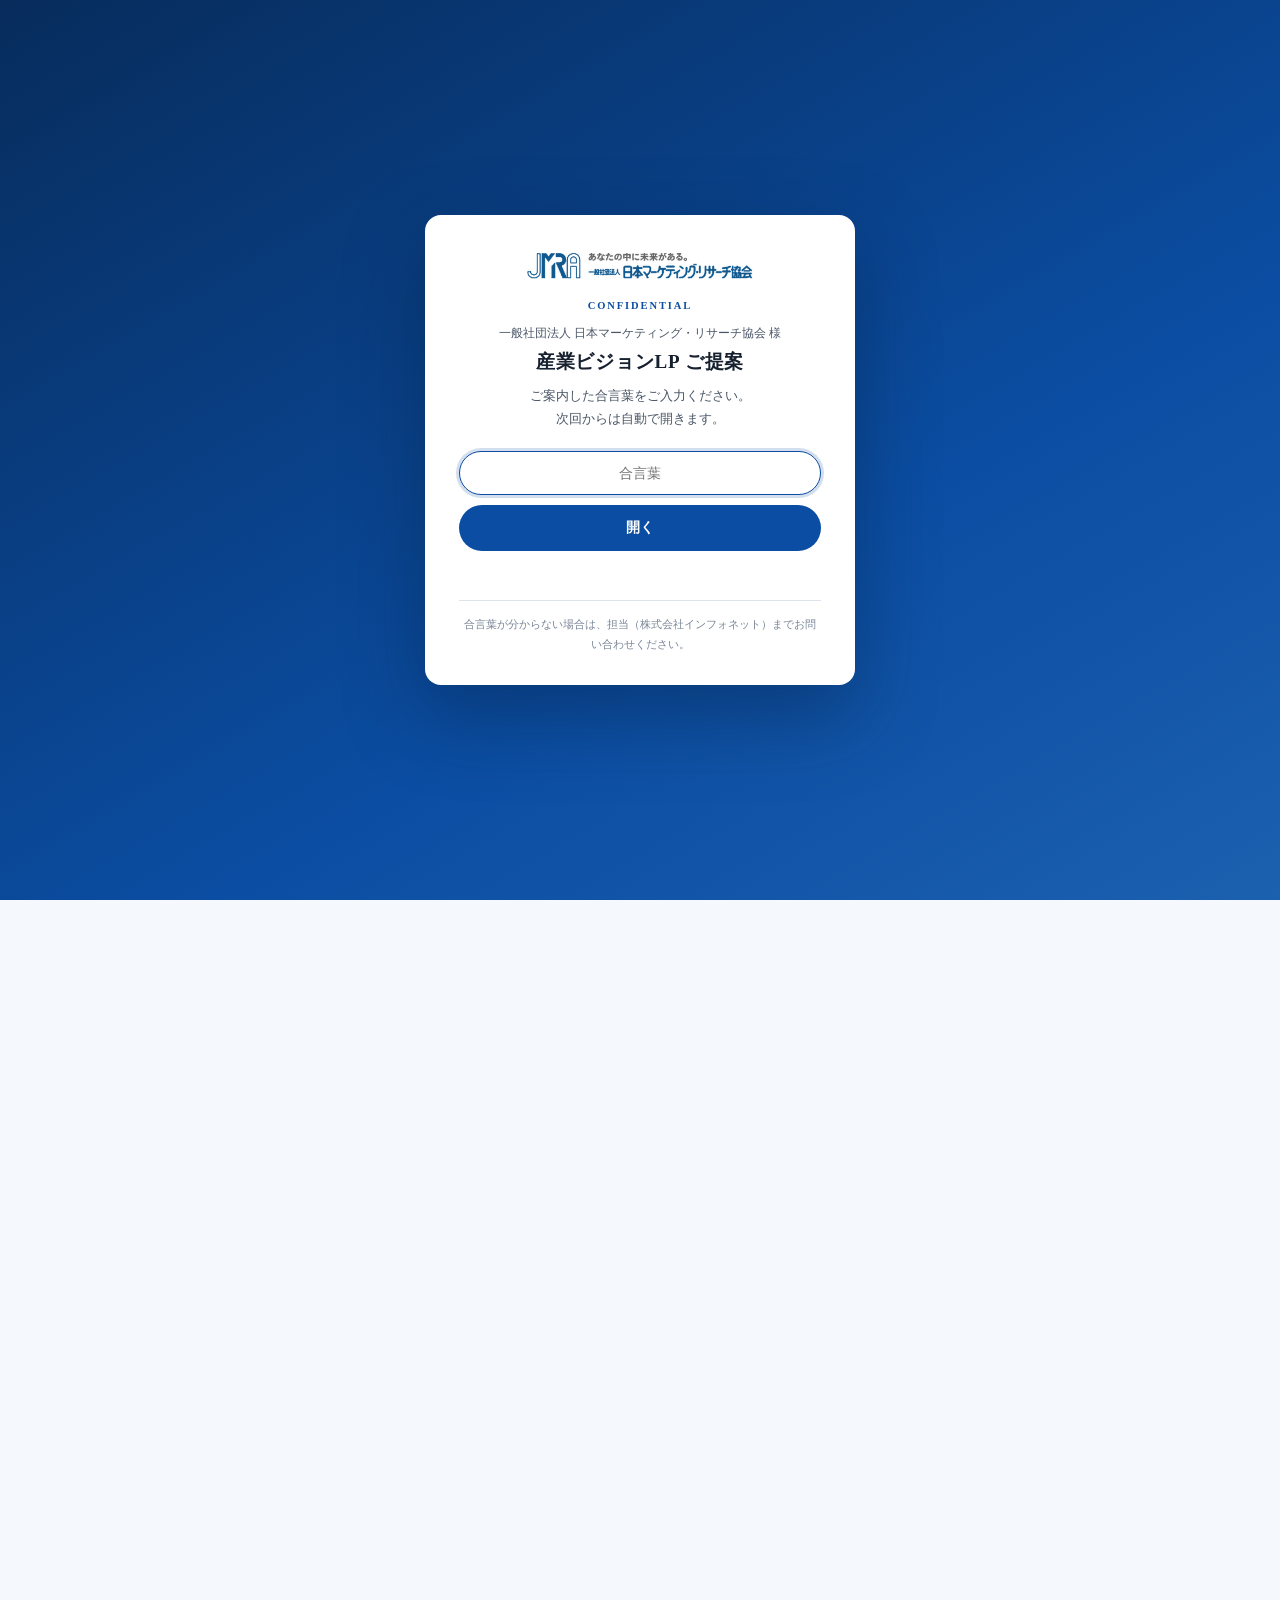
<file: 日本マーケティング・リサーチ協会_サイトマップ.html>
<!DOCTYPE html>
<html lang="ja" class="gate-on">
<head>
<meta name="robots" content="noindex, nofollow">
<meta charset="UTF-8">
<meta name="viewport" content="width=device-width, initial-scale=1.0">
<title>一般社団法人 日本マーケティング・リサーチ協会（JMRA）様　産業ビジョンLP 想定サイトマップ（案）</title>
<style>
  :root{
    --ink:#16202E; --navy:#0B4DA2; --navy-dark:#072C5C; --accent:#FF7A2F; --accent-dark:#D95E12;
    --line:#DCE3EC; --bg:#F5F8FC; --card:#ffffff; --new:#FF7A2F; --future:#6B4FD6; --db:#2FA37A;
  }
  *{margin:0;padding:0;box-sizing:border-box;}
  body{font-family:"Noto Sans JP","Yu Gothic","Hiragino Kaku Gothic ProN",sans-serif;color:var(--ink);background:var(--bg);line-height:1.7;}
  .container{max-width:1180px;margin:0 auto;padding:40px 24px 80px;}
  header.doc{border-bottom:3px solid var(--navy);padding-bottom:20px;margin-bottom:28px;}
  .doc .en{color:var(--navy);font-size:12px;letter-spacing:.25em;font-weight:700;}
  .doc h1{font-size:25px;margin-top:6px;line-height:1.45;}
  .doc .meta{color:#77808e;font-size:12.5px;margin-top:10px;}
  .legend{display:flex;flex-wrap:wrap;gap:14px;background:var(--card);border:1px solid var(--line);border-radius:10px;padding:14px 18px;font-size:12.5px;margin-bottom:24px;}
  .legend span{display:inline-flex;align-items:center;gap:6px;}
  .tag{display:inline-block;font-size:10.5px;font-weight:700;border-radius:4px;padding:1px 7px;line-height:1.6;}
  .tag.new{background:var(--new);color:#fff;}
  .tag.keep{background:#e5eaf1;color:#5a6675;}
  .tag.future{background:var(--future);color:#fff;}
  .tag.db{background:var(--db);color:#fff;}
  .tag.anchor{background:#eef2fb;color:var(--navy);border:1px solid #c7d3ec;}
  h2.sec{font-size:19px;margin:44px 0 6px;padding-left:12px;border-left:5px solid var(--navy);}
  h2.sec.ph2{border-left-color:var(--future);}
  .sec-note{font-size:12.5px;color:#77808e;margin-bottom:16px;}
  .tree{background:var(--card);border:1px solid var(--line);border-radius:12px;padding:26px 28px;overflow-x:auto;}
  ul.map, ul.map ul{list-style:none;}
  ul.map ul{margin-left:26px;padding-left:18px;border-left:2px dotted #bcc7dc;}
  ul.map li{margin:7px 0;position:relative;}
  ul.map ul li::before{content:"";position:absolute;left:-18px;top:14px;width:12px;height:2px;background:#bcc7dc;}
  .node{display:inline-flex;align-items:center;gap:8px;flex-wrap:wrap;background:#fff;border:1.5px solid var(--line);border-radius:7px;padding:5px 12px;font-size:13.5px;}
  .node b{font-weight:600;}
  .node .slug{color:#9aa4b2;font-size:11px;font-family:Consolas,monospace;}
  .node .role{color:#7a8494;font-size:11px;}
  .node.top{background:var(--navy);border-color:var(--navy);color:#fff;font-size:15px;padding:8px 18px;}
  .node.top .slug,.node.top .role{color:#c9d6f2;}
  .node.lp{background:var(--accent);border-color:var(--accent);color:#fff;font-size:15px;padding:8px 18px;}
  .node.lp .slug,.node.lp .role{color:#ffe2cc;}
  .node.cat{background:#fff5ee;border-color:#ffcfa3;}
  .node.anchor{background:#f6f9ff;border-color:#cdd8ef;}
  .node.future{background:#f2f3fd;border-color:#c3c9f0;}
  .group-label{font-size:11.5px;font-weight:700;color:#8a93a3;letter-spacing:.15em;margin:18px 0 4px;}
  table.list{width:100%;border-collapse:collapse;background:var(--card);font-size:12.5px;margin-top:14px;}
  table.list th,table.list td{border:1px solid var(--line);padding:7px 10px;text-align:left;vertical-align:top;}
  table.list th{background:#eaf0f8;font-weight:600;white-space:nowrap;}
  table.list td.num{text-align:right;white-space:nowrap;}
  .note-box{background:#f6f9ff;border:1px solid #c9d6ef;border-radius:10px;padding:16px 20px;font-size:13px;margin-top:26px;}
  .note-box h3{font-size:14px;color:var(--navy);margin-bottom:6px;}
  .note-box.ph2{background:#f3f3fd;border-color:#c6ccf1;}
  .note-box.ph2 h3{color:var(--future);}
  .wrap-scroll{overflow-x:auto;}
  footer.doc{margin-top:60px;padding-top:16px;border-top:1px solid var(--line);color:#9aa4b2;font-size:11.5px;display:flex;justify-content:space-between;flex-wrap:wrap;gap:8px;}
</style>
</head>
<body>
<!-- ============================================================================
     合言葉ゲート（自己完結ブロック）
     ----------------------------------------------------------------------------
     ・GitHub Pages は静的配信のため Basic認証が使えない。社内標準の「合言葉ゲート」で覆う。
     ・合言葉は平文で置かず SHA-256 のハッシュのみを持つ（ソースを見ても文字列は読めない）。
     ・一度入れれば localStorage に記録し、次回から自動で開く。
     ・ローカル（127.0.0.1 / localhost / file://）では検証・撮影のため自動で解除する。
     ※ 静的サイトのクライアント側ゲートのため、これは「覗き見防止」であり
       アクセス制御ではない。URLと合言葉の取り扱いは通常どおりご注意ください。
     ============================================================================ -->
<style>
html.gate-on,html.gate-on body{overflow:hidden !important;height:100%;}
#jmGate{position:fixed;inset:0;z-index:99999;display:flex;align-items:center;justify-content:center;
  padding:24px;background:linear-gradient(150deg,#072C5C 0%,#0B4DA2 62%,#1C60B0 100%);
  font-family:"Noto Sans JP","Yu Gothic Medium","Yu Gothic","Hiragino Kaku Gothic ProN",sans-serif;}
html:not(.gate-on) #jmGate{display:none;}
#jmGate .jg-box{width:min(430px,100%);background:#fff;border:none;border-radius:16px;padding:38px 34px 30px;
  box-shadow:0 30px 80px rgba(5,29,61,.4);text-align:center;margin:0;}
#jmGate .jg-lg{height:26px;width:auto;margin:0 auto 18px;display:block;}
#jmGate .jg-en{display:block;font-family:"Libre Baskerville","Times New Roman",serif;font-size:10.5px;
  font-weight:700;letter-spacing:.18em;color:#0B4DA2;background:none;padding:0;margin:0;}
#jmGate .jg-org{font-size:12px;line-height:1.7;color:#4A5666;margin-top:8px;}
#jmGate h1{font-family:"BIZ UDPMincho","Yu Mincho","Hiragino Mincho ProN",serif;
  font-size:19px;line-height:1.55;margin:4px 0 8px;color:#16202E;font-weight:700;letter-spacing:.04em;}
#jmGate p{font-size:12.5px;line-height:1.85;color:#4A5666;margin-bottom:20px;}
#jmGate form{display:flex;flex-direction:column;gap:10px;}
#jmGate input{border:1.5px solid #DCE3EC;border-radius:999px;padding:13px 20px;font-size:14px;
  text-align:center;font-family:inherit;color:#16202E;}
#jmGate input:focus{outline:none;border-color:#0B4DA2;box-shadow:0 0 0 3px rgba(11,77,162,.18);}
#jmGate button{border:none;border-radius:999px;padding:14px;font-size:14px;font-weight:700;
  background:#0B4DA2;color:#fff;cursor:pointer;font-family:inherit;transition:background .2s;}
#jmGate button:hover{background:#093C7E;}
#jmGate .jg-err{color:#C0392B;font-size:12.5px;margin-top:12px;min-height:19px;}
#jmGate .jg-note{font-size:11px;color:#7A8698;margin:18px 0 0;background:none;border:none;
  border-top:1px solid #DCE3EC;border-radius:0;padding:14px 0 0;line-height:1.8;text-align:center;}
</style>

<div id="jmGate" role="dialog" aria-modal="true" aria-label="合言葉の入力">
  <div class="jg-box">
    <img class="jg-lg" src="images/logo_jmra.png" alt="" onerror="this.style.display='none'">
    <div class="jg-en">CONFIDENTIAL</div>
    <div class="jg-org">一般社団法人 日本マーケティング・リサーチ協会 様</div>
    <h1>産業ビジョンLP ご提案</h1>
    <p>ご案内した合言葉をご入力ください。<br>次回からは自動で開きます。</p>
    <form id="jmGateForm" autocomplete="off">
      <input type="password" id="jmGatePass" placeholder="合言葉" aria-label="合言葉" autocomplete="current-password">
      <button type="submit">開く</button>
    </form>
    <div class="jg-err" id="jmGateErr" role="alert"></div>
    <div class="jg-note">合言葉が分からない場合は、担当（株式会社インフォネット）までお問い合わせください。</div>
  </div>
</div>

<script>
(function(){
  var HASH = 'a7b425549e834b906061779c946e3e9fddd5a3e487f3b2570d9313a42aded3bf';
  var KEY  = 'jmra_vision_gate';
  var html = document.documentElement;
  var host = location.hostname;
  var local = (host === '127.0.0.1' || host === 'localhost' || host === '');

  function open_(){ html.classList.remove('gate-on'); }

  /* ローカル（検証・スクリーンショット撮影）では素通し */
  if (local) { open_(); return; }
  try { if (localStorage.getItem(KEY) === HASH) { open_(); return; } } catch (e) {}

  async function sha256(t){
    var b = new TextEncoder().encode(t);
    var d = await crypto.subtle.digest('SHA-256', b);
    return Array.prototype.map.call(new Uint8Array(d), function(x){
      return ('0' + x.toString(16)).slice(-2);
    }).join('');
  }

  var form = document.getElementById('jmGateForm');
  var input = document.getElementById('jmGatePass');
  var err = document.getElementById('jmGateErr');

  form.addEventListener('submit', function(ev){
    ev.preventDefault();
    err.textContent = '';
    var v = (input.value || '').trim();
    if (!v) { err.textContent = '合言葉をご入力ください。'; return; }
    /* crypto.subtle は https / localhost でのみ使える。使えない環境では入力を弾かない設計にはしない。 */
    if (!(window.crypto && crypto.subtle)) { err.textContent = 'この環境では確認できませんでした。'; return; }
    sha256(v).then(function(h){
      if (h === HASH) {
        try { localStorage.setItem(KEY, HASH); } catch (e) {}
        open_();
      } else {
        err.textContent = '合言葉が違うようです。';
        input.value = ''; input.focus();
      }
    }).catch(function(){ err.textContent = '確認できませんでした。'; });
  });

  setTimeout(function(){ try{ input.focus(); }catch(e){} }, 60);
})();
</script>
<!-- ===================== 合言葉ゲート ここまで ===================== -->



<div class="container">

<header class="doc">
  <div class="en">PROPOSED SITEMAP</div>
  <h1>一般社団法人 日本マーケティング・リサーチ協会（JMRA）様<br>産業ビジョン ランディングページ（LP）　想定サイトマップ（案）</h1>
  <div class="meta">2026年8月23日｜株式会社インフォネット（制作パートナー：株式会社ITLINE）｜現行サイト www.jmra-net.or.jp（現行CMS：infoCMS）｜本案件＝動きのある静的LP 1ページの制作（将来的にDB化してLPへ反映する構想の足がかり）</div>
</header>

<div class="legend">
  <span><span class="tag new">★新規</span> 今回制作するページ</span>
  <span><span class="tag keep">既存</span> 現行サイトの既存ページ（今回は対象外・導線のみ）</span>
  <span><span class="tag anchor">アンカー</span> LP内のセクション（ページ内リンク）</span>
  <span><span class="tag future">将来</span> フェーズ2（DB化）で追加予定</span>
  <span><span class="tag db">DB</span> データベース連動</span>
  <span>表記＝名称／<span style="font-family:Consolas,monospace;color:#9aa4b2;">URLスラッグ案</span>／役割</span>
</div>

<div class="note-box">
  <h3>この構成にした理由（設計方針）</h3>
  <b>① 本案件は「1ページのLP」。まずページ内のセクション（アンカー）構成として設計します。</b><br>
　お客様のご要望は、UIに動きのある静的な1ページ。ページ全体を上から読み進める体験のため、階層ツリーではなく「ヒーロー → 産業ビジョン → 支援実績事例 → 推奨サービス → 資料・お問い合わせ」というセクション順で全体を確定させました（＝送付いただいたイメージ画像の構成に準拠）。<br><br>
  <b>② こだわりポイント「クリックでソート・絞り込み」は、事例／サービス一覧セクションに集約します。</b><br>
　動きの主役は「加盟各社の支援実績事例（36件）」の一覧。業種・カテゴリ・エリア等での<b>フィルタ（絞り込み）</b>と、新着・名称順などの<b>ソート（並べ替え）</b>をこのセクションに置きます。8/26打合せで委員より動きの詳細を伺い、最終確定します。<br><br>
  <b>③ 「将来のDB化」を見据え、フェーズ2で伸びる先を同じ図に描いています。</b><br>
　今回は静的LPですが、将来は事例・サービスをデータベース化してLPへ反映する構想。<b>フェーズ1（今回・静的LP）</b>と<b>フェーズ2（DB化で追加されるページ群）</b>を分けて図示し、トンマナ・コンポーネントを引き継げる設計であることを明示します（こだわりポイント②の「将来もトンマナを揃える」に対応）。
</div>

<h2 class="sec">サイト全体の位置づけ（既存コーポレートサイト内での本LP）</h2>
<p class="sec-note">本LPは、既存のJMRAコーポレートサイト（infoCMS）内に新規1ページとして追加します。ヘッダー・フッター・グローバルナビは現行を流用し、トンマナを揃えます（既存ナビ＝今回は対象外・導線のみ記載）。</p>

<div class="tree">
<ul class="map">
<li><span class="node top"><b>JMRAコーポレートサイト トップ</b><span class="slug">/</span><span class="role">現行サイト（infoCMS）</span><span class="tag keep">既存</span></span>
  <ul>
    <li><span class="node"><b>JMRAのご紹介</b><span class="slug">/about/</span><span class="tag keep">既存</span></span></li>
    <li><span class="node"><b>JMRA会員について</b><span class="slug">/member/</span><span class="tag keep">既存</span></span></li>
    <li><span class="node"><b>入会のご案内</b><span class="slug">/join/</span><span class="tag keep">既存</span></span></li>
    <li><span class="node"><b>綱領・ガイドライン</b><span class="slug">/guideline/</span><span class="tag keep">既存</span></span></li>
    <li><span class="node"><b>委員会活動</b><span class="slug">/committee/</span><span class="tag keep">既存</span></span></li>
    <li><span class="node"><b>事業活動</b><span class="slug">/business/</span><span class="tag keep">既存</span></span></li>
    <li><span class="node lp"><b>産業ビジョンLP</b><span class="slug">/industry-vision/</span><span class="role">★本案件で制作する新規1ページ</span><span class="tag new">★新規</span></span></li>
  </ul>
</li>
</ul>
</div>
<p class="sec-note" style="margin-top:10px;">※ スラッグ <code style="font-family:Consolas,monospace;">/industry-vision/</code> は仮案。「産業ビジョン」を表す <code>/vision/</code> 等でも可。導線は、トップのバナー・グローバルナビ・関連ページ内リンクから本LPへ誘導します（8/26打合せで確定）。</p>

<h2 class="sec">フェーズ1（本案件）｜産業ビジョンLP のセクション構成</h2>
<p class="sec-note">1ページ内をアンカーで区切ったセクション構成です。お客様提供のワイヤー・HTML・文章をもとに、当社はデザインとモックアップを担当します。上から読み進める順序＝下記のとおり確定します。</p>

<div class="tree">
<ul class="map">
<li><span class="node lp"><b>産業ビジョンLP</b><span class="slug">/industry-vision/</span><span class="role">動きのある静的1ページ</span><span class="tag new">★新規</span></span>
  <ul>
    <li><span class="node anchor"><b>① ヒーロー（ファーストビュー）</b><span class="slug">#hero</span><span class="role">キャッチ「『調べる』から、『意思をつくる』へ。」＋リード＋CTA2つ</span><span class="tag anchor">アンカー</span></span></li>
    <li><span class="node anchor"><b>② 産業ビジョンが目指すもの</b><span class="slug">#vision</span><span class="role">ビジョンの説明＋視野の広がりを示す4象限マトリクス図</span><span class="tag anchor">アンカー</span></span></li>
    <li><span class="node anchor"><b>③ 加盟各社の支援実績事例（36件）</b><span class="slug">#cases</span><span class="role">カードグリッド一覧＋<b>フィルタ／ソート</b>（＝こだわり①の動きの主役）</span><span class="tag anchor">アンカー</span>
      <ul>
        <li><span class="node"><b>フィルタ（絞り込み）UI</b><span class="slug">#cases（機能）</span><span class="role">業種・カテゴリ・エリア等のタブ／チップで絞り込み</span></span></li>
        <li><span class="node"><b>ソート（並べ替え）UI</b><span class="slug">#cases（機能）</span><span class="role">新着順・名称順・カテゴリ順などクリックで切替</span></span></li>
        <li><span class="node"><b>事例カード（36件・繰り返し要素）</b><span class="slug">#cases（要素）</span><span class="role">企業名・カテゴリ・概要。将来DB化時のデータ流し込み単位</span></span></li>
      </ul>
    </li>
    <li><span class="node anchor"><b>④ 加盟各社の推奨サービス（12件）</b><span class="slug">#services</span><span class="role">紺背景のカードグリッド。サービス名・提供社・説明（繰り返し要素）</span><span class="tag anchor">アンカー</span></span></li>
    <li><span class="node anchor"><b>⑤ 資料ダウンロード／お問い合わせ CTA</b><span class="slug">#contact</span><span class="role">「掲載につながる資料」等のDL・問い合わせ導線（末尾CTA）</span><span class="tag anchor">アンカー</span></span></li>
  </ul>
</li>
</ul>
</div>

<div class="group-label">共通要素（LP内・既存を流用）</div>
<ul class="map">
  <li><span class="node"><b>ヘッダー</b><span class="role">JMRAロゴ／グローバルナビ／サイト内検索（現行流用）。LP内は追従アンカーナビ（②③④⑤へジャンプ）を検討</span><span class="tag keep">既存</span></span></li>
  <li><span class="node"><b>フッター</b><span class="role">サイトマップ／各種ポリシー／SNS／Pマークバッジ（現行流用）</span><span class="tag keep">既存</span></span></li>
  <li><span class="node"><b>お問い合わせ／資料DL</b><span class="role">LP末尾CTA＋既存フォームへ連携</span><span class="tag keep">既存</span></span></li>
</ul>

<h2 class="sec ph2">フェーズ2（将来構想）｜DB化で追加されるページ群</h2>
<p class="sec-note">今回は静的LP。将来的にデータベースを設置し、その内容をLPへ反映する構想です。トンマナ・コンポーネント（事例カード／サービスカード）をそのまま引き継げる設計とし、下記ページ群を段階的に追加します。※本案件のスコープ外・参考図示。</p>

<div class="tree">
<ul class="map">
<li><span class="node future" style="background:var(--future);border-color:var(--future);color:#fff;font-size:15px;padding:8px 18px;"><b>データベース化（フェーズ2）</b><span class="slug">Phase 2</span><span class="role">事例・サービスをDB管理し、LPへ自動反映</span></span>
  <ul>
    <li><span class="node future"><b>支援実績事例データベース（一覧）</b><span class="slug">/cases/</span><span class="role">全件検索・絞り込み・並べ替え（LPの事例を拡張）</span><span class="tag future">将来</span><span class="tag db">DB</span>
      <ul>
        <li><span class="node future"><b>事例詳細ページ</b><span class="slug">/cases/{id}/</span><span class="role">1事例＝1ページ。LPカードから遷移</span><span class="tag future">将来</span><span class="tag db">DB</span></span></li>
        <li><span class="node future"><b>カテゴリ／業種別一覧</b><span class="slug">/cases/category/{cat}/</span><span class="role">分類軸ごとの一覧ページ</span><span class="tag future">将来</span><span class="tag db">DB</span></span></li>
      </ul>
    </li>
    <li><span class="node future"><b>推奨サービスデータベース（一覧）</b><span class="slug">/services/</span><span class="role">サービス全件の検索・絞り込み</span><span class="tag future">将来</span><span class="tag db">DB</span>
      <ul>
        <li><span class="node future"><b>サービス詳細ページ</b><span class="slug">/services/{id}/</span><span class="role">1サービス＝1ページ</span><span class="tag future">将来</span><span class="tag db">DB</span></span></li>
      </ul>
    </li>
    <li><span class="node future"><b>データ管理・登録（管理画面）</b><span class="slug">infoCMS拡張</span><span class="role">事例・サービスの登録／編集。会員からの投稿受付も想定</span><span class="tag future">将来</span><span class="tag db">DB</span></span></li>
  </ul>
</li>
</ul>
</div>

<div class="note-box ph2">
  <h3>フェーズ2に向けた「トンマナ統一」の考え方（こだわりポイント②への対応）</h3>
  ・LPの<b>事例カード／サービスカード</b>を、将来DBのデータ1件分の表示単位（繰り返しコンポーネント）として今から設計します。<br>
  ・配色（紺 #0B4DA2／オレンジ #FF7A2F）、余白、見出し様式、ボタン形状などを<b>デザインルール（簡易デザインシステム）</b>として整理し、フェーズ2でも同じ見た目を再現できるようにします。<br>
  ・フィルタ／ソートのUIは、静的LPでも将来DB版でも同じ操作感になるよう共通仕様で設計します。
</div>

<h2 class="sec">★新規ページ（今回制作）</h2>
<p class="sec-note">本案件で新規に制作するページは「産業ビジョンLP」1ページです（下表）。ページ内は5セクション構成。将来ページはフェーズ2で別途ご提案します。</p>
<div class="wrap-scroll">
<table class="list">
  <tr><th>新規ページ</th><th>なぜ必要か（目的）</th><th>主な構成・動き</th></tr>
  <tr>
    <td><b>産業ビジョンLP</b><br><span style="color:#9aa4b2;font-size:11px;">/industry-vision/</span></td>
    <td>マーケティング・リサーチ産業のビジョンと、加盟各社の支援実績・推奨サービスを1ページで訴求し、掲載・相談につなげる。将来のDB化・データ活用の足がかりとする。</td>
    <td>ヒーロー／産業ビジョン（4象限）／支援実績事例36件（フィルタ・ソート付き）／推奨サービス12件／資料DL・問い合わせCTA。UIに動きのある静的1ページ。</td>
  </tr>
</table>
</div>

<h2 class="sec">ページ一覧表</h2>
<div class="wrap-scroll">
<table class="list">
  <tr><th>階層／区分</th><th>ページ・セクション名</th><th>URLスラッグ案</th><th>新規/既存</th><th class="num">規模</th><th>備考</th></tr>
  <tr><td>コーポレート（既存）</td><td>コーポレートサイト トップ・各グローバルナビ</td><td class="num" style="text-align:left">/ ほか</td><td>既存</td><td class="num">—</td><td>今回は対象外。LPへの導線のみ</td></tr>
  <tr style="background:#fff6ee"><td><b>フェーズ1（本案件）</b></td><td><b>産業ビジョンLP</b></td><td>/industry-vision/</td><td><b>★新規</b></td><td class="num"><b>1P</b></td><td>UIに動きのある静的1ページ</td></tr>
  <tr><td>└ セクション</td><td>① ヒーロー（ファーストビュー）</td><td>#hero</td><td>アンカー</td><td class="num">—</td><td>キャッチ＋CTA</td></tr>
  <tr><td>└ セクション</td><td>② 産業ビジョンが目指すもの</td><td>#vision</td><td>アンカー</td><td class="num">—</td><td>4象限マトリクス図</td></tr>
  <tr><td>└ セクション</td><td>③ 加盟各社の支援実績事例（36件）</td><td>#cases</td><td>アンカー</td><td class="num">—</td><td><b>フィルタ／ソート（動きの主役）</b></td></tr>
  <tr><td>└ セクション</td><td>④ 加盟各社の推奨サービス（12件）</td><td>#services</td><td>アンカー</td><td class="num">—</td><td>紺背景カードグリッド</td></tr>
  <tr><td>└ セクション</td><td>⑤ 資料DL／お問い合わせ CTA</td><td>#contact</td><td>アンカー</td><td class="num">—</td><td>末尾CTA・既存フォーム連携</td></tr>
  <tr style="background:#f4f4fd"><td><b>フェーズ2（将来・スコープ外）</b></td><td>支援実績事例DB（一覧）</td><td>/cases/</td><td>将来／DB</td><td class="num">—</td><td>LP事例をDB化・拡張</td></tr>
  <tr style="background:#f4f4fd"><td>└ 下層</td><td>事例詳細</td><td>/cases/{id}/</td><td>将来／DB</td><td class="num">—</td><td>1事例1ページ</td></tr>
  <tr style="background:#f4f4fd"><td>└ 下層</td><td>カテゴリ／業種別一覧</td><td>/cases/category/{cat}/</td><td>将来／DB</td><td class="num">—</td><td>分類軸別一覧</td></tr>
  <tr style="background:#f4f4fd"><td>フェーズ2</td><td>推奨サービスDB（一覧）</td><td>/services/</td><td>将来／DB</td><td class="num">—</td><td>サービス全件</td></tr>
  <tr style="background:#f4f4fd"><td>└ 下層</td><td>サービス詳細</td><td>/services/{id}/</td><td>将来／DB</td><td class="num">—</td><td>1サービス1ページ</td></tr>
  <tr style="background:#f4f4fd"><td>フェーズ2</td><td>データ管理・登録（管理画面）</td><td>infoCMS拡張</td><td>将来／DB</td><td class="num">—</td><td>登録・編集・投稿受付</td></tr>
  <tr><td colspan="3"><b>今回制作 合計</b></td><td colspan="2" class="num"><b>新規 1ページ（LP・5セクション）</b></td><td>既存流用：ヘッダー／フッター／ナビ／検索</td></tr>
</table>
</div>

<div class="note-box">
  <h3>設計上の注記</h3>
  ・本案件のスコープは<b>「産業ビジョンLP 1ページ」</b>。お客様側でワイヤー・HTML・文章をご用意され、当社（インフォネット＋制作パートナーITLINE）は<b>デザインとモックアップ</b>を担当します。<br>
  ・現行サイト（infoCMS）へアップする前提のため、ヘッダー・フッター・グローバルナビは現行を流用し、トンマナ（紺 #0B4DA2／オレンジ #FF7A2F）を揃えます。<br>
  ・「動き」（フィルタ・ソート）の対象・軸・件数は、<b>8/26（水）打合せ</b>にてJMRA委員よりご説明いただき最終確定します。本図の #cases セクションが対象です。<br>
  ・フェーズ2（DB化）は将来構想として図示しています（本案件の見積・スコープには含みません）。フェーズ1のデザインをそのまま引き継げる設計とします。
</div>

<footer class="doc">
  <span>一般社団法人 日本マーケティング・リサーチ協会（JMRA）様　産業ビジョンLP 想定サイトマップ（案）</span>
  <span>© infoNet inc. All Rights Reserved.　CONFIDENTIAL</span>
</footer>
</div>
</body>
</html>
</file>
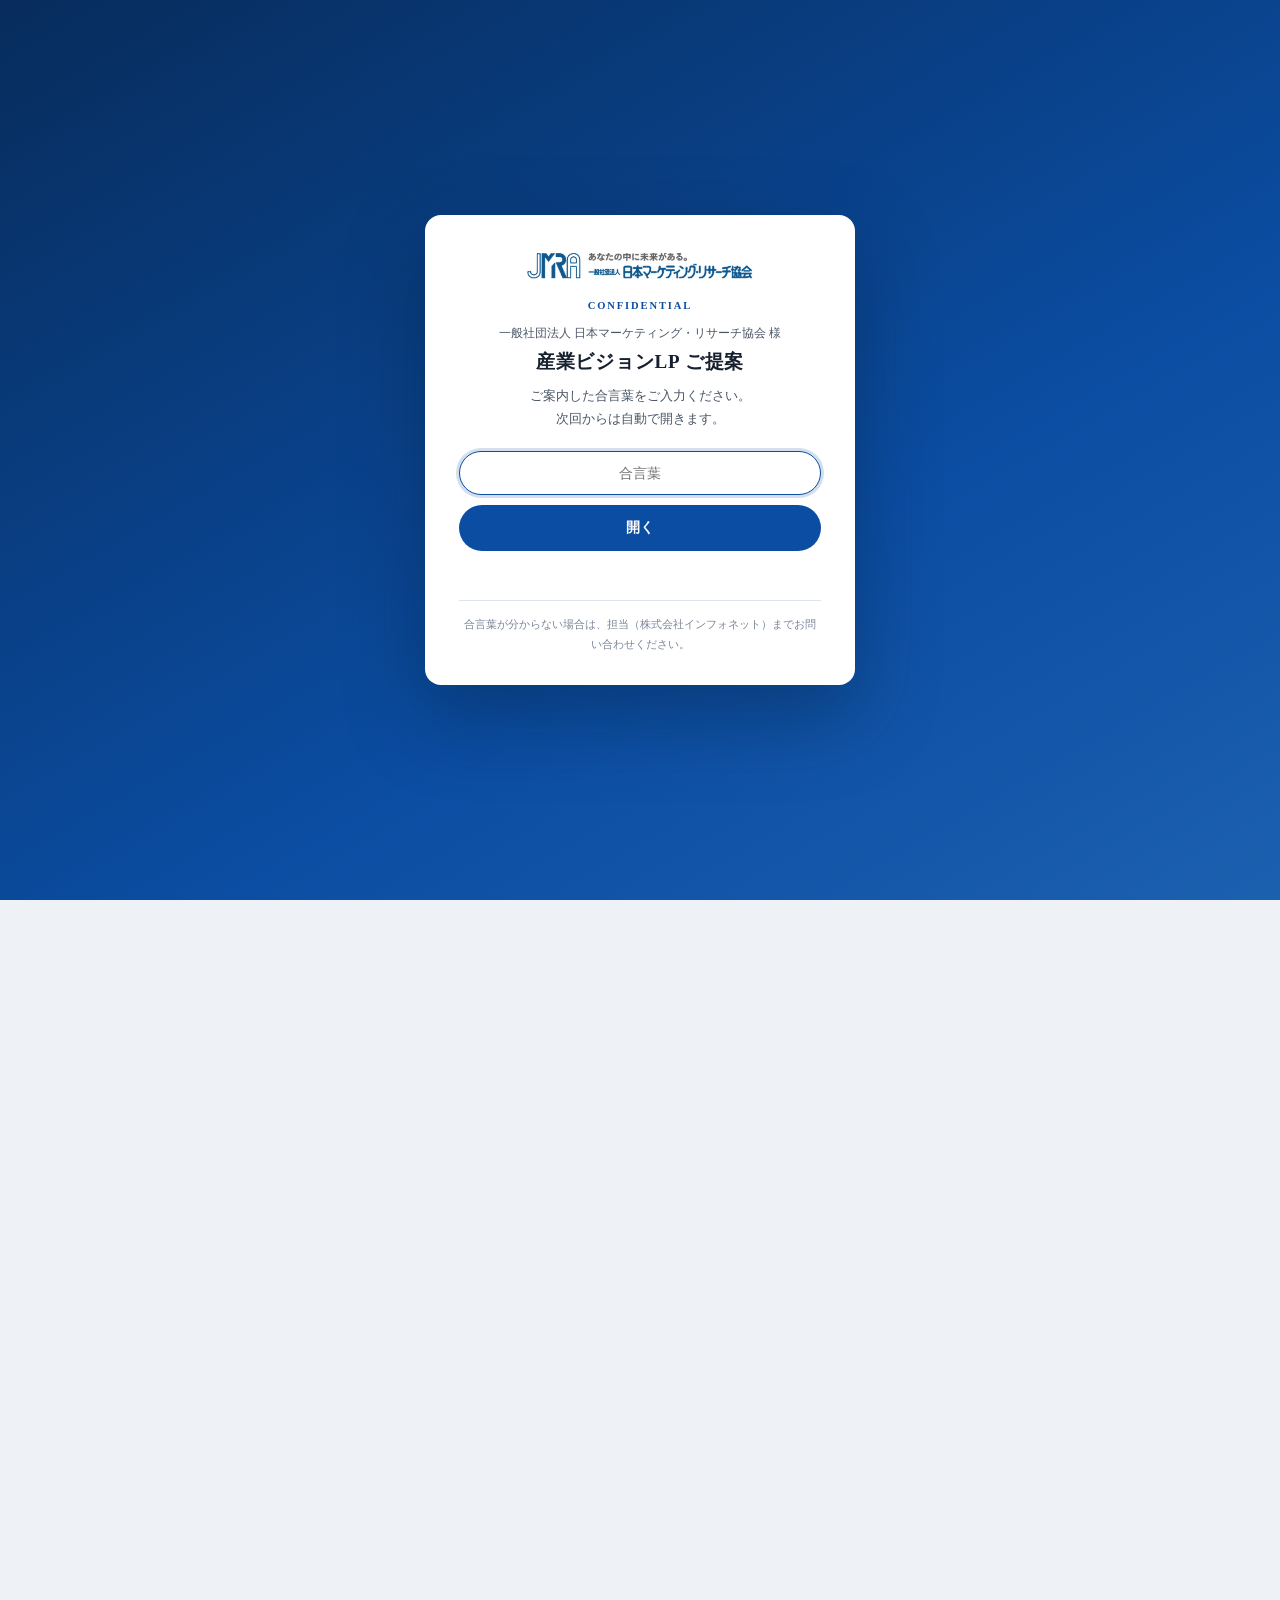
<file: 日本マーケティング・リサーチ協会_ワイヤーフレーム.html>
<!DOCTYPE html>
<html lang="ja" class="gate-on">
<head>
<meta name="robots" content="noindex, nofollow">
<meta charset="UTF-8">
<meta name="viewport" content="width=device-width, initial-scale=1.0">
<title>JMRA 産業ビジョンLP ワイヤーフレーム（PC/SP）</title>
<style>
  :root{
    --ink:#16202E; --sub:#6b7480; --navy:#0B4DA2; --navy-d:#072C5C; --accent:#FF7A2F;
    --line:#DCE3EC; --bg:#eef1f6; --paper:#ffffff; --wire:#e4e8ef; --wire-line:#c6cede; --wire-txt:#7b8494;
  }
  *{margin:0;padding:0;box-sizing:border-box;}
  body{font-family:"Noto Sans JP","Yu Gothic",sans-serif;color:var(--ink);background:var(--bg);line-height:1.7;}
  .wrap{max-width:1180px;margin:0 auto;padding:40px 24px 90px;}
  /* doc header */
  header.doc{border-bottom:3px solid var(--navy);padding-bottom:20px;margin-bottom:26px;}
  .doc .en{color:var(--navy);font-size:12px;letter-spacing:.25em;font-weight:700;}
  .doc h1{font-size:25px;margin-top:6px;line-height:1.45;}
  .doc .meta{color:var(--sub);font-size:12.5px;margin-top:9px;}
  /* memo */
  .memo{background:var(--paper);border:1px solid var(--line);border-left:5px solid var(--accent);border-radius:10px;padding:18px 22px;margin-bottom:20px;font-size:13px;}
  .memo h3{font-size:14px;color:var(--navy);margin-bottom:8px;}
  .memo dl{display:grid;grid-template-columns:130px 1fr;gap:4px 14px;}
  .memo dt{font-weight:700;color:var(--navy-d);}
  .memo dd{color:#374151;}
  .legend{display:flex;flex-wrap:wrap;gap:14px;background:var(--paper);border:1px solid var(--line);border-radius:10px;padding:12px 18px;font-size:12px;margin-bottom:34px;color:var(--sub);}
  .legend b{color:var(--ink);}
  .chip{display:inline-block;background:var(--wire);border:1px dashed var(--wire-line);border-radius:4px;padding:0 8px;color:var(--wire-txt);font-weight:600;font-size:11px;}
  /* device columns */
  .devs{display:grid;grid-template-columns:1fr 340px;gap:26px;align-items:start;}
  @media(max-width:900px){.devs{grid-template-columns:1fr;}}
  .dev-label{font-size:11.5px;font-weight:700;letter-spacing:.15em;color:var(--navy);margin-bottom:8px;}
  .browser{background:var(--paper);border:1px solid var(--line);border-radius:12px;overflow:hidden;box-shadow:0 4px 18px rgba(20,40,80,.06);}
  .bar{height:34px;background:#f0f2f6;border-bottom:1px solid var(--line);display:flex;align-items:center;gap:6px;padding:0 12px;}
  .bar i{width:10px;height:10px;border-radius:50%;background:#cfd6e2;display:inline-block;}
  .bar .url{margin-left:10px;font-size:11px;color:#9aa4b2;font-family:Consolas,monospace;}
  .phone{max-width:340px;border:10px solid #cbd2de;border-radius:30px;overflow:hidden;background:var(--paper);}
  .phone .notch{height:22px;background:#cbd2de;}
  /* wire primitives */
  .wire-box{background:var(--wire);border:1px dashed var(--wire-line);border-radius:8px;min-height:120px;display:grid;place-items:center;color:var(--wire-txt);font-size:12px;font-weight:600;text-align:center;padding:10px;}
  .wire-box.sm{min-height:70px;}
  .wire-box.img{background:repeating-linear-gradient(135deg,#e4e8ef,#e4e8ef 10px,#dde2ec 10px,#dde2ec 20px);}
  .barline{height:12px;background:#dde2ec;border-radius:6px;margin:6px 0;}
  .barline.s{width:55%;} .barline.m{width:78%;} .barline.xs{width:35%;}
  .btnw{display:inline-flex;align-items:center;justify-content:center;min-height:38px;padding:0 20px;border-radius:999px;border:1.5px solid var(--navy);color:var(--navy);font-size:12px;font-weight:700;background:#fff;}
  .btnw.fill{background:var(--accent);border-color:var(--accent);color:#fff;}
  .lbl{font-size:10px;font-weight:700;letter-spacing:.12em;color:var(--accent);text-transform:uppercase;}
  .h2w{font-size:19px;font-weight:700;margin:2px 0 4px;}
  .h2w.pc{font-size:22px;}
  /* wf section (PC) */
  .wf{padding:20px 22px;border-bottom:1px dashed var(--wire-line);}
  .wf:last-child{border-bottom:0;}
  .wf.hero{background:linear-gradient(135deg,#0B4DA2,#0a49c6);color:#fff;}
  .wf.hero .lbl{color:#ffcfa3;}
  .wf.hero .barline{background:rgba(255,255,255,.35);}
  .wf.services{background:#eef2fb;}
  .grid3{display:grid;grid-template-columns:repeat(3,1fr);gap:10px;}
  .grid4{display:grid;grid-template-columns:repeat(4,1fr);gap:8px;}
  .grid2{display:grid;grid-template-columns:1fr 1fr;gap:12px;}
  .filters{display:flex;flex-wrap:wrap;gap:6px;margin:8px 0;}
  .tabw{font-size:11px;border:1px solid var(--wire-line);border-radius:999px;padding:3px 12px;background:#fff;color:#5a6675;}
  .tabw.on{background:var(--navy);color:#fff;border-color:var(--navy);}
  .sortw{margin-left:auto;font-size:11px;border:1px solid var(--wire-line);border-radius:6px;padding:3px 10px;background:#fff;color:#5a6675;}
  .card{border:1px solid var(--wire-line);border-radius:8px;padding:10px;background:#fff;}
  .card .barline{background:#e6eaf2;}
  .card.dark{background:#08307e;border-color:#0a49c6;}
  .card.dark .barline{background:rgba(255,255,255,.35);}
  .matrix{display:grid;grid-template-columns:1fr 1fr;gap:8px;}
  .quad{border:1px solid var(--wire-line);border-radius:8px;min-height:82px;display:grid;place-items:center;background:#fff;color:var(--wire-txt);font-size:11px;font-weight:700;text-align:center;padding:8px;}
  /* annotation */
  .note{background:#fff8f2;border:1px solid #ffd9b8;border-radius:8px;padding:10px 14px;font-size:12px;color:#7a4a1e;margin:10px 0 4px;}
  .note b{color:var(--accent-dark,#c24f00);}
  .secblock{background:var(--paper);border:1px solid var(--line);border-radius:12px;margin-bottom:22px;overflow:hidden;}
  .secblock > .cap{display:flex;align-items:center;gap:10px;background:#f5f7fb;border-bottom:1px solid var(--line);padding:9px 16px;font-size:13px;font-weight:700;color:var(--navy);}
  .secblock > .cap .no{background:var(--navy);color:#fff;border-radius:50%;width:22px;height:22px;display:grid;place-items:center;font-size:12px;}
  .secbody{padding:14px 16px;}
  /* footer wf */
  .footw{background:#0e1930;color:#9aa8c0;padding:18px 22px;font-size:11px;}
  .footw .grid4 .wire-box{background:#16233f;border-color:#2b3a5c;color:#6f80a0;}
  footer.doc{margin-top:56px;padding-top:16px;border-top:1px solid var(--line);color:#9aa4b2;font-size:11.5px;display:flex;justify-content:space-between;flex-wrap:wrap;gap:8px;}
  .navw{display:flex;align-items:center;gap:14px;padding:12px 16px;border-bottom:1px solid var(--line);background:#fff;font-size:11px;color:#5a6675;}
  .navw .logo{font-weight:800;color:var(--navy);font-size:14px;}
  .navw .gnav{display:flex;gap:12px;margin-left:8px;flex-wrap:wrap;}
  .navw .srch{margin-left:auto;border:1px solid var(--wire-line);border-radius:999px;padding:3px 12px;color:#9aa4b2;}
</style>
</head>
<body>
<!-- ============================================================================
     合言葉ゲート（自己完結ブロック）
     ----------------------------------------------------------------------------
     ・GitHub Pages は静的配信のため Basic認証が使えない。社内標準の「合言葉ゲート」で覆う。
     ・合言葉は平文で置かず SHA-256 のハッシュのみを持つ（ソースを見ても文字列は読めない）。
     ・一度入れれば localStorage に記録し、次回から自動で開く。
     ・ローカル（127.0.0.1 / localhost / file://）では検証・撮影のため自動で解除する。
     ※ 静的サイトのクライアント側ゲートのため、これは「覗き見防止」であり
       アクセス制御ではない。URLと合言葉の取り扱いは通常どおりご注意ください。
     ============================================================================ -->
<style>
html.gate-on,html.gate-on body{overflow:hidden !important;height:100%;}
#jmGate{position:fixed;inset:0;z-index:99999;display:flex;align-items:center;justify-content:center;
  padding:24px;background:linear-gradient(150deg,#072C5C 0%,#0B4DA2 62%,#1C60B0 100%);
  font-family:"Noto Sans JP","Yu Gothic Medium","Yu Gothic","Hiragino Kaku Gothic ProN",sans-serif;}
html:not(.gate-on) #jmGate{display:none;}
#jmGate .jg-box{width:min(430px,100%);background:#fff;border:none;border-radius:16px;padding:38px 34px 30px;
  box-shadow:0 30px 80px rgba(5,29,61,.4);text-align:center;margin:0;}
#jmGate .jg-lg{height:26px;width:auto;margin:0 auto 18px;display:block;}
#jmGate .jg-en{display:block;font-family:"Libre Baskerville","Times New Roman",serif;font-size:10.5px;
  font-weight:700;letter-spacing:.18em;color:#0B4DA2;background:none;padding:0;margin:0;}
#jmGate .jg-org{font-size:12px;line-height:1.7;color:#4A5666;margin-top:8px;}
#jmGate h1{font-family:"BIZ UDPMincho","Yu Mincho","Hiragino Mincho ProN",serif;
  font-size:19px;line-height:1.55;margin:4px 0 8px;color:#16202E;font-weight:700;letter-spacing:.04em;}
#jmGate p{font-size:12.5px;line-height:1.85;color:#4A5666;margin-bottom:20px;}
#jmGate form{display:flex;flex-direction:column;gap:10px;}
#jmGate input{border:1.5px solid #DCE3EC;border-radius:999px;padding:13px 20px;font-size:14px;
  text-align:center;font-family:inherit;color:#16202E;}
#jmGate input:focus{outline:none;border-color:#0B4DA2;box-shadow:0 0 0 3px rgba(11,77,162,.18);}
#jmGate button{border:none;border-radius:999px;padding:14px;font-size:14px;font-weight:700;
  background:#0B4DA2;color:#fff;cursor:pointer;font-family:inherit;transition:background .2s;}
#jmGate button:hover{background:#093C7E;}
#jmGate .jg-err{color:#C0392B;font-size:12.5px;margin-top:12px;min-height:19px;}
#jmGate .jg-note{font-size:11px;color:#7A8698;margin:18px 0 0;background:none;border:none;
  border-top:1px solid #DCE3EC;border-radius:0;padding:14px 0 0;line-height:1.8;text-align:center;}
</style>

<div id="jmGate" role="dialog" aria-modal="true" aria-label="合言葉の入力">
  <div class="jg-box">
    <img class="jg-lg" src="images/logo_jmra.png" alt="" onerror="this.style.display='none'">
    <div class="jg-en">CONFIDENTIAL</div>
    <div class="jg-org">一般社団法人 日本マーケティング・リサーチ協会 様</div>
    <h1>産業ビジョンLP ご提案</h1>
    <p>ご案内した合言葉をご入力ください。<br>次回からは自動で開きます。</p>
    <form id="jmGateForm" autocomplete="off">
      <input type="password" id="jmGatePass" placeholder="合言葉" aria-label="合言葉" autocomplete="current-password">
      <button type="submit">開く</button>
    </form>
    <div class="jg-err" id="jmGateErr" role="alert"></div>
    <div class="jg-note">合言葉が分からない場合は、担当（株式会社インフォネット）までお問い合わせください。</div>
  </div>
</div>

<script>
(function(){
  var HASH = 'a7b425549e834b906061779c946e3e9fddd5a3e487f3b2570d9313a42aded3bf';
  var KEY  = 'jmra_vision_gate';
  var html = document.documentElement;
  var host = location.hostname;
  var local = (host === '127.0.0.1' || host === 'localhost' || host === '');

  function open_(){ html.classList.remove('gate-on'); }

  /* ローカル（検証・スクリーンショット撮影）では素通し */
  if (local) { open_(); return; }
  try { if (localStorage.getItem(KEY) === HASH) { open_(); return; } } catch (e) {}

  async function sha256(t){
    var b = new TextEncoder().encode(t);
    var d = await crypto.subtle.digest('SHA-256', b);
    return Array.prototype.map.call(new Uint8Array(d), function(x){
      return ('0' + x.toString(16)).slice(-2);
    }).join('');
  }

  var form = document.getElementById('jmGateForm');
  var input = document.getElementById('jmGatePass');
  var err = document.getElementById('jmGateErr');

  form.addEventListener('submit', function(ev){
    ev.preventDefault();
    err.textContent = '';
    var v = (input.value || '').trim();
    if (!v) { err.textContent = '合言葉をご入力ください。'; return; }
    /* crypto.subtle は https / localhost でのみ使える。使えない環境では入力を弾かない設計にはしない。 */
    if (!(window.crypto && crypto.subtle)) { err.textContent = 'この環境では確認できませんでした。'; return; }
    sha256(v).then(function(h){
      if (h === HASH) {
        try { localStorage.setItem(KEY, HASH); } catch (e) {}
        open_();
      } else {
        err.textContent = '合言葉が違うようです。';
        input.value = ''; input.focus();
      }
    }).catch(function(){ err.textContent = '確認できませんでした。'; });
  });

  setTimeout(function(){ try{ input.focus(); }catch(e){} }, 60);
})();
</script>
<!-- ===================== 合言葉ゲート ここまで ===================== -->



<div class="wrap">

<header class="doc">
  <div class="en">WIREFRAME &nbsp;/&nbsp; PC &amp; SP</div>
  <h1>一般社団法人 日本マーケティング・リサーチ協会（JMRA）様<br>産業ビジョン ランディングページ（LP）　ワイヤーフレーム（案）</h1>
  <div class="meta">2026年8月23日｜株式会社インフォネット（制作パートナー：株式会社ITLINE）｜サイトマップ「産業ビジョンLP（5セクション）」に準拠</div>
</header>

<!-- 要件メモ -->
<div class="memo">
  <h3>提案デザインメモ（このワイヤーの前提）</h3>
  <dl>
    <dt>現行サイト</dt><dd>https://www.jmra-net.or.jp/ （現行CMS：infoCMS。本LPを新規1ページとして追加）</dd>
    <dt>お客様の要望</dt><dd>UIに動きのある静的1ページのLP。将来的にDB設置→その内容をLPへ反映（今回はその足がかり）</dd>
    <dt>こだわり①</dt><dd>クリックで<b>ソート／絞り込み</b>が効く動き（＝③支援実績事例セクションに集約）</dd>
    <dt>こだわり②</dt><dd>将来の追加改修時に<b>トンマナを揃えられる</b>設計（事例・サービスカードを繰り返しコンポーネント化）</dd>
    <dt>作業分担</dt><dd>ワイヤー・HTML・文章は<b>JMRA様がご提供</b>／当社は<b>デザインとモックアップ</b>を担当（本WFは構成合意用の設計図）</dd>
    <dt>トンマナ参照</dt><dd>紺 <b>#0B4DA2</b>／オレンジ <b>#FF7A2F</b>／白背景／和文=游ゴシック・Noto Sans JP（現行サイト踏襲）</dd>
    <dt>画像</dt><dd>現サイトから抽出した画像をデザイン案に活用（本WFでは <span class="chip">画像</span> のwire-boxで位置のみ提示）</dd>
    <dt>納期</dt><dd>2026年9月中 ／ 次アクション：8/26(水)16:00 打合せ（委員より動きの詳細を確認）</dd>
  </dl>
</div>

<div class="legend">
  <span><span class="chip">wire-box</span> <b>画像・未確定要素</b>の枠（位置のみ提示）</span>
  <span><span class="btnw" style="min-height:24px;padding:0 12px;font-size:11px;">ボタン</span> CTA・操作要素</span>
  <span>本WFはレイアウト設計図。<b>実データ・文章はJMRA様提供</b>を流し込む前提</span>
</div>

<div class="devs">
  <!-- ===== PC 列 ===== -->
  <div>
    <div class="dev-label">■ PC版（コンテナ1180px）</div>
    <div class="browser">
      <div class="bar"><i></i><i></i><i></i><span class="url">https://www.jmra-net.or.jp/industry-vision/</span></div>

      <!-- header/nav -->
      <div class="navw">
        <span class="logo">JMRA</span>
        <span class="gnav"><span>JMRAのご紹介</span><span>会員について</span><span>入会案内</span><span>綱領</span><span>委員会</span><span>事業活動</span></span>
        <span class="srch">🔍 サイト内検索</span>
      </div>

      <!-- ① hero -->
      <div class="wf hero">
        <div class="lbl">HERO / FIRST VIEW</div>
        <div class="h2w pc">「調べる」から、<br>「意思をつくる」へ。</div>
        <div class="barline m"></div><div class="barline s"></div>
        <div style="margin-top:12px;display:flex;gap:10px;">
          <span class="btnw fill">加盟社の事例を見る</span>
          <span class="btnw" style="border-color:#fff;color:#fff;background:transparent;">資料をダウンロード</span>
        </div>
        <div class="wire-box img" style="margin-top:14px;min-height:110px;background:repeating-linear-gradient(135deg,#0a49c6,#0a49c6 10px,#0e56e0 10px,#0e56e0 20px);color:#cfe0ff;border-color:#2b6bff;">背景ビジュアル（現サイト抽出画像／リサーチをイメージ）</div>
      </div>

      <!-- ② vision -->
      <div class="wf">
        <div class="lbl">VISION</div>
        <div class="h2w">産業ビジョンが目指すもの</div>
        <div class="barline m"></div><div class="barline s"></div>
        <div class="matrix" style="margin-top:10px;">
          <div class="quad">予測をつくる</div>
          <div class="quad">カタチをつくる</div>
          <div class="quad">問いをつくる</div>
          <div class="quad">共通価値をつくる</div>
        </div>
        <div style="font-size:10px;color:var(--wire-txt);text-align:center;margin-top:6px;">▲ 視野の広がりを示す4象限マトリクス図</div>
      </div>

      <!-- ③ cases -->
      <div class="wf">
        <div class="lbl">CASES &nbsp;— 動きの主役</div>
        <div class="h2w">加盟各社の支援実績事例 <span style="font-size:13px;color:var(--sub);">36件</span></div>
        <div class="filters">
          <span class="tabw on">すべて</span><span class="tabw">消費財</span><span class="tabw">金融</span><span class="tabw">流通</span><span class="tabw">公共</span><span class="tabw">医療</span>
          <span class="sortw">並べ替え：新着順 ▾</span>
        </div>
        <div class="grid3">
          <div class="card"><div class="barline xs"></div><div class="barline"></div><div class="barline s"></div></div>
          <div class="card"><div class="barline xs"></div><div class="barline"></div><div class="barline s"></div></div>
          <div class="card"><div class="barline xs"></div><div class="barline"></div><div class="barline s"></div></div>
          <div class="card"><div class="barline xs"></div><div class="barline"></div><div class="barline s"></div></div>
          <div class="card"><div class="barline xs"></div><div class="barline"></div><div class="barline s"></div></div>
          <div class="card"><div class="barline xs"></div><div class="barline"></div><div class="barline s"></div></div>
        </div>
        <div style="text-align:center;margin-top:10px;"><span class="btnw">もっと見る（残り30件）</span></div>
      </div>

      <!-- ④ services -->
      <div class="wf services">
        <div class="lbl">SERVICES</div>
        <div class="h2w">加盟各社の推奨サービス <span style="font-size:13px;color:var(--sub);">12件</span></div>
        <div class="grid4" style="margin-top:10px;">
          <div class="card dark"><div class="barline xs"></div><div class="barline"></div></div>
          <div class="card dark"><div class="barline xs"></div><div class="barline"></div></div>
          <div class="card dark"><div class="barline xs"></div><div class="barline"></div></div>
          <div class="card dark"><div class="barline xs"></div><div class="barline"></div></div>
          <div class="card dark"><div class="barline xs"></div><div class="barline"></div></div>
          <div class="card dark"><div class="barline xs"></div><div class="barline"></div></div>
          <div class="card dark"><div class="barline xs"></div><div class="barline"></div></div>
          <div class="card dark"><div class="barline xs"></div><div class="barline"></div></div>
        </div>
      </div>

      <!-- ⑤ CTA -->
      <div class="wf" style="text-align:center;">
        <div class="lbl">CONTACT / DOWNLOAD</div>
        <div class="h2w">掲載・ご相談につながる資料をご用意しています</div>
        <div class="barline s" style="margin:6px auto;"></div>
        <div style="margin-top:10px;display:flex;gap:10px;justify-content:center;">
          <span class="btnw fill">資料をダウンロード</span>
          <span class="btnw">お問い合わせ</span>
        </div>
      </div>

      <!-- footer -->
      <div class="footw">
        <div class="grid4">
          <div class="wire-box sm">サイトマップ</div>
          <div class="wire-box sm">各種ポリシー</div>
          <div class="wire-box sm">SNS / Pマーク</div>
          <div class="wire-box sm">Copyright</div>
        </div>
      </div>
    </div>
  </div>

  <!-- ===== SP 列 ===== -->
  <div>
    <div class="dev-label">■ SP版（375px）</div>
    <div class="phone">
      <div class="notch"></div>
      <!-- sp header -->
      <div class="navw" style="padding:8px 12px;">
        <span class="logo" style="font-size:13px;">JMRA</span>
        <span class="srch" style="margin-left:auto;">☰</span>
      </div>
      <!-- hero -->
      <div class="wf hero" style="padding:16px 14px;">
        <div class="lbl">HERO</div>
        <div class="h2w" style="font-size:17px;">「調べる」から、「意思をつくる」へ。</div>
        <div class="barline m"></div>
        <div style="margin-top:10px;display:grid;gap:8px;">
          <span class="btnw fill" style="width:100%;">事例を見る</span>
          <span class="btnw" style="width:100%;border-color:#fff;color:#fff;background:transparent;">資料DL</span>
        </div>
      </div>
      <!-- vision -->
      <div class="wf" style="padding:16px 14px;">
        <div class="lbl">VISION</div>
        <div class="h2w" style="font-size:16px;">産業ビジョンが目指すもの</div>
        <div class="matrix" style="grid-template-columns:1fr 1fr;margin-top:8px;">
          <div class="quad" style="min-height:56px;">予測</div>
          <div class="quad" style="min-height:56px;">カタチ</div>
          <div class="quad" style="min-height:56px;">問い</div>
          <div class="quad" style="min-height:56px;">共通価値</div>
        </div>
      </div>
      <!-- cases -->
      <div class="wf" style="padding:16px 14px;">
        <div class="lbl">CASES</div>
        <div class="h2w" style="font-size:16px;">支援実績事例 36件</div>
        <div class="filters" style="overflow-x:auto;flex-wrap:nowrap;">
          <span class="tabw on">すべて</span><span class="tabw">消費財</span><span class="tabw">金融</span><span class="tabw">流通</span>
        </div>
        <div class="sortw" style="display:inline-block;margin:4px 0;">並べ替え：新着順 ▾</div>
        <div style="display:grid;gap:8px;">
          <div class="card"><div class="barline xs"></div><div class="barline"></div><div class="barline s"></div></div>
          <div class="card"><div class="barline xs"></div><div class="barline"></div><div class="barline s"></div></div>
        </div>
        <div style="text-align:center;margin-top:8px;"><span class="btnw" style="width:100%;">もっと見る</span></div>
      </div>
      <!-- services -->
      <div class="wf services" style="padding:16px 14px;">
        <div class="lbl">SERVICES</div>
        <div class="h2w" style="font-size:16px;">推奨サービス 12件</div>
        <div style="display:grid;gap:8px;margin-top:8px;">
          <div class="card dark"><div class="barline xs"></div><div class="barline"></div></div>
          <div class="card dark"><div class="barline xs"></div><div class="barline"></div></div>
        </div>
      </div>
      <!-- cta -->
      <div class="wf" style="padding:16px 14px;text-align:center;">
        <div class="lbl">CONTACT</div>
        <div class="h2w" style="font-size:15px;">資料DL・お問い合わせ</div>
        <div style="margin-top:8px;display:grid;gap:8px;">
          <span class="btnw fill" style="width:100%;">資料をダウンロード</span>
          <span class="btnw" style="width:100%;">お問い合わせ</span>
        </div>
      </div>
      <div class="footw" style="padding:14px;"><div class="wire-box sm" style="min-height:50px;background:#16233f;border-color:#2b3a5c;color:#6f80a0;">フッター（サイトマップ／ポリシー／SNS）</div></div>
    </div>
  </div>
</div>

<!-- ===== 設計意図（セクション別） ===== -->
<h2 style="font-size:18px;margin:40px 0 14px;padding-left:12px;border-left:5px solid var(--navy);">セクション構成と設計意図（なぜこの順序・要素か）</h2>

<div class="secblock">
  <div class="cap"><span class="no">1</span>ヒーロー（ファーストビュー）&nbsp;<span style="font-weight:400;color:var(--sub);font-size:11px;">#hero</span></div>
  <div class="secbody">
    <div class="note"><b>意図：</b>キャッチ「『調べる』から、『意思をつくる』へ。」で産業ビジョンの世界観を一瞬で提示。ここで「誰に・何を約束するLPか」を明示し離脱を防ぐ。CTAを2つ（<b>事例を見る＝メイン導線／資料DL＝サブ導線</b>）上部に置き、目的の異なる来訪者を早期に振り分ける。背景は現サイト抽出画像を活用（プレースホルダ枠だけにしない）。</div>
  </div>
</div>

<div class="secblock">
  <div class="cap"><span class="no">2</span>産業ビジョンが目指すもの&nbsp;<span style="font-weight:400;color:var(--sub);font-size:11px;">#vision</span></div>
  <div class="secbody">
    <div class="note"><b>意図：</b>事例の前に「ビジョン＝なぜこの取り組みか」を置き、以降の事例・サービスの意味づけを与える。抽象的な理念を<b>4象限マトリクス図</b>（予測をつくる／カタチをつくる／問いをつくる／共通価値をつくる）で視覚化し、読ませずに直感で伝える。図はデザイン確定時に清書。</div>
  </div>
</div>

<div class="secblock">
  <div class="cap"><span class="no">3</span>加盟各社の支援実績事例（36件）— <span style="color:var(--accent);">動きの主役</span>&nbsp;<span style="font-weight:400;color:var(--sub);font-size:11px;">#cases</span></div>
  <div class="secbody">
    <div class="note"><b>意図：</b>本LP最大の見せ場かつ<b>こだわり①「クリックでソート・絞り込み」</b>の実装箇所。上部に<b>フィルタ（業種・カテゴリのタブ／チップ）</b>、右に<b>ソート（新着順・名称順など）</b>を配置し、36件のカードを絞り込み・並べ替え。1枚のカード＝「企業名・カテゴリ・概要」の繰り返しコンポーネントとし、<b>将来DB化時のデータ1件分</b>の表示単位として今から設計（こだわり②）。「もっと見る」で段階表示し初期表示を軽く。<br><span style="color:#a86a2e;">※フィルタ軸・ソートキー・件数は8/26打合せで委員より確定。</span></div>
  </div>
</div>

<div class="secblock">
  <div class="cap"><span class="no">4</span>加盟各社の推奨サービス（12件）&nbsp;<span style="font-weight:400;color:var(--sub);font-size:11px;">#services</span></div>
  <div class="secbody">
    <div class="note"><b>意図：</b>事例で関心が高まった来訪者に、具体的な「頼れるサービス」を提示し行動につなげる。事例（白背景）と<b>配色を反転（紺背景カード）</b>してリズムを付け、セクションの切り替わりを明確化。カードは事例同様の繰り返しコンポーネントで、将来のサービスDBへそのまま拡張できる構造。</div>
  </div>
</div>

<div class="secblock">
  <div class="cap"><span class="no">5</span>資料ダウンロード／お問い合わせ CTA&nbsp;<span style="font-weight:400;color:var(--sub);font-size:11px;">#contact</span></div>
  <div class="secbody">
    <div class="note"><b>意図：</b>読み終えた温度の高い来訪者を確実にコンバージョンさせる末尾CTA。<b>資料DL（情報収集段階）</b>と<b>お問い合わせ（相談段階）</b>を併置し、検討度合いに応じて選べるようにする。既存の問い合わせフォームへ連携。ヒーローのCTAと対で上下2箇所に配置し取りこぼしを防ぐ。</div>
  </div>
</div>

<div class="memo" style="border-left-color:var(--navy);">
  <h3>全体の設計方針（補足）</h3>
  <dl>
    <dt>順序の根拠</dt><dd>「世界観（誰に）→ 理念（なぜ）→ 実績（証拠）→ サービス（手段）→ 行動（CTA）」の順で、納得感を積み上げてコンバージョンに着地させる王道フロー。</dd>
    <dt>動き（JS）</dt><dd>フィルタ／ソートはページ内で完結する静的実装（将来DB版でも同じ操作感になる共通仕様）。スクロール追従で②〜⑤へ飛べるアンカーナビも検討。</dd>
    <dt>トンマナ統一</dt><dd>カード・ボタン・見出し様式をデザインルール化し、将来のDB化ページでも同じ見た目を再現できるようにする（こだわり②）。</dd>
    <dt>レスポンシブ</dt><dd>PCの3〜4カラムはSPで1カラムに再構成。フィルタは横スクロールのチップ、CTAは全幅ボタンに。</dd>
  </dl>
</div>

<footer class="doc">
  <span>一般社団法人 日本マーケティング・リサーチ協会（JMRA）様　産業ビジョンLP ワイヤーフレーム（案）</span>
  <span>© infoNet inc. All Rights Reserved.　CONFIDENTIAL</span>
</footer>
</div>
</body>
</html>
</file>
